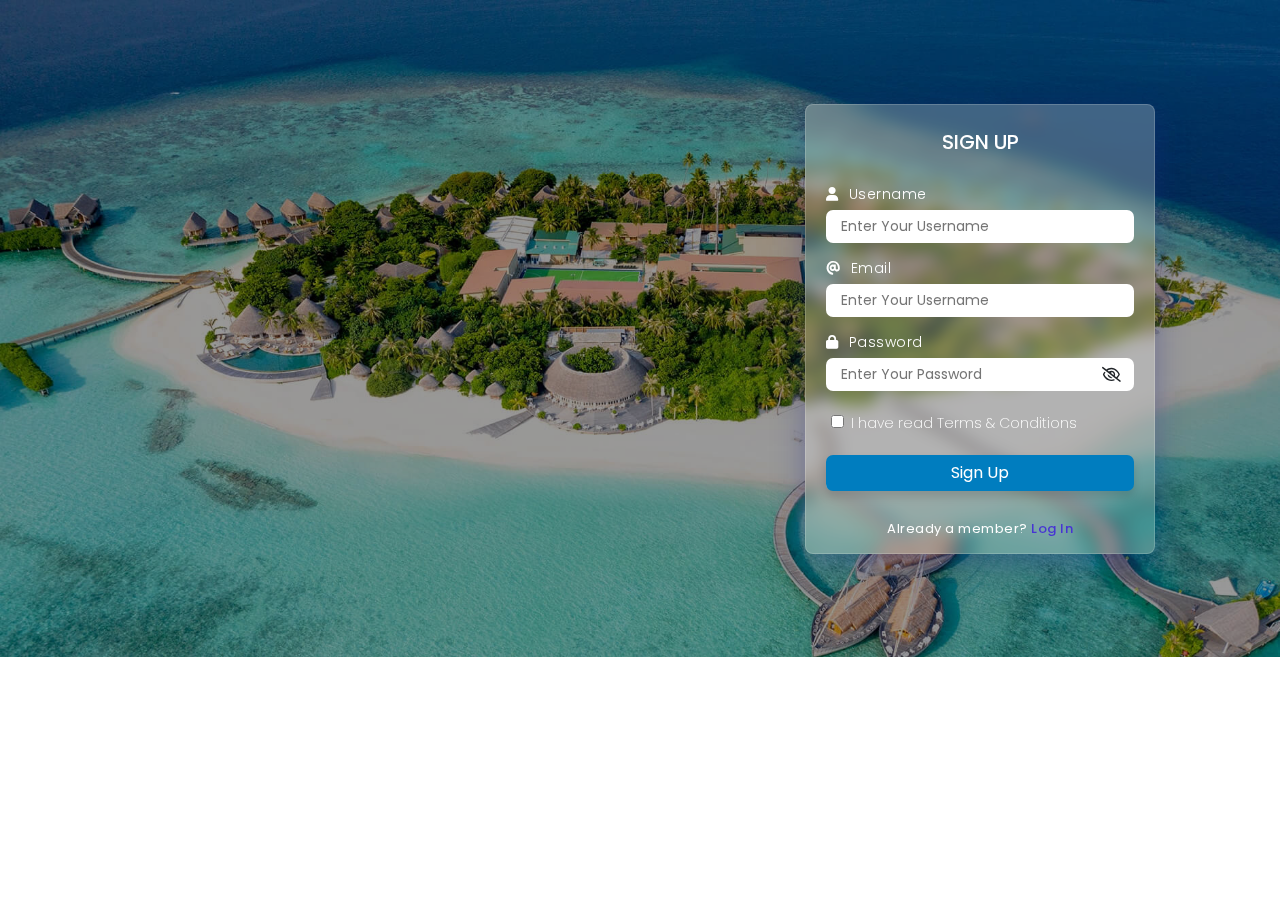
<file: signup.html>
<!DOCTYPE html>
<html lang="en">

<head>
    <meta charset="UTF-8">
    <meta http-equiv="X-UA-Compatible" content="IE=edge">
    <meta name="viewport" content="width=device-width, initial-scale=1.0">
    <title>Travelex - A Travel Booking Agency</title>

    <!-- Favicon -->
    <link rel="shortcut icon" href="Images/favicon.png" type="image/x-icon">

    <!-- icons -->
    <link rel="stylesheet" href="/Css/all.min.css">

    <!-- Bootstrap -->
    <link href="https://cdn.jsdelivr.net/npm/bootstrap@5.0.2/dist/css/bootstrap.min.css" rel="stylesheet"
        integrity="sha384-EVSTQN3/azprG1Anm3QDgpJLIm9Nao0Yz1ztcQTwFspd3yD65VohhpuuCOmLASjC" crossorigin="anonymous">
    
    <link rel="stylesheet" href="/Css/animate.min.css">

    <link rel="stylesheet" href="https://cdn.jsdelivr.net/npm/bootstrap-icons@1.3.0/font/bootstrap-icons.css" />
    <link rel="stylesheet" href="https://stackpath.bootstrapcdn.com/bootstrap/4.3.1/css/bootstrap.min.css"
        integrity="sha384-ggOyR0iXCbMQv3Xipma34MD+dH/1fQ784/j6cY/iJTQUOhcWr7x9JvoRxT2MZw1T" crossorigin="anonymous">

    <!-- Style -->
    <link rel="stylesheet" href="./Css/style.css">

</head>

<body class="">
    <!-- loader -->
    <!-- <div class="loader-main" id="loader">
        <img src="../Images/loader.gif" alt="">
    </div> -->
    <!-- animate__animated animate__zoomIn animate__delay-1s -->
    <!-- loader -->

    <div class="signUp_main">
        <form action="" id="form">
            <div class="overlay"></div>
            <div class="login-bg">
                <h3>SIGN UP</h3>
                <div class="email-sec">
                    <label for=""><i class="fa-solid fa-user label-icon"></i>Username</label>
                    <input type="text" name="" id="username" placeholder="Enter Your Username">
                </div>
                <div class="email-sec">
                    <label for=""><i class="fa-solid fa-at label-icon"></i>Email</label>
                    <input type="email" name="" id="username" placeholder="Enter Your Username">
                </div>
                <div class="email-sec">
                    <label for=""><i class="fa-solid fa-lock label-icon"></i>Password</label>
                    <input type="password" name="password" id="password" placeholder="Enter Your Password">
                    <i class="fa-regular fa-eye-slash" id="togglePassword"></i>
                </div>
                <div class="form-check">
                    <input class="form-check-input" type="checkbox" value="" id="hobbys">
                    <label class="form-check-label" for="flexCheckDefault">
                        I have read Terms & Conditions
                    </label>
                </div>
                <div class="login-btn-main">
                    <a href="./Pages/index.html"
                        class="login-btn d-flex align-items-center justify-content-center position-relative">Sign Up</a>
                </div>
                <div class="already-account">
                    Already a member?
                    <a href="login.html">Log In</a>
                </div>
            </div>
        </form>
    </div>

    <!-- Bootstrap -->
    <script src="https://cdn.jsdelivr.net/npm/bootstrap@5.0.2/dist/js/bootstrap.bundle.min.js"
        integrity="sha384-MrcW6ZMFYlzcLA8Nl+NtUVF0sA7MsXsP1UyJoMp4YLEuNSfAP+JcXn/tWtIaxVXM"
        crossorigin="anonymous"></script>

    <!-- jQuery -->
    <script src="./Js/jquery-3.6.0.min.js"></script>

    <!-- js -->
    <script src="./Js/custom.js"></script>

</body>

</html>
</file>
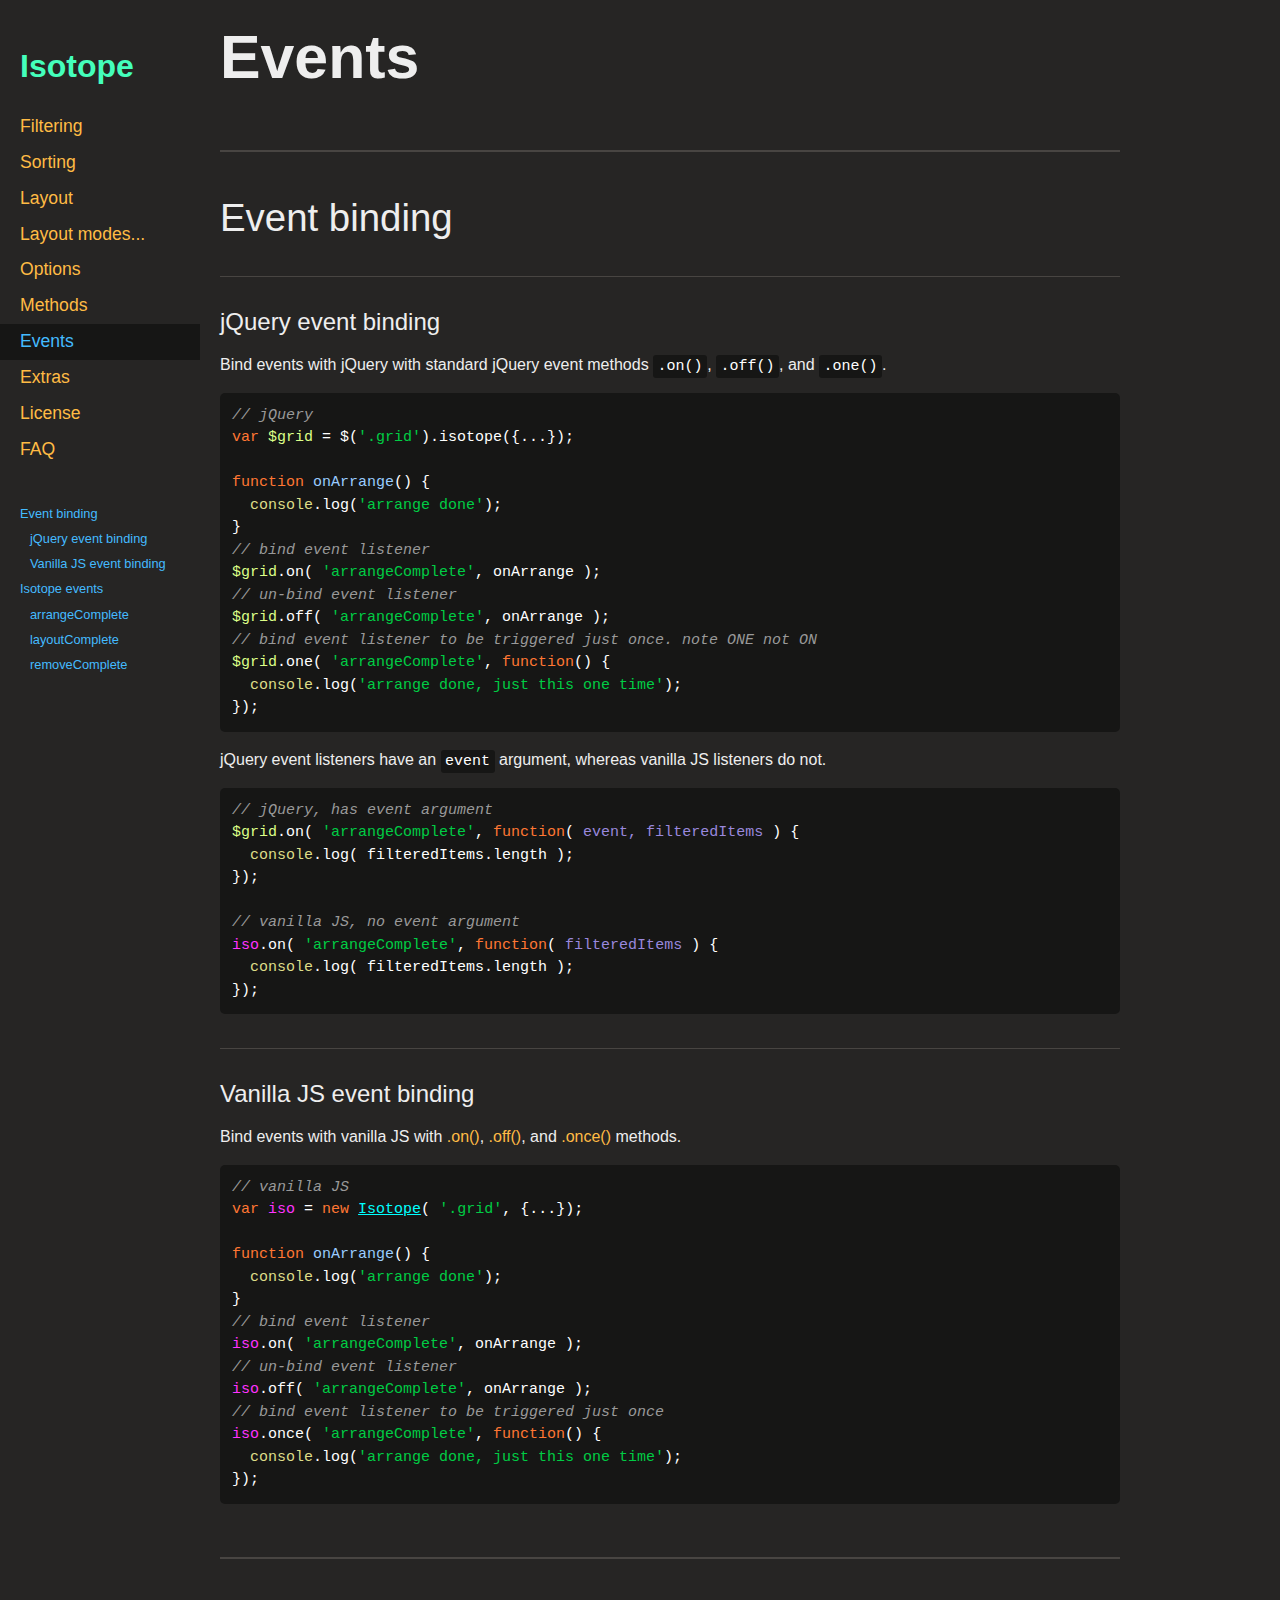
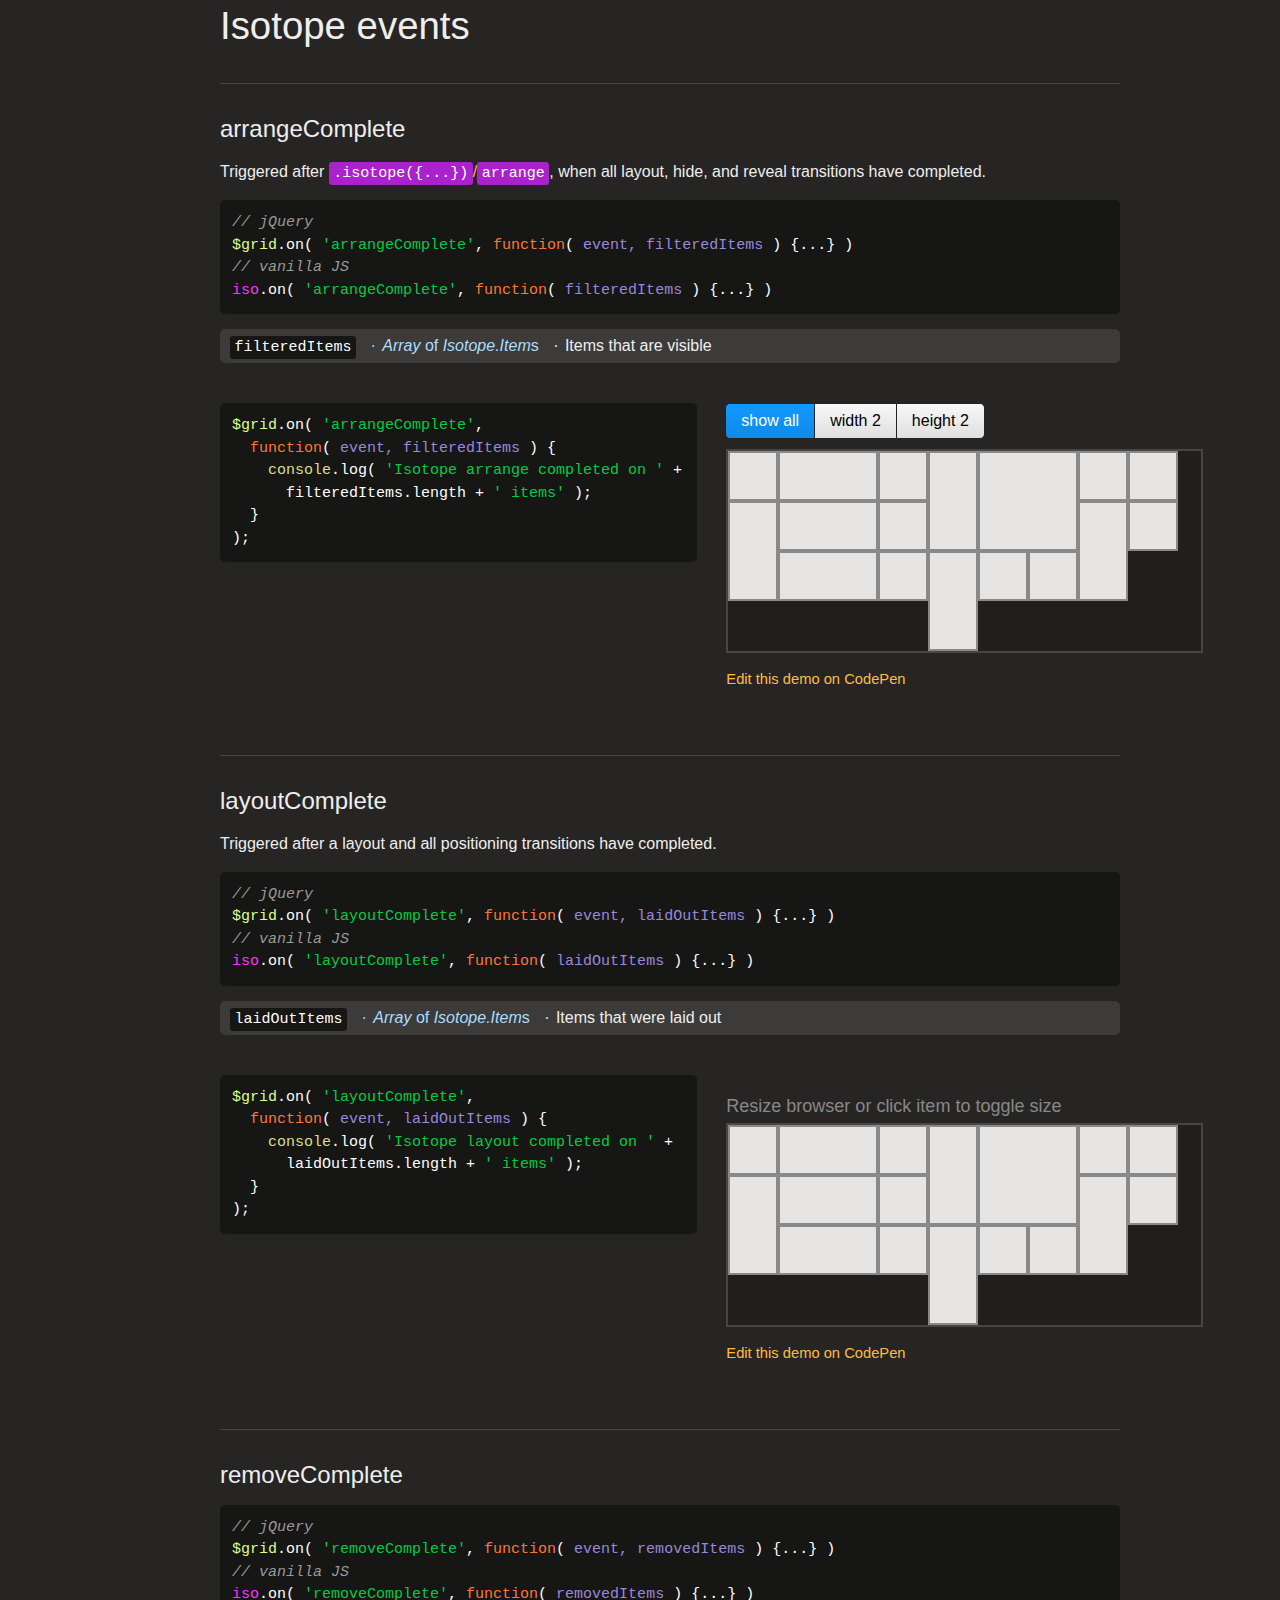
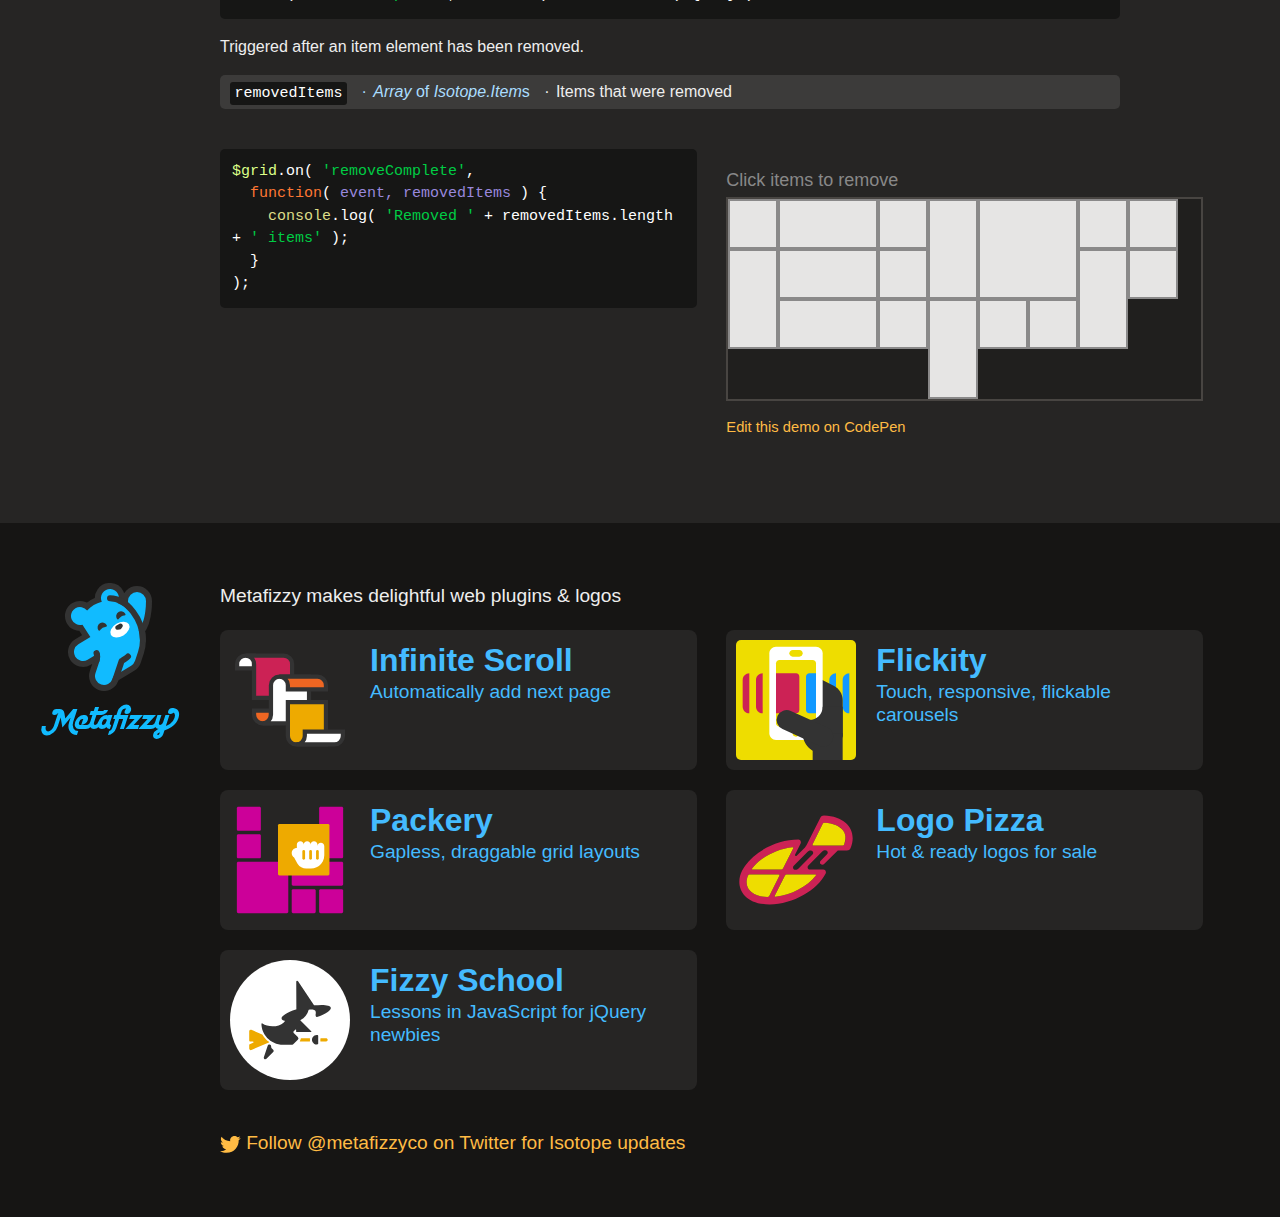
<file: isotope-docs/events.html>
<!doctype html>
<html class="export" lang="en">
<head>
  <meta charset="utf-8">
  <meta name="viewport" content="width=device-width">
  <meta name="description" content="Filter &amp; sort magical layouts">

  <title>Isotope &#xB7; Events</title>

    <!-- Isotope does not require any CSS files -->
    <link rel="stylesheet" href="css/isotope-docs.css?6" media="screen">

  <meta name="twitter:card" content="summary">
  <meta name="twitter:site" content="@metafizzyco">
  <meta name="twitter:url" content="https://isotope.metafizzy.co/events.html">
  <meta name="twitter:title" content="Isotope Events">
  <meta name="twitter:description" content="Filter &amp; sort magical layouts">

</head>
<body class="page--events">


  <div class="nav">
    <h1 class="nav__title"><a href=".">Isotope</a></h1>
  
    <ol class="site-nav">
      <li class="site-nav__item site-nav__item--filtering">
        <a class="site-nav__item__link" href="filtering.html">Filtering</a></li>
      <li class="site-nav__item site-nav__item--sorting">
        <a class="site-nav__item__link" href="sorting.html">Sorting</a></li>
      <li class="site-nav__item site-nav__item--layout ">
        <a class="site-nav__item__link" href="layout.html">Layout</a>
      </li>
      <li class="site-nav__item site-nav__item--layout-modes sub-nav-parent">
        <a class="site-nav__item__link" href="layout-modes.html">Layout modes</a>
        <ul class="sub-nav">
            <li class="sub-nav__item sub-nav__item--masonry">
              <a class="sub-nav__item__link" href="layout-modes/masonry.html">masonry</a></li>
            <li class="sub-nav__item sub-nav__item--fitrows">
              <a class="sub-nav__item__link" href="layout-modes/fitrows.html">fitRows</a></li>
            <li class="sub-nav__item sub-nav__item--vertical">
              <a class="sub-nav__item__link" href="layout-modes/vertical.html">vertical</a></li>
            <li class="sub-nav__item sub-nav__item--packery">
              <a class="sub-nav__item__link" href="layout-modes/packery.html">packery</a></li>
            <li class="sub-nav__item sub-nav__item--cellsbyrow">
              <a class="sub-nav__item__link" href="layout-modes/cellsbyrow.html">cellsByRow</a></li>
            <li class="sub-nav__item sub-nav__item--masonryhorizontal">
              <a class="sub-nav__item__link" href="layout-modes/masonryhorizontal.html">masonryHorizontal</a></li>
            <li class="sub-nav__item sub-nav__item--fitcolumns">
              <a class="sub-nav__item__link" href="layout-modes/fitcolumns.html">fitColumns</a></li>
            <li class="sub-nav__item sub-nav__item--cellsbycolumn">
              <a class="sub-nav__item__link" href="layout-modes/cellsbycolumn.html">cellsByColumn</a></li>
            <li class="sub-nav__item sub-nav__item--horiz">
              <a class="sub-nav__item__link" href="layout-modes/horiz.html">horiz</a></li>
        </ul>
      </li>
      <li class="site-nav__item site-nav__item--options">
        <a class="site-nav__item__link" href="options.html">Options</a></li>
      <li class="site-nav__item site-nav__item--methods">
        <a class="site-nav__item__link" href="methods.html">Methods</a></li>
      <li class="site-nav__item site-nav__item--events">
        <a class="site-nav__item__link" href="events.html">Events</a></li>
      <li class="site-nav__item site-nav__item--extras">
        <a class="site-nav__item__link" href="extras.html">Extras</a></li>
      <li class="site-nav__item site-nav__item--license">
        <a class="site-nav__item__link" href="license.html">License</a></li>
      <li class="site-nav__item site-nav__item--faq">
        <a class="site-nav__item__link" href="faq.html">FAQ</a></li>
    </ol>
  
    <ul class="page-nav" data-js="page-nav">
<li class="page-nav__item page-nav__item--h2"><a href="#event-binding">Event binding</a></li>
<li class="page-nav__item page-nav__item--h3"><a href="#jquery-event-binding">jQuery event binding</a></li>
<li class="page-nav__item page-nav__item--h3"><a href="#vanilla-js-event-binding">Vanilla JS event binding</a></li>
<li class="page-nav__item page-nav__item--h2"><a href="#isotope-events">Isotope events</a></li>
<li class="page-nav__item page-nav__item--h3"><a href="#arrangecomplete">arrangeComplete</a></li>
<li class="page-nav__item page-nav__item--h3"><a href="#layoutcomplete">layoutComplete</a></li>
<li class="page-nav__item page-nav__item--h3"><a href="#removecomplete">removeComplete</a></li>
</ul>
  </div>


  <div id="content" class="main">
    <div class="container">
        <h1>Events</h1>



<h2 id="event-binding">Event binding</h2>


<h3 id="jquery-event-binding">jQuery event binding</h3>


<p>Bind events with jQuery with standard jQuery event methods <code>.on()</code>, <code>.off()</code>, and <code>.one()</code>.</p>

<pre><code class="js"><span class="comment">// jQuery</span>
<span class="keyword">var</span> <span class="jquery_var">$grid</span> = $(<span class="string">&apos;.grid&apos;</span>).isotope({...});

<span class="function"><span class="keyword">function</span> <span class="title">onArrange</span>(<span class="params"></span>) </span>{
  <span class="built_in">console</span>.log(<span class="string">&apos;arrange done&apos;</span>);
}
<span class="comment">// bind event listener</span>
<span class="jquery_var">$grid</span>.on( <span class="string">&apos;arrangeComplete&apos;</span>, onArrange );
<span class="comment">// un-bind event listener</span>
<span class="jquery_var">$grid</span>.off( <span class="string">&apos;arrangeComplete&apos;</span>, onArrange );
<span class="comment">// bind event listener to be triggered just once. note ONE not ON</span>
<span class="jquery_var">$grid</span>.one( <span class="string">&apos;arrangeComplete&apos;</span>, <span class="function"><span class="keyword">function</span>(<span class="params"></span>) </span>{
  <span class="built_in">console</span>.log(<span class="string">&apos;arrange done, just this one time&apos;</span>);
});
</code></pre>

<p>jQuery event listeners have an <code>event</code> argument, whereas vanilla JS listeners do not.</p>

<pre><code class="js"><span class="comment">// jQuery, has event argument</span>
<span class="jquery_var">$grid</span>.on( <span class="string">&apos;arrangeComplete&apos;</span>, <span class="function"><span class="keyword">function</span>(<span class="params"> event, filteredItems </span>) </span>{
  <span class="built_in">console</span>.log( filteredItems.length );
});

<span class="comment">// vanilla JS, no event argument</span>
<span class="isotope_var">iso</span>.on( <span class="string">&apos;arrangeComplete&apos;</span>, <span class="function"><span class="keyword">function</span>(<span class="params"> filteredItems </span>) </span>{
  <span class="built_in">console</span>.log( filteredItems.length );
});
</code></pre>


<h3 id="vanilla-js-event-binding">Vanilla JS event binding</h3>

<p>Bind events with vanilla JS with <a href="methods.html#on">.on()</a>, <a href="methods.html#off">.off()</a>, and <a href="methods.html#once">.once()</a> methods.</p>

<pre><code class="js"><span class="comment">// vanilla JS</span>
<span class="keyword">var</span> <span class="isotope_var">iso</span> = <span class="keyword">new</span> <span class="isotope_keyword">Isotope</span>( <span class="string">&apos;.grid&apos;</span>, {...});

<span class="function"><span class="keyword">function</span> <span class="title">onArrange</span>(<span class="params"></span>) </span>{
  <span class="built_in">console</span>.log(<span class="string">&apos;arrange done&apos;</span>);
}
<span class="comment">// bind event listener</span>
<span class="isotope_var">iso</span>.on( <span class="string">&apos;arrangeComplete&apos;</span>, onArrange );
<span class="comment">// un-bind event listener</span>
<span class="isotope_var">iso</span>.off( <span class="string">&apos;arrangeComplete&apos;</span>, onArrange );
<span class="comment">// bind event listener to be triggered just once</span>
<span class="isotope_var">iso</span>.once( <span class="string">&apos;arrangeComplete&apos;</span>, <span class="function"><span class="keyword">function</span>(<span class="params"></span>) </span>{
  <span class="built_in">console</span>.log(<span class="string">&apos;arrange done, just this one time&apos;</span>);
});
</code></pre>


<h2 id="isotope-events">Isotope events</h2>


<h3 id="arrangecomplete">arrangeComplete</h3>

<p>Triggered after <a href="methods.html#arrange-isotope"><code>.isotope({...})</code>/<code>arrange</code></a>, when all layout, hide, and reveal transitions have completed.</p>

<pre><code class="js"><span class="comment">// jQuery</span>
<span class="jquery_var">$grid</span>.on( <span class="string">&apos;arrangeComplete&apos;</span>, <span class="function"><span class="keyword">function</span>(<span class="params"> event, filteredItems </span>) </span>{...} )
<span class="comment">// vanilla JS</span>
<span class="isotope_var">iso</span>.on( <span class="string">&apos;arrangeComplete&apos;</span>, <span class="function"><span class="keyword">function</span>(<span class="params"> filteredItems </span>) </span>{...} )
</code></pre>

<p class="variable">
  <code class="variable__code">filteredItems</code>
  <span class="variable__type"><i>Array</i> of <i>Isotope.Item</i>s</span>
  <span class="variable__description">Items that are visible</span>
</p>

<div class="duo example">
  <div class="duo__cell example__code">
<pre><code class="js"><span class="jquery_var">$grid</span>.on( <span class="string">&apos;arrangeComplete&apos;</span>,
  <span class="function"><span class="keyword">function</span>(<span class="params"> event, filteredItems </span>) </span>{
    <span class="built_in">console</span>.log( <span class="string">&apos;Isotope arrange completed on &apos;</span> +
      filteredItems.length + <span class="string">&apos; items&apos;</span> );
  }
);
</code></pre>
  </div>
  <div class="duo__cell example__demo" data-js="arrange-complete">
    <div class="button-group js-radio-button-group">
      <button class="button is-checked" data-filter="*">show all</button>
      <button class="button" data-filter=".grid-item--width2">width 2</button>
      <button class="button" data-filter=".grid-item--height2">height 2</button>
    </div>
    <div class="grid">
      <div class="grid-item"></div>
      <div class="grid-item grid-item--width2"></div>
      <div class="grid-item"></div>
      <div class="grid-item grid-item--height2"></div>
      <div class="grid-item grid-item--width2 grid-item--height2"></div>
      <div class="grid-item"></div>
      <div class="grid-item"></div>
      <div class="grid-item grid-item--height2"></div>
      <div class="grid-item grid-item--width2"></div>
      <div class="grid-item"></div>
      <div class="grid-item grid-item--height2"></div>
      <div class="grid-item"></div>
      <div class="grid-item grid-item--width2"></div>
      <div class="grid-item"></div>
      <div class="grid-item grid-item--height2"></div>
      <div class="grid-item"></div>
      <div class="grid-item"></div>
    </div>
    <p class="edit-demo">
        <a href="https://codepen.io/desandro/pen/pvXxRN">Edit this demo on CodePen</a>
    </p>
  </div>
</div>


<h3 id="layoutcomplete">layoutComplete</h3>

<p>Triggered after a layout and all positioning transitions have completed.</p>


<pre><code class="js"><span class="comment">// jQuery</span>
<span class="jquery_var">$grid</span>.on( <span class="string">&apos;layoutComplete&apos;</span>, <span class="function"><span class="keyword">function</span>(<span class="params"> event, laidOutItems </span>) </span>{...} )
<span class="comment">// vanilla JS</span>
<span class="isotope_var">iso</span>.on( <span class="string">&apos;layoutComplete&apos;</span>, <span class="function"><span class="keyword">function</span>(<span class="params"> laidOutItems </span>) </span>{...} )
</code></pre>

<p class="variable">
  <code class="variable__code">laidOutItems</code>
  <span class="variable__type"><i>Array</i> of <i>Isotope.Item</i>s</span>
  <span class="variable__description">Items that were laid out</span>
</p>

<div class="duo example">
  <div class="duo__cell example__code">
<pre><code class="js"><span class="jquery_var">$grid</span>.on( <span class="string">&apos;layoutComplete&apos;</span>,
  <span class="function"><span class="keyword">function</span>(<span class="params"> event, laidOutItems </span>) </span>{
    <span class="built_in">console</span>.log( <span class="string">&apos;Isotope layout completed on &apos;</span> +
      laidOutItems.length + <span class="string">&apos; items&apos;</span> );
  }
);
</code></pre>
  </div>
  <div class="duo__cell example__demo" data-js="layout-complete">
    <p class="instruction">Resize browser or click item to toggle size</p>
    <div class="grid  grid--clickable">
      <div class="grid-item"></div>
      <div class="grid-item grid-item--width2"></div>
      <div class="grid-item"></div>
      <div class="grid-item grid-item--height2"></div>
      <div class="grid-item grid-item--width2 grid-item--height2"></div>
      <div class="grid-item"></div>
      <div class="grid-item"></div>
      <div class="grid-item grid-item--height2"></div>
      <div class="grid-item grid-item--width2"></div>
      <div class="grid-item"></div>
      <div class="grid-item grid-item--height2"></div>
      <div class="grid-item"></div>
      <div class="grid-item grid-item--width2"></div>
      <div class="grid-item"></div>
      <div class="grid-item grid-item--height2"></div>
      <div class="grid-item"></div>
      <div class="grid-item"></div>
    </div>
    <p class="edit-demo">
        <a href="https://codepen.io/desandro/pen/scajv">Edit this demo on CodePen</a>
    </p>
  </div>
</div>


<h3 id="removecomplete">removeComplete</h3>

<pre><code class="js"><span class="comment">// jQuery</span>
<span class="jquery_var">$grid</span>.on( <span class="string">&apos;removeComplete&apos;</span>, <span class="function"><span class="keyword">function</span>(<span class="params"> event, removedItems </span>) </span>{...} )
<span class="comment">// vanilla JS</span>
<span class="isotope_var">iso</span>.on( <span class="string">&apos;removeComplete&apos;</span>, <span class="function"><span class="keyword">function</span>(<span class="params"> removedItems </span>) </span>{...} )
</code></pre>

<p>Triggered after an item element has been removed.</p>

<p class="variable">
  <code class="variable__code">removedItems</code>
  <span class="variable__type"><i>Array</i> of <i>Isotope.Item</i>s</span>
  <span class="variable__description">Items that were removed</span>
</p>

<div class="duo example">
  <div class="duo__cell example__code">
<pre><code class="js"><span class="jquery_var">$grid</span>.on( <span class="string">&apos;removeComplete&apos;</span>,
  <span class="function"><span class="keyword">function</span>(<span class="params"> event, removedItems </span>) </span>{
    <span class="built_in">console</span>.log( <span class="string">&apos;Removed &apos;</span> + removedItems.length + <span class="string">&apos; items&apos;</span> );
  }
);
</code></pre>
  </div>
  <div class="duo__cell example__demo" data-js="remove-complete">
    <p class="instruction">Click items to remove</p>
    <div class="grid grid--clickable">
      <div class="grid-item"></div>
      <div class="grid-item grid-item--width2"></div>
      <div class="grid-item"></div>
      <div class="grid-item grid-item--height2"></div>
      <div class="grid-item grid-item--width2 grid-item--height2"></div>
      <div class="grid-item"></div>
      <div class="grid-item"></div>
      <div class="grid-item grid-item--height2"></div>
      <div class="grid-item grid-item--width2"></div>
      <div class="grid-item"></div>
      <div class="grid-item grid-item--height2"></div>
      <div class="grid-item"></div>
      <div class="grid-item grid-item--width2"></div>
      <div class="grid-item"></div>
      <div class="grid-item grid-item--height2"></div>
      <div class="grid-item"></div>
      <div class="grid-item"></div>
    </div>
    <p class="edit-demo">
        <a href="https://codepen.io/desandro/pen/wErky">Edit this demo on CodePen</a>
    </p>
  </div>
</div>


<div class="notification" data-js="notification"></div>

    </div>
  </div>

  <footer class="site-footer">
  
    <div class="container">
  
      <p class="site-footer__copy">Metafizzy makes delightful web plugins &amp; logos</p>
  
      <div class="showcase">
      
        <ul class="showcase-item-list">
      
            <li class="showcase-item">
              <a class="showcase-item__link" href="https://infinite-scroll.com">
                <div class="showcase-item__image">
                    <svg class="infinite-scroll-illo" xmlns="http://www.w3.org/2000/svg" viewbox="0 0 520 520" width="200" height="200">
                      <path class="infinite-scroll-illo__page infinite-scroll-illo__page--back" d="M90,110H10V90c0-22,18-40,40-40h40V110z"/>
                      <path class="infinite-scroll-illo__page infinite-scroll-illo__page--front1" d="M270,90L270,90c0-22-18-40-40-40h0H50h0c22,0,40,18,40,40v0v0v160h180V90z"/>
                      <path class="infinite-scroll-illo__page infinite-scroll-illo__page--front2" d="M170,330v-20H90v20v0c0,22,18,40,40,40h0h40V330z"/>
                      <path class="infinite-scroll-illo__page infinite-scroll-illo__page--back" d="M350,150H210c-22,0-40,18-40,40v140v0c0,22-18,40-40,40h0h220V150z"/>
                      <path class="infinite-scroll-illo__page infinite-scroll-illo__page--front3" d="M430,470V270H250v160c0,22,18,40,40,40H430z"/>
                      <path class="infinite-scroll-illo__page infinite-scroll-illo__page--front2" d="M250,190v20h180v-20c0-22-18-40-40-40H210h0C232,150,250,168,250,190L250,190z"/>
                      <path class="infinite-scroll-illo__page infinite-scroll-illo__page--back" d="M330,410v20v0c0,22-18,40-40,40h0h180c22,0,40-18,40-40v-20H330z"/>
                    </svg>
                </div>
                <div class="showcase-item__text">
                  <h3 class="showcase-item__title">Infinite Scroll</h3>
                  <p class="showcase-item__description">Automatically add next page</p>
                </div>
              </a>
            </li>
      
            <li class="showcase-item">
              <a class="showcase-item__link" href="https://flickity.metafizzy.co">
                <div class="showcase-item__image">
                    <svg class="flickity-illo" xmlns="http://www.w3.org/2000/svg" viewbox="0 0 360 360" width="100" height="100">
                      <path class="flickity-illo__color1" fill="#19F" d="M300 220L300 220c-11 0-20-9-20-20v-80c0-11 9-20 20-20h0V220z"/>
                      <path class="flickity-illo__color1" fill="#19F" d="M340 220L340 220c-11 0-20-9-20-20v-80c0-11 9-20 20-20h0V220z"/>
                      <path class="flickity-illo__color2" fill="#333" d="M320 290V180c0-18-10-35-27-43L240 110v180H320z"/>
                      <path class="flickity-illo__color3" fill="white" d="M240 300H120c-11 0-20-9-20-20V40c0-11 9-20 20-20h120c11 0 20 9 20 20v240C260 291 251 300 240 300z"/>
                      <path class="flickity-illo__color4" fill="#ED0" d="M230 260H130c-6 0-10-5-10-10V70c0-6 5-10 10-10h100c6 0 10 5 10 10v180 C240 256 236 260 230 260z"/>
                      <path class="flickity-illo__color2" fill="#333" d="M260 200h60v81c0 32-26 59-59 59h0c-34 0-61-27-61-61V240h20 C242 240 260 222 260 200L260 200z"/>
                      <path class="flickity-illo__color5" fill="#C25" d="M180 220h-60V100h60c6 0 10 5 10 10v100C190 216 186 220 180 220z"/>
                      <path class="flickity-illo__color1" fill="#19F" d="M240 220h-20c-6 0-10-5-10-10V110c0-6 5-10 10-10h20V220z"/>
                      <rect class="flickity-illo__color2" fill="#333" x="230" y="280" width="90" height="80"/>
                      <circle class="flickity-illo__color4" fill="#ED0" cx="180" cy="280" r="10"/>
                      <line class="flickity-illo__thumb" stroke="#333" stroke-width="60" stroke-linecap="round" x1="262" y1="290" x2="152" y2="240"/>
                      <path class="flickity-illo__color4" fill="#ED0" d="M190 50h-20c-6 0-10-5-10-10v0c0-6 5-10 10-10h20c6 0 10 5 10 10v0C200 46 196 50 190 50z"/>
                      <path class="flickity-illo__color5" fill="#C25" d="M80 220L80 220c-11 0-20-9-20-20v-80c0-11 9-20 20-20h0V220z"/>
                      <path class="flickity-illo__color5" fill="#C25" d="M40 220L40 220c-11 0-20-9-20-20v-80c0-11 9-20 20-20h0V220z"/>
                    </svg>
                </div>
                <div class="showcase-item__text">
                  <h3 class="showcase-item__title">Flickity</h3>
                  <p class="showcase-item__description">Touch, responsive, flickable carousels</p>
                </div>
              </a>
            </li>
      
            <li class="showcase-item">
              <a class="showcase-item__link" href="https://packery.metafizzy.co">
                <div class="showcase-item__image">
                    <svg class="packery-illo" xmlns="http://www.w3.org/2000/svg" viewbox="0 0 700 700" width="100" height="100">
                      <path class="packery-illo__item" fill="#C09" d="M172 180H48c-4 0-8-4-8-8V48c0-4 4-8 8-8h124c4 0 8 4 8 8v124C180 176 176 180 172 180z"/>
                      <path class="packery-illo__item" fill="#C09" d="M172 340H48c-4 0-8-4-8-8V208c0-4 4-8 8-8h124c4 0 8 4 8 8v124C180 336 176 340 172 340z"/>
                      <path class="packery-illo__item" fill="#C09" d="M492 660H368c-4 0-8-4-8-8V528c0-4 4-8 8-8h124c4 0 8 4 8 8v124C500 656 496 660 492 660z"/>
                      <path class="packery-illo__item" fill="#C09" d="M652 660H528c-4 0-8-4-8-8V528c0-4 4-8 8-8h124c4 0 8 4 8 8v124C660 656 656 660 652 660z"/>
                      <path class="packery-illo__item" fill="#C09" d="M652 500H368c-4 0-8-4-8-8V368c0-4 4-8 8-8h284c4 0 8 4 8 8v124C660 496 656 500 652 500z"/>
                      <path class="packery-illo__item" fill="#C09" d="M332 660H48c-4 0-8-4-8-8V368c0-4 4-8 8-8h284c4 0 8 4 8 8v284C340 656 336 660 332 660z"/>
                      <path class="packery-illo__item" fill="#C09" d="M652 340H528c-4 0-8-4-8-8V48c0-4 4-8 8-8h124c4 0 8 4 8 8v284C660 336 656 340 652 340z"/>
                      <path class="packery-illo__draggie" fill="#EA0" d="M572 440H288c-4 0-8-4-8-8V148c0-4 4-8 8-8h284c4 0 8 4 8 8v284C580 436 576 440 572 440z"/>
                      <g>
                        <path class="packery-illo__hand" fill="white" d="M530 250c-11 0-20 9-20 20v-10c0-11-9-20-20-20s-20 9-20 20c0-11-9-20-20-20s-20 9-20 20c0-11-9-20-20-20
                          s-20 9-20 20v20c-17 0-30 13-30 30c0 11 6 20 14 25l19 35c10 18 30 30 51 30h28
                          c43 0 78-35 78-78V270C550 259 541 250 530 250z"/>
                        <line class="packery-illo__hand-line" stroke="#EA0" fill="none" stroke-width="16" stroke-linecap="round" x1="430" y1="300" x2="430" y2="340"/>
                        <line class="packery-illo__hand-line" stroke="#EA0" fill="none" stroke-width="16" stroke-linecap="round" x1="470" y1="300" x2="470" y2="340"/>
                        <line class="packery-illo__hand-line" stroke="#EA0" fill="none" stroke-width="16" stroke-linecap="round" x1="510" y1="300" x2="510" y2="340"/>
                      </g>
                    </svg>
                </div>
                <div class="showcase-item__text">
                  <h3 class="showcase-item__title">Packery</h3>
                  <p class="showcase-item__description">Gapless, draggable grid layouts</p>
                </div>
              </a>
            </li>
      
            <li class="showcase-item">
              <a class="showcase-item__link" href="http://logo.pizza">
                <div class="showcase-item__image">
                    <svg class="logo-pizza-illo" xmlns="http://www.w3.org/2000/svg" viewbox="0 0 700 700" width="100" height="100">
                      <path class="logo-pizza-illo__outline" fill="#C25" d="M513 91c-9-0-17 5-21 12l-80 160c-3 5-6 10-11 15l-47 47
                        c-5 5-12-1-9-7l32-64c5-11-2-23-14-23h-0c-121 0-268 70-327 180
                        C-9 497 35 609 196 609c138 0 279-85 327-180v0c5-11-2-23-14-23h-77c-13 0-19-15-10-24
                        l81-81c5-5 11-8 18-8l0 0c13 0 19 15 10 24L494 354c-6 6-6 14 0 20c3 3 6 4 10 4
                        c4 0 7-1 10-4l80-80h53c9 0 17-5 21-13C707 190 656 97 513 91z M334 281l-59 117
                        c-2 5-7 8-13 8H97c-4 0-6-4-3-7c49-64 143-114 236-124C333 275 335 278 334 281z
                         M70 441c2-4 6-7 10-7h168c4 0 7 4 5 8l-59 118c-2 4-6 6-11 6
                        C106 565 38 521 70 441z M466 441c-49 64-143 114-236 124c-3 0-6-3-4-6l59-117
                        c2-5 7-8 13-8h166C466 434 468 438 466 441z M446 318l-81 81c-5 5-11 8-18 8l0 0
                        c-13 0-19-15-10-24l81-81c5-5 11-8 18-8l0 0C449 294 455 309 446 318z M447 258L506 139
                        c2-4 6-7 11-6c101 7 140 60 114 126c-2 4-6 7-10 7H452C448 266 445 262 447 258z"/>
                      <path class="logo-pizza-illo__slice" fill="#ED0" d="M334 281l-59 117c-2 5-7 8-13 8H97c-4 0-6-4-3-7
                        c49-64 143-114 236-124C333 275 335 278 334 281z"/>
                      <path class="logo-pizza-illo__slice" fill="#ED0" d="M70 441c2-4 6-7 10-7h168c4 0 7 4 5 8l-59 118c-2 4-6 6-11 6
                        C106 565 38 521 70 441z"/>
                      <path class="logo-pizza-illo__slice" fill="#ED0" d="M466 441c-49 64-143 114-236 124c-3 0-6-3-4-6l59-117
                        c2-5 7-8 13-8h166C466 434 468 438 466 441z"/>
                      <path class="logo-pizza-illo__slice" fill="#ED0" d="M447 258L506 139c2-4 6-7 11-6c101 7 140 60 114 126c-2 4-6 7-10 7H452
                        C448 266 445 262 447 258z"/>
                    </svg>
                </div>
                <div class="showcase-item__text">
                  <h3 class="showcase-item__title">Logo Pizza</h3>
                  <p class="showcase-item__description">Hot &amp; ready logos for sale</p>
                </div>
              </a>
            </li>
      
            <li class="showcase-item">
              <a class="showcase-item__link" href="http://fizzy.school">
                <div class="showcase-item__image">
                    <svg class="witchie-logo" xmlns="http://www.w3.org/2000/svg" viewbox="0 0 1000 1000" width="200" height="200">
                      <circle class="witchie-logo__moon" fill="white" cx="500" cy="500" r="500"/>
                      <path class="witchie-logo__broom" fill="#EA0" d="M582 675a35 35 0 0 0 8-20 3 3 0 0 1 3-2h71a3 3 0 0 1 3 3 59 59 0 0 0 0 20 3 3 0 0 1-3 3h-79A3 3 0 0 1 582 675Zm219 4a13 13 0 0 0 13-14c-1-7-7-12-14-12h-44a3 3 0 0 0-3 3v21a3 3 0 0 0 3 3ZM299 660a203 203 0 0 1-27-36 8 8 0 0 0-4-3L178 582a13 13 0 0 0-18 12v77a8 8 0 0 0 8 8h22a5 5 0 0 1 2 10L164 703a8 8 0 0 0-4 7v28a13 13 0 0 0 18 12l146-63a3 3 0 0 0 1-5A197 197 0 0 1 299 660Z"/>
                      <path class="witchie-logo__dress" fill="#333" d="M326 705h4a13 13 0 0 1 13 13v8a13 13 0 0 0 4 9l13 13a13 13 0 0 1 0 19l-56 56c-10 10-26-0-22-13L314 714A13 13 0 0 1 326 705Zm397-79c-27 0-47 26-37 54 3 7 11 16 17 19a42 42 0 0 0 19 5 38 38 0 0 0 7-1 8 8 0 0 0 6-8v-62a8 8 0 0 0-6-8 38 38 0 0 0-7-1M840 397c-3-15-33-23-77-23a521 521 0 0 0-59 4 5 5 0 0 1-5-2L567 177a8 8 0 0 0-7-4 8 8 0 0 0-8 8l1 227a5 5 0 0 1-4 5c-74 24-123 55-119 76 2 8 11 14 26 18a3 3 0 0 1 1 4l-11 11c-20 20-56 30-92 30-31 0-63-8-84-23a5 5 0 0 0-3-1 5 5 0 0 0-5 5c0 78 68 173 183 173h75a10 10 0 0 0 7-3l38-38a16 16 0 0 0 0-23l-34-34a10 10 0 0 1 0-14l15-15a3 3 0 0 1 5 2v15a5 5 0 0 0 5 5H674a4 4 0 0 0 3-7l-90-90a3 3 0 0 1 1-4c34-19 59-49 67-84a3 3 0 0 1 2-2c6-1 12-1 17-1 22 0 37 5 39 14 1 6 3 11 2 17-5 17 1 31 8 31a6 6 0 0 0 2-0C797 448 845 419 840 397Z"/>
                    </svg>
                </div>
                <div class="showcase-item__text">
                  <h3 class="showcase-item__title">Fizzy School</h3>
                  <p class="showcase-item__description">Lessons in JavaScript for jQuery newbies</p>
                </div>
              </a>
            </li>
      
        </ul> 
      
      </div>
  
      <p class="site-footer__copy">
        <a href="https://twitter.com/metafizzyco">
          <svg class="twitter-logo" xmlns="http://www.w3.org/2000/svg" viewbox="0 0 512 512" width="30" height="30">
            <path d="M512 97c-19 8-39 14-60 16 22-13 38-34 46-58-20 12-43 21-67 25-19-19-46-32-77-32-58 0-117 52-102 129-87-4-165-46-216-110-24 40-19 107 32 140-17 0-33-5-48-13v1c0 51 36 93 84 103-15 4-34 5-47 2 13 42 52 72 98 73-47 36-96 49-155 44 46 30 102 47 161 47 197 0 306-168 299-312 20-15 38-34 52-55z"/>
          </svg>
          Follow @metafizzyco on Twitter for Isotope updates
        </a>
      </p>
  
      <div class="mfzy-brand">
        <a class="mfzy-brand__link" href="https://metafizzy.co">
          <svg class="mfzy-logo" xmlns="http://www.w3.org/2000/svg" xmlns:xlink="http://www.w3.org/1999/xlink" viewbox="0 0 144 144" width="36" height="36">
            <title>Metafizzy logo</title>
            <defs>
              <path id="mfzy-logo__body" d="M 120 24 a 12 12 0 0 0-24 0 a 72 72 0 0 1 -1 11
                a 40 40 0 0 0 -13 -8.5 A 12 12 0 1 0 61.1 25.1 c -8 2 -14 6 -19.6 11.6 
                A 12 12 0 1 0 35.3 55.5 L 45.8 72.1 l -16 9.6 A 12 12 0 0 0 42.2 102.3
                L 58 92.8 a 20 20 0 0 1 -0.2 11.9 l -5.2 15.5 a 12 12 0 0 0 22.8 7.6
                l 1.1 -3.3 l 23.7 -14.2 a 12 12 0 0 0 5.2 -6.5 l 4 -12 A 50 50 0 0 0 111.9 76
                a 52 52 0 0 0 -1.6 -12.8 C 115 57 120 44 120 24Z"/>
              <path id="mfzy-logo__eye" d="M 0 6.5 a 6.5 6.5 0 0 1 13 0 c 0 3.5 -3 0.5 -6.5 0.5 s -6.5 3 -6.5 -0.5 Z"/>
              <clippath id="mfzy-logo__body-clip">
                <use xlink:href="#mfzy-logo__body"/>
              </clippath>
            </defs>
            <use class="mfzy-logo__body-outline" xlink:href="#mfzy-logo__body" fill="#333" stroke="#333" stroke-width="16"/>
            <use class="mfzy-logo__body-fill" xlink:href="#mfzy-logo__body"/>
            <g class="mfzy-logo__stripes" clip-path="url(#mfzy-logo__body-clip)">
              <rect fill="#E62" x="16" width="120" height="138"/>
              <path fill="#C25" d="M96 24L16 72V0h80v24z"/>
              <path fill="#EA0" d="M116 70L16 130v-26l95-57 5 23z"/>
              <path fill="#19F" d="M136 138H16v-8l120-72v80z"/>
            </g>
            <path class="mfzy-logo__cut-ins" stroke="#333" fill="none" stroke-linecap="round" stroke-linejoin="round" stroke-width="8" d="M 72 20.4 c 23 0 44 29 44 56
              M 54 103.4 a 16 16 0 0 0 0 -10
              M 96 98 c -2 2 -8 6 -8.5,6 l -8.4 25.1"/>
            <g transform="translate(53 57) rotate(-31)">
              <ellipse class="mfzy-logo__snout" cx="25" cy="21" rx="14" ry="9" fill="#FFF"/>
              <use class="mfzy-logo__feature" xlink:href="#mfzy-logo__eye" fill="#333"/>
              <use class="mfzy-logo__feature" xlink:href="#mfzy-logo__eye" fill="#333" transform="translate(29 0)"/>
              <path class="mfzy-logo__feature" d="M 28.6 14 a 3 3 0 0 1 1.3 5.6 l -2.6 1.2 a 3 3 0 0 1 -2.6 0
                l -2.6 -1.2 a 3 3 0 0 1 1.3 -5.6 Z" fill="#333"/>
            </g>
          </svg>
          <svg class="mfzy-wordmark" xmlns="http://www.w3.org/2000/svg" viewbox="0 0 280 80" fill="none" stroke="#333" width="140" height="40">
            <g transform="skewX(-18)">
              <path stroke-width="8" d="M38 20h6c4 0 7 2 9 6l9 18l12-24h2v22
              a20 22 0 0 0 20 22M48 22v28a12 15 0 0 1-24 0M98 44a6 6 0 0 0 0-12h-2
              a8 10 0 0 0 0 20h14a8 10 0 0 0 8-10M118 12v30a8 10 0 0 0 16 0M150 36
              q-4-4-8-4a8 10 0 1 0 8 10m0-14v14a8 10 0 0 0 8 10M184 20a9 9 0 0 0-18 0
              v34a8 10 0 0 1-8 10M158 32h24v24M190 32h18l-12 20h18M216 32h18l-12 20h18
              a8 10 0 0 0 8-10m0-14v14a8 10 0 0 0 16 0m0-14v38a6 6 0 0 1-12 0
              c0-12 32-8 32-32c0-10-6-16-15-16M108 24h24a6 6 0 0 0 6-6M102 38h-4"/>
              <g stroke-width="6">
                <circle cx="38" cy="22" r="3"/>
                <circle cx="182" cy="20" r="3"/>
                <circle cx="269" cy="20" r="3"/>
              </g>
            </g>
          </svg>
        </a>
      </div>
  
    </div>
  
  </footer>

<!-- Looking for isotope.js? Use isotope.pkgd.min.js -->
<!-- Isotope does NOT require jQuery. But it does make things easier -->
<script src="https://code.jquery.com/jquery-3.1.1.min.js"></script>
<script>window.jQuery || document.write('<script src="js/jquery.min.js"><\/script>')</script>

  <script src="js/isotope-docs.min.js?6"></script>


</body>
</html>
</file>
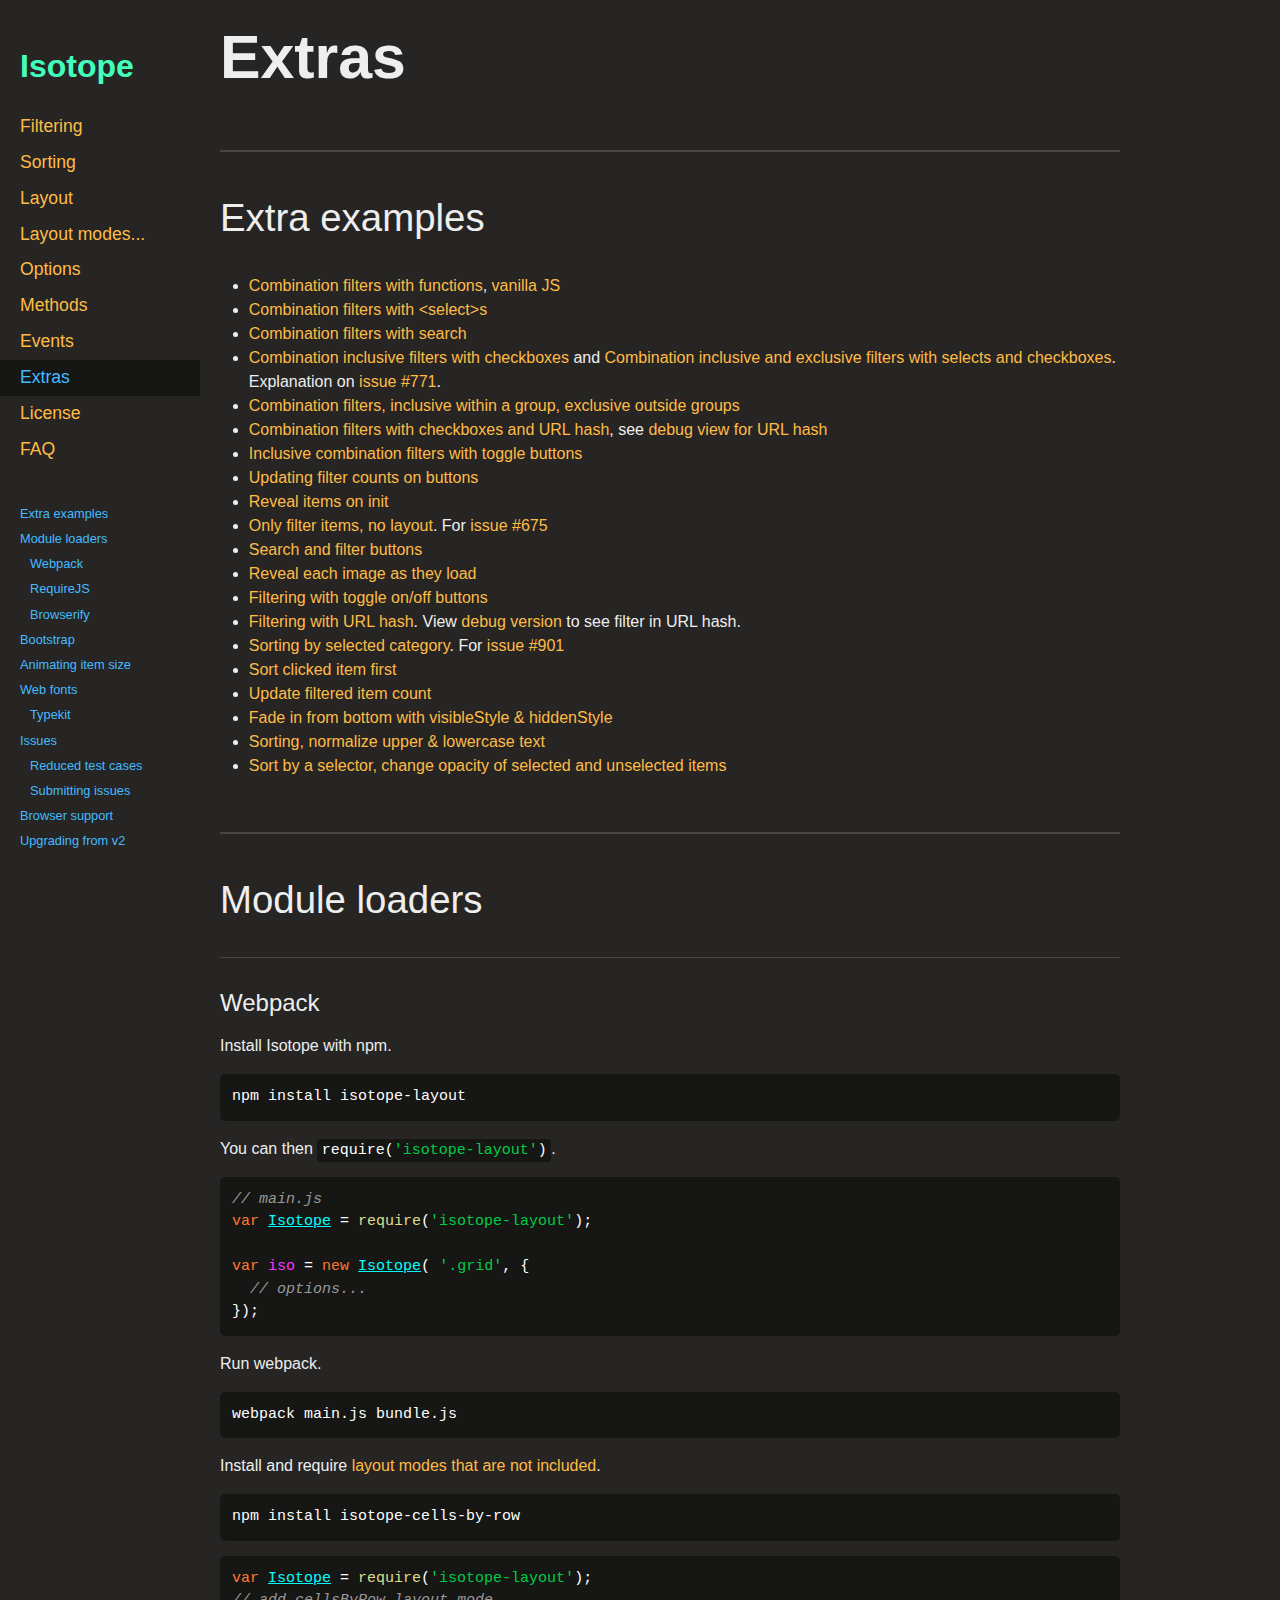
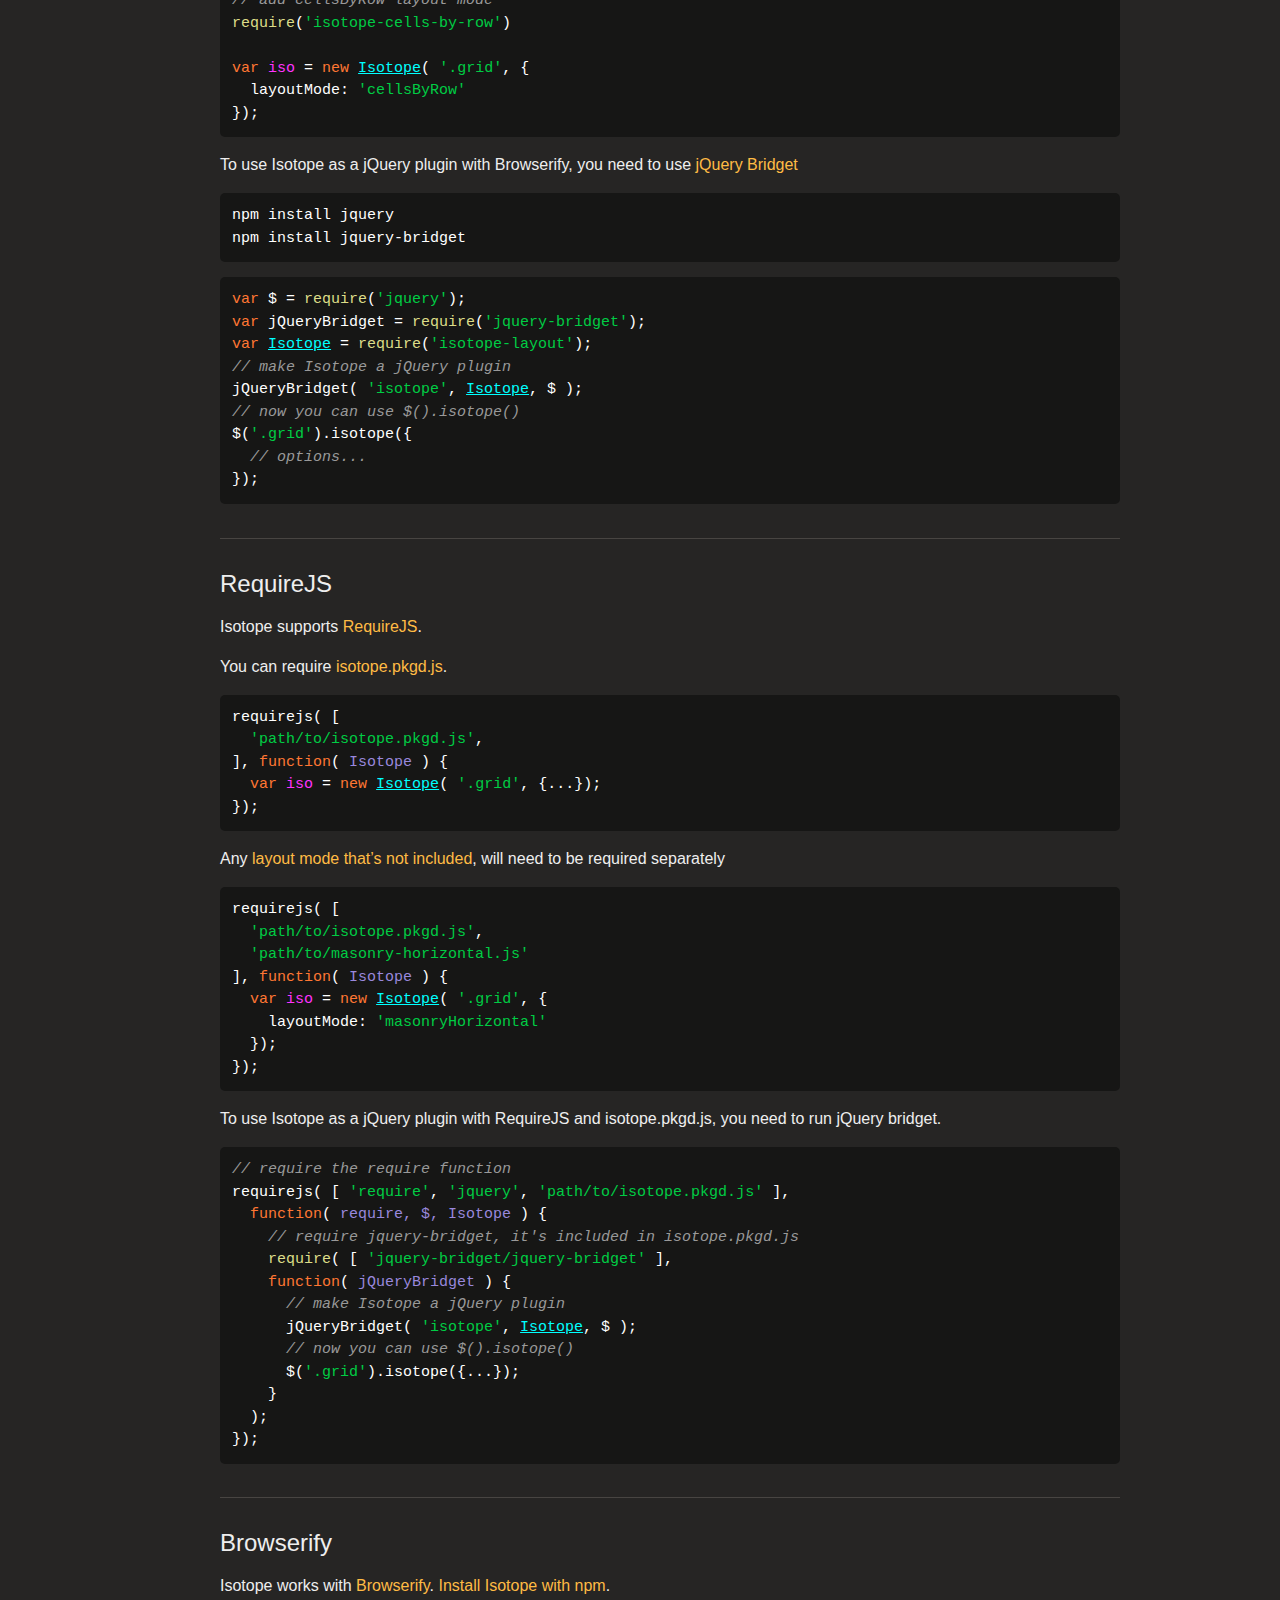
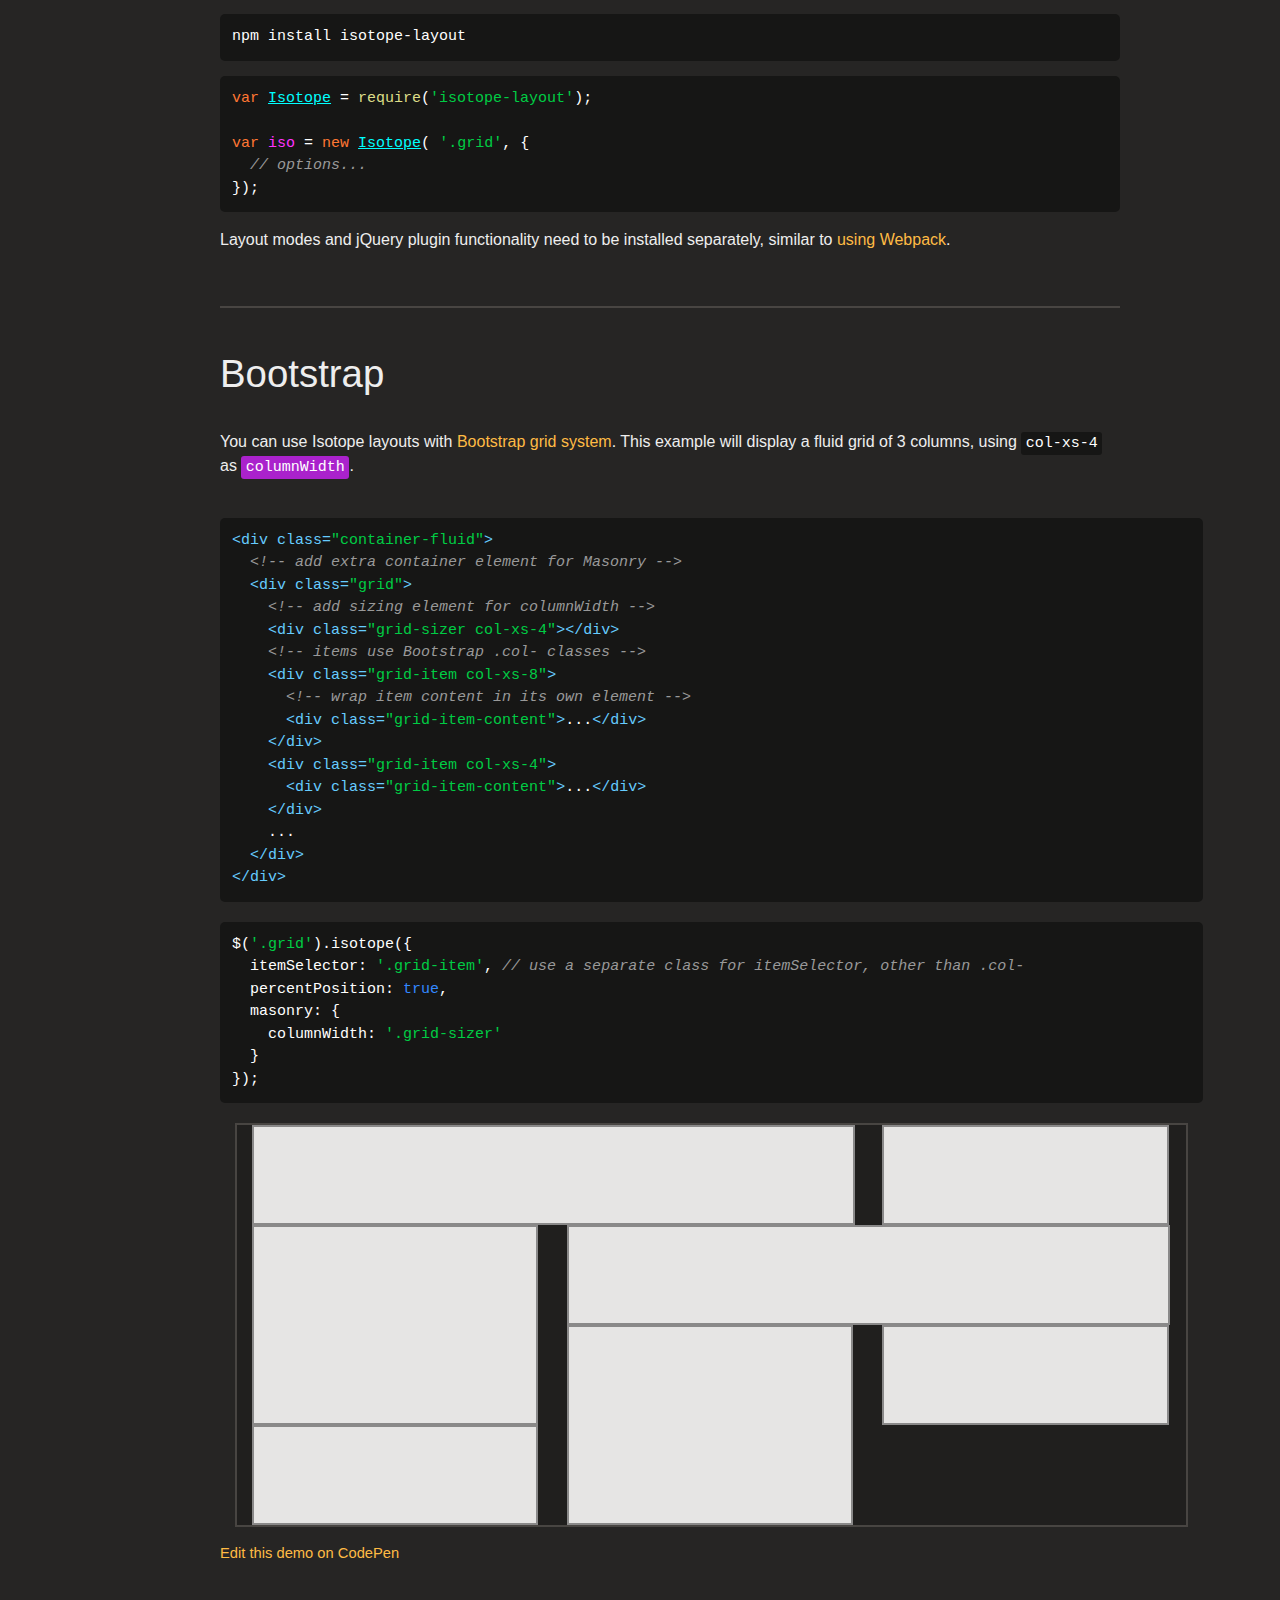
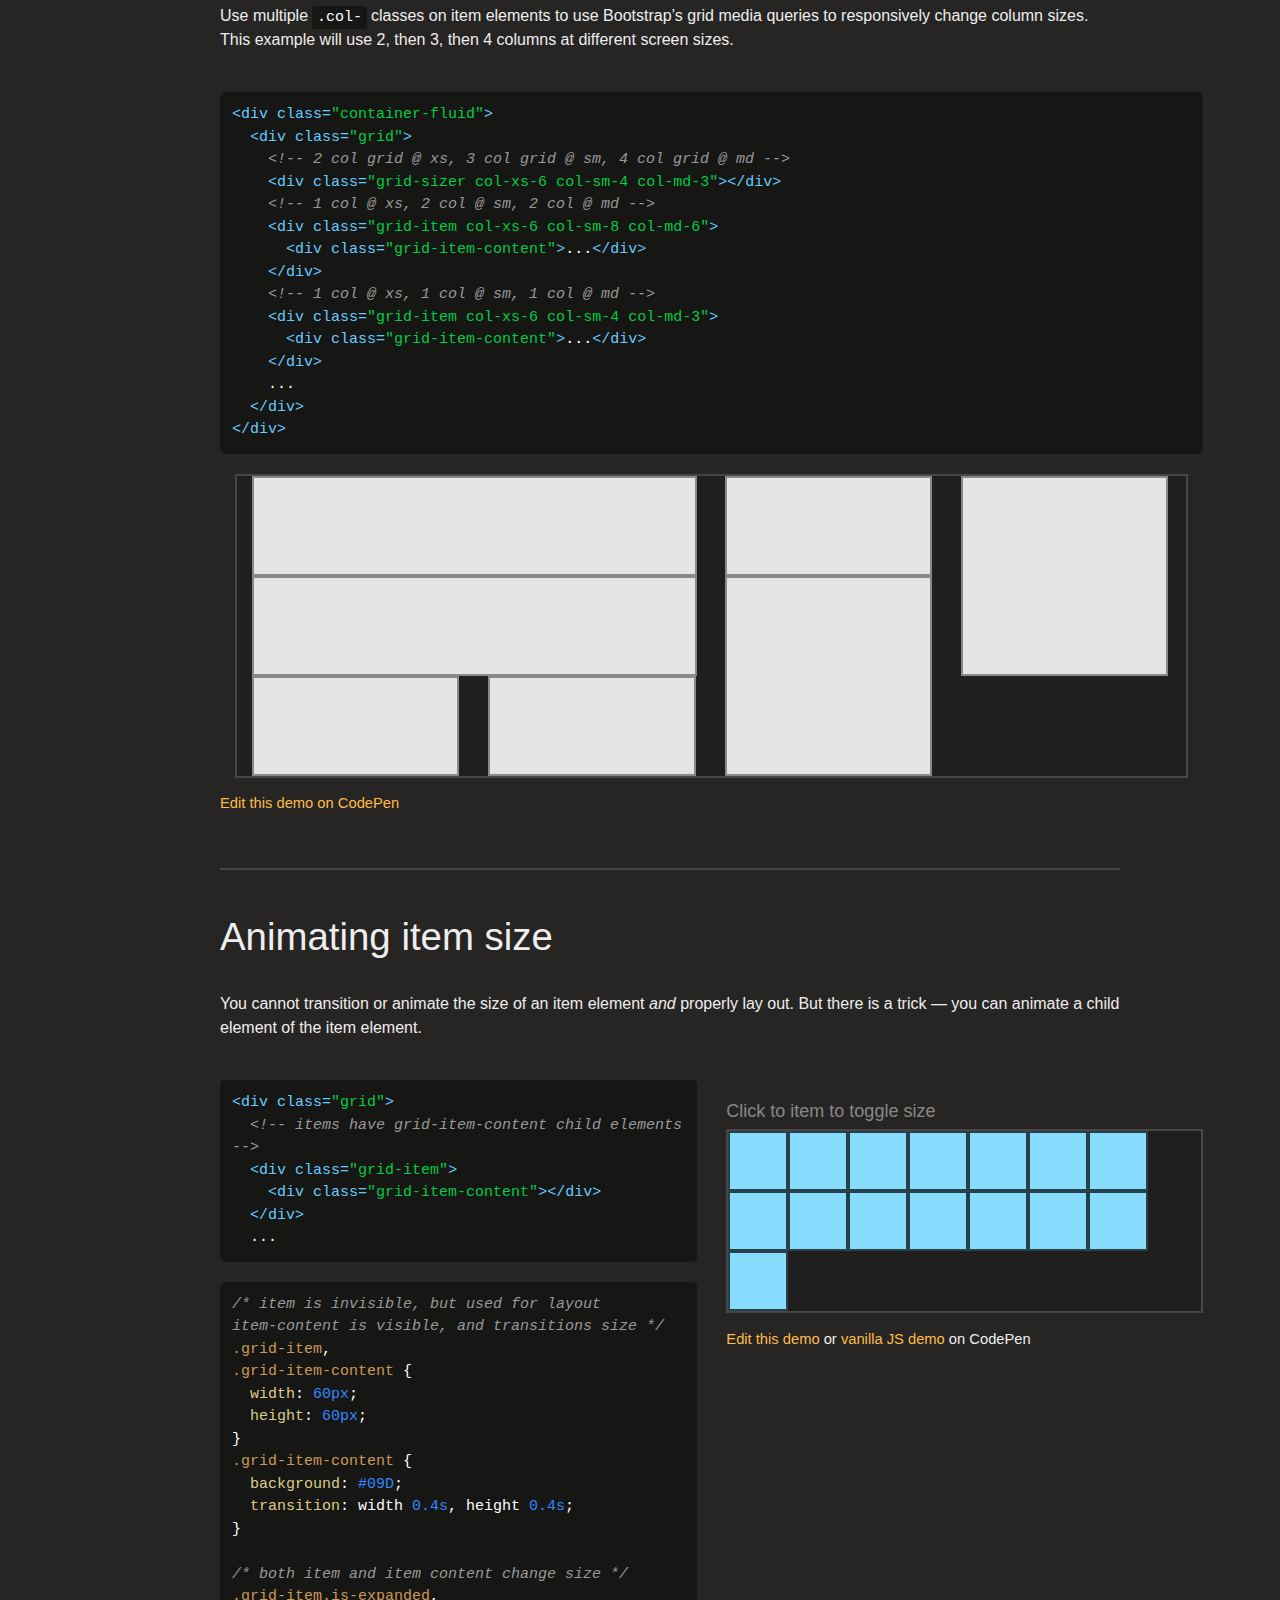
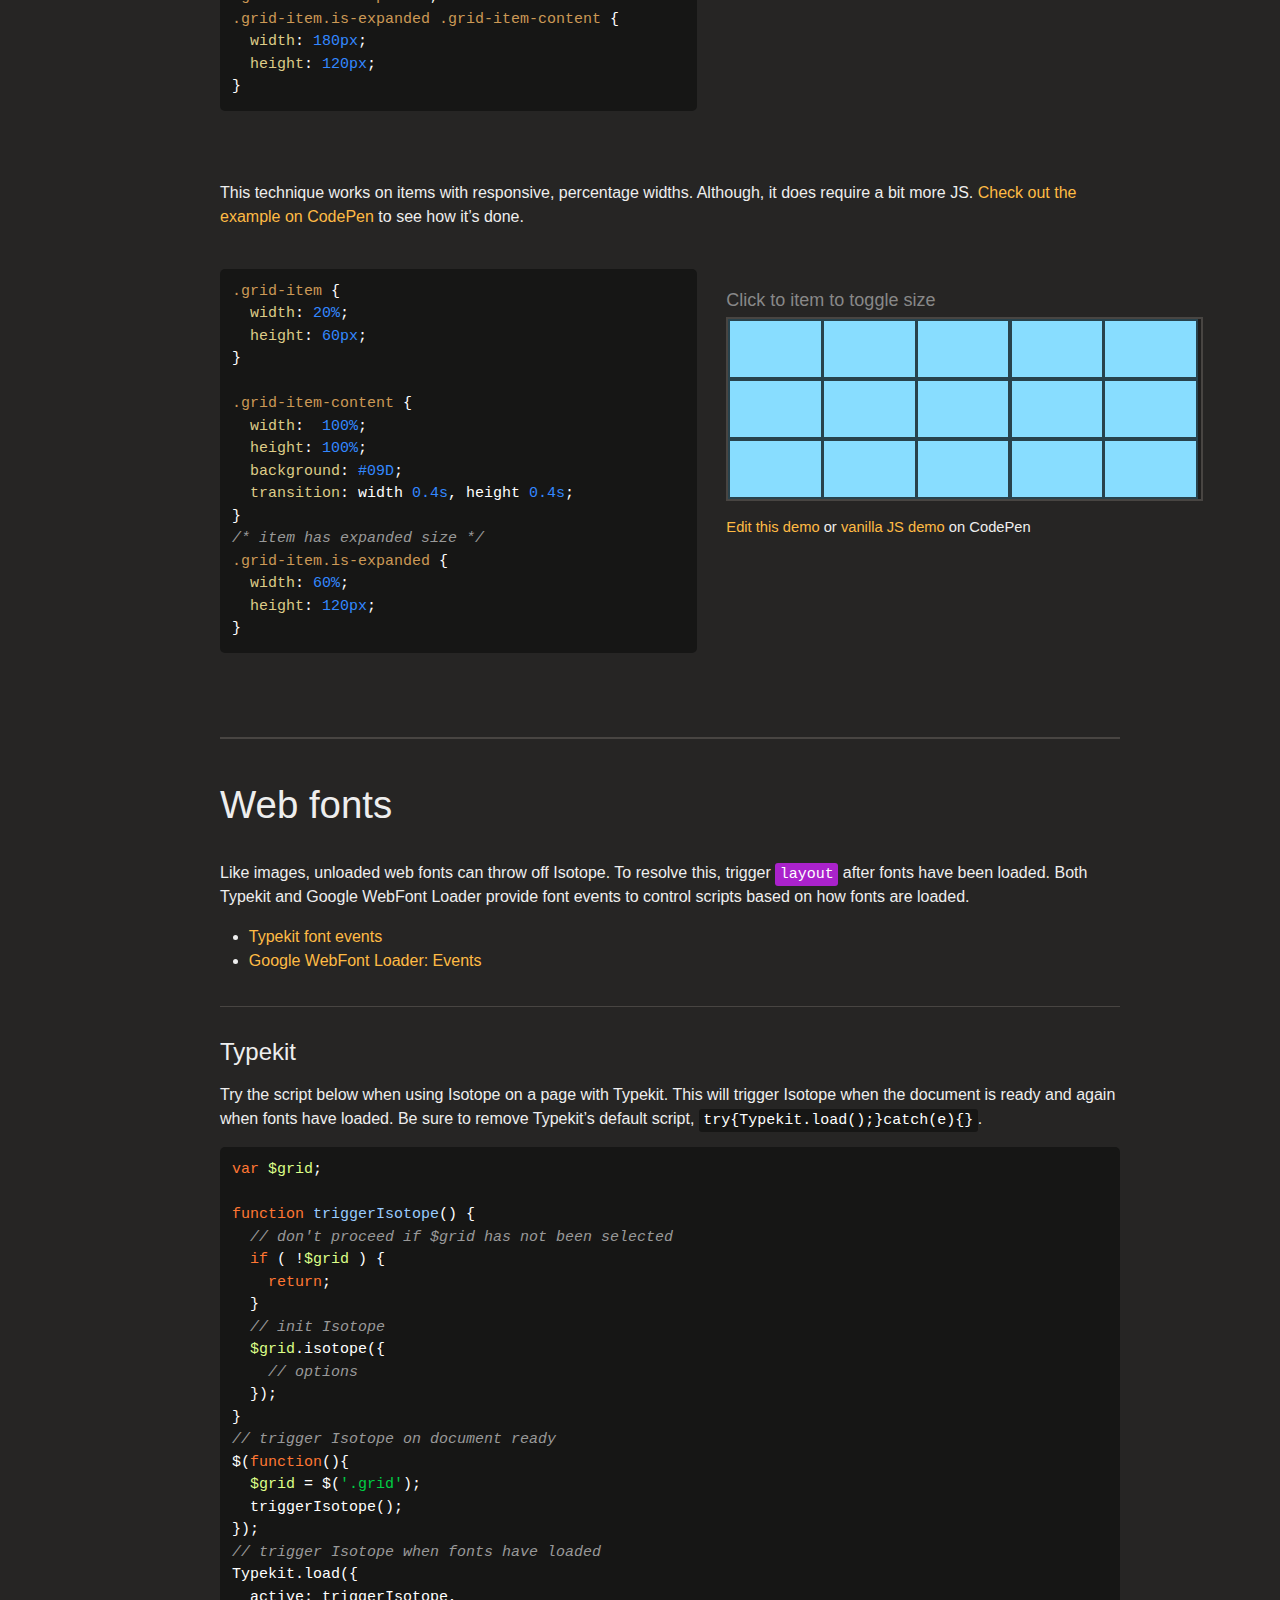
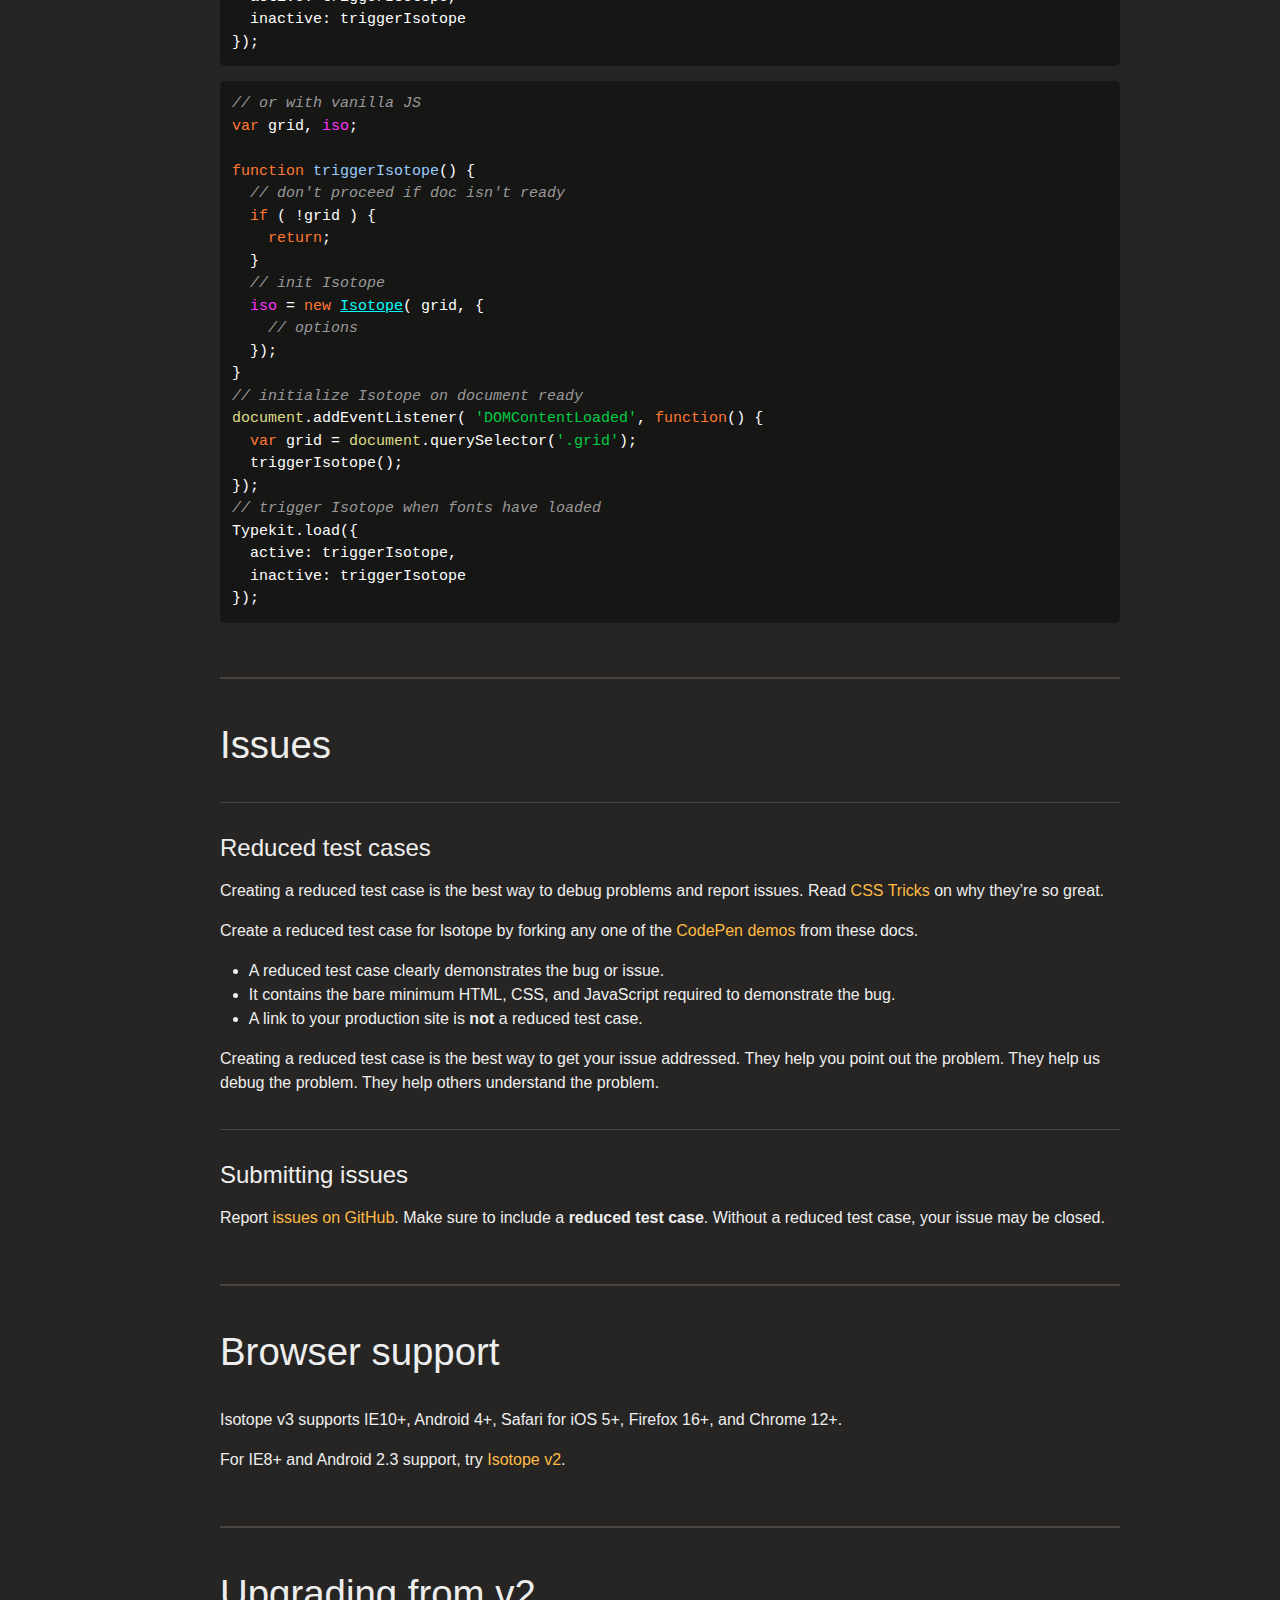
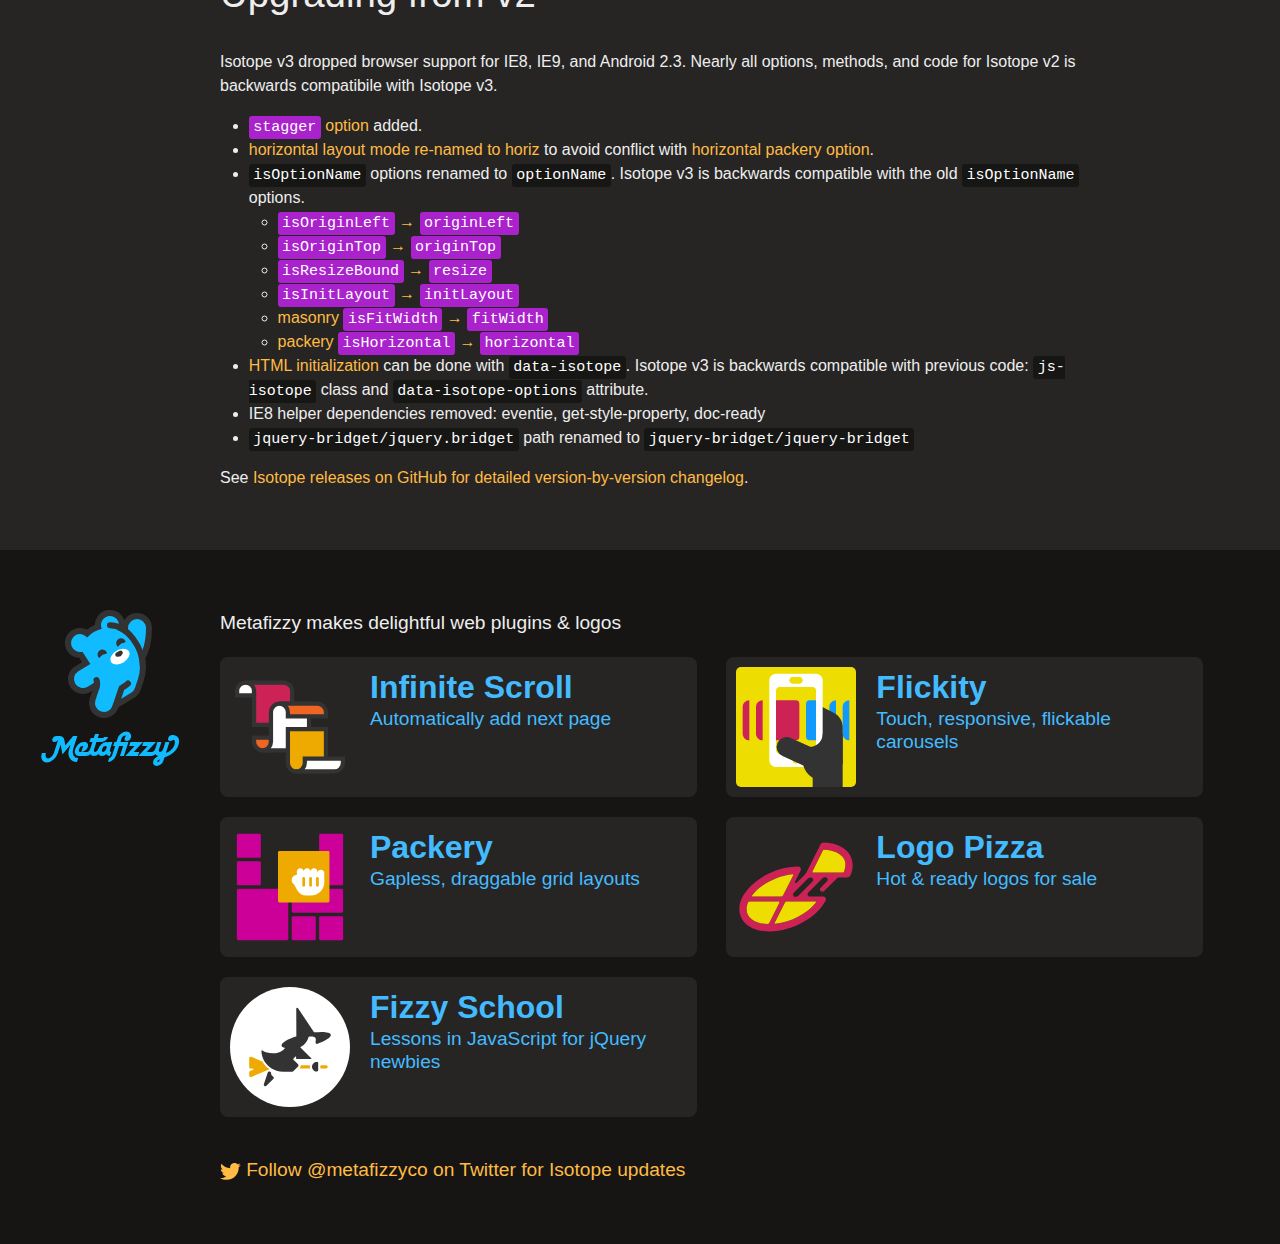
<file: isotope-docs/extras.html>
<!doctype html>
<html class="export" lang="en">
<head>
  <meta charset="utf-8">
  <meta name="viewport" content="width=device-width">
  <meta name="description" content="Filter &amp; sort magical layouts">

  <title>Isotope &#xB7; Extras</title>

    <!-- Isotope does not require any CSS files -->
    <link rel="stylesheet" href="css/isotope-docs.css?6" media="screen">

  <meta name="twitter:card" content="summary">
  <meta name="twitter:site" content="@metafizzyco">
  <meta name="twitter:url" content="https://isotope.metafizzy.co/extras.html">
  <meta name="twitter:title" content="Isotope Extras">
  <meta name="twitter:description" content="Filter &amp; sort magical layouts">

</head>
<body class="page--extras">


  <div class="nav">
    <h1 class="nav__title"><a href=".">Isotope</a></h1>
  
    <ol class="site-nav">
      <li class="site-nav__item site-nav__item--filtering">
        <a class="site-nav__item__link" href="filtering.html">Filtering</a></li>
      <li class="site-nav__item site-nav__item--sorting">
        <a class="site-nav__item__link" href="sorting.html">Sorting</a></li>
      <li class="site-nav__item site-nav__item--layout ">
        <a class="site-nav__item__link" href="layout.html">Layout</a>
      </li>
      <li class="site-nav__item site-nav__item--layout-modes sub-nav-parent">
        <a class="site-nav__item__link" href="layout-modes.html">Layout modes</a>
        <ul class="sub-nav">
            <li class="sub-nav__item sub-nav__item--masonry">
              <a class="sub-nav__item__link" href="layout-modes/masonry.html">masonry</a></li>
            <li class="sub-nav__item sub-nav__item--fitrows">
              <a class="sub-nav__item__link" href="layout-modes/fitrows.html">fitRows</a></li>
            <li class="sub-nav__item sub-nav__item--vertical">
              <a class="sub-nav__item__link" href="layout-modes/vertical.html">vertical</a></li>
            <li class="sub-nav__item sub-nav__item--packery">
              <a class="sub-nav__item__link" href="layout-modes/packery.html">packery</a></li>
            <li class="sub-nav__item sub-nav__item--cellsbyrow">
              <a class="sub-nav__item__link" href="layout-modes/cellsbyrow.html">cellsByRow</a></li>
            <li class="sub-nav__item sub-nav__item--masonryhorizontal">
              <a class="sub-nav__item__link" href="layout-modes/masonryhorizontal.html">masonryHorizontal</a></li>
            <li class="sub-nav__item sub-nav__item--fitcolumns">
              <a class="sub-nav__item__link" href="layout-modes/fitcolumns.html">fitColumns</a></li>
            <li class="sub-nav__item sub-nav__item--cellsbycolumn">
              <a class="sub-nav__item__link" href="layout-modes/cellsbycolumn.html">cellsByColumn</a></li>
            <li class="sub-nav__item sub-nav__item--horiz">
              <a class="sub-nav__item__link" href="layout-modes/horiz.html">horiz</a></li>
        </ul>
      </li>
      <li class="site-nav__item site-nav__item--options">
        <a class="site-nav__item__link" href="options.html">Options</a></li>
      <li class="site-nav__item site-nav__item--methods">
        <a class="site-nav__item__link" href="methods.html">Methods</a></li>
      <li class="site-nav__item site-nav__item--events">
        <a class="site-nav__item__link" href="events.html">Events</a></li>
      <li class="site-nav__item site-nav__item--extras">
        <a class="site-nav__item__link" href="extras.html">Extras</a></li>
      <li class="site-nav__item site-nav__item--license">
        <a class="site-nav__item__link" href="license.html">License</a></li>
      <li class="site-nav__item site-nav__item--faq">
        <a class="site-nav__item__link" href="faq.html">FAQ</a></li>
    </ol>
  
    <ul class="page-nav" data-js="page-nav">
<li class="page-nav__item page-nav__item--h2"><a href="#extra-examples">Extra examples</a></li>
<li class="page-nav__item page-nav__item--h2"><a href="#module-loaders">Module loaders</a></li>
<li class="page-nav__item page-nav__item--h3"><a href="#webpack">Webpack</a></li>
<li class="page-nav__item page-nav__item--h3"><a href="#requirejs">RequireJS</a></li>
<li class="page-nav__item page-nav__item--h3"><a href="#browserify">Browserify</a></li>
<li class="page-nav__item page-nav__item--h2"><a href="#bootstrap">Bootstrap</a></li>
<li class="page-nav__item page-nav__item--h2"><a href="#animating-item-size">Animating item size</a></li>
<li class="page-nav__item page-nav__item--h2"><a href="#web-fonts">Web fonts</a></li>
<li class="page-nav__item page-nav__item--h3"><a href="#typekit">Typekit</a></li>
<li class="page-nav__item page-nav__item--h2"><a href="#issues">Issues</a></li>
<li class="page-nav__item page-nav__item--h3"><a href="#reduced-test-cases">Reduced test cases</a></li>
<li class="page-nav__item page-nav__item--h3"><a href="#submitting-issues">Submitting issues</a></li>
<li class="page-nav__item page-nav__item--h2"><a href="#browser-support">Browser support</a></li>
<li class="page-nav__item page-nav__item--h2"><a href="#upgrading-from-v2">Upgrading from v2</a></li>
</ul>
  </div>


  <div id="content" class="main">
    <div class="container">
        <h1>Extras</h1>



<h2 id="extra-examples">Extra examples</h2>

<ul>
  <li><a href="https://codepen.io/desandro/pen/owAyG/">Combination filters with functions</a>, <a href="https://codepen.io/desandro/pen/pOjMdx">vanilla JS</a></li>
  <li><a href="https://codepen.io/desandro/pen/GBJERB">Combination filters with &lt;select&gt;s</a></li>
  <li><a href="https://codepen.io/desandro/pen/WyOZjx">Combination filters with search</a></li>
  <li><a href="https://codepen.io/desandro/pen/JGKyrY">Combination inclusive filters with checkboxes</a> and <a href="https://codepen.io/desandro/pen/GFbAs">Combination inclusive and exclusive filters with selects and checkboxes</a>. Explanation on <a href="https://github.com/metafizzy/isotope/issues/771#issuecomment-50991110">issue #771</a>.</li>
  <li><a href="https://codepen.io/desandro/pen/MebyMR">Combination filters, inclusive within a group, exclusive outside groups</a></li>
  <li><a href="https://codepen.io/desandro/pen/NgqxjW">Combination filters with checkboxes and URL hash</a>, see <a href="https://s.codepen.io/desandro/debug/NgqxjW#filter=.green%2C.orange">debug view for URL hash</a></li>
  <li><a href="https://codepen.io/desandro/pen/zrMXQv">Inclusive combination filters with toggle buttons</a></li>
  <li><a href="https://codepen.io/desandro/pen/pyxwem/">Updating filter counts on buttons</a></li>
  <li><a href="https://codepen.io/desandro/pen/Kpvyd">Reveal items on init</a></li>
  <li><a href="https://codepen.io/desandro/pen/AEslp">Only filter items, no layout</a>. For <a href="https://github.com/metafizzy/isotope/issues/675#issuecomment-40675160">issue #675</a></li>
  <li><a href="https://codepen.io/desandro/pen/mCdbD">Search and filter buttons</a></li>
  <li><a href="https://codepen.io/desandro/pen/bsHix">Reveal each image as they load</a></li>
  <li><a href="https://codepen.io/desandro/pen/vEJbNr">Filtering with toggle on/off buttons</a></li>
  <li><a href="https://codepen.io/desandro/pen/vErxXj">Filtering with URL hash</a>. View <a href="https://s.codepen.io/desandro/debug/vErxXj#filter=%3Anot(.transition)">debug version</a> to see filter in URL hash.</li>
  <li><a href="https://codepen.io/desandro/pen/zGZywM">Sorting by selected category</a>. For <a href="https://github.com/metafizzy/isotope/issues/901">issue #901</a></li>
  <li><a href="https://codepen.io/desandro/pen/dXYBRE">Sort clicked item first</a></li>
  <li><a href="https://codepen.io/desandro/pen/pbkbBO">Update filtered item count</a></li>
  <li><a href="https://codepen.io/desandro/pen/qjXKBp">Fade in from bottom with visibleStyle &amp; hiddenStyle</a></li>
  <li><a href="https://codepen.io/desandro/pen/OQwEgK">Sorting, normalize upper &amp; lowercase text</a></li>
  <li><a href="https://codepen.io/desandro/pen/WJoOrM/">Sort by a selector, change opacity of selected and unselected items</a></li>
</ul>


<h2 id="module-loaders">Module loaders</h2>


<h3 id="webpack">Webpack</h3>

<p>Install Isotope with npm.</p>

<pre><code class="bash">npm install isotope-layout
</code></pre>

<p>You can then <code>require(<span class="string">&apos;isotope-layout&apos;</span>)</code>.</p>

<pre><code class="js"><span class="comment">// main.js</span>
<span class="keyword">var</span> <span class="isotope_keyword">Isotope</span> = <span class="built_in">require</span>(<span class="string">&apos;isotope-layout&apos;</span>);

<span class="keyword">var</span> <span class="isotope_var">iso</span> = <span class="keyword">new</span> <span class="isotope_keyword">Isotope</span>( <span class="string">&apos;.grid&apos;</span>, {
  <span class="comment">// options...</span>
});
</code></pre>

<p>Run webpack.</p>


<pre><code class="bash">webpack main.js bundle.js
</code></pre>

<p>Install and require <a href="layout-modes.html#included-modes">layout modes that are not included</a>.</p>

<pre><code class="bash">npm install isotope-cells-by-row
</code></pre>

<pre><code class="js"><span class="keyword">var</span> <span class="isotope_keyword">Isotope</span> = <span class="built_in">require</span>(<span class="string">&apos;isotope-layout&apos;</span>);
<span class="comment">// add cellsByRow layout mode</span>
<span class="built_in">require</span>(<span class="string">&apos;isotope-cells-by-row&apos;</span>)

<span class="keyword">var</span> <span class="isotope_var">iso</span> = <span class="keyword">new</span> <span class="isotope_keyword">Isotope</span>( <span class="string">&apos;.grid&apos;</span>, {
  <span class="attr">layoutMode</span>: <span class="string">&apos;cellsByRow&apos;</span>
});
</code></pre>

<p id="browserify-jquery">To use Isotope as a jQuery plugin with Browserify, you need to use <a href="https://www.npmjs.com/package/jquery-bridget">jQuery Bridget</a></p>

<pre><code class="bash">npm install jquery
npm install jquery-bridget
</code></pre>

<pre><code class="js"><span class="keyword">var</span> $ = <span class="built_in">require</span>(<span class="string">&apos;jquery&apos;</span>);
<span class="keyword">var</span> jQueryBridget = <span class="built_in">require</span>(<span class="string">&apos;jquery-bridget&apos;</span>);
<span class="keyword">var</span> <span class="isotope_keyword">Isotope</span> = <span class="built_in">require</span>(<span class="string">&apos;isotope-layout&apos;</span>);
<span class="comment">// make Isotope a jQuery plugin</span>
jQueryBridget( <span class="string">&apos;isotope&apos;</span>, <span class="isotope_keyword">Isotope</span>, $ );
<span class="comment">// now you can use $().isotope()</span>
$(<span class="string">&apos;.grid&apos;</span>).isotope({
  <span class="comment">// options...</span>
});
</code></pre>



<h3 id="requirejs">RequireJS</h3>

<p>Isotope supports <a href="http://requirejs.org">RequireJS</a>.</p>

<p>You can require <a href="isotope.pkgd.js">isotope.pkgd.js</a>.</p>

<pre><code class="js">requirejs( [
  <span class="string">&apos;path/to/isotope.pkgd.js&apos;</span>,
], <span class="function"><span class="keyword">function</span>(<span class="params"> Isotope </span>) </span>{
  <span class="keyword">var</span> <span class="isotope_var">iso</span> = <span class="keyword">new</span> <span class="isotope_keyword">Isotope</span>( <span class="string">&apos;.grid&apos;</span>, {...});
});
</code></pre>

<p id="requirejs-layout-modes">Any <a href="layout-modes.html#included-modes">layout mode that&#x2019;s not included</a>, will need to be required separately</p>

<pre><code class="js">requirejs( [
  <span class="string">&apos;path/to/isotope.pkgd.js&apos;</span>,
  <span class="string">&apos;path/to/masonry-horizontal.js&apos;</span>
], <span class="function"><span class="keyword">function</span>(<span class="params"> Isotope </span>) </span>{
  <span class="keyword">var</span> <span class="isotope_var">iso</span> = <span class="keyword">new</span> <span class="isotope_keyword">Isotope</span>( <span class="string">&apos;.grid&apos;</span>, {
    <span class="attr">layoutMode</span>: <span class="string">&apos;masonryHorizontal&apos;</span>
  });
});
</code></pre>

<p id="requirejs-pkgd-jquery">To use Isotope as a jQuery plugin with RequireJS and isotope.pkgd.js, you need to run jQuery bridget.</p>


<pre><code class="js"><span class="comment">// require the require function</span>
requirejs( [ <span class="string">&apos;require&apos;</span>, <span class="string">&apos;jquery&apos;</span>, <span class="string">&apos;path/to/isotope.pkgd.js&apos;</span> ],
  <span class="function"><span class="keyword">function</span>(<span class="params"> require, $, Isotope </span>) </span>{
    <span class="comment">// require jquery-bridget, it&apos;s included in isotope.pkgd.js</span>
    <span class="built_in">require</span>( [ <span class="string">&apos;jquery-bridget/jquery-bridget&apos;</span> ],
    <span class="function"><span class="keyword">function</span>(<span class="params"> jQueryBridget </span>) </span>{
      <span class="comment">// make Isotope a jQuery plugin</span>
      jQueryBridget( <span class="string">&apos;isotope&apos;</span>, <span class="isotope_keyword">Isotope</span>, $ );
      <span class="comment">// now you can use $().isotope()</span>
      $(<span class="string">&apos;.grid&apos;</span>).isotope({...});
    }
  );
});
</code></pre>



<h3 id="browserify">Browserify</h3>

<p>Isotope works with <a href="http://browserify.org">Browserify</a>. <a href="https://www.npmjs.com/package/isotope-layout">Install Isotope with npm</a>.</p>

<pre><code>npm install isotope-layout
</code></pre>

<pre><code class="js"><span class="keyword">var</span> <span class="isotope_keyword">Isotope</span> = <span class="built_in">require</span>(<span class="string">&apos;isotope-layout&apos;</span>);

<span class="keyword">var</span> <span class="isotope_var">iso</span> = <span class="keyword">new</span> <span class="isotope_keyword">Isotope</span>( <span class="string">&apos;.grid&apos;</span>, {
  <span class="comment">// options...</span>
});
</code></pre>

<p>Layout modes and jQuery plugin functionality need to be installed separately, similar to <a href="#webpack">using Webpack</a>.</p>


<h2 id="bootstrap">Bootstrap</h2>

<p>You can use Isotope layouts with <a href="http://getbootstrap.com/css/#grid">Bootstrap grid system</a>. This example will display a fluid grid of 3 columns, using <code>col-xs-4</code> as <a href="layout-modes/masonry.html#columnwidth"><code>columnWidth</code></a>.</p>

<div class="example">
  <div class="example__code">
<pre><code class="html"><span class="tag">&lt;<span class="name">div</span> <span class="attr">class</span>=<span class="string">&quot;container-fluid&quot;</span>&gt;</span>
  <span class="comment">&lt;!-- add extra container element for Masonry --&gt;</span>
  <span class="tag">&lt;<span class="name">div</span> <span class="attr">class</span>=<span class="string">&quot;grid&quot;</span>&gt;</span>
    <span class="comment">&lt;!-- add sizing element for columnWidth --&gt;</span>
    <span class="tag">&lt;<span class="name">div</span> <span class="attr">class</span>=<span class="string">&quot;grid-sizer col-xs-4&quot;</span>&gt;</span><span class="tag">&lt;/<span class="name">div</span>&gt;</span>
    <span class="comment">&lt;!-- items use Bootstrap .col- classes --&gt;</span>
    <span class="tag">&lt;<span class="name">div</span> <span class="attr">class</span>=<span class="string">&quot;grid-item col-xs-8&quot;</span>&gt;</span>
      <span class="comment">&lt;!-- wrap item content in its own element --&gt;</span>
      <span class="tag">&lt;<span class="name">div</span> <span class="attr">class</span>=<span class="string">&quot;grid-item-content&quot;</span>&gt;</span>...<span class="tag">&lt;/<span class="name">div</span>&gt;</span>
    <span class="tag">&lt;/<span class="name">div</span>&gt;</span>
    <span class="tag">&lt;<span class="name">div</span> <span class="attr">class</span>=<span class="string">&quot;grid-item col-xs-4&quot;</span>&gt;</span>
      <span class="tag">&lt;<span class="name">div</span> <span class="attr">class</span>=<span class="string">&quot;grid-item-content&quot;</span>&gt;</span>...<span class="tag">&lt;/<span class="name">div</span>&gt;</span>
    <span class="tag">&lt;/<span class="name">div</span>&gt;</span>
    ...
  <span class="tag">&lt;/<span class="name">div</span>&gt;</span>
<span class="tag">&lt;/<span class="name">div</span>&gt;</span>
</code></pre>

<pre><code class="js">$(<span class="string">&apos;.grid&apos;</span>).isotope({
  <span class="attr">itemSelector</span>: <span class="string">&apos;.grid-item&apos;</span>, <span class="comment">// use a separate class for itemSelector, other than .col-</span>
  percentPosition: <span class="literal">true</span>,
  <span class="attr">masonry</span>: {
    <span class="attr">columnWidth</span>: <span class="string">&apos;.grid-sizer&apos;</span>
  }
});
</code></pre>
  </div>
  <div class="example__demo">
  
    <div class="bootstrap-3__container-fluid">
      <div class="grid js-masonry" data-masonry-options="{ &quot;itemSelector&quot;: &quot;.bootstrap-3__grid-item&quot;, &quot;columnWidth&quot;: &quot;.grid-sizer&quot;, &quot;percentPosition&quot;: true }">
        <div class="grid-sizer bootstrap-3__col-xs-4"></div>
        <div class="bootstrap-3__grid-item bootstrap-3__col-xs-8">
          <div class="bootstrap-3__grid-item-content"></div>
        </div>
        <div class="bootstrap-3__grid-item bootstrap-3__col-xs-4">
          <div class="bootstrap-3__grid-item-content"></div>
        </div>
        <div class="bootstrap-3__grid-item bootstrap-3__col-xs-4">
          <div class="bootstrap-3__grid-item-content bootstrap-3__grid-item-content--height2"></div>
        </div>
        <div class="bootstrap-3__grid-item bootstrap-3__col-xs-8">
          <div class="bootstrap-3__grid-item-content"></div>
        </div>
        <div class="bootstrap-3__grid-item bootstrap-3__col-xs-4">
          <div class="bootstrap-3__grid-item-content bootstrap-3__grid-item-content--height2"></div>
        </div>
        <div class="bootstrap-3__grid-item bootstrap-3__col-xs-4">
          <div class="bootstrap-3__grid-item-content"></div>
        </div>
        <div class="bootstrap-3__grid-item bootstrap-3__col-xs-4">
          <div class="bootstrap-3__grid-item-content"></div>
        </div>
      </div>
  
    </div>
  
    <p class="edit-demo">
        <a href="https://codepen.io/desandro/pen/yeezdp">Edit this demo on CodePen</a>
    </p>
  </div>
</div>

<p>Use multiple <code>.col-</code> classes on item elements to use Bootstrap&#x2019;s grid media queries to responsively change column sizes. This example will use 2, then 3, then 4 columns at different screen sizes.</p>

<div class="example">
  <div class="example__code">
<pre><code class="html"><span class="tag">&lt;<span class="name">div</span> <span class="attr">class</span>=<span class="string">&quot;container-fluid&quot;</span>&gt;</span>
  <span class="tag">&lt;<span class="name">div</span> <span class="attr">class</span>=<span class="string">&quot;grid&quot;</span>&gt;</span>
    <span class="comment">&lt;!-- 2 col grid @ xs, 3 col grid @ sm, 4 col grid @ md --&gt;</span>
    <span class="tag">&lt;<span class="name">div</span> <span class="attr">class</span>=<span class="string">&quot;grid-sizer col-xs-6 col-sm-4 col-md-3&quot;</span>&gt;</span><span class="tag">&lt;/<span class="name">div</span>&gt;</span>
    <span class="comment">&lt;!-- 1 col @ xs, 2 col @ sm, 2 col @ md --&gt;</span>
    <span class="tag">&lt;<span class="name">div</span> <span class="attr">class</span>=<span class="string">&quot;grid-item col-xs-6 col-sm-8 col-md-6&quot;</span>&gt;</span>
      <span class="tag">&lt;<span class="name">div</span> <span class="attr">class</span>=<span class="string">&quot;grid-item-content&quot;</span>&gt;</span>...<span class="tag">&lt;/<span class="name">div</span>&gt;</span>
    <span class="tag">&lt;/<span class="name">div</span>&gt;</span>
    <span class="comment">&lt;!-- 1 col @ xs, 1 col @ sm, 1 col @ md --&gt;</span>
    <span class="tag">&lt;<span class="name">div</span> <span class="attr">class</span>=<span class="string">&quot;grid-item col-xs-6 col-sm-4 col-md-3&quot;</span>&gt;</span>
      <span class="tag">&lt;<span class="name">div</span> <span class="attr">class</span>=<span class="string">&quot;grid-item-content&quot;</span>&gt;</span>...<span class="tag">&lt;/<span class="name">div</span>&gt;</span>
    <span class="tag">&lt;/<span class="name">div</span>&gt;</span>
    ...
  <span class="tag">&lt;/<span class="name">div</span>&gt;</span>
<span class="tag">&lt;/<span class="name">div</span>&gt;</span>
</code></pre>
  </div>
  <div class="example__demo">
  
    <div class="bootstrap-3__container-fluid">
      <div class="grid js-masonry" data-masonry-options="{ &quot;itemSelector&quot;: &quot;.bootstrap-3__grid-item&quot;, &quot;columnWidth&quot;: &quot;.grid-sizer&quot;, &quot;percentPosition&quot;: true }">
        <div class="grid-sizer bootstrap-3__col-xs-6 bootstrap-3__col-sm-4 bootstrap-3__col-md-3"></div>
        <div class="bootstrap-3__grid-item bootstrap-3__col-xs-6 bootstrap-3__col-sm-8 bootstrap-3__col-md-6">
          <div class="bootstrap-3__grid-item-content"></div>
        </div>
        <div class="bootstrap-3__grid-item bootstrap-3__col-xs-6 bootstrap-3__col-sm-4 bootstrap-3__col-md-3">
          <div class="bootstrap-3__grid-item-content"></div>
        </div>
        <div class="bootstrap-3__grid-item bootstrap-3__col-xs-6 bootstrap-3__col-sm-4 bootstrap-3__col-md-3">
          <div class="bootstrap-3__grid-item-content bootstrap-3__grid-item-content--height2"></div>
        </div>
        <div class="bootstrap-3__grid-item bootstrap-3__col-xs-6 bootstrap-3__col-sm-8 bootstrap-3__col-md-6">
          <div class="bootstrap-3__grid-item-content"></div>
        </div>
        <div class="bootstrap-3__grid-item bootstrap-3__col-xs-6 bootstrap-3__col-sm-4 bootstrap-3__col-md-3">
          <div class="bootstrap-3__grid-item-content bootstrap-3__grid-item-content--height2"></div>
        </div>
        <div class="bootstrap-3__grid-item bootstrap-3__col-xs-6 bootstrap-3__col-sm-4 bootstrap-3__col-md-3">
          <div class="bootstrap-3__grid-item-content"></div>
        </div>
        <div class="bootstrap-3__grid-item bootstrap-3__col-xs-6 bootstrap-3__col-sm-4 bootstrap-3__col-md-3">
          <div class="bootstrap-3__grid-item-content"></div>
        </div>
      </div>
  
    </div>
  
    <p class="edit-demo">
        <a href="https://codepen.io/desandro/pen/addLrQ">Edit this demo on CodePen</a>
    </p>
  </div>
</div>


<h2 id="animating-item-size">Animating item size</h2>

<p>You cannot transition or animate the size of an item element <em>and</em> properly lay out. But there is a trick &#x2014; you can animate a child element of the item element.</p>

<div class="duo example">
  <div class="duo__cell example__code">
<pre><code class="html"><span class="tag">&lt;<span class="name">div</span> <span class="attr">class</span>=<span class="string">&quot;grid&quot;</span>&gt;</span>
  <span class="comment">&lt;!-- items have grid-item-content child elements --&gt;</span>
  <span class="tag">&lt;<span class="name">div</span> <span class="attr">class</span>=<span class="string">&quot;grid-item&quot;</span>&gt;</span>
    <span class="tag">&lt;<span class="name">div</span> <span class="attr">class</span>=<span class="string">&quot;grid-item-content&quot;</span>&gt;</span><span class="tag">&lt;/<span class="name">div</span>&gt;</span>
  <span class="tag">&lt;/<span class="name">div</span>&gt;</span>
  ...
</code></pre>

<pre><code class="css"><span class="comment">/* item is invisible, but used for layout
item-content is visible, and transitions size */</span>
<span class="selector-class">.grid-item</span>,
<span class="selector-class">.grid-item-content</span> {
  <span class="attribute">width</span>: <span class="number">60px</span>;
  <span class="attribute">height</span>: <span class="number">60px</span>;
}
<span class="selector-class">.grid-item-content</span> {
  <span class="attribute">background</span>: <span class="number">#09D</span>;
  <span class="attribute">transition</span>: width <span class="number">0.4s</span>, height <span class="number">0.4s</span>;
}

<span class="comment">/* both item and item content change size */</span>
<span class="selector-class">.grid-item</span><span class="selector-class">.is-expanded</span>,
<span class="selector-class">.grid-item</span><span class="selector-class">.is-expanded</span> <span class="selector-class">.grid-item-content</span> {
  <span class="attribute">width</span>: <span class="number">180px</span>;
  <span class="attribute">height</span>: <span class="number">120px</span>;
}
</code></pre>
  </div>
  <div class="duo__cell example__demo" data-js="animate-item-size">
    <p class="instruction">Click to item to toggle size</p>
    <div class="grid">
      <div class="animate-item-size-item">
        <div class="animate-item-size-item__content"></div>
      </div>
      <div class="animate-item-size-item">
        <div class="animate-item-size-item__content"></div>
      </div>
      <div class="animate-item-size-item">
        <div class="animate-item-size-item__content"></div>
      </div>
      <div class="animate-item-size-item">
        <div class="animate-item-size-item__content"></div>
      </div>
      <div class="animate-item-size-item">
        <div class="animate-item-size-item__content"></div>
      </div>
      <div class="animate-item-size-item">
        <div class="animate-item-size-item__content"></div>
      </div>
      <div class="animate-item-size-item">
        <div class="animate-item-size-item__content"></div>
      </div>
      <div class="animate-item-size-item">
        <div class="animate-item-size-item__content"></div>
      </div>
      <div class="animate-item-size-item">
        <div class="animate-item-size-item__content"></div>
      </div>
      <div class="animate-item-size-item">
        <div class="animate-item-size-item__content"></div>
      </div>
      <div class="animate-item-size-item">
        <div class="animate-item-size-item__content"></div>
      </div>
      <div class="animate-item-size-item">
        <div class="animate-item-size-item__content"></div>
      </div>
      <div class="animate-item-size-item">
        <div class="animate-item-size-item__content"></div>
      </div>
      <div class="animate-item-size-item">
        <div class="animate-item-size-item__content"></div>
      </div>
      <div class="animate-item-size-item">
        <div class="animate-item-size-item__content"></div>
      </div>
    </div>
    <p class="edit-demo">
        <a href="https://codepen.io/desandro/pen/jnhAi">Edit this demo</a>
        or <a href="https://codepen.io/desandro/pen/fztmB">vanilla JS demo</a> on CodePen
    </p>
  </div>
</div>

<p>This technique works on items with responsive, percentage widths. Although, it does require a bit more JS. <a href="https://codepen.io/desandro/pen/jGJKL">Check out the example on CodePen</a> to see how it&#x2019;s done.</p>

<div class="duo example">
  <div class="duo__cell example__code">
<pre><code class="css"><span class="selector-class">.grid-item</span> {
  <span class="attribute">width</span>: <span class="number">20%</span>;
  <span class="attribute">height</span>: <span class="number">60px</span>;
}

<span class="selector-class">.grid-item-content</span> {
  <span class="attribute">width</span>:  <span class="number">100%</span>;
  <span class="attribute">height</span>: <span class="number">100%</span>;
  <span class="attribute">background</span>: <span class="number">#09D</span>;
  <span class="attribute">transition</span>: width <span class="number">0.4s</span>, height <span class="number">0.4s</span>;
}
<span class="comment">/* item has expanded size */</span>
<span class="selector-class">.grid-item</span><span class="selector-class">.is-expanded</span> {
  <span class="attribute">width</span>: <span class="number">60%</span>;
  <span class="attribute">height</span>: <span class="number">120px</span>;
}
</code></pre>
  </div>
  <div class="duo__cell example__demo" data-js="animate-item-size-responsive">
    <p class="instruction">Click to item to toggle size</p>
    <div class="grid grid--animate-item-size-responsive">
      <div class="grid-sizer"></div>
      <div class="animate-item-size-item">
        <div class="animate-item-size-item__content"></div>
      </div>
      <div class="animate-item-size-item">
        <div class="animate-item-size-item__content"></div>
      </div>
      <div class="animate-item-size-item">
        <div class="animate-item-size-item__content"></div>
      </div>
      <div class="animate-item-size-item">
        <div class="animate-item-size-item__content"></div>
      </div>
      <div class="animate-item-size-item">
        <div class="animate-item-size-item__content"></div>
      </div>
      <div class="animate-item-size-item">
        <div class="animate-item-size-item__content"></div>
      </div>
      <div class="animate-item-size-item">
        <div class="animate-item-size-item__content"></div>
      </div>
      <div class="animate-item-size-item">
        <div class="animate-item-size-item__content"></div>
      </div>
      <div class="animate-item-size-item">
        <div class="animate-item-size-item__content"></div>
      </div>
      <div class="animate-item-size-item">
        <div class="animate-item-size-item__content"></div>
      </div>
      <div class="animate-item-size-item">
        <div class="animate-item-size-item__content"></div>
      </div>
      <div class="animate-item-size-item">
        <div class="animate-item-size-item__content"></div>
      </div>
      <div class="animate-item-size-item">
        <div class="animate-item-size-item__content"></div>
      </div>
      <div class="animate-item-size-item">
        <div class="animate-item-size-item__content"></div>
      </div>
      <div class="animate-item-size-item">
        <div class="animate-item-size-item__content"></div>
      </div>
    </div>
    <p class="edit-demo">
        <a href="https://codepen.io/desandro/pen/utGrv">Edit this demo</a>
        or <a href="https://codepen.io/desandro/pen/jeLKl">vanilla JS demo</a> on CodePen
    </p>
  </div>

</div>


<h2 id="web-fonts">Web fonts</h2>

<p>Like images, unloaded web fonts can throw off Isotope. To resolve this, trigger <a href="methods.html#layout"><code>layout</code></a> after fonts have been loaded. Both Typekit and Google WebFont Loader provide font events to control scripts based on how fonts are loaded.</p>

<ul>
  <li><a href="http://blog.typekit.com/2010/10/18/more-control-with-typekits-font-events/">Typekit font events</a></li>
  <li><a href="https://developers.google.com/webfonts/docs/webfont_loader#Events">Google WebFont Loader: Events</a></li>
</ul>


<h3 id="typekit">Typekit</h3>

<p>Try the script below when using Isotope on a page with Typekit. This will trigger Isotope when the document is ready and again when fonts have loaded. Be sure to remove Typekit&#x2019;s default script, <code>try{Typekit.load();}catch(e){}</code>.</p>

<pre><code class="js"><span class="keyword">var</span> <span class="jquery_var">$grid</span>;

<span class="function"><span class="keyword">function</span> <span class="title">triggerIsotope</span>(<span class="params"></span>) </span>{
  <span class="comment">// don&apos;t proceed if $grid has not been selected</span>
  <span class="keyword">if</span> ( !<span class="jquery_var">$grid</span> ) {
    <span class="keyword">return</span>;
  }
  <span class="comment">// init Isotope</span>
  <span class="jquery_var">$grid</span>.isotope({
    <span class="comment">// options</span>
  });
}
<span class="comment">// trigger Isotope on document ready</span>
$(<span class="function"><span class="keyword">function</span>(<span class="params"></span>)</span>{
  <span class="jquery_var">$grid</span> = $(<span class="string">&apos;.grid&apos;</span>);
  triggerIsotope();
});
<span class="comment">// trigger Isotope when fonts have loaded</span>
Typekit.load({
  <span class="attr">active</span>: triggerIsotope,
  <span class="attr">inactive</span>: triggerIsotope
});
</code></pre>

<pre><code class="js"><span class="comment">// or with vanilla JS</span>
<span class="keyword">var</span> grid, <span class="isotope_var">iso</span>;

<span class="function"><span class="keyword">function</span> <span class="title">triggerIsotope</span>(<span class="params"></span>) </span>{
  <span class="comment">// don&apos;t proceed if doc isn&apos;t ready</span>
  <span class="keyword">if</span> ( !grid ) {
    <span class="keyword">return</span>;
  }
  <span class="comment">// init Isotope</span>
  <span class="isotope_var">iso</span> = <span class="keyword">new</span> <span class="isotope_keyword">Isotope</span>( grid, {
    <span class="comment">// options</span>
  });
}
<span class="comment">// initialize Isotope on document ready</span>
<span class="built_in">document</span>.addEventListener( <span class="string">&apos;DOMContentLoaded&apos;</span>, <span class="function"><span class="keyword">function</span>(<span class="params"></span>) </span>{
  <span class="keyword">var</span> grid = <span class="built_in">document</span>.querySelector(<span class="string">&apos;.grid&apos;</span>);
  triggerIsotope();
});
<span class="comment">// trigger Isotope when fonts have loaded</span>
Typekit.load({
  <span class="attr">active</span>: triggerIsotope,
  <span class="attr">inactive</span>: triggerIsotope
});
</code></pre>


<h2 id="issues">Issues</h2>

<h3 id="reduced-test-cases">Reduced test cases</h3>

<p>Creating a reduced test case is the best way to debug problems and report issues. Read <a href="https://css-tricks.com/reduced-test-cases/">CSS Tricks</a> on why they&#x2019;re so great.</p>

<p>Create a reduced test case for Isotope by forking any one of the <a href="https://codepen.io/desandro/tag/isotope-docs">CodePen demos</a> from these docs.</p>

<ul>
  <li>A reduced test case clearly demonstrates the bug or issue.</li>
  <li>It contains the bare minimum HTML, CSS, and JavaScript required to demonstrate the bug.</li>
  <li>A link to your production site is <b>not</b> a reduced test case.</li>
</ul>

<p>Creating a reduced test case is the best way to get your issue addressed. They help you point out the problem. They help us debug the problem. They help others understand the problem.</p>


<h3 id="submitting-issues">Submitting issues</h3>

<p>Report <a href="https://github.com/metafizzy/isotope/issues/">issues on GitHub</a>. Make sure to include a <strong>reduced test case</strong>. Without a reduced test case, your issue may be closed.</p>


<h2 id="browser-support">Browser support</h2>

<p>Isotope v3 supports IE10+, Android 4+, Safari for iOS 5+, Firefox 16+, and Chrome 12+.</p>

<p>For IE8+ and Android 2.3 support, try <a href="https://isotope.metafizzy.co/v2">Isotope v2</a>.</p>


<h2 id="upgrading-from-v2">Upgrading from v2</h2>

<p>Isotope v3 dropped browser support for IE8, IE9, and Android 2.3. Nearly all options, methods, and code for Isotope v2 is backwards compatibile with Isotope v3.</p>

<ul>
  <li><a href="options.html#stagger"><code>stagger</code> option</a> added.</li>
  <li><a href="layout-modes/horiz.html">horizontal layout mode re-named to horiz</a> to avoid conflict with <a href="layout-modes/packery.html#horizontal">horizontal packery option</a>.</li>
  <li><code>isOptionName</code> options renamed to <code>optionName</code>. Isotope v3 is backwards compatible with the old <code>isOptionName</code> options.
    <ul>
      <li><a href="options.html#originleft"><code>isOriginLeft</code> &#x2192; <code>originLeft</code></a></li>
      <li><a href="options.html#origintop"><code>isOriginTop</code> &#x2192; <code>originTop</code></a></li>
      <li><a href="options.html#resize"><code>isResizeBound</code> &#x2192; <code>resize</code></a></li>
      <li><a href="options.html#initlayout"><code>isInitLayout</code> &#x2192; <code>initLayout</code></a></li>
      <li><a href="layout-modes/masonry.html#fitwidth">masonry <code>isFitWidth</code> &#x2192; <code>fitWidth</code></a></li>
      <li><a href="layout-modes/packery.html#horizontal">packery <code>isHorizontal</code> &#x2192; <code>horizontal</code></a></li>
    </ul>
  </li>
  <li><a href=".#initialize-in-html">HTML initialization</a> can be done with <code>data-isotope</code>.  Isotope v3 is backwards compatible with previous code: <code>js-isotope</code> class and <code>data-isotope-options</code> attribute.</li>
  <li>IE8 helper dependencies removed: eventie, get-style-property, doc-ready</li>
  <li><code>jquery-bridget/jquery.bridget</code> path renamed to <code>jquery-bridget/jquery-bridget</code></li>
</ul>

<p>See <a href="https://github.com/metafizzy/isotope/releases">Isotope releases on GitHub for detailed version-by-version changelog</a>.</p>


    </div>
  </div>

  <footer class="site-footer">
  
    <div class="container">
  
      <p class="site-footer__copy">Metafizzy makes delightful web plugins &amp; logos</p>
  
      <div class="showcase">
      
        <ul class="showcase-item-list">
      
            <li class="showcase-item">
              <a class="showcase-item__link" href="https://infinite-scroll.com">
                <div class="showcase-item__image">
                    <svg class="infinite-scroll-illo" xmlns="http://www.w3.org/2000/svg" viewbox="0 0 520 520" width="200" height="200">
                      <path class="infinite-scroll-illo__page infinite-scroll-illo__page--back" d="M90,110H10V90c0-22,18-40,40-40h40V110z"/>
                      <path class="infinite-scroll-illo__page infinite-scroll-illo__page--front1" d="M270,90L270,90c0-22-18-40-40-40h0H50h0c22,0,40,18,40,40v0v0v160h180V90z"/>
                      <path class="infinite-scroll-illo__page infinite-scroll-illo__page--front2" d="M170,330v-20H90v20v0c0,22,18,40,40,40h0h40V330z"/>
                      <path class="infinite-scroll-illo__page infinite-scroll-illo__page--back" d="M350,150H210c-22,0-40,18-40,40v140v0c0,22-18,40-40,40h0h220V150z"/>
                      <path class="infinite-scroll-illo__page infinite-scroll-illo__page--front3" d="M430,470V270H250v160c0,22,18,40,40,40H430z"/>
                      <path class="infinite-scroll-illo__page infinite-scroll-illo__page--front2" d="M250,190v20h180v-20c0-22-18-40-40-40H210h0C232,150,250,168,250,190L250,190z"/>
                      <path class="infinite-scroll-illo__page infinite-scroll-illo__page--back" d="M330,410v20v0c0,22-18,40-40,40h0h180c22,0,40-18,40-40v-20H330z"/>
                    </svg>
                </div>
                <div class="showcase-item__text">
                  <h3 class="showcase-item__title">Infinite Scroll</h3>
                  <p class="showcase-item__description">Automatically add next page</p>
                </div>
              </a>
            </li>
      
            <li class="showcase-item">
              <a class="showcase-item__link" href="https://flickity.metafizzy.co">
                <div class="showcase-item__image">
                    <svg class="flickity-illo" xmlns="http://www.w3.org/2000/svg" viewbox="0 0 360 360" width="100" height="100">
                      <path class="flickity-illo__color1" fill="#19F" d="M300 220L300 220c-11 0-20-9-20-20v-80c0-11 9-20 20-20h0V220z"/>
                      <path class="flickity-illo__color1" fill="#19F" d="M340 220L340 220c-11 0-20-9-20-20v-80c0-11 9-20 20-20h0V220z"/>
                      <path class="flickity-illo__color2" fill="#333" d="M320 290V180c0-18-10-35-27-43L240 110v180H320z"/>
                      <path class="flickity-illo__color3" fill="white" d="M240 300H120c-11 0-20-9-20-20V40c0-11 9-20 20-20h120c11 0 20 9 20 20v240C260 291 251 300 240 300z"/>
                      <path class="flickity-illo__color4" fill="#ED0" d="M230 260H130c-6 0-10-5-10-10V70c0-6 5-10 10-10h100c6 0 10 5 10 10v180 C240 256 236 260 230 260z"/>
                      <path class="flickity-illo__color2" fill="#333" d="M260 200h60v81c0 32-26 59-59 59h0c-34 0-61-27-61-61V240h20 C242 240 260 222 260 200L260 200z"/>
                      <path class="flickity-illo__color5" fill="#C25" d="M180 220h-60V100h60c6 0 10 5 10 10v100C190 216 186 220 180 220z"/>
                      <path class="flickity-illo__color1" fill="#19F" d="M240 220h-20c-6 0-10-5-10-10V110c0-6 5-10 10-10h20V220z"/>
                      <rect class="flickity-illo__color2" fill="#333" x="230" y="280" width="90" height="80"/>
                      <circle class="flickity-illo__color4" fill="#ED0" cx="180" cy="280" r="10"/>
                      <line class="flickity-illo__thumb" stroke="#333" stroke-width="60" stroke-linecap="round" x1="262" y1="290" x2="152" y2="240"/>
                      <path class="flickity-illo__color4" fill="#ED0" d="M190 50h-20c-6 0-10-5-10-10v0c0-6 5-10 10-10h20c6 0 10 5 10 10v0C200 46 196 50 190 50z"/>
                      <path class="flickity-illo__color5" fill="#C25" d="M80 220L80 220c-11 0-20-9-20-20v-80c0-11 9-20 20-20h0V220z"/>
                      <path class="flickity-illo__color5" fill="#C25" d="M40 220L40 220c-11 0-20-9-20-20v-80c0-11 9-20 20-20h0V220z"/>
                    </svg>
                </div>
                <div class="showcase-item__text">
                  <h3 class="showcase-item__title">Flickity</h3>
                  <p class="showcase-item__description">Touch, responsive, flickable carousels</p>
                </div>
              </a>
            </li>
      
            <li class="showcase-item">
              <a class="showcase-item__link" href="https://packery.metafizzy.co">
                <div class="showcase-item__image">
                    <svg class="packery-illo" xmlns="http://www.w3.org/2000/svg" viewbox="0 0 700 700" width="100" height="100">
                      <path class="packery-illo__item" fill="#C09" d="M172 180H48c-4 0-8-4-8-8V48c0-4 4-8 8-8h124c4 0 8 4 8 8v124C180 176 176 180 172 180z"/>
                      <path class="packery-illo__item" fill="#C09" d="M172 340H48c-4 0-8-4-8-8V208c0-4 4-8 8-8h124c4 0 8 4 8 8v124C180 336 176 340 172 340z"/>
                      <path class="packery-illo__item" fill="#C09" d="M492 660H368c-4 0-8-4-8-8V528c0-4 4-8 8-8h124c4 0 8 4 8 8v124C500 656 496 660 492 660z"/>
                      <path class="packery-illo__item" fill="#C09" d="M652 660H528c-4 0-8-4-8-8V528c0-4 4-8 8-8h124c4 0 8 4 8 8v124C660 656 656 660 652 660z"/>
                      <path class="packery-illo__item" fill="#C09" d="M652 500H368c-4 0-8-4-8-8V368c0-4 4-8 8-8h284c4 0 8 4 8 8v124C660 496 656 500 652 500z"/>
                      <path class="packery-illo__item" fill="#C09" d="M332 660H48c-4 0-8-4-8-8V368c0-4 4-8 8-8h284c4 0 8 4 8 8v284C340 656 336 660 332 660z"/>
                      <path class="packery-illo__item" fill="#C09" d="M652 340H528c-4 0-8-4-8-8V48c0-4 4-8 8-8h124c4 0 8 4 8 8v284C660 336 656 340 652 340z"/>
                      <path class="packery-illo__draggie" fill="#EA0" d="M572 440H288c-4 0-8-4-8-8V148c0-4 4-8 8-8h284c4 0 8 4 8 8v284C580 436 576 440 572 440z"/>
                      <g>
                        <path class="packery-illo__hand" fill="white" d="M530 250c-11 0-20 9-20 20v-10c0-11-9-20-20-20s-20 9-20 20c0-11-9-20-20-20s-20 9-20 20c0-11-9-20-20-20
                          s-20 9-20 20v20c-17 0-30 13-30 30c0 11 6 20 14 25l19 35c10 18 30 30 51 30h28
                          c43 0 78-35 78-78V270C550 259 541 250 530 250z"/>
                        <line class="packery-illo__hand-line" stroke="#EA0" fill="none" stroke-width="16" stroke-linecap="round" x1="430" y1="300" x2="430" y2="340"/>
                        <line class="packery-illo__hand-line" stroke="#EA0" fill="none" stroke-width="16" stroke-linecap="round" x1="470" y1="300" x2="470" y2="340"/>
                        <line class="packery-illo__hand-line" stroke="#EA0" fill="none" stroke-width="16" stroke-linecap="round" x1="510" y1="300" x2="510" y2="340"/>
                      </g>
                    </svg>
                </div>
                <div class="showcase-item__text">
                  <h3 class="showcase-item__title">Packery</h3>
                  <p class="showcase-item__description">Gapless, draggable grid layouts</p>
                </div>
              </a>
            </li>
      
            <li class="showcase-item">
              <a class="showcase-item__link" href="http://logo.pizza">
                <div class="showcase-item__image">
                    <svg class="logo-pizza-illo" xmlns="http://www.w3.org/2000/svg" viewbox="0 0 700 700" width="100" height="100">
                      <path class="logo-pizza-illo__outline" fill="#C25" d="M513 91c-9-0-17 5-21 12l-80 160c-3 5-6 10-11 15l-47 47
                        c-5 5-12-1-9-7l32-64c5-11-2-23-14-23h-0c-121 0-268 70-327 180
                        C-9 497 35 609 196 609c138 0 279-85 327-180v0c5-11-2-23-14-23h-77c-13 0-19-15-10-24
                        l81-81c5-5 11-8 18-8l0 0c13 0 19 15 10 24L494 354c-6 6-6 14 0 20c3 3 6 4 10 4
                        c4 0 7-1 10-4l80-80h53c9 0 17-5 21-13C707 190 656 97 513 91z M334 281l-59 117
                        c-2 5-7 8-13 8H97c-4 0-6-4-3-7c49-64 143-114 236-124C333 275 335 278 334 281z
                         M70 441c2-4 6-7 10-7h168c4 0 7 4 5 8l-59 118c-2 4-6 6-11 6
                        C106 565 38 521 70 441z M466 441c-49 64-143 114-236 124c-3 0-6-3-4-6l59-117
                        c2-5 7-8 13-8h166C466 434 468 438 466 441z M446 318l-81 81c-5 5-11 8-18 8l0 0
                        c-13 0-19-15-10-24l81-81c5-5 11-8 18-8l0 0C449 294 455 309 446 318z M447 258L506 139
                        c2-4 6-7 11-6c101 7 140 60 114 126c-2 4-6 7-10 7H452C448 266 445 262 447 258z"/>
                      <path class="logo-pizza-illo__slice" fill="#ED0" d="M334 281l-59 117c-2 5-7 8-13 8H97c-4 0-6-4-3-7
                        c49-64 143-114 236-124C333 275 335 278 334 281z"/>
                      <path class="logo-pizza-illo__slice" fill="#ED0" d="M70 441c2-4 6-7 10-7h168c4 0 7 4 5 8l-59 118c-2 4-6 6-11 6
                        C106 565 38 521 70 441z"/>
                      <path class="logo-pizza-illo__slice" fill="#ED0" d="M466 441c-49 64-143 114-236 124c-3 0-6-3-4-6l59-117
                        c2-5 7-8 13-8h166C466 434 468 438 466 441z"/>
                      <path class="logo-pizza-illo__slice" fill="#ED0" d="M447 258L506 139c2-4 6-7 11-6c101 7 140 60 114 126c-2 4-6 7-10 7H452
                        C448 266 445 262 447 258z"/>
                    </svg>
                </div>
                <div class="showcase-item__text">
                  <h3 class="showcase-item__title">Logo Pizza</h3>
                  <p class="showcase-item__description">Hot &amp; ready logos for sale</p>
                </div>
              </a>
            </li>
      
            <li class="showcase-item">
              <a class="showcase-item__link" href="http://fizzy.school">
                <div class="showcase-item__image">
                    <svg class="witchie-logo" xmlns="http://www.w3.org/2000/svg" viewbox="0 0 1000 1000" width="200" height="200">
                      <circle class="witchie-logo__moon" fill="white" cx="500" cy="500" r="500"/>
                      <path class="witchie-logo__broom" fill="#EA0" d="M582 675a35 35 0 0 0 8-20 3 3 0 0 1 3-2h71a3 3 0 0 1 3 3 59 59 0 0 0 0 20 3 3 0 0 1-3 3h-79A3 3 0 0 1 582 675Zm219 4a13 13 0 0 0 13-14c-1-7-7-12-14-12h-44a3 3 0 0 0-3 3v21a3 3 0 0 0 3 3ZM299 660a203 203 0 0 1-27-36 8 8 0 0 0-4-3L178 582a13 13 0 0 0-18 12v77a8 8 0 0 0 8 8h22a5 5 0 0 1 2 10L164 703a8 8 0 0 0-4 7v28a13 13 0 0 0 18 12l146-63a3 3 0 0 0 1-5A197 197 0 0 1 299 660Z"/>
                      <path class="witchie-logo__dress" fill="#333" d="M326 705h4a13 13 0 0 1 13 13v8a13 13 0 0 0 4 9l13 13a13 13 0 0 1 0 19l-56 56c-10 10-26-0-22-13L314 714A13 13 0 0 1 326 705Zm397-79c-27 0-47 26-37 54 3 7 11 16 17 19a42 42 0 0 0 19 5 38 38 0 0 0 7-1 8 8 0 0 0 6-8v-62a8 8 0 0 0-6-8 38 38 0 0 0-7-1M840 397c-3-15-33-23-77-23a521 521 0 0 0-59 4 5 5 0 0 1-5-2L567 177a8 8 0 0 0-7-4 8 8 0 0 0-8 8l1 227a5 5 0 0 1-4 5c-74 24-123 55-119 76 2 8 11 14 26 18a3 3 0 0 1 1 4l-11 11c-20 20-56 30-92 30-31 0-63-8-84-23a5 5 0 0 0-3-1 5 5 0 0 0-5 5c0 78 68 173 183 173h75a10 10 0 0 0 7-3l38-38a16 16 0 0 0 0-23l-34-34a10 10 0 0 1 0-14l15-15a3 3 0 0 1 5 2v15a5 5 0 0 0 5 5H674a4 4 0 0 0 3-7l-90-90a3 3 0 0 1 1-4c34-19 59-49 67-84a3 3 0 0 1 2-2c6-1 12-1 17-1 22 0 37 5 39 14 1 6 3 11 2 17-5 17 1 31 8 31a6 6 0 0 0 2-0C797 448 845 419 840 397Z"/>
                    </svg>
                </div>
                <div class="showcase-item__text">
                  <h3 class="showcase-item__title">Fizzy School</h3>
                  <p class="showcase-item__description">Lessons in JavaScript for jQuery newbies</p>
                </div>
              </a>
            </li>
      
        </ul> 
      
      </div>
  
      <p class="site-footer__copy">
        <a href="https://twitter.com/metafizzyco">
          <svg class="twitter-logo" xmlns="http://www.w3.org/2000/svg" viewbox="0 0 512 512" width="30" height="30">
            <path d="M512 97c-19 8-39 14-60 16 22-13 38-34 46-58-20 12-43 21-67 25-19-19-46-32-77-32-58 0-117 52-102 129-87-4-165-46-216-110-24 40-19 107 32 140-17 0-33-5-48-13v1c0 51 36 93 84 103-15 4-34 5-47 2 13 42 52 72 98 73-47 36-96 49-155 44 46 30 102 47 161 47 197 0 306-168 299-312 20-15 38-34 52-55z"/>
          </svg>
          Follow @metafizzyco on Twitter for Isotope updates
        </a>
      </p>
  
      <div class="mfzy-brand">
        <a class="mfzy-brand__link" href="https://metafizzy.co">
          <svg class="mfzy-logo" xmlns="http://www.w3.org/2000/svg" xmlns:xlink="http://www.w3.org/1999/xlink" viewbox="0 0 144 144" width="36" height="36">
            <title>Metafizzy logo</title>
            <defs>
              <path id="mfzy-logo__body" d="M 120 24 a 12 12 0 0 0-24 0 a 72 72 0 0 1 -1 11
                a 40 40 0 0 0 -13 -8.5 A 12 12 0 1 0 61.1 25.1 c -8 2 -14 6 -19.6 11.6 
                A 12 12 0 1 0 35.3 55.5 L 45.8 72.1 l -16 9.6 A 12 12 0 0 0 42.2 102.3
                L 58 92.8 a 20 20 0 0 1 -0.2 11.9 l -5.2 15.5 a 12 12 0 0 0 22.8 7.6
                l 1.1 -3.3 l 23.7 -14.2 a 12 12 0 0 0 5.2 -6.5 l 4 -12 A 50 50 0 0 0 111.9 76
                a 52 52 0 0 0 -1.6 -12.8 C 115 57 120 44 120 24Z"/>
              <path id="mfzy-logo__eye" d="M 0 6.5 a 6.5 6.5 0 0 1 13 0 c 0 3.5 -3 0.5 -6.5 0.5 s -6.5 3 -6.5 -0.5 Z"/>
              <clippath id="mfzy-logo__body-clip">
                <use xlink:href="#mfzy-logo__body"/>
              </clippath>
            </defs>
            <use class="mfzy-logo__body-outline" xlink:href="#mfzy-logo__body" fill="#333" stroke="#333" stroke-width="16"/>
            <use class="mfzy-logo__body-fill" xlink:href="#mfzy-logo__body"/>
            <g class="mfzy-logo__stripes" clip-path="url(#mfzy-logo__body-clip)">
              <rect fill="#E62" x="16" width="120" height="138"/>
              <path fill="#C25" d="M96 24L16 72V0h80v24z"/>
              <path fill="#EA0" d="M116 70L16 130v-26l95-57 5 23z"/>
              <path fill="#19F" d="M136 138H16v-8l120-72v80z"/>
            </g>
            <path class="mfzy-logo__cut-ins" stroke="#333" fill="none" stroke-linecap="round" stroke-linejoin="round" stroke-width="8" d="M 72 20.4 c 23 0 44 29 44 56
              M 54 103.4 a 16 16 0 0 0 0 -10
              M 96 98 c -2 2 -8 6 -8.5,6 l -8.4 25.1"/>
            <g transform="translate(53 57) rotate(-31)">
              <ellipse class="mfzy-logo__snout" cx="25" cy="21" rx="14" ry="9" fill="#FFF"/>
              <use class="mfzy-logo__feature" xlink:href="#mfzy-logo__eye" fill="#333"/>
              <use class="mfzy-logo__feature" xlink:href="#mfzy-logo__eye" fill="#333" transform="translate(29 0)"/>
              <path class="mfzy-logo__feature" d="M 28.6 14 a 3 3 0 0 1 1.3 5.6 l -2.6 1.2 a 3 3 0 0 1 -2.6 0
                l -2.6 -1.2 a 3 3 0 0 1 1.3 -5.6 Z" fill="#333"/>
            </g>
          </svg>
          <svg class="mfzy-wordmark" xmlns="http://www.w3.org/2000/svg" viewbox="0 0 280 80" fill="none" stroke="#333" width="140" height="40">
            <g transform="skewX(-18)">
              <path stroke-width="8" d="M38 20h6c4 0 7 2 9 6l9 18l12-24h2v22
              a20 22 0 0 0 20 22M48 22v28a12 15 0 0 1-24 0M98 44a6 6 0 0 0 0-12h-2
              a8 10 0 0 0 0 20h14a8 10 0 0 0 8-10M118 12v30a8 10 0 0 0 16 0M150 36
              q-4-4-8-4a8 10 0 1 0 8 10m0-14v14a8 10 0 0 0 8 10M184 20a9 9 0 0 0-18 0
              v34a8 10 0 0 1-8 10M158 32h24v24M190 32h18l-12 20h18M216 32h18l-12 20h18
              a8 10 0 0 0 8-10m0-14v14a8 10 0 0 0 16 0m0-14v38a6 6 0 0 1-12 0
              c0-12 32-8 32-32c0-10-6-16-15-16M108 24h24a6 6 0 0 0 6-6M102 38h-4"/>
              <g stroke-width="6">
                <circle cx="38" cy="22" r="3"/>
                <circle cx="182" cy="20" r="3"/>
                <circle cx="269" cy="20" r="3"/>
              </g>
            </g>
          </svg>
        </a>
      </div>
  
    </div>
  
  </footer>

<!-- Looking for isotope.js? Use isotope.pkgd.min.js -->
<!-- Isotope does NOT require jQuery. But it does make things easier -->
<script src="https://code.jquery.com/jquery-3.1.1.min.js"></script>
<script>window.jQuery || document.write('<script src="js/jquery.min.js"><\/script>')</script>

  <script src="js/isotope-docs.min.js?6"></script>


</body>
</html>
</file>
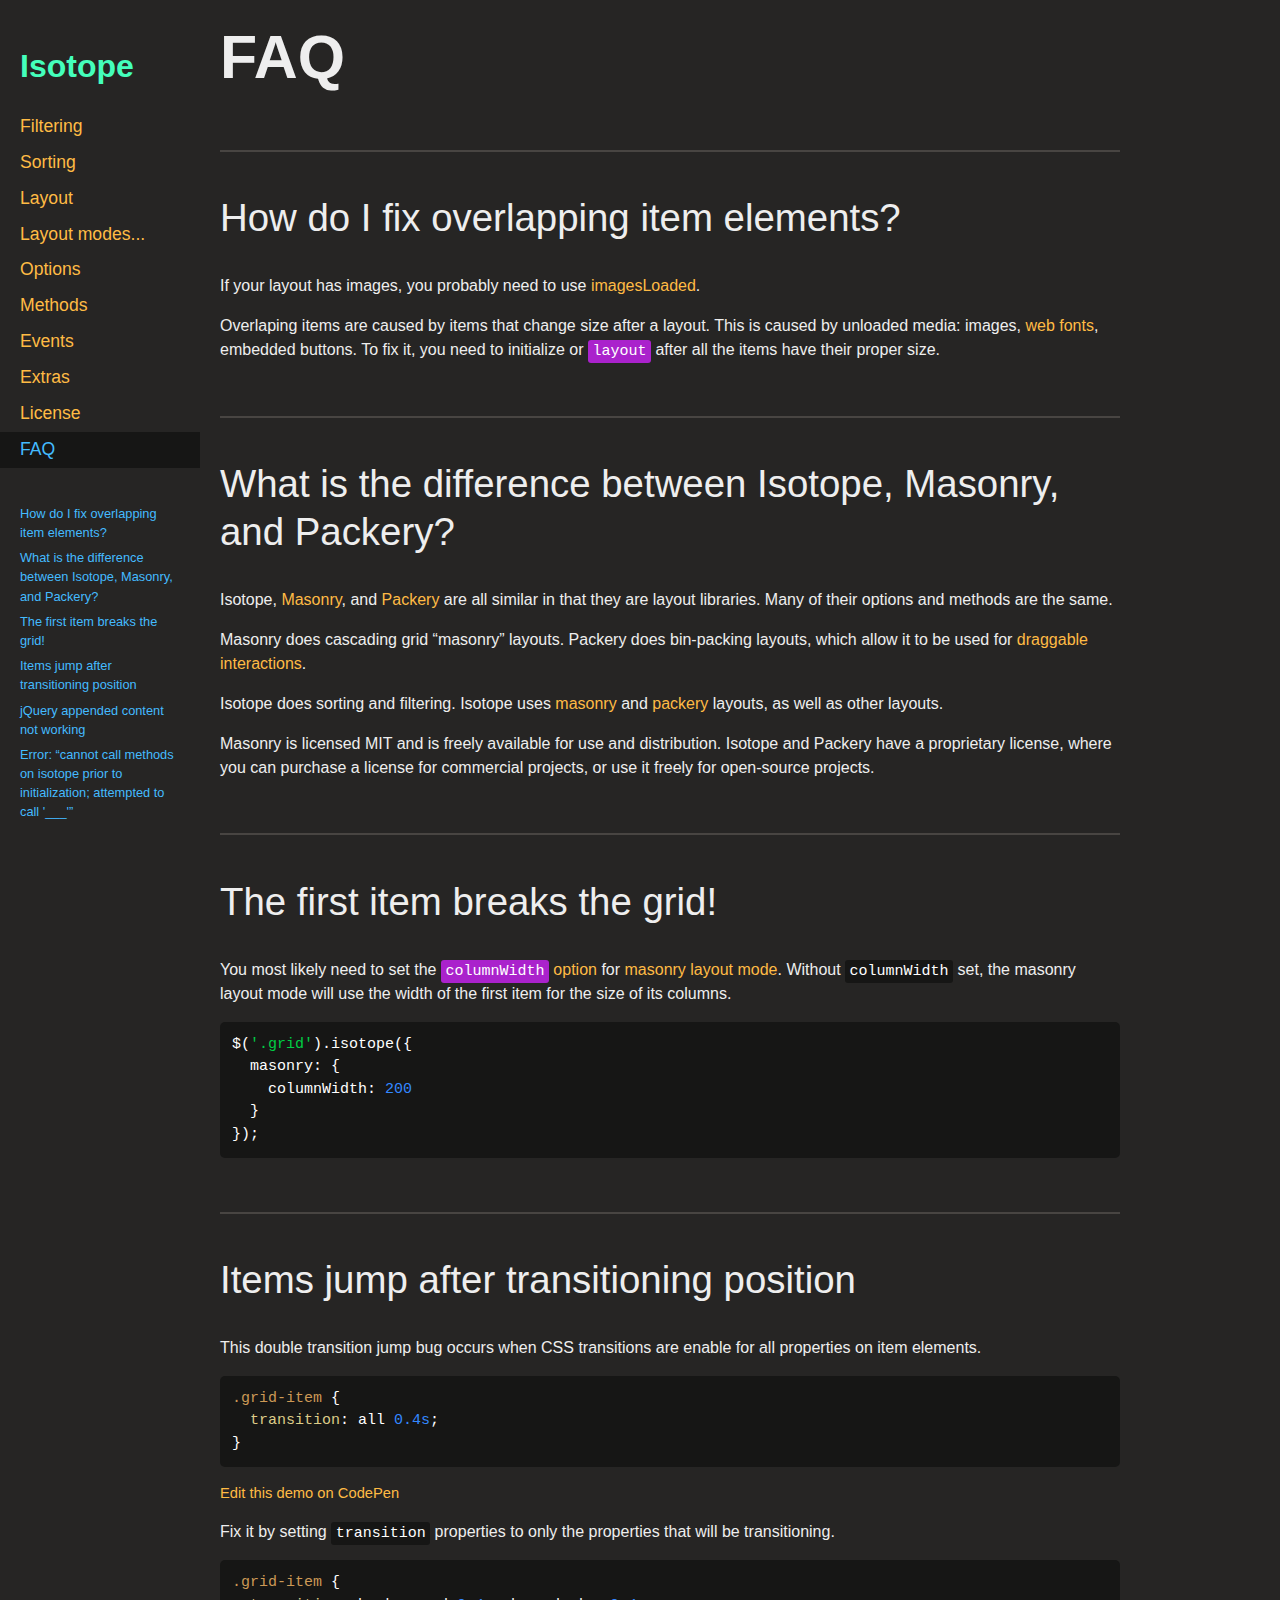
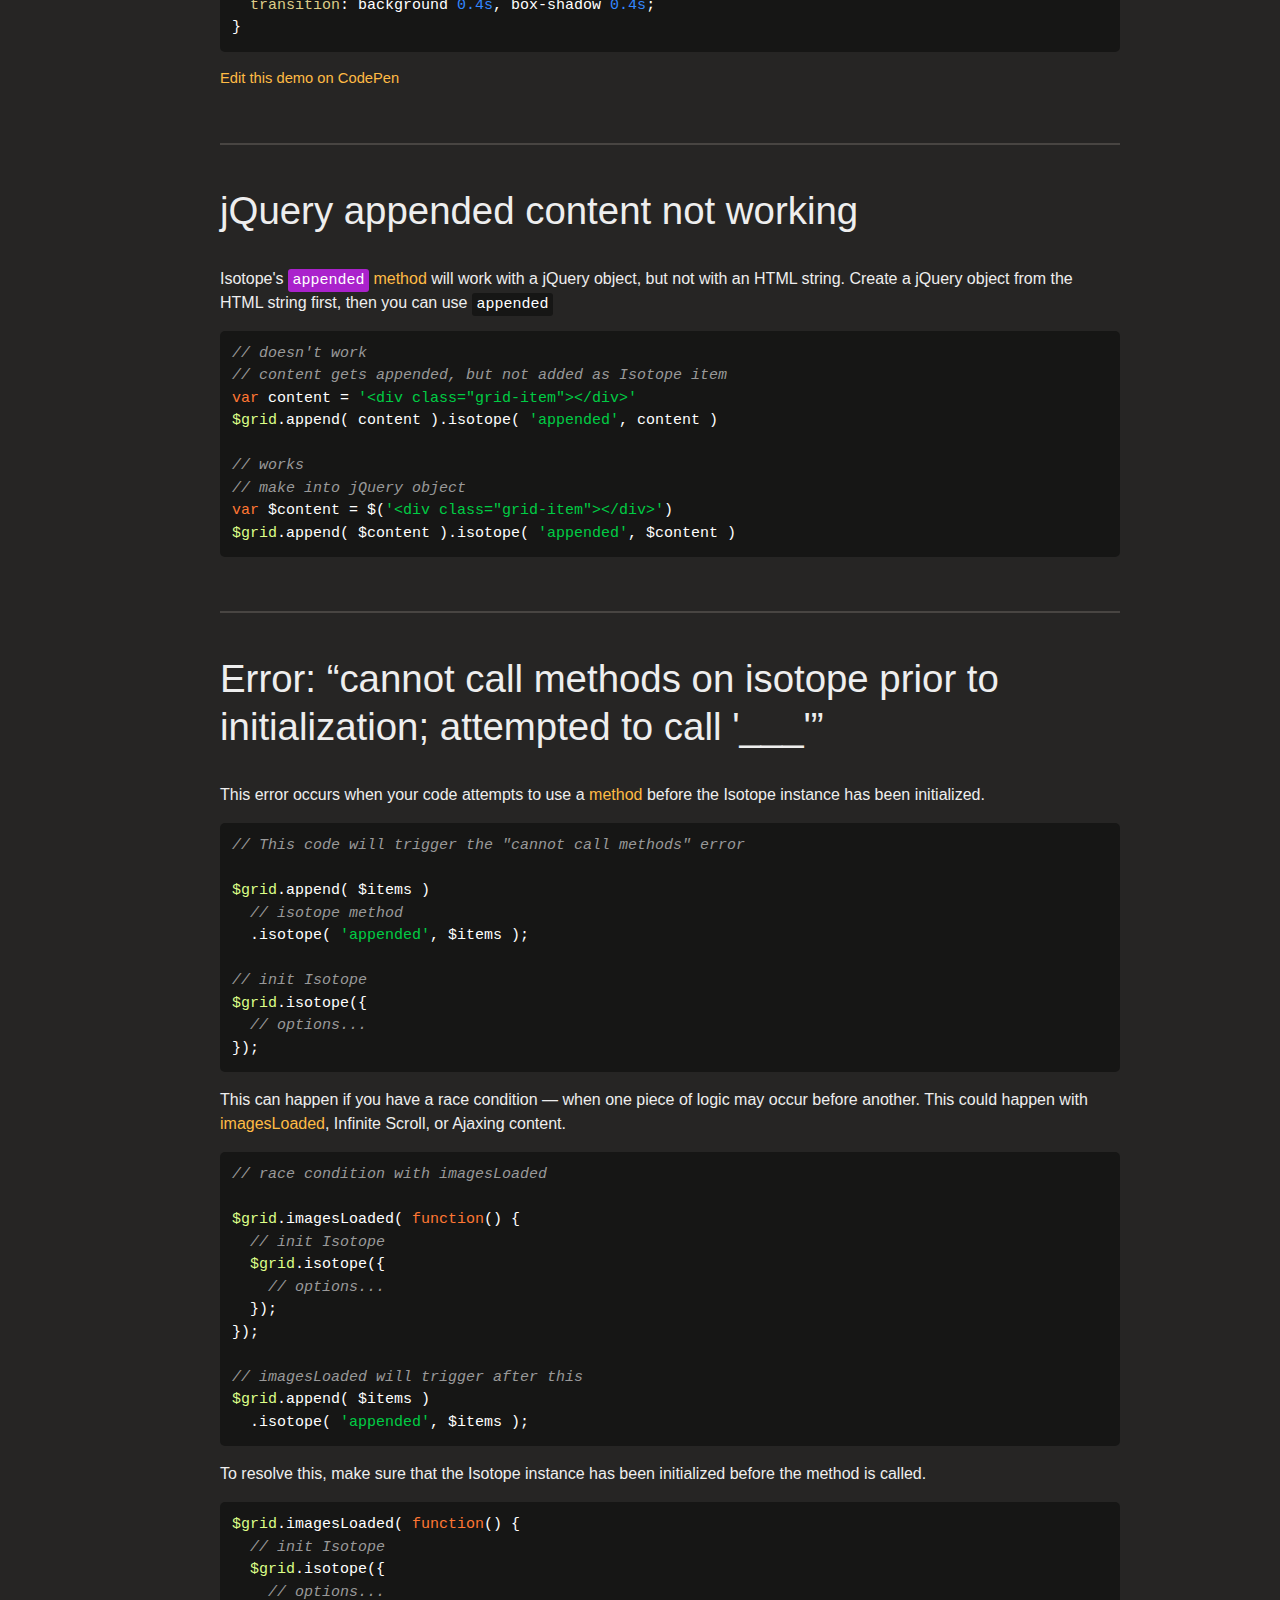
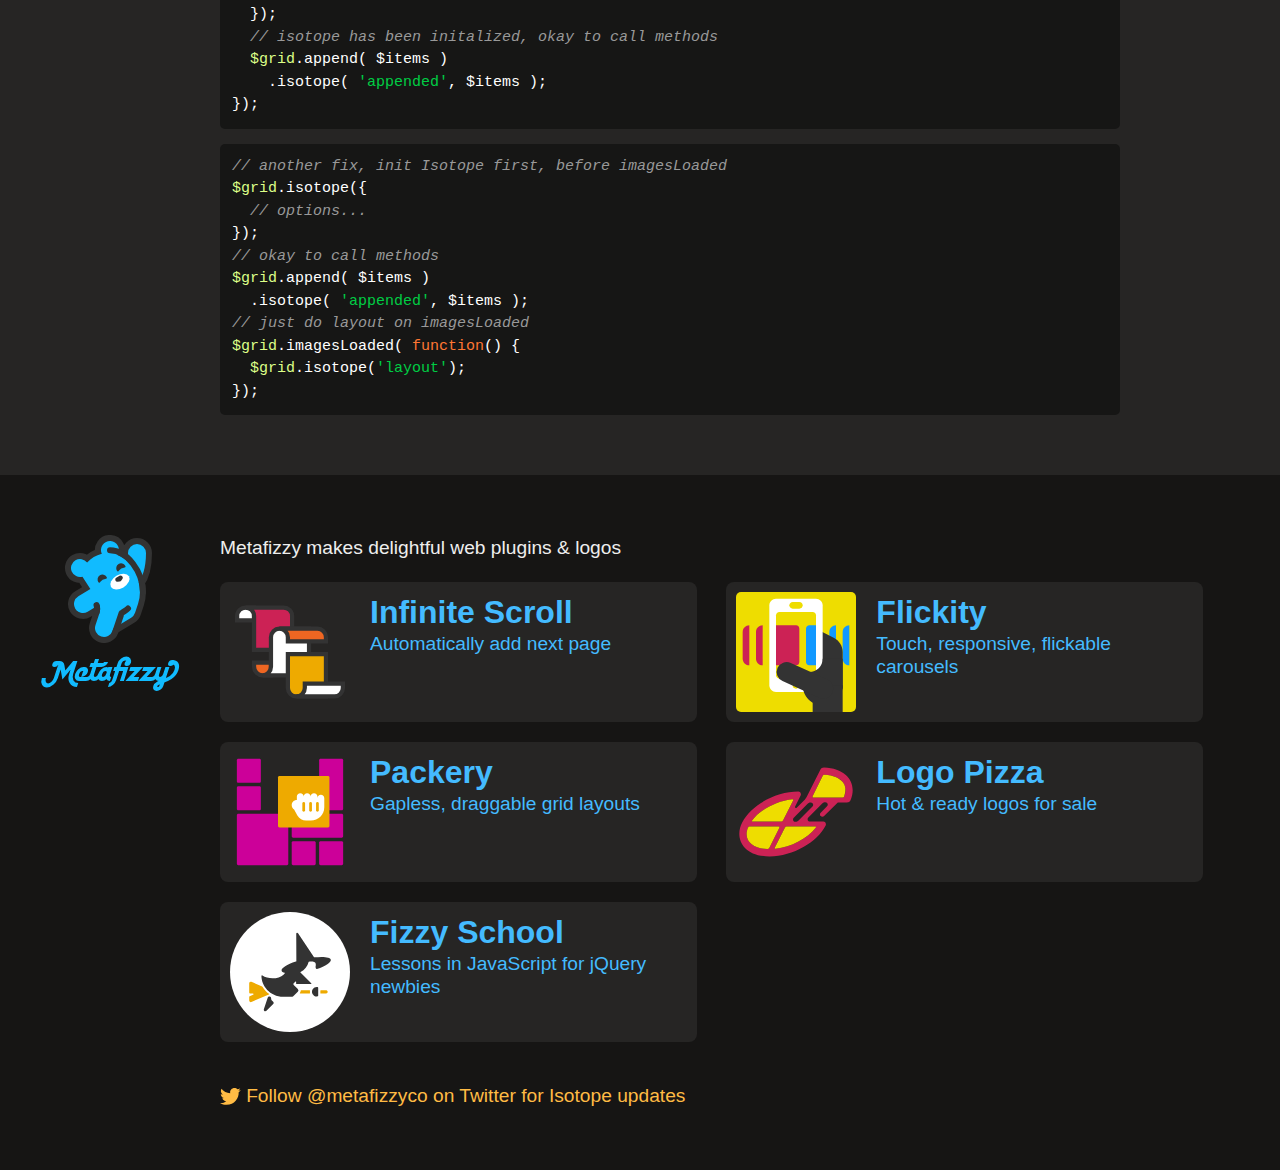
<file: isotope-docs/faq.html>
<!doctype html>
<html class="export" lang="en">
<head>
  <meta charset="utf-8">
  <meta name="viewport" content="width=device-width">
  <meta name="description" content="Filter &amp; sort magical layouts">

  <title>Isotope &#xB7; FAQ</title>

    <!-- Isotope does not require any CSS files -->
    <link rel="stylesheet" href="css/isotope-docs.css?6" media="screen">

  <meta name="twitter:card" content="summary">
  <meta name="twitter:site" content="@metafizzyco">
  <meta name="twitter:url" content="https://isotope.metafizzy.co/faq.html">
  <meta name="twitter:title" content="Isotope FAQ">
  <meta name="twitter:description" content="Filter &amp; sort magical layouts">

</head>
<body class="page--faq">


  <div class="nav">
    <h1 class="nav__title"><a href=".">Isotope</a></h1>
  
    <ol class="site-nav">
      <li class="site-nav__item site-nav__item--filtering">
        <a class="site-nav__item__link" href="filtering.html">Filtering</a></li>
      <li class="site-nav__item site-nav__item--sorting">
        <a class="site-nav__item__link" href="sorting.html">Sorting</a></li>
      <li class="site-nav__item site-nav__item--layout ">
        <a class="site-nav__item__link" href="layout.html">Layout</a>
      </li>
      <li class="site-nav__item site-nav__item--layout-modes sub-nav-parent">
        <a class="site-nav__item__link" href="layout-modes.html">Layout modes</a>
        <ul class="sub-nav">
            <li class="sub-nav__item sub-nav__item--masonry">
              <a class="sub-nav__item__link" href="layout-modes/masonry.html">masonry</a></li>
            <li class="sub-nav__item sub-nav__item--fitrows">
              <a class="sub-nav__item__link" href="layout-modes/fitrows.html">fitRows</a></li>
            <li class="sub-nav__item sub-nav__item--vertical">
              <a class="sub-nav__item__link" href="layout-modes/vertical.html">vertical</a></li>
            <li class="sub-nav__item sub-nav__item--packery">
              <a class="sub-nav__item__link" href="layout-modes/packery.html">packery</a></li>
            <li class="sub-nav__item sub-nav__item--cellsbyrow">
              <a class="sub-nav__item__link" href="layout-modes/cellsbyrow.html">cellsByRow</a></li>
            <li class="sub-nav__item sub-nav__item--masonryhorizontal">
              <a class="sub-nav__item__link" href="layout-modes/masonryhorizontal.html">masonryHorizontal</a></li>
            <li class="sub-nav__item sub-nav__item--fitcolumns">
              <a class="sub-nav__item__link" href="layout-modes/fitcolumns.html">fitColumns</a></li>
            <li class="sub-nav__item sub-nav__item--cellsbycolumn">
              <a class="sub-nav__item__link" href="layout-modes/cellsbycolumn.html">cellsByColumn</a></li>
            <li class="sub-nav__item sub-nav__item--horiz">
              <a class="sub-nav__item__link" href="layout-modes/horiz.html">horiz</a></li>
        </ul>
      </li>
      <li class="site-nav__item site-nav__item--options">
        <a class="site-nav__item__link" href="options.html">Options</a></li>
      <li class="site-nav__item site-nav__item--methods">
        <a class="site-nav__item__link" href="methods.html">Methods</a></li>
      <li class="site-nav__item site-nav__item--events">
        <a class="site-nav__item__link" href="events.html">Events</a></li>
      <li class="site-nav__item site-nav__item--extras">
        <a class="site-nav__item__link" href="extras.html">Extras</a></li>
      <li class="site-nav__item site-nav__item--license">
        <a class="site-nav__item__link" href="license.html">License</a></li>
      <li class="site-nav__item site-nav__item--faq">
        <a class="site-nav__item__link" href="faq.html">FAQ</a></li>
    </ol>
  
    <ul class="page-nav" data-js="page-nav">
<li class="page-nav__item page-nav__item--h2"><a href="#how-do-i-fix-overlapping-item-elements">How do I fix overlapping item elements?</a></li>
<li class="page-nav__item page-nav__item--h2"><a href="#what-is-the-difference-between-isotope-masonry-and-packery">What is the difference between Isotope, Masonry, and Packery?</a></li>
<li class="page-nav__item page-nav__item--h2"><a href="#the-first-item-breaks-the-grid">The first item breaks the grid!</a></li>
<li class="page-nav__item page-nav__item--h2"><a href="#items-jump-after-transitioning-position">Items jump after transitioning position</a></li>
<li class="page-nav__item page-nav__item--h2"><a href="#jquery-appended-content-not-working">jQuery appended content not working</a></li>
<li class="page-nav__item page-nav__item--h2"><a href="#error-cannot-call-methods-on-isotope-prior-to-initialization-attempted-to-call-___">Error: &#x201C;cannot call methods on isotope prior to initialization; attempted to call &apos;___&apos;&#x201D;</a></li>
</ul>
  </div>


  <div id="content" class="main">
    <div class="container">
        <h1>FAQ</h1>



  <h2 id="how-do-i-fix-overlapping-item-elements">How do I fix overlapping item elements?</h2>

  <p>If your layout has images, you probably need to use <a href="layout.html#imagesloaded">imagesLoaded</a>.</p>

  <p>Overlaping items are caused by items that change size after a layout. This is caused by unloaded media: images, <a href="extras.html#web-fonts">web fonts</a>, embedded buttons. To fix it, you need to initialize or <a href="methods.html#layout"><code>layout</code></a> after all the items have their proper size.</p>


  <h2 id="what-is-the-difference-between-isotope-masonry-and-packery">What is the difference between Isotope, Masonry, and Packery?</h2>

  <p>Isotope, <a href="https://masonry.desandro.com">Masonry</a>, and <a href="https://packery.metafizzy.co">Packery</a> are all similar in that they are layout libraries. Many of their options and methods are the same.</p>

  <p>Masonry does cascading grid &#x201C;masonry&#x201D; layouts. Packery does bin-packing layouts, which allow it to be used for <a href="https://packery.metafizzy.co/draggable.html">draggable interactions</a>.</p>

  <p>Isotope does sorting and filtering. Isotope uses <a href="layout-modes/masonry.html">masonry</a> and <a href="layout-modes/packery.html">packery</a> layouts, as well as other layouts. </p>

  <p>Masonry is licensed MIT and is freely available for use and distribution. Isotope and Packery have a proprietary license, where you can purchase a license for commercial projects, or use it freely for open-source projects.</p>


<h2 id="the-first-item-breaks-the-grid">The first item breaks the grid!</h2>

<p>You most likely need to set the <a href="layout-modes/masonry.html#columnwidth"><code>columnWidth</code> option</a> for <a href="layout-modes/masonry.html">masonry layout mode</a>. Without <code>columnWidth</code> set, the masonry layout mode will use the width of the first item for the size of its columns.</p>

<pre><code class="js">$(<span class="string">&apos;.grid&apos;</span>).isotope({
  <span class="attr">masonry</span>: {
    <span class="attr">columnWidth</span>: <span class="number">200</span>
  }
});
</code></pre>


<h2 id="items-jump-after-transitioning-position">Items jump after transitioning position</h2>

<p>This double transition jump bug occurs when CSS transitions are enable for all properties on item elements.</p>

<pre><code class="css"><span class="selector-class">.grid-item</span> {
  <span class="attribute">transition</span>: all <span class="number">0.4s</span>;
}
</code></pre>

<p class="edit-demo">
    <a href="https://codepen.io/desandro/pen/NxoRxp">Edit this demo on CodePen</a>
</p>

<p>Fix it by setting <code>transition</code> properties to only the properties that will be transitioning.</p>

<pre><code class="css"><span class="selector-class">.grid-item</span> {
  <span class="attribute">transition</span>: background <span class="number">0.4s</span>, box-shadow <span class="number">0.4s</span>;
}
</code></pre>

<p class="edit-demo">
    <a href="https://codepen.io/desandro/pen/qbgaRG">Edit this demo on CodePen</a>
</p>


<h2 id="jquery-appended-content-not-working">jQuery appended content not working</h2>

<p>Isotope&apos;s <a href="methods.html#appended"><code>appended</code> method</a> will work with a jQuery object, but not with an HTML string. Create a jQuery object from the HTML string first, then you can use <code>appended</code></p>

<pre><code class="js"><span class="comment">// doesn&apos;t work</span>
<span class="comment">// content gets appended, but not added as Isotope item</span>
<span class="keyword">var</span> content = <span class="string">&apos;&lt;div class=&quot;grid-item&quot;&gt;&lt;/div&gt;&apos;</span>
<span class="jquery_var">$grid</span>.append( content ).isotope( <span class="string">&apos;appended&apos;</span>, content )

<span class="comment">// works</span>
<span class="comment">// make into jQuery object</span>
<span class="keyword">var</span> $content = $(<span class="string">&apos;&lt;div class=&quot;grid-item&quot;&gt;&lt;/div&gt;&apos;</span>)
<span class="jquery_var">$grid</span>.append( $content ).isotope( <span class="string">&apos;appended&apos;</span>, $content )
</code></pre>


<h2 id="error-cannot-call-methods-on-isotope-prior-to-initialization-attempted-to-call-___">Error: &#x201C;cannot call methods on isotope prior to initialization; attempted to call &apos;___&apos;&#x201D;</h2>

<p>This error occurs when your code attempts to use a <a href="methods.html">method</a> before the Isotope instance has been initialized.</p>

<pre><code class="js"><span class="comment">// This code will trigger the &quot;cannot call methods&quot; error</span>

<span class="jquery_var">$grid</span>.append( $items )
  <span class="comment">// isotope method</span>
  .isotope( <span class="string">&apos;appended&apos;</span>, $items );

<span class="comment">// init Isotope</span>
<span class="jquery_var">$grid</span>.isotope({
  <span class="comment">// options...</span>
});
</code></pre>

<p>This can happen if you have a race condition &#x2014; when one piece of logic may occur before another. This could happen with <a href="layout.html#imagesloaded">imagesLoaded</a>, Infinite Scroll, or Ajaxing content.</p>

<pre><code class="js"><span class="comment">// race condition with imagesLoaded</span>

<span class="jquery_var">$grid</span>.imagesLoaded( <span class="function"><span class="keyword">function</span>(<span class="params"></span>) </span>{
  <span class="comment">// init Isotope</span>
  <span class="jquery_var">$grid</span>.isotope({
    <span class="comment">// options...</span>
  });
});

<span class="comment">// imagesLoaded will trigger after this</span>
<span class="jquery_var">$grid</span>.append( $items )
  .isotope( <span class="string">&apos;appended&apos;</span>, $items );
</code></pre>

<p>To resolve this, make sure that the Isotope instance has been initialized before the method is called.</p>

<pre><code class="js"><span class="jquery_var">$grid</span>.imagesLoaded( <span class="function"><span class="keyword">function</span>(<span class="params"></span>) </span>{
  <span class="comment">// init Isotope</span>
  <span class="jquery_var">$grid</span>.isotope({
    <span class="comment">// options...</span>
  });
  <span class="comment">// isotope has been initalized, okay to call methods</span>
  <span class="jquery_var">$grid</span>.append( $items )
    .isotope( <span class="string">&apos;appended&apos;</span>, $items );
});
</code></pre>

<pre><code class="js"><span class="comment">// another fix, init Isotope first, before imagesLoaded</span>
<span class="jquery_var">$grid</span>.isotope({
  <span class="comment">// options...</span>
});
<span class="comment">// okay to call methods</span>
<span class="jquery_var">$grid</span>.append( $items )
  .isotope( <span class="string">&apos;appended&apos;</span>, $items );
<span class="comment">// just do layout on imagesLoaded</span>
<span class="jquery_var">$grid</span>.imagesLoaded( <span class="function"><span class="keyword">function</span>(<span class="params"></span>) </span>{
  <span class="jquery_var">$grid</span>.isotope(<span class="string">&apos;layout&apos;</span>);
});
</code></pre>

    </div>
  </div>

  <footer class="site-footer">
  
    <div class="container">
  
      <p class="site-footer__copy">Metafizzy makes delightful web plugins &amp; logos</p>
  
      <div class="showcase">
      
        <ul class="showcase-item-list">
      
            <li class="showcase-item">
              <a class="showcase-item__link" href="https://infinite-scroll.com">
                <div class="showcase-item__image">
                    <svg class="infinite-scroll-illo" xmlns="http://www.w3.org/2000/svg" viewbox="0 0 520 520" width="200" height="200">
                      <path class="infinite-scroll-illo__page infinite-scroll-illo__page--back" d="M90,110H10V90c0-22,18-40,40-40h40V110z"/>
                      <path class="infinite-scroll-illo__page infinite-scroll-illo__page--front1" d="M270,90L270,90c0-22-18-40-40-40h0H50h0c22,0,40,18,40,40v0v0v160h180V90z"/>
                      <path class="infinite-scroll-illo__page infinite-scroll-illo__page--front2" d="M170,330v-20H90v20v0c0,22,18,40,40,40h0h40V330z"/>
                      <path class="infinite-scroll-illo__page infinite-scroll-illo__page--back" d="M350,150H210c-22,0-40,18-40,40v140v0c0,22-18,40-40,40h0h220V150z"/>
                      <path class="infinite-scroll-illo__page infinite-scroll-illo__page--front3" d="M430,470V270H250v160c0,22,18,40,40,40H430z"/>
                      <path class="infinite-scroll-illo__page infinite-scroll-illo__page--front2" d="M250,190v20h180v-20c0-22-18-40-40-40H210h0C232,150,250,168,250,190L250,190z"/>
                      <path class="infinite-scroll-illo__page infinite-scroll-illo__page--back" d="M330,410v20v0c0,22-18,40-40,40h0h180c22,0,40-18,40-40v-20H330z"/>
                    </svg>
                </div>
                <div class="showcase-item__text">
                  <h3 class="showcase-item__title">Infinite Scroll</h3>
                  <p class="showcase-item__description">Automatically add next page</p>
                </div>
              </a>
            </li>
      
            <li class="showcase-item">
              <a class="showcase-item__link" href="https://flickity.metafizzy.co">
                <div class="showcase-item__image">
                    <svg class="flickity-illo" xmlns="http://www.w3.org/2000/svg" viewbox="0 0 360 360" width="100" height="100">
                      <path class="flickity-illo__color1" fill="#19F" d="M300 220L300 220c-11 0-20-9-20-20v-80c0-11 9-20 20-20h0V220z"/>
                      <path class="flickity-illo__color1" fill="#19F" d="M340 220L340 220c-11 0-20-9-20-20v-80c0-11 9-20 20-20h0V220z"/>
                      <path class="flickity-illo__color2" fill="#333" d="M320 290V180c0-18-10-35-27-43L240 110v180H320z"/>
                      <path class="flickity-illo__color3" fill="white" d="M240 300H120c-11 0-20-9-20-20V40c0-11 9-20 20-20h120c11 0 20 9 20 20v240C260 291 251 300 240 300z"/>
                      <path class="flickity-illo__color4" fill="#ED0" d="M230 260H130c-6 0-10-5-10-10V70c0-6 5-10 10-10h100c6 0 10 5 10 10v180 C240 256 236 260 230 260z"/>
                      <path class="flickity-illo__color2" fill="#333" d="M260 200h60v81c0 32-26 59-59 59h0c-34 0-61-27-61-61V240h20 C242 240 260 222 260 200L260 200z"/>
                      <path class="flickity-illo__color5" fill="#C25" d="M180 220h-60V100h60c6 0 10 5 10 10v100C190 216 186 220 180 220z"/>
                      <path class="flickity-illo__color1" fill="#19F" d="M240 220h-20c-6 0-10-5-10-10V110c0-6 5-10 10-10h20V220z"/>
                      <rect class="flickity-illo__color2" fill="#333" x="230" y="280" width="90" height="80"/>
                      <circle class="flickity-illo__color4" fill="#ED0" cx="180" cy="280" r="10"/>
                      <line class="flickity-illo__thumb" stroke="#333" stroke-width="60" stroke-linecap="round" x1="262" y1="290" x2="152" y2="240"/>
                      <path class="flickity-illo__color4" fill="#ED0" d="M190 50h-20c-6 0-10-5-10-10v0c0-6 5-10 10-10h20c6 0 10 5 10 10v0C200 46 196 50 190 50z"/>
                      <path class="flickity-illo__color5" fill="#C25" d="M80 220L80 220c-11 0-20-9-20-20v-80c0-11 9-20 20-20h0V220z"/>
                      <path class="flickity-illo__color5" fill="#C25" d="M40 220L40 220c-11 0-20-9-20-20v-80c0-11 9-20 20-20h0V220z"/>
                    </svg>
                </div>
                <div class="showcase-item__text">
                  <h3 class="showcase-item__title">Flickity</h3>
                  <p class="showcase-item__description">Touch, responsive, flickable carousels</p>
                </div>
              </a>
            </li>
      
            <li class="showcase-item">
              <a class="showcase-item__link" href="https://packery.metafizzy.co">
                <div class="showcase-item__image">
                    <svg class="packery-illo" xmlns="http://www.w3.org/2000/svg" viewbox="0 0 700 700" width="100" height="100">
                      <path class="packery-illo__item" fill="#C09" d="M172 180H48c-4 0-8-4-8-8V48c0-4 4-8 8-8h124c4 0 8 4 8 8v124C180 176 176 180 172 180z"/>
                      <path class="packery-illo__item" fill="#C09" d="M172 340H48c-4 0-8-4-8-8V208c0-4 4-8 8-8h124c4 0 8 4 8 8v124C180 336 176 340 172 340z"/>
                      <path class="packery-illo__item" fill="#C09" d="M492 660H368c-4 0-8-4-8-8V528c0-4 4-8 8-8h124c4 0 8 4 8 8v124C500 656 496 660 492 660z"/>
                      <path class="packery-illo__item" fill="#C09" d="M652 660H528c-4 0-8-4-8-8V528c0-4 4-8 8-8h124c4 0 8 4 8 8v124C660 656 656 660 652 660z"/>
                      <path class="packery-illo__item" fill="#C09" d="M652 500H368c-4 0-8-4-8-8V368c0-4 4-8 8-8h284c4 0 8 4 8 8v124C660 496 656 500 652 500z"/>
                      <path class="packery-illo__item" fill="#C09" d="M332 660H48c-4 0-8-4-8-8V368c0-4 4-8 8-8h284c4 0 8 4 8 8v284C340 656 336 660 332 660z"/>
                      <path class="packery-illo__item" fill="#C09" d="M652 340H528c-4 0-8-4-8-8V48c0-4 4-8 8-8h124c4 0 8 4 8 8v284C660 336 656 340 652 340z"/>
                      <path class="packery-illo__draggie" fill="#EA0" d="M572 440H288c-4 0-8-4-8-8V148c0-4 4-8 8-8h284c4 0 8 4 8 8v284C580 436 576 440 572 440z"/>
                      <g>
                        <path class="packery-illo__hand" fill="white" d="M530 250c-11 0-20 9-20 20v-10c0-11-9-20-20-20s-20 9-20 20c0-11-9-20-20-20s-20 9-20 20c0-11-9-20-20-20
                          s-20 9-20 20v20c-17 0-30 13-30 30c0 11 6 20 14 25l19 35c10 18 30 30 51 30h28
                          c43 0 78-35 78-78V270C550 259 541 250 530 250z"/>
                        <line class="packery-illo__hand-line" stroke="#EA0" fill="none" stroke-width="16" stroke-linecap="round" x1="430" y1="300" x2="430" y2="340"/>
                        <line class="packery-illo__hand-line" stroke="#EA0" fill="none" stroke-width="16" stroke-linecap="round" x1="470" y1="300" x2="470" y2="340"/>
                        <line class="packery-illo__hand-line" stroke="#EA0" fill="none" stroke-width="16" stroke-linecap="round" x1="510" y1="300" x2="510" y2="340"/>
                      </g>
                    </svg>
                </div>
                <div class="showcase-item__text">
                  <h3 class="showcase-item__title">Packery</h3>
                  <p class="showcase-item__description">Gapless, draggable grid layouts</p>
                </div>
              </a>
            </li>
      
            <li class="showcase-item">
              <a class="showcase-item__link" href="http://logo.pizza">
                <div class="showcase-item__image">
                    <svg class="logo-pizza-illo" xmlns="http://www.w3.org/2000/svg" viewbox="0 0 700 700" width="100" height="100">
                      <path class="logo-pizza-illo__outline" fill="#C25" d="M513 91c-9-0-17 5-21 12l-80 160c-3 5-6 10-11 15l-47 47
                        c-5 5-12-1-9-7l32-64c5-11-2-23-14-23h-0c-121 0-268 70-327 180
                        C-9 497 35 609 196 609c138 0 279-85 327-180v0c5-11-2-23-14-23h-77c-13 0-19-15-10-24
                        l81-81c5-5 11-8 18-8l0 0c13 0 19 15 10 24L494 354c-6 6-6 14 0 20c3 3 6 4 10 4
                        c4 0 7-1 10-4l80-80h53c9 0 17-5 21-13C707 190 656 97 513 91z M334 281l-59 117
                        c-2 5-7 8-13 8H97c-4 0-6-4-3-7c49-64 143-114 236-124C333 275 335 278 334 281z
                         M70 441c2-4 6-7 10-7h168c4 0 7 4 5 8l-59 118c-2 4-6 6-11 6
                        C106 565 38 521 70 441z M466 441c-49 64-143 114-236 124c-3 0-6-3-4-6l59-117
                        c2-5 7-8 13-8h166C466 434 468 438 466 441z M446 318l-81 81c-5 5-11 8-18 8l0 0
                        c-13 0-19-15-10-24l81-81c5-5 11-8 18-8l0 0C449 294 455 309 446 318z M447 258L506 139
                        c2-4 6-7 11-6c101 7 140 60 114 126c-2 4-6 7-10 7H452C448 266 445 262 447 258z"/>
                      <path class="logo-pizza-illo__slice" fill="#ED0" d="M334 281l-59 117c-2 5-7 8-13 8H97c-4 0-6-4-3-7
                        c49-64 143-114 236-124C333 275 335 278 334 281z"/>
                      <path class="logo-pizza-illo__slice" fill="#ED0" d="M70 441c2-4 6-7 10-7h168c4 0 7 4 5 8l-59 118c-2 4-6 6-11 6
                        C106 565 38 521 70 441z"/>
                      <path class="logo-pizza-illo__slice" fill="#ED0" d="M466 441c-49 64-143 114-236 124c-3 0-6-3-4-6l59-117
                        c2-5 7-8 13-8h166C466 434 468 438 466 441z"/>
                      <path class="logo-pizza-illo__slice" fill="#ED0" d="M447 258L506 139c2-4 6-7 11-6c101 7 140 60 114 126c-2 4-6 7-10 7H452
                        C448 266 445 262 447 258z"/>
                    </svg>
                </div>
                <div class="showcase-item__text">
                  <h3 class="showcase-item__title">Logo Pizza</h3>
                  <p class="showcase-item__description">Hot &amp; ready logos for sale</p>
                </div>
              </a>
            </li>
      
            <li class="showcase-item">
              <a class="showcase-item__link" href="http://fizzy.school">
                <div class="showcase-item__image">
                    <svg class="witchie-logo" xmlns="http://www.w3.org/2000/svg" viewbox="0 0 1000 1000" width="200" height="200">
                      <circle class="witchie-logo__moon" fill="white" cx="500" cy="500" r="500"/>
                      <path class="witchie-logo__broom" fill="#EA0" d="M582 675a35 35 0 0 0 8-20 3 3 0 0 1 3-2h71a3 3 0 0 1 3 3 59 59 0 0 0 0 20 3 3 0 0 1-3 3h-79A3 3 0 0 1 582 675Zm219 4a13 13 0 0 0 13-14c-1-7-7-12-14-12h-44a3 3 0 0 0-3 3v21a3 3 0 0 0 3 3ZM299 660a203 203 0 0 1-27-36 8 8 0 0 0-4-3L178 582a13 13 0 0 0-18 12v77a8 8 0 0 0 8 8h22a5 5 0 0 1 2 10L164 703a8 8 0 0 0-4 7v28a13 13 0 0 0 18 12l146-63a3 3 0 0 0 1-5A197 197 0 0 1 299 660Z"/>
                      <path class="witchie-logo__dress" fill="#333" d="M326 705h4a13 13 0 0 1 13 13v8a13 13 0 0 0 4 9l13 13a13 13 0 0 1 0 19l-56 56c-10 10-26-0-22-13L314 714A13 13 0 0 1 326 705Zm397-79c-27 0-47 26-37 54 3 7 11 16 17 19a42 42 0 0 0 19 5 38 38 0 0 0 7-1 8 8 0 0 0 6-8v-62a8 8 0 0 0-6-8 38 38 0 0 0-7-1M840 397c-3-15-33-23-77-23a521 521 0 0 0-59 4 5 5 0 0 1-5-2L567 177a8 8 0 0 0-7-4 8 8 0 0 0-8 8l1 227a5 5 0 0 1-4 5c-74 24-123 55-119 76 2 8 11 14 26 18a3 3 0 0 1 1 4l-11 11c-20 20-56 30-92 30-31 0-63-8-84-23a5 5 0 0 0-3-1 5 5 0 0 0-5 5c0 78 68 173 183 173h75a10 10 0 0 0 7-3l38-38a16 16 0 0 0 0-23l-34-34a10 10 0 0 1 0-14l15-15a3 3 0 0 1 5 2v15a5 5 0 0 0 5 5H674a4 4 0 0 0 3-7l-90-90a3 3 0 0 1 1-4c34-19 59-49 67-84a3 3 0 0 1 2-2c6-1 12-1 17-1 22 0 37 5 39 14 1 6 3 11 2 17-5 17 1 31 8 31a6 6 0 0 0 2-0C797 448 845 419 840 397Z"/>
                    </svg>
                </div>
                <div class="showcase-item__text">
                  <h3 class="showcase-item__title">Fizzy School</h3>
                  <p class="showcase-item__description">Lessons in JavaScript for jQuery newbies</p>
                </div>
              </a>
            </li>
      
        </ul> 
      
      </div>
  
      <p class="site-footer__copy">
        <a href="https://twitter.com/metafizzyco">
          <svg class="twitter-logo" xmlns="http://www.w3.org/2000/svg" viewbox="0 0 512 512" width="30" height="30">
            <path d="M512 97c-19 8-39 14-60 16 22-13 38-34 46-58-20 12-43 21-67 25-19-19-46-32-77-32-58 0-117 52-102 129-87-4-165-46-216-110-24 40-19 107 32 140-17 0-33-5-48-13v1c0 51 36 93 84 103-15 4-34 5-47 2 13 42 52 72 98 73-47 36-96 49-155 44 46 30 102 47 161 47 197 0 306-168 299-312 20-15 38-34 52-55z"/>
          </svg>
          Follow @metafizzyco on Twitter for Isotope updates
        </a>
      </p>
  
      <div class="mfzy-brand">
        <a class="mfzy-brand__link" href="https://metafizzy.co">
          <svg class="mfzy-logo" xmlns="http://www.w3.org/2000/svg" xmlns:xlink="http://www.w3.org/1999/xlink" viewbox="0 0 144 144" width="36" height="36">
            <title>Metafizzy logo</title>
            <defs>
              <path id="mfzy-logo__body" d="M 120 24 a 12 12 0 0 0-24 0 a 72 72 0 0 1 -1 11
                a 40 40 0 0 0 -13 -8.5 A 12 12 0 1 0 61.1 25.1 c -8 2 -14 6 -19.6 11.6 
                A 12 12 0 1 0 35.3 55.5 L 45.8 72.1 l -16 9.6 A 12 12 0 0 0 42.2 102.3
                L 58 92.8 a 20 20 0 0 1 -0.2 11.9 l -5.2 15.5 a 12 12 0 0 0 22.8 7.6
                l 1.1 -3.3 l 23.7 -14.2 a 12 12 0 0 0 5.2 -6.5 l 4 -12 A 50 50 0 0 0 111.9 76
                a 52 52 0 0 0 -1.6 -12.8 C 115 57 120 44 120 24Z"/>
              <path id="mfzy-logo__eye" d="M 0 6.5 a 6.5 6.5 0 0 1 13 0 c 0 3.5 -3 0.5 -6.5 0.5 s -6.5 3 -6.5 -0.5 Z"/>
              <clippath id="mfzy-logo__body-clip">
                <use xlink:href="#mfzy-logo__body"/>
              </clippath>
            </defs>
            <use class="mfzy-logo__body-outline" xlink:href="#mfzy-logo__body" fill="#333" stroke="#333" stroke-width="16"/>
            <use class="mfzy-logo__body-fill" xlink:href="#mfzy-logo__body"/>
            <g class="mfzy-logo__stripes" clip-path="url(#mfzy-logo__body-clip)">
              <rect fill="#E62" x="16" width="120" height="138"/>
              <path fill="#C25" d="M96 24L16 72V0h80v24z"/>
              <path fill="#EA0" d="M116 70L16 130v-26l95-57 5 23z"/>
              <path fill="#19F" d="M136 138H16v-8l120-72v80z"/>
            </g>
            <path class="mfzy-logo__cut-ins" stroke="#333" fill="none" stroke-linecap="round" stroke-linejoin="round" stroke-width="8" d="M 72 20.4 c 23 0 44 29 44 56
              M 54 103.4 a 16 16 0 0 0 0 -10
              M 96 98 c -2 2 -8 6 -8.5,6 l -8.4 25.1"/>
            <g transform="translate(53 57) rotate(-31)">
              <ellipse class="mfzy-logo__snout" cx="25" cy="21" rx="14" ry="9" fill="#FFF"/>
              <use class="mfzy-logo__feature" xlink:href="#mfzy-logo__eye" fill="#333"/>
              <use class="mfzy-logo__feature" xlink:href="#mfzy-logo__eye" fill="#333" transform="translate(29 0)"/>
              <path class="mfzy-logo__feature" d="M 28.6 14 a 3 3 0 0 1 1.3 5.6 l -2.6 1.2 a 3 3 0 0 1 -2.6 0
                l -2.6 -1.2 a 3 3 0 0 1 1.3 -5.6 Z" fill="#333"/>
            </g>
          </svg>
          <svg class="mfzy-wordmark" xmlns="http://www.w3.org/2000/svg" viewbox="0 0 280 80" fill="none" stroke="#333" width="140" height="40">
            <g transform="skewX(-18)">
              <path stroke-width="8" d="M38 20h6c4 0 7 2 9 6l9 18l12-24h2v22
              a20 22 0 0 0 20 22M48 22v28a12 15 0 0 1-24 0M98 44a6 6 0 0 0 0-12h-2
              a8 10 0 0 0 0 20h14a8 10 0 0 0 8-10M118 12v30a8 10 0 0 0 16 0M150 36
              q-4-4-8-4a8 10 0 1 0 8 10m0-14v14a8 10 0 0 0 8 10M184 20a9 9 0 0 0-18 0
              v34a8 10 0 0 1-8 10M158 32h24v24M190 32h18l-12 20h18M216 32h18l-12 20h18
              a8 10 0 0 0 8-10m0-14v14a8 10 0 0 0 16 0m0-14v38a6 6 0 0 1-12 0
              c0-12 32-8 32-32c0-10-6-16-15-16M108 24h24a6 6 0 0 0 6-6M102 38h-4"/>
              <g stroke-width="6">
                <circle cx="38" cy="22" r="3"/>
                <circle cx="182" cy="20" r="3"/>
                <circle cx="269" cy="20" r="3"/>
              </g>
            </g>
          </svg>
        </a>
      </div>
  
    </div>
  
  </footer>

<!-- Looking for isotope.js? Use isotope.pkgd.min.js -->
<!-- Isotope does NOT require jQuery. But it does make things easier -->
<script src="https://code.jquery.com/jquery-3.1.1.min.js"></script>
<script>window.jQuery || document.write('<script src="js/jquery.min.js"><\/script>')</script>

  <script src="js/isotope-docs.min.js?6"></script>


</body>
</html>
</file>
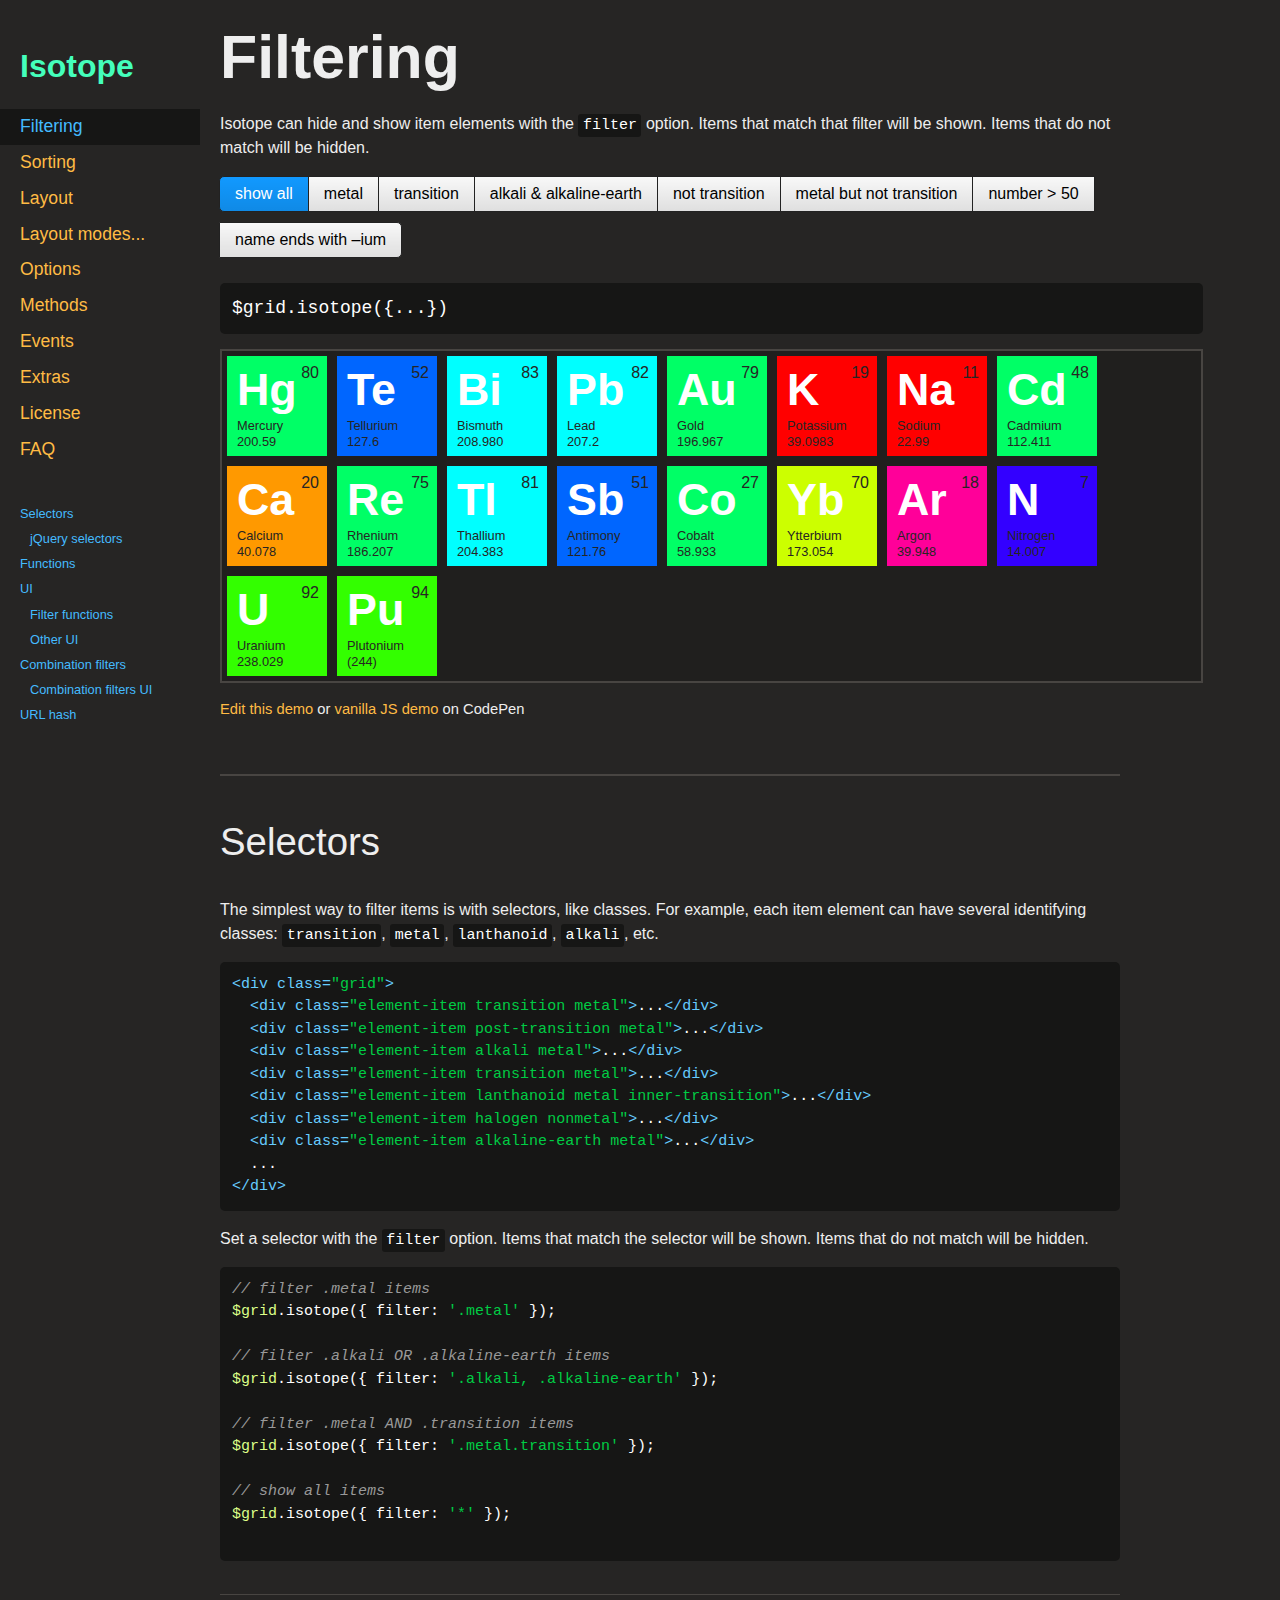
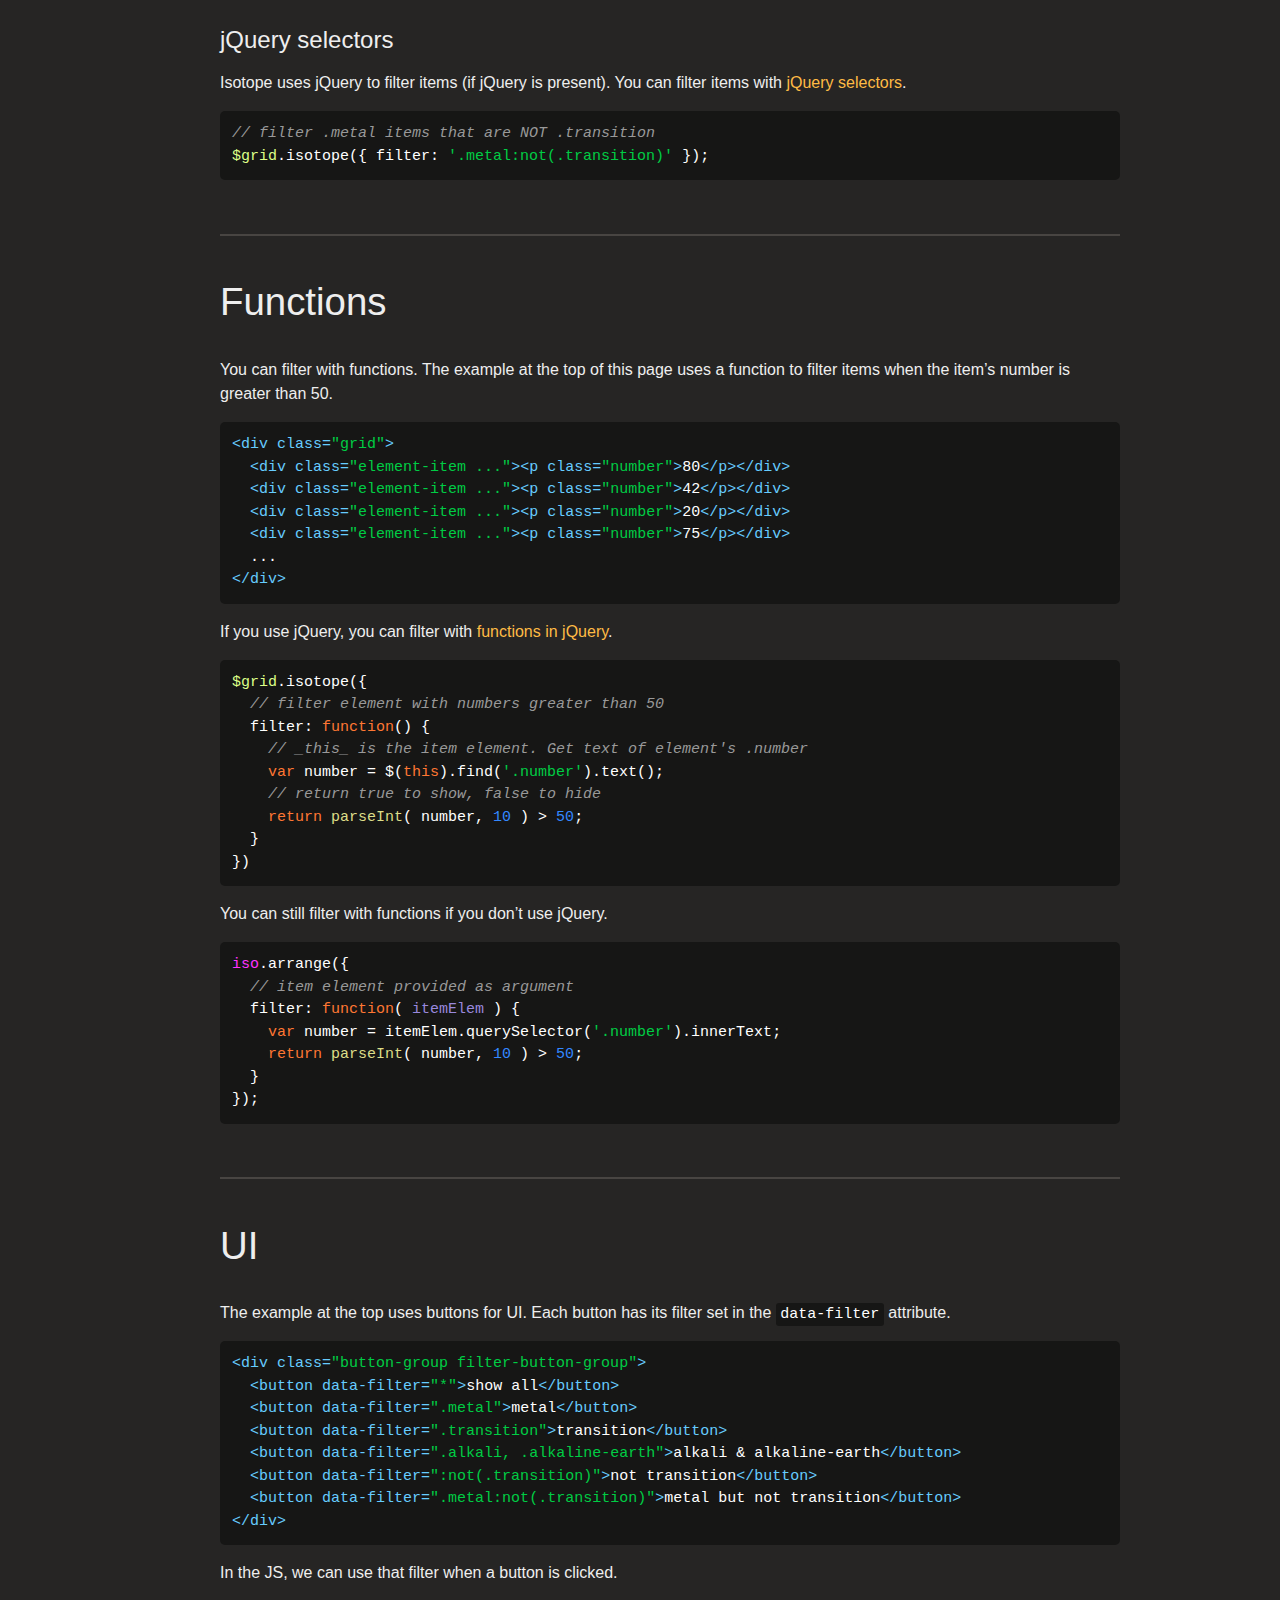
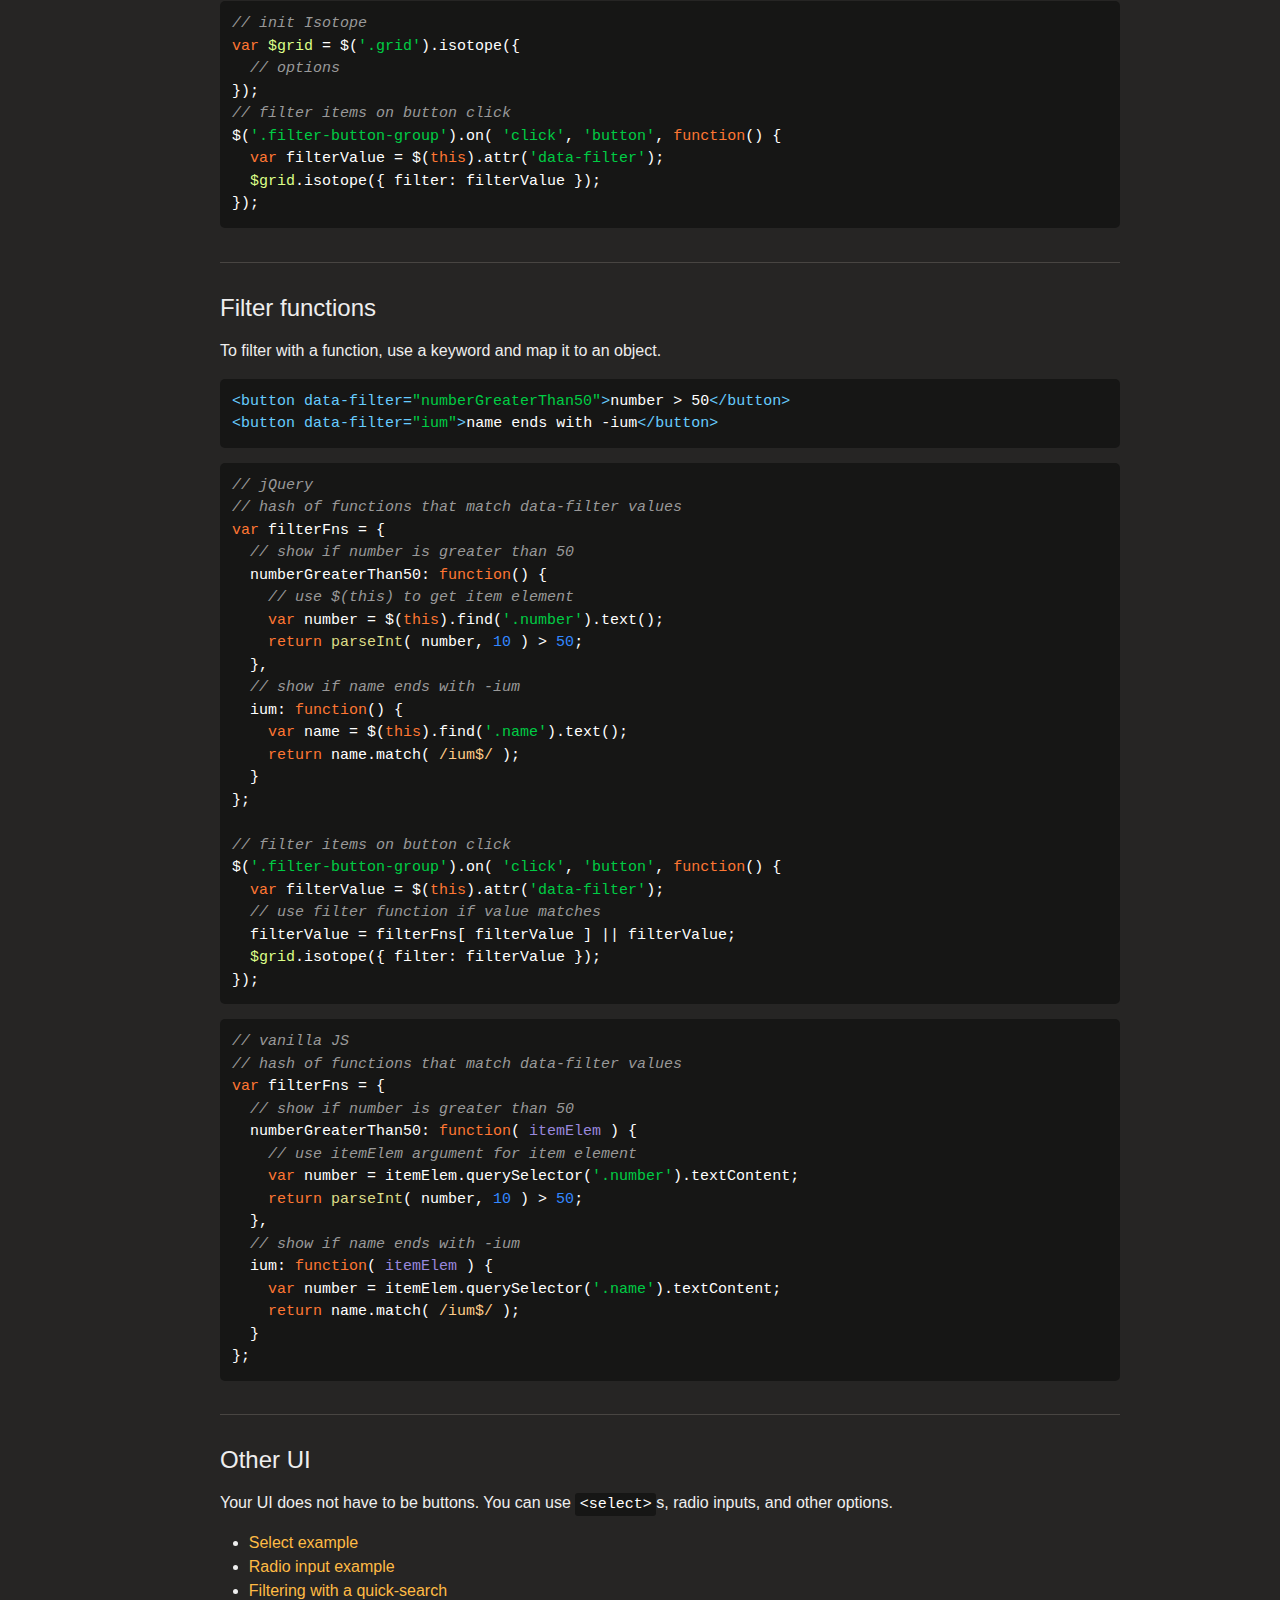
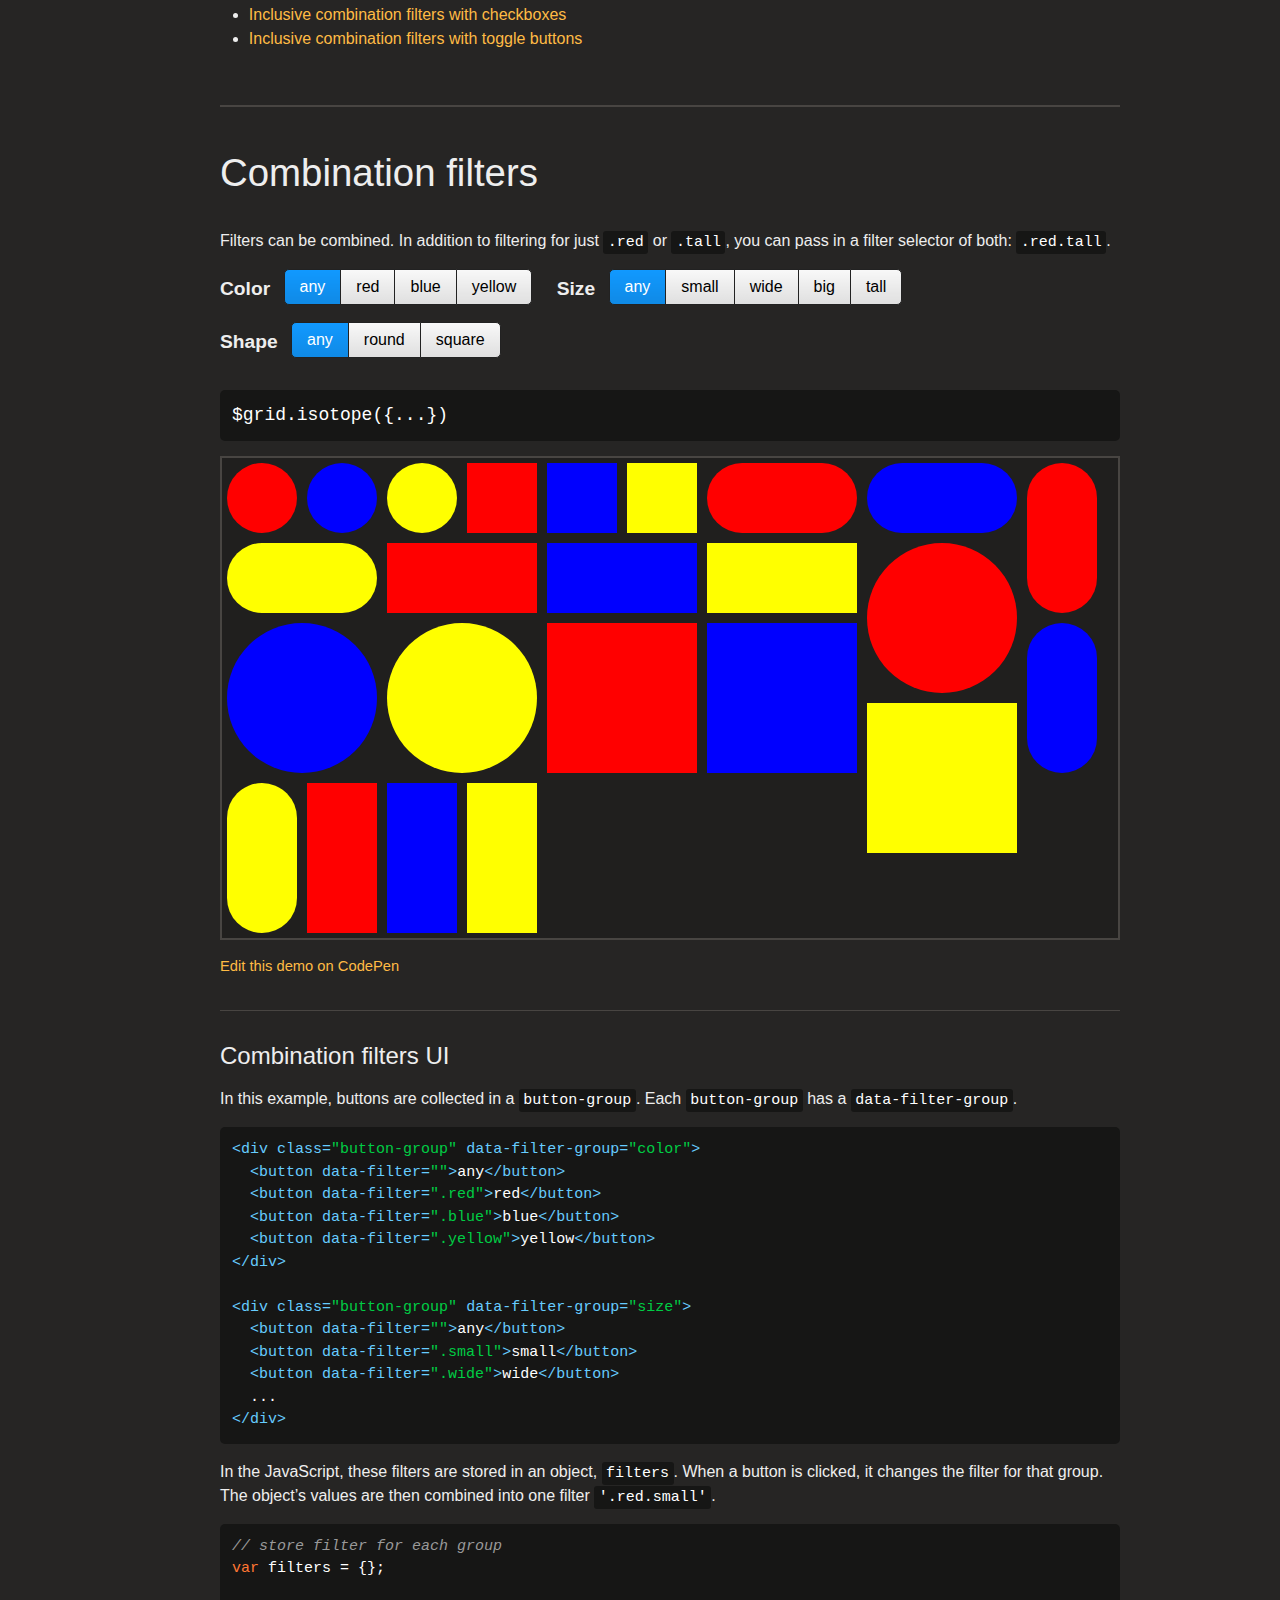
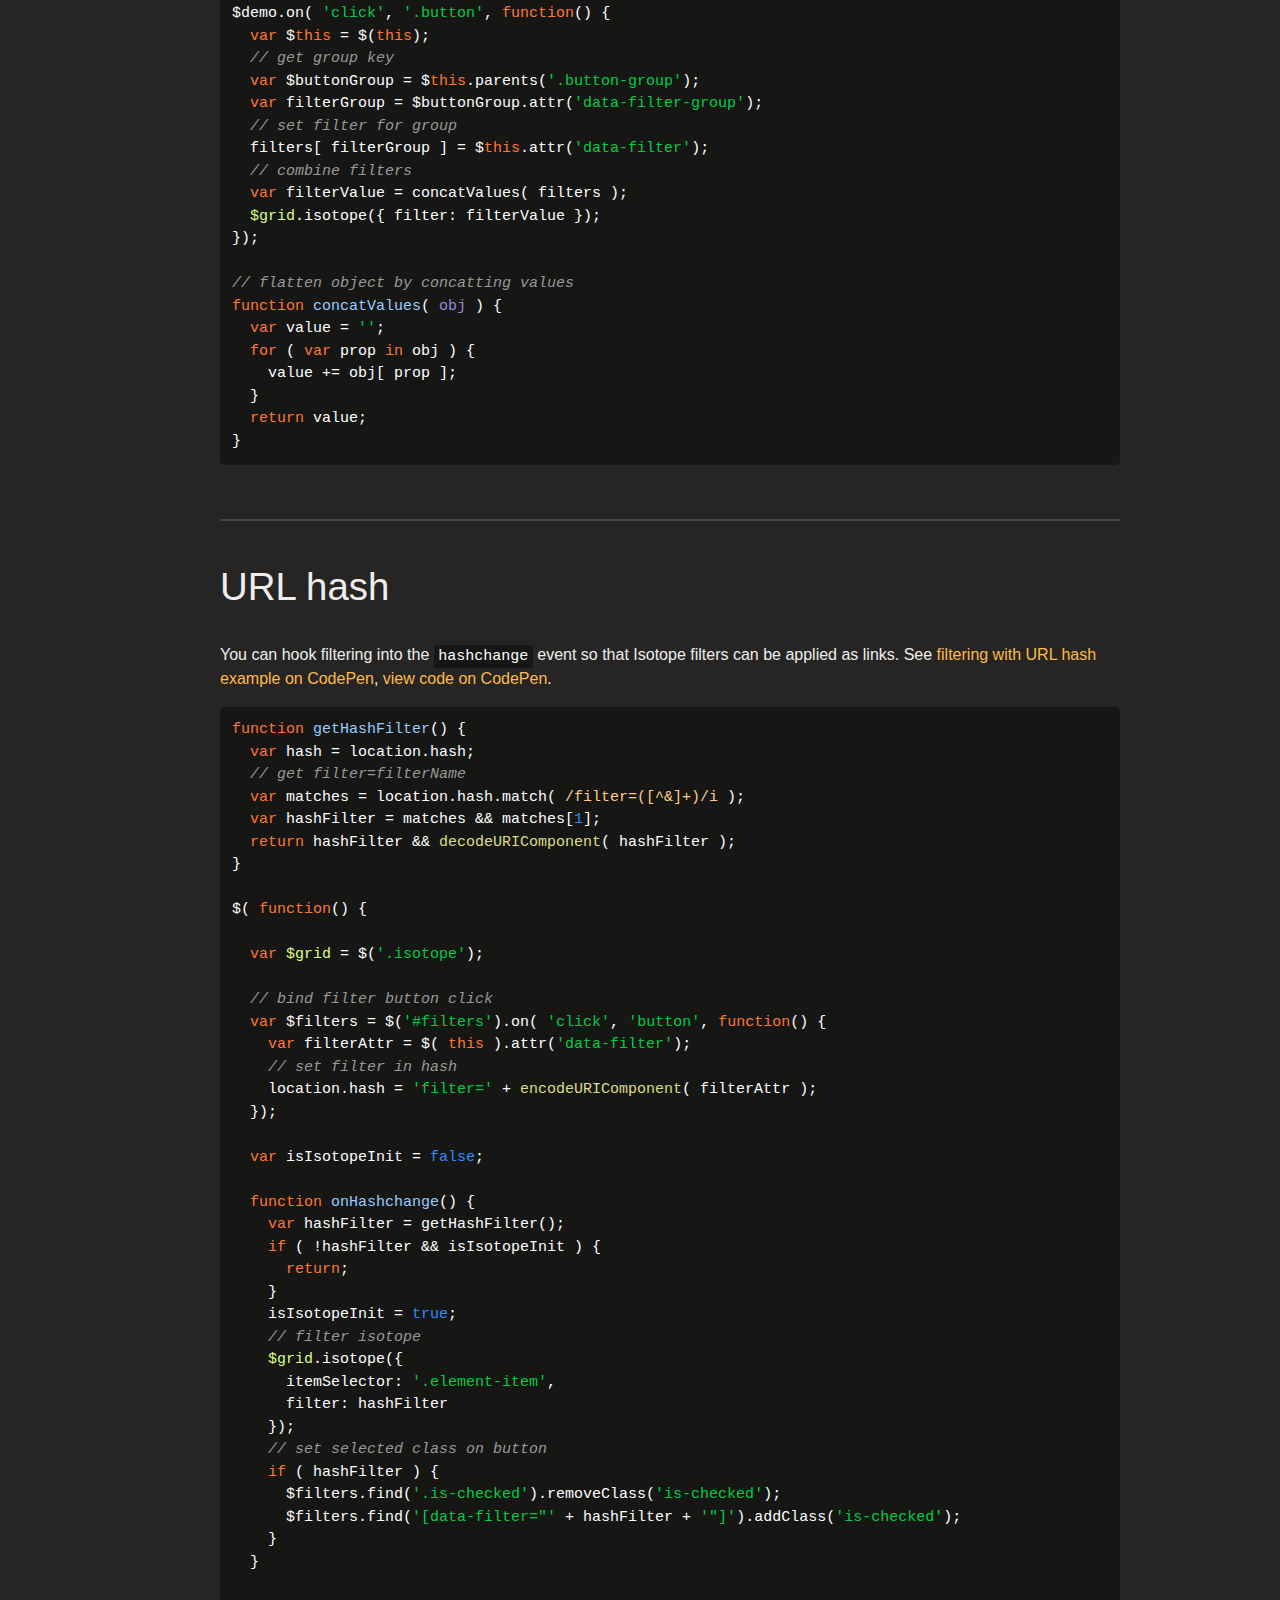
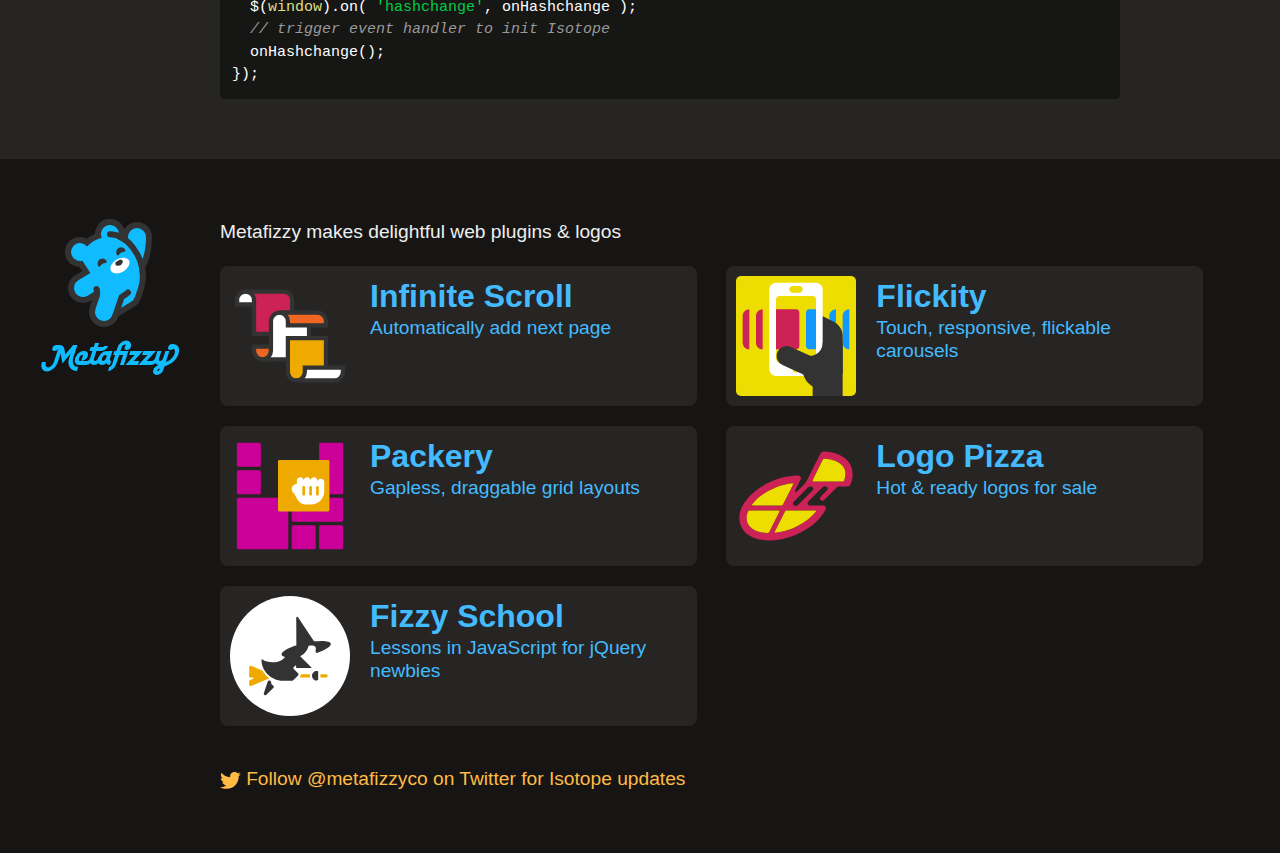
<file: isotope-docs/filtering.html>
<!doctype html>
<html class="export" lang="en">
<head>
  <meta charset="utf-8">
  <meta name="viewport" content="width=device-width">
  <meta name="description" content="Filter &amp; sort magical layouts">

  <title>Isotope &#xB7; Filtering</title>

    <!-- Isotope does not require any CSS files -->
    <link rel="stylesheet" href="css/isotope-docs.css?6" media="screen">

  <meta name="twitter:card" content="summary">
  <meta name="twitter:site" content="@metafizzyco">
  <meta name="twitter:url" content="https://isotope.metafizzy.co/filtering.html">
  <meta name="twitter:title" content="Isotope Filtering">
  <meta name="twitter:description" content="Filter &amp; sort magical layouts">

</head>
<body class="page--filtering">


  <div class="nav">
    <h1 class="nav__title"><a href=".">Isotope</a></h1>
  
    <ol class="site-nav">
      <li class="site-nav__item site-nav__item--filtering">
        <a class="site-nav__item__link" href="filtering.html">Filtering</a></li>
      <li class="site-nav__item site-nav__item--sorting">
        <a class="site-nav__item__link" href="sorting.html">Sorting</a></li>
      <li class="site-nav__item site-nav__item--layout ">
        <a class="site-nav__item__link" href="layout.html">Layout</a>
      </li>
      <li class="site-nav__item site-nav__item--layout-modes sub-nav-parent">
        <a class="site-nav__item__link" href="layout-modes.html">Layout modes</a>
        <ul class="sub-nav">
            <li class="sub-nav__item sub-nav__item--masonry">
              <a class="sub-nav__item__link" href="layout-modes/masonry.html">masonry</a></li>
            <li class="sub-nav__item sub-nav__item--fitrows">
              <a class="sub-nav__item__link" href="layout-modes/fitrows.html">fitRows</a></li>
            <li class="sub-nav__item sub-nav__item--vertical">
              <a class="sub-nav__item__link" href="layout-modes/vertical.html">vertical</a></li>
            <li class="sub-nav__item sub-nav__item--packery">
              <a class="sub-nav__item__link" href="layout-modes/packery.html">packery</a></li>
            <li class="sub-nav__item sub-nav__item--cellsbyrow">
              <a class="sub-nav__item__link" href="layout-modes/cellsbyrow.html">cellsByRow</a></li>
            <li class="sub-nav__item sub-nav__item--masonryhorizontal">
              <a class="sub-nav__item__link" href="layout-modes/masonryhorizontal.html">masonryHorizontal</a></li>
            <li class="sub-nav__item sub-nav__item--fitcolumns">
              <a class="sub-nav__item__link" href="layout-modes/fitcolumns.html">fitColumns</a></li>
            <li class="sub-nav__item sub-nav__item--cellsbycolumn">
              <a class="sub-nav__item__link" href="layout-modes/cellsbycolumn.html">cellsByColumn</a></li>
            <li class="sub-nav__item sub-nav__item--horiz">
              <a class="sub-nav__item__link" href="layout-modes/horiz.html">horiz</a></li>
        </ul>
      </li>
      <li class="site-nav__item site-nav__item--options">
        <a class="site-nav__item__link" href="options.html">Options</a></li>
      <li class="site-nav__item site-nav__item--methods">
        <a class="site-nav__item__link" href="methods.html">Methods</a></li>
      <li class="site-nav__item site-nav__item--events">
        <a class="site-nav__item__link" href="events.html">Events</a></li>
      <li class="site-nav__item site-nav__item--extras">
        <a class="site-nav__item__link" href="extras.html">Extras</a></li>
      <li class="site-nav__item site-nav__item--license">
        <a class="site-nav__item__link" href="license.html">License</a></li>
      <li class="site-nav__item site-nav__item--faq">
        <a class="site-nav__item__link" href="faq.html">FAQ</a></li>
    </ol>
  
    <ul class="page-nav" data-js="page-nav">
<li class="page-nav__item page-nav__item--h2"><a href="#selectors">Selectors</a></li>
<li class="page-nav__item page-nav__item--h3"><a href="#jquery-selectors">jQuery selectors</a></li>
<li class="page-nav__item page-nav__item--h2"><a href="#functions">Functions</a></li>
<li class="page-nav__item page-nav__item--h2"><a href="#ui">UI</a></li>
<li class="page-nav__item page-nav__item--h3"><a href="#filter-functions">Filter functions</a></li>
<li class="page-nav__item page-nav__item--h3"><a href="#other-ui">Other UI</a></li>
<li class="page-nav__item page-nav__item--h2"><a href="#combination-filters">Combination filters</a></li>
<li class="page-nav__item page-nav__item--h3"><a href="#combination-filters-ui">Combination filters UI</a></li>
<li class="page-nav__item page-nav__item--h2"><a href="#url-hash">URL hash</a></li>
</ul>
  </div>


  <div id="content" class="main">
    <div class="container">
        <h1>Filtering</h1>


<p>Isotope can hide and show item elements with the <code>filter</code> option. Items that match that filter will be shown. Items that do not match will be hidden.</p>

<div class="big-demo go-wide" data-js="filtering-demo">
  <div class="filter-button-group button-group js-radio-button-group">
    <button class="button is-checked" data-filter="*">show all</button>
    <button class="button" data-filter=".metal">metal</button>
    <button class="button" data-filter=".transition">transition</button>
    <button class="button" data-filter=".alkali, .alkaline-earth">alkali &amp; alkaline-earth</button>
    <button class="button" data-filter=":not(.transition)">not transition</button>
    <button class="button" data-filter=".metal:not(.transition)">metal but not transition</button>
    <button class="button" data-filter="numberGreaterThan50">number &gt; 50</button>
    <button class="button" data-filter="ium">name ends with &#x2013;ium</button>
  </div>

  <pre class="code-display"><code>$grid.isotope({...})</code></pre>

  <div class="grid">
      <div class="element-item transition metal " data-category="transition">
        <h5 class="name">Mercury</h5>
        <p class="symbol">Hg</p>
        <p class="number">80</p>
        <p class="weight">200.59</p>
      </div>
      <div class="element-item metalloid " data-category="metalloid">
        <h5 class="name">Tellurium</h5>
        <p class="symbol">Te</p>
        <p class="number">52</p>
        <p class="weight">127.6</p>
      </div>
      <div class="element-item post-transition metal " data-category="post-transition">
        <h5 class="name">Bismuth</h5>
        <p class="symbol">Bi</p>
        <p class="number">83</p>
        <p class="weight">208.980</p>
      </div>
      <div class="element-item post-transition metal " data-category="post-transition">
        <h5 class="name">Lead</h5>
        <p class="symbol">Pb</p>
        <p class="number">82</p>
        <p class="weight">207.2</p>
      </div>
      <div class="element-item transition metal " data-category="transition">
        <h5 class="name">Gold</h5>
        <p class="symbol">Au</p>
        <p class="number">79</p>
        <p class="weight">196.967</p>
      </div>
      <div class="element-item alkali metal " data-category="alkali">
        <h5 class="name">Potassium</h5>
        <p class="symbol">K</p>
        <p class="number">19</p>
        <p class="weight">39.0983</p>
      </div>
      <div class="element-item alkali metal " data-category="alkali">
        <h5 class="name">Sodium</h5>
        <p class="symbol">Na</p>
        <p class="number">11</p>
        <p class="weight">22.99</p>
      </div>
      <div class="element-item transition metal " data-category="transition">
        <h5 class="name">Cadmium</h5>
        <p class="symbol">Cd</p>
        <p class="number">48</p>
        <p class="weight">112.411</p>
      </div>
      <div class="element-item alkaline-earth metal " data-category="alkaline-earth">
        <h5 class="name">Calcium</h5>
        <p class="symbol">Ca</p>
        <p class="number">20</p>
        <p class="weight">40.078</p>
      </div>
      <div class="element-item transition metal " data-category="transition">
        <h5 class="name">Rhenium</h5>
        <p class="symbol">Re</p>
        <p class="number">75</p>
        <p class="weight">186.207</p>
      </div>
      <div class="element-item post-transition metal " data-category="post-transition">
        <h5 class="name">Thallium</h5>
        <p class="symbol">Tl</p>
        <p class="number">81</p>
        <p class="weight">204.383</p>
      </div>
      <div class="element-item metalloid " data-category="metalloid">
        <h5 class="name">Antimony</h5>
        <p class="symbol">Sb</p>
        <p class="number">51</p>
        <p class="weight">121.76</p>
      </div>
      <div class="element-item transition metal " data-category="transition">
        <h5 class="name">Cobalt</h5>
        <p class="symbol">Co</p>
        <p class="number">27</p>
        <p class="weight">58.933</p>
      </div>
      <div class="element-item lanthanoid metal inner-transition " data-category="lanthanoid">
        <h5 class="name">Ytterbium</h5>
        <p class="symbol">Yb</p>
        <p class="number">70</p>
        <p class="weight">173.054</p>
      </div>
      <div class="element-item noble-gas nonmetal " data-category="noble-gas">
        <h5 class="name">Argon</h5>
        <p class="symbol">Ar</p>
        <p class="number">18</p>
        <p class="weight">39.948</p>
      </div>
      <div class="element-item diatomic nonmetal " data-category="diatomic">
        <h5 class="name">Nitrogen</h5>
        <p class="symbol">N</p>
        <p class="number">7</p>
        <p class="weight">14.007</p>
      </div>
      <div class="element-item actinoid metal inner-transition " data-category="actinoid">
        <h5 class="name">Uranium</h5>
        <p class="symbol">U</p>
        <p class="number">92</p>
        <p class="weight">238.029</p>
      </div>
      <div class="element-item actinoid metal inner-transition " data-category="actinoid">
        <h5 class="name">Plutonium</h5>
        <p class="symbol">Pu</p>
        <p class="number">94</p>
        <p class="weight">(244)</p>
      </div>
  </div>

  <p class="edit-demo">
      <a href="https://codepen.io/desandro/pen/Ehgij">Edit this demo</a>
      or <a href="https://codepen.io/desandro/pen/BgcCD">vanilla JS demo</a> on CodePen
  </p>
</div>


<h2 id="selectors">Selectors</h2>

<p>The simplest way to filter items is with selectors, like classes. For example, each item element can have several identifying classes: <code>transition</code>, <code>metal</code>, <code>lanthanoid</code>, <code>alkali</code>, etc.</p>

<pre><code class="html"><span class="tag">&lt;<span class="name">div</span> <span class="attr">class</span>=<span class="string">&quot;grid&quot;</span>&gt;</span>
  <span class="tag">&lt;<span class="name">div</span> <span class="attr">class</span>=<span class="string">&quot;element-item transition metal&quot;</span>&gt;</span>...<span class="tag">&lt;/<span class="name">div</span>&gt;</span>
  <span class="tag">&lt;<span class="name">div</span> <span class="attr">class</span>=<span class="string">&quot;element-item post-transition metal&quot;</span>&gt;</span>...<span class="tag">&lt;/<span class="name">div</span>&gt;</span>
  <span class="tag">&lt;<span class="name">div</span> <span class="attr">class</span>=<span class="string">&quot;element-item alkali metal&quot;</span>&gt;</span>...<span class="tag">&lt;/<span class="name">div</span>&gt;</span>
  <span class="tag">&lt;<span class="name">div</span> <span class="attr">class</span>=<span class="string">&quot;element-item transition metal&quot;</span>&gt;</span>...<span class="tag">&lt;/<span class="name">div</span>&gt;</span>
  <span class="tag">&lt;<span class="name">div</span> <span class="attr">class</span>=<span class="string">&quot;element-item lanthanoid metal inner-transition&quot;</span>&gt;</span>...<span class="tag">&lt;/<span class="name">div</span>&gt;</span>
  <span class="tag">&lt;<span class="name">div</span> <span class="attr">class</span>=<span class="string">&quot;element-item halogen nonmetal&quot;</span>&gt;</span>...<span class="tag">&lt;/<span class="name">div</span>&gt;</span>
  <span class="tag">&lt;<span class="name">div</span> <span class="attr">class</span>=<span class="string">&quot;element-item alkaline-earth metal&quot;</span>&gt;</span>...<span class="tag">&lt;/<span class="name">div</span>&gt;</span>
  ...
<span class="tag">&lt;/<span class="name">div</span>&gt;</span>
</code></pre>

<p>Set a selector with the <code>filter</code> option. Items that match the selector will be shown. Items that do not match will be hidden. </p>

<pre><code class="js"><span class="comment">// filter .metal items</span>
<span class="jquery_var">$grid</span>.isotope({ <span class="attr">filter</span>: <span class="string">&apos;.metal&apos;</span> });

<span class="comment">// filter .alkali OR .alkaline-earth items</span>
<span class="jquery_var">$grid</span>.isotope({ <span class="attr">filter</span>: <span class="string">&apos;.alkali, .alkaline-earth&apos;</span> });

<span class="comment">// filter .metal AND .transition items</span>
<span class="jquery_var">$grid</span>.isotope({ <span class="attr">filter</span>: <span class="string">&apos;.metal.transition&apos;</span> });

<span class="comment">// show all items</span>
<span class="jquery_var">$grid</span>.isotope({ <span class="attr">filter</span>: <span class="string">&apos;*&apos;</span> });

</code></pre>


<h3 id="jquery-selectors">jQuery selectors</h3>

<p>Isotope uses jQuery to filter items (if jQuery is present). You can filter items with <a href="https://api.jquery.com/category/selectors/">jQuery selectors</a>.</p>

<pre><code class="js"><span class="comment">// filter .metal items that are NOT .transition</span>
<span class="jquery_var">$grid</span>.isotope({ <span class="attr">filter</span>: <span class="string">&apos;.metal:not(.transition)&apos;</span> });
</code></pre>


<h2 id="functions">Functions</h2>

<p>You can filter with functions. The example at the top of this page uses a function to filter items when the item&#x2019;s number is greater than 50.</p>

<pre><code class="html"><span class="tag">&lt;<span class="name">div</span> <span class="attr">class</span>=<span class="string">&quot;grid&quot;</span>&gt;</span>
  <span class="tag">&lt;<span class="name">div</span> <span class="attr">class</span>=<span class="string">&quot;element-item ...&quot;</span>&gt;</span><span class="tag">&lt;<span class="name">p</span> <span class="attr">class</span>=<span class="string">&quot;number&quot;</span>&gt;</span>80<span class="tag">&lt;/<span class="name">p</span>&gt;</span><span class="tag">&lt;/<span class="name">div</span>&gt;</span>
  <span class="tag">&lt;<span class="name">div</span> <span class="attr">class</span>=<span class="string">&quot;element-item ...&quot;</span>&gt;</span><span class="tag">&lt;<span class="name">p</span> <span class="attr">class</span>=<span class="string">&quot;number&quot;</span>&gt;</span>42<span class="tag">&lt;/<span class="name">p</span>&gt;</span><span class="tag">&lt;/<span class="name">div</span>&gt;</span>
  <span class="tag">&lt;<span class="name">div</span> <span class="attr">class</span>=<span class="string">&quot;element-item ...&quot;</span>&gt;</span><span class="tag">&lt;<span class="name">p</span> <span class="attr">class</span>=<span class="string">&quot;number&quot;</span>&gt;</span>20<span class="tag">&lt;/<span class="name">p</span>&gt;</span><span class="tag">&lt;/<span class="name">div</span>&gt;</span>
  <span class="tag">&lt;<span class="name">div</span> <span class="attr">class</span>=<span class="string">&quot;element-item ...&quot;</span>&gt;</span><span class="tag">&lt;<span class="name">p</span> <span class="attr">class</span>=<span class="string">&quot;number&quot;</span>&gt;</span>75<span class="tag">&lt;/<span class="name">p</span>&gt;</span><span class="tag">&lt;/<span class="name">div</span>&gt;</span>
  ...
<span class="tag">&lt;/<span class="name">div</span>&gt;</span>
</code></pre>

<p>If you use jQuery, you can filter with <a href="https://api.jquery.com/is/#is-functionindex">functions in jQuery</a>.</p>

<pre><code class="js"><span class="jquery_var">$grid</span>.isotope({
  <span class="comment">// filter element with numbers greater than 50</span>
  filter: <span class="function"><span class="keyword">function</span>(<span class="params"></span>) </span>{
    <span class="comment">// _this_ is the item element. Get text of element&apos;s .number</span>
    <span class="keyword">var</span> number = $(<span class="keyword">this</span>).find(<span class="string">&apos;.number&apos;</span>).text();
    <span class="comment">// return true to show, false to hide</span>
    <span class="keyword">return</span> <span class="built_in">parseInt</span>( number, <span class="number">10</span> ) &gt; <span class="number">50</span>;
  }
})
</code></pre>

<p>You can still filter with functions if you don&#x2019;t use jQuery.</p>

<pre><code class="js"><span class="isotope_var">iso</span>.arrange({
  <span class="comment">// item element provided as argument</span>
  filter: <span class="function"><span class="keyword">function</span>(<span class="params"> itemElem </span>) </span>{
    <span class="keyword">var</span> number = itemElem.querySelector(<span class="string">&apos;.number&apos;</span>).innerText;
    <span class="keyword">return</span> <span class="built_in">parseInt</span>( number, <span class="number">10</span> ) &gt; <span class="number">50</span>;
  }
});
</code></pre>


<h2 id="ui">UI</h2>

<p>The example at the top uses buttons for UI. Each button has its filter set in the <code>data-filter</code> attribute.</p>

<pre><code class="html"><span class="tag">&lt;<span class="name">div</span> <span class="attr">class</span>=<span class="string">&quot;button-group filter-button-group&quot;</span>&gt;</span>
  <span class="tag">&lt;<span class="name">button</span> <span class="attr">data-filter</span>=<span class="string">&quot;*&quot;</span>&gt;</span>show all<span class="tag">&lt;/<span class="name">button</span>&gt;</span>
  <span class="tag">&lt;<span class="name">button</span> <span class="attr">data-filter</span>=<span class="string">&quot;.metal&quot;</span>&gt;</span>metal<span class="tag">&lt;/<span class="name">button</span>&gt;</span>
  <span class="tag">&lt;<span class="name">button</span> <span class="attr">data-filter</span>=<span class="string">&quot;.transition&quot;</span>&gt;</span>transition<span class="tag">&lt;/<span class="name">button</span>&gt;</span>
  <span class="tag">&lt;<span class="name">button</span> <span class="attr">data-filter</span>=<span class="string">&quot;.alkali, .alkaline-earth&quot;</span>&gt;</span>alkali &amp; alkaline-earth<span class="tag">&lt;/<span class="name">button</span>&gt;</span>
  <span class="tag">&lt;<span class="name">button</span> <span class="attr">data-filter</span>=<span class="string">&quot;:not(.transition)&quot;</span>&gt;</span>not transition<span class="tag">&lt;/<span class="name">button</span>&gt;</span>
  <span class="tag">&lt;<span class="name">button</span> <span class="attr">data-filter</span>=<span class="string">&quot;.metal:not(.transition)&quot;</span>&gt;</span>metal but not transition<span class="tag">&lt;/<span class="name">button</span>&gt;</span>
<span class="tag">&lt;/<span class="name">div</span>&gt;</span>
</code></pre>

<p>In the JS, we can use that filter when a button is clicked.</p>

<pre><code class="js"><span class="comment">// init Isotope</span>
<span class="keyword">var</span> <span class="jquery_var">$grid</span> = $(<span class="string">&apos;.grid&apos;</span>).isotope({
  <span class="comment">// options</span>
});
<span class="comment">// filter items on button click</span>
$(<span class="string">&apos;.filter-button-group&apos;</span>).on( <span class="string">&apos;click&apos;</span>, <span class="string">&apos;button&apos;</span>, <span class="function"><span class="keyword">function</span>(<span class="params"></span>) </span>{
  <span class="keyword">var</span> filterValue = $(<span class="keyword">this</span>).attr(<span class="string">&apos;data-filter&apos;</span>);
  <span class="jquery_var">$grid</span>.isotope({ <span class="attr">filter</span>: filterValue });
});
</code></pre>

<h3 id="filter-functions">Filter functions</h3>

<p>To filter with a function, use a keyword and map it to an object.</p>

<pre><code class="html"><span class="tag">&lt;<span class="name">button</span> <span class="attr">data-filter</span>=<span class="string">&quot;numberGreaterThan50&quot;</span>&gt;</span>number &gt; 50<span class="tag">&lt;/<span class="name">button</span>&gt;</span>
<span class="tag">&lt;<span class="name">button</span> <span class="attr">data-filter</span>=<span class="string">&quot;ium&quot;</span>&gt;</span>name ends with -ium<span class="tag">&lt;/<span class="name">button</span>&gt;</span>
</code></pre>

<pre><code class="js"><span class="comment">// jQuery</span>
<span class="comment">// hash of functions that match data-filter values</span>
<span class="keyword">var</span> filterFns = {
  <span class="comment">// show if number is greater than 50</span>
  numberGreaterThan50: <span class="function"><span class="keyword">function</span>(<span class="params"></span>) </span>{
    <span class="comment">// use $(this) to get item element</span>
    <span class="keyword">var</span> number = $(<span class="keyword">this</span>).find(<span class="string">&apos;.number&apos;</span>).text();
    <span class="keyword">return</span> <span class="built_in">parseInt</span>( number, <span class="number">10</span> ) &gt; <span class="number">50</span>;
  },
  <span class="comment">// show if name ends with -ium</span>
  ium: <span class="function"><span class="keyword">function</span>(<span class="params"></span>) </span>{
    <span class="keyword">var</span> name = $(<span class="keyword">this</span>).find(<span class="string">&apos;.name&apos;</span>).text();
    <span class="keyword">return</span> name.match( <span class="regexp">/ium$/</span> );
  }
};

<span class="comment">// filter items on button click</span>
$(<span class="string">&apos;.filter-button-group&apos;</span>).on( <span class="string">&apos;click&apos;</span>, <span class="string">&apos;button&apos;</span>, <span class="function"><span class="keyword">function</span>(<span class="params"></span>) </span>{
  <span class="keyword">var</span> filterValue = $(<span class="keyword">this</span>).attr(<span class="string">&apos;data-filter&apos;</span>);
  <span class="comment">// use filter function if value matches</span>
  filterValue = filterFns[ filterValue ] || filterValue;
  <span class="jquery_var">$grid</span>.isotope({ <span class="attr">filter</span>: filterValue });
});
</code></pre>

<pre><code class="js"><span class="comment">// vanilla JS</span>
<span class="comment">// hash of functions that match data-filter values</span>
<span class="keyword">var</span> filterFns = {
  <span class="comment">// show if number is greater than 50</span>
  numberGreaterThan50: <span class="function"><span class="keyword">function</span>(<span class="params"> itemElem </span>) </span>{
    <span class="comment">// use itemElem argument for item element</span>
    <span class="keyword">var</span> number = itemElem.querySelector(<span class="string">&apos;.number&apos;</span>).textContent;
    <span class="keyword">return</span> <span class="built_in">parseInt</span>( number, <span class="number">10</span> ) &gt; <span class="number">50</span>;
  },
  <span class="comment">// show if name ends with -ium</span>
  ium: <span class="function"><span class="keyword">function</span>(<span class="params"> itemElem </span>) </span>{
    <span class="keyword">var</span> number = itemElem.querySelector(<span class="string">&apos;.name&apos;</span>).textContent;
    <span class="keyword">return</span> name.match( <span class="regexp">/ium$/</span> );
  }
};
</code></pre>

<h3 id="other-ui">Other UI</h3>

<p>Your UI does not have to be buttons. You can use <code>&lt;select&gt;</code>s, radio inputs,  and other options.</p>

<ul>
  <li><a href="https://codepen.io/desandro/pen/jubmr">Select example</a></li>
  <li><a href="https://codepen.io/desandro/pen/qlwyL">Radio input example</a></li>
  <li><a href="https://codepen.io/desandro/pen/wfaGu">Filtering with a quick-search</a></li>
  <li><a href="https://codepen.io/desandro/pen/JGKyrY">Inclusive combination filters with checkboxes</a></li>
  <li><a href="https://codepen.io/desandro/pen/zrMXQv">Inclusive combination filters with toggle buttons</a></li>
</ul>


<h2 id="combination-filters">Combination filters</h2>

<p>Filters can be combined. In addition to filtering for just <code>.red</code> or <code>.tall</code>, you can pass in a filter selector of both: <code>.red.tall</code>.</p>

<div class="big-demo" data-js="combination-filters">

  <div class="ui-group">
    <p class="ui-group__title">Color</p>
    <div class="button-group js-radio-button-group" data-filter-group="color">
      <button class="button is-checked" data-filter="">any</button>
        <button class="button" data-filter=".red">red</button>
        <button class="button" data-filter=".blue">blue</button>
        <button class="button" data-filter=".yellow">yellow</button>
    </div>
  </div>

  <div class="ui-group">
    <p class="ui-group__title">Size</p>
    <div class="button-group js-radio-button-group" data-filter-group="size">
      <button class="button is-checked" data-filter="">any</button>
        <button class="button" data-filter=".small">small</button>
        <button class="button" data-filter=".wide">wide</button>
        <button class="button" data-filter=".big">big</button>
        <button class="button" data-filter=".tall">tall</button>
    </div>
  </div>

  <div class="ui-group">
    <p class="ui-group__title">Shape</p>
    <div class="button-group js-radio-button-group" data-filter-group="shape">
      <button class="button is-checked" data-filter="">any</button>
        <button class="button" data-filter=".round">round</button>
        <button class="button" data-filter=".square">square</button>
    </div>
  </div>

  <pre class="code-display"><code>$grid.isotope({...})</code></pre>

  <div class="grid">
            <div class="color-shape small round red"></div>
            <div class="color-shape small round blue"></div>
            <div class="color-shape small round yellow"></div>
            <div class="color-shape small square red"></div>
            <div class="color-shape small square blue"></div>
            <div class="color-shape small square yellow"></div>
            <div class="color-shape wide round red"></div>
            <div class="color-shape wide round blue"></div>
            <div class="color-shape wide round yellow"></div>
            <div class="color-shape wide square red"></div>
            <div class="color-shape wide square blue"></div>
            <div class="color-shape wide square yellow"></div>
            <div class="color-shape big round red"></div>
            <div class="color-shape big round blue"></div>
            <div class="color-shape big round yellow"></div>
            <div class="color-shape big square red"></div>
            <div class="color-shape big square blue"></div>
            <div class="color-shape big square yellow"></div>
            <div class="color-shape tall round red"></div>
            <div class="color-shape tall round blue"></div>
            <div class="color-shape tall round yellow"></div>
            <div class="color-shape tall square red"></div>
            <div class="color-shape tall square blue"></div>
            <div class="color-shape tall square yellow"></div>
  </div>

  <p class="edit-demo">
      <a href="https://codepen.io/desandro/pen/JEojz">Edit this demo on CodePen</a>
  </p>
</div>

<h3 id="combination-filters-ui">Combination filters UI</h3>

<p>In this example, buttons are collected in a <code>button-group</code>. Each <code>button-group</code> has a <code>data-filter-group</code>.</p>

<pre><code class="html"><span class="tag">&lt;<span class="name">div</span> <span class="attr">class</span>=<span class="string">&quot;button-group&quot;</span> <span class="attr">data-filter-group</span>=<span class="string">&quot;color&quot;</span>&gt;</span>
  <span class="tag">&lt;<span class="name">button</span> <span class="attr">data-filter</span>=<span class="string">&quot;&quot;</span>&gt;</span>any<span class="tag">&lt;/<span class="name">button</span>&gt;</span>
  <span class="tag">&lt;<span class="name">button</span> <span class="attr">data-filter</span>=<span class="string">&quot;.red&quot;</span>&gt;</span>red<span class="tag">&lt;/<span class="name">button</span>&gt;</span>
  <span class="tag">&lt;<span class="name">button</span> <span class="attr">data-filter</span>=<span class="string">&quot;.blue&quot;</span>&gt;</span>blue<span class="tag">&lt;/<span class="name">button</span>&gt;</span>
  <span class="tag">&lt;<span class="name">button</span> <span class="attr">data-filter</span>=<span class="string">&quot;.yellow&quot;</span>&gt;</span>yellow<span class="tag">&lt;/<span class="name">button</span>&gt;</span>
<span class="tag">&lt;/<span class="name">div</span>&gt;</span>

<span class="tag">&lt;<span class="name">div</span> <span class="attr">class</span>=<span class="string">&quot;button-group&quot;</span> <span class="attr">data-filter-group</span>=<span class="string">&quot;size&quot;</span>&gt;</span>
  <span class="tag">&lt;<span class="name">button</span> <span class="attr">data-filter</span>=<span class="string">&quot;&quot;</span>&gt;</span>any<span class="tag">&lt;/<span class="name">button</span>&gt;</span>
  <span class="tag">&lt;<span class="name">button</span> <span class="attr">data-filter</span>=<span class="string">&quot;.small&quot;</span>&gt;</span>small<span class="tag">&lt;/<span class="name">button</span>&gt;</span>
  <span class="tag">&lt;<span class="name">button</span> <span class="attr">data-filter</span>=<span class="string">&quot;.wide&quot;</span>&gt;</span>wide<span class="tag">&lt;/<span class="name">button</span>&gt;</span>
  ...
<span class="tag">&lt;/<span class="name">div</span>&gt;</span>
</code></pre>

<p>In the JavaScript, these filters are stored in an object, <code>filters</code>. When a button is clicked, it changes the filter for that group. The object&#x2019;s values are then combined into one filter <code>&apos;.red.small&apos;</code>.</p>

<pre><code class="js"><span class="comment">// store filter for each group</span>
<span class="keyword">var</span> filters = {};

$demo.on( <span class="string">&apos;click&apos;</span>, <span class="string">&apos;.button&apos;</span>, <span class="function"><span class="keyword">function</span>(<span class="params"></span>) </span>{
  <span class="keyword">var</span> $<span class="keyword">this</span> = $(<span class="keyword">this</span>);
  <span class="comment">// get group key</span>
  <span class="keyword">var</span> $buttonGroup = $<span class="keyword">this</span>.parents(<span class="string">&apos;.button-group&apos;</span>);
  <span class="keyword">var</span> filterGroup = $buttonGroup.attr(<span class="string">&apos;data-filter-group&apos;</span>);
  <span class="comment">// set filter for group</span>
  filters[ filterGroup ] = $<span class="keyword">this</span>.attr(<span class="string">&apos;data-filter&apos;</span>);
  <span class="comment">// combine filters</span>
  <span class="keyword">var</span> filterValue = concatValues( filters );
  <span class="jquery_var">$grid</span>.isotope({ <span class="attr">filter</span>: filterValue });
});

<span class="comment">// flatten object by concatting values</span>
<span class="function"><span class="keyword">function</span> <span class="title">concatValues</span>(<span class="params"> obj </span>) </span>{
  <span class="keyword">var</span> value = <span class="string">&apos;&apos;</span>;
  <span class="keyword">for</span> ( <span class="keyword">var</span> prop <span class="keyword">in</span> obj ) {
    value += obj[ prop ];
  }
  <span class="keyword">return</span> value;
}
</code></pre>

<h2 id="url-hash">URL hash</h2>

<p>You can hook filtering into the <code>hashchange</code> event so that Isotope filters can be applied as links. See <a href="https://s.codepen.io/desandro/debug/vErxXj#filter=%3Anot(.transition)">filtering with URL hash example on CodePen</a>, <a href="https://codepen.io/desandro/pen/vErxXj">view code on CodePen</a>.</p>

<pre><code class="js"><span class="function"><span class="keyword">function</span> <span class="title">getHashFilter</span>(<span class="params"></span>) </span>{
  <span class="keyword">var</span> hash = location.hash;
  <span class="comment">// get filter=filterName</span>
  <span class="keyword">var</span> matches = location.hash.match( <span class="regexp">/filter=([^&amp;]+)/i</span> );
  <span class="keyword">var</span> hashFilter = matches &amp;&amp; matches[<span class="number">1</span>];
  <span class="keyword">return</span> hashFilter &amp;&amp; <span class="built_in">decodeURIComponent</span>( hashFilter );
}

$( <span class="function"><span class="keyword">function</span>(<span class="params"></span>) </span>{

  <span class="keyword">var</span> <span class="jquery_var">$grid</span> = $(<span class="string">&apos;.isotope&apos;</span>);

  <span class="comment">// bind filter button click</span>
  <span class="keyword">var</span> $filters = $(<span class="string">&apos;#filters&apos;</span>).on( <span class="string">&apos;click&apos;</span>, <span class="string">&apos;button&apos;</span>, <span class="function"><span class="keyword">function</span>(<span class="params"></span>) </span>{
    <span class="keyword">var</span> filterAttr = $( <span class="keyword">this</span> ).attr(<span class="string">&apos;data-filter&apos;</span>);
    <span class="comment">// set filter in hash</span>
    location.hash = <span class="string">&apos;filter=&apos;</span> + <span class="built_in">encodeURIComponent</span>( filterAttr );
  });

  <span class="keyword">var</span> isIsotopeInit = <span class="literal">false</span>;

  <span class="function"><span class="keyword">function</span> <span class="title">onHashchange</span>(<span class="params"></span>) </span>{
    <span class="keyword">var</span> hashFilter = getHashFilter();
    <span class="keyword">if</span> ( !hashFilter &amp;&amp; isIsotopeInit ) {
      <span class="keyword">return</span>;
    }
    isIsotopeInit = <span class="literal">true</span>;
    <span class="comment">// filter isotope</span>
    <span class="jquery_var">$grid</span>.isotope({
      <span class="attr">itemSelector</span>: <span class="string">&apos;.element-item&apos;</span>,
      <span class="attr">filter</span>: hashFilter
    });
    <span class="comment">// set selected class on button</span>
    <span class="keyword">if</span> ( hashFilter ) {
      $filters.find(<span class="string">&apos;.is-checked&apos;</span>).removeClass(<span class="string">&apos;is-checked&apos;</span>);
      $filters.find(<span class="string">&apos;[data-filter=&quot;&apos;</span> + hashFilter + <span class="string">&apos;&quot;]&apos;</span>).addClass(<span class="string">&apos;is-checked&apos;</span>);
    }
  }

  $(<span class="built_in">window</span>).on( <span class="string">&apos;hashchange&apos;</span>, onHashchange );
  <span class="comment">// trigger event handler to init Isotope</span>
  onHashchange();
});
</code></pre>
    </div>
  </div>

  <footer class="site-footer">
  
    <div class="container">
  
      <p class="site-footer__copy">Metafizzy makes delightful web plugins &amp; logos</p>
  
      <div class="showcase">
      
        <ul class="showcase-item-list">
      
            <li class="showcase-item">
              <a class="showcase-item__link" href="https://infinite-scroll.com">
                <div class="showcase-item__image">
                    <svg class="infinite-scroll-illo" xmlns="http://www.w3.org/2000/svg" viewbox="0 0 520 520" width="200" height="200">
                      <path class="infinite-scroll-illo__page infinite-scroll-illo__page--back" d="M90,110H10V90c0-22,18-40,40-40h40V110z"/>
                      <path class="infinite-scroll-illo__page infinite-scroll-illo__page--front1" d="M270,90L270,90c0-22-18-40-40-40h0H50h0c22,0,40,18,40,40v0v0v160h180V90z"/>
                      <path class="infinite-scroll-illo__page infinite-scroll-illo__page--front2" d="M170,330v-20H90v20v0c0,22,18,40,40,40h0h40V330z"/>
                      <path class="infinite-scroll-illo__page infinite-scroll-illo__page--back" d="M350,150H210c-22,0-40,18-40,40v140v0c0,22-18,40-40,40h0h220V150z"/>
                      <path class="infinite-scroll-illo__page infinite-scroll-illo__page--front3" d="M430,470V270H250v160c0,22,18,40,40,40H430z"/>
                      <path class="infinite-scroll-illo__page infinite-scroll-illo__page--front2" d="M250,190v20h180v-20c0-22-18-40-40-40H210h0C232,150,250,168,250,190L250,190z"/>
                      <path class="infinite-scroll-illo__page infinite-scroll-illo__page--back" d="M330,410v20v0c0,22-18,40-40,40h0h180c22,0,40-18,40-40v-20H330z"/>
                    </svg>
                </div>
                <div class="showcase-item__text">
                  <h3 class="showcase-item__title">Infinite Scroll</h3>
                  <p class="showcase-item__description">Automatically add next page</p>
                </div>
              </a>
            </li>
      
            <li class="showcase-item">
              <a class="showcase-item__link" href="https://flickity.metafizzy.co">
                <div class="showcase-item__image">
                    <svg class="flickity-illo" xmlns="http://www.w3.org/2000/svg" viewbox="0 0 360 360" width="100" height="100">
                      <path class="flickity-illo__color1" fill="#19F" d="M300 220L300 220c-11 0-20-9-20-20v-80c0-11 9-20 20-20h0V220z"/>
                      <path class="flickity-illo__color1" fill="#19F" d="M340 220L340 220c-11 0-20-9-20-20v-80c0-11 9-20 20-20h0V220z"/>
                      <path class="flickity-illo__color2" fill="#333" d="M320 290V180c0-18-10-35-27-43L240 110v180H320z"/>
                      <path class="flickity-illo__color3" fill="white" d="M240 300H120c-11 0-20-9-20-20V40c0-11 9-20 20-20h120c11 0 20 9 20 20v240C260 291 251 300 240 300z"/>
                      <path class="flickity-illo__color4" fill="#ED0" d="M230 260H130c-6 0-10-5-10-10V70c0-6 5-10 10-10h100c6 0 10 5 10 10v180 C240 256 236 260 230 260z"/>
                      <path class="flickity-illo__color2" fill="#333" d="M260 200h60v81c0 32-26 59-59 59h0c-34 0-61-27-61-61V240h20 C242 240 260 222 260 200L260 200z"/>
                      <path class="flickity-illo__color5" fill="#C25" d="M180 220h-60V100h60c6 0 10 5 10 10v100C190 216 186 220 180 220z"/>
                      <path class="flickity-illo__color1" fill="#19F" d="M240 220h-20c-6 0-10-5-10-10V110c0-6 5-10 10-10h20V220z"/>
                      <rect class="flickity-illo__color2" fill="#333" x="230" y="280" width="90" height="80"/>
                      <circle class="flickity-illo__color4" fill="#ED0" cx="180" cy="280" r="10"/>
                      <line class="flickity-illo__thumb" stroke="#333" stroke-width="60" stroke-linecap="round" x1="262" y1="290" x2="152" y2="240"/>
                      <path class="flickity-illo__color4" fill="#ED0" d="M190 50h-20c-6 0-10-5-10-10v0c0-6 5-10 10-10h20c6 0 10 5 10 10v0C200 46 196 50 190 50z"/>
                      <path class="flickity-illo__color5" fill="#C25" d="M80 220L80 220c-11 0-20-9-20-20v-80c0-11 9-20 20-20h0V220z"/>
                      <path class="flickity-illo__color5" fill="#C25" d="M40 220L40 220c-11 0-20-9-20-20v-80c0-11 9-20 20-20h0V220z"/>
                    </svg>
                </div>
                <div class="showcase-item__text">
                  <h3 class="showcase-item__title">Flickity</h3>
                  <p class="showcase-item__description">Touch, responsive, flickable carousels</p>
                </div>
              </a>
            </li>
      
            <li class="showcase-item">
              <a class="showcase-item__link" href="https://packery.metafizzy.co">
                <div class="showcase-item__image">
                    <svg class="packery-illo" xmlns="http://www.w3.org/2000/svg" viewbox="0 0 700 700" width="100" height="100">
                      <path class="packery-illo__item" fill="#C09" d="M172 180H48c-4 0-8-4-8-8V48c0-4 4-8 8-8h124c4 0 8 4 8 8v124C180 176 176 180 172 180z"/>
                      <path class="packery-illo__item" fill="#C09" d="M172 340H48c-4 0-8-4-8-8V208c0-4 4-8 8-8h124c4 0 8 4 8 8v124C180 336 176 340 172 340z"/>
                      <path class="packery-illo__item" fill="#C09" d="M492 660H368c-4 0-8-4-8-8V528c0-4 4-8 8-8h124c4 0 8 4 8 8v124C500 656 496 660 492 660z"/>
                      <path class="packery-illo__item" fill="#C09" d="M652 660H528c-4 0-8-4-8-8V528c0-4 4-8 8-8h124c4 0 8 4 8 8v124C660 656 656 660 652 660z"/>
                      <path class="packery-illo__item" fill="#C09" d="M652 500H368c-4 0-8-4-8-8V368c0-4 4-8 8-8h284c4 0 8 4 8 8v124C660 496 656 500 652 500z"/>
                      <path class="packery-illo__item" fill="#C09" d="M332 660H48c-4 0-8-4-8-8V368c0-4 4-8 8-8h284c4 0 8 4 8 8v284C340 656 336 660 332 660z"/>
                      <path class="packery-illo__item" fill="#C09" d="M652 340H528c-4 0-8-4-8-8V48c0-4 4-8 8-8h124c4 0 8 4 8 8v284C660 336 656 340 652 340z"/>
                      <path class="packery-illo__draggie" fill="#EA0" d="M572 440H288c-4 0-8-4-8-8V148c0-4 4-8 8-8h284c4 0 8 4 8 8v284C580 436 576 440 572 440z"/>
                      <g>
                        <path class="packery-illo__hand" fill="white" d="M530 250c-11 0-20 9-20 20v-10c0-11-9-20-20-20s-20 9-20 20c0-11-9-20-20-20s-20 9-20 20c0-11-9-20-20-20
                          s-20 9-20 20v20c-17 0-30 13-30 30c0 11 6 20 14 25l19 35c10 18 30 30 51 30h28
                          c43 0 78-35 78-78V270C550 259 541 250 530 250z"/>
                        <line class="packery-illo__hand-line" stroke="#EA0" fill="none" stroke-width="16" stroke-linecap="round" x1="430" y1="300" x2="430" y2="340"/>
                        <line class="packery-illo__hand-line" stroke="#EA0" fill="none" stroke-width="16" stroke-linecap="round" x1="470" y1="300" x2="470" y2="340"/>
                        <line class="packery-illo__hand-line" stroke="#EA0" fill="none" stroke-width="16" stroke-linecap="round" x1="510" y1="300" x2="510" y2="340"/>
                      </g>
                    </svg>
                </div>
                <div class="showcase-item__text">
                  <h3 class="showcase-item__title">Packery</h3>
                  <p class="showcase-item__description">Gapless, draggable grid layouts</p>
                </div>
              </a>
            </li>
      
            <li class="showcase-item">
              <a class="showcase-item__link" href="http://logo.pizza">
                <div class="showcase-item__image">
                    <svg class="logo-pizza-illo" xmlns="http://www.w3.org/2000/svg" viewbox="0 0 700 700" width="100" height="100">
                      <path class="logo-pizza-illo__outline" fill="#C25" d="M513 91c-9-0-17 5-21 12l-80 160c-3 5-6 10-11 15l-47 47
                        c-5 5-12-1-9-7l32-64c5-11-2-23-14-23h-0c-121 0-268 70-327 180
                        C-9 497 35 609 196 609c138 0 279-85 327-180v0c5-11-2-23-14-23h-77c-13 0-19-15-10-24
                        l81-81c5-5 11-8 18-8l0 0c13 0 19 15 10 24L494 354c-6 6-6 14 0 20c3 3 6 4 10 4
                        c4 0 7-1 10-4l80-80h53c9 0 17-5 21-13C707 190 656 97 513 91z M334 281l-59 117
                        c-2 5-7 8-13 8H97c-4 0-6-4-3-7c49-64 143-114 236-124C333 275 335 278 334 281z
                         M70 441c2-4 6-7 10-7h168c4 0 7 4 5 8l-59 118c-2 4-6 6-11 6
                        C106 565 38 521 70 441z M466 441c-49 64-143 114-236 124c-3 0-6-3-4-6l59-117
                        c2-5 7-8 13-8h166C466 434 468 438 466 441z M446 318l-81 81c-5 5-11 8-18 8l0 0
                        c-13 0-19-15-10-24l81-81c5-5 11-8 18-8l0 0C449 294 455 309 446 318z M447 258L506 139
                        c2-4 6-7 11-6c101 7 140 60 114 126c-2 4-6 7-10 7H452C448 266 445 262 447 258z"/>
                      <path class="logo-pizza-illo__slice" fill="#ED0" d="M334 281l-59 117c-2 5-7 8-13 8H97c-4 0-6-4-3-7
                        c49-64 143-114 236-124C333 275 335 278 334 281z"/>
                      <path class="logo-pizza-illo__slice" fill="#ED0" d="M70 441c2-4 6-7 10-7h168c4 0 7 4 5 8l-59 118c-2 4-6 6-11 6
                        C106 565 38 521 70 441z"/>
                      <path class="logo-pizza-illo__slice" fill="#ED0" d="M466 441c-49 64-143 114-236 124c-3 0-6-3-4-6l59-117
                        c2-5 7-8 13-8h166C466 434 468 438 466 441z"/>
                      <path class="logo-pizza-illo__slice" fill="#ED0" d="M447 258L506 139c2-4 6-7 11-6c101 7 140 60 114 126c-2 4-6 7-10 7H452
                        C448 266 445 262 447 258z"/>
                    </svg>
                </div>
                <div class="showcase-item__text">
                  <h3 class="showcase-item__title">Logo Pizza</h3>
                  <p class="showcase-item__description">Hot &amp; ready logos for sale</p>
                </div>
              </a>
            </li>
      
            <li class="showcase-item">
              <a class="showcase-item__link" href="http://fizzy.school">
                <div class="showcase-item__image">
                    <svg class="witchie-logo" xmlns="http://www.w3.org/2000/svg" viewbox="0 0 1000 1000" width="200" height="200">
                      <circle class="witchie-logo__moon" fill="white" cx="500" cy="500" r="500"/>
                      <path class="witchie-logo__broom" fill="#EA0" d="M582 675a35 35 0 0 0 8-20 3 3 0 0 1 3-2h71a3 3 0 0 1 3 3 59 59 0 0 0 0 20 3 3 0 0 1-3 3h-79A3 3 0 0 1 582 675Zm219 4a13 13 0 0 0 13-14c-1-7-7-12-14-12h-44a3 3 0 0 0-3 3v21a3 3 0 0 0 3 3ZM299 660a203 203 0 0 1-27-36 8 8 0 0 0-4-3L178 582a13 13 0 0 0-18 12v77a8 8 0 0 0 8 8h22a5 5 0 0 1 2 10L164 703a8 8 0 0 0-4 7v28a13 13 0 0 0 18 12l146-63a3 3 0 0 0 1-5A197 197 0 0 1 299 660Z"/>
                      <path class="witchie-logo__dress" fill="#333" d="M326 705h4a13 13 0 0 1 13 13v8a13 13 0 0 0 4 9l13 13a13 13 0 0 1 0 19l-56 56c-10 10-26-0-22-13L314 714A13 13 0 0 1 326 705Zm397-79c-27 0-47 26-37 54 3 7 11 16 17 19a42 42 0 0 0 19 5 38 38 0 0 0 7-1 8 8 0 0 0 6-8v-62a8 8 0 0 0-6-8 38 38 0 0 0-7-1M840 397c-3-15-33-23-77-23a521 521 0 0 0-59 4 5 5 0 0 1-5-2L567 177a8 8 0 0 0-7-4 8 8 0 0 0-8 8l1 227a5 5 0 0 1-4 5c-74 24-123 55-119 76 2 8 11 14 26 18a3 3 0 0 1 1 4l-11 11c-20 20-56 30-92 30-31 0-63-8-84-23a5 5 0 0 0-3-1 5 5 0 0 0-5 5c0 78 68 173 183 173h75a10 10 0 0 0 7-3l38-38a16 16 0 0 0 0-23l-34-34a10 10 0 0 1 0-14l15-15a3 3 0 0 1 5 2v15a5 5 0 0 0 5 5H674a4 4 0 0 0 3-7l-90-90a3 3 0 0 1 1-4c34-19 59-49 67-84a3 3 0 0 1 2-2c6-1 12-1 17-1 22 0 37 5 39 14 1 6 3 11 2 17-5 17 1 31 8 31a6 6 0 0 0 2-0C797 448 845 419 840 397Z"/>
                    </svg>
                </div>
                <div class="showcase-item__text">
                  <h3 class="showcase-item__title">Fizzy School</h3>
                  <p class="showcase-item__description">Lessons in JavaScript for jQuery newbies</p>
                </div>
              </a>
            </li>
      
        </ul> 
      
      </div>
  
      <p class="site-footer__copy">
        <a href="https://twitter.com/metafizzyco">
          <svg class="twitter-logo" xmlns="http://www.w3.org/2000/svg" viewbox="0 0 512 512" width="30" height="30">
            <path d="M512 97c-19 8-39 14-60 16 22-13 38-34 46-58-20 12-43 21-67 25-19-19-46-32-77-32-58 0-117 52-102 129-87-4-165-46-216-110-24 40-19 107 32 140-17 0-33-5-48-13v1c0 51 36 93 84 103-15 4-34 5-47 2 13 42 52 72 98 73-47 36-96 49-155 44 46 30 102 47 161 47 197 0 306-168 299-312 20-15 38-34 52-55z"/>
          </svg>
          Follow @metafizzyco on Twitter for Isotope updates
        </a>
      </p>
  
      <div class="mfzy-brand">
        <a class="mfzy-brand__link" href="https://metafizzy.co">
          <svg class="mfzy-logo" xmlns="http://www.w3.org/2000/svg" xmlns:xlink="http://www.w3.org/1999/xlink" viewbox="0 0 144 144" width="36" height="36">
            <title>Metafizzy logo</title>
            <defs>
              <path id="mfzy-logo__body" d="M 120 24 a 12 12 0 0 0-24 0 a 72 72 0 0 1 -1 11
                a 40 40 0 0 0 -13 -8.5 A 12 12 0 1 0 61.1 25.1 c -8 2 -14 6 -19.6 11.6 
                A 12 12 0 1 0 35.3 55.5 L 45.8 72.1 l -16 9.6 A 12 12 0 0 0 42.2 102.3
                L 58 92.8 a 20 20 0 0 1 -0.2 11.9 l -5.2 15.5 a 12 12 0 0 0 22.8 7.6
                l 1.1 -3.3 l 23.7 -14.2 a 12 12 0 0 0 5.2 -6.5 l 4 -12 A 50 50 0 0 0 111.9 76
                a 52 52 0 0 0 -1.6 -12.8 C 115 57 120 44 120 24Z"/>
              <path id="mfzy-logo__eye" d="M 0 6.5 a 6.5 6.5 0 0 1 13 0 c 0 3.5 -3 0.5 -6.5 0.5 s -6.5 3 -6.5 -0.5 Z"/>
              <clippath id="mfzy-logo__body-clip">
                <use xlink:href="#mfzy-logo__body"/>
              </clippath>
            </defs>
            <use class="mfzy-logo__body-outline" xlink:href="#mfzy-logo__body" fill="#333" stroke="#333" stroke-width="16"/>
            <use class="mfzy-logo__body-fill" xlink:href="#mfzy-logo__body"/>
            <g class="mfzy-logo__stripes" clip-path="url(#mfzy-logo__body-clip)">
              <rect fill="#E62" x="16" width="120" height="138"/>
              <path fill="#C25" d="M96 24L16 72V0h80v24z"/>
              <path fill="#EA0" d="M116 70L16 130v-26l95-57 5 23z"/>
              <path fill="#19F" d="M136 138H16v-8l120-72v80z"/>
            </g>
            <path class="mfzy-logo__cut-ins" stroke="#333" fill="none" stroke-linecap="round" stroke-linejoin="round" stroke-width="8" d="M 72 20.4 c 23 0 44 29 44 56
              M 54 103.4 a 16 16 0 0 0 0 -10
              M 96 98 c -2 2 -8 6 -8.5,6 l -8.4 25.1"/>
            <g transform="translate(53 57) rotate(-31)">
              <ellipse class="mfzy-logo__snout" cx="25" cy="21" rx="14" ry="9" fill="#FFF"/>
              <use class="mfzy-logo__feature" xlink:href="#mfzy-logo__eye" fill="#333"/>
              <use class="mfzy-logo__feature" xlink:href="#mfzy-logo__eye" fill="#333" transform="translate(29 0)"/>
              <path class="mfzy-logo__feature" d="M 28.6 14 a 3 3 0 0 1 1.3 5.6 l -2.6 1.2 a 3 3 0 0 1 -2.6 0
                l -2.6 -1.2 a 3 3 0 0 1 1.3 -5.6 Z" fill="#333"/>
            </g>
          </svg>
          <svg class="mfzy-wordmark" xmlns="http://www.w3.org/2000/svg" viewbox="0 0 280 80" fill="none" stroke="#333" width="140" height="40">
            <g transform="skewX(-18)">
              <path stroke-width="8" d="M38 20h6c4 0 7 2 9 6l9 18l12-24h2v22
              a20 22 0 0 0 20 22M48 22v28a12 15 0 0 1-24 0M98 44a6 6 0 0 0 0-12h-2
              a8 10 0 0 0 0 20h14a8 10 0 0 0 8-10M118 12v30a8 10 0 0 0 16 0M150 36
              q-4-4-8-4a8 10 0 1 0 8 10m0-14v14a8 10 0 0 0 8 10M184 20a9 9 0 0 0-18 0
              v34a8 10 0 0 1-8 10M158 32h24v24M190 32h18l-12 20h18M216 32h18l-12 20h18
              a8 10 0 0 0 8-10m0-14v14a8 10 0 0 0 16 0m0-14v38a6 6 0 0 1-12 0
              c0-12 32-8 32-32c0-10-6-16-15-16M108 24h24a6 6 0 0 0 6-6M102 38h-4"/>
              <g stroke-width="6">
                <circle cx="38" cy="22" r="3"/>
                <circle cx="182" cy="20" r="3"/>
                <circle cx="269" cy="20" r="3"/>
              </g>
            </g>
          </svg>
        </a>
      </div>
  
    </div>
  
  </footer>

<!-- Looking for isotope.js? Use isotope.pkgd.min.js -->
<!-- Isotope does NOT require jQuery. But it does make things easier -->
<script src="https://code.jquery.com/jquery-3.1.1.min.js"></script>
<script>window.jQuery || document.write('<script src="js/jquery.min.js"><\/script>')</script>

  <script src="js/isotope-docs.min.js?6"></script>


</body>
</html>
</file>
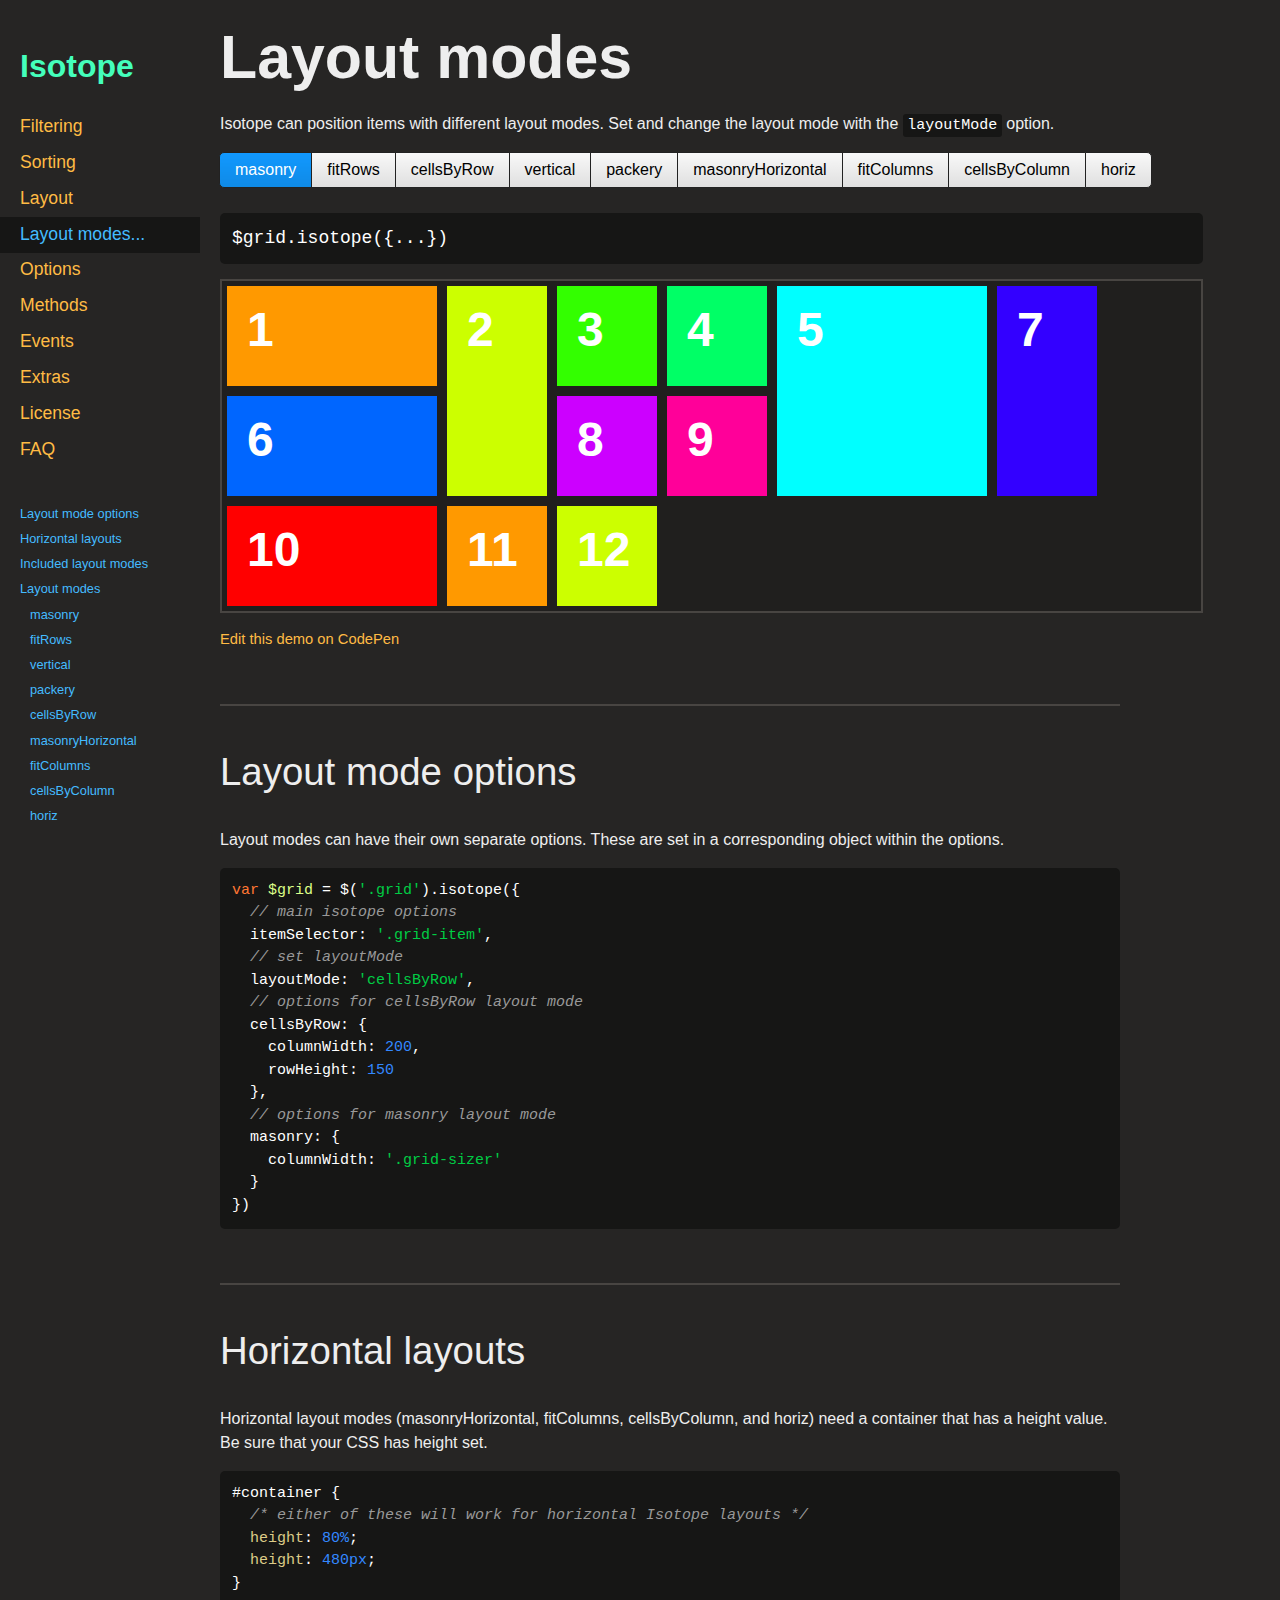
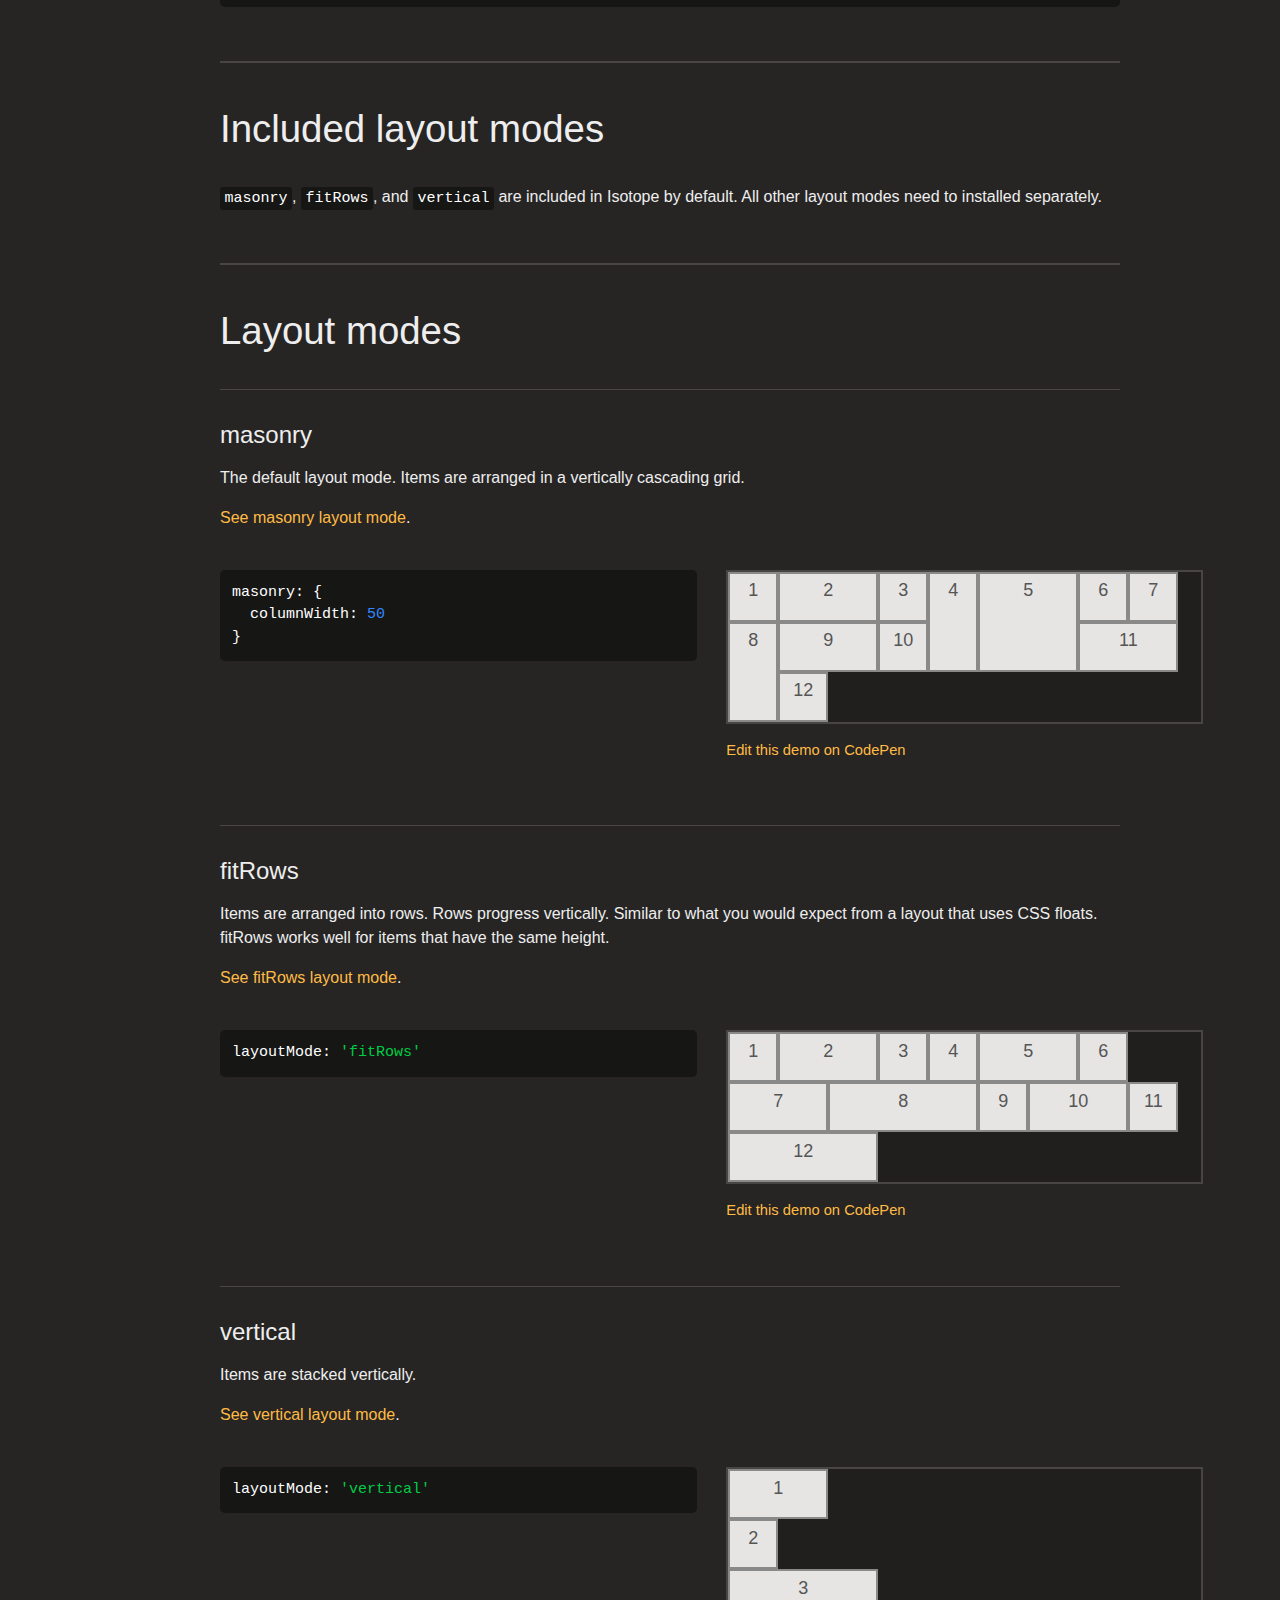
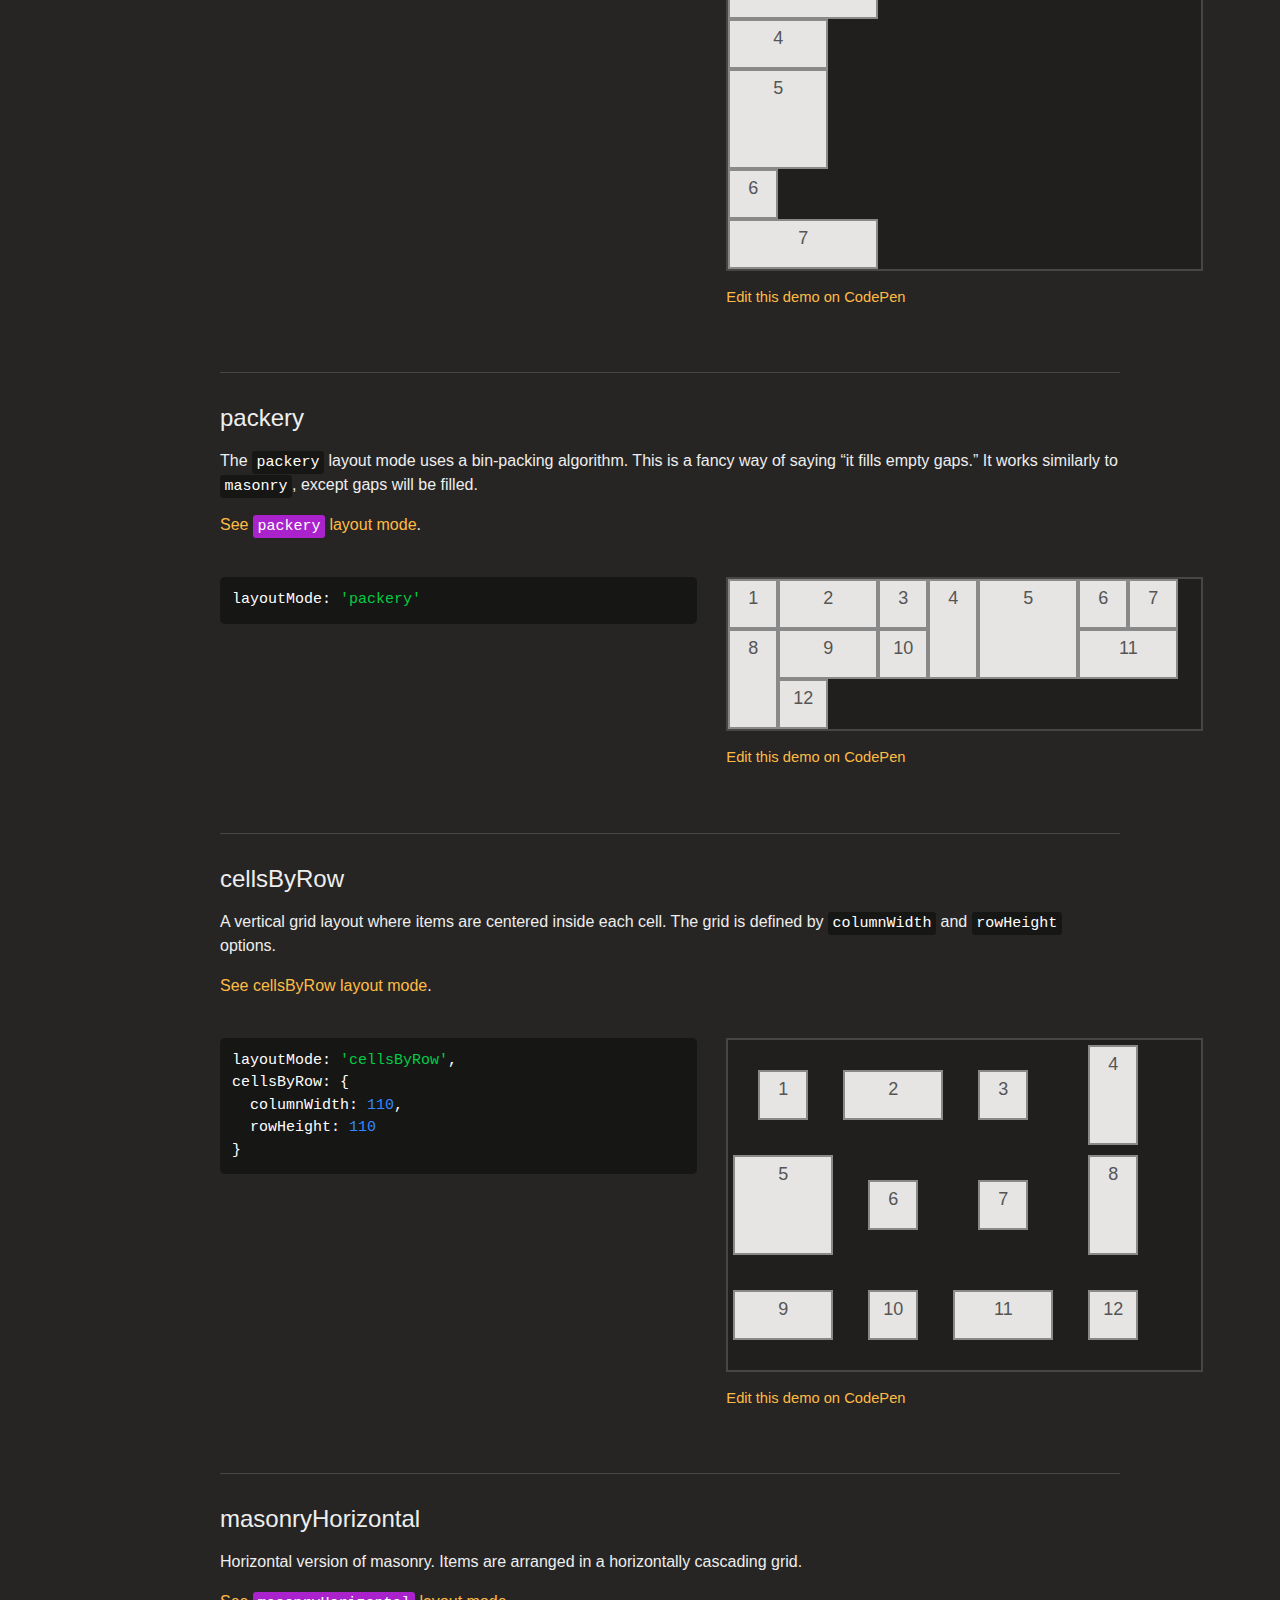
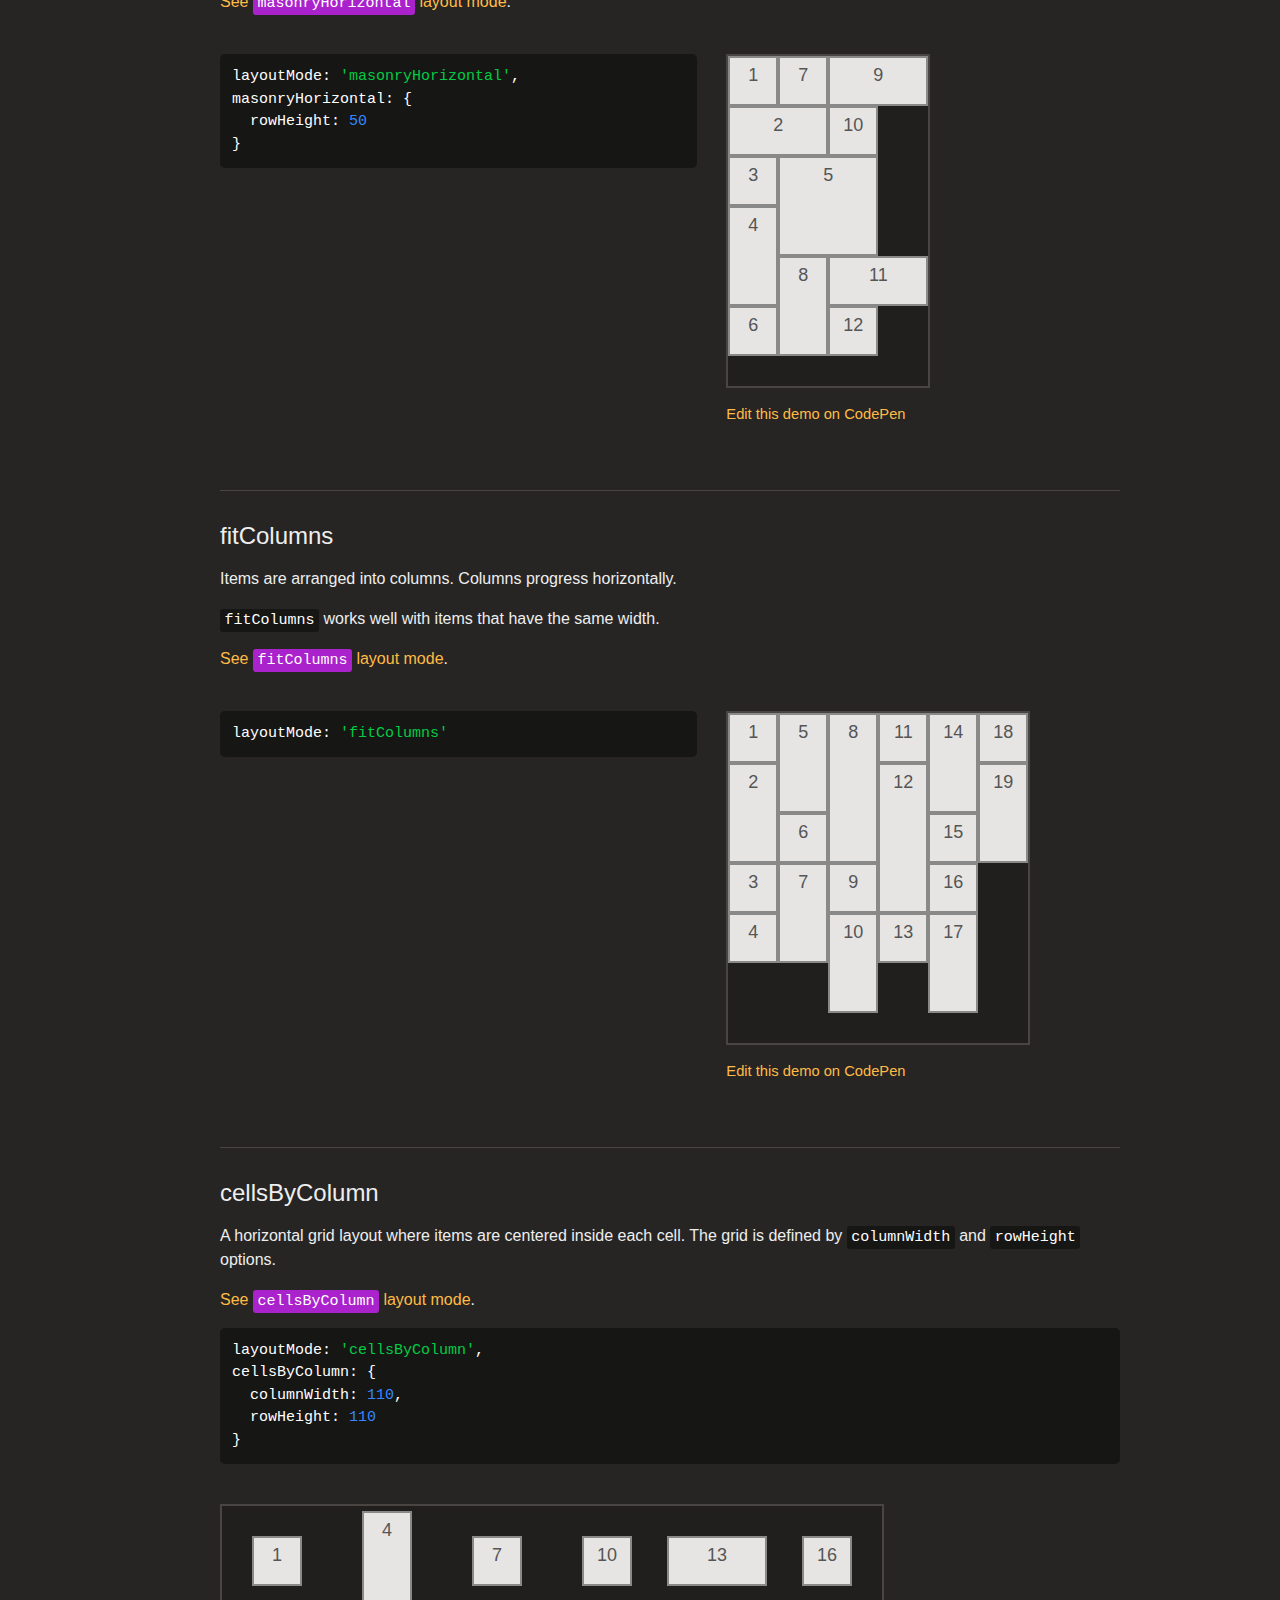
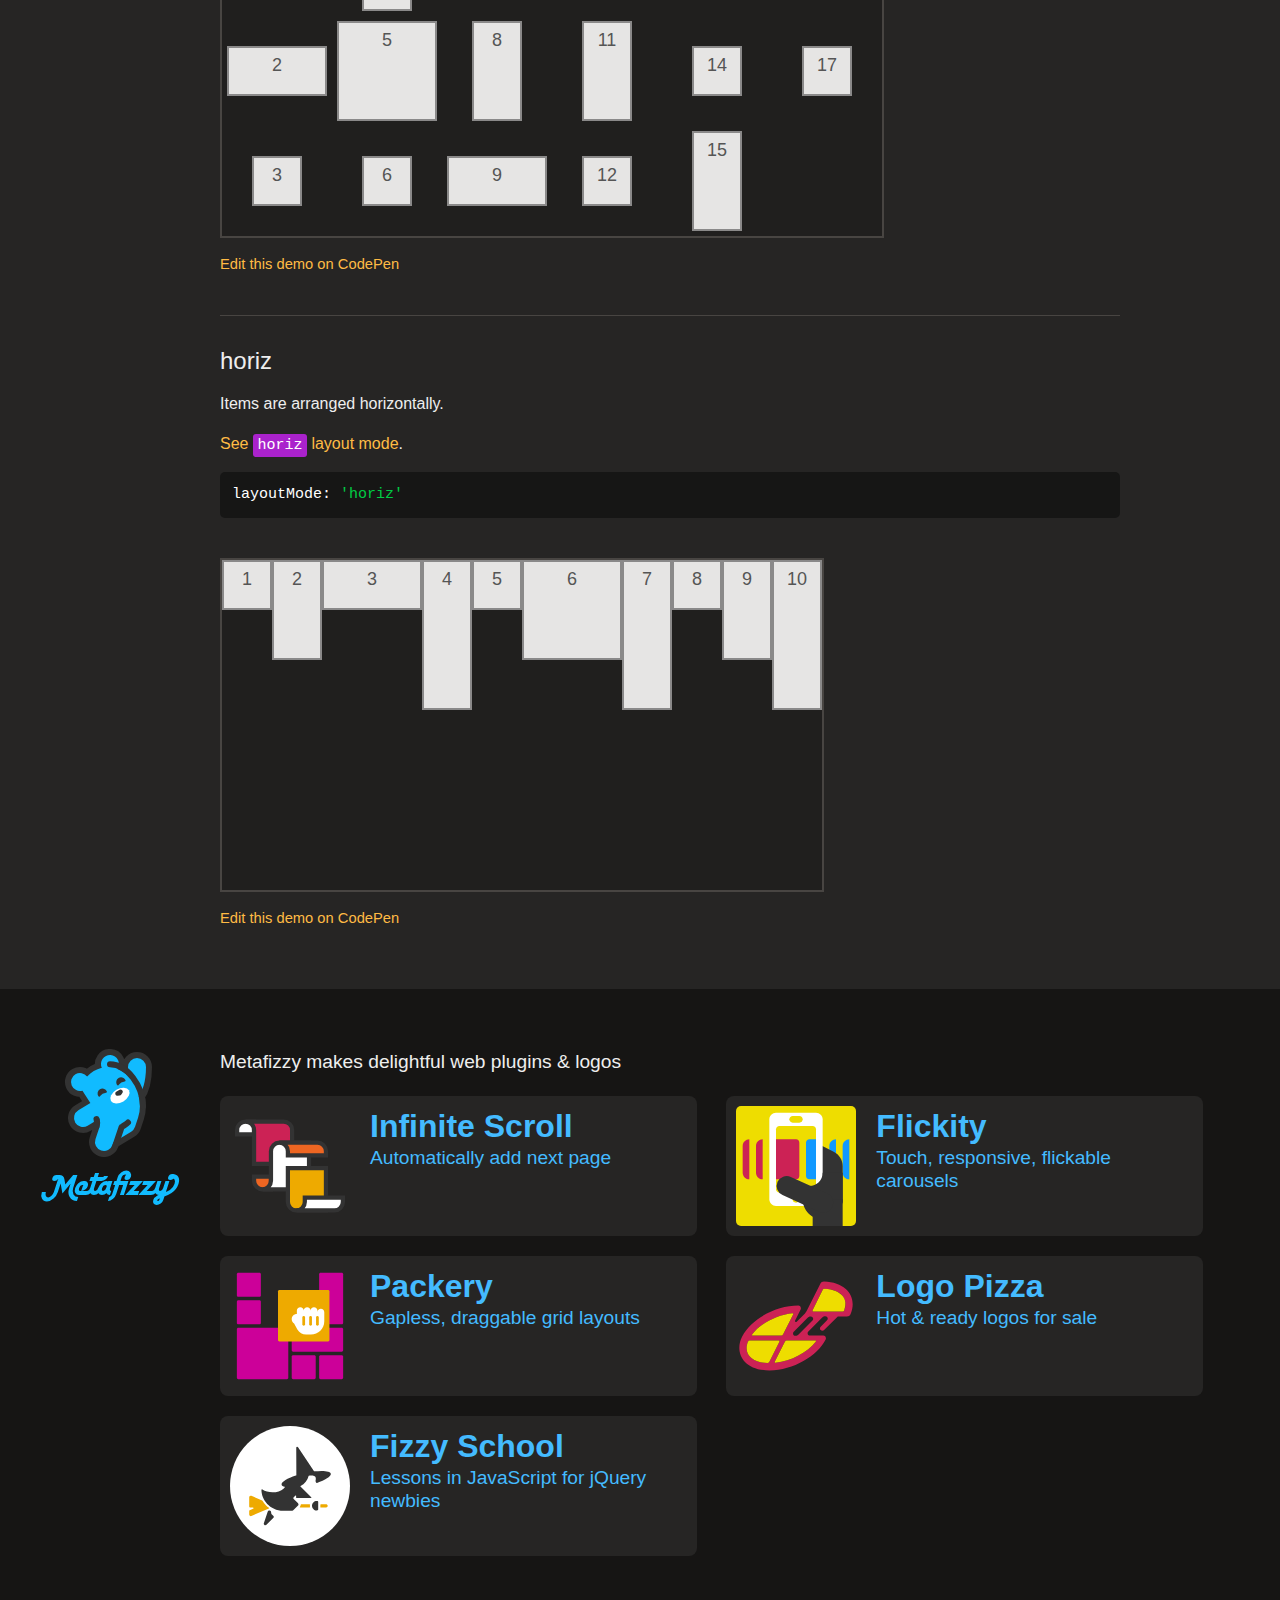
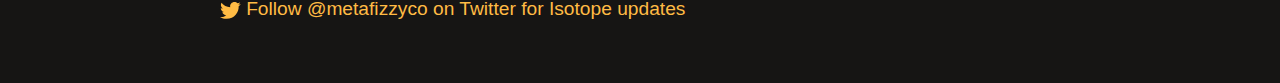
<file: isotope-docs/layout-modes.html>
<!doctype html>
<html class="export" lang="en">
<head>
  <meta charset="utf-8">
  <meta name="viewport" content="width=device-width">
  <meta name="description" content="Filter &amp; sort magical layouts">

  <title>Isotope &#xB7; Layout modes</title>

    <!-- Isotope does not require any CSS files -->
    <link rel="stylesheet" href="css/isotope-docs.css?6" media="screen">

  <meta name="twitter:card" content="summary">
  <meta name="twitter:site" content="@metafizzyco">
  <meta name="twitter:url" content="https://isotope.metafizzy.co/layout-modes.html">
  <meta name="twitter:title" content="Isotope Layout modes">
  <meta name="twitter:description" content="Filter &amp; sort magical layouts">

</head>
<body class="page--layout-modes">


  <div class="nav">
    <h1 class="nav__title"><a href=".">Isotope</a></h1>
  
    <ol class="site-nav">
      <li class="site-nav__item site-nav__item--filtering">
        <a class="site-nav__item__link" href="filtering.html">Filtering</a></li>
      <li class="site-nav__item site-nav__item--sorting">
        <a class="site-nav__item__link" href="sorting.html">Sorting</a></li>
      <li class="site-nav__item site-nav__item--layout ">
        <a class="site-nav__item__link" href="layout.html">Layout</a>
      </li>
      <li class="site-nav__item site-nav__item--layout-modes sub-nav-parent">
        <a class="site-nav__item__link" href="layout-modes.html">Layout modes</a>
        <ul class="sub-nav">
            <li class="sub-nav__item sub-nav__item--masonry">
              <a class="sub-nav__item__link" href="layout-modes/masonry.html">masonry</a></li>
            <li class="sub-nav__item sub-nav__item--fitrows">
              <a class="sub-nav__item__link" href="layout-modes/fitrows.html">fitRows</a></li>
            <li class="sub-nav__item sub-nav__item--vertical">
              <a class="sub-nav__item__link" href="layout-modes/vertical.html">vertical</a></li>
            <li class="sub-nav__item sub-nav__item--packery">
              <a class="sub-nav__item__link" href="layout-modes/packery.html">packery</a></li>
            <li class="sub-nav__item sub-nav__item--cellsbyrow">
              <a class="sub-nav__item__link" href="layout-modes/cellsbyrow.html">cellsByRow</a></li>
            <li class="sub-nav__item sub-nav__item--masonryhorizontal">
              <a class="sub-nav__item__link" href="layout-modes/masonryhorizontal.html">masonryHorizontal</a></li>
            <li class="sub-nav__item sub-nav__item--fitcolumns">
              <a class="sub-nav__item__link" href="layout-modes/fitcolumns.html">fitColumns</a></li>
            <li class="sub-nav__item sub-nav__item--cellsbycolumn">
              <a class="sub-nav__item__link" href="layout-modes/cellsbycolumn.html">cellsByColumn</a></li>
            <li class="sub-nav__item sub-nav__item--horiz">
              <a class="sub-nav__item__link" href="layout-modes/horiz.html">horiz</a></li>
        </ul>
      </li>
      <li class="site-nav__item site-nav__item--options">
        <a class="site-nav__item__link" href="options.html">Options</a></li>
      <li class="site-nav__item site-nav__item--methods">
        <a class="site-nav__item__link" href="methods.html">Methods</a></li>
      <li class="site-nav__item site-nav__item--events">
        <a class="site-nav__item__link" href="events.html">Events</a></li>
      <li class="site-nav__item site-nav__item--extras">
        <a class="site-nav__item__link" href="extras.html">Extras</a></li>
      <li class="site-nav__item site-nav__item--license">
        <a class="site-nav__item__link" href="license.html">License</a></li>
      <li class="site-nav__item site-nav__item--faq">
        <a class="site-nav__item__link" href="faq.html">FAQ</a></li>
    </ol>
  
    <ul class="page-nav" data-js="page-nav">
<li class="page-nav__item page-nav__item--h2"><a href="#layout-mode-options">Layout mode options</a></li>
<li class="page-nav__item page-nav__item--h2"><a href="#horizontal-layouts">Horizontal layouts</a></li>
<li class="page-nav__item page-nav__item--h2"><a href="#included-layout-modes">Included layout modes</a></li>
<li class="page-nav__item page-nav__item--h2"><a href="#layout-modes">Layout modes</a></li>
<li class="page-nav__item page-nav__item--h3"><a href="#masonry">masonry</a></li>
<li class="page-nav__item page-nav__item--h3"><a href="#fitrows">fitRows</a></li>
<li class="page-nav__item page-nav__item--h3"><a href="#vertical">vertical</a></li>
<li class="page-nav__item page-nav__item--h3"><a href="#packery">packery</a></li>
<li class="page-nav__item page-nav__item--h3"><a href="#cellsbyrow">cellsByRow</a></li>
<li class="page-nav__item page-nav__item--h3"><a href="#masonryhorizontal">masonryHorizontal</a></li>
<li class="page-nav__item page-nav__item--h3"><a href="#fitcolumns">fitColumns</a></li>
<li class="page-nav__item page-nav__item--h3"><a href="#cellsbycolumn">cellsByColumn</a></li>
<li class="page-nav__item page-nav__item--h3"><a href="#horiz">horiz</a></li>
</ul>
  </div>


  <div id="content" class="main">
    <div class="container">
        <h1>Layout modes</h1>


<p>Isotope can position items with different layout modes. Set and change the layout mode with the <code>layoutMode</code> option.</p>

<div class="big-demo go-wide" data-js="layout-modes-demo">

  <div class="button-group js-radio-button-group">
    <button class="button is-checked" data-layout-mode="masonry" checked="checked">masonry</button>
    <button class="button" data-layout-mode="fitRows">fitRows</button>
    <button class="button" data-layout-mode="cellsByRow">cellsByRow</button>
    <button class="button" data-layout-mode="vertical">vertical</button>
    <button class="button" data-layout-mode="packery">packery</button>
    <button class="button" data-layout-mode="masonryHorizontal" data-is-horizontal="true">masonryHorizontal</button>
    <button class="button" data-layout-mode="fitColumns" data-is-horizontal="true">fitColumns</button>
    <button class="button" data-layout-mode="cellsByColumn" data-is-horizontal="true">cellsByColumn</button>
    <button class="button" data-layout-mode="horiz" data-is-horizontal="true">horiz</button>
  </div>

  <pre class="code-display"><code>$grid.isotope({...})</code></pre>

  <div class="grid">
    <div class="grid-splash-item grid-splash-item--width2">1</div>
    <div class="grid-splash-item grid-splash-item--height2">2</div>
    <div class="grid-splash-item">3</div>
    <div class="grid-splash-item">4</div>
    <div class="grid-splash-item grid-splash-item--width2 grid-splash-item--height2">5</div>
    <div class="grid-splash-item grid-splash-item--width2">6</div>
    <div class="grid-splash-item grid-splash-item--height2">7</div>
    <div class="grid-splash-item">8</div>
    <div class="grid-splash-item">9</div>
    <div class="grid-splash-item grid-splash-item--width2">10</div>
    <div class="grid-splash-item">11</div>
    <div class="grid-splash-item">12</div>
  </div>

  <p class="edit-demo">
      <a href="https://codepen.io/desandro/pen/ClgeH">Edit this demo on CodePen</a>
  </p>
</div>

<h2 id="layout-mode-options">Layout mode options</h2>

<p>Layout modes can have their own separate options. These are set in a corresponding object within the options.</p>

<pre><code class="js"><span class="keyword">var</span> <span class="jquery_var">$grid</span> = $(<span class="string">&apos;.grid&apos;</span>).isotope({
  <span class="comment">// main isotope options</span>
  itemSelector: <span class="string">&apos;.grid-item&apos;</span>,
  <span class="comment">// set layoutMode</span>
  layoutMode: <span class="string">&apos;cellsByRow&apos;</span>,
  <span class="comment">// options for cellsByRow layout mode</span>
  cellsByRow: {
    <span class="attr">columnWidth</span>: <span class="number">200</span>,
    <span class="attr">rowHeight</span>: <span class="number">150</span>
  },
  <span class="comment">// options for masonry layout mode</span>
  masonry: {
    <span class="attr">columnWidth</span>: <span class="string">&apos;.grid-sizer&apos;</span>
  }
})
</code></pre>


<h2 id="horizontal-layouts">Horizontal layouts</h2>

<p>Horizontal layout modes (masonryHorizontal, fitColumns, cellsByColumn, and horiz) need a container that has a height value. Be sure that your CSS has height set.</p>

<pre><code class="css"><span class="selector-id">#container</span> {
  <span class="comment">/* either of these will work for horizontal Isotope layouts */</span>
  <span class="attribute">height</span>: <span class="number">80%</span>;
  <span class="attribute">height</span>: <span class="number">480px</span>;
}
</code></pre>


<h2 id="included-layout-modes">Included layout modes</h2>

<p><code>masonry</code>, <code>fitRows</code>, and <code>vertical</code> are included in Isotope by default. All other layout modes need to installed separately.</p>


<h2 id="layout-modes">Layout modes</h2>


<h3 id="masonry">masonry</h3>

<p>The default layout mode. Items are arranged in a vertically cascading grid.</p>

<p><a href="layout-modes/masonry.html">See masonry layout mode</a>.</p>

<div class="duo example">
  <div class="duo__cell example__code">
<pre><code class="js">masonry: {
  <span class="attr">columnWidth</span>: <span class="number">50</span>
}
</code></pre>
  </div>
  <div class="duo__cell example__demo">
    <div class="grid grid--counting" data-isotope="{ &quot;masonry&quot;: { &quot;columnWidth&quot;: 50 } }">
      <div class="grid-item"></div>
      <div class="grid-item grid-item--width2"></div>
      <div class="grid-item"></div>
      <div class="grid-item grid-item--height2"></div>
      <div class="grid-item grid-item--width2 grid-item--height2"></div>
      <div class="grid-item"></div>
      <div class="grid-item"></div>
      <div class="grid-item grid-item--height2"></div>
      <div class="grid-item grid-item--width2"></div>
      <div class="grid-item"></div>
      <div class="grid-item grid-item--width2"></div>
      <div class="grid-item"></div>
    </div>
    <p class="edit-demo">
        <a href="https://codepen.io/desandro/pen/mEinp">Edit this demo on CodePen</a>
    </p>
  </div>
</div>


<h3 id="fitrows">fitRows</h3>

<p>Items are arranged into rows. Rows progress vertically. Similar to what you would expect from a layout that uses CSS floats. fitRows works well for items that have the same height.</p>

<p><a href="layout-modes/fitrows.html">See fitRows layout mode</a>.</p>

<div class="duo example">
  <div class="duo__cell example__code">
<pre><code class="js">layoutMode: <span class="string">&apos;fitRows&apos;</span>
</code></pre>
  </div>
  <div class="duo__cell example__demo">
    <div class="grid grid--counting" data-isotope="{ &quot;layoutMode&quot;: &quot;fitRows&quot; }">
      <div class="grid-item"></div>
      <div class="grid-item grid-item--width2"></div>
      <div class="grid-item"></div>
      <div class="grid-item"></div>
      <div class="grid-item grid-item--width2"></div>
      <div class="grid-item"></div>
      <div class="grid-item grid-item--width2"></div>
      <div class="grid-item grid-item--width3"></div>
      <div class="grid-item"></div>
      <div class="grid-item grid-item--width2"></div>
      <div class="grid-item"></div>
      <div class="grid-item grid-item--width3"></div>
    </div>
    <p class="edit-demo">
        <a href="https://codepen.io/desandro/pen/nCskp">Edit this demo on CodePen</a>
    </p>
  </div>
</div>


<h3 id="vertical">vertical</h3>

<p>Items are stacked vertically.</p>

<p><a href="layout-modes/vertical.html">See vertical layout mode</a>.</p>

<div class="duo example">
  <div class="duo__cell example__code">
<pre><code class="js">layoutMode: <span class="string">&apos;vertical&apos;</span>
</code></pre>
  </div>
  <div class="duo__cell example__demo">
    <div class="grid grid--counting" data-isotope="{ &quot;layoutMode&quot;: &quot;vertical&quot; }">
      <div class="grid-item grid-item--width2"></div>
      <div class="grid-item"></div>
      <div class="grid-item grid-item--width3"></div>
      <div class="grid-item grid-item--width2"></div>
      <div class="grid-item grid-item--width2 grid-item--height2"></div>
      <div class="grid-item"></div>
      <div class="grid-item grid-item--width3"></div>
    </div>
    <p class="edit-demo">
        <a href="https://codepen.io/desandro/pen/oXxepd">Edit this demo on CodePen</a>
    </p>
  </div>
</div>


<h3 id="packery">packery</h3>

<p>The <code>packery</code> layout mode uses a bin-packing algorithm. This is a fancy way of saying &#x201C;it fills empty gaps.&#x201D; It works similarly to <code>masonry</code>, except gaps will be filled.</p>

<p><a href="layout-modes/packery.html">See <code>packery</code> layout mode</a>.</p>

<div class="duo example">
  <div class="duo__cell example__code">
<pre><code class="js">layoutMode: <span class="string">&apos;packery&apos;</span>
</code></pre>
  </div>
  <div class="duo__cell example__demo">
    <div class="grid grid--counting" data-isotope="{ &quot;layoutMode&quot;: &quot;packery&quot; }">
      <div class="grid-item"></div>
      <div class="grid-item grid-item--width2"></div>
      <div class="grid-item"></div>
      <div class="grid-item grid-item--height2"></div>
      <div class="grid-item grid-item--width2 grid-item--height2"></div>
      <div class="grid-item"></div>
      <div class="grid-item"></div>
      <div class="grid-item grid-item--height2"></div>
      <div class="grid-item grid-item--width2"></div>
      <div class="grid-item"></div>
      <div class="grid-item grid-item--width2"></div>
      <div class="grid-item"></div>
    </div>
    <p class="edit-demo">
        <a href="https://codepen.io/desandro/pen/vdwmb">Edit this demo on CodePen</a>
    </p>
  </div>
</div>


<h3 id="cellsbyrow">cellsByRow</h3>

<p>A vertical grid layout where items are centered inside each cell. The grid is defined by <code>columnWidth</code> and <code>rowHeight</code> options.</p>

<p><a href="layout-modes/cellsbyrow.html">See cellsByRow layout mode</a>.</p>

<div class="duo example">
  <div class="duo__cell example__code">
<pre><code class="js">layoutMode: <span class="string">&apos;cellsByRow&apos;</span>,
<span class="attr">cellsByRow</span>: {
  <span class="attr">columnWidth</span>: <span class="number">110</span>,
  <span class="attr">rowHeight</span>: <span class="number">110</span>
}
</code></pre>
  </div>
  <div class="duo__cell example__demo">
    <div class="grid grid--counting" data-isotope="{ &quot;layoutMode&quot;: &quot;cellsByRow&quot;, &quot;cellsByRow&quot;: { &quot;columnWidth&quot;: 110, &quot;rowHeight&quot;: 110 } }">
      <div class="grid-item"></div>
      <div class="grid-item grid-item--width2"></div>
      <div class="grid-item"></div>
      <div class="grid-item grid-item--height2"></div>
      <div class="grid-item grid-item--width2 grid-item--height2"></div>
      <div class="grid-item"></div>
      <div class="grid-item"></div>
      <div class="grid-item grid-item--height2"></div>
      <div class="grid-item grid-item--width2"></div>
      <div class="grid-item"></div>
      <div class="grid-item grid-item--width2"></div>
      <div class="grid-item"></div>
    </div>

    <p class="edit-demo">
        <a href="https://codepen.io/desandro/pen/zFart">Edit this demo on CodePen</a>
    </p>
  </div>
</div>


<h3 id="masonryhorizontal">masonryHorizontal</h3>

<p>Horizontal version of masonry. Items are arranged in a horizontally cascading grid.</p>

<p><a href="layout-modes/masonryhorizontal.html">See <code>masonryHorizontal</code> layout mode</a>.</p>

<div class="duo example">
  <div class="duo__cell example__code">
<pre><code class="js">layoutMode: <span class="string">&apos;masonryHorizontal&apos;</span>,
<span class="attr">masonryHorizontal</span>: {
  <span class="attr">rowHeight</span>: <span class="number">50</span>
}
</code></pre>
  </div>
  <div class="duo__cell example__demo">
    <div class="grid grid--counting grid--horizontal horizontal counting" data-isotope="{ &quot;layoutMode&quot;: &quot;masonryHorizontal&quot;, &quot;masonryHorizontal&quot;: { &quot;rowHeight&quot;: 50 } }">
      <div class="grid-item"></div>
      <div class="grid-item grid-item--width2"></div>
      <div class="grid-item"></div>
      <div class="grid-item grid-item--height2"></div>
      <div class="grid-item grid-item--width2 grid-item--height2"></div>
      <div class="grid-item"></div>
      <div class="grid-item"></div>
      <div class="grid-item grid-item--height2"></div>
      <div class="grid-item grid-item--width2"></div>
      <div class="grid-item"></div>
      <div class="grid-item grid-item--width2"></div>
      <div class="grid-item"></div>
    </div>
    <p class="edit-demo">
        <a href="https://codepen.io/desandro/pen/oCiAD">Edit this demo on CodePen</a>
    </p>
  </div>
</div>


<h3 id="fitcolumns">fitColumns</h3>

<p>Items are arranged into columns. Columns progress horizontally.</p>

<p><code>fitColumns</code> works well with items that have the same width.</p>

<p><a href="layout-modes/fitcolumns.html">See <code>fitColumns</code> layout mode</a>.</p>

<div class="duo example">
  <div class="duo__cell example__code">
<pre><code class="js">layoutMode: <span class="string">&apos;fitColumns&apos;</span>
</code></pre>
  </div>
  <div class="duo__cell example__demo">
    <div class="grid grid--counting grid--horizontal" data-isotope="{ &quot;layoutMode&quot;: &quot;fitColumns&quot; }">
      <div class="grid-item"></div>
      <div class="grid-item grid-item--height2"></div>
      <div class="grid-item"></div>
      <div class="grid-item"></div>
      <div class="grid-item grid-item--height2"></div>
      <div class="grid-item"></div>
      <div class="grid-item grid-item--height2"></div>
      <div class="grid-item grid-item--height3"></div>
      <div class="grid-item"></div>
      <div class="grid-item grid-item--height2"></div>
      <div class="grid-item"></div>
      <div class="grid-item grid-item--height3"></div>
      <div class="grid-item"></div>
      <div class="grid-item grid-item--height2"></div>
      <div class="grid-item"></div>
      <div class="grid-item"></div>
      <div class="grid-item grid-item--height2"></div>
      <div class="grid-item"></div>
      <div class="grid-item grid-item--height2"></div>
    </div>
    <p class="edit-demo">
        <a href="https://codepen.io/desandro/pen/zEAwi">Edit this demo on CodePen</a>
    </p>
  </div>
</div>


<h3 id="cellsbycolumn">cellsByColumn</h3>

<p>A horizontal grid layout where items are centered inside each cell. The grid is defined by <code>columnWidth</code> and <code>rowHeight</code> options.</p>

<p><a href="layout-modes/cellsbycolumn.html">See <code>cellsByColumn</code> layout mode</a>.</p>

<pre><code class="js">layoutMode: <span class="string">&apos;cellsByColumn&apos;</span>,
<span class="attr">cellsByColumn</span>: {
  <span class="attr">columnWidth</span>: <span class="number">110</span>,
  <span class="attr">rowHeight</span>: <span class="number">110</span>
}
</code></pre>

<div class="example">
  <div class="grid grid--counting grid--horizontal" data-isotope="{ &quot;layoutMode&quot;: &quot;cellsByColumn&quot;, &quot;cellsByColumn&quot;: { &quot;columnWidth&quot;: 110, &quot;rowHeight&quot;: 110 } }">
    <div class="grid-item"></div>
    <div class="grid-item grid-item--width2"></div>
    <div class="grid-item"></div>
    <div class="grid-item grid-item--height2"></div>
    <div class="grid-item grid-item--width2 grid-item--height2"></div>
    <div class="grid-item"></div>
    <div class="grid-item"></div>
    <div class="grid-item grid-item--height2"></div>
    <div class="grid-item grid-item--width2"></div>
    <div class="grid-item"></div>
    <div class="grid-item grid-item--height2"></div>
    <div class="grid-item"></div>
    <div class="grid-item grid-item--width2"></div>
    <div class="grid-item"></div>
    <div class="grid-item grid-item--height2"></div>
    <div class="grid-item"></div>
    <div class="grid-item"></div>
  </div>
  <p class="edit-demo">
      <a href="https://codepen.io/desandro/pen/qAlEy">Edit this demo on CodePen</a>
  </p>
</div>


<h3 id="horiz">horiz</h3>

<p>Items are arranged horizontally.</p>

<p><a href="layout-modes/horiz.html">See <code>horiz</code> layout mode</a>.</p>

<pre><code class="js">layoutMode: <span class="string">&apos;horiz&apos;</span>
</code></pre>

<div class="example">
  <div class="grid grid--counting grid--horizontal" data-isotope="{ &quot;layoutMode&quot;: &quot;horiz&quot; }">
    <div class="grid-item"></div>
    <div class="grid-item grid-item--height2"></div>
    <div class="grid-item grid-item--width2"></div>
    <div class="grid-item grid-item--height3"></div>
    <div class="grid-item"></div>
    <div class="grid-item grid-item--width2 grid-item--height2"></div>
    <div class="grid-item grid-item--height3"></div>
    <div class="grid-item"></div>
    <div class="grid-item grid-item--height2"></div>
    <div class="grid-item grid-item--height3"></div>
  </div>
  <p class="edit-demo">
      <a href="https://codepen.io/desandro/pen/uGetl">Edit this demo on CodePen</a>
  </p>
</div>


    </div>
  </div>

  <footer class="site-footer">
  
    <div class="container">
  
      <p class="site-footer__copy">Metafizzy makes delightful web plugins &amp; logos</p>
  
      <div class="showcase">
      
        <ul class="showcase-item-list">
      
            <li class="showcase-item">
              <a class="showcase-item__link" href="https://infinite-scroll.com">
                <div class="showcase-item__image">
                    <svg class="infinite-scroll-illo" xmlns="http://www.w3.org/2000/svg" viewbox="0 0 520 520" width="200" height="200">
                      <path class="infinite-scroll-illo__page infinite-scroll-illo__page--back" d="M90,110H10V90c0-22,18-40,40-40h40V110z"/>
                      <path class="infinite-scroll-illo__page infinite-scroll-illo__page--front1" d="M270,90L270,90c0-22-18-40-40-40h0H50h0c22,0,40,18,40,40v0v0v160h180V90z"/>
                      <path class="infinite-scroll-illo__page infinite-scroll-illo__page--front2" d="M170,330v-20H90v20v0c0,22,18,40,40,40h0h40V330z"/>
                      <path class="infinite-scroll-illo__page infinite-scroll-illo__page--back" d="M350,150H210c-22,0-40,18-40,40v140v0c0,22-18,40-40,40h0h220V150z"/>
                      <path class="infinite-scroll-illo__page infinite-scroll-illo__page--front3" d="M430,470V270H250v160c0,22,18,40,40,40H430z"/>
                      <path class="infinite-scroll-illo__page infinite-scroll-illo__page--front2" d="M250,190v20h180v-20c0-22-18-40-40-40H210h0C232,150,250,168,250,190L250,190z"/>
                      <path class="infinite-scroll-illo__page infinite-scroll-illo__page--back" d="M330,410v20v0c0,22-18,40-40,40h0h180c22,0,40-18,40-40v-20H330z"/>
                    </svg>
                </div>
                <div class="showcase-item__text">
                  <h3 class="showcase-item__title">Infinite Scroll</h3>
                  <p class="showcase-item__description">Automatically add next page</p>
                </div>
              </a>
            </li>
      
            <li class="showcase-item">
              <a class="showcase-item__link" href="https://flickity.metafizzy.co">
                <div class="showcase-item__image">
                    <svg class="flickity-illo" xmlns="http://www.w3.org/2000/svg" viewbox="0 0 360 360" width="100" height="100">
                      <path class="flickity-illo__color1" fill="#19F" d="M300 220L300 220c-11 0-20-9-20-20v-80c0-11 9-20 20-20h0V220z"/>
                      <path class="flickity-illo__color1" fill="#19F" d="M340 220L340 220c-11 0-20-9-20-20v-80c0-11 9-20 20-20h0V220z"/>
                      <path class="flickity-illo__color2" fill="#333" d="M320 290V180c0-18-10-35-27-43L240 110v180H320z"/>
                      <path class="flickity-illo__color3" fill="white" d="M240 300H120c-11 0-20-9-20-20V40c0-11 9-20 20-20h120c11 0 20 9 20 20v240C260 291 251 300 240 300z"/>
                      <path class="flickity-illo__color4" fill="#ED0" d="M230 260H130c-6 0-10-5-10-10V70c0-6 5-10 10-10h100c6 0 10 5 10 10v180 C240 256 236 260 230 260z"/>
                      <path class="flickity-illo__color2" fill="#333" d="M260 200h60v81c0 32-26 59-59 59h0c-34 0-61-27-61-61V240h20 C242 240 260 222 260 200L260 200z"/>
                      <path class="flickity-illo__color5" fill="#C25" d="M180 220h-60V100h60c6 0 10 5 10 10v100C190 216 186 220 180 220z"/>
                      <path class="flickity-illo__color1" fill="#19F" d="M240 220h-20c-6 0-10-5-10-10V110c0-6 5-10 10-10h20V220z"/>
                      <rect class="flickity-illo__color2" fill="#333" x="230" y="280" width="90" height="80"/>
                      <circle class="flickity-illo__color4" fill="#ED0" cx="180" cy="280" r="10"/>
                      <line class="flickity-illo__thumb" stroke="#333" stroke-width="60" stroke-linecap="round" x1="262" y1="290" x2="152" y2="240"/>
                      <path class="flickity-illo__color4" fill="#ED0" d="M190 50h-20c-6 0-10-5-10-10v0c0-6 5-10 10-10h20c6 0 10 5 10 10v0C200 46 196 50 190 50z"/>
                      <path class="flickity-illo__color5" fill="#C25" d="M80 220L80 220c-11 0-20-9-20-20v-80c0-11 9-20 20-20h0V220z"/>
                      <path class="flickity-illo__color5" fill="#C25" d="M40 220L40 220c-11 0-20-9-20-20v-80c0-11 9-20 20-20h0V220z"/>
                    </svg>
                </div>
                <div class="showcase-item__text">
                  <h3 class="showcase-item__title">Flickity</h3>
                  <p class="showcase-item__description">Touch, responsive, flickable carousels</p>
                </div>
              </a>
            </li>
      
            <li class="showcase-item">
              <a class="showcase-item__link" href="https://packery.metafizzy.co">
                <div class="showcase-item__image">
                    <svg class="packery-illo" xmlns="http://www.w3.org/2000/svg" viewbox="0 0 700 700" width="100" height="100">
                      <path class="packery-illo__item" fill="#C09" d="M172 180H48c-4 0-8-4-8-8V48c0-4 4-8 8-8h124c4 0 8 4 8 8v124C180 176 176 180 172 180z"/>
                      <path class="packery-illo__item" fill="#C09" d="M172 340H48c-4 0-8-4-8-8V208c0-4 4-8 8-8h124c4 0 8 4 8 8v124C180 336 176 340 172 340z"/>
                      <path class="packery-illo__item" fill="#C09" d="M492 660H368c-4 0-8-4-8-8V528c0-4 4-8 8-8h124c4 0 8 4 8 8v124C500 656 496 660 492 660z"/>
                      <path class="packery-illo__item" fill="#C09" d="M652 660H528c-4 0-8-4-8-8V528c0-4 4-8 8-8h124c4 0 8 4 8 8v124C660 656 656 660 652 660z"/>
                      <path class="packery-illo__item" fill="#C09" d="M652 500H368c-4 0-8-4-8-8V368c0-4 4-8 8-8h284c4 0 8 4 8 8v124C660 496 656 500 652 500z"/>
                      <path class="packery-illo__item" fill="#C09" d="M332 660H48c-4 0-8-4-8-8V368c0-4 4-8 8-8h284c4 0 8 4 8 8v284C340 656 336 660 332 660z"/>
                      <path class="packery-illo__item" fill="#C09" d="M652 340H528c-4 0-8-4-8-8V48c0-4 4-8 8-8h124c4 0 8 4 8 8v284C660 336 656 340 652 340z"/>
                      <path class="packery-illo__draggie" fill="#EA0" d="M572 440H288c-4 0-8-4-8-8V148c0-4 4-8 8-8h284c4 0 8 4 8 8v284C580 436 576 440 572 440z"/>
                      <g>
                        <path class="packery-illo__hand" fill="white" d="M530 250c-11 0-20 9-20 20v-10c0-11-9-20-20-20s-20 9-20 20c0-11-9-20-20-20s-20 9-20 20c0-11-9-20-20-20
                          s-20 9-20 20v20c-17 0-30 13-30 30c0 11 6 20 14 25l19 35c10 18 30 30 51 30h28
                          c43 0 78-35 78-78V270C550 259 541 250 530 250z"/>
                        <line class="packery-illo__hand-line" stroke="#EA0" fill="none" stroke-width="16" stroke-linecap="round" x1="430" y1="300" x2="430" y2="340"/>
                        <line class="packery-illo__hand-line" stroke="#EA0" fill="none" stroke-width="16" stroke-linecap="round" x1="470" y1="300" x2="470" y2="340"/>
                        <line class="packery-illo__hand-line" stroke="#EA0" fill="none" stroke-width="16" stroke-linecap="round" x1="510" y1="300" x2="510" y2="340"/>
                      </g>
                    </svg>
                </div>
                <div class="showcase-item__text">
                  <h3 class="showcase-item__title">Packery</h3>
                  <p class="showcase-item__description">Gapless, draggable grid layouts</p>
                </div>
              </a>
            </li>
      
            <li class="showcase-item">
              <a class="showcase-item__link" href="http://logo.pizza">
                <div class="showcase-item__image">
                    <svg class="logo-pizza-illo" xmlns="http://www.w3.org/2000/svg" viewbox="0 0 700 700" width="100" height="100">
                      <path class="logo-pizza-illo__outline" fill="#C25" d="M513 91c-9-0-17 5-21 12l-80 160c-3 5-6 10-11 15l-47 47
                        c-5 5-12-1-9-7l32-64c5-11-2-23-14-23h-0c-121 0-268 70-327 180
                        C-9 497 35 609 196 609c138 0 279-85 327-180v0c5-11-2-23-14-23h-77c-13 0-19-15-10-24
                        l81-81c5-5 11-8 18-8l0 0c13 0 19 15 10 24L494 354c-6 6-6 14 0 20c3 3 6 4 10 4
                        c4 0 7-1 10-4l80-80h53c9 0 17-5 21-13C707 190 656 97 513 91z M334 281l-59 117
                        c-2 5-7 8-13 8H97c-4 0-6-4-3-7c49-64 143-114 236-124C333 275 335 278 334 281z
                         M70 441c2-4 6-7 10-7h168c4 0 7 4 5 8l-59 118c-2 4-6 6-11 6
                        C106 565 38 521 70 441z M466 441c-49 64-143 114-236 124c-3 0-6-3-4-6l59-117
                        c2-5 7-8 13-8h166C466 434 468 438 466 441z M446 318l-81 81c-5 5-11 8-18 8l0 0
                        c-13 0-19-15-10-24l81-81c5-5 11-8 18-8l0 0C449 294 455 309 446 318z M447 258L506 139
                        c2-4 6-7 11-6c101 7 140 60 114 126c-2 4-6 7-10 7H452C448 266 445 262 447 258z"/>
                      <path class="logo-pizza-illo__slice" fill="#ED0" d="M334 281l-59 117c-2 5-7 8-13 8H97c-4 0-6-4-3-7
                        c49-64 143-114 236-124C333 275 335 278 334 281z"/>
                      <path class="logo-pizza-illo__slice" fill="#ED0" d="M70 441c2-4 6-7 10-7h168c4 0 7 4 5 8l-59 118c-2 4-6 6-11 6
                        C106 565 38 521 70 441z"/>
                      <path class="logo-pizza-illo__slice" fill="#ED0" d="M466 441c-49 64-143 114-236 124c-3 0-6-3-4-6l59-117
                        c2-5 7-8 13-8h166C466 434 468 438 466 441z"/>
                      <path class="logo-pizza-illo__slice" fill="#ED0" d="M447 258L506 139c2-4 6-7 11-6c101 7 140 60 114 126c-2 4-6 7-10 7H452
                        C448 266 445 262 447 258z"/>
                    </svg>
                </div>
                <div class="showcase-item__text">
                  <h3 class="showcase-item__title">Logo Pizza</h3>
                  <p class="showcase-item__description">Hot &amp; ready logos for sale</p>
                </div>
              </a>
            </li>
      
            <li class="showcase-item">
              <a class="showcase-item__link" href="http://fizzy.school">
                <div class="showcase-item__image">
                    <svg class="witchie-logo" xmlns="http://www.w3.org/2000/svg" viewbox="0 0 1000 1000" width="200" height="200">
                      <circle class="witchie-logo__moon" fill="white" cx="500" cy="500" r="500"/>
                      <path class="witchie-logo__broom" fill="#EA0" d="M582 675a35 35 0 0 0 8-20 3 3 0 0 1 3-2h71a3 3 0 0 1 3 3 59 59 0 0 0 0 20 3 3 0 0 1-3 3h-79A3 3 0 0 1 582 675Zm219 4a13 13 0 0 0 13-14c-1-7-7-12-14-12h-44a3 3 0 0 0-3 3v21a3 3 0 0 0 3 3ZM299 660a203 203 0 0 1-27-36 8 8 0 0 0-4-3L178 582a13 13 0 0 0-18 12v77a8 8 0 0 0 8 8h22a5 5 0 0 1 2 10L164 703a8 8 0 0 0-4 7v28a13 13 0 0 0 18 12l146-63a3 3 0 0 0 1-5A197 197 0 0 1 299 660Z"/>
                      <path class="witchie-logo__dress" fill="#333" d="M326 705h4a13 13 0 0 1 13 13v8a13 13 0 0 0 4 9l13 13a13 13 0 0 1 0 19l-56 56c-10 10-26-0-22-13L314 714A13 13 0 0 1 326 705Zm397-79c-27 0-47 26-37 54 3 7 11 16 17 19a42 42 0 0 0 19 5 38 38 0 0 0 7-1 8 8 0 0 0 6-8v-62a8 8 0 0 0-6-8 38 38 0 0 0-7-1M840 397c-3-15-33-23-77-23a521 521 0 0 0-59 4 5 5 0 0 1-5-2L567 177a8 8 0 0 0-7-4 8 8 0 0 0-8 8l1 227a5 5 0 0 1-4 5c-74 24-123 55-119 76 2 8 11 14 26 18a3 3 0 0 1 1 4l-11 11c-20 20-56 30-92 30-31 0-63-8-84-23a5 5 0 0 0-3-1 5 5 0 0 0-5 5c0 78 68 173 183 173h75a10 10 0 0 0 7-3l38-38a16 16 0 0 0 0-23l-34-34a10 10 0 0 1 0-14l15-15a3 3 0 0 1 5 2v15a5 5 0 0 0 5 5H674a4 4 0 0 0 3-7l-90-90a3 3 0 0 1 1-4c34-19 59-49 67-84a3 3 0 0 1 2-2c6-1 12-1 17-1 22 0 37 5 39 14 1 6 3 11 2 17-5 17 1 31 8 31a6 6 0 0 0 2-0C797 448 845 419 840 397Z"/>
                    </svg>
                </div>
                <div class="showcase-item__text">
                  <h3 class="showcase-item__title">Fizzy School</h3>
                  <p class="showcase-item__description">Lessons in JavaScript for jQuery newbies</p>
                </div>
              </a>
            </li>
      
        </ul> 
      
      </div>
  
      <p class="site-footer__copy">
        <a href="https://twitter.com/metafizzyco">
          <svg class="twitter-logo" xmlns="http://www.w3.org/2000/svg" viewbox="0 0 512 512" width="30" height="30">
            <path d="M512 97c-19 8-39 14-60 16 22-13 38-34 46-58-20 12-43 21-67 25-19-19-46-32-77-32-58 0-117 52-102 129-87-4-165-46-216-110-24 40-19 107 32 140-17 0-33-5-48-13v1c0 51 36 93 84 103-15 4-34 5-47 2 13 42 52 72 98 73-47 36-96 49-155 44 46 30 102 47 161 47 197 0 306-168 299-312 20-15 38-34 52-55z"/>
          </svg>
          Follow @metafizzyco on Twitter for Isotope updates
        </a>
      </p>
  
      <div class="mfzy-brand">
        <a class="mfzy-brand__link" href="https://metafizzy.co">
          <svg class="mfzy-logo" xmlns="http://www.w3.org/2000/svg" xmlns:xlink="http://www.w3.org/1999/xlink" viewbox="0 0 144 144" width="36" height="36">
            <title>Metafizzy logo</title>
            <defs>
              <path id="mfzy-logo__body" d="M 120 24 a 12 12 0 0 0-24 0 a 72 72 0 0 1 -1 11
                a 40 40 0 0 0 -13 -8.5 A 12 12 0 1 0 61.1 25.1 c -8 2 -14 6 -19.6 11.6 
                A 12 12 0 1 0 35.3 55.5 L 45.8 72.1 l -16 9.6 A 12 12 0 0 0 42.2 102.3
                L 58 92.8 a 20 20 0 0 1 -0.2 11.9 l -5.2 15.5 a 12 12 0 0 0 22.8 7.6
                l 1.1 -3.3 l 23.7 -14.2 a 12 12 0 0 0 5.2 -6.5 l 4 -12 A 50 50 0 0 0 111.9 76
                a 52 52 0 0 0 -1.6 -12.8 C 115 57 120 44 120 24Z"/>
              <path id="mfzy-logo__eye" d="M 0 6.5 a 6.5 6.5 0 0 1 13 0 c 0 3.5 -3 0.5 -6.5 0.5 s -6.5 3 -6.5 -0.5 Z"/>
              <clippath id="mfzy-logo__body-clip">
                <use xlink:href="#mfzy-logo__body"/>
              </clippath>
            </defs>
            <use class="mfzy-logo__body-outline" xlink:href="#mfzy-logo__body" fill="#333" stroke="#333" stroke-width="16"/>
            <use class="mfzy-logo__body-fill" xlink:href="#mfzy-logo__body"/>
            <g class="mfzy-logo__stripes" clip-path="url(#mfzy-logo__body-clip)">
              <rect fill="#E62" x="16" width="120" height="138"/>
              <path fill="#C25" d="M96 24L16 72V0h80v24z"/>
              <path fill="#EA0" d="M116 70L16 130v-26l95-57 5 23z"/>
              <path fill="#19F" d="M136 138H16v-8l120-72v80z"/>
            </g>
            <path class="mfzy-logo__cut-ins" stroke="#333" fill="none" stroke-linecap="round" stroke-linejoin="round" stroke-width="8" d="M 72 20.4 c 23 0 44 29 44 56
              M 54 103.4 a 16 16 0 0 0 0 -10
              M 96 98 c -2 2 -8 6 -8.5,6 l -8.4 25.1"/>
            <g transform="translate(53 57) rotate(-31)">
              <ellipse class="mfzy-logo__snout" cx="25" cy="21" rx="14" ry="9" fill="#FFF"/>
              <use class="mfzy-logo__feature" xlink:href="#mfzy-logo__eye" fill="#333"/>
              <use class="mfzy-logo__feature" xlink:href="#mfzy-logo__eye" fill="#333" transform="translate(29 0)"/>
              <path class="mfzy-logo__feature" d="M 28.6 14 a 3 3 0 0 1 1.3 5.6 l -2.6 1.2 a 3 3 0 0 1 -2.6 0
                l -2.6 -1.2 a 3 3 0 0 1 1.3 -5.6 Z" fill="#333"/>
            </g>
          </svg>
          <svg class="mfzy-wordmark" xmlns="http://www.w3.org/2000/svg" viewbox="0 0 280 80" fill="none" stroke="#333" width="140" height="40">
            <g transform="skewX(-18)">
              <path stroke-width="8" d="M38 20h6c4 0 7 2 9 6l9 18l12-24h2v22
              a20 22 0 0 0 20 22M48 22v28a12 15 0 0 1-24 0M98 44a6 6 0 0 0 0-12h-2
              a8 10 0 0 0 0 20h14a8 10 0 0 0 8-10M118 12v30a8 10 0 0 0 16 0M150 36
              q-4-4-8-4a8 10 0 1 0 8 10m0-14v14a8 10 0 0 0 8 10M184 20a9 9 0 0 0-18 0
              v34a8 10 0 0 1-8 10M158 32h24v24M190 32h18l-12 20h18M216 32h18l-12 20h18
              a8 10 0 0 0 8-10m0-14v14a8 10 0 0 0 16 0m0-14v38a6 6 0 0 1-12 0
              c0-12 32-8 32-32c0-10-6-16-15-16M108 24h24a6 6 0 0 0 6-6M102 38h-4"/>
              <g stroke-width="6">
                <circle cx="38" cy="22" r="3"/>
                <circle cx="182" cy="20" r="3"/>
                <circle cx="269" cy="20" r="3"/>
              </g>
            </g>
          </svg>
        </a>
      </div>
  
    </div>
  
  </footer>

<!-- Looking for isotope.js? Use isotope.pkgd.min.js -->
<!-- Isotope does NOT require jQuery. But it does make things easier -->
<script src="https://code.jquery.com/jquery-3.1.1.min.js"></script>
<script>window.jQuery || document.write('<script src="js/jquery.min.js"><\/script>')</script>

  <script src="js/isotope-docs.min.js?6"></script>


</body>
</html>
</file>
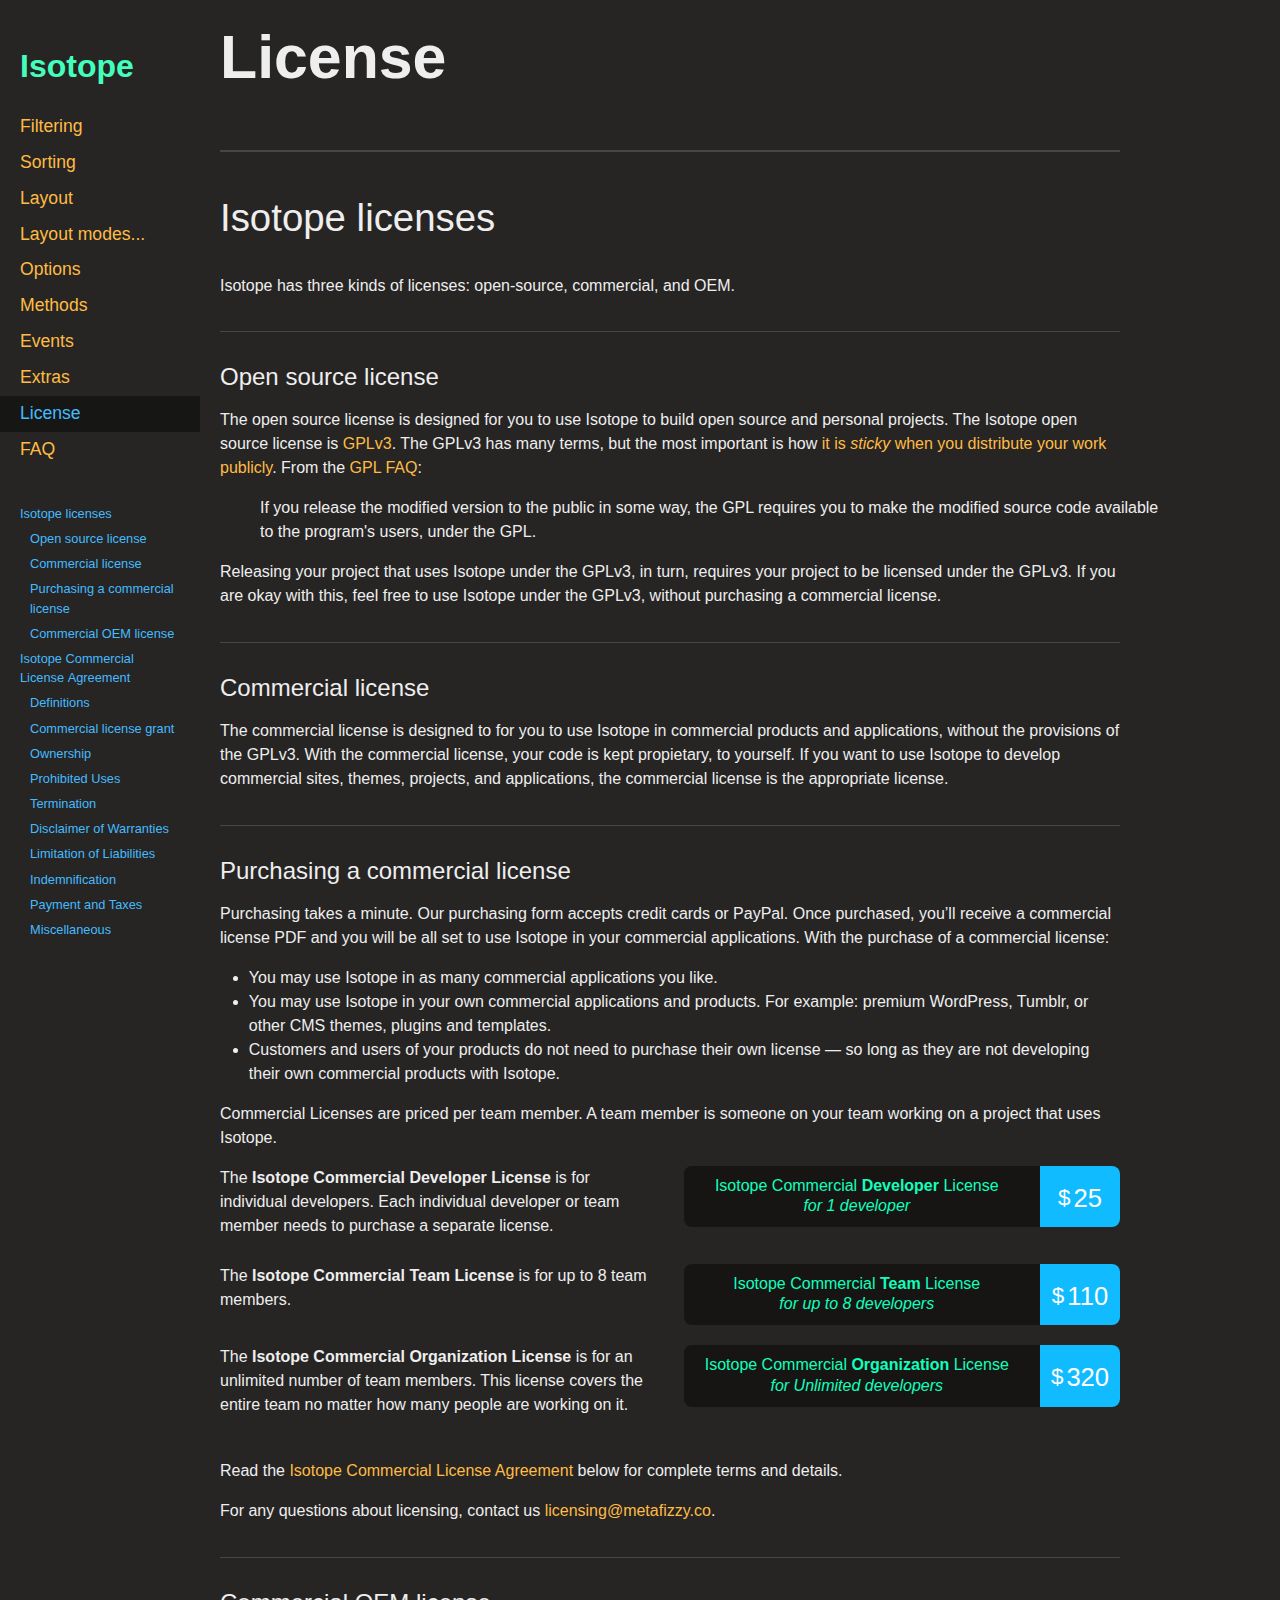
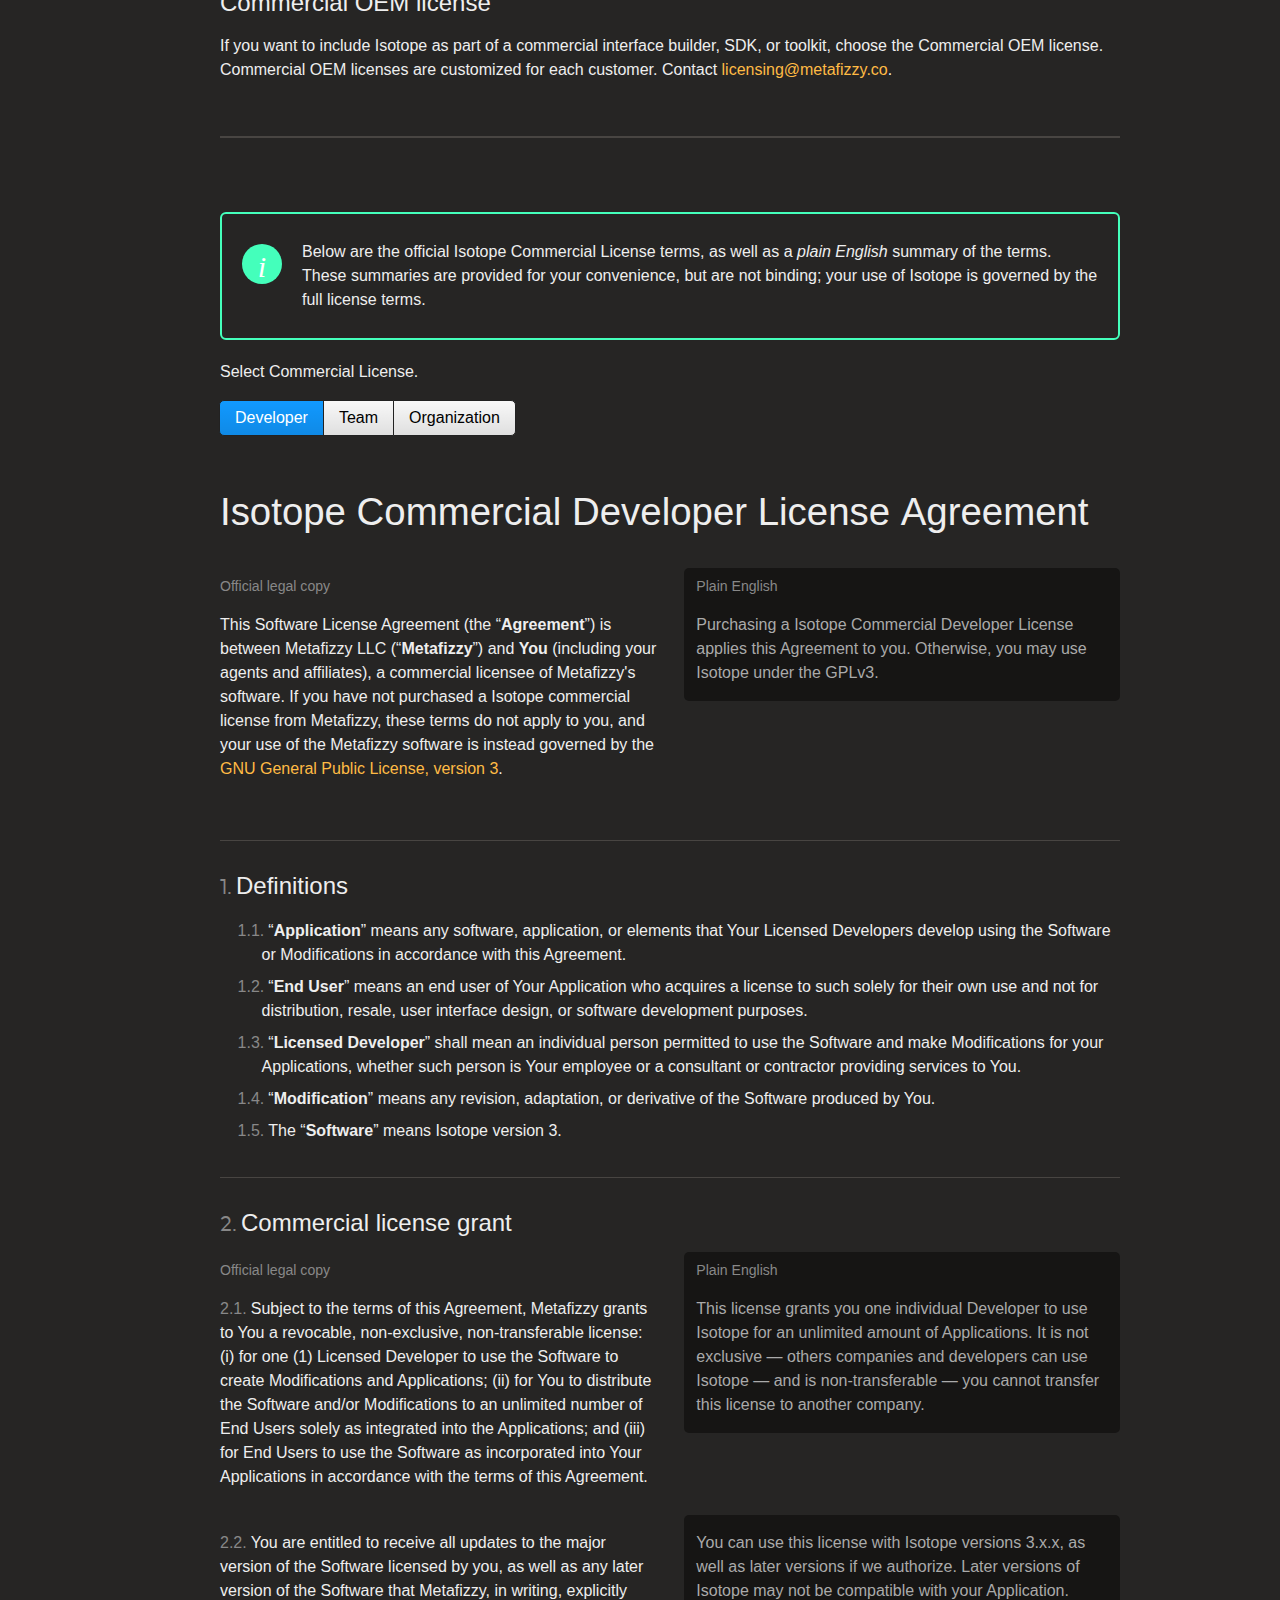
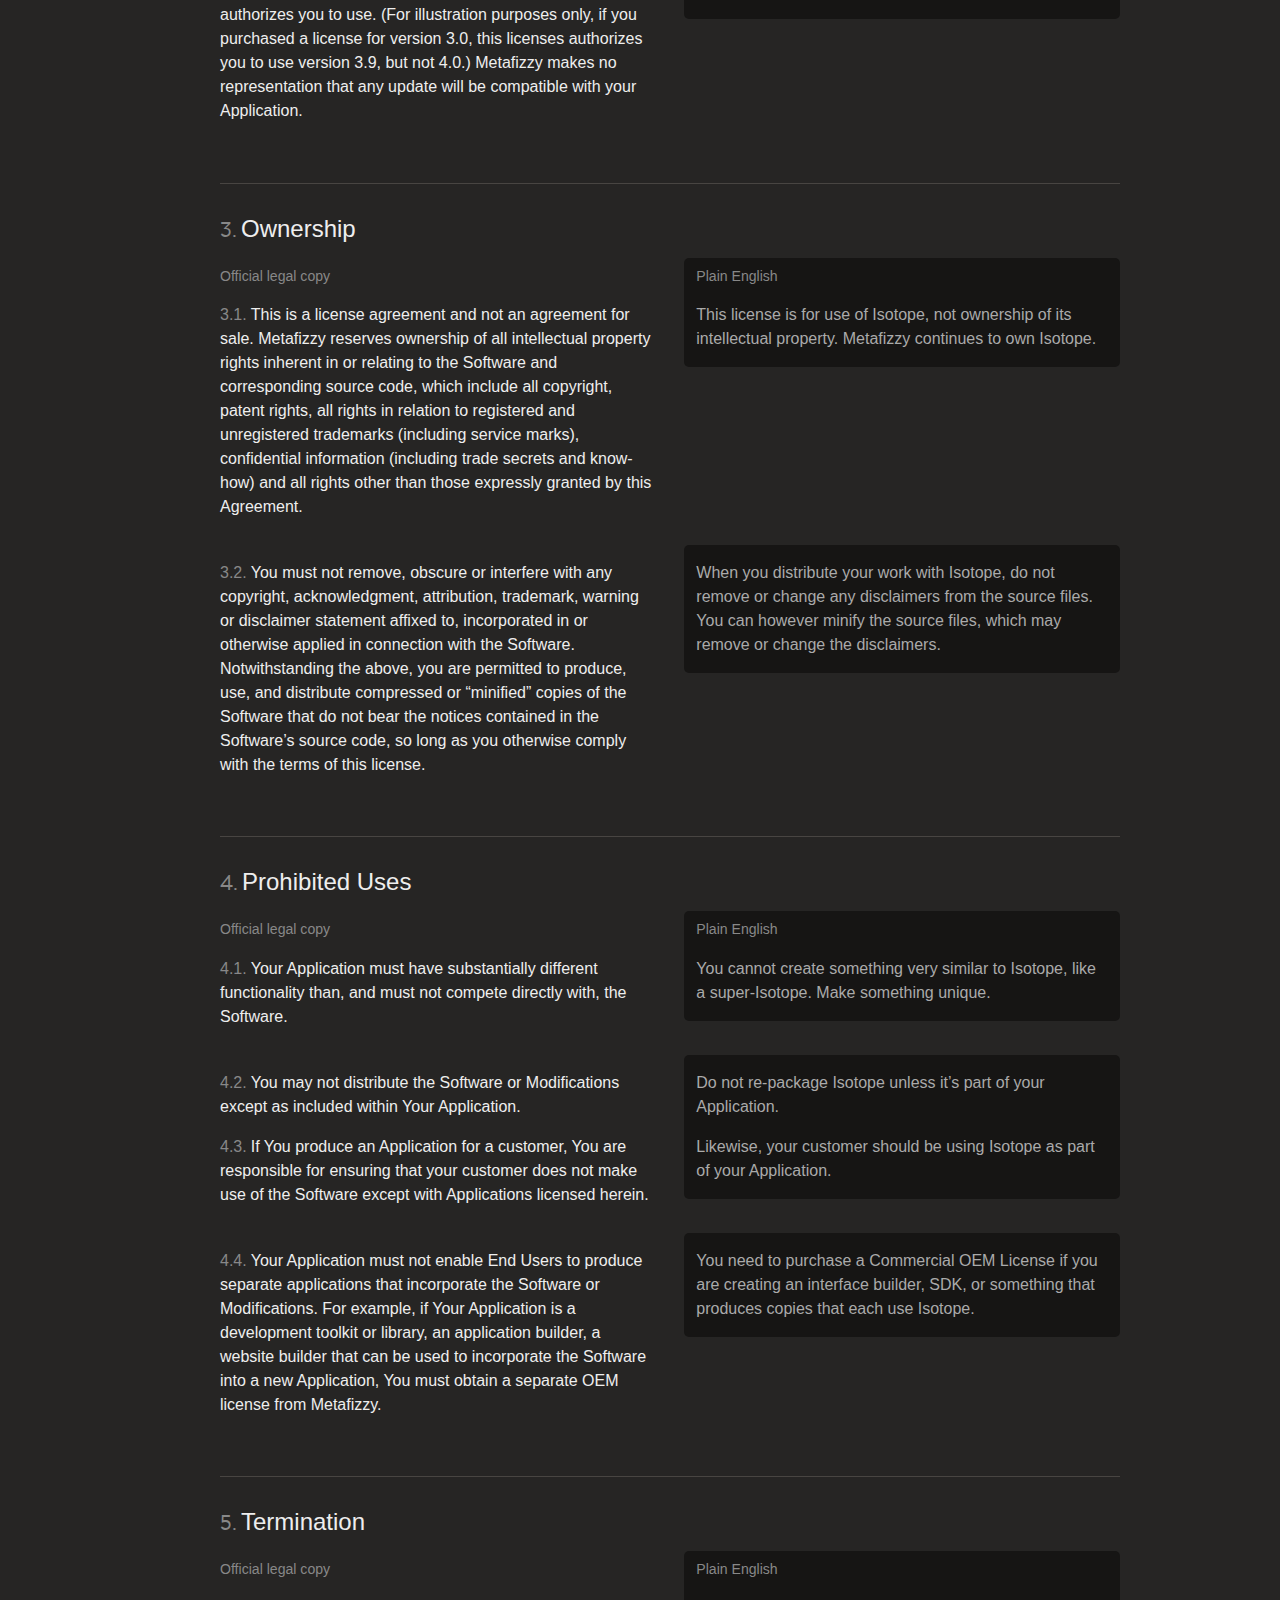
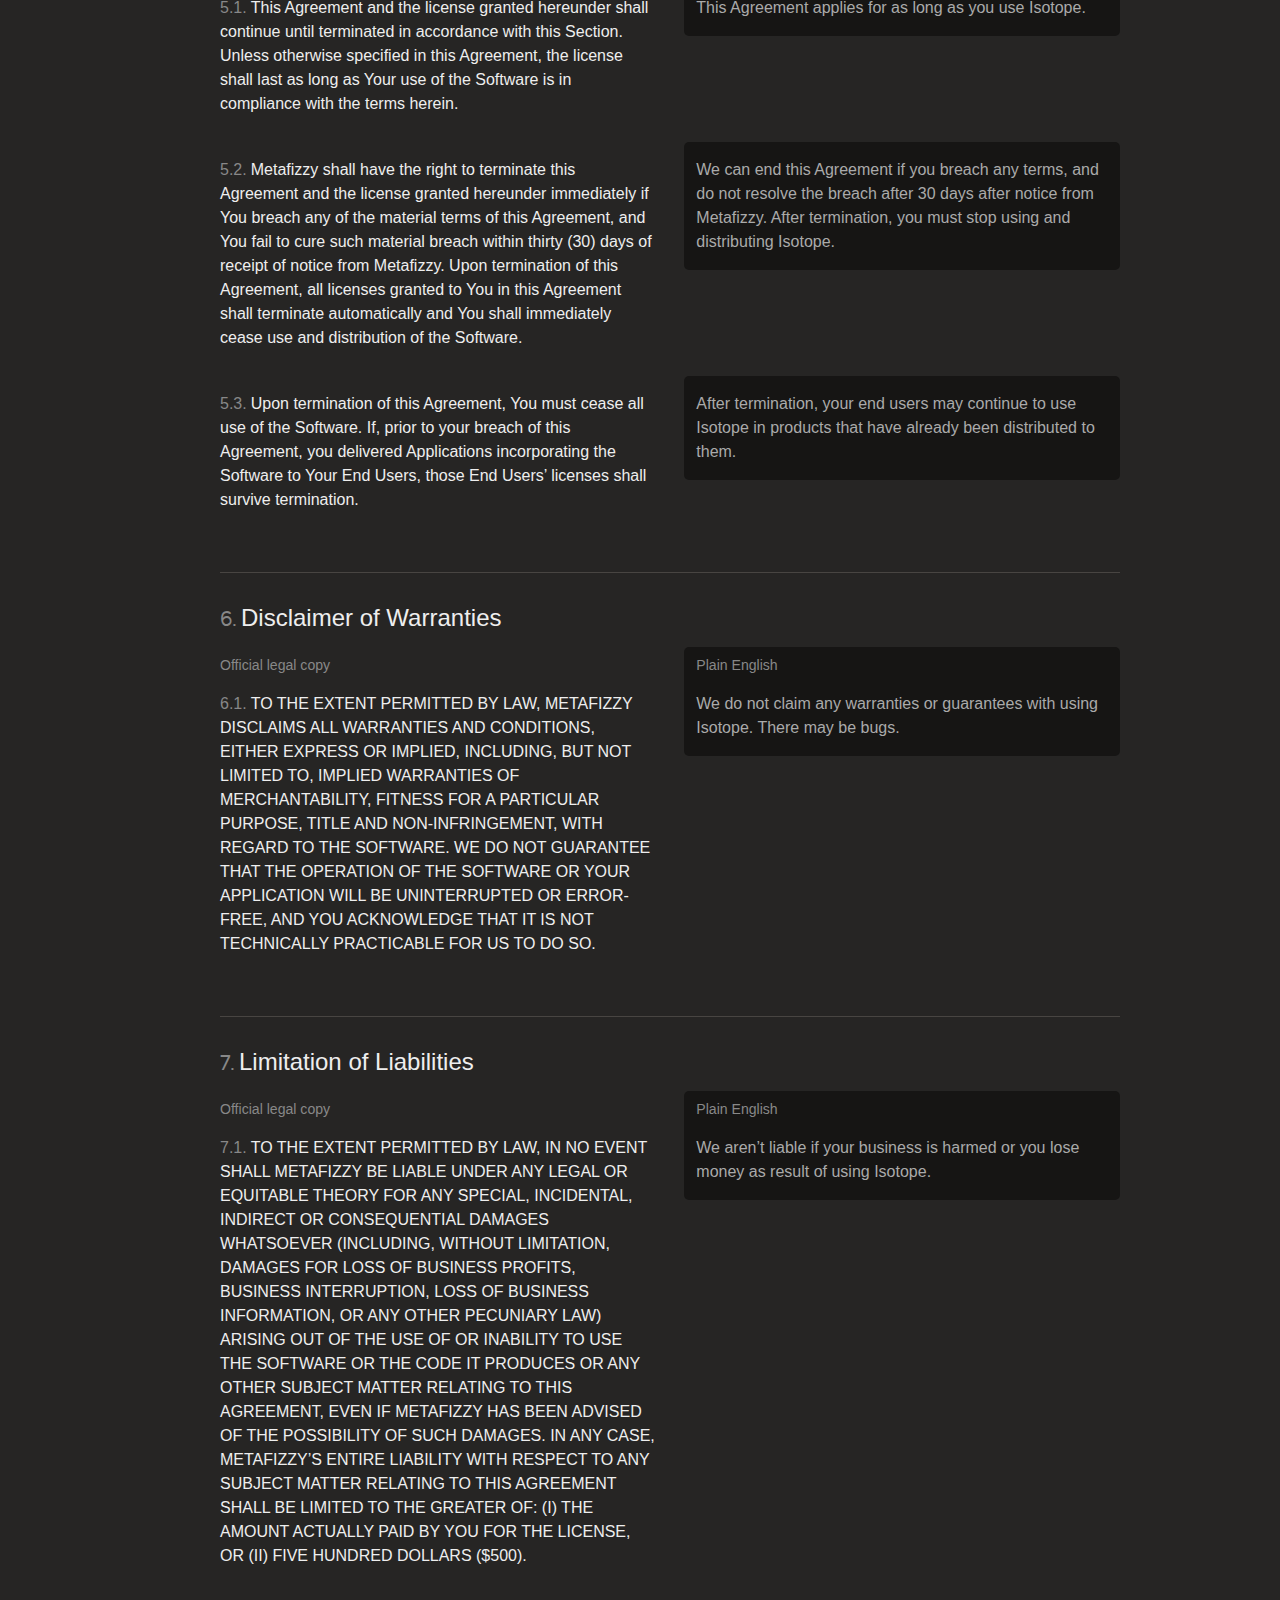
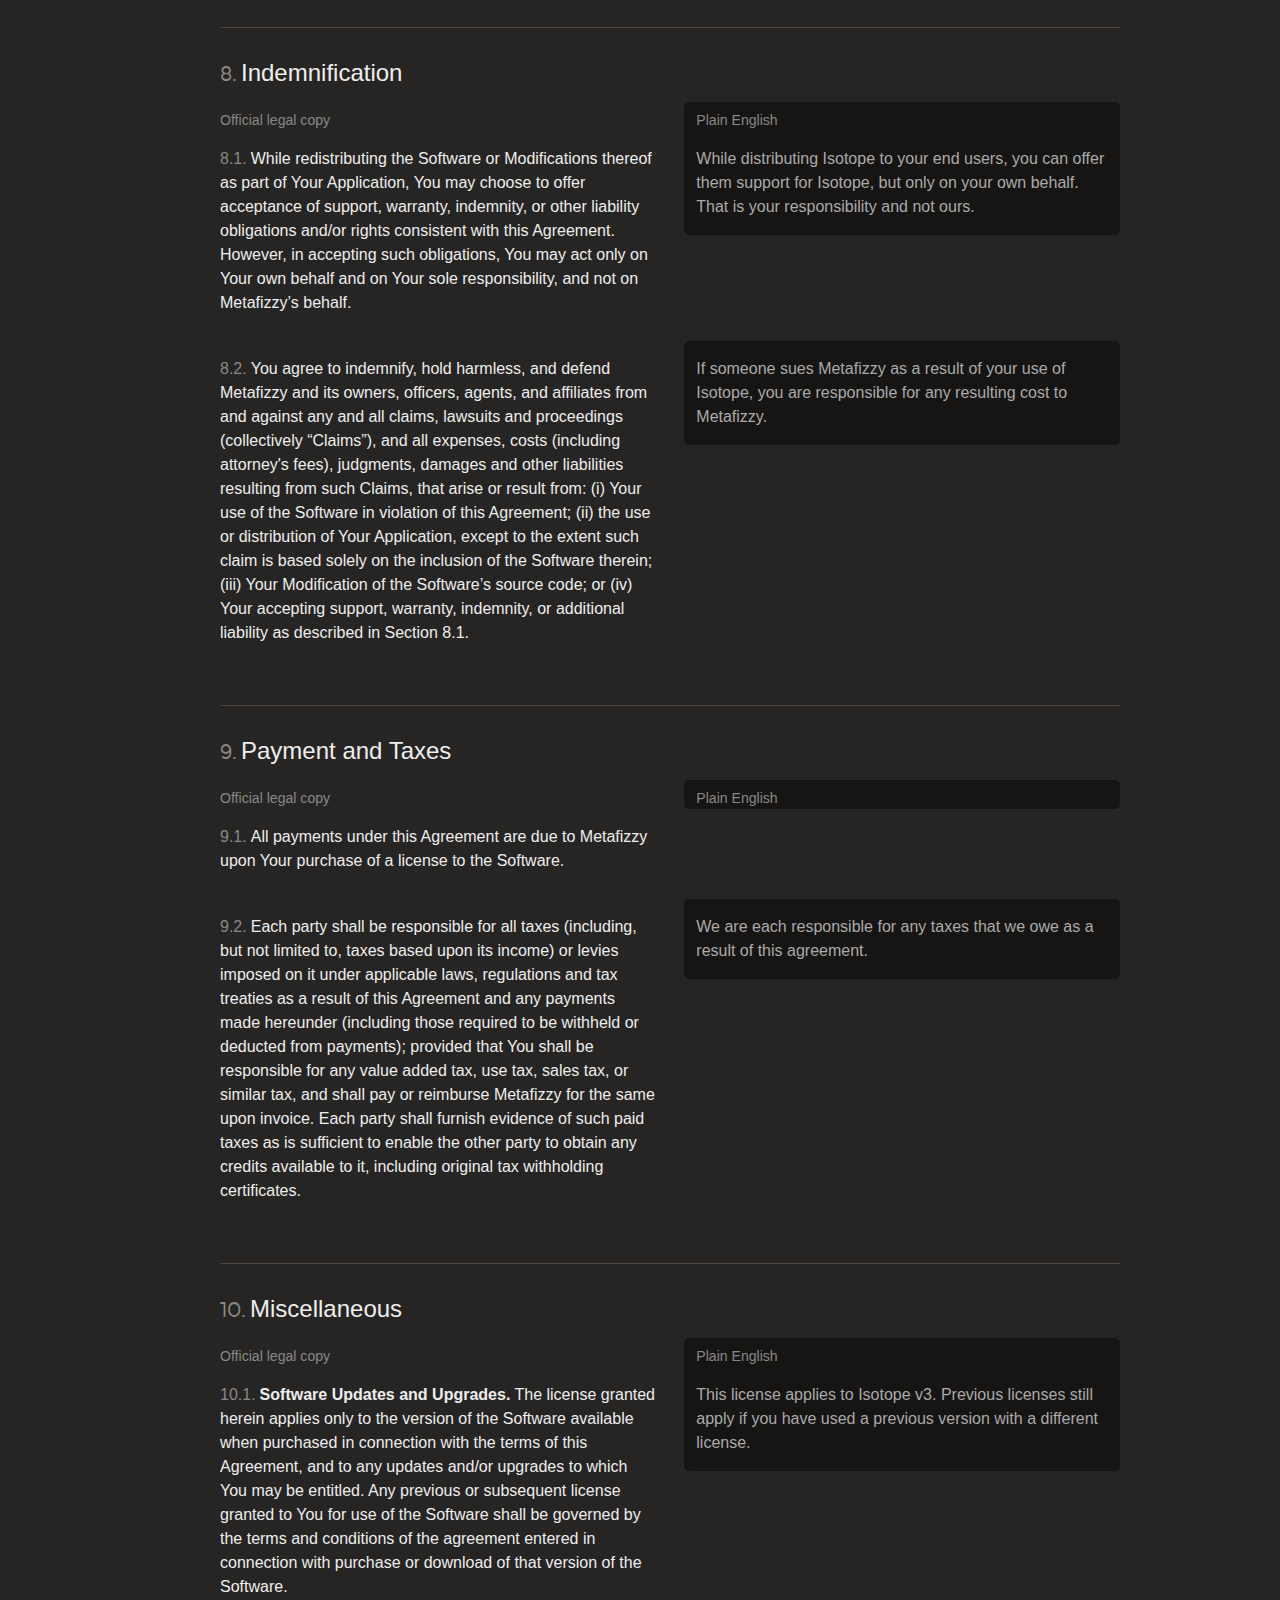
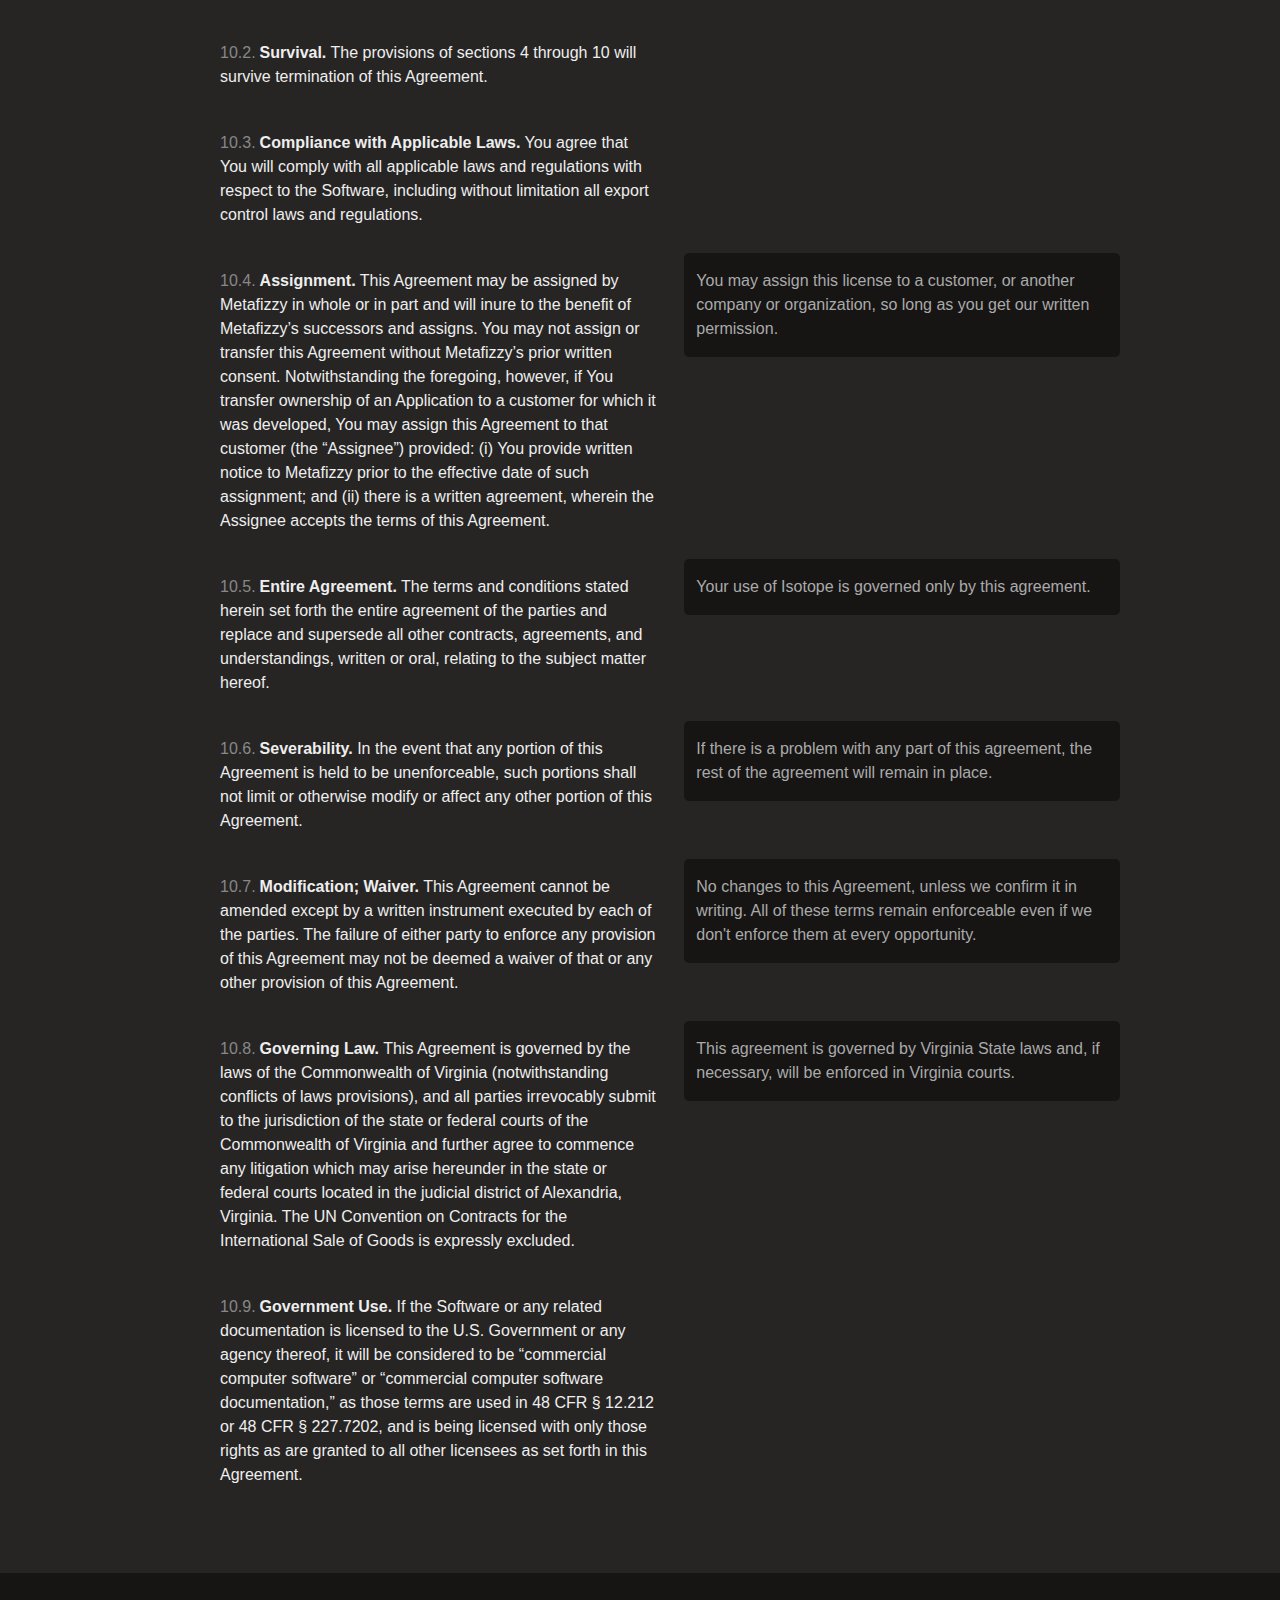
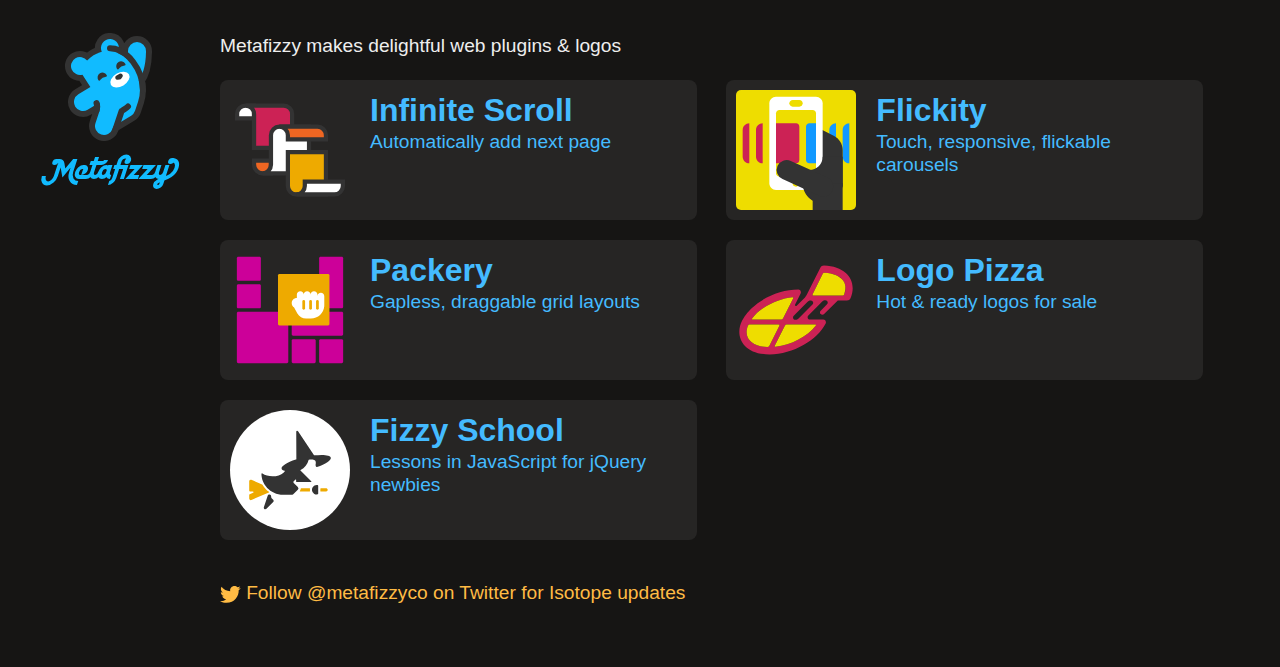
<file: isotope-docs/license.html>
<!doctype html>
<html class="export" lang="en">
<head>
  <meta charset="utf-8">
  <meta name="viewport" content="width=device-width">
  <meta name="description" content="Filter &amp; sort magical layouts">

  <title>Isotope &#xB7; License</title>

    <!-- Isotope does not require any CSS files -->
    <link rel="stylesheet" href="css/isotope-docs.css?6" media="screen">

  <meta name="twitter:card" content="summary">
  <meta name="twitter:site" content="@metafizzyco">
  <meta name="twitter:url" content="https://isotope.metafizzy.co/license.html">
  <meta name="twitter:title" content="Isotope License">
  <meta name="twitter:description" content="Filter &amp; sort magical layouts">

</head>
<body class="page--license">


  <div class="nav">
    <h1 class="nav__title"><a href=".">Isotope</a></h1>
  
    <ol class="site-nav">
      <li class="site-nav__item site-nav__item--filtering">
        <a class="site-nav__item__link" href="filtering.html">Filtering</a></li>
      <li class="site-nav__item site-nav__item--sorting">
        <a class="site-nav__item__link" href="sorting.html">Sorting</a></li>
      <li class="site-nav__item site-nav__item--layout ">
        <a class="site-nav__item__link" href="layout.html">Layout</a>
      </li>
      <li class="site-nav__item site-nav__item--layout-modes sub-nav-parent">
        <a class="site-nav__item__link" href="layout-modes.html">Layout modes</a>
        <ul class="sub-nav">
            <li class="sub-nav__item sub-nav__item--masonry">
              <a class="sub-nav__item__link" href="layout-modes/masonry.html">masonry</a></li>
            <li class="sub-nav__item sub-nav__item--fitrows">
              <a class="sub-nav__item__link" href="layout-modes/fitrows.html">fitRows</a></li>
            <li class="sub-nav__item sub-nav__item--vertical">
              <a class="sub-nav__item__link" href="layout-modes/vertical.html">vertical</a></li>
            <li class="sub-nav__item sub-nav__item--packery">
              <a class="sub-nav__item__link" href="layout-modes/packery.html">packery</a></li>
            <li class="sub-nav__item sub-nav__item--cellsbyrow">
              <a class="sub-nav__item__link" href="layout-modes/cellsbyrow.html">cellsByRow</a></li>
            <li class="sub-nav__item sub-nav__item--masonryhorizontal">
              <a class="sub-nav__item__link" href="layout-modes/masonryhorizontal.html">masonryHorizontal</a></li>
            <li class="sub-nav__item sub-nav__item--fitcolumns">
              <a class="sub-nav__item__link" href="layout-modes/fitcolumns.html">fitColumns</a></li>
            <li class="sub-nav__item sub-nav__item--cellsbycolumn">
              <a class="sub-nav__item__link" href="layout-modes/cellsbycolumn.html">cellsByColumn</a></li>
            <li class="sub-nav__item sub-nav__item--horiz">
              <a class="sub-nav__item__link" href="layout-modes/horiz.html">horiz</a></li>
        </ul>
      </li>
      <li class="site-nav__item site-nav__item--options">
        <a class="site-nav__item__link" href="options.html">Options</a></li>
      <li class="site-nav__item site-nav__item--methods">
        <a class="site-nav__item__link" href="methods.html">Methods</a></li>
      <li class="site-nav__item site-nav__item--events">
        <a class="site-nav__item__link" href="events.html">Events</a></li>
      <li class="site-nav__item site-nav__item--extras">
        <a class="site-nav__item__link" href="extras.html">Extras</a></li>
      <li class="site-nav__item site-nav__item--license">
        <a class="site-nav__item__link" href="license.html">License</a></li>
      <li class="site-nav__item site-nav__item--faq">
        <a class="site-nav__item__link" href="faq.html">FAQ</a></li>
    </ol>
  
    <ul class="page-nav" data-js="page-nav">
<li class="page-nav__item page-nav__item--h2"><a href="#isotope-licenses">Isotope licenses</a></li>
<li class="page-nav__item page-nav__item--h3"><a href="#open-source-license">Open source license</a></li>
<li class="page-nav__item page-nav__item--h3"><a href="#commercial-license">Commercial license</a></li>
<li class="page-nav__item page-nav__item--h3"><a href="#purchasing-a-commercial-license">Purchasing a commercial license</a></li>
<li class="page-nav__item page-nav__item--h3"><a href="#commercial-oem-license">Commercial OEM license</a></li>
<li class="page-nav__item page-nav__item--h2"><a href="#isotope-commercial-license-agreement">Isotope Commercial License&#xA0;Agreement</a></li>
<li class="page-nav__item page-nav__item--h3"><a href="#definitions">Definitions</a></li>
<li class="page-nav__item page-nav__item--h3"><a href="#commercial-license-grant">Commercial license grant</a></li>
<li class="page-nav__item page-nav__item--h3"><a href="#ownership">Ownership</a></li>
<li class="page-nav__item page-nav__item--h3"><a href="#prohibited-uses">Prohibited Uses</a></li>
<li class="page-nav__item page-nav__item--h3"><a href="#termination">Termination</a></li>
<li class="page-nav__item page-nav__item--h3"><a href="#disclaimer-of-warranties">Disclaimer of Warranties</a></li>
<li class="page-nav__item page-nav__item--h3"><a href="#limitation-of-liabilities">Limitation of Liabilities</a></li>
<li class="page-nav__item page-nav__item--h3"><a href="#indemnification">Indemnification</a></li>
<li class="page-nav__item page-nav__item--h3"><a href="#payment-and-taxes">Payment and Taxes</a></li>
<li class="page-nav__item page-nav__item--h3"><a href="#miscellaneous">Miscellaneous</a></li>
</ul>
  </div>


  <div id="content" class="main">
    <div class="container">
        <h1>License</h1>


<h2 id="isotope-licenses">Isotope licenses</h2>

<p>Isotope has three kinds of licenses: open-source, commercial, and OEM.</p>


<h3 id="open-source-license">Open source license</h3>

<p>The open source license is designed for you to use Isotope to build open source and personal projects. The Isotope open source license is <a href="https://www.gnu.org/licenses/gpl-3.0.html">GPLv3</a>. The GPLv3 has many terms, but the most important is how <a href="https://www.gnu.org/licenses/gpl-3.0.html#section5">it is <em>sticky</em> when you distribute your work publicly</a>. From the <a href="https://www.gnu.org/licenses/gpl-faq.html#GPLRequireSourcePostedPublic">GPL FAQ</a>:</p>

<blockquote>
  <p>If you release the modified version to the public in some way, the GPL requires you to make the modified source code available to the program&apos;s users, under the GPL.</p>
</blockquote>

<p>Releasing your project that uses Isotope under the GPLv3, in turn, requires your project to be licensed under the GPLv3. If you are okay with this, feel free to use Isotope under the GPLv3, without purchasing a commercial license.</p>


<h3 id="commercial-license">Commercial license</h3>

<p>The commercial license is designed to for you to use Isotope in commercial products and applications, without the provisions of the GPLv3. With the commercial license, your code is kept propietary, to yourself. If you want to use Isotope to develop commercial sites, themes, projects, and applications, the commercial license is the appropriate license.</p>


<h3 id="purchasing-a-commercial-license">Purchasing a commercial license</h3>

<p>Purchasing takes a minute. Our purchasing form accepts credit cards or PayPal. Once purchased, you&#x2019;ll receive a commercial license PDF and you will be all set to use Isotope in your commercial applications. With the purchase of a commercial license:</p>

<ul>
  <li>You may use Isotope in as many commercial applications you like.</li>
  <li>You may use Isotope in your own commercial applications and products. For example: premium WordPress, Tumblr, or other CMS themes, plugins and templates.</li>
  <li>Customers and users of your products do not need to purchase their own license &#x2014; so long as they are not developing their own commercial products with Isotope.</li>
</ul>

<p>Commercial Licenses are priced per team member. A team member is someone on your team working on a project that uses Isotope.</p>

<div class="duo">
  <div class="duo__cell duo__cell--license-option">
    <p>The <strong>Isotope Commercial Developer License</strong> is for individual developers. Each individual developer or team member needs to purchase a separate license.</p>
  </div>
  <div class="duo__cell">
      <a class="buy-button" href="https://gum.co/isotope-dev">
        <span class="buy-button__project">Isotope Commercial</span>
        <span class="buy-button__title">Developer</span>
        <span class="buy-button__license">License</span>
        <span class="buy-button__for">for 1 developer</span>
        <span class="buy-button__price">
          <span class="buy-button__price__dollar">$</span><span class="buy-button__price__value">25</span>
        </span>
      </a>
  </div>
</div>

<div class="duo">
  <div class="duo__cell duo__cell--license-option">
    <p>The <strong>Isotope Commercial Team License</strong> is for up to 8 team members.</p>
  </div>
  <div class="duo__cell">
      <a class="buy-button" href="https://gum.co/isotope-team">
        <span class="buy-button__project">Isotope Commercial</span>
        <span class="buy-button__title">Team</span>
        <span class="buy-button__license">License</span>
        <span class="buy-button__for">for up to 8 developers</span>
        <span class="buy-button__price">
          <span class="buy-button__price__dollar">$</span><span class="buy-button__price__value">110</span>
        </span>
      </a>
  </div>
</div>

<div class="duo">
  <div class="duo__cell duo__cell--license-option">
    <p>The <strong>Isotope Commercial Organization License</strong> is for an unlimited number of team members. This license covers the entire team no matter how many people are working on it.</p>
  </div>
  <div class="duo__cell">
      <a class="buy-button" href="https://gum.co/isotope-org">
        <span class="buy-button__project">Isotope Commercial</span>
        <span class="buy-button__title">Organization</span>
        <span class="buy-button__license">License</span>
        <span class="buy-button__for">for Unlimited developers</span>
        <span class="buy-button__price">
          <span class="buy-button__price__dollar">$</span><span class="buy-button__price__value">320</span>
        </span>
      </a>
  </div>
</div>

<p>Read the <a href="#isotope-commercial-license-agreement">Isotope Commercial License Agreement</a> below for complete terms and details.</p>

<p>For any questions about licensing, contact us <a href="mailto:licensing@metafizzy.co">licensing@metafizzy.co</a>.</p>


<h3 id="commercial-oem-license">Commercial OEM license</h3>

<p>If you want to include Isotope as part of a commercial interface builder, SDK, or toolkit, choose the Commercial OEM license. Commercial OEM licenses are customized for each customer. Contact <a href="mailto:licensing@metafizzy.co">licensing@metafizzy.co</a>.</p>


<div class="commercial-license-agreement" data-js="commercial-license-agreement">

  <h2 id="isotope-commercial-license-agreement">Isotope Commercial License&#xA0;Agreement</h2>

  <div class="call-out call-out--chill">
    <p>Below are the official Isotope Commercial License terms, as well as a <em>plain English</em> summary of the terms. These summaries are provided for your convenience, but are not binding; your use of Isotope is governed by the full license terms.</p>
  </div>

  <p>Select Commercial License.</p>

  <div class="button-group button-row">
    <button class="button button--developer is-selected" data-license-option="developer">Developer</button>
    <button class="button button--team" data-license-option="team">Team</button>
    <button class="button button--organization" data-license-option="organization">Organization</button>
  </div>

  <div class="duo duo--legal duo--legal--first">
    <div class="duo__cell duo--legal__official">
      <p id="agreement-p1">This Software License Agreement (the &#x201C;<strong>Agreement</strong>&#x201D;) is between Metafizzy LLC (&#x201C;<strong>Metafizzy</strong>&#x201D;) and <strong>You</strong> (including your agents and affiliates), a commercial licensee of Metafizzy&apos;s software. If you have not purchased a Isotope commercial license from Metafizzy, these terms do not apply to you, and your use of the Metafizzy software is instead governed by the <a href="https://www.gnu.org/licenses/gpl-3.0.html">GNU General Public License, version 3</a>.</p>
    </div>
    <div class="duo__cell duo--legal__plain">
      <p>Purchasing a Isotope Commercial <span data-license-property="title"></span> License applies this Agreement to you. Otherwise, you may use Isotope under the GPLv3.</p>
    </div>
  </div>

  <h3 id="definitions">Definitions</h3>

  <ol class="cla__definitions-list">
    <li>&#x201C;<strong>Application</strong>&#x201D; means any software, application, or elements that Your Licensed Developers develop using the Software or Modifications in accordance with this Agreement.</li>
    <li>&#x201C;<strong>End User</strong>&#x201D; means an end user of Your Application who acquires a license to such solely for their own use and not for distribution, resale, user interface design, or software development purposes.</li>
    <li>&#x201C;<strong>Licensed Developer</strong>&#x201D; shall mean an individual person permitted to use the Software and make Modifications for your Applications, whether such person is Your employee or a consultant or contractor providing services to You. </li>
    <li>&#x201C;<strong>Modification</strong>&#x201D; means any revision, adaptation, or derivative of the Software produced by You.</li>
    <li>The &#x201C;<strong>Software</strong>&#x201D; means Isotope version 3.</li>
  </ol>

  <h3 id="commercial-license-grant">Commercial license grant</h3>

  <div class="duo duo--legal duo--legal--first">
    <div class="duo__cell duo--legal__official">
      <p id="grant-p1" class="cla__part">Subject to the terms of this Agreement, Metafizzy grants to You a revocable, non-exclusive, non-transferable license: (i) for <span data-license-property="for-official">one (1) Licensed Developer</span> to use the Software to create Modifications and Applications; (ii) for You to distribute the Software and/or Modifications to an unlimited number of End Users solely as integrated into the Applications; and (iii) for End Users to use the Software as incorporated into Your Applications in accordance with the terms of this Agreement.</p>
    </div>
    <div class="duo__cell duo--legal__plain">
      <p>This license grants you <span data-license-property="for-plain">one individual Developer</span> to use Isotope for an unlimited amount of Applications. It is not exclusive &#x2014; others companies and developers can use Isotope &#x2014; and is non-transferable &#x2014; you cannot transfer this license to another company.</p>
    </div>
  </div>

  <div class="duo duo--legal">
    <div class="duo__cell duo--legal__official">
      <p id="grant-p2" class="cla__part">You are entitled to receive all updates to the major version of the Software licensed by you, as well as any later version of the Software that Metafizzy, in writing, explicitly authorizes you to use. (For illustration purposes only, if you purchased a license for version 3.0, this licenses authorizes you to use version 3.9, but not 4.0.) Metafizzy makes no representation that any update will be compatible with your Application.</p>
    </div>
    <div class="duo__cell duo--legal__plain">
      <p>You can use this license with Isotope versions 3.x.x, as well as later versions if we authorize. Later versions of Isotope may not be compatible with your Application.</p>
    </div>
  </div>

  <h3 id="ownership">Ownership</h3>

  <div class="duo duo--legal duo--legal--first">
    <div class="duo__cell duo--legal__official">
      <p id="ownership-p1" class="cla__part">This is a license agreement and not an agreement for sale. Metafizzy reserves ownership of all intellectual property rights inherent in or relating to the Software and corresponding source code, which include all copyright, patent rights, all rights in relation to registered and unregistered trademarks (including service marks), confidential information (including trade secrets and know-how) and all rights other than those expressly granted by this Agreement.</p>
    </div>
    <div class="duo__cell duo--legal__plain">
      <p>This license is for use of Isotope, not ownership of its intellectual property. Metafizzy continues to own Isotope.</p>
    </div>
  </div>

  <div class="duo duo--legal">
    <div class="duo__cell duo--legal__official">
      <p id="ownership-p2" class="cla__part">You must not remove, obscure or interfere with any copyright, acknowledgment, attribution, trademark, warning or disclaimer statement affixed to, incorporated in or otherwise applied in connection with the Software. Notwithstanding the above, you are permitted to produce, use, and distribute compressed or &#x201C;minified&#x201D; copies of the Software that do not bear the notices contained in the Software&#x2019;s source code, so long as you otherwise comply with the terms of this license.</p>
    </div>
    <div class="duo__cell duo--legal__plain">
      <p>When you distribute your work with Isotope, do not remove or change any disclaimers from the source files. You can however minify the source files, which may remove or change the disclaimers.</p>
    </div>
  </div>

  <h3 id="prohibited-uses">Prohibited Uses</h3>

  <div class="duo duo--legal duo--legal--first">
    <div class="duo__cell duo--legal__official">
      <p id="prohibited-p1" class="cla__part">Your Application must have substantially different functionality than, and must not compete directly with, the Software.</p>
    </div>
    <div class="duo__cell duo--legal__plain">
      <p>You cannot create something very similar to Isotope, like a super-Isotope. Make something unique.</p>
    </div>
  </div>

  <div class="duo duo--legal">
    <div class="duo__cell duo--legal__official">
      <p id="prohibited-p2" class="cla__part">You may not distribute the Software or Modifications except as included within Your Application.</p> 
      <p id="prohibited-p3" class="cla__part">If You produce an Application for a customer, You are responsible for ensuring that your customer does not make use of the Software except with Applications licensed herein.</p>
    </div>
    <div class="duo__cell duo--legal__plain">
      <p>Do not re-package Isotope unless it&#x2019;s part of your Application.</p>
      <p>Likewise, your customer should be using Isotope as part of your Application.</p>
    </div>
  </div>

  <div class="duo duo--legal">
    <div class="duo__cell duo--legal__official">
      <p id="prohibited-p4" class="cla__part">Your Application must not enable End Users to produce separate applications that incorporate the Software or Modifications. For example, if Your Application is a development toolkit or library, an application builder, a website builder that can be used to incorporate the Software into a new Application, You must obtain a separate OEM license from Metafizzy.</p>
    </div>
    <div class="duo__cell duo--legal__plain">
      <p>You need to purchase a Commercial OEM License if you are creating an interface builder, SDK, or something that produces copies that each use Isotope.</p>
    </div>
  </div>

  <h3 id="termination">Termination</h3>

  <div class="duo duo--legal  duo--legal--first">
    <div class="duo__cell duo--legal__official">
      <p id="termination-p1" class="cla__part">This Agreement and the license granted hereunder shall continue until terminated in accordance with this Section. Unless otherwise specified in this Agreement, the license shall last as long as Your use of the Software is in compliance with the terms herein. </p>
    </div>
    <div class="duo__cell duo--legal__plain">
      <p>This Agreement applies for as long as you use Isotope.</p>
    </div>
  </div>

  <div class="duo duo--legal">
    <div class="duo__cell duo--legal__official">
      <p id="termination-p2" class="cla__part">Metafizzy shall have the right to terminate this Agreement and the license granted hereunder immediately if You breach any of the material terms of this Agreement, and You fail to cure such material breach within thirty (30) days of receipt of notice from Metafizzy. Upon termination of this Agreement, all licenses granted to You in this Agreement shall terminate automatically and You shall immediately cease use and distribution of the Software.</p>
    </div>
    <div class="duo__cell duo--legal__plain">
      <p>We can end this Agreement if you breach any terms, and do not resolve the breach after 30 days after notice from Metafizzy. After termination, you must stop using and distributing Isotope.</p>
    </div>
  </div>

  <div class="duo duo--legal">
    <div class="duo__cell duo--legal__official">
      <p id="termination-p3" class="cla__part">Upon termination of this Agreement, You must cease all use of the Software. If, prior to your breach of this Agreement, you delivered Applications incorporating the Software to Your End Users, those End Users&#x2019; licenses shall survive termination.</p>
    </div>
    <div class="duo__cell duo--legal__plain">
      <p>After termination, your end users may continue to use Isotope in products that have already been distributed to them.</p>
    </div>
  </div>

  <h3 id="disclaimer-of-warranties">Disclaimer of Warranties</h3>

  <div class="duo duo--legal duo--legal--first">
    <div class="duo__cell duo--legal__official">
      <p class="cla__part">TO THE EXTENT PERMITTED BY LAW, METAFIZZY DISCLAIMS ALL WARRANTIES AND CONDITIONS, EITHER EXPRESS OR IMPLIED, INCLUDING, BUT NOT LIMITED TO, IMPLIED WARRANTIES OF MERCHANTABILITY, FITNESS FOR A PARTICULAR PURPOSE, TITLE AND NON-INFRINGEMENT, WITH REGARD TO THE SOFTWARE. WE DO NOT GUARANTEE THAT THE OPERATION OF THE SOFTWARE OR YOUR APPLICATION WILL BE UNINTERRUPTED OR ERROR-FREE, AND YOU ACKNOWLEDGE THAT IT IS NOT TECHNICALLY PRACTICABLE FOR US TO DO SO.</p>
    </div>
    <div class="duo__cell duo--legal__plain">
      <p>We do not claim any warranties or guarantees with using Isotope. There may be bugs.</p>
    </div>
  </div>

  <h3 id="limitation-of-liabilities">Limitation of Liabilities</h3>

  <div class="duo duo--legal duo--legal--first">
    <div class="duo__cell duo--legal__official">
      <p class="cla__part">TO THE EXTENT PERMITTED BY LAW, IN NO EVENT SHALL METAFIZZY BE LIABLE UNDER ANY LEGAL OR EQUITABLE THEORY FOR ANY SPECIAL, INCIDENTAL, INDIRECT OR CONSEQUENTIAL DAMAGES WHATSOEVER (INCLUDING, WITHOUT LIMITATION, DAMAGES FOR LOSS OF BUSINESS PROFITS, BUSINESS INTERRUPTION, LOSS OF BUSINESS INFORMATION, OR ANY OTHER PECUNIARY LAW) ARISING OUT OF THE USE OF OR INABILITY TO USE THE SOFTWARE OR THE CODE IT PRODUCES OR ANY OTHER SUBJECT MATTER RELATING TO THIS AGREEMENT, EVEN IF METAFIZZY HAS BEEN ADVISED OF THE POSSIBILITY OF SUCH DAMAGES. IN ANY CASE, METAFIZZY&#x2019;S ENTIRE LIABILITY WITH RESPECT TO ANY SUBJECT MATTER RELATING TO THIS AGREEMENT SHALL BE LIMITED TO THE GREATER OF: (I) THE AMOUNT ACTUALLY PAID BY YOU FOR THE LICENSE, OR (II) FIVE HUNDRED DOLLARS ($500).</p>
    </div>
    <div class="duo__cell duo--legal__plain">
      <p>We aren&#x2019;t liable if your business is harmed or you lose money as
  result of using Isotope.</p>
    </div>
  </div>

  <h3 id="indemnification">Indemnification</h3>

  <div class="duo duo--legal duo--legal--first">
    <div class="duo__cell duo--legal__official">
      <p class="cla__part">While redistributing the Software or Modifications thereof as part of Your Application, You may choose to offer acceptance of support, warranty, indemnity, or other liability obligations and/or rights consistent with this Agreement. However, in accepting such obligations, You may act only on Your own behalf and on Your sole responsibility, and not on Metafizzy&#x2019;s behalf. </p>
    </div>
    <div class="duo__cell duo--legal__plain">
      <p>While distributing Isotope to your end users, you can offer them support for Isotope, but only on your own behalf. That is your responsibility and not ours.</p>
    </div>
  </div>

  <div class="duo duo--legal">
    <div class="duo__cell duo--legal__official">
      <p class="cla__part">You agree to indemnify, hold harmless, and defend Metafizzy and its owners, officers, agents, and affiliates from and against any and all claims, lawsuits and proceedings (collectively &#x201C;Claims&#x201D;), and all expenses, costs (including attorney&apos;s fees), judgments, damages and other liabilities resulting from such Claims, that arise or result from: (i) Your use of the Software in violation of this Agreement; (ii) the use or distribution of Your Application, except to the extent such claim is based solely on the inclusion of the Software therein; (iii) Your Modification of the Software&#x2019;s source code; or (iv) Your accepting support, warranty, indemnity, or additional liability as described in Section 8.1.</p>
    </div>
    <div class="duo__cell duo--legal__plain">
      <p>If someone sues Metafizzy as a result of your use of Isotope, you are responsible for any resulting cost to Metafizzy.</p>
    </div>
  </div>

  <h3 id="payment-and-taxes">Payment and Taxes</h3>

  <div class="duo duo--legal duo--legal--first">
    <div class="duo__cell duo--legal__official">
      <p class="cla__part">All payments under this Agreement are due to Metafizzy upon Your purchase of a license to the Software.</p>
    </div>
    <div class="duo__cell duo--legal__plain">
    </div>
  </div>

  <div class="duo duo--legal">
    <div class="duo__cell duo--legal__official">
      <p class="cla__part">Each party shall be responsible for all taxes (including, but not limited to, taxes based upon its income) or levies imposed on it under applicable laws, regulations and tax treaties as a result of this Agreement and any payments made hereunder (including those required to be withheld or deducted from payments); provided that You shall be responsible for any value added tax, use tax, sales tax, or similar tax,  and shall pay or reimburse Metafizzy for the same upon invoice. Each party shall furnish evidence of such paid taxes as is sufficient to enable the other party to obtain any credits available to it, including original tax withholding certificates.</p>
    </div>
    <div class="duo__cell duo--legal__plain">
      <p>We are each responsible for any taxes that we owe as a result of this agreement.</p>
    </div>
  </div>

  <h3 id="miscellaneous">Miscellaneous</h3>

  <div class="duo duo--legal duo--legal--first">
    <div class="duo__cell duo--legal__official">
      <p class="cla__part"><strong>Software Updates and Upgrades.</strong> The license granted herein applies only to the version of the Software available when purchased in connection with the terms of this Agreement, and to any updates and/or upgrades to which You may be entitled. Any previous or subsequent license granted to You for use of the Software shall be governed by the terms and conditions of the agreement entered in connection with purchase or download of that version of the Software.</p>
    </div>
    <div class="duo__cell duo--legal__plain">
      <p>This license applies to Isotope v3. Previous licenses still apply if you have used a previous version with a different license.</p>
    </div>
  </div>

  <div class="duo duo--legal">
    <div class="duo__cell duo--legal__official">
      <p class="cla__part"><strong>Survival.</strong> The provisions of sections 4 through 10 will survive termination of this Agreement.</p>
    </div>
    <div class="duo__cell duo--legal__plain">
    </div>
  </div>

  <div class="duo duo--legal">
    <div class="duo__cell duo--legal__official">
      <p class="cla__part"><strong>Compliance with Applicable Laws.</strong> You agree that You will comply with all applicable laws and regulations with respect to the Software, including without limitation all export control laws and regulations.</p>
    </div>
    <div class="duo__cell duo--legal__plain">
    </div>
  </div>

  <div class="duo duo--legal">
    <div class="duo__cell duo--legal__official">
      <p class="cla__part"><strong>Assignment.</strong> This Agreement may be assigned by Metafizzy in whole or in part and will inure to the benefit of Metafizzy&#x2019;s successors and assigns. You may not assign or transfer this Agreement without Metafizzy&#x2019;s prior written consent. Notwithstanding the foregoing, however, if You transfer ownership of an Application to a customer for which it was developed, You may assign this Agreement to that customer (the &#x201C;Assignee&#x201D;) provided: (i) You provide written notice to Metafizzy prior to the effective date of such assignment; and (ii) there is a written agreement, wherein the Assignee accepts the terms of this Agreement.</p>
    </div>
    <div class="duo__cell duo--legal__plain">
      <p>You may assign this license to a customer, or another company or organization, so long as you get our written permission.</p>
    </div>
  </div>

  <div class="duo duo--legal">
    <div class="duo__cell duo--legal__official">
      <p class="cla__part"><strong>Entire Agreement.</strong> The terms and conditions stated herein set forth the entire agreement of the parties and replace and supersede all other contracts, agreements, and understandings, written or oral, relating to the subject matter hereof.</p>
    </div>
    <div class="duo__cell duo--legal__plain">
      <p>Your use of Isotope is governed only by this agreement.</p>
    </div>
  </div>

  <div class="duo duo--legal">
    <div class="duo__cell duo--legal__official">
      <p class="cla__part"><strong>Severability.</strong> In the event that any portion of this Agreement is held to be unenforceable, such portions shall not limit or otherwise modify or affect any other portion of this Agreement.</p>
    </div>
    <div class="duo__cell duo--legal__plain">
      <p>If there is a problem with any part of this agreement, the rest of the agreement will remain in place.</p>
    </div>
  </div>

  <div class="duo duo--legal">
    <div class="duo__cell duo--legal__official">
      <p class="cla__part"><strong>Modification; Waiver.</strong> This Agreement cannot be amended except by a written instrument executed by each of the parties. The failure of either party to enforce any provision of this Agreement may not be deemed a waiver of that or any other provision of this Agreement.</p>
    </div>
    <div class="duo__cell duo--legal__plain">
      <p>No changes to this Agreement, unless we confirm it in writing. All of these terms remain enforceable even if we don&apos;t enforce them at every opportunity.</p>
    </div>
  </div>

  <div class="duo duo--legal">
    <div class="duo__cell duo--legal__official">
      <p class="cla__part"><strong>Governing Law.</strong> This Agreement is governed by the laws of the Commonwealth of Virginia (notwithstanding conflicts of laws provisions), and all parties irrevocably submit to the jurisdiction of the state or federal courts of the Commonwealth of Virginia and further agree to commence any litigation which may arise hereunder in the state or federal courts located in the judicial district of Alexandria, Virginia. The UN Convention on Contracts for the International Sale of Goods is expressly excluded.</p>
    </div>
    <div class="duo__cell duo--legal__plain">
      <p>This agreement is governed by Virginia State laws and, if necessary, will be enforced in Virginia courts.</p>
    </div>
  </div>

  <div class="duo duo--legal">
    <div class="duo__cell duo--legal__official">
      <p class="cla__part"><strong>Government Use.</strong> If the Software or any related documentation is licensed to the U.S. Government or any agency thereof, it will be considered to be &#x201C;commercial computer software&#x201D; or &#x201C;commercial computer software documentation,&#x201D; as those terms are used in 48 CFR &#xA7; 12.212 or 48 CFR &#xA7; 227.7202, and is being licensed with only those rights as are granted to all other licensees as set forth in this Agreement.</p>
    </div>
    <div class="duo__cell duo--legal__plain">
    </div>
  </div>

</div> 

    </div>
  </div>

  <footer class="site-footer">
  
    <div class="container">
  
      <p class="site-footer__copy">Metafizzy makes delightful web plugins &amp; logos</p>
  
      <div class="showcase">
      
        <ul class="showcase-item-list">
      
            <li class="showcase-item">
              <a class="showcase-item__link" href="https://infinite-scroll.com">
                <div class="showcase-item__image">
                    <svg class="infinite-scroll-illo" xmlns="http://www.w3.org/2000/svg" viewbox="0 0 520 520" width="200" height="200">
                      <path class="infinite-scroll-illo__page infinite-scroll-illo__page--back" d="M90,110H10V90c0-22,18-40,40-40h40V110z"/>
                      <path class="infinite-scroll-illo__page infinite-scroll-illo__page--front1" d="M270,90L270,90c0-22-18-40-40-40h0H50h0c22,0,40,18,40,40v0v0v160h180V90z"/>
                      <path class="infinite-scroll-illo__page infinite-scroll-illo__page--front2" d="M170,330v-20H90v20v0c0,22,18,40,40,40h0h40V330z"/>
                      <path class="infinite-scroll-illo__page infinite-scroll-illo__page--back" d="M350,150H210c-22,0-40,18-40,40v140v0c0,22-18,40-40,40h0h220V150z"/>
                      <path class="infinite-scroll-illo__page infinite-scroll-illo__page--front3" d="M430,470V270H250v160c0,22,18,40,40,40H430z"/>
                      <path class="infinite-scroll-illo__page infinite-scroll-illo__page--front2" d="M250,190v20h180v-20c0-22-18-40-40-40H210h0C232,150,250,168,250,190L250,190z"/>
                      <path class="infinite-scroll-illo__page infinite-scroll-illo__page--back" d="M330,410v20v0c0,22-18,40-40,40h0h180c22,0,40-18,40-40v-20H330z"/>
                    </svg>
                </div>
                <div class="showcase-item__text">
                  <h3 class="showcase-item__title">Infinite Scroll</h3>
                  <p class="showcase-item__description">Automatically add next page</p>
                </div>
              </a>
            </li>
      
            <li class="showcase-item">
              <a class="showcase-item__link" href="https://flickity.metafizzy.co">
                <div class="showcase-item__image">
                    <svg class="flickity-illo" xmlns="http://www.w3.org/2000/svg" viewbox="0 0 360 360" width="100" height="100">
                      <path class="flickity-illo__color1" fill="#19F" d="M300 220L300 220c-11 0-20-9-20-20v-80c0-11 9-20 20-20h0V220z"/>
                      <path class="flickity-illo__color1" fill="#19F" d="M340 220L340 220c-11 0-20-9-20-20v-80c0-11 9-20 20-20h0V220z"/>
                      <path class="flickity-illo__color2" fill="#333" d="M320 290V180c0-18-10-35-27-43L240 110v180H320z"/>
                      <path class="flickity-illo__color3" fill="white" d="M240 300H120c-11 0-20-9-20-20V40c0-11 9-20 20-20h120c11 0 20 9 20 20v240C260 291 251 300 240 300z"/>
                      <path class="flickity-illo__color4" fill="#ED0" d="M230 260H130c-6 0-10-5-10-10V70c0-6 5-10 10-10h100c6 0 10 5 10 10v180 C240 256 236 260 230 260z"/>
                      <path class="flickity-illo__color2" fill="#333" d="M260 200h60v81c0 32-26 59-59 59h0c-34 0-61-27-61-61V240h20 C242 240 260 222 260 200L260 200z"/>
                      <path class="flickity-illo__color5" fill="#C25" d="M180 220h-60V100h60c6 0 10 5 10 10v100C190 216 186 220 180 220z"/>
                      <path class="flickity-illo__color1" fill="#19F" d="M240 220h-20c-6 0-10-5-10-10V110c0-6 5-10 10-10h20V220z"/>
                      <rect class="flickity-illo__color2" fill="#333" x="230" y="280" width="90" height="80"/>
                      <circle class="flickity-illo__color4" fill="#ED0" cx="180" cy="280" r="10"/>
                      <line class="flickity-illo__thumb" stroke="#333" stroke-width="60" stroke-linecap="round" x1="262" y1="290" x2="152" y2="240"/>
                      <path class="flickity-illo__color4" fill="#ED0" d="M190 50h-20c-6 0-10-5-10-10v0c0-6 5-10 10-10h20c6 0 10 5 10 10v0C200 46 196 50 190 50z"/>
                      <path class="flickity-illo__color5" fill="#C25" d="M80 220L80 220c-11 0-20-9-20-20v-80c0-11 9-20 20-20h0V220z"/>
                      <path class="flickity-illo__color5" fill="#C25" d="M40 220L40 220c-11 0-20-9-20-20v-80c0-11 9-20 20-20h0V220z"/>
                    </svg>
                </div>
                <div class="showcase-item__text">
                  <h3 class="showcase-item__title">Flickity</h3>
                  <p class="showcase-item__description">Touch, responsive, flickable carousels</p>
                </div>
              </a>
            </li>
      
            <li class="showcase-item">
              <a class="showcase-item__link" href="https://packery.metafizzy.co">
                <div class="showcase-item__image">
                    <svg class="packery-illo" xmlns="http://www.w3.org/2000/svg" viewbox="0 0 700 700" width="100" height="100">
                      <path class="packery-illo__item" fill="#C09" d="M172 180H48c-4 0-8-4-8-8V48c0-4 4-8 8-8h124c4 0 8 4 8 8v124C180 176 176 180 172 180z"/>
                      <path class="packery-illo__item" fill="#C09" d="M172 340H48c-4 0-8-4-8-8V208c0-4 4-8 8-8h124c4 0 8 4 8 8v124C180 336 176 340 172 340z"/>
                      <path class="packery-illo__item" fill="#C09" d="M492 660H368c-4 0-8-4-8-8V528c0-4 4-8 8-8h124c4 0 8 4 8 8v124C500 656 496 660 492 660z"/>
                      <path class="packery-illo__item" fill="#C09" d="M652 660H528c-4 0-8-4-8-8V528c0-4 4-8 8-8h124c4 0 8 4 8 8v124C660 656 656 660 652 660z"/>
                      <path class="packery-illo__item" fill="#C09" d="M652 500H368c-4 0-8-4-8-8V368c0-4 4-8 8-8h284c4 0 8 4 8 8v124C660 496 656 500 652 500z"/>
                      <path class="packery-illo__item" fill="#C09" d="M332 660H48c-4 0-8-4-8-8V368c0-4 4-8 8-8h284c4 0 8 4 8 8v284C340 656 336 660 332 660z"/>
                      <path class="packery-illo__item" fill="#C09" d="M652 340H528c-4 0-8-4-8-8V48c0-4 4-8 8-8h124c4 0 8 4 8 8v284C660 336 656 340 652 340z"/>
                      <path class="packery-illo__draggie" fill="#EA0" d="M572 440H288c-4 0-8-4-8-8V148c0-4 4-8 8-8h284c4 0 8 4 8 8v284C580 436 576 440 572 440z"/>
                      <g>
                        <path class="packery-illo__hand" fill="white" d="M530 250c-11 0-20 9-20 20v-10c0-11-9-20-20-20s-20 9-20 20c0-11-9-20-20-20s-20 9-20 20c0-11-9-20-20-20
                          s-20 9-20 20v20c-17 0-30 13-30 30c0 11 6 20 14 25l19 35c10 18 30 30 51 30h28
                          c43 0 78-35 78-78V270C550 259 541 250 530 250z"/>
                        <line class="packery-illo__hand-line" stroke="#EA0" fill="none" stroke-width="16" stroke-linecap="round" x1="430" y1="300" x2="430" y2="340"/>
                        <line class="packery-illo__hand-line" stroke="#EA0" fill="none" stroke-width="16" stroke-linecap="round" x1="470" y1="300" x2="470" y2="340"/>
                        <line class="packery-illo__hand-line" stroke="#EA0" fill="none" stroke-width="16" stroke-linecap="round" x1="510" y1="300" x2="510" y2="340"/>
                      </g>
                    </svg>
                </div>
                <div class="showcase-item__text">
                  <h3 class="showcase-item__title">Packery</h3>
                  <p class="showcase-item__description">Gapless, draggable grid layouts</p>
                </div>
              </a>
            </li>
      
            <li class="showcase-item">
              <a class="showcase-item__link" href="http://logo.pizza">
                <div class="showcase-item__image">
                    <svg class="logo-pizza-illo" xmlns="http://www.w3.org/2000/svg" viewbox="0 0 700 700" width="100" height="100">
                      <path class="logo-pizza-illo__outline" fill="#C25" d="M513 91c-9-0-17 5-21 12l-80 160c-3 5-6 10-11 15l-47 47
                        c-5 5-12-1-9-7l32-64c5-11-2-23-14-23h-0c-121 0-268 70-327 180
                        C-9 497 35 609 196 609c138 0 279-85 327-180v0c5-11-2-23-14-23h-77c-13 0-19-15-10-24
                        l81-81c5-5 11-8 18-8l0 0c13 0 19 15 10 24L494 354c-6 6-6 14 0 20c3 3 6 4 10 4
                        c4 0 7-1 10-4l80-80h53c9 0 17-5 21-13C707 190 656 97 513 91z M334 281l-59 117
                        c-2 5-7 8-13 8H97c-4 0-6-4-3-7c49-64 143-114 236-124C333 275 335 278 334 281z
                         M70 441c2-4 6-7 10-7h168c4 0 7 4 5 8l-59 118c-2 4-6 6-11 6
                        C106 565 38 521 70 441z M466 441c-49 64-143 114-236 124c-3 0-6-3-4-6l59-117
                        c2-5 7-8 13-8h166C466 434 468 438 466 441z M446 318l-81 81c-5 5-11 8-18 8l0 0
                        c-13 0-19-15-10-24l81-81c5-5 11-8 18-8l0 0C449 294 455 309 446 318z M447 258L506 139
                        c2-4 6-7 11-6c101 7 140 60 114 126c-2 4-6 7-10 7H452C448 266 445 262 447 258z"/>
                      <path class="logo-pizza-illo__slice" fill="#ED0" d="M334 281l-59 117c-2 5-7 8-13 8H97c-4 0-6-4-3-7
                        c49-64 143-114 236-124C333 275 335 278 334 281z"/>
                      <path class="logo-pizza-illo__slice" fill="#ED0" d="M70 441c2-4 6-7 10-7h168c4 0 7 4 5 8l-59 118c-2 4-6 6-11 6
                        C106 565 38 521 70 441z"/>
                      <path class="logo-pizza-illo__slice" fill="#ED0" d="M466 441c-49 64-143 114-236 124c-3 0-6-3-4-6l59-117
                        c2-5 7-8 13-8h166C466 434 468 438 466 441z"/>
                      <path class="logo-pizza-illo__slice" fill="#ED0" d="M447 258L506 139c2-4 6-7 11-6c101 7 140 60 114 126c-2 4-6 7-10 7H452
                        C448 266 445 262 447 258z"/>
                    </svg>
                </div>
                <div class="showcase-item__text">
                  <h3 class="showcase-item__title">Logo Pizza</h3>
                  <p class="showcase-item__description">Hot &amp; ready logos for sale</p>
                </div>
              </a>
            </li>
      
            <li class="showcase-item">
              <a class="showcase-item__link" href="http://fizzy.school">
                <div class="showcase-item__image">
                    <svg class="witchie-logo" xmlns="http://www.w3.org/2000/svg" viewbox="0 0 1000 1000" width="200" height="200">
                      <circle class="witchie-logo__moon" fill="white" cx="500" cy="500" r="500"/>
                      <path class="witchie-logo__broom" fill="#EA0" d="M582 675a35 35 0 0 0 8-20 3 3 0 0 1 3-2h71a3 3 0 0 1 3 3 59 59 0 0 0 0 20 3 3 0 0 1-3 3h-79A3 3 0 0 1 582 675Zm219 4a13 13 0 0 0 13-14c-1-7-7-12-14-12h-44a3 3 0 0 0-3 3v21a3 3 0 0 0 3 3ZM299 660a203 203 0 0 1-27-36 8 8 0 0 0-4-3L178 582a13 13 0 0 0-18 12v77a8 8 0 0 0 8 8h22a5 5 0 0 1 2 10L164 703a8 8 0 0 0-4 7v28a13 13 0 0 0 18 12l146-63a3 3 0 0 0 1-5A197 197 0 0 1 299 660Z"/>
                      <path class="witchie-logo__dress" fill="#333" d="M326 705h4a13 13 0 0 1 13 13v8a13 13 0 0 0 4 9l13 13a13 13 0 0 1 0 19l-56 56c-10 10-26-0-22-13L314 714A13 13 0 0 1 326 705Zm397-79c-27 0-47 26-37 54 3 7 11 16 17 19a42 42 0 0 0 19 5 38 38 0 0 0 7-1 8 8 0 0 0 6-8v-62a8 8 0 0 0-6-8 38 38 0 0 0-7-1M840 397c-3-15-33-23-77-23a521 521 0 0 0-59 4 5 5 0 0 1-5-2L567 177a8 8 0 0 0-7-4 8 8 0 0 0-8 8l1 227a5 5 0 0 1-4 5c-74 24-123 55-119 76 2 8 11 14 26 18a3 3 0 0 1 1 4l-11 11c-20 20-56 30-92 30-31 0-63-8-84-23a5 5 0 0 0-3-1 5 5 0 0 0-5 5c0 78 68 173 183 173h75a10 10 0 0 0 7-3l38-38a16 16 0 0 0 0-23l-34-34a10 10 0 0 1 0-14l15-15a3 3 0 0 1 5 2v15a5 5 0 0 0 5 5H674a4 4 0 0 0 3-7l-90-90a3 3 0 0 1 1-4c34-19 59-49 67-84a3 3 0 0 1 2-2c6-1 12-1 17-1 22 0 37 5 39 14 1 6 3 11 2 17-5 17 1 31 8 31a6 6 0 0 0 2-0C797 448 845 419 840 397Z"/>
                    </svg>
                </div>
                <div class="showcase-item__text">
                  <h3 class="showcase-item__title">Fizzy School</h3>
                  <p class="showcase-item__description">Lessons in JavaScript for jQuery newbies</p>
                </div>
              </a>
            </li>
      
        </ul> 
      
      </div>
  
      <p class="site-footer__copy">
        <a href="https://twitter.com/metafizzyco">
          <svg class="twitter-logo" xmlns="http://www.w3.org/2000/svg" viewbox="0 0 512 512" width="30" height="30">
            <path d="M512 97c-19 8-39 14-60 16 22-13 38-34 46-58-20 12-43 21-67 25-19-19-46-32-77-32-58 0-117 52-102 129-87-4-165-46-216-110-24 40-19 107 32 140-17 0-33-5-48-13v1c0 51 36 93 84 103-15 4-34 5-47 2 13 42 52 72 98 73-47 36-96 49-155 44 46 30 102 47 161 47 197 0 306-168 299-312 20-15 38-34 52-55z"/>
          </svg>
          Follow @metafizzyco on Twitter for Isotope updates
        </a>
      </p>
  
      <div class="mfzy-brand">
        <a class="mfzy-brand__link" href="https://metafizzy.co">
          <svg class="mfzy-logo" xmlns="http://www.w3.org/2000/svg" xmlns:xlink="http://www.w3.org/1999/xlink" viewbox="0 0 144 144" width="36" height="36">
            <title>Metafizzy logo</title>
            <defs>
              <path id="mfzy-logo__body" d="M 120 24 a 12 12 0 0 0-24 0 a 72 72 0 0 1 -1 11
                a 40 40 0 0 0 -13 -8.5 A 12 12 0 1 0 61.1 25.1 c -8 2 -14 6 -19.6 11.6 
                A 12 12 0 1 0 35.3 55.5 L 45.8 72.1 l -16 9.6 A 12 12 0 0 0 42.2 102.3
                L 58 92.8 a 20 20 0 0 1 -0.2 11.9 l -5.2 15.5 a 12 12 0 0 0 22.8 7.6
                l 1.1 -3.3 l 23.7 -14.2 a 12 12 0 0 0 5.2 -6.5 l 4 -12 A 50 50 0 0 0 111.9 76
                a 52 52 0 0 0 -1.6 -12.8 C 115 57 120 44 120 24Z"/>
              <path id="mfzy-logo__eye" d="M 0 6.5 a 6.5 6.5 0 0 1 13 0 c 0 3.5 -3 0.5 -6.5 0.5 s -6.5 3 -6.5 -0.5 Z"/>
              <clippath id="mfzy-logo__body-clip">
                <use xlink:href="#mfzy-logo__body"/>
              </clippath>
            </defs>
            <use class="mfzy-logo__body-outline" xlink:href="#mfzy-logo__body" fill="#333" stroke="#333" stroke-width="16"/>
            <use class="mfzy-logo__body-fill" xlink:href="#mfzy-logo__body"/>
            <g class="mfzy-logo__stripes" clip-path="url(#mfzy-logo__body-clip)">
              <rect fill="#E62" x="16" width="120" height="138"/>
              <path fill="#C25" d="M96 24L16 72V0h80v24z"/>
              <path fill="#EA0" d="M116 70L16 130v-26l95-57 5 23z"/>
              <path fill="#19F" d="M136 138H16v-8l120-72v80z"/>
            </g>
            <path class="mfzy-logo__cut-ins" stroke="#333" fill="none" stroke-linecap="round" stroke-linejoin="round" stroke-width="8" d="M 72 20.4 c 23 0 44 29 44 56
              M 54 103.4 a 16 16 0 0 0 0 -10
              M 96 98 c -2 2 -8 6 -8.5,6 l -8.4 25.1"/>
            <g transform="translate(53 57) rotate(-31)">
              <ellipse class="mfzy-logo__snout" cx="25" cy="21" rx="14" ry="9" fill="#FFF"/>
              <use class="mfzy-logo__feature" xlink:href="#mfzy-logo__eye" fill="#333"/>
              <use class="mfzy-logo__feature" xlink:href="#mfzy-logo__eye" fill="#333" transform="translate(29 0)"/>
              <path class="mfzy-logo__feature" d="M 28.6 14 a 3 3 0 0 1 1.3 5.6 l -2.6 1.2 a 3 3 0 0 1 -2.6 0
                l -2.6 -1.2 a 3 3 0 0 1 1.3 -5.6 Z" fill="#333"/>
            </g>
          </svg>
          <svg class="mfzy-wordmark" xmlns="http://www.w3.org/2000/svg" viewbox="0 0 280 80" fill="none" stroke="#333" width="140" height="40">
            <g transform="skewX(-18)">
              <path stroke-width="8" d="M38 20h6c4 0 7 2 9 6l9 18l12-24h2v22
              a20 22 0 0 0 20 22M48 22v28a12 15 0 0 1-24 0M98 44a6 6 0 0 0 0-12h-2
              a8 10 0 0 0 0 20h14a8 10 0 0 0 8-10M118 12v30a8 10 0 0 0 16 0M150 36
              q-4-4-8-4a8 10 0 1 0 8 10m0-14v14a8 10 0 0 0 8 10M184 20a9 9 0 0 0-18 0
              v34a8 10 0 0 1-8 10M158 32h24v24M190 32h18l-12 20h18M216 32h18l-12 20h18
              a8 10 0 0 0 8-10m0-14v14a8 10 0 0 0 16 0m0-14v38a6 6 0 0 1-12 0
              c0-12 32-8 32-32c0-10-6-16-15-16M108 24h24a6 6 0 0 0 6-6M102 38h-4"/>
              <g stroke-width="6">
                <circle cx="38" cy="22" r="3"/>
                <circle cx="182" cy="20" r="3"/>
                <circle cx="269" cy="20" r="3"/>
              </g>
            </g>
          </svg>
        </a>
      </div>
  
    </div>
  
  </footer>

<!-- Looking for isotope.js? Use isotope.pkgd.min.js -->
<!-- Isotope does NOT require jQuery. But it does make things easier -->
<script src="https://code.jquery.com/jquery-3.1.1.min.js"></script>
<script>window.jQuery || document.write('<script src="js/jquery.min.js"><\/script>')</script>

  <script src="js/isotope-docs.min.js?6"></script>


</body>
</html>
</file>
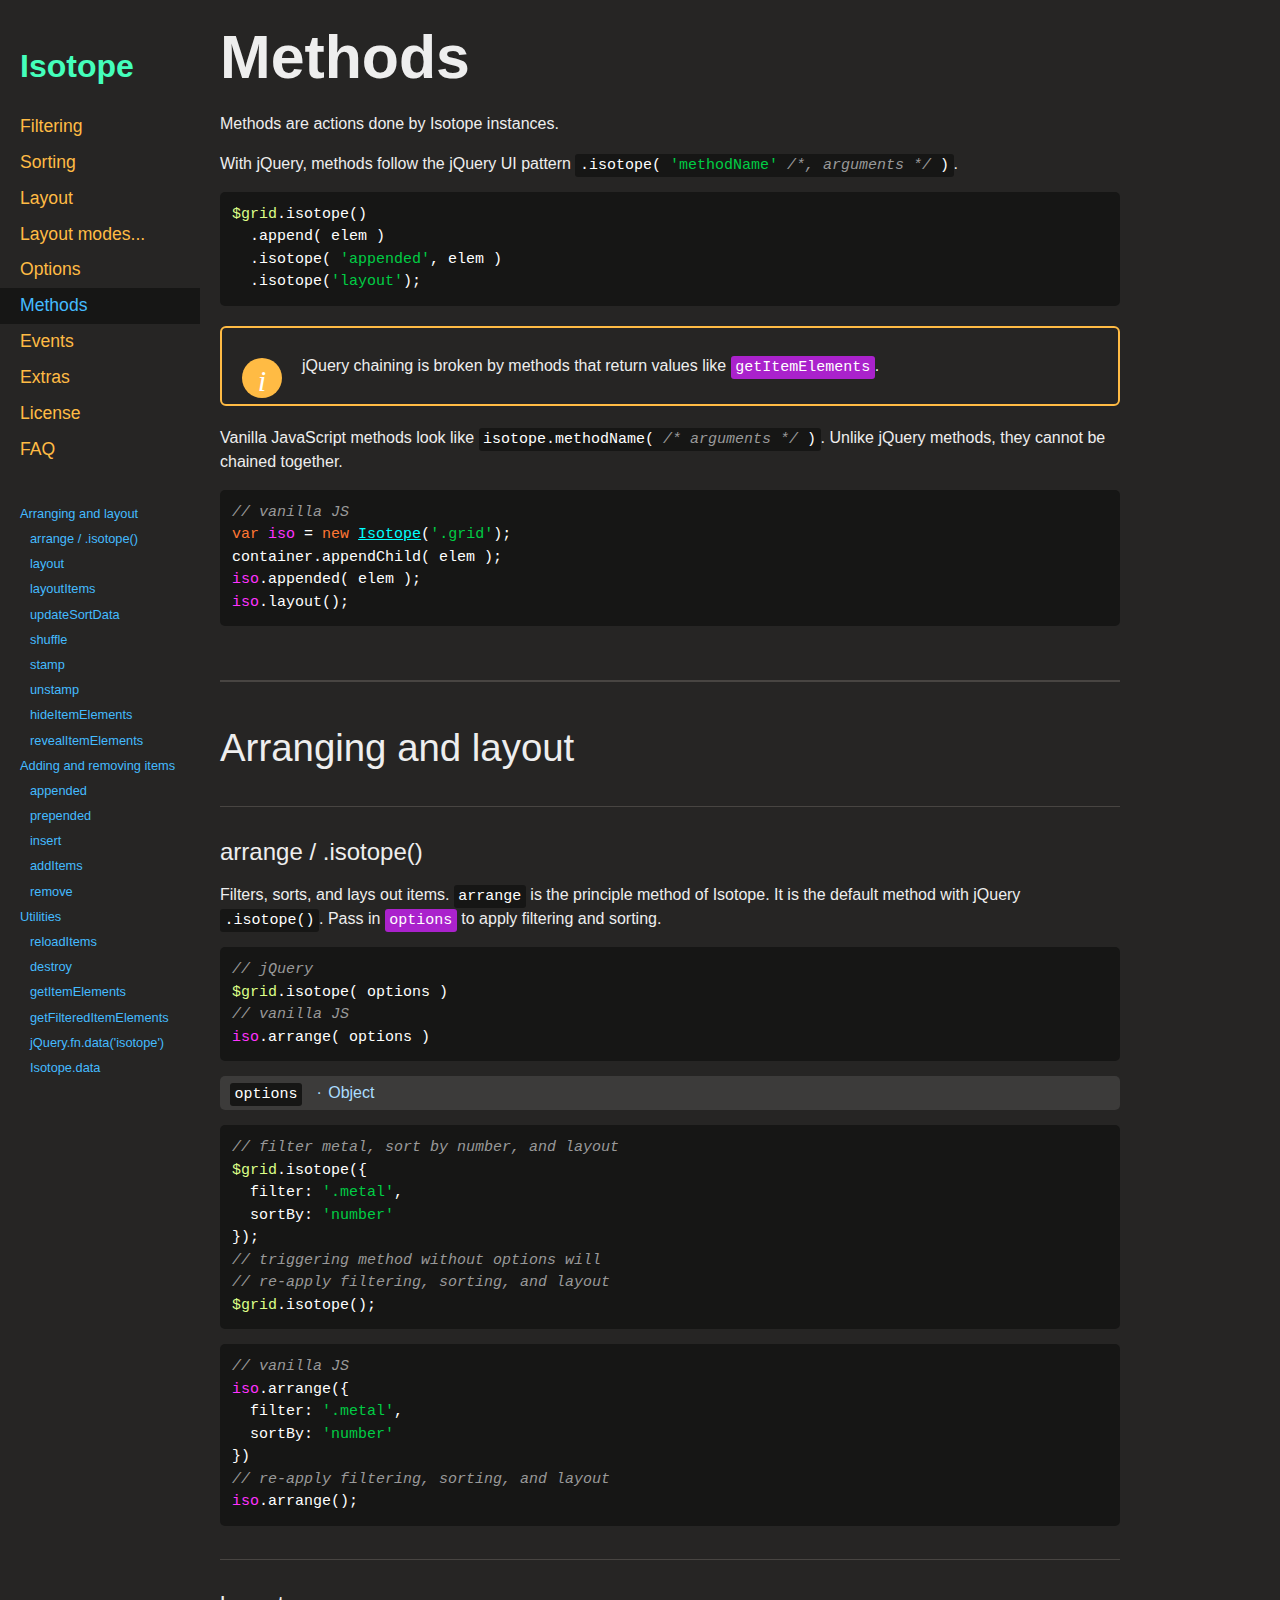
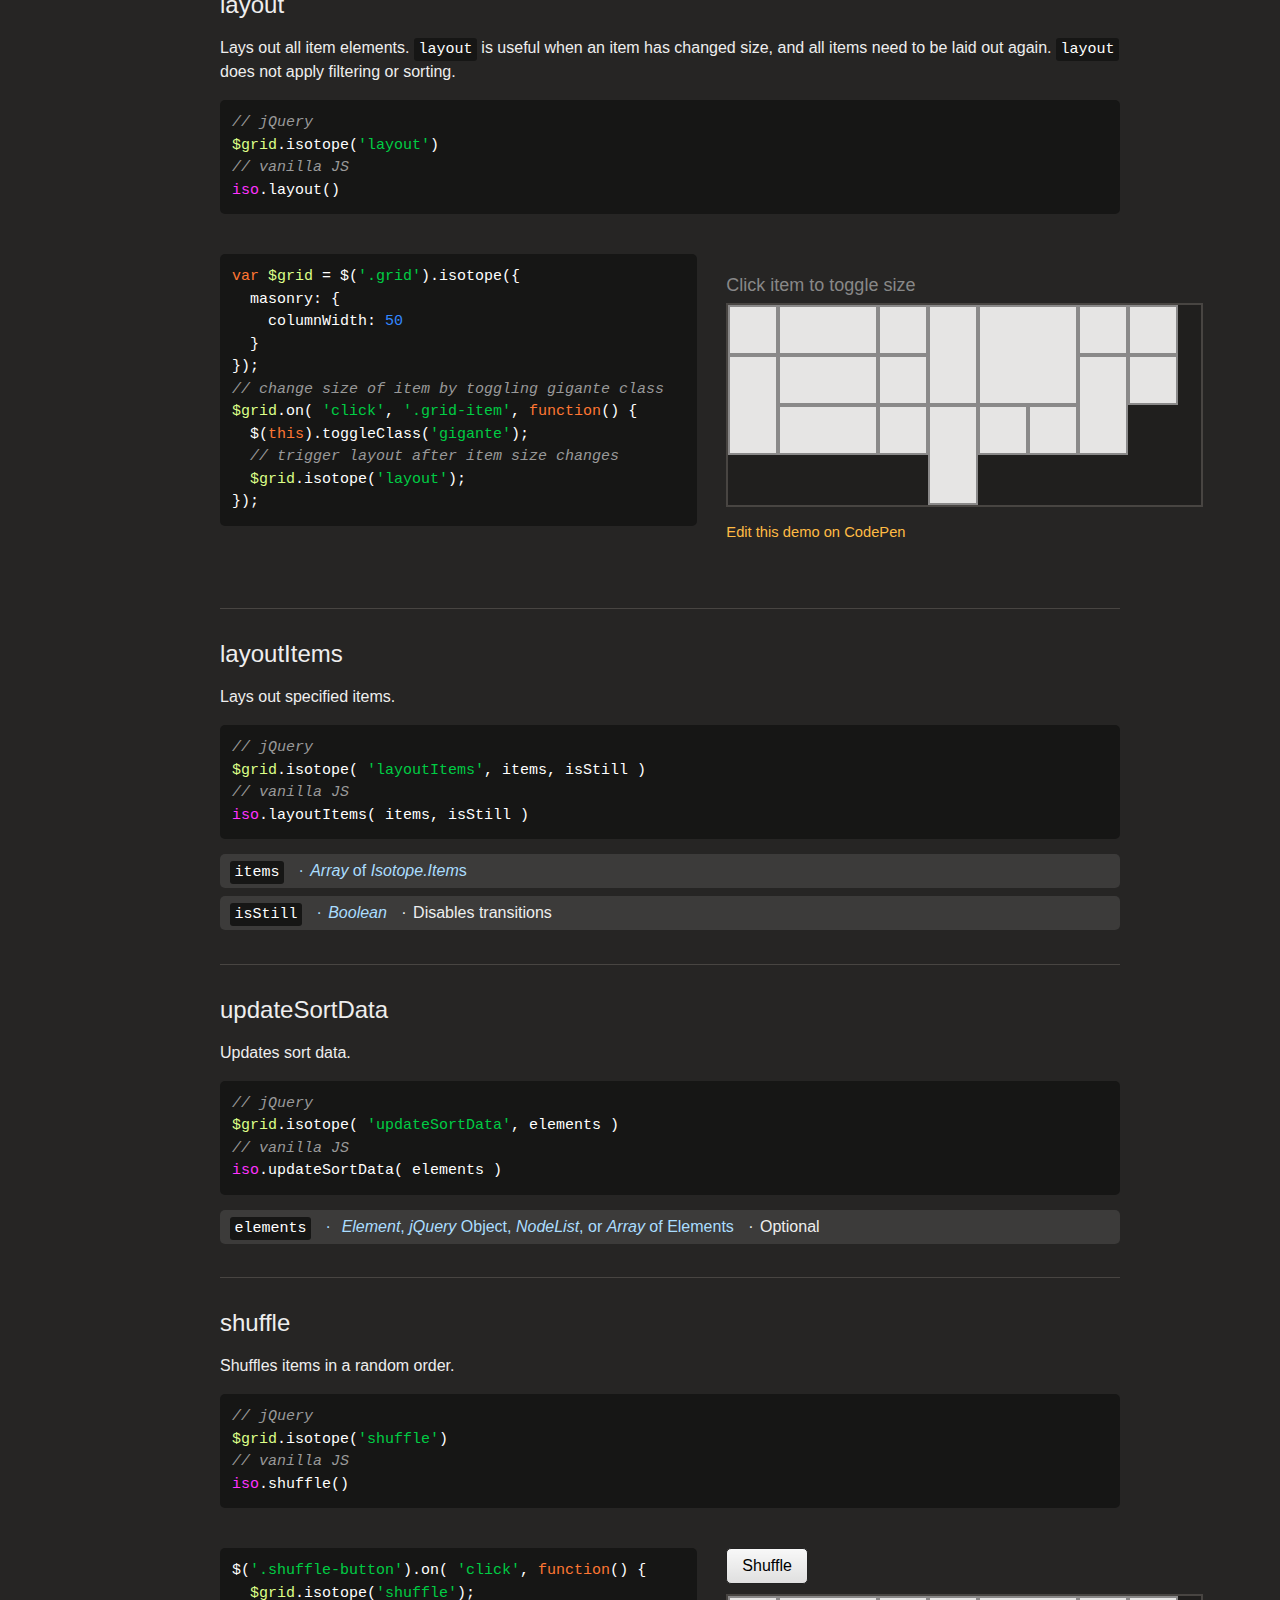
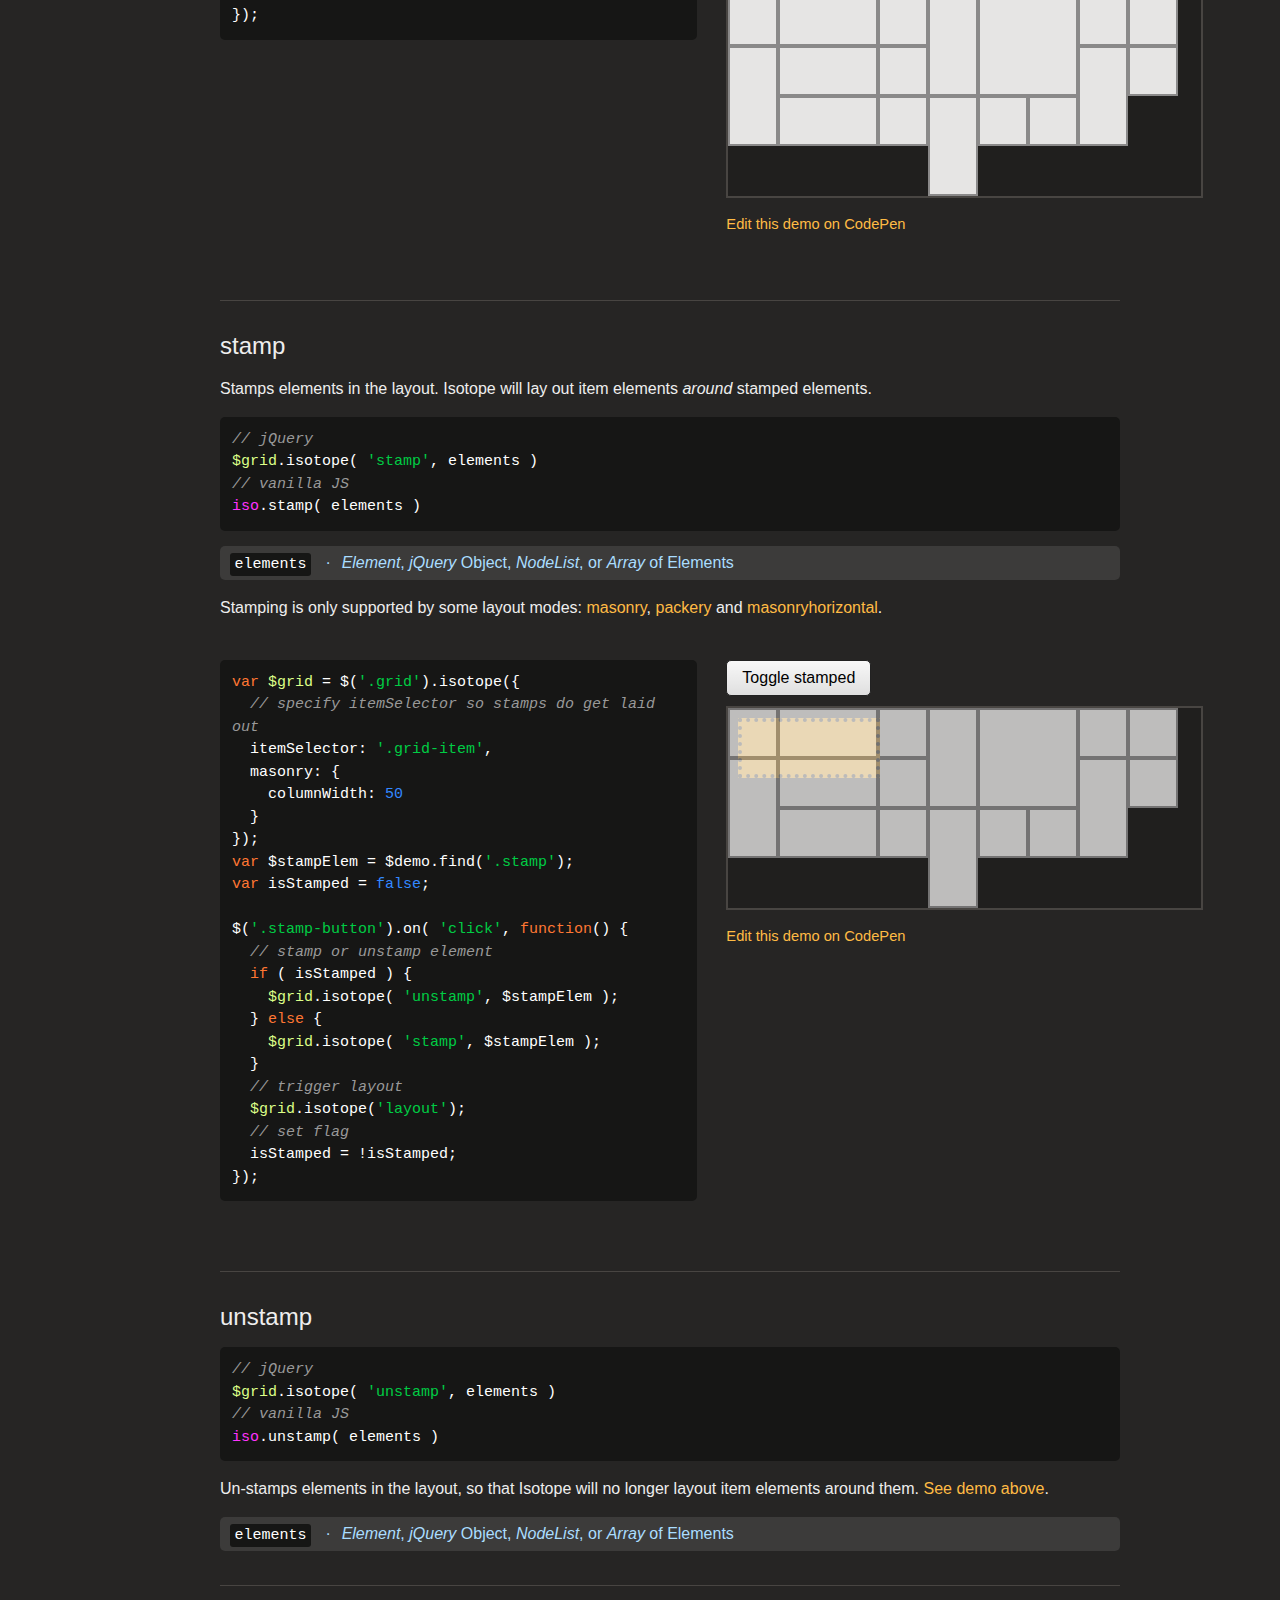
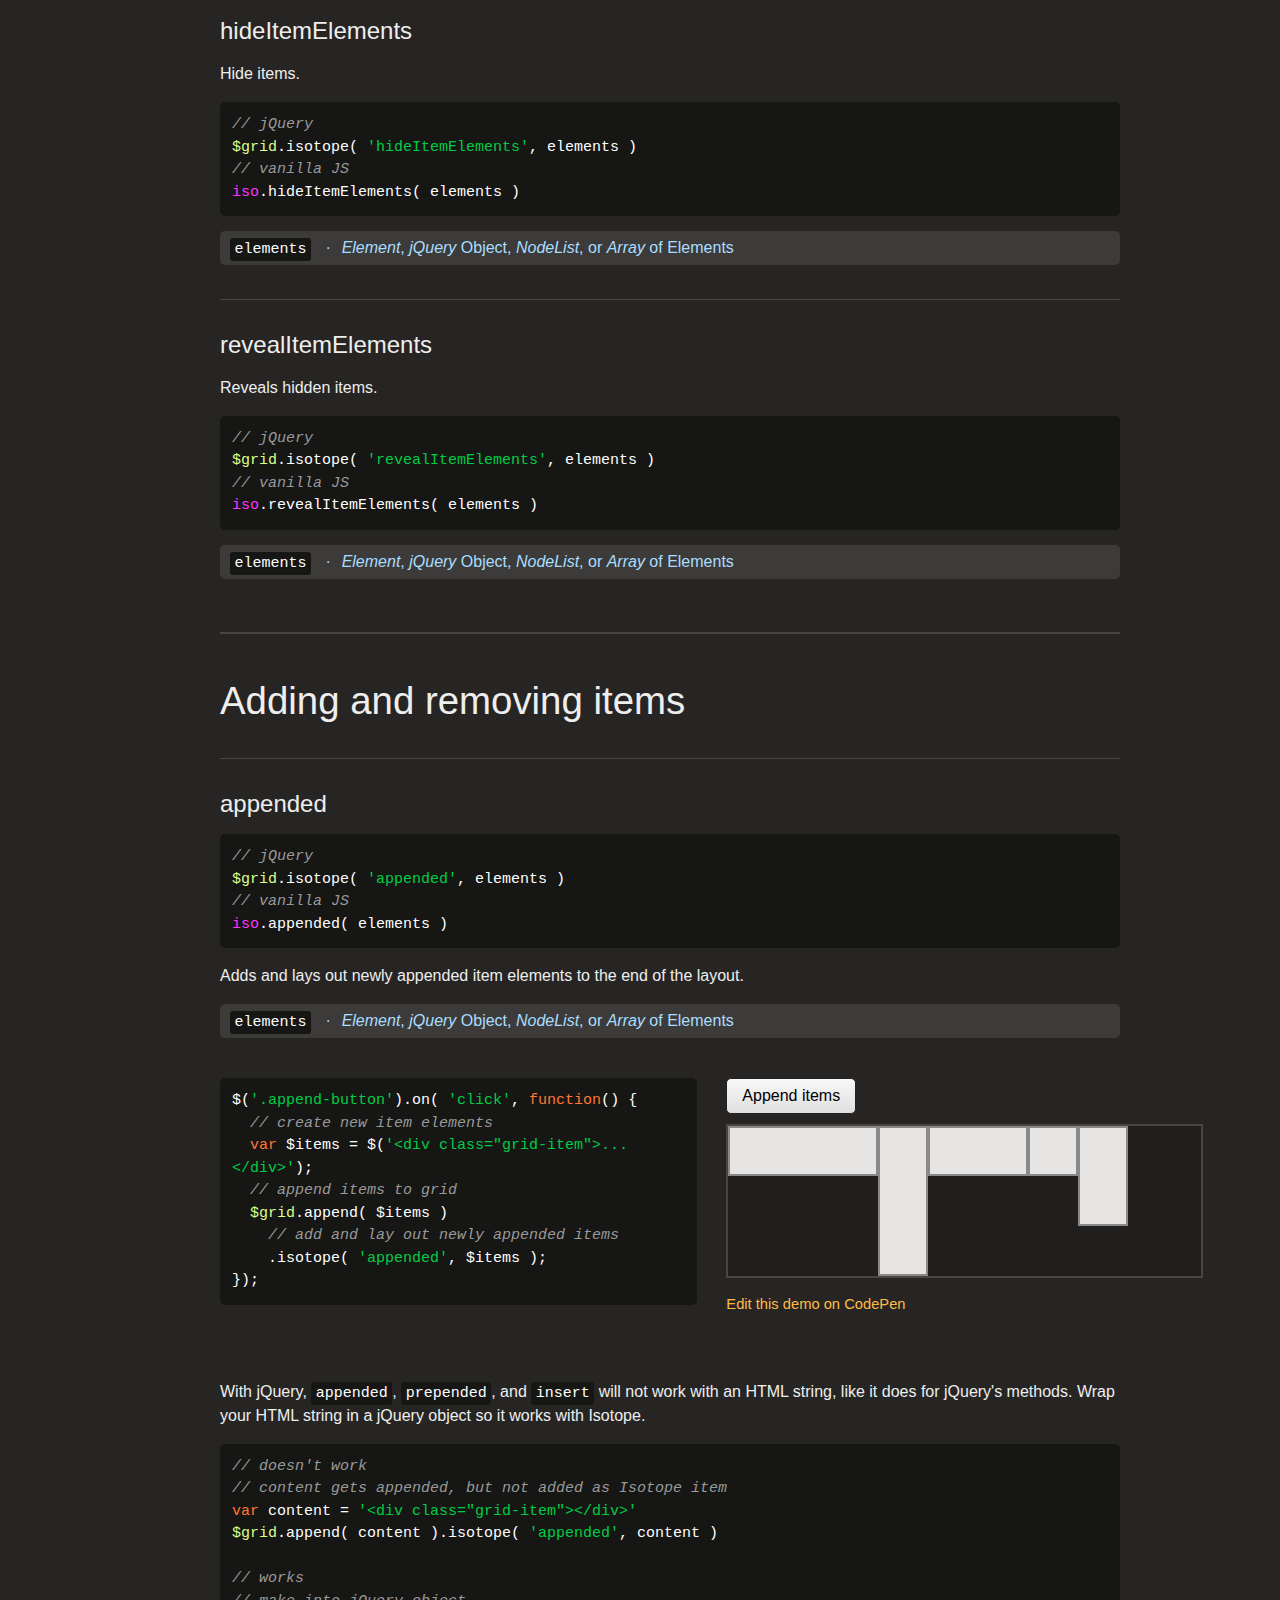
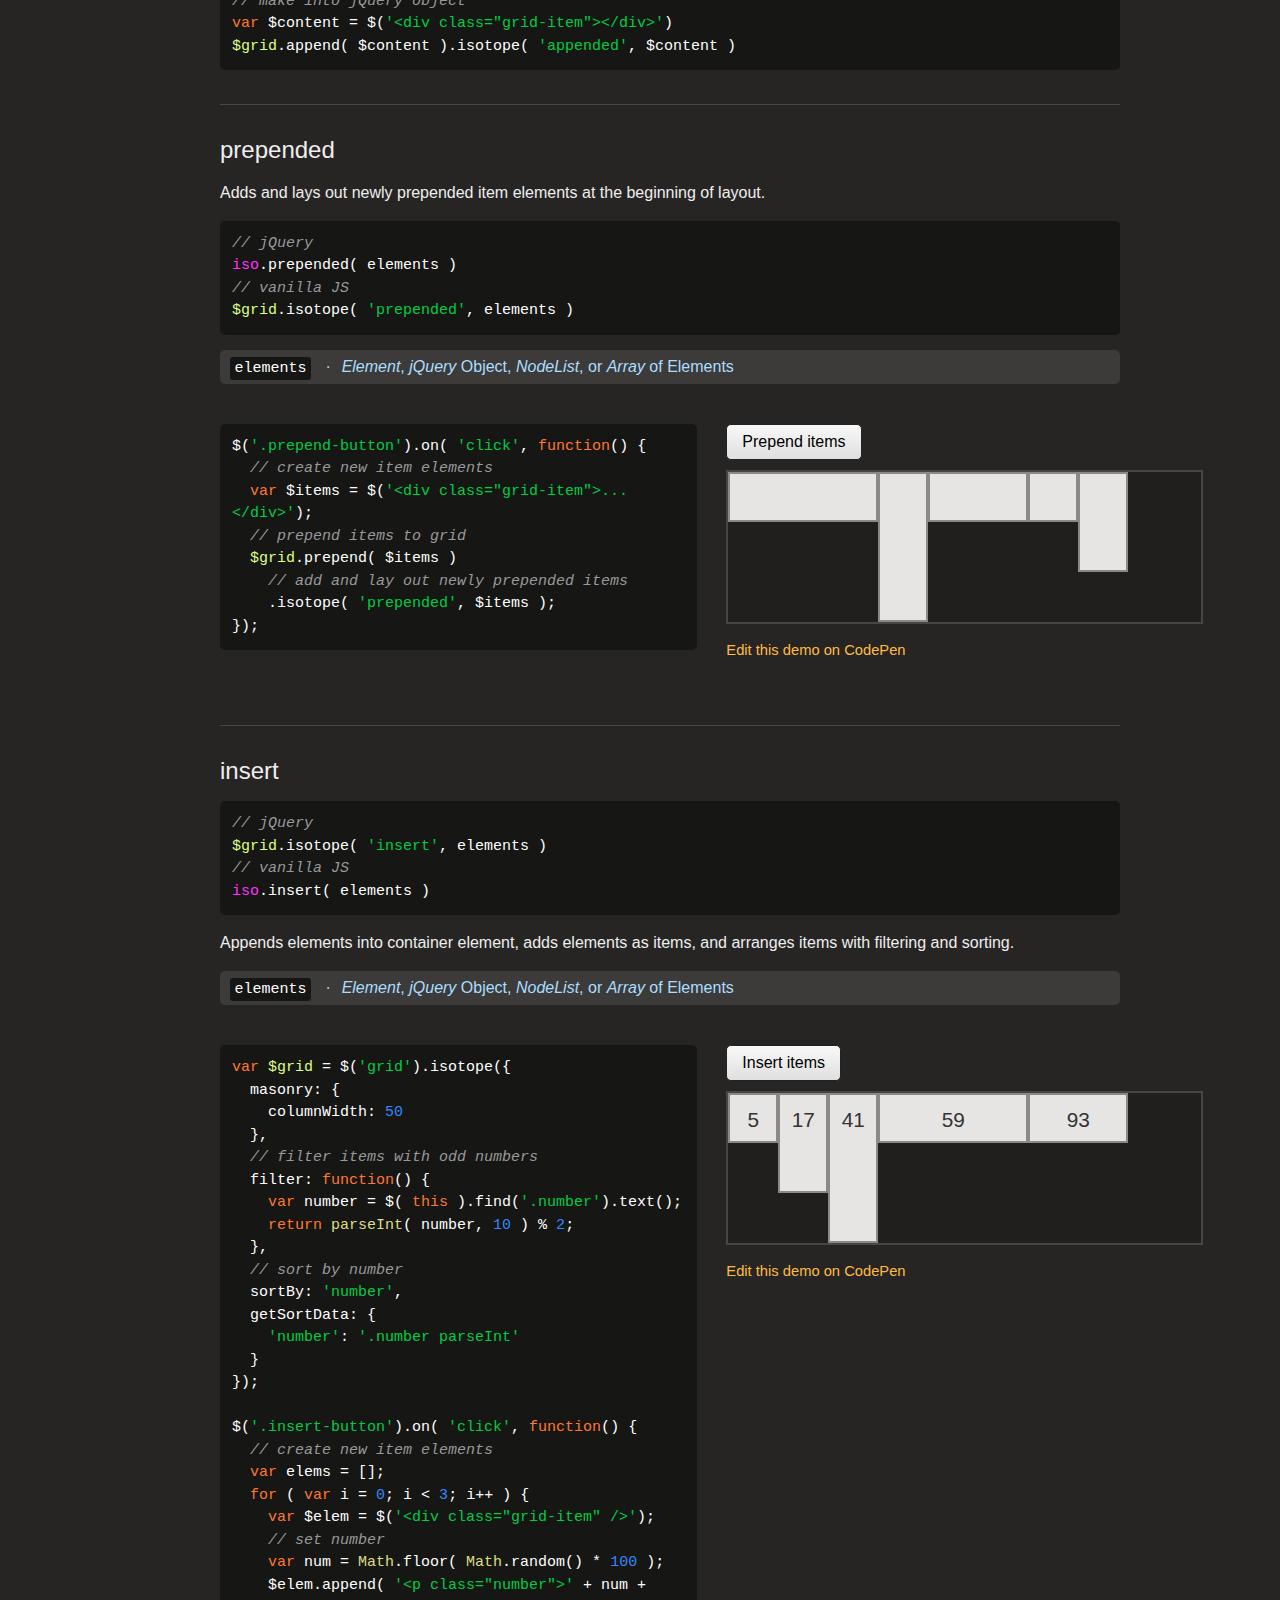
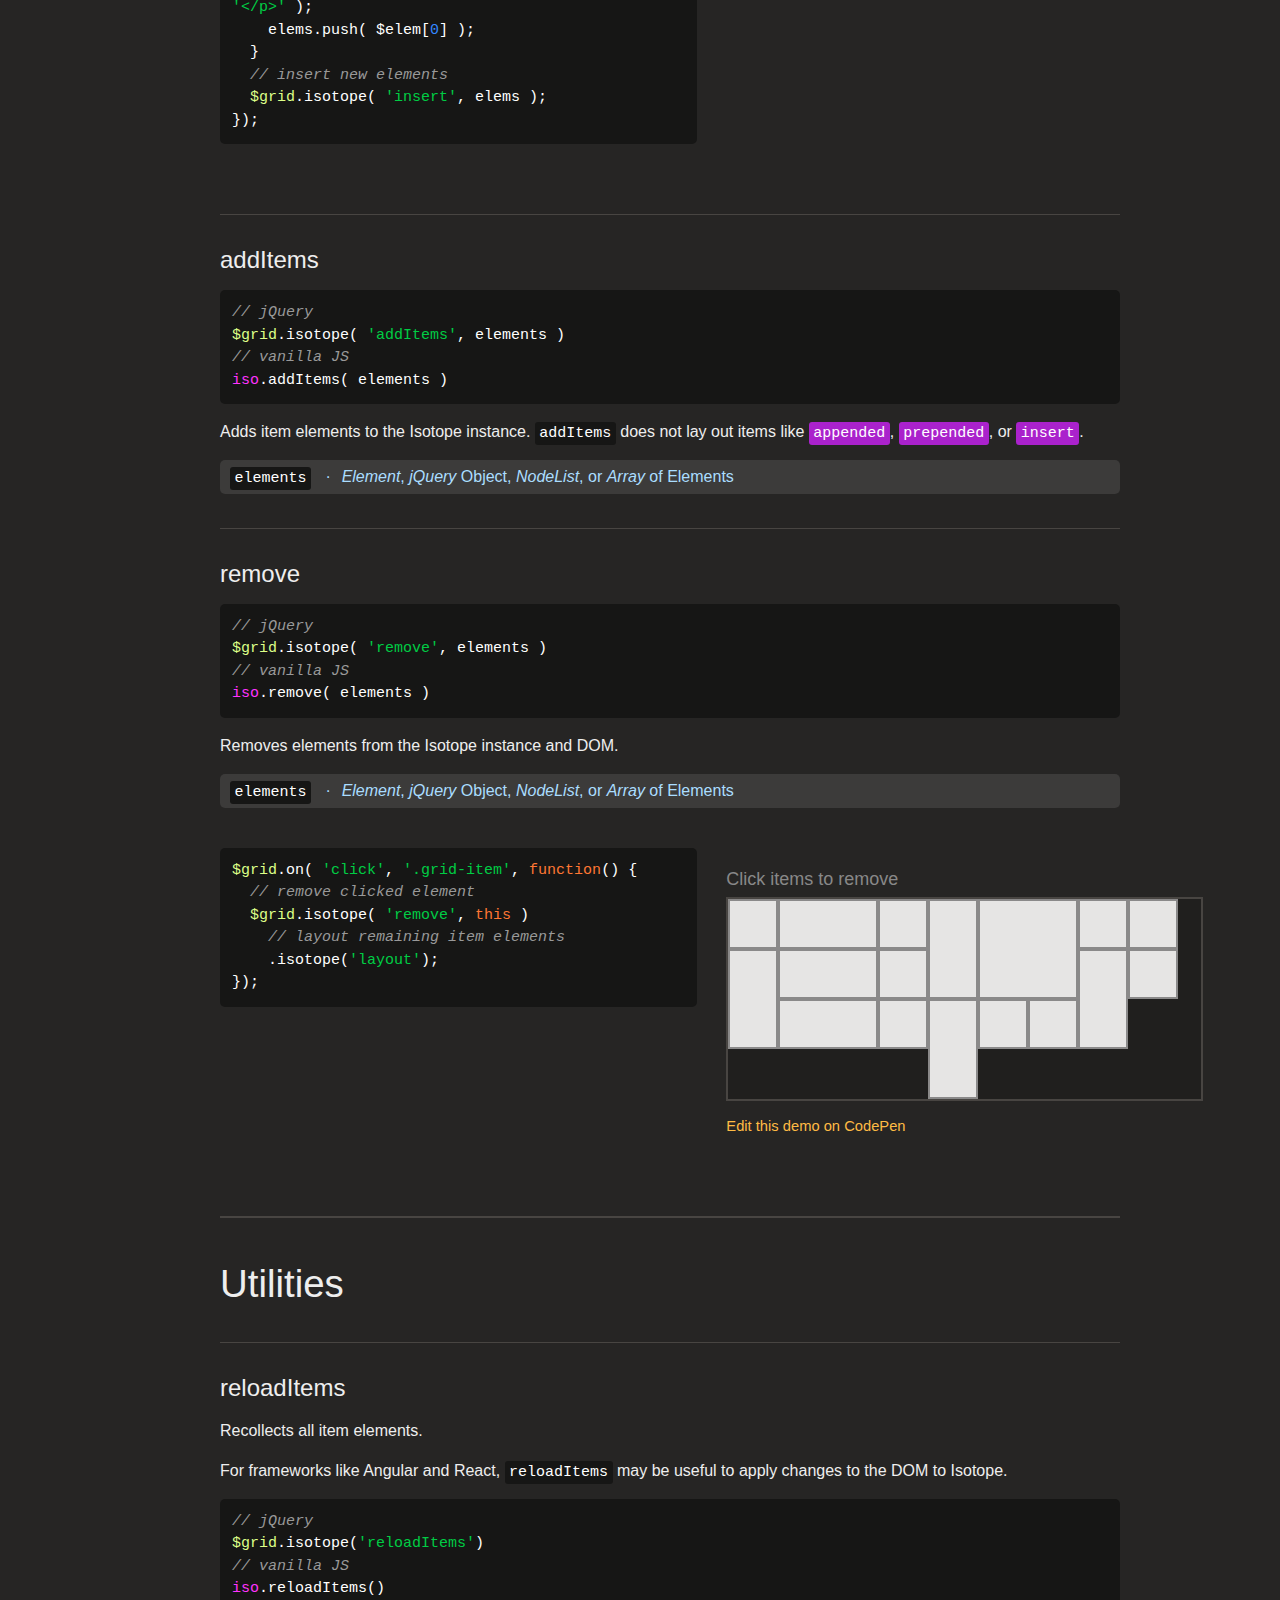
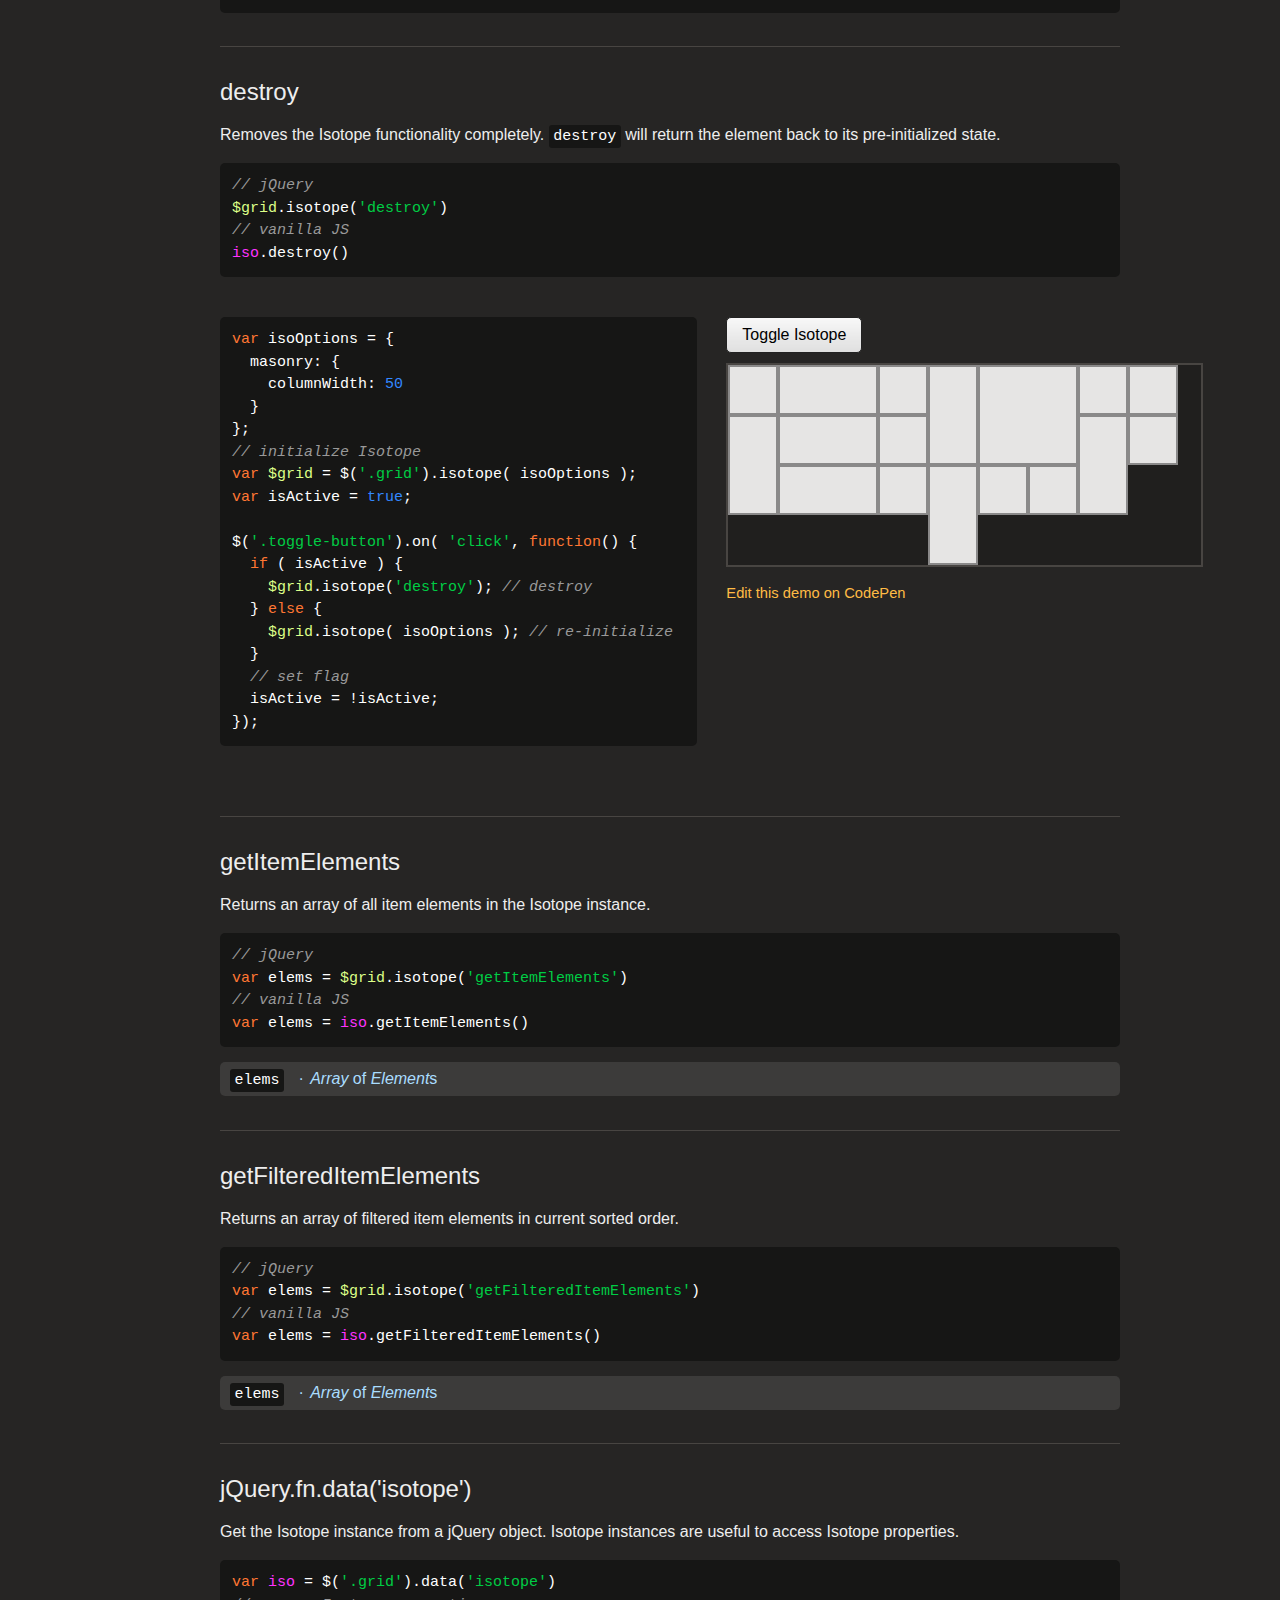
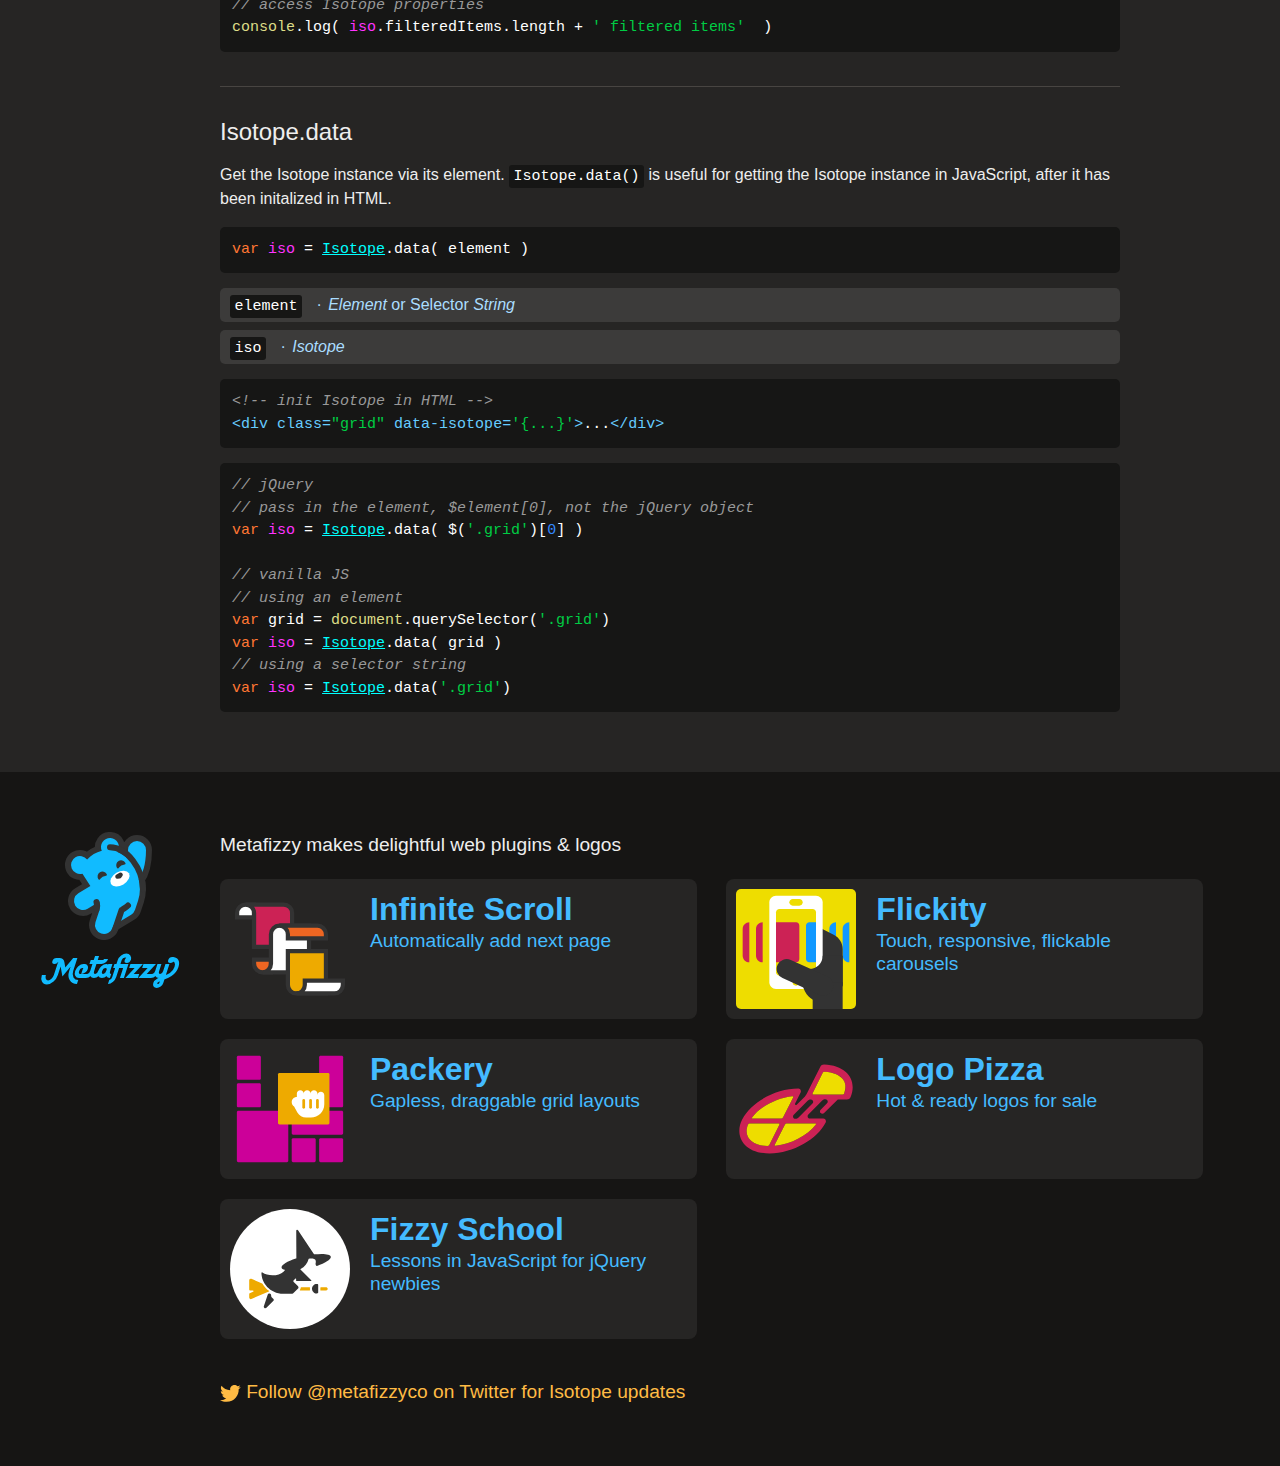
<file: isotope-docs/methods.html>
<!doctype html>
<html class="export" lang="en">
<head>
  <meta charset="utf-8">
  <meta name="viewport" content="width=device-width">
  <meta name="description" content="Filter &amp; sort magical layouts">

  <title>Isotope &#xB7; Methods</title>

    <!-- Isotope does not require any CSS files -->
    <link rel="stylesheet" href="css/isotope-docs.css?6" media="screen">

  <meta name="twitter:card" content="summary">
  <meta name="twitter:site" content="@metafizzyco">
  <meta name="twitter:url" content="https://isotope.metafizzy.co/methods.html">
  <meta name="twitter:title" content="Isotope Methods">
  <meta name="twitter:description" content="Filter &amp; sort magical layouts">

</head>
<body class="page--methods">


  <div class="nav">
    <h1 class="nav__title"><a href=".">Isotope</a></h1>
  
    <ol class="site-nav">
      <li class="site-nav__item site-nav__item--filtering">
        <a class="site-nav__item__link" href="filtering.html">Filtering</a></li>
      <li class="site-nav__item site-nav__item--sorting">
        <a class="site-nav__item__link" href="sorting.html">Sorting</a></li>
      <li class="site-nav__item site-nav__item--layout ">
        <a class="site-nav__item__link" href="layout.html">Layout</a>
      </li>
      <li class="site-nav__item site-nav__item--layout-modes sub-nav-parent">
        <a class="site-nav__item__link" href="layout-modes.html">Layout modes</a>
        <ul class="sub-nav">
            <li class="sub-nav__item sub-nav__item--masonry">
              <a class="sub-nav__item__link" href="layout-modes/masonry.html">masonry</a></li>
            <li class="sub-nav__item sub-nav__item--fitrows">
              <a class="sub-nav__item__link" href="layout-modes/fitrows.html">fitRows</a></li>
            <li class="sub-nav__item sub-nav__item--vertical">
              <a class="sub-nav__item__link" href="layout-modes/vertical.html">vertical</a></li>
            <li class="sub-nav__item sub-nav__item--packery">
              <a class="sub-nav__item__link" href="layout-modes/packery.html">packery</a></li>
            <li class="sub-nav__item sub-nav__item--cellsbyrow">
              <a class="sub-nav__item__link" href="layout-modes/cellsbyrow.html">cellsByRow</a></li>
            <li class="sub-nav__item sub-nav__item--masonryhorizontal">
              <a class="sub-nav__item__link" href="layout-modes/masonryhorizontal.html">masonryHorizontal</a></li>
            <li class="sub-nav__item sub-nav__item--fitcolumns">
              <a class="sub-nav__item__link" href="layout-modes/fitcolumns.html">fitColumns</a></li>
            <li class="sub-nav__item sub-nav__item--cellsbycolumn">
              <a class="sub-nav__item__link" href="layout-modes/cellsbycolumn.html">cellsByColumn</a></li>
            <li class="sub-nav__item sub-nav__item--horiz">
              <a class="sub-nav__item__link" href="layout-modes/horiz.html">horiz</a></li>
        </ul>
      </li>
      <li class="site-nav__item site-nav__item--options">
        <a class="site-nav__item__link" href="options.html">Options</a></li>
      <li class="site-nav__item site-nav__item--methods">
        <a class="site-nav__item__link" href="methods.html">Methods</a></li>
      <li class="site-nav__item site-nav__item--events">
        <a class="site-nav__item__link" href="events.html">Events</a></li>
      <li class="site-nav__item site-nav__item--extras">
        <a class="site-nav__item__link" href="extras.html">Extras</a></li>
      <li class="site-nav__item site-nav__item--license">
        <a class="site-nav__item__link" href="license.html">License</a></li>
      <li class="site-nav__item site-nav__item--faq">
        <a class="site-nav__item__link" href="faq.html">FAQ</a></li>
    </ol>
  
    <ul class="page-nav" data-js="page-nav">
<li class="page-nav__item page-nav__item--h2"><a href="#arranging-and-layout">Arranging and layout</a></li>
<li class="page-nav__item page-nav__item--h3"><a href="#arrange-isotope">arrange / .isotope()</a></li>
<li class="page-nav__item page-nav__item--h3"><a href="#layout">layout</a></li>
<li class="page-nav__item page-nav__item--h3"><a href="#layoutitems">layoutItems</a></li>
<li class="page-nav__item page-nav__item--h3"><a href="#updatesortdata">updateSortData</a></li>
<li class="page-nav__item page-nav__item--h3"><a href="#shuffle">shuffle</a></li>
<li class="page-nav__item page-nav__item--h3"><a href="#stamp">stamp</a></li>
<li class="page-nav__item page-nav__item--h3"><a href="#unstamp">unstamp</a></li>
<li class="page-nav__item page-nav__item--h3"><a href="#hideitemelements">hideItemElements</a></li>
<li class="page-nav__item page-nav__item--h3"><a href="#revealitemelements">revealItemElements</a></li>
<li class="page-nav__item page-nav__item--h2"><a href="#adding-and-removing-items">Adding and removing items</a></li>
<li class="page-nav__item page-nav__item--h3"><a href="#appended">appended</a></li>
<li class="page-nav__item page-nav__item--h3"><a href="#prepended">prepended</a></li>
<li class="page-nav__item page-nav__item--h3"><a href="#insert">insert</a></li>
<li class="page-nav__item page-nav__item--h3"><a href="#additems">addItems</a></li>
<li class="page-nav__item page-nav__item--h3"><a href="#remove">remove</a></li>
<li class="page-nav__item page-nav__item--h2"><a href="#utilities">Utilities</a></li>
<li class="page-nav__item page-nav__item--h3"><a href="#reloaditems">reloadItems</a></li>
<li class="page-nav__item page-nav__item--h3"><a href="#destroy">destroy</a></li>
<li class="page-nav__item page-nav__item--h3"><a href="#getitemelements">getItemElements</a></li>
<li class="page-nav__item page-nav__item--h3"><a href="#getfiltereditemelements">getFilteredItemElements</a></li>
<li class="page-nav__item page-nav__item--h3"><a href="#jquery-fn-data-isotope">jQuery.fn.data(&apos;isotope&apos;)</a></li>
<li class="page-nav__item page-nav__item--h3"><a href="#isotope-data">Isotope.data</a></li>
</ul>
  </div>


  <div id="content" class="main">
    <div class="container">
        <h1>Methods</h1>


<p>Methods are actions done by Isotope instances.</p>

<p>With jQuery, methods follow the jQuery UI pattern <code>.isotope( <span class="string">&apos;methodName&apos;</span> <span class="comment">/*, arguments */</span> )</code>.</p>

<pre><code class="js"><span class="jquery_var">$grid</span>.isotope()
  .append( elem )
  .isotope( <span class="string">&apos;appended&apos;</span>, elem )
  .isotope(<span class="string">&apos;layout&apos;</span>);
</code></pre>

<div class="call-out">
  <p>jQuery chaining is broken by methods that return values like
    <a href="#getitemelements"><code>getItemElements</code></a>.</p>
</div>

<p>Vanilla JavaScript methods look like <code>isotope.methodName( <span class="comment">/* arguments */</span> )</code>. Unlike jQuery methods, they cannot be chained together.</p>

<pre><code class="js"><span class="comment">// vanilla JS</span>
<span class="keyword">var</span> <span class="isotope_var">iso</span> = <span class="keyword">new</span> <span class="isotope_keyword">Isotope</span>(<span class="string">&apos;.grid&apos;</span>);
container.appendChild( elem );
<span class="isotope_var">iso</span>.appended( elem );
<span class="isotope_var">iso</span>.layout();
</code></pre>


<h2 id="arranging-and-layout">Arranging and layout</h2>


<h3 id="arrange-isotope">arrange / .isotope()</h3>

<p>Filters, sorts, and lays out items. <code>arrange</code> is the principle method of Isotope. It is the default method with jQuery <code>.isotope()</code>. Pass in <a href="options.html"><code>options</code></a> to apply filtering and sorting.</p>

<pre><code class="js"><span class="comment">// jQuery</span>
<span class="jquery_var">$grid</span>.isotope( options )
<span class="comment">// vanilla JS</span>
<span class="isotope_var">iso</span>.arrange( options )
</code></pre>

<p class="variable">
  <code class="variable__code">options</code>
  <span class="variable__type">Object</span>
</p>

<pre><code class="js"><span class="comment">// filter metal, sort by number, and layout</span>
<span class="jquery_var">$grid</span>.isotope({
  <span class="attr">filter</span>: <span class="string">&apos;.metal&apos;</span>,
  <span class="attr">sortBy</span>: <span class="string">&apos;number&apos;</span>
});
<span class="comment">// triggering method without options will</span>
<span class="comment">// re-apply filtering, sorting, and layout</span>
<span class="jquery_var">$grid</span>.isotope();
</code></pre>

<pre><code class="js"><span class="comment">// vanilla JS</span>
<span class="isotope_var">iso</span>.arrange({
  <span class="attr">filter</span>: <span class="string">&apos;.metal&apos;</span>,
  <span class="attr">sortBy</span>: <span class="string">&apos;number&apos;</span>
})
<span class="comment">// re-apply filtering, sorting, and layout</span>
<span class="isotope_var">iso</span>.arrange();
</code></pre>


<h3 id="layout">layout</h3>

<p>Lays out all item elements. <code>layout</code> is useful when an item has changed size, and all items need to be laid out again. <code>layout</code> does not apply filtering or sorting.</p>

<pre><code class="js"><span class="comment">// jQuery</span>
<span class="jquery_var">$grid</span>.isotope(<span class="string">&apos;layout&apos;</span>)
<span class="comment">// vanilla JS</span>
<span class="isotope_var">iso</span>.layout()
</code></pre>

<div class="duo example">
  <div class="duo__cell example__code">
<pre><code class="js"><span class="keyword">var</span> <span class="jquery_var">$grid</span> = $(<span class="string">&apos;.grid&apos;</span>).isotope({
  <span class="attr">masonry</span>: {
    <span class="attr">columnWidth</span>: <span class="number">50</span>
  }
});
<span class="comment">// change size of item by toggling gigante class</span>
<span class="jquery_var">$grid</span>.on( <span class="string">&apos;click&apos;</span>, <span class="string">&apos;.grid-item&apos;</span>, <span class="function"><span class="keyword">function</span>(<span class="params"></span>) </span>{
  $(<span class="keyword">this</span>).toggleClass(<span class="string">&apos;gigante&apos;</span>);
  <span class="comment">// trigger layout after item size changes</span>
  <span class="jquery_var">$grid</span>.isotope(<span class="string">&apos;layout&apos;</span>);
});
</code></pre>
  </div>
  <div class="duo__cell example__demo" data-js="layout-demo">
    <p class="instruction">Click item to toggle size</p>
  
    <div class="grid grid--clickable">
      <div class="grid-item"></div>
      <div class="grid-item grid-item--width2"></div>
      <div class="grid-item"></div>
      <div class="grid-item grid-item--height2"></div>
      <div class="grid-item grid-item--width2 grid-item--height2"></div>
      <div class="grid-item"></div>
      <div class="grid-item"></div>
      <div class="grid-item grid-item--height2"></div>
      <div class="grid-item grid-item--width2"></div>
      <div class="grid-item"></div>
      <div class="grid-item grid-item--height2"></div>
      <div class="grid-item"></div>
      <div class="grid-item grid-item--width2"></div>
      <div class="grid-item"></div>
      <div class="grid-item grid-item--height2"></div>
      <div class="grid-item"></div>
      <div class="grid-item"></div>
    </div>
  
    <p class="edit-demo">
        <a href="https://codepen.io/desandro/pen/qzhIb">Edit this demo on CodePen</a>
    </p>
  </div>
</div>


<h3 id="layoutitems">layoutItems</h3>

<p>Lays out specified items.</p>

<pre><code class="js"><span class="comment">// jQuery</span>
<span class="jquery_var">$grid</span>.isotope( <span class="string">&apos;layoutItems&apos;</span>, items, isStill )
<span class="comment">// vanilla JS</span>
<span class="isotope_var">iso</span>.layoutItems( items, isStill )
</code></pre>

<p class="variable">
  <code class="variable__code">items</code>
  <span class="variable__type"><i>Array</i> of <i>Isotope.Item</i>s</span>
</p>

<p class="variable">
  <code class="variable__code">isStill</code>
  <span class="variable__type"><i>Boolean</i></span>
  <span class="variable__description">Disables transitions</span>
</p>


<h3 id="updatesortdata">updateSortData</h3>

<p>Updates sort data.</p>

<pre><code class="js"><span class="comment">// jQuery</span>
<span class="jquery_var">$grid</span>.isotope( <span class="string">&apos;updateSortData&apos;</span>, elements )
<span class="comment">// vanilla JS</span>
<span class="isotope_var">iso</span>.updateSortData( elements )
</code></pre>

<p class="variable">
  <code class="variable__code">elements</code>
  <span class="variable__type">
    <i>Element</i>,
    <i>jQuery</i> Object,
    <i>NodeList</i>, or
    <i>Array</i> of Elements
  </span>
  <span class="variable__description">Optional</span>
</p>


<h3 id="shuffle">shuffle</h3>

<p>Shuffles items in a random order.</p>

<pre><code class="js"><span class="comment">// jQuery</span>
<span class="jquery_var">$grid</span>.isotope(<span class="string">&apos;shuffle&apos;</span>)
<span class="comment">// vanilla JS</span>
<span class="isotope_var">iso</span>.shuffle()
</code></pre>

<div class="duo example">
  <div class="duo__cell example__code">
<pre><code class="js">$(<span class="string">&apos;.shuffle-button&apos;</span>).on( <span class="string">&apos;click&apos;</span>, <span class="function"><span class="keyword">function</span>(<span class="params"></span>) </span>{
  <span class="jquery_var">$grid</span>.isotope(<span class="string">&apos;shuffle&apos;</span>);
});
</code></pre>
  </div>
  <div class="duo__cell example__demo" data-js="shuffle">
    <button class="button shuffle-button">Shuffle</button>
    <div class="grid">
      <div class="grid-item"></div>
      <div class="grid-item grid-item--width2"></div>
      <div class="grid-item"></div>
      <div class="grid-item grid-item--height2"></div>
      <div class="grid-item grid-item--width2 grid-item--height2"></div>
      <div class="grid-item"></div>
      <div class="grid-item"></div>
      <div class="grid-item grid-item--height2"></div>
      <div class="grid-item grid-item--width2"></div>
      <div class="grid-item"></div>
      <div class="grid-item grid-item--height2"></div>
      <div class="grid-item"></div>
      <div class="grid-item grid-item--width2"></div>
      <div class="grid-item"></div>
      <div class="grid-item grid-item--height2"></div>
      <div class="grid-item"></div>
      <div class="grid-item"></div>
    </div>
    <p class="edit-demo">
        <a href="https://codepen.io/desandro/pen/EluFg">Edit this demo on CodePen</a>
    </p>
  </div>
</div>


<h3 id="stamp">stamp</h3>

<p>Stamps elements in the layout. Isotope will lay out item elements <em>around</em> stamped elements.</p>

<pre><code class="js"><span class="comment">// jQuery</span>
<span class="jquery_var">$grid</span>.isotope( <span class="string">&apos;stamp&apos;</span>, elements )
<span class="comment">// vanilla JS</span>
<span class="isotope_var">iso</span>.stamp( elements )
</code></pre>

<p class="variable">
  <code class="variable__code">elements</code>
  <span class="variable__type">
    <i>Element</i>,
    <i>jQuery</i> Object,
    <i>NodeList</i>, or
    <i>Array</i> of Elements
  </span>
</p>

<p>Stamping is only supported by some layout modes: <a href="layout-modes/masonry.html">masonry</a>, <a href="layout-modes/packery.html">packery</a> and <a href="layout-modes/masonryhorizontal.html">masonryhorizontal</a>.</p>

<div class="duo example">
  <div class="duo__cell example__code">
<pre><code class="js"><span class="keyword">var</span> <span class="jquery_var">$grid</span> = $(<span class="string">&apos;.grid&apos;</span>).isotope({
  <span class="comment">// specify itemSelector so stamps do get laid out</span>
  itemSelector: <span class="string">&apos;.grid-item&apos;</span>,
  <span class="attr">masonry</span>: {
    <span class="attr">columnWidth</span>: <span class="number">50</span>
  }
});
<span class="keyword">var</span> $stampElem = $demo.find(<span class="string">&apos;.stamp&apos;</span>);
<span class="keyword">var</span> isStamped = <span class="literal">false</span>;

$(<span class="string">&apos;.stamp-button&apos;</span>).on( <span class="string">&apos;click&apos;</span>, <span class="function"><span class="keyword">function</span>(<span class="params"></span>) </span>{
  <span class="comment">// stamp or unstamp element</span>
  <span class="keyword">if</span> ( isStamped ) {
    <span class="jquery_var">$grid</span>.isotope( <span class="string">&apos;unstamp&apos;</span>, $stampElem );
  } <span class="keyword">else</span> {
    <span class="jquery_var">$grid</span>.isotope( <span class="string">&apos;stamp&apos;</span>, $stampElem );
  }
  <span class="comment">// trigger layout</span>
  <span class="jquery_var">$grid</span>.isotope(<span class="string">&apos;layout&apos;</span>);
  <span class="comment">// set flag</span>
  isStamped = !isStamped;
});
</code></pre>
  </div>
  <div class="duo__cell example__demo" data-js="stamp-methods">
    <button class="button stamp-button">Toggle stamped</button>
    <div class="grid grid--has-stamp grid--stamp-methods">
      <div class="stamp stamp--stamp-methods"></div>
      <div class="grid-item"></div>
      <div class="grid-item grid-item--width2"></div>
      <div class="grid-item"></div>
      <div class="grid-item grid-item--height2"></div>
      <div class="grid-item grid-item--width2 grid-item--height2"></div>
      <div class="grid-item"></div>
      <div class="grid-item"></div>
      <div class="grid-item grid-item--height2"></div>
      <div class="grid-item grid-item--width2"></div>
      <div class="grid-item"></div>
      <div class="grid-item grid-item--height2"></div>
      <div class="grid-item"></div>
      <div class="grid-item grid-item--width2"></div>
      <div class="grid-item"></div>
      <div class="grid-item grid-item--height2"></div>
      <div class="grid-item"></div>
      <div class="grid-item"></div>
    </div>
    <p class="edit-demo">
        <a href="https://codepen.io/desandro/pen/wguvo">Edit this demo on CodePen</a>
    </p>
  </div>
</div>


<h3 id="unstamp">unstamp</h3>

<pre><code class="js"><span class="comment">// jQuery</span>
<span class="jquery_var">$grid</span>.isotope( <span class="string">&apos;unstamp&apos;</span>, elements )
<span class="comment">// vanilla JS</span>
<span class="isotope_var">iso</span>.unstamp( elements )
</code></pre>

<p>Un-stamps elements in the layout, so that Isotope will no longer layout item elements around them. <a href="#stamp">See demo above</a>.</p>

<p class="variable">
  <code class="variable__code">elements</code>
  <span class="variable__type">
    <i>Element</i>,
    <i>jQuery</i> Object,
    <i>NodeList</i>, or
    <i>Array</i> of Elements
  </span>
</p>


<h3 id="hideitemelements">hideItemElements</h3>

<p>Hide items.</p>

<pre><code class="js"><span class="comment">// jQuery</span>
<span class="jquery_var">$grid</span>.isotope( <span class="string">&apos;hideItemElements&apos;</span>, elements )
<span class="comment">// vanilla JS</span>
<span class="isotope_var">iso</span>.hideItemElements( elements )
</code></pre>

<p class="variable">
  <code class="variable__code">elements</code>
  <span class="variable__type">
    <i>Element</i>,
    <i>jQuery</i> Object,
    <i>NodeList</i>, or
    <i>Array</i> of Elements
  </span>
</p>


<h3 id="revealitemelements">revealItemElements</h3>

<p>Reveals hidden items.</p>

<pre><code class="js"><span class="comment">// jQuery</span>
<span class="jquery_var">$grid</span>.isotope( <span class="string">&apos;revealItemElements&apos;</span>, elements )
<span class="comment">// vanilla JS</span>
<span class="isotope_var">iso</span>.revealItemElements( elements )
</code></pre>

<p class="variable">
  <code class="variable__code">elements</code>
  <span class="variable__type">
    <i>Element</i>,
    <i>jQuery</i> Object,
    <i>NodeList</i>, or
    <i>Array</i> of Elements
  </span>
</p>


<h2 id="adding-and-removing-items">Adding and removing items</h2>


<h3 id="appended">appended</h3>

<pre><code class="js"><span class="comment">// jQuery</span>
<span class="jquery_var">$grid</span>.isotope( <span class="string">&apos;appended&apos;</span>, elements )
<span class="comment">// vanilla JS</span>
<span class="isotope_var">iso</span>.appended( elements )
</code></pre>

<p>Adds and lays out newly appended item elements to the end of the layout.</p>

<p class="variable">
  <code class="variable__code">elements</code>
  <span class="variable__type">
    <i>Element</i>,
    <i>jQuery</i> Object,
    <i>NodeList</i>, or
    <i>Array</i> of Elements
  </span>
</p>

<div class="duo example">
  <div class="duo__cell example__code">
<pre><code class="js">$(<span class="string">&apos;.append-button&apos;</span>).on( <span class="string">&apos;click&apos;</span>, <span class="function"><span class="keyword">function</span>(<span class="params"></span>) </span>{
  <span class="comment">// create new item elements</span>
  <span class="keyword">var</span> $items = $(<span class="string">&apos;&lt;div class=&quot;grid-item&quot;&gt;...&lt;/div&gt;&apos;</span>);
  <span class="comment">// append items to grid</span>
  <span class="jquery_var">$grid</span>.append( $items )
    <span class="comment">// add and lay out newly appended items</span>
    .isotope( <span class="string">&apos;appended&apos;</span>, $items );
});
</code></pre>
  </div>
  <div class="duo__cell example__demo" data-js="appended">
    <button class="button append-button">Append items</button>
    <div class="grid">
      <div class="grid-item grid-item--width3"></div>
      <div class="grid-item grid-item--height3"></div>
      <div class="grid-item grid-item--width2"></div>
      <div class="grid-item"></div>
      <div class="grid-item grid-item--height2"></div>
    </div>
    <p class="edit-demo">
        <a href="https://codepen.io/desandro/pen/ECKiw">Edit this demo on CodePen</a>
    </p>
  </div>
</div>

<p>With jQuery, <code>appended</code>, <code>prepended</code>, and <code>insert</code> will not work with an HTML string, like it does for jQuery&apos;s methods. Wrap your HTML string in a jQuery object so it works with Isotope.</p>

<pre><code class="js"><span class="comment">// doesn&apos;t work</span>
<span class="comment">// content gets appended, but not added as Isotope item</span>
<span class="keyword">var</span> content = <span class="string">&apos;&lt;div class=&quot;grid-item&quot;&gt;&lt;/div&gt;&apos;</span>
<span class="jquery_var">$grid</span>.append( content ).isotope( <span class="string">&apos;appended&apos;</span>, content )

<span class="comment">// works</span>
<span class="comment">// make into jQuery object</span>
<span class="keyword">var</span> $content = $(<span class="string">&apos;&lt;div class=&quot;grid-item&quot;&gt;&lt;/div&gt;&apos;</span>)
<span class="jquery_var">$grid</span>.append( $content ).isotope( <span class="string">&apos;appended&apos;</span>, $content )
</code></pre>


<h3 id="prepended">prepended</h3>

<p>Adds and lays out newly prepended item elements at the beginning of layout.</p>

<pre><code class="js"><span class="comment">// jQuery</span>
<span class="isotope_var">iso</span>.prepended( elements )
<span class="comment">// vanilla JS</span>
<span class="jquery_var">$grid</span>.isotope( <span class="string">&apos;prepended&apos;</span>, elements )
</code></pre>

<p class="variable">
  <code class="variable__code">elements</code>
  <span class="variable__type">
    <i>Element</i>,
    <i>jQuery</i> Object,
    <i>NodeList</i>, or
    <i>Array</i> of Elements
  </span>
</p>

<div class="duo example">
  <div class="duo__cell example__code">
<pre><code class="js">$(<span class="string">&apos;.prepend-button&apos;</span>).on( <span class="string">&apos;click&apos;</span>, <span class="function"><span class="keyword">function</span>(<span class="params"></span>) </span>{
  <span class="comment">// create new item elements</span>
  <span class="keyword">var</span> $items = $(<span class="string">&apos;&lt;div class=&quot;grid-item&quot;&gt;...&lt;/div&gt;&apos;</span>);
  <span class="comment">// prepend items to grid</span>
  <span class="jquery_var">$grid</span>.prepend( $items )
    <span class="comment">// add and lay out newly prepended items</span>
    .isotope( <span class="string">&apos;prepended&apos;</span>, $items );
});
</code></pre>
  </div>
  <div class="duo__cell example__demo" data-js="prepended">
    <button class="button prepend-button">Prepend items</button>
    <div class="grid">
      <div class="grid-item grid-item--width3"></div>
      <div class="grid-item grid-item--height3"></div>
      <div class="grid-item grid-item--width2"></div>
      <div class="grid-item"></div>
      <div class="grid-item grid-item--height2"></div>
    </div>
    <p class="edit-demo">
        <a href="https://codepen.io/desandro/pen/fuwdk">Edit this demo on CodePen</a>
    </p>
  </div>
</div>


<h3 id="insert">insert</h3>

<pre><code class="js"><span class="comment">// jQuery</span>
<span class="jquery_var">$grid</span>.isotope( <span class="string">&apos;insert&apos;</span>, elements )
<span class="comment">// vanilla JS</span>
<span class="isotope_var">iso</span>.insert( elements )
</code></pre>

<p>Appends elements into container element, adds elements as items, and arranges items with filtering and sorting.</p>

<p class="variable">
  <code class="variable__code">elements</code>
  <span class="variable__type">
    <i>Element</i>,
    <i>jQuery</i> Object,
    <i>NodeList</i>, or
    <i>Array</i> of Elements
  </span>
</p>

<div class="duo example">
  <div class="duo__cell example__code">
<pre><code class="js"><span class="keyword">var</span> <span class="jquery_var">$grid</span> = $(<span class="string">&apos;grid&apos;</span>).isotope({
  <span class="attr">masonry</span>: {
    <span class="attr">columnWidth</span>: <span class="number">50</span>
  },
  <span class="comment">// filter items with odd numbers</span>
  filter: <span class="function"><span class="keyword">function</span>(<span class="params"></span>) </span>{
    <span class="keyword">var</span> number = $( <span class="keyword">this</span> ).find(<span class="string">&apos;.number&apos;</span>).text();
    <span class="keyword">return</span> <span class="built_in">parseInt</span>( number, <span class="number">10</span> ) % <span class="number">2</span>;
  },
  <span class="comment">// sort by number</span>
  sortBy: <span class="string">&apos;number&apos;</span>,
  <span class="attr">getSortData</span>: {
    <span class="string">&apos;number&apos;</span>: <span class="string">&apos;.number parseInt&apos;</span>
  }
});

$(<span class="string">&apos;.insert-button&apos;</span>).on( <span class="string">&apos;click&apos;</span>, <span class="function"><span class="keyword">function</span>(<span class="params"></span>) </span>{
  <span class="comment">// create new item elements</span>
  <span class="keyword">var</span> elems = [];
  <span class="keyword">for</span> ( <span class="keyword">var</span> i = <span class="number">0</span>; i &lt; <span class="number">3</span>; i++ ) {
    <span class="keyword">var</span> $elem = $(<span class="string">&apos;&lt;div class=&quot;grid-item&quot; /&gt;&apos;</span>);
    <span class="comment">// set number</span>
    <span class="keyword">var</span> num = <span class="built_in">Math</span>.floor( <span class="built_in">Math</span>.random() * <span class="number">100</span> );
    $elem.append( <span class="string">&apos;&lt;p class=&quot;number&quot;&gt;&apos;</span> + num + <span class="string">&apos;&lt;/p&gt;&apos;</span> );
    elems.push( $elem[<span class="number">0</span>] );
  }
  <span class="comment">// insert new elements</span>
  <span class="jquery_var">$grid</span>.isotope( <span class="string">&apos;insert&apos;</span>, elems );
});
</code></pre>
  </div>
  <div class="duo__cell example__demo" data-js="insert">
    <button class="button insert-button">Insert items</button>
    <div class="grid">
      <div class="grid-item grid-item--width3"><p class="number">59</p></div>
      <div class="grid-item grid-item--height3"><p class="number">41</p></div>
      <div class="grid-item grid-item--width2"><p class="number">93</p></div>
      <div class="grid-item"><p class="number">5</p></div>
      <div class="grid-item grid-item--height2"><p class="number">17</p></div>
    </div>
    <p class="edit-demo">
        <a href="https://codepen.io/desandro/pen/byqcz">Edit this demo on CodePen</a>
    </p>
  </div>
</div>


<h3 id="additems">addItems</h3>

<pre><code class="js"><span class="comment">// jQuery</span>
<span class="jquery_var">$grid</span>.isotope( <span class="string">&apos;addItems&apos;</span>, elements )
<span class="comment">// vanilla JS</span>
<span class="isotope_var">iso</span>.addItems( elements )
</code></pre>

<p>Adds item elements to the Isotope instance. <code>addItems</code> does not lay out items like <a href="#appended"><code>appended</code></a>, <a href="#prepended"><code>prepended</code></a>, or <a href="#insert"><code>insert</code></a>.</p>

<p class="variable">
  <code class="variable__code">elements</code>
  <span class="variable__type">
    <i>Element</i>,
    <i>jQuery</i> Object,
    <i>NodeList</i>, or
    <i>Array</i> of Elements
  </span>
</p>


<h3 id="remove">remove</h3>

<pre><code class="js"><span class="comment">// jQuery</span>
<span class="jquery_var">$grid</span>.isotope( <span class="string">&apos;remove&apos;</span>, elements )
<span class="comment">// vanilla JS</span>
<span class="isotope_var">iso</span>.remove( elements )
</code></pre>

<p>Removes elements from the Isotope instance and DOM.</p>

<p class="variable">
  <code class="variable__code">elements</code>
  <span class="variable__type">
    <i>Element</i>,
    <i>jQuery</i> Object,
    <i>NodeList</i>, or
    <i>Array</i> of Elements
  </span>
</p>

<div class="duo example">
  <div class="duo__cell example__code">
<pre><code class="js"><span class="jquery_var">$grid</span>.on( <span class="string">&apos;click&apos;</span>, <span class="string">&apos;.grid-item&apos;</span>, <span class="function"><span class="keyword">function</span>(<span class="params"></span>) </span>{
  <span class="comment">// remove clicked element</span>
  <span class="jquery_var">$grid</span>.isotope( <span class="string">&apos;remove&apos;</span>, <span class="keyword">this</span> )
    <span class="comment">// layout remaining item elements</span>
    .isotope(<span class="string">&apos;layout&apos;</span>);
});
</code></pre>
  </div>
  <div class="duo__cell example__demo" data-js="remove">
    <p class="instruction">Click items to remove</p>
    <div class="grid grid--clickable">
      <div class="grid-item"></div>
      <div class="grid-item grid-item--width2"></div>
      <div class="grid-item"></div>
      <div class="grid-item grid-item--height2"></div>
      <div class="grid-item grid-item--width2 grid-item--height2"></div>
      <div class="grid-item"></div>
      <div class="grid-item"></div>
      <div class="grid-item grid-item--height2"></div>
      <div class="grid-item grid-item--width2"></div>
      <div class="grid-item"></div>
      <div class="grid-item grid-item--height2"></div>
      <div class="grid-item"></div>
      <div class="grid-item grid-item--width2"></div>
      <div class="grid-item"></div>
      <div class="grid-item grid-item--height2"></div>
      <div class="grid-item"></div>
      <div class="grid-item"></div>
    </div>
    <p class="edit-demo">
        <a href="https://codepen.io/desandro/pen/fHkwt">Edit this demo on CodePen</a>
    </p>
  </div>
</div>


<h2 id="utilities">Utilities</h2>


<h3 id="reloaditems">reloadItems</h3>

<p>Recollects all item elements.</p>

<p>For frameworks like Angular and React, <code>reloadItems</code> may be useful to apply changes to the DOM to Isotope.</p>

<pre><code class="js"><span class="comment">// jQuery</span>
<span class="jquery_var">$grid</span>.isotope(<span class="string">&apos;reloadItems&apos;</span>)
<span class="comment">// vanilla JS</span>
<span class="isotope_var">iso</span>.reloadItems()
</code></pre>


<h3 id="destroy">destroy</h3>

<p>Removes the Isotope functionality completely. <code>destroy</code> will return the element back to its pre-initialized state.</p>

<pre><code class="js"><span class="comment">// jQuery</span>
<span class="jquery_var">$grid</span>.isotope(<span class="string">&apos;destroy&apos;</span>)
<span class="comment">// vanilla JS</span>
<span class="isotope_var">iso</span>.destroy()
</code></pre>

<div class="duo example">
  <div class="duo__cell example__code">
<pre><code class="js"><span class="keyword">var</span> isoOptions = {
  <span class="attr">masonry</span>: {
    <span class="attr">columnWidth</span>: <span class="number">50</span>
  }
};
<span class="comment">// initialize Isotope</span>
<span class="keyword">var</span> <span class="jquery_var">$grid</span> = $(<span class="string">&apos;.grid&apos;</span>).isotope( isoOptions );
<span class="keyword">var</span> isActive = <span class="literal">true</span>;

$(<span class="string">&apos;.toggle-button&apos;</span>).on( <span class="string">&apos;click&apos;</span>, <span class="function"><span class="keyword">function</span>(<span class="params"></span>) </span>{
  <span class="keyword">if</span> ( isActive ) {
    <span class="jquery_var">$grid</span>.isotope(<span class="string">&apos;destroy&apos;</span>); <span class="comment">// destroy</span>
  } <span class="keyword">else</span> {
    <span class="jquery_var">$grid</span>.isotope( isoOptions ); <span class="comment">// re-initialize</span>
  }
  <span class="comment">// set flag</span>
  isActive = !isActive;
});
</code></pre>
  </div>
  <div class="duo__cell example__demo" data-js="destroy">
    <button class="button toggle-button">Toggle Isotope</button>
    <div class="grid">
      <div class="grid-item"></div>
      <div class="grid-item grid-item--width2"></div>
      <div class="grid-item"></div>
      <div class="grid-item grid-item--height2"></div>
      <div class="grid-item grid-item--width2 grid-item--height2"></div>
      <div class="grid-item"></div>
      <div class="grid-item"></div>
      <div class="grid-item grid-item--height2"></div>
      <div class="grid-item grid-item--width2"></div>
      <div class="grid-item"></div>
      <div class="grid-item grid-item--height2"></div>
      <div class="grid-item"></div>
      <div class="grid-item grid-item--width2"></div>
      <div class="grid-item"></div>
      <div class="grid-item grid-item--height2"></div>
      <div class="grid-item"></div>
      <div class="grid-item"></div>
    </div>
    <p class="edit-demo">
        <a href="https://codepen.io/desandro/pen/pcjgk">Edit this demo on CodePen</a>
    </p>
  </div>
</div>


<h3 id="getitemelements">getItemElements</h3>

<p>Returns an array of all item elements in the Isotope instance.</p>

<pre><code class="js"><span class="comment">// jQuery</span>
<span class="keyword">var</span> elems = <span class="jquery_var">$grid</span>.isotope(<span class="string">&apos;getItemElements&apos;</span>)
<span class="comment">// vanilla JS</span>
<span class="keyword">var</span> elems = <span class="isotope_var">iso</span>.getItemElements()
</code></pre>

<p class="variable">
  <code class="variable__code">elems</code>
  <span class="variable__type"><i>Array</i> of <i>Element</i>s</span>
</p>


<h3 id="getfiltereditemelements">getFilteredItemElements</h3>

<p>Returns an array of filtered item elements in current sorted order.</p>

<pre><code class="js"><span class="comment">// jQuery</span>
<span class="keyword">var</span> elems = <span class="jquery_var">$grid</span>.isotope(<span class="string">&apos;getFilteredItemElements&apos;</span>)
<span class="comment">// vanilla JS</span>
<span class="keyword">var</span> elems = <span class="isotope_var">iso</span>.getFilteredItemElements()
</code></pre>

<p class="variable">
  <code class="variable__code">elems</code>
  <span class="variable__type"><i>Array</i> of <i>Element</i>s</span>
</p>


<h3 id="jquery-fn-data-isotope">jQuery.fn.data(&apos;isotope&apos;)</h3>

<p>Get the Isotope instance from a jQuery object. Isotope instances are useful to access Isotope properties.</p>

<pre><code class="js"><span class="keyword">var</span> <span class="isotope_var">iso</span> = $(<span class="string">&apos;.grid&apos;</span>).data(<span class="string">&apos;isotope&apos;</span>)
<span class="comment">// access Isotope properties</span>
<span class="built_in">console</span>.log( <span class="isotope_var">iso</span>.filteredItems.length + <span class="string">&apos; filtered items&apos;</span>  )
</code></pre>


<h3 id="isotope-data">Isotope.data</h3>

<p>Get the Isotope instance via its element. <code>Isotope.data()</code> is useful for getting the Isotope instance in JavaScript, after it has been initalized in HTML.</p>

<pre><code class="js"><span class="keyword">var</span> <span class="isotope_var">iso</span> = <span class="isotope_keyword">Isotope</span>.data( element )
</code></pre>

<p class="variable">
  <code class="variable__code">element</code>
  <span class="variable__type"><i>Element</i> or Selector <i>String</i></span>
</p>

<p class="variable">
  <code class="variable__code">iso</code>
  <span class="variable__type"><i>Isotope</i></span>
</p>

<pre><code class="html"><span class="comment">&lt;!-- init Isotope in HTML --&gt;</span>
<span class="tag">&lt;<span class="name">div</span> <span class="attr">class</span>=<span class="string">&quot;grid&quot;</span> <span class="attr">data-isotope</span>=<span class="string">&apos;{...}&apos;</span>&gt;</span>...<span class="tag">&lt;/<span class="name">div</span>&gt;</span>
</code></pre>

<pre><code class="js"><span class="comment">// jQuery</span>
<span class="comment">// pass in the element, $element[0], not the jQuery object</span>
<span class="keyword">var</span> <span class="isotope_var">iso</span> = <span class="isotope_keyword">Isotope</span>.data( $(<span class="string">&apos;.grid&apos;</span>)[<span class="number">0</span>] )

<span class="comment">// vanilla JS</span>
<span class="comment">// using an element</span>
<span class="keyword">var</span> grid = <span class="built_in">document</span>.querySelector(<span class="string">&apos;.grid&apos;</span>)
<span class="keyword">var</span> <span class="isotope_var">iso</span> = <span class="isotope_keyword">Isotope</span>.data( grid )
<span class="comment">// using a selector string</span>
<span class="keyword">var</span> <span class="isotope_var">iso</span> = <span class="isotope_keyword">Isotope</span>.data(<span class="string">&apos;.grid&apos;</span>)
</code></pre>


    </div>
  </div>

  <footer class="site-footer">
  
    <div class="container">
  
      <p class="site-footer__copy">Metafizzy makes delightful web plugins &amp; logos</p>
  
      <div class="showcase">
      
        <ul class="showcase-item-list">
      
            <li class="showcase-item">
              <a class="showcase-item__link" href="https://infinite-scroll.com">
                <div class="showcase-item__image">
                    <svg class="infinite-scroll-illo" xmlns="http://www.w3.org/2000/svg" viewbox="0 0 520 520" width="200" height="200">
                      <path class="infinite-scroll-illo__page infinite-scroll-illo__page--back" d="M90,110H10V90c0-22,18-40,40-40h40V110z"/>
                      <path class="infinite-scroll-illo__page infinite-scroll-illo__page--front1" d="M270,90L270,90c0-22-18-40-40-40h0H50h0c22,0,40,18,40,40v0v0v160h180V90z"/>
                      <path class="infinite-scroll-illo__page infinite-scroll-illo__page--front2" d="M170,330v-20H90v20v0c0,22,18,40,40,40h0h40V330z"/>
                      <path class="infinite-scroll-illo__page infinite-scroll-illo__page--back" d="M350,150H210c-22,0-40,18-40,40v140v0c0,22-18,40-40,40h0h220V150z"/>
                      <path class="infinite-scroll-illo__page infinite-scroll-illo__page--front3" d="M430,470V270H250v160c0,22,18,40,40,40H430z"/>
                      <path class="infinite-scroll-illo__page infinite-scroll-illo__page--front2" d="M250,190v20h180v-20c0-22-18-40-40-40H210h0C232,150,250,168,250,190L250,190z"/>
                      <path class="infinite-scroll-illo__page infinite-scroll-illo__page--back" d="M330,410v20v0c0,22-18,40-40,40h0h180c22,0,40-18,40-40v-20H330z"/>
                    </svg>
                </div>
                <div class="showcase-item__text">
                  <h3 class="showcase-item__title">Infinite Scroll</h3>
                  <p class="showcase-item__description">Automatically add next page</p>
                </div>
              </a>
            </li>
      
            <li class="showcase-item">
              <a class="showcase-item__link" href="https://flickity.metafizzy.co">
                <div class="showcase-item__image">
                    <svg class="flickity-illo" xmlns="http://www.w3.org/2000/svg" viewbox="0 0 360 360" width="100" height="100">
                      <path class="flickity-illo__color1" fill="#19F" d="M300 220L300 220c-11 0-20-9-20-20v-80c0-11 9-20 20-20h0V220z"/>
                      <path class="flickity-illo__color1" fill="#19F" d="M340 220L340 220c-11 0-20-9-20-20v-80c0-11 9-20 20-20h0V220z"/>
                      <path class="flickity-illo__color2" fill="#333" d="M320 290V180c0-18-10-35-27-43L240 110v180H320z"/>
                      <path class="flickity-illo__color3" fill="white" d="M240 300H120c-11 0-20-9-20-20V40c0-11 9-20 20-20h120c11 0 20 9 20 20v240C260 291 251 300 240 300z"/>
                      <path class="flickity-illo__color4" fill="#ED0" d="M230 260H130c-6 0-10-5-10-10V70c0-6 5-10 10-10h100c6 0 10 5 10 10v180 C240 256 236 260 230 260z"/>
                      <path class="flickity-illo__color2" fill="#333" d="M260 200h60v81c0 32-26 59-59 59h0c-34 0-61-27-61-61V240h20 C242 240 260 222 260 200L260 200z"/>
                      <path class="flickity-illo__color5" fill="#C25" d="M180 220h-60V100h60c6 0 10 5 10 10v100C190 216 186 220 180 220z"/>
                      <path class="flickity-illo__color1" fill="#19F" d="M240 220h-20c-6 0-10-5-10-10V110c0-6 5-10 10-10h20V220z"/>
                      <rect class="flickity-illo__color2" fill="#333" x="230" y="280" width="90" height="80"/>
                      <circle class="flickity-illo__color4" fill="#ED0" cx="180" cy="280" r="10"/>
                      <line class="flickity-illo__thumb" stroke="#333" stroke-width="60" stroke-linecap="round" x1="262" y1="290" x2="152" y2="240"/>
                      <path class="flickity-illo__color4" fill="#ED0" d="M190 50h-20c-6 0-10-5-10-10v0c0-6 5-10 10-10h20c6 0 10 5 10 10v0C200 46 196 50 190 50z"/>
                      <path class="flickity-illo__color5" fill="#C25" d="M80 220L80 220c-11 0-20-9-20-20v-80c0-11 9-20 20-20h0V220z"/>
                      <path class="flickity-illo__color5" fill="#C25" d="M40 220L40 220c-11 0-20-9-20-20v-80c0-11 9-20 20-20h0V220z"/>
                    </svg>
                </div>
                <div class="showcase-item__text">
                  <h3 class="showcase-item__title">Flickity</h3>
                  <p class="showcase-item__description">Touch, responsive, flickable carousels</p>
                </div>
              </a>
            </li>
      
            <li class="showcase-item">
              <a class="showcase-item__link" href="https://packery.metafizzy.co">
                <div class="showcase-item__image">
                    <svg class="packery-illo" xmlns="http://www.w3.org/2000/svg" viewbox="0 0 700 700" width="100" height="100">
                      <path class="packery-illo__item" fill="#C09" d="M172 180H48c-4 0-8-4-8-8V48c0-4 4-8 8-8h124c4 0 8 4 8 8v124C180 176 176 180 172 180z"/>
                      <path class="packery-illo__item" fill="#C09" d="M172 340H48c-4 0-8-4-8-8V208c0-4 4-8 8-8h124c4 0 8 4 8 8v124C180 336 176 340 172 340z"/>
                      <path class="packery-illo__item" fill="#C09" d="M492 660H368c-4 0-8-4-8-8V528c0-4 4-8 8-8h124c4 0 8 4 8 8v124C500 656 496 660 492 660z"/>
                      <path class="packery-illo__item" fill="#C09" d="M652 660H528c-4 0-8-4-8-8V528c0-4 4-8 8-8h124c4 0 8 4 8 8v124C660 656 656 660 652 660z"/>
                      <path class="packery-illo__item" fill="#C09" d="M652 500H368c-4 0-8-4-8-8V368c0-4 4-8 8-8h284c4 0 8 4 8 8v124C660 496 656 500 652 500z"/>
                      <path class="packery-illo__item" fill="#C09" d="M332 660H48c-4 0-8-4-8-8V368c0-4 4-8 8-8h284c4 0 8 4 8 8v284C340 656 336 660 332 660z"/>
                      <path class="packery-illo__item" fill="#C09" d="M652 340H528c-4 0-8-4-8-8V48c0-4 4-8 8-8h124c4 0 8 4 8 8v284C660 336 656 340 652 340z"/>
                      <path class="packery-illo__draggie" fill="#EA0" d="M572 440H288c-4 0-8-4-8-8V148c0-4 4-8 8-8h284c4 0 8 4 8 8v284C580 436 576 440 572 440z"/>
                      <g>
                        <path class="packery-illo__hand" fill="white" d="M530 250c-11 0-20 9-20 20v-10c0-11-9-20-20-20s-20 9-20 20c0-11-9-20-20-20s-20 9-20 20c0-11-9-20-20-20
                          s-20 9-20 20v20c-17 0-30 13-30 30c0 11 6 20 14 25l19 35c10 18 30 30 51 30h28
                          c43 0 78-35 78-78V270C550 259 541 250 530 250z"/>
                        <line class="packery-illo__hand-line" stroke="#EA0" fill="none" stroke-width="16" stroke-linecap="round" x1="430" y1="300" x2="430" y2="340"/>
                        <line class="packery-illo__hand-line" stroke="#EA0" fill="none" stroke-width="16" stroke-linecap="round" x1="470" y1="300" x2="470" y2="340"/>
                        <line class="packery-illo__hand-line" stroke="#EA0" fill="none" stroke-width="16" stroke-linecap="round" x1="510" y1="300" x2="510" y2="340"/>
                      </g>
                    </svg>
                </div>
                <div class="showcase-item__text">
                  <h3 class="showcase-item__title">Packery</h3>
                  <p class="showcase-item__description">Gapless, draggable grid layouts</p>
                </div>
              </a>
            </li>
      
            <li class="showcase-item">
              <a class="showcase-item__link" href="http://logo.pizza">
                <div class="showcase-item__image">
                    <svg class="logo-pizza-illo" xmlns="http://www.w3.org/2000/svg" viewbox="0 0 700 700" width="100" height="100">
                      <path class="logo-pizza-illo__outline" fill="#C25" d="M513 91c-9-0-17 5-21 12l-80 160c-3 5-6 10-11 15l-47 47
                        c-5 5-12-1-9-7l32-64c5-11-2-23-14-23h-0c-121 0-268 70-327 180
                        C-9 497 35 609 196 609c138 0 279-85 327-180v0c5-11-2-23-14-23h-77c-13 0-19-15-10-24
                        l81-81c5-5 11-8 18-8l0 0c13 0 19 15 10 24L494 354c-6 6-6 14 0 20c3 3 6 4 10 4
                        c4 0 7-1 10-4l80-80h53c9 0 17-5 21-13C707 190 656 97 513 91z M334 281l-59 117
                        c-2 5-7 8-13 8H97c-4 0-6-4-3-7c49-64 143-114 236-124C333 275 335 278 334 281z
                         M70 441c2-4 6-7 10-7h168c4 0 7 4 5 8l-59 118c-2 4-6 6-11 6
                        C106 565 38 521 70 441z M466 441c-49 64-143 114-236 124c-3 0-6-3-4-6l59-117
                        c2-5 7-8 13-8h166C466 434 468 438 466 441z M446 318l-81 81c-5 5-11 8-18 8l0 0
                        c-13 0-19-15-10-24l81-81c5-5 11-8 18-8l0 0C449 294 455 309 446 318z M447 258L506 139
                        c2-4 6-7 11-6c101 7 140 60 114 126c-2 4-6 7-10 7H452C448 266 445 262 447 258z"/>
                      <path class="logo-pizza-illo__slice" fill="#ED0" d="M334 281l-59 117c-2 5-7 8-13 8H97c-4 0-6-4-3-7
                        c49-64 143-114 236-124C333 275 335 278 334 281z"/>
                      <path class="logo-pizza-illo__slice" fill="#ED0" d="M70 441c2-4 6-7 10-7h168c4 0 7 4 5 8l-59 118c-2 4-6 6-11 6
                        C106 565 38 521 70 441z"/>
                      <path class="logo-pizza-illo__slice" fill="#ED0" d="M466 441c-49 64-143 114-236 124c-3 0-6-3-4-6l59-117
                        c2-5 7-8 13-8h166C466 434 468 438 466 441z"/>
                      <path class="logo-pizza-illo__slice" fill="#ED0" d="M447 258L506 139c2-4 6-7 11-6c101 7 140 60 114 126c-2 4-6 7-10 7H452
                        C448 266 445 262 447 258z"/>
                    </svg>
                </div>
                <div class="showcase-item__text">
                  <h3 class="showcase-item__title">Logo Pizza</h3>
                  <p class="showcase-item__description">Hot &amp; ready logos for sale</p>
                </div>
              </a>
            </li>
      
            <li class="showcase-item">
              <a class="showcase-item__link" href="http://fizzy.school">
                <div class="showcase-item__image">
                    <svg class="witchie-logo" xmlns="http://www.w3.org/2000/svg" viewbox="0 0 1000 1000" width="200" height="200">
                      <circle class="witchie-logo__moon" fill="white" cx="500" cy="500" r="500"/>
                      <path class="witchie-logo__broom" fill="#EA0" d="M582 675a35 35 0 0 0 8-20 3 3 0 0 1 3-2h71a3 3 0 0 1 3 3 59 59 0 0 0 0 20 3 3 0 0 1-3 3h-79A3 3 0 0 1 582 675Zm219 4a13 13 0 0 0 13-14c-1-7-7-12-14-12h-44a3 3 0 0 0-3 3v21a3 3 0 0 0 3 3ZM299 660a203 203 0 0 1-27-36 8 8 0 0 0-4-3L178 582a13 13 0 0 0-18 12v77a8 8 0 0 0 8 8h22a5 5 0 0 1 2 10L164 703a8 8 0 0 0-4 7v28a13 13 0 0 0 18 12l146-63a3 3 0 0 0 1-5A197 197 0 0 1 299 660Z"/>
                      <path class="witchie-logo__dress" fill="#333" d="M326 705h4a13 13 0 0 1 13 13v8a13 13 0 0 0 4 9l13 13a13 13 0 0 1 0 19l-56 56c-10 10-26-0-22-13L314 714A13 13 0 0 1 326 705Zm397-79c-27 0-47 26-37 54 3 7 11 16 17 19a42 42 0 0 0 19 5 38 38 0 0 0 7-1 8 8 0 0 0 6-8v-62a8 8 0 0 0-6-8 38 38 0 0 0-7-1M840 397c-3-15-33-23-77-23a521 521 0 0 0-59 4 5 5 0 0 1-5-2L567 177a8 8 0 0 0-7-4 8 8 0 0 0-8 8l1 227a5 5 0 0 1-4 5c-74 24-123 55-119 76 2 8 11 14 26 18a3 3 0 0 1 1 4l-11 11c-20 20-56 30-92 30-31 0-63-8-84-23a5 5 0 0 0-3-1 5 5 0 0 0-5 5c0 78 68 173 183 173h75a10 10 0 0 0 7-3l38-38a16 16 0 0 0 0-23l-34-34a10 10 0 0 1 0-14l15-15a3 3 0 0 1 5 2v15a5 5 0 0 0 5 5H674a4 4 0 0 0 3-7l-90-90a3 3 0 0 1 1-4c34-19 59-49 67-84a3 3 0 0 1 2-2c6-1 12-1 17-1 22 0 37 5 39 14 1 6 3 11 2 17-5 17 1 31 8 31a6 6 0 0 0 2-0C797 448 845 419 840 397Z"/>
                    </svg>
                </div>
                <div class="showcase-item__text">
                  <h3 class="showcase-item__title">Fizzy School</h3>
                  <p class="showcase-item__description">Lessons in JavaScript for jQuery newbies</p>
                </div>
              </a>
            </li>
      
        </ul> 
      
      </div>
  
      <p class="site-footer__copy">
        <a href="https://twitter.com/metafizzyco">
          <svg class="twitter-logo" xmlns="http://www.w3.org/2000/svg" viewbox="0 0 512 512" width="30" height="30">
            <path d="M512 97c-19 8-39 14-60 16 22-13 38-34 46-58-20 12-43 21-67 25-19-19-46-32-77-32-58 0-117 52-102 129-87-4-165-46-216-110-24 40-19 107 32 140-17 0-33-5-48-13v1c0 51 36 93 84 103-15 4-34 5-47 2 13 42 52 72 98 73-47 36-96 49-155 44 46 30 102 47 161 47 197 0 306-168 299-312 20-15 38-34 52-55z"/>
          </svg>
          Follow @metafizzyco on Twitter for Isotope updates
        </a>
      </p>
  
      <div class="mfzy-brand">
        <a class="mfzy-brand__link" href="https://metafizzy.co">
          <svg class="mfzy-logo" xmlns="http://www.w3.org/2000/svg" xmlns:xlink="http://www.w3.org/1999/xlink" viewbox="0 0 144 144" width="36" height="36">
            <title>Metafizzy logo</title>
            <defs>
              <path id="mfzy-logo__body" d="M 120 24 a 12 12 0 0 0-24 0 a 72 72 0 0 1 -1 11
                a 40 40 0 0 0 -13 -8.5 A 12 12 0 1 0 61.1 25.1 c -8 2 -14 6 -19.6 11.6 
                A 12 12 0 1 0 35.3 55.5 L 45.8 72.1 l -16 9.6 A 12 12 0 0 0 42.2 102.3
                L 58 92.8 a 20 20 0 0 1 -0.2 11.9 l -5.2 15.5 a 12 12 0 0 0 22.8 7.6
                l 1.1 -3.3 l 23.7 -14.2 a 12 12 0 0 0 5.2 -6.5 l 4 -12 A 50 50 0 0 0 111.9 76
                a 52 52 0 0 0 -1.6 -12.8 C 115 57 120 44 120 24Z"/>
              <path id="mfzy-logo__eye" d="M 0 6.5 a 6.5 6.5 0 0 1 13 0 c 0 3.5 -3 0.5 -6.5 0.5 s -6.5 3 -6.5 -0.5 Z"/>
              <clippath id="mfzy-logo__body-clip">
                <use xlink:href="#mfzy-logo__body"/>
              </clippath>
            </defs>
            <use class="mfzy-logo__body-outline" xlink:href="#mfzy-logo__body" fill="#333" stroke="#333" stroke-width="16"/>
            <use class="mfzy-logo__body-fill" xlink:href="#mfzy-logo__body"/>
            <g class="mfzy-logo__stripes" clip-path="url(#mfzy-logo__body-clip)">
              <rect fill="#E62" x="16" width="120" height="138"/>
              <path fill="#C25" d="M96 24L16 72V0h80v24z"/>
              <path fill="#EA0" d="M116 70L16 130v-26l95-57 5 23z"/>
              <path fill="#19F" d="M136 138H16v-8l120-72v80z"/>
            </g>
            <path class="mfzy-logo__cut-ins" stroke="#333" fill="none" stroke-linecap="round" stroke-linejoin="round" stroke-width="8" d="M 72 20.4 c 23 0 44 29 44 56
              M 54 103.4 a 16 16 0 0 0 0 -10
              M 96 98 c -2 2 -8 6 -8.5,6 l -8.4 25.1"/>
            <g transform="translate(53 57) rotate(-31)">
              <ellipse class="mfzy-logo__snout" cx="25" cy="21" rx="14" ry="9" fill="#FFF"/>
              <use class="mfzy-logo__feature" xlink:href="#mfzy-logo__eye" fill="#333"/>
              <use class="mfzy-logo__feature" xlink:href="#mfzy-logo__eye" fill="#333" transform="translate(29 0)"/>
              <path class="mfzy-logo__feature" d="M 28.6 14 a 3 3 0 0 1 1.3 5.6 l -2.6 1.2 a 3 3 0 0 1 -2.6 0
                l -2.6 -1.2 a 3 3 0 0 1 1.3 -5.6 Z" fill="#333"/>
            </g>
          </svg>
          <svg class="mfzy-wordmark" xmlns="http://www.w3.org/2000/svg" viewbox="0 0 280 80" fill="none" stroke="#333" width="140" height="40">
            <g transform="skewX(-18)">
              <path stroke-width="8" d="M38 20h6c4 0 7 2 9 6l9 18l12-24h2v22
              a20 22 0 0 0 20 22M48 22v28a12 15 0 0 1-24 0M98 44a6 6 0 0 0 0-12h-2
              a8 10 0 0 0 0 20h14a8 10 0 0 0 8-10M118 12v30a8 10 0 0 0 16 0M150 36
              q-4-4-8-4a8 10 0 1 0 8 10m0-14v14a8 10 0 0 0 8 10M184 20a9 9 0 0 0-18 0
              v34a8 10 0 0 1-8 10M158 32h24v24M190 32h18l-12 20h18M216 32h18l-12 20h18
              a8 10 0 0 0 8-10m0-14v14a8 10 0 0 0 16 0m0-14v38a6 6 0 0 1-12 0
              c0-12 32-8 32-32c0-10-6-16-15-16M108 24h24a6 6 0 0 0 6-6M102 38h-4"/>
              <g stroke-width="6">
                <circle cx="38" cy="22" r="3"/>
                <circle cx="182" cy="20" r="3"/>
                <circle cx="269" cy="20" r="3"/>
              </g>
            </g>
          </svg>
        </a>
      </div>
  
    </div>
  
  </footer>

<!-- Looking for isotope.js? Use isotope.pkgd.min.js -->
<!-- Isotope does NOT require jQuery. But it does make things easier -->
<script src="https://code.jquery.com/jquery-3.1.1.min.js"></script>
<script>window.jQuery || document.write('<script src="js/jquery.min.js"><\/script>')</script>

  <script src="js/isotope-docs.min.js?6"></script>


</body>
</html>
</file>
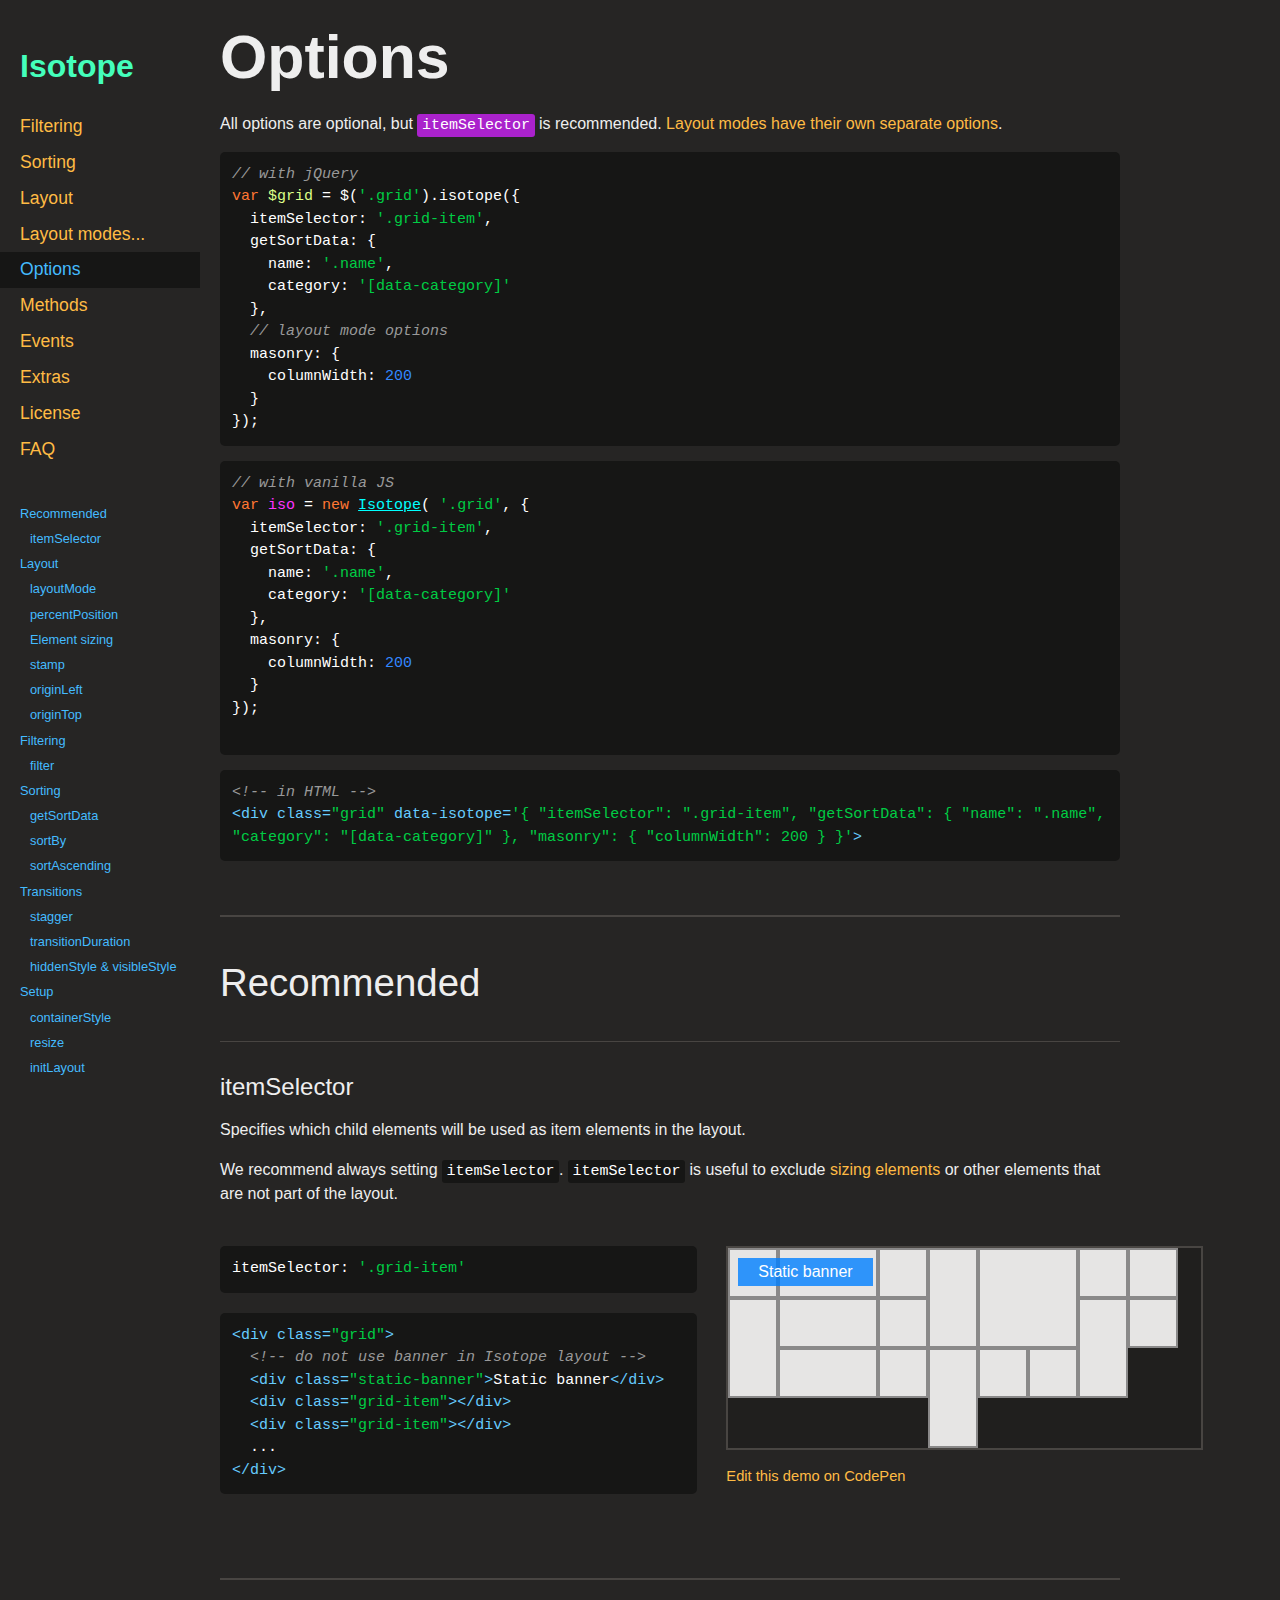
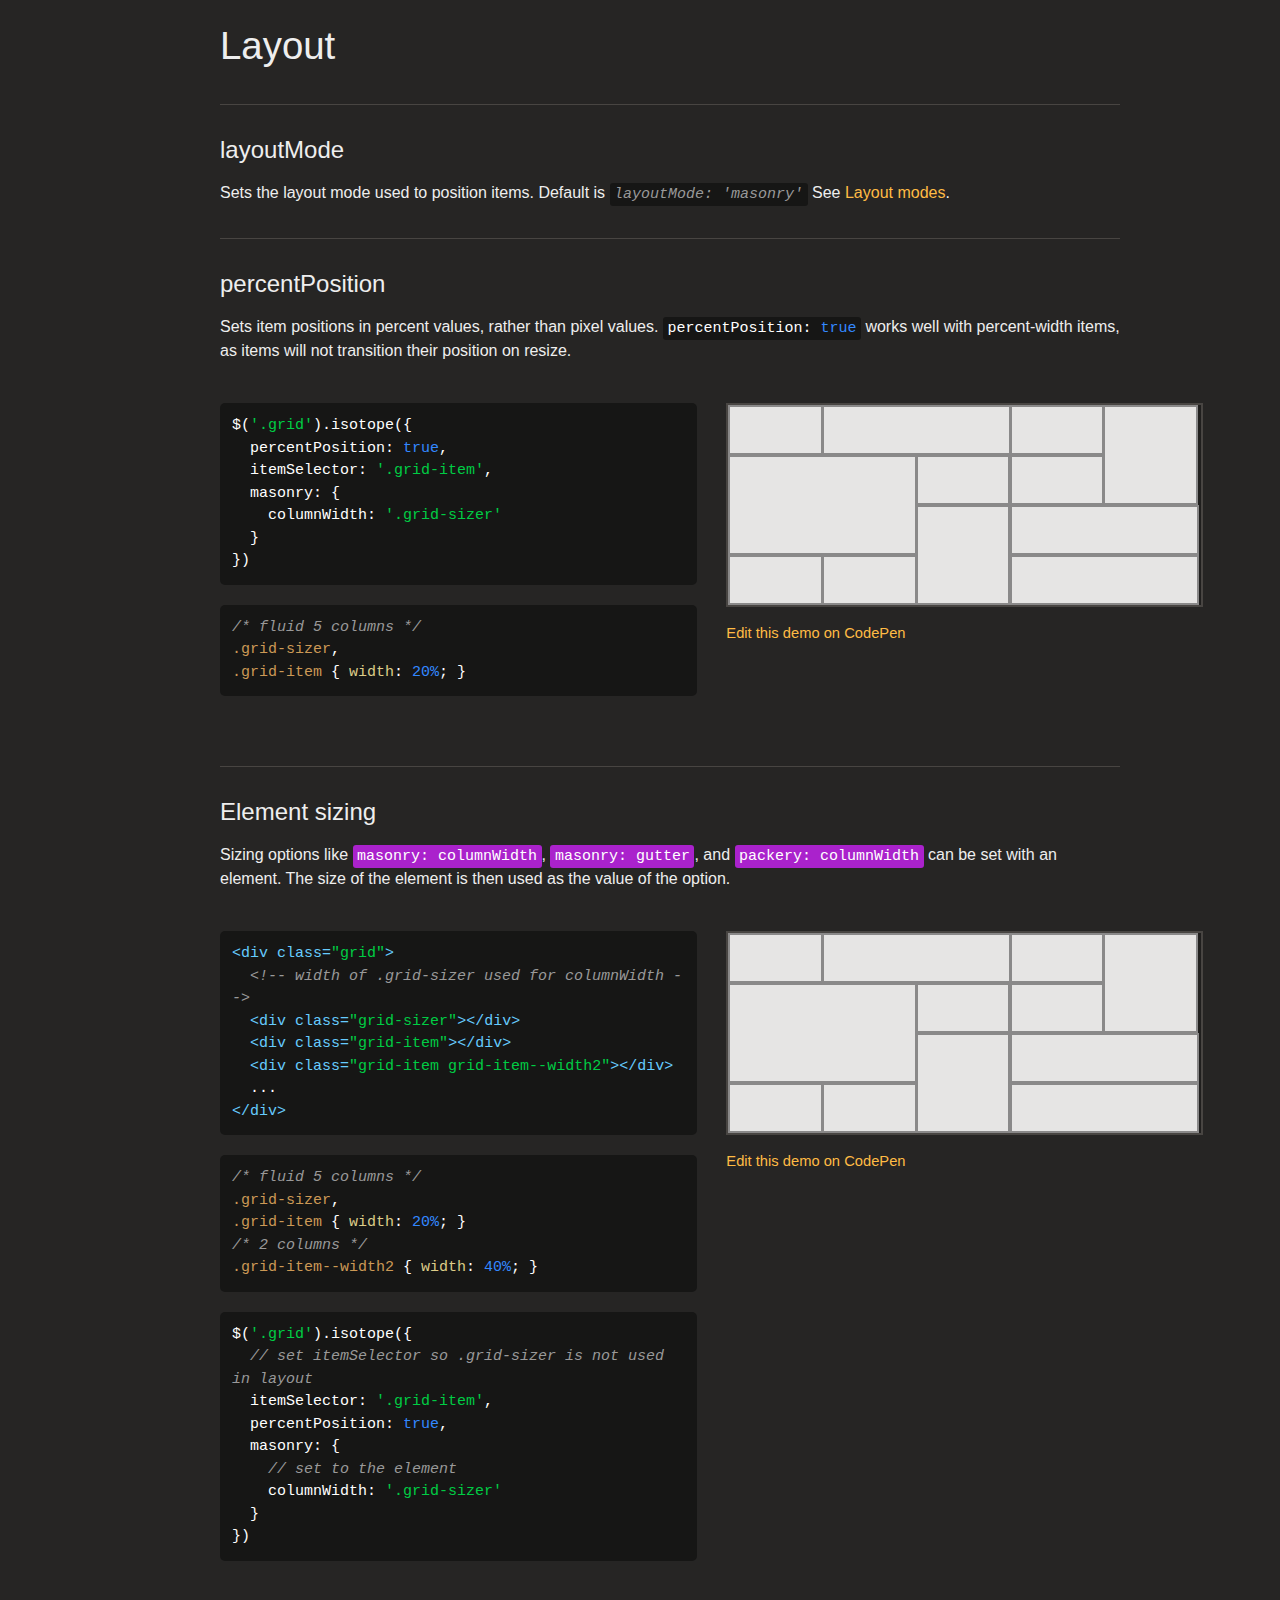
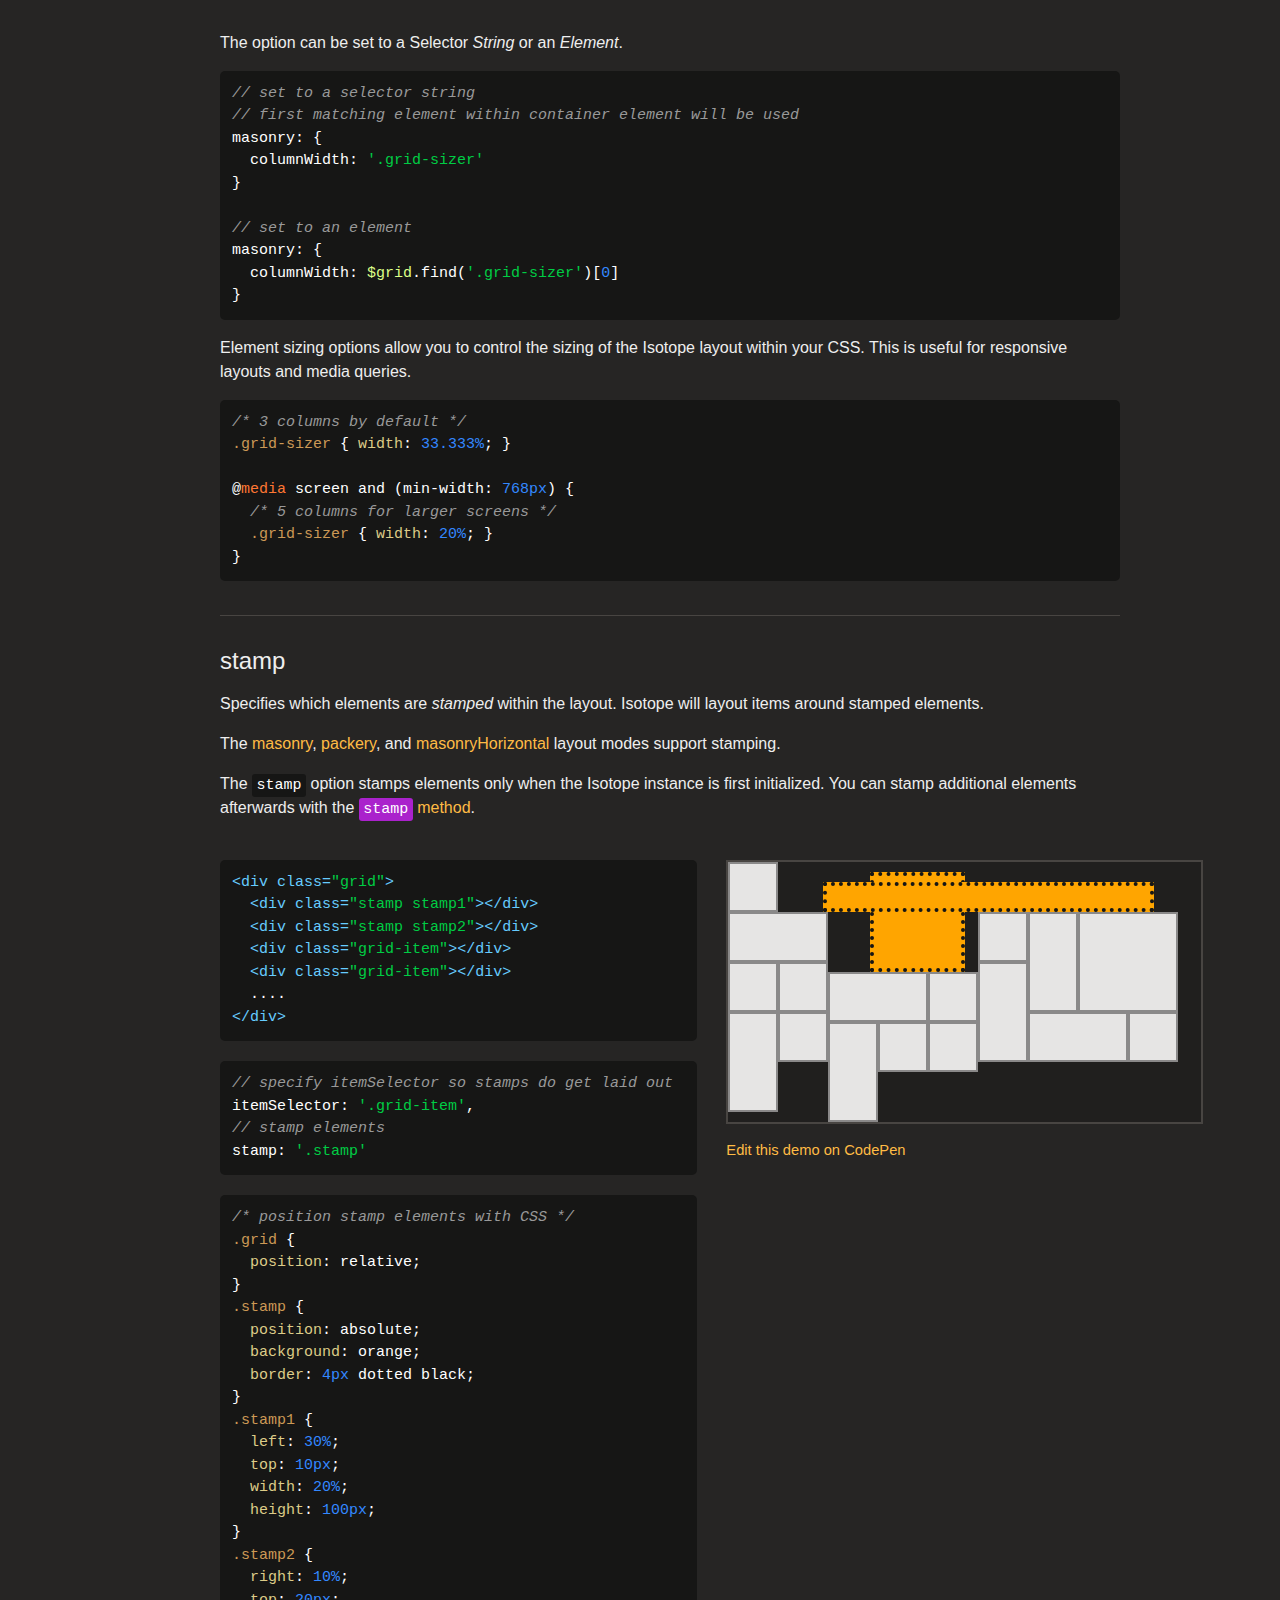
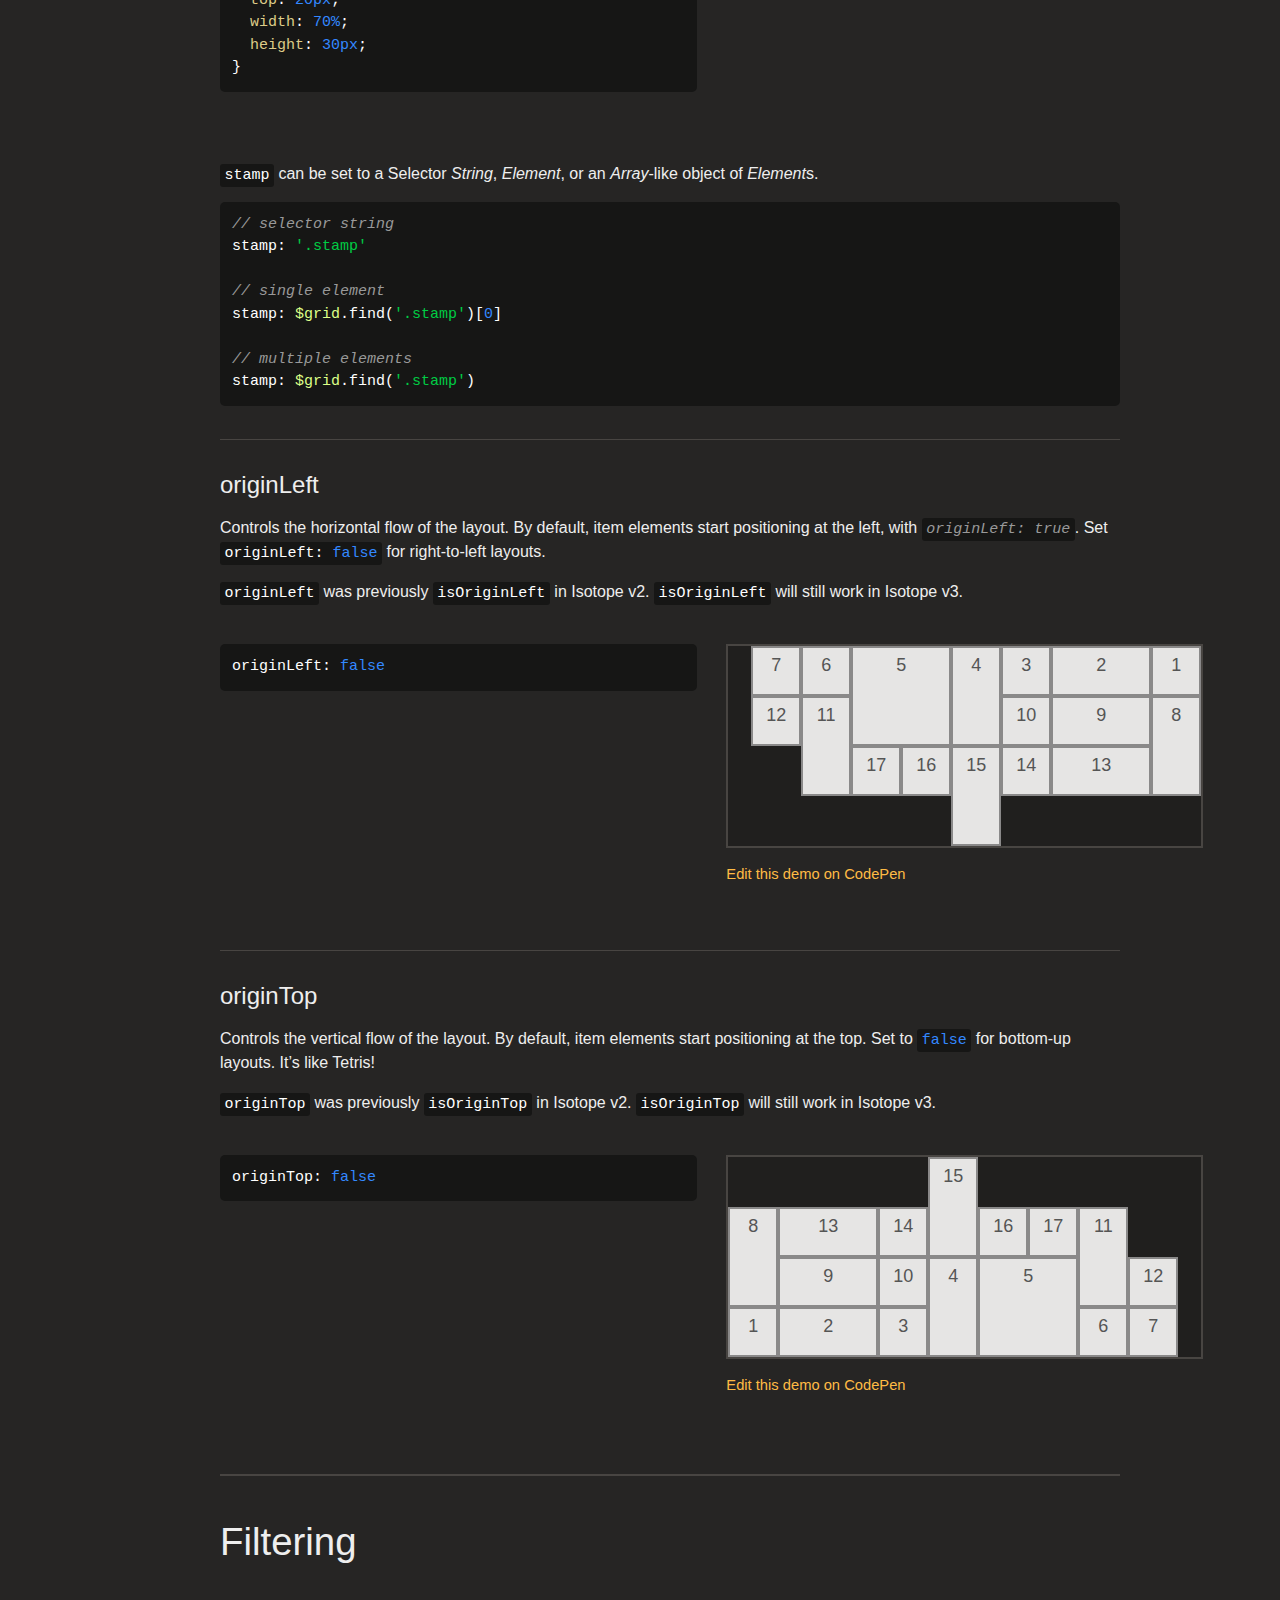
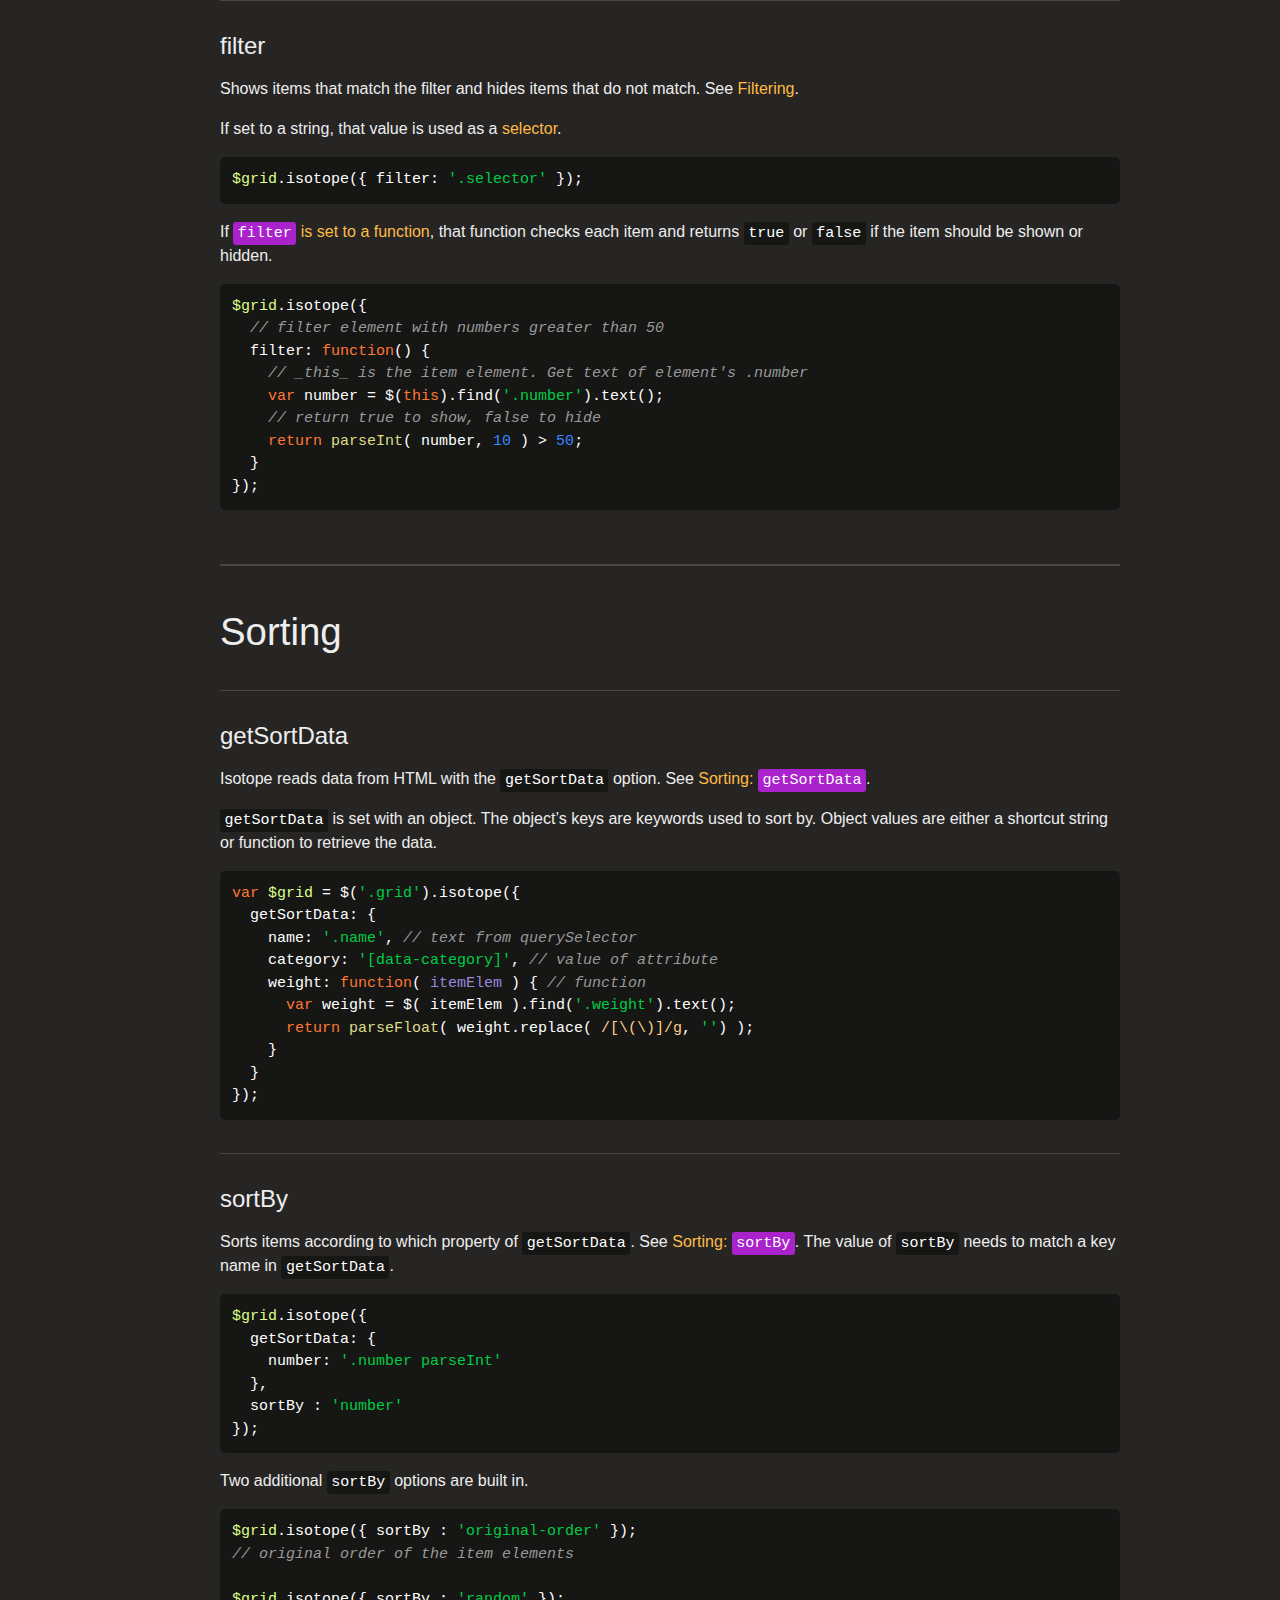
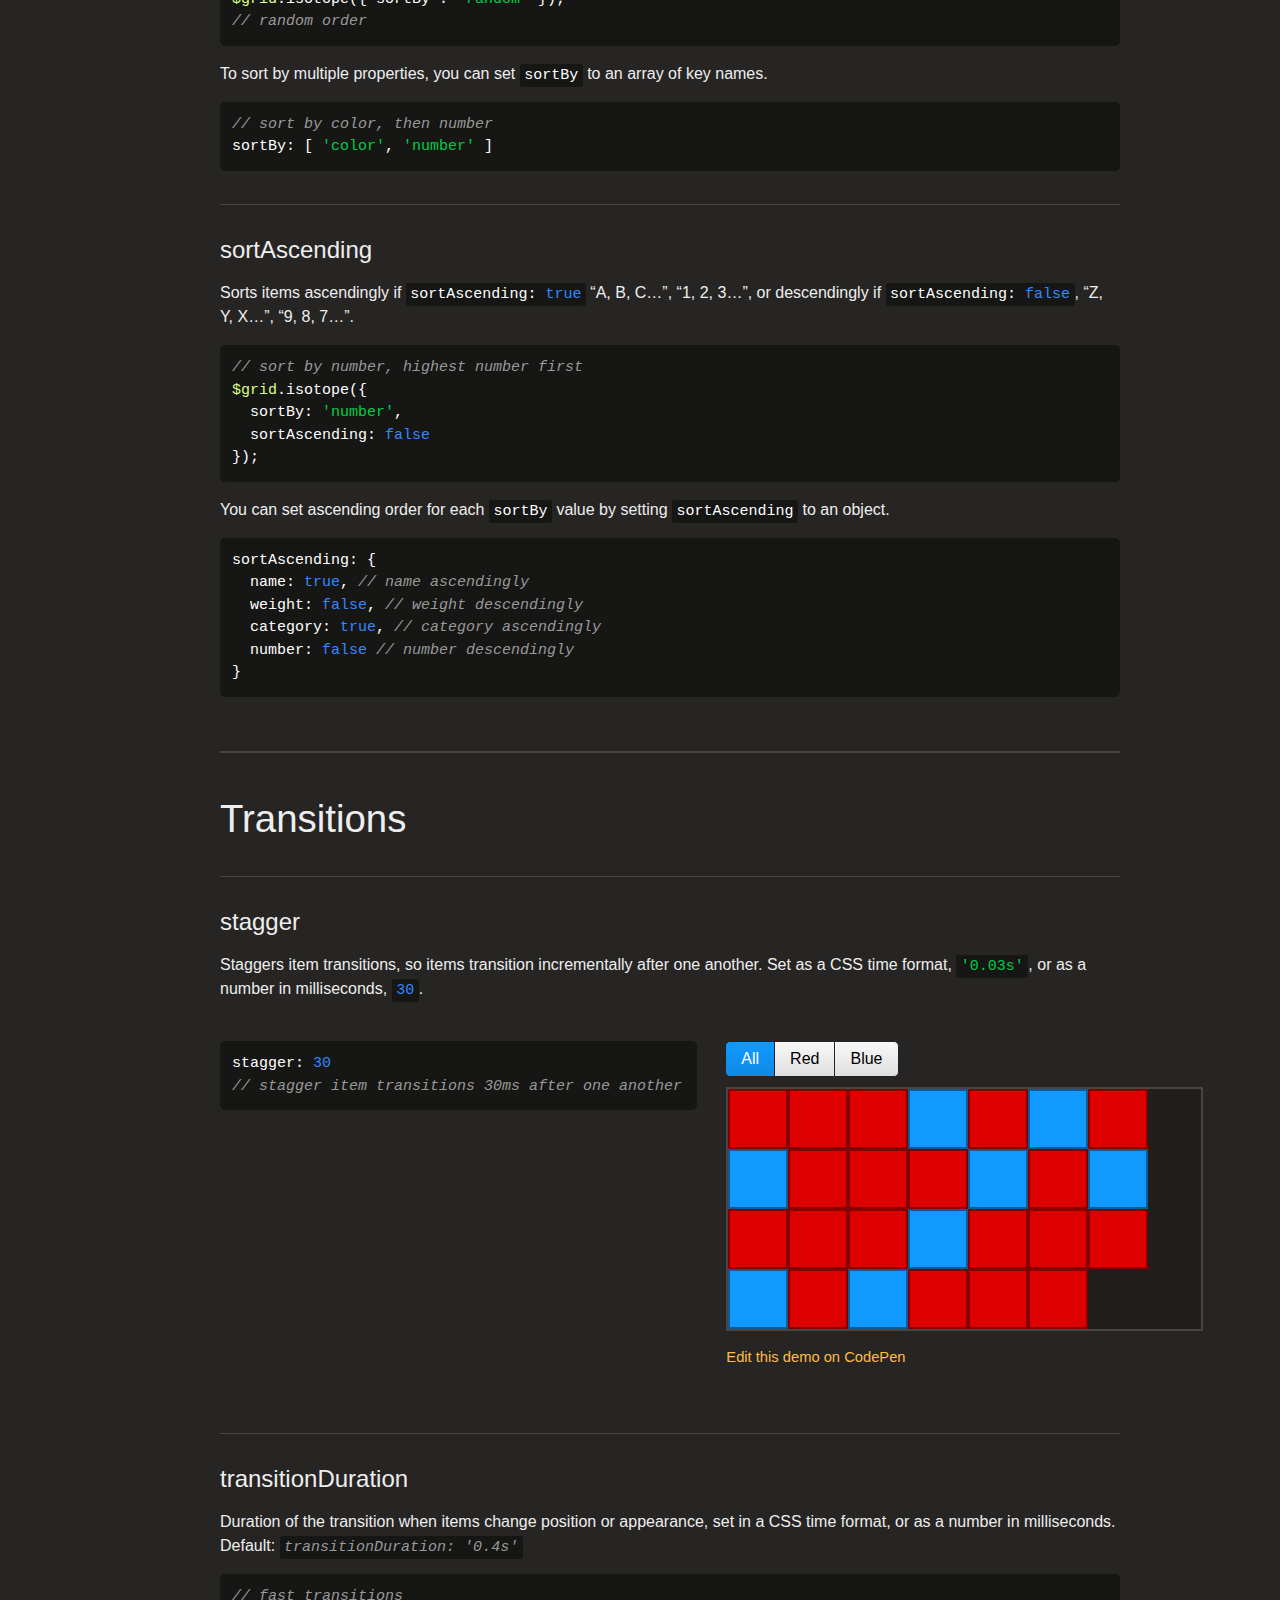
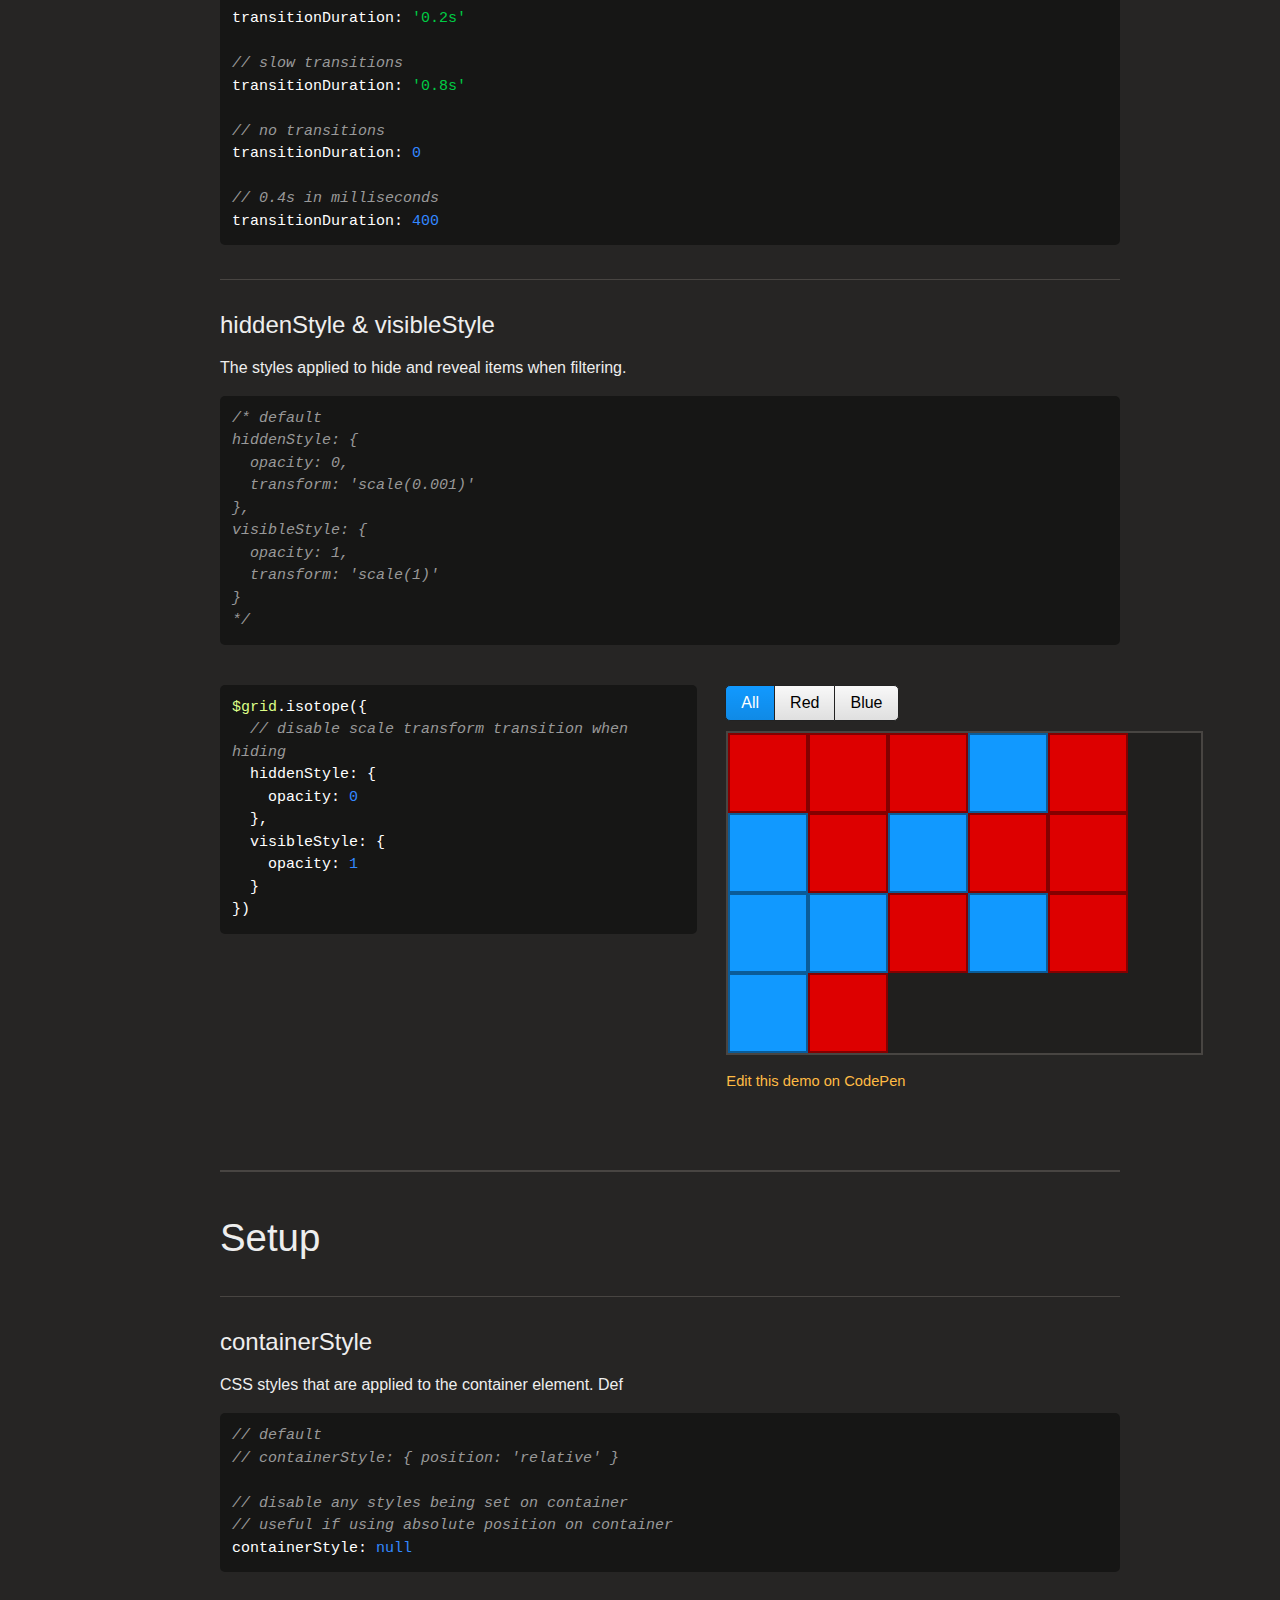
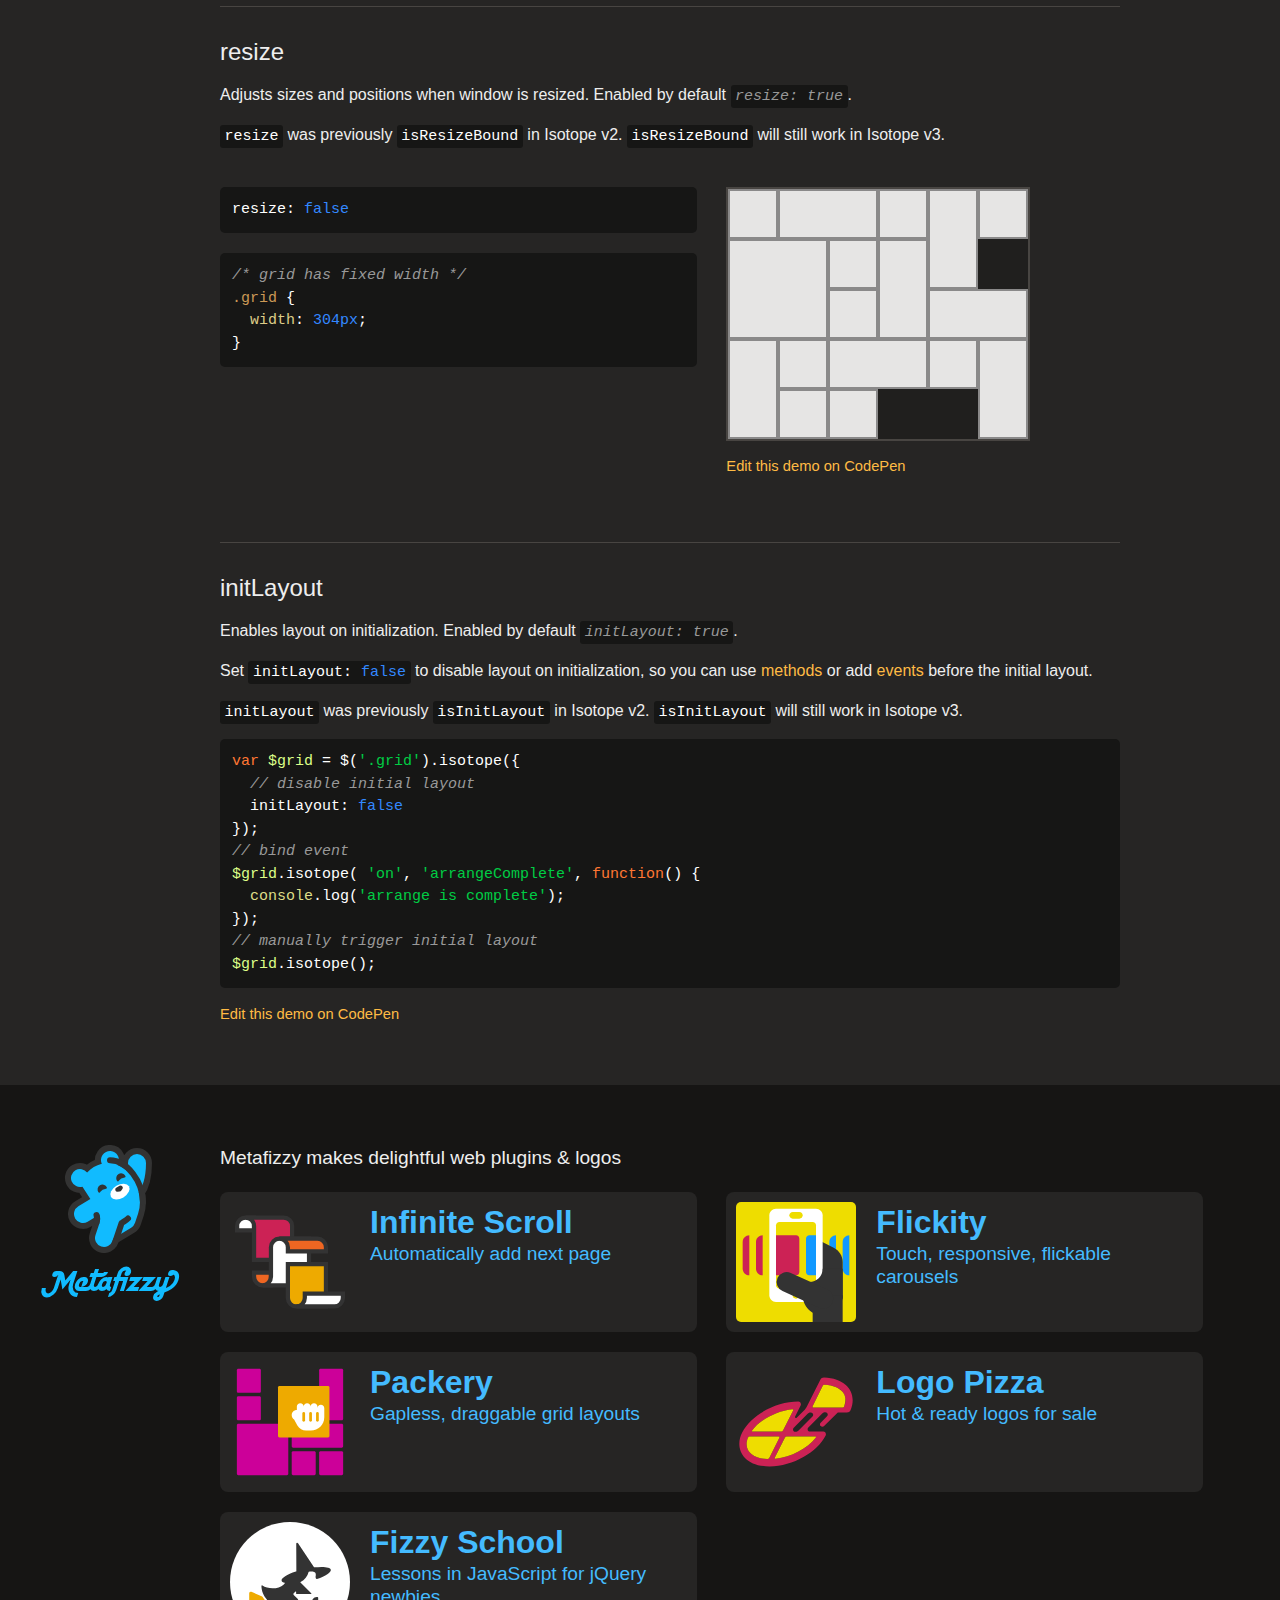
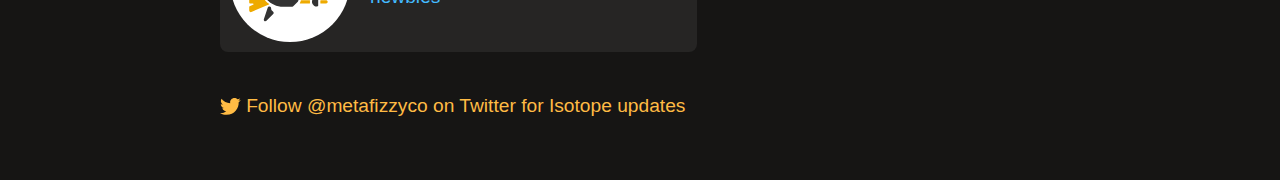
<file: isotope-docs/options.html>
<!doctype html>
<html class="export" lang="en">
<head>
  <meta charset="utf-8">
  <meta name="viewport" content="width=device-width">
  <meta name="description" content="Filter &amp; sort magical layouts">

  <title>Isotope &#xB7; Options</title>

    <!-- Isotope does not require any CSS files -->
    <link rel="stylesheet" href="css/isotope-docs.css?6" media="screen">

  <meta name="twitter:card" content="summary">
  <meta name="twitter:site" content="@metafizzyco">
  <meta name="twitter:url" content="https://isotope.metafizzy.co/options.html">
  <meta name="twitter:title" content="Isotope Options">
  <meta name="twitter:description" content="Filter &amp; sort magical layouts">

</head>
<body class="page--options">


  <div class="nav">
    <h1 class="nav__title"><a href=".">Isotope</a></h1>
  
    <ol class="site-nav">
      <li class="site-nav__item site-nav__item--filtering">
        <a class="site-nav__item__link" href="filtering.html">Filtering</a></li>
      <li class="site-nav__item site-nav__item--sorting">
        <a class="site-nav__item__link" href="sorting.html">Sorting</a></li>
      <li class="site-nav__item site-nav__item--layout ">
        <a class="site-nav__item__link" href="layout.html">Layout</a>
      </li>
      <li class="site-nav__item site-nav__item--layout-modes sub-nav-parent">
        <a class="site-nav__item__link" href="layout-modes.html">Layout modes</a>
        <ul class="sub-nav">
            <li class="sub-nav__item sub-nav__item--masonry">
              <a class="sub-nav__item__link" href="layout-modes/masonry.html">masonry</a></li>
            <li class="sub-nav__item sub-nav__item--fitrows">
              <a class="sub-nav__item__link" href="layout-modes/fitrows.html">fitRows</a></li>
            <li class="sub-nav__item sub-nav__item--vertical">
              <a class="sub-nav__item__link" href="layout-modes/vertical.html">vertical</a></li>
            <li class="sub-nav__item sub-nav__item--packery">
              <a class="sub-nav__item__link" href="layout-modes/packery.html">packery</a></li>
            <li class="sub-nav__item sub-nav__item--cellsbyrow">
              <a class="sub-nav__item__link" href="layout-modes/cellsbyrow.html">cellsByRow</a></li>
            <li class="sub-nav__item sub-nav__item--masonryhorizontal">
              <a class="sub-nav__item__link" href="layout-modes/masonryhorizontal.html">masonryHorizontal</a></li>
            <li class="sub-nav__item sub-nav__item--fitcolumns">
              <a class="sub-nav__item__link" href="layout-modes/fitcolumns.html">fitColumns</a></li>
            <li class="sub-nav__item sub-nav__item--cellsbycolumn">
              <a class="sub-nav__item__link" href="layout-modes/cellsbycolumn.html">cellsByColumn</a></li>
            <li class="sub-nav__item sub-nav__item--horiz">
              <a class="sub-nav__item__link" href="layout-modes/horiz.html">horiz</a></li>
        </ul>
      </li>
      <li class="site-nav__item site-nav__item--options">
        <a class="site-nav__item__link" href="options.html">Options</a></li>
      <li class="site-nav__item site-nav__item--methods">
        <a class="site-nav__item__link" href="methods.html">Methods</a></li>
      <li class="site-nav__item site-nav__item--events">
        <a class="site-nav__item__link" href="events.html">Events</a></li>
      <li class="site-nav__item site-nav__item--extras">
        <a class="site-nav__item__link" href="extras.html">Extras</a></li>
      <li class="site-nav__item site-nav__item--license">
        <a class="site-nav__item__link" href="license.html">License</a></li>
      <li class="site-nav__item site-nav__item--faq">
        <a class="site-nav__item__link" href="faq.html">FAQ</a></li>
    </ol>
  
    <ul class="page-nav" data-js="page-nav">
<li class="page-nav__item page-nav__item--h2"><a href="#recommended">Recommended</a></li>
<li class="page-nav__item page-nav__item--h3"><a href="#itemselector">itemSelector</a></li>
<li class="page-nav__item page-nav__item--h2"><a href="#layout">Layout</a></li>
<li class="page-nav__item page-nav__item--h3"><a href="#layoutmode">layoutMode</a></li>
<li class="page-nav__item page-nav__item--h3"><a href="#percentposition">percentPosition</a></li>
<li class="page-nav__item page-nav__item--h3"><a href="#element-sizing">Element sizing</a></li>
<li class="page-nav__item page-nav__item--h3"><a href="#stamp">stamp</a></li>
<li class="page-nav__item page-nav__item--h3"><a href="#originleft">originLeft</a></li>
<li class="page-nav__item page-nav__item--h3"><a href="#origintop">originTop</a></li>
<li class="page-nav__item page-nav__item--h2"><a href="#filtering">Filtering</a></li>
<li class="page-nav__item page-nav__item--h3"><a href="#filter">filter</a></li>
<li class="page-nav__item page-nav__item--h2"><a href="#sorting">Sorting</a></li>
<li class="page-nav__item page-nav__item--h3"><a href="#getsortdata">getSortData</a></li>
<li class="page-nav__item page-nav__item--h3"><a href="#sortby">sortBy</a></li>
<li class="page-nav__item page-nav__item--h3"><a href="#sortascending">sortAscending</a></li>
<li class="page-nav__item page-nav__item--h2"><a href="#transitions">Transitions</a></li>
<li class="page-nav__item page-nav__item--h3"><a href="#stagger">stagger</a></li>
<li class="page-nav__item page-nav__item--h3"><a href="#transitionduration">transitionDuration</a></li>
<li class="page-nav__item page-nav__item--h3"><a href="#hiddenstyle-visiblestyle">hiddenStyle &amp; visibleStyle</a></li>
<li class="page-nav__item page-nav__item--h2"><a href="#setup">Setup</a></li>
<li class="page-nav__item page-nav__item--h3"><a href="#containerstyle">containerStyle</a></li>
<li class="page-nav__item page-nav__item--h3"><a href="#resize">resize</a></li>
<li class="page-nav__item page-nav__item--h3"><a href="#initlayout">initLayout</a></li>
</ul>
  </div>


  <div id="content" class="main">
    <div class="container">
        <h1>Options</h1>


<p>All options are optional, but <a href="#itemselector"><code>itemSelector</code></a> is recommended. <a href="layout-modes.html#layout-mode-options">Layout modes have their own separate options</a>.</p>

<pre><code class="js"><span class="comment">// with jQuery</span>
<span class="keyword">var</span> <span class="jquery_var">$grid</span> = $(<span class="string">&apos;.grid&apos;</span>).isotope({
  <span class="attr">itemSelector</span>: <span class="string">&apos;.grid-item&apos;</span>,
  <span class="attr">getSortData</span>: {
    <span class="attr">name</span>: <span class="string">&apos;.name&apos;</span>,
    <span class="attr">category</span>: <span class="string">&apos;[data-category]&apos;</span>
  },
  <span class="comment">// layout mode options</span>
  masonry: {
    <span class="attr">columnWidth</span>: <span class="number">200</span>
  }
});
</code></pre>
<pre><code class="js"><span class="comment">// with vanilla JS</span>
<span class="keyword">var</span> <span class="isotope_var">iso</span> = <span class="keyword">new</span> <span class="isotope_keyword">Isotope</span>( <span class="string">&apos;.grid&apos;</span>, {
  <span class="attr">itemSelector</span>: <span class="string">&apos;.grid-item&apos;</span>,
  <span class="attr">getSortData</span>: {
    <span class="attr">name</span>: <span class="string">&apos;.name&apos;</span>,
    <span class="attr">category</span>: <span class="string">&apos;[data-category]&apos;</span>
  },
  <span class="attr">masonry</span>: {
    <span class="attr">columnWidth</span>: <span class="number">200</span>
  }
});

</code></pre>
<pre><code class="html"><span class="comment">&lt;!-- in HTML --&gt;</span>
<span class="tag">&lt;<span class="name">div</span> <span class="attr">class</span>=<span class="string">&quot;grid&quot;</span> <span class="attr">data-isotope</span>=<span class="string">&apos;{ &quot;itemSelector&quot;: &quot;.grid-item&quot;, &quot;getSortData&quot;: { &quot;name&quot;: &quot;.name&quot;, &quot;category&quot;: &quot;[data-category]&quot; }, &quot;masonry&quot;: { &quot;columnWidth&quot;: 200 } }&apos;</span>&gt;</span>
</code></pre>

<h2 id="recommended">Recommended</h2>

<h3 id="itemselector">itemSelector</h3>

<p>Specifies which child elements will be used as item elements in the layout.</p>

<p>We recommend always setting <code>itemSelector</code>. <code>itemSelector</code> is useful to exclude <a href="#element-sizing">sizing elements</a> or other elements that are not part of the layout.</p>

<div class="duo example">
  <div class="duo__cell example__code">
<pre><code class="js">itemSelector: <span class="string">&apos;.grid-item&apos;</span>
</code></pre>

<pre><code class="html"><span class="tag">&lt;<span class="name">div</span> <span class="attr">class</span>=<span class="string">&quot;grid&quot;</span>&gt;</span>
  <span class="comment">&lt;!-- do not use banner in Isotope layout --&gt;</span>
  <span class="tag">&lt;<span class="name">div</span> <span class="attr">class</span>=<span class="string">&quot;static-banner&quot;</span>&gt;</span>Static banner<span class="tag">&lt;/<span class="name">div</span>&gt;</span>
  <span class="tag">&lt;<span class="name">div</span> <span class="attr">class</span>=<span class="string">&quot;grid-item&quot;</span>&gt;</span><span class="tag">&lt;/<span class="name">div</span>&gt;</span>
  <span class="tag">&lt;<span class="name">div</span> <span class="attr">class</span>=<span class="string">&quot;grid-item&quot;</span>&gt;</span><span class="tag">&lt;/<span class="name">div</span>&gt;</span>
  ...
<span class="tag">&lt;/<span class="name">div</span>&gt;</span>
</code></pre>
  </div>
  <div class="duo__cell example__demo">
    <div class="grid grid--has-banner" data-isotope="{ &quot;itemSelector&quot;: &quot;.grid-item&quot;, &quot;masonry&quot;: { &quot;columnWidth&quot;: 50 }}">
      <div class="static-banner">Static banner</div>
      <div class="grid-item"></div>
      <div class="grid-item grid-item--width2"></div>
      <div class="grid-item"></div>
      <div class="grid-item grid-item--height2"></div>
      <div class="grid-item grid-item--width2 grid-item--height2"></div>
      <div class="grid-item"></div>
      <div class="grid-item"></div>
      <div class="grid-item grid-item--height2"></div>
      <div class="grid-item grid-item--width2"></div>
      <div class="grid-item"></div>
      <div class="grid-item grid-item--height2"></div>
      <div class="grid-item"></div>
      <div class="grid-item grid-item--width2"></div>
      <div class="grid-item"></div>
      <div class="grid-item grid-item--height2"></div>
      <div class="grid-item"></div>
      <div class="grid-item"></div>
    </div>
    <p class="edit-demo">
        <a href="https://codepen.io/desandro/pen/yNOdxr">Edit this demo on CodePen</a>
    </p>
  </div>
</div>


<h2 id="layout">Layout</h2>

<h3 id="layoutmode">layoutMode</h3>

<p>Sets the layout mode used to position items. Default is
  <code><span class="comment">layoutMode: &apos;masonry&apos;</span></code>
  See <a href="layout-modes.html">Layout modes</a>.</p>


<h3 id="percentposition">percentPosition</h3>

<p>Sets item positions in percent values, rather than pixel values. <code>percentPosition: <span class="literal">true</span></code> works well with percent-width items, as items will not transition their position on resize.</p>

<div class="duo example">
  <div class="duo__cell example__code">
<pre><code class="js">$(<span class="string">&apos;.grid&apos;</span>).isotope({
  <span class="attr">percentPosition</span>: <span class="literal">true</span>,
  <span class="attr">itemSelector</span>: <span class="string">&apos;.grid-item&apos;</span>,
  <span class="attr">masonry</span>: {
    <span class="attr">columnWidth</span>: <span class="string">&apos;.grid-sizer&apos;</span>
  }
})
</code></pre>

<pre><code class="css"><span class="comment">/* fluid 5 columns */</span>
<span class="selector-class">.grid-sizer</span>,
<span class="selector-class">.grid-item</span> { <span class="attribute">width</span>: <span class="number">20%</span>; }
</code></pre>
  </div>
  <div class="duo__cell example__demo">
    <div class="grid grid--fluid-5-col" data-isotope="{ &quot;masonry&quot;: { &quot;columnWidth&quot;: &quot;.grid-sizer&quot; }, &quot;itemSelector&quot;: &quot;.grid-item&quot;, &quot;percentPosition&quot;: true }">
      <div class="grid-sizer"></div>
      <div class="grid-item"></div>
      <div class="grid-item grid-item--width2"></div>
      <div class="grid-item"></div>
      <div class="grid-item grid-item--height2"></div>
      <div class="grid-item grid-item--width2 grid-item--height2"></div>
      <div class="grid-item"></div>
      <div class="grid-item"></div>
      <div class="grid-item grid-item--height2"></div>
      <div class="grid-item grid-item--width2"></div>
      <div class="grid-item"></div>
      <div class="grid-item grid-item--width2"></div>
      <div class="grid-item"></div>
    </div>
    <p class="edit-demo">
        <a href="https://codepen.io/desandro/pen/mIkhq">Edit this demo on CodePen</a>
    </p>
  </div>
</div>


<h3 id="element-sizing">Element sizing</h3>

<p>Sizing options like <a href="layout-modes/masonry.html#columnwidth"><code>masonry: columnWidth</code></a>, <a href="layout-modes/masonry.html#gutter"><code>masonry: gutter</code></a>, and <a href="layout-modes/packery.html#columnwidth"><code>packery: columnWidth</code></a> can be set with an element. The size of the element is then used as the value of the option.</p>

<div class="duo example">
  <div class="duo__cell example__code">
<pre><code class="html"><span class="tag">&lt;<span class="name">div</span> <span class="attr">class</span>=<span class="string">&quot;grid&quot;</span>&gt;</span>
  <span class="comment">&lt;!-- width of .grid-sizer used for columnWidth --&gt;</span>
  <span class="tag">&lt;<span class="name">div</span> <span class="attr">class</span>=<span class="string">&quot;grid-sizer&quot;</span>&gt;</span><span class="tag">&lt;/<span class="name">div</span>&gt;</span>
  <span class="tag">&lt;<span class="name">div</span> <span class="attr">class</span>=<span class="string">&quot;grid-item&quot;</span>&gt;</span><span class="tag">&lt;/<span class="name">div</span>&gt;</span>
  <span class="tag">&lt;<span class="name">div</span> <span class="attr">class</span>=<span class="string">&quot;grid-item grid-item--width2&quot;</span>&gt;</span><span class="tag">&lt;/<span class="name">div</span>&gt;</span>
  ...
<span class="tag">&lt;/<span class="name">div</span>&gt;</span>
</code></pre>

<pre><code class="css"><span class="comment">/* fluid 5 columns */</span>
<span class="selector-class">.grid-sizer</span>,
<span class="selector-class">.grid-item</span> { <span class="attribute">width</span>: <span class="number">20%</span>; }
<span class="comment">/* 2 columns */</span>
<span class="selector-class">.grid-item--width2</span> { <span class="attribute">width</span>: <span class="number">40%</span>; }
</code></pre>

<pre><code class="js">$(<span class="string">&apos;.grid&apos;</span>).isotope({
  <span class="comment">// set itemSelector so .grid-sizer is not used in layout</span>
  itemSelector: <span class="string">&apos;.grid-item&apos;</span>,
  <span class="attr">percentPosition</span>: <span class="literal">true</span>,
  <span class="attr">masonry</span>: {
    <span class="comment">// set to the element</span>
    columnWidth: <span class="string">&apos;.grid-sizer&apos;</span>
  }
})
</code></pre>
  </div>
  <div class="duo__cell examle__demo">
    <div class="grid grid--fluid-5-col" data-isotope="{ &quot;masonry&quot;: { &quot;columnWidth&quot;: &quot;.grid-sizer&quot; }, &quot;itemSelector&quot;: &quot;.grid-item&quot;, &quot;percentPosition&quot;: true }">
      <div class="grid-sizer"></div>
      <div class="grid-item"></div>
      <div class="grid-item grid-item--width2"></div>
      <div class="grid-item"></div>
      <div class="grid-item grid-item--height2"></div>
      <div class="grid-item grid-item--width2 grid-item--height2"></div>
      <div class="grid-item"></div>
      <div class="grid-item"></div>
      <div class="grid-item grid-item--height2"></div>
      <div class="grid-item grid-item--width2"></div>
      <div class="grid-item"></div>
      <div class="grid-item grid-item--width2"></div>
      <div class="grid-item"></div>
    </div>

    <p class="edit-demo">
        <a href="https://codepen.io/desandro/pen/mIkhq">Edit this demo on CodePen</a>
    </p>
  </div>
</div>

<p>The option can be set to a Selector <i>String</i> or an <i>Element</i>.</p>

<pre><code class="js"><span class="comment">// set to a selector string</span>
<span class="comment">// first matching element within container element will be used</span>
masonry: {
  <span class="attr">columnWidth</span>: <span class="string">&apos;.grid-sizer&apos;</span>
}

<span class="comment">// set to an element</span>
masonry: {
  <span class="attr">columnWidth</span>: <span class="jquery_var">$grid</span>.find(<span class="string">&apos;.grid-sizer&apos;</span>)[<span class="number">0</span>]
}
</code></pre>

<p>Element sizing options allow you to control the sizing of the Isotope layout within your CSS. This is useful for responsive layouts and media queries.</p>

<pre><code class="css"><span class="comment">/* 3 columns by default */</span>
<span class="selector-class">.grid-sizer</span> { <span class="attribute">width</span>: <span class="number">33.333%</span>; }

@<span class="keyword">media</span> screen and (min-width: <span class="number">768px</span>) {
  <span class="comment">/* 5 columns for larger screens */</span>
  <span class="selector-class">.grid-sizer</span> { <span class="attribute">width</span>: <span class="number">20%</span>; }
}
</code></pre>


<h3 id="stamp">stamp</h3>

<p>Specifies which elements are <em>stamped</em> within the layout. Isotope will layout items around stamped elements.</p>

<p>The <a href="layout-modes/masonry.html">masonry</a>, <a href="layout-modes/packery.html">packery</a>, and <a href="layout-modes/masonryhorizontal.html">masonryHorizontal</a> layout modes support stamping.</p>

<p>The <code>stamp</code> option stamps elements only when the Isotope instance is first initialized. You can stamp additional elements afterwards with the <a href="methods.html#stamp"><code>stamp</code> method</a>.</p>

<div class="duo example">
  <div class="duo__cell example__code">
<pre><code class="html"><span class="tag">&lt;<span class="name">div</span> <span class="attr">class</span>=<span class="string">&quot;grid&quot;</span>&gt;</span>
  <span class="tag">&lt;<span class="name">div</span> <span class="attr">class</span>=<span class="string">&quot;stamp stamp1&quot;</span>&gt;</span><span class="tag">&lt;/<span class="name">div</span>&gt;</span>
  <span class="tag">&lt;<span class="name">div</span> <span class="attr">class</span>=<span class="string">&quot;stamp stamp2&quot;</span>&gt;</span><span class="tag">&lt;/<span class="name">div</span>&gt;</span>
  <span class="tag">&lt;<span class="name">div</span> <span class="attr">class</span>=<span class="string">&quot;grid-item&quot;</span>&gt;</span><span class="tag">&lt;/<span class="name">div</span>&gt;</span>
  <span class="tag">&lt;<span class="name">div</span> <span class="attr">class</span>=<span class="string">&quot;grid-item&quot;</span>&gt;</span><span class="tag">&lt;/<span class="name">div</span>&gt;</span>
  ....
<span class="tag">&lt;/<span class="name">div</span>&gt;</span>
</code></pre>

<pre><code class="js"><span class="comment">// specify itemSelector so stamps do get laid out</span>
itemSelector: <span class="string">&apos;.grid-item&apos;</span>,
<span class="comment">// stamp elements</span>
stamp: <span class="string">&apos;.stamp&apos;</span>
</code></pre>

<pre><code class="css"><span class="comment">/* position stamp elements with CSS */</span>
<span class="selector-class">.grid</span> {
  <span class="attribute">position</span>: relative;
}
<span class="selector-class">.stamp</span> {
  <span class="attribute">position</span>: absolute;
  <span class="attribute">background</span>: orange;
  <span class="attribute">border</span>: <span class="number">4px</span> dotted black;
}
<span class="selector-class">.stamp1</span> {
  <span class="attribute">left</span>: <span class="number">30%</span>;
  <span class="attribute">top</span>: <span class="number">10px</span>;
  <span class="attribute">width</span>: <span class="number">20%</span>;
  <span class="attribute">height</span>: <span class="number">100px</span>;
}
<span class="selector-class">.stamp2</span> {
  <span class="attribute">right</span>: <span class="number">10%</span>;
  <span class="attribute">top</span>: <span class="number">20px</span>;
  <span class="attribute">width</span>: <span class="number">70%</span>;
  <span class="attribute">height</span>: <span class="number">30px</span>;
}
</code></pre>
  </div>
  <div class="duo__cell example__demo">
    <div class="grid grid--has-stamp" data-isotope="{ &quot;itemSelector&quot;: &quot;.grid-item&quot;, &quot;stamp&quot;: &quot;.stamp&quot;, &quot;masonry&quot;: { &quot;columnWidth&quot;: 50 } }">
      <div class="stamp stamp--stamp-option-stamp1"></div>
      <div class="stamp stamp--stamp-option-stamp2"></div>
      <div class="grid-item"></div>
      <div class="grid-item grid-item--width2"></div>
      <div class="grid-item"></div>
      <div class="grid-item grid-item--height2"></div>
      <div class="grid-item grid-item--width2 grid-item--height2"></div>
      <div class="grid-item"></div>
      <div class="grid-item"></div>
      <div class="grid-item grid-item--height2"></div>
      <div class="grid-item grid-item--width2"></div>
      <div class="grid-item"></div>
      <div class="grid-item grid-item--height2"></div>
      <div class="grid-item"></div>
      <div class="grid-item grid-item--width2"></div>
      <div class="grid-item"></div>
      <div class="grid-item grid-item--height2"></div>
      <div class="grid-item"></div>
      <div class="grid-item"></div>
    </div>

    <p class="edit-demo">
        <a href="https://codepen.io/desandro/pen/jfhnx">Edit this demo on CodePen</a>
    </p>
  </div>
</div>

<p><code>stamp</code> can be set to a Selector <i>String</i>, <i>Element</i>, or an <i>Array</i>-like object of <i>Element</i>s.</p>

<pre><code class="js"><span class="comment">// selector string</span>
stamp: <span class="string">&apos;.stamp&apos;</span>

<span class="comment">// single element</span>
stamp: <span class="jquery_var">$grid</span>.find(<span class="string">&apos;.stamp&apos;</span>)[<span class="number">0</span>]

<span class="comment">// multiple elements</span>
stamp: <span class="jquery_var">$grid</span>.find(<span class="string">&apos;.stamp&apos;</span>)
</code></pre>


<h3 id="originleft">originLeft</h3>

<p>Controls the horizontal flow of the layout. By default, item elements start positioning at the left, with <code><span class="comment">originLeft: true</span></code>. Set <code>originLeft: <span class="literal">false</span></code> for right-to-left layouts.</p>

<p><code>originLeft</code> was previously <code>isOriginLeft</code> in Isotope v2. <code>isOriginLeft</code> will still work in Isotope v3.</p>

<div class="duo example">
  <div class="duo__cell example__code">
<pre><code class="js">originLeft: <span class="literal">false</span>
</code></pre>
  </div>
  <div class="duo__cell example__code">
    <div class="grid grid--counting" data-isotope="{ &quot;originLeft&quot;: false, &quot;masonry&quot;: { &quot;columnWidth&quot;: 50 } }">
      <div class="grid-item"></div>
      <div class="grid-item grid-item--width2"></div>
      <div class="grid-item"></div>
      <div class="grid-item grid-item--height2"></div>
      <div class="grid-item grid-item--width2 grid-item--height2"></div>
      <div class="grid-item"></div>
      <div class="grid-item"></div>
      <div class="grid-item grid-item--height2"></div>
      <div class="grid-item grid-item--width2"></div>
      <div class="grid-item"></div>
      <div class="grid-item grid-item--height2"></div>
      <div class="grid-item"></div>
      <div class="grid-item grid-item--width2"></div>
      <div class="grid-item"></div>
      <div class="grid-item grid-item--height2"></div>
      <div class="grid-item"></div>
      <div class="grid-item"></div>
    </div>

    <p class="edit-demo">
        <a href="https://codepen.io/desandro/pen/gadFJ">Edit this demo on CodePen</a>
    </p>
  </div>
</div>


<h3 id="origintop">originTop</h3>

<p>Controls the vertical flow of the layout. By default, item elements start positioning at the top. Set to <code><span class="literal">false</span></code> for bottom-up layouts. It&#x2019;s like Tetris!</p>

<p><code>originTop</code> was previously <code>isOriginTop</code> in Isotope v2. <code>isOriginTop</code> will still work in Isotope v3.</p>

<div class="duo example">
  <div class="duo__cell example__code">
<pre><code class="js">originTop: <span class="literal">false</span>
</code></pre>
  </div>
  <div class="duo__cell example__demo">
    <div class="grid grid--counting" data-isotope="{ &quot;originTop&quot;: false }">
      <div class="grid-item"></div>
      <div class="grid-item grid-item--width2"></div>
      <div class="grid-item"></div>
      <div class="grid-item grid-item--height2"></div>
      <div class="grid-item grid-item--width2 grid-item--height2"></div>
      <div class="grid-item"></div>
      <div class="grid-item"></div>
      <div class="grid-item grid-item--height2"></div>
      <div class="grid-item grid-item--width2"></div>
      <div class="grid-item"></div>
      <div class="grid-item grid-item--height2"></div>
      <div class="grid-item"></div>
      <div class="grid-item grid-item--width2"></div>
      <div class="grid-item"></div>
      <div class="grid-item grid-item--height2"></div>
      <div class="grid-item"></div>
      <div class="grid-item"></div>
    </div>
    <p class="edit-demo">
        <a href="https://codepen.io/desandro/pen/kxFJH">Edit this demo on CodePen</a>
    </p>
  </div>
</div>


<h2 id="filtering">Filtering</h2>

<h3 id="filter">filter</h3>

<p>Shows items that match the filter and hides items that do not match. See <a href="filtering.html">Filtering</a>.</p>

<p>If set to a string, that value is used as a <a href="filtering.html#selectors">selector</a>.</p>

<pre><code class="js"><span class="jquery_var">$grid</span>.isotope({ <span class="attr">filter</span>: <span class="string">&apos;.selector&apos;</span> });
</code></pre>

<p>If <a href="filtering.html#functions"><code>filter</code> is set to a function</a>, that function checks each item and returns <code>true</code> or <code>false</code> if the item should be shown or hidden.</p>

<pre><code class="js"><span class="jquery_var">$grid</span>.isotope({
  <span class="comment">// filter element with numbers greater than 50</span>
  filter: <span class="function"><span class="keyword">function</span>(<span class="params"></span>) </span>{
    <span class="comment">// _this_ is the item element. Get text of element&apos;s .number</span>
    <span class="keyword">var</span> number = $(<span class="keyword">this</span>).find(<span class="string">&apos;.number&apos;</span>).text();
    <span class="comment">// return true to show, false to hide</span>
    <span class="keyword">return</span> <span class="built_in">parseInt</span>( number, <span class="number">10</span> ) &gt; <span class="number">50</span>;
  }
});
</code></pre>


<h2 id="sorting">Sorting</h2>


<h3 id="getsortdata">getSortData</h3>

<p>Isotope reads data from HTML with the <code>getSortData</code> option. See <a href="sorting.html#getsortdata">Sorting: <code>getSortData</code></a>.</p>

<p><code>getSortData</code> is set with an object. The object&#x2019;s keys are keywords used to sort by. Object values are either a shortcut string or function to retrieve the data.</p>

<pre><code class="js"><span class="keyword">var</span> <span class="jquery_var">$grid</span> = $(<span class="string">&apos;.grid&apos;</span>).isotope({
  <span class="attr">getSortData</span>: {
    <span class="attr">name</span>: <span class="string">&apos;.name&apos;</span>, <span class="comment">// text from querySelector</span>
    category: <span class="string">&apos;[data-category]&apos;</span>, <span class="comment">// value of attribute</span>
    weight: <span class="function"><span class="keyword">function</span>(<span class="params"> itemElem </span>) </span>{ <span class="comment">// function</span>
      <span class="keyword">var</span> weight = $( itemElem ).find(<span class="string">&apos;.weight&apos;</span>).text();
      <span class="keyword">return</span> <span class="built_in">parseFloat</span>( weight.replace( <span class="regexp">/[\(\)]/g</span>, <span class="string">&apos;&apos;</span>) );
    }
  }
});
</code></pre>


<h3 id="sortby">sortBy</h3>

<p>Sorts items according to which property of <code>getSortData</code>. See <a href="sorting.html#sortby">Sorting: <code>sortBy</code></a>. The value of <code>sortBy</code> needs to match a key name in <code>getSortData</code>.</p>

<pre><code class="js"><span class="jquery_var">$grid</span>.isotope({
  <span class="attr">getSortData</span>: {
    <span class="attr">number</span>: <span class="string">&apos;.number parseInt&apos;</span>
  },
  <span class="attr">sortBy</span> : <span class="string">&apos;number&apos;</span>
});
</code></pre>


<p>Two additional <code>sortBy</code> options are built in.</p>

<pre><code class="js"><span class="jquery_var">$grid</span>.isotope({ <span class="attr">sortBy</span> : <span class="string">&apos;original-order&apos;</span> });
<span class="comment">// original order of the item elements</span>

<span class="jquery_var">$grid</span>.isotope({ <span class="attr">sortBy</span> : <span class="string">&apos;random&apos;</span> });
<span class="comment">// random order</span>
</code></pre>

<p>To sort by multiple properties, you can set <code>sortBy</code> to an array of key names.</p>

<pre><code class="js"><span class="comment">// sort by color, then number</span>
sortBy: [ <span class="string">&apos;color&apos;</span>, <span class="string">&apos;number&apos;</span> ]
</code></pre>


<h3 id="sortascending">sortAscending</h3>

<p>Sorts items ascendingly if <code>sortAscending: <span class="literal">true</span></code> &#x201C;A, B, C&#x2026;&#x201D;, &#x201C;1, 2, 3&#x2026;&#x201D;, or descendingly if <code>sortAscending: <span class="literal">false</span></code>, &#x201C;Z, Y, X&#x2026;&#x201D;, &#x201C;9, 8, 7&#x2026;&#x201D;.</p>

<pre><code class="js"><span class="comment">// sort by number, highest number first</span>
<span class="jquery_var">$grid</span>.isotope({
  <span class="attr">sortBy</span>: <span class="string">&apos;number&apos;</span>,
  <span class="attr">sortAscending</span>: <span class="literal">false</span>
});
</code></pre>


<p>You can set ascending order for each <code>sortBy</code> value by setting <code>sortAscending</code> to an object.</p>

<pre><code class="js">sortAscending: {
  <span class="attr">name</span>: <span class="literal">true</span>, <span class="comment">// name ascendingly</span>
  weight: <span class="literal">false</span>, <span class="comment">// weight descendingly</span>
  category: <span class="literal">true</span>, <span class="comment">// category ascendingly</span>
  number: <span class="literal">false</span> <span class="comment">// number descendingly</span>
}
</code></pre>



<h2 id="transitions">Transitions</h2>


<h3 id="stagger">stagger</h3>

<p>Staggers item transitions, so items transition incrementally after one another. Set as a CSS time format, <code><span class="string">&apos;0.03s&apos;</span></code>, or as a number in milliseconds, <code><span class="number">30</span></code>.</p>

<div class="duo example">
  <div class="duo__cell example__code">
<pre><code class="js">stagger: <span class="number">30</span>
<span class="comment">// stagger item transitions 30ms after one another</span>
</code></pre>
  </div>
  <div class="duo__cell example__demo" data-js="stagger">
  
    <div class="button-group js-radio-button-group">
      <button class="button is-checked" data-filter="*">All</button>
      <button class="button" data-filter=".grid-item--filter-block-red">Red</button>
      <button class="button" data-filter=".grid-item--filter-block-blue">Blue</button>
    </div>
  
    <div class="grid">
      <div class="grid-item grid-item--filter-block-red"></div>
      <div class="grid-item grid-item--filter-block-red"></div>
      <div class="grid-item grid-item--filter-block-red"></div>
      <div class="grid-item grid-item--filter-block-blue"></div>
      <div class="grid-item grid-item--filter-block-red"></div>
      <div class="grid-item grid-item--filter-block-blue"></div>
      <div class="grid-item grid-item--filter-block-red"></div>
      <div class="grid-item grid-item--filter-block-blue"></div>
      <div class="grid-item grid-item--filter-block-red"></div>
      <div class="grid-item grid-item--filter-block-red"></div>
      <div class="grid-item grid-item--filter-block-red"></div>
      <div class="grid-item grid-item--filter-block-blue"></div>
      <div class="grid-item grid-item--filter-block-red"></div>
      <div class="grid-item grid-item--filter-block-blue"></div>
      <div class="grid-item grid-item--filter-block-red"></div>
      <div class="grid-item grid-item--filter-block-red"></div>
      <div class="grid-item grid-item--filter-block-red"></div>
      <div class="grid-item grid-item--filter-block-blue"></div>
      <div class="grid-item grid-item--filter-block-red"></div>
      <div class="grid-item grid-item--filter-block-red"></div>
      <div class="grid-item grid-item--filter-block-red"></div>
      <div class="grid-item grid-item--filter-block-blue"></div>
      <div class="grid-item grid-item--filter-block-red"></div>
      <div class="grid-item grid-item--filter-block-blue"></div>
      <div class="grid-item grid-item--filter-block-red"></div>
      <div class="grid-item grid-item--filter-block-red"></div>
      <div class="grid-item grid-item--filter-block-red"></div>
    </div>
    <p class="edit-demo">
        <a href="https://codepen.io/desandro/pen/WwavbO">Edit this demo on CodePen</a>
    </p>
  </div>
</div>


<h3 id="transitionduration">transitionDuration</h3>

<p>Duration of the transition when items change position or appearance, set in a CSS time format, or as a number in milliseconds. Default: <code><span class="comment">transitionDuration: &apos;0.4s&apos;</span></code></p>

<pre><code class="js"><span class="comment">// fast transitions</span>
transitionDuration: <span class="string">&apos;0.2s&apos;</span>

<span class="comment">// slow transitions</span>
transitionDuration: <span class="string">&apos;0.8s&apos;</span>

<span class="comment">// no transitions</span>
transitionDuration: <span class="number">0</span>

<span class="comment">// 0.4s in milliseconds</span>
transitionDuration: <span class="number">400</span>
</code></pre>



<h3 id="hiddenstyle-visiblestyle">hiddenStyle &amp; visibleStyle</h3>

<p>The styles applied to hide and reveal items when filtering.</p>

<pre><code class="js"><span class="comment">/* default
hiddenStyle: {
  opacity: 0,
  transform: &apos;scale(0.001)&apos;
},
visibleStyle: {
  opacity: 1,
  transform: &apos;scale(1)&apos;
}
*/</span>
</code></pre>

<div class="duo example">
  <div class="duo__cell example__code">
<pre><code class="js"><span class="jquery_var">$grid</span>.isotope({
  <span class="comment">// disable scale transform transition when hiding</span>
  hiddenStyle: {
    <span class="attr">opacity</span>: <span class="number">0</span>
  },
  <span class="attr">visibleStyle</span>: {
    <span class="attr">opacity</span>: <span class="number">1</span>
  }
})
</code></pre>
  </div>

  <div class="duo__cell example__demo" data-js="visible-hidden-style">
  
    <div class="button-group js-radio-button-group">
      <button class="button is-checked" data-filter="*">All</button>
      <button class="button" data-filter=".grid-item--filter-block-red">Red</button>
      <button class="button" data-filter=".grid-item--filter-block-blue">Blue</button>
    </div>
  
    <div class="grid grid--filter-blocks-large">
      <div class="grid-item grid-item--filter-block-red"></div>
      <div class="grid-item grid-item--filter-block-red"></div>
      <div class="grid-item grid-item--filter-block-red"></div>
      <div class="grid-item grid-item--filter-block-blue"></div>
      <div class="grid-item grid-item--filter-block-red"></div>
      <div class="grid-item grid-item--filter-block-blue"></div>
      <div class="grid-item grid-item--filter-block-red"></div>
      <div class="grid-item grid-item--filter-block-blue"></div>
      <div class="grid-item grid-item--filter-block-red"></div>
      <div class="grid-item grid-item--filter-block-red"></div>
      <div class="grid-item grid-item--filter-block-blue"></div>
      <div class="grid-item grid-item--filter-block-blue"></div>
      <div class="grid-item grid-item--filter-block-red"></div>
      <div class="grid-item grid-item--filter-block-blue"></div>
      <div class="grid-item grid-item--filter-block-red"></div>
      <div class="grid-item grid-item--filter-block-blue"></div>
      <div class="grid-item grid-item--filter-block-red"></div>
    </div>
    <p class="edit-demo">
        <a href="https://codepen.io/desandro/pen/lxzDA">Edit this demo on CodePen</a>
    </p>
  </div>
</div>


<h2 id="setup">Setup</h2>


<h3 id="containerstyle">containerStyle</h3>

<p>CSS styles that are applied to the container element. Def</p>

<pre><code class="js"><span class="comment">// default</span>
<span class="comment">// containerStyle: { position: &apos;relative&apos; }</span>

<span class="comment">// disable any styles being set on container</span>
<span class="comment">// useful if using absolute position on container</span>
containerStyle: <span class="literal">null</span>
</code></pre>



<h3 id="resize">resize</h3>

<p>Adjusts sizes and positions when window is resized. Enabled by default <code><span class="comment">resize: true</span></code>.</p>

<p><code>resize</code> was previously <code>isResizeBound</code> in Isotope v2. <code>isResizeBound</code> will still work in Isotope v3.</p>

<div class="duo example">
  <div class="duo__cell example__code">
<pre><code class="js">resize: <span class="literal">false</span>
</code></pre>

<pre><code class="css"><span class="comment">/* grid has fixed width */</span>
<span class="selector-class">.grid</span> {
  <span class="attribute">width</span>: <span class="number">304px</span>;
}
</code></pre>
  </div>
  <div class="duo__cell example__demo">
    <div class="grid grid--fixed-width" data-isotope="{ &quot;resize&quot;: false, &quot;masonry&quot;: { &quot;columnWidth&quot;: 50 }}">
      <div class="grid-item"></div>
      <div class="grid-item grid-item--width2"></div>
      <div class="grid-item"></div>
      <div class="grid-item grid-item--height2"></div>
      <div class="grid-item grid-item--width2 grid-item--height2"></div>
      <div class="grid-item"></div>
      <div class="grid-item"></div>
      <div class="grid-item grid-item--height2"></div>
      <div class="grid-item grid-item--width2"></div>
      <div class="grid-item"></div>
      <div class="grid-item grid-item--height2"></div>
      <div class="grid-item"></div>
      <div class="grid-item grid-item--width2"></div>
      <div class="grid-item"></div>
      <div class="grid-item grid-item--height2"></div>
      <div class="grid-item"></div>
      <div class="grid-item"></div>
    </div>
    <p class="edit-demo">
        <a href="https://codepen.io/desandro/pen/LVNKab">Edit this demo on CodePen</a>
    </p>
  </div>
</div>


<h3 id="initlayout">initLayout</h3>

<p>Enables layout on initialization.
  Enabled by default <code><span class="comment">initLayout: true</span></code>.</p>

<p>Set <code>initLayout: <span class="literal">false</span></code> to disable layout on initialization, so you can use <a href="methods.html">methods</a> or add <a href="events.html">events</a> before the initial layout.</p>

<p><code>initLayout</code> was previously <code>isInitLayout</code> in Isotope v2. <code>isInitLayout</code> will still work in Isotope v3.</p>

<pre><code class="js"><span class="keyword">var</span> <span class="jquery_var">$grid</span> = $(<span class="string">&apos;.grid&apos;</span>).isotope({
  <span class="comment">// disable initial layout</span>
  initLayout: <span class="literal">false</span>
});
<span class="comment">// bind event</span>
<span class="jquery_var">$grid</span>.isotope( <span class="string">&apos;on&apos;</span>, <span class="string">&apos;arrangeComplete&apos;</span>, <span class="function"><span class="keyword">function</span>(<span class="params"></span>) </span>{
  <span class="built_in">console</span>.log(<span class="string">&apos;arrange is complete&apos;</span>);
});
<span class="comment">// manually trigger initial layout</span>
<span class="jquery_var">$grid</span>.isotope();
</code></pre>

<p class="edit-demo">
    <a href="https://codepen.io/desandro/pen/doXbZL">Edit this demo on CodePen</a>
</p>

    </div>
  </div>

  <footer class="site-footer">
  
    <div class="container">
  
      <p class="site-footer__copy">Metafizzy makes delightful web plugins &amp; logos</p>
  
      <div class="showcase">
      
        <ul class="showcase-item-list">
      
            <li class="showcase-item">
              <a class="showcase-item__link" href="https://infinite-scroll.com">
                <div class="showcase-item__image">
                    <svg class="infinite-scroll-illo" xmlns="http://www.w3.org/2000/svg" viewbox="0 0 520 520" width="200" height="200">
                      <path class="infinite-scroll-illo__page infinite-scroll-illo__page--back" d="M90,110H10V90c0-22,18-40,40-40h40V110z"/>
                      <path class="infinite-scroll-illo__page infinite-scroll-illo__page--front1" d="M270,90L270,90c0-22-18-40-40-40h0H50h0c22,0,40,18,40,40v0v0v160h180V90z"/>
                      <path class="infinite-scroll-illo__page infinite-scroll-illo__page--front2" d="M170,330v-20H90v20v0c0,22,18,40,40,40h0h40V330z"/>
                      <path class="infinite-scroll-illo__page infinite-scroll-illo__page--back" d="M350,150H210c-22,0-40,18-40,40v140v0c0,22-18,40-40,40h0h220V150z"/>
                      <path class="infinite-scroll-illo__page infinite-scroll-illo__page--front3" d="M430,470V270H250v160c0,22,18,40,40,40H430z"/>
                      <path class="infinite-scroll-illo__page infinite-scroll-illo__page--front2" d="M250,190v20h180v-20c0-22-18-40-40-40H210h0C232,150,250,168,250,190L250,190z"/>
                      <path class="infinite-scroll-illo__page infinite-scroll-illo__page--back" d="M330,410v20v0c0,22-18,40-40,40h0h180c22,0,40-18,40-40v-20H330z"/>
                    </svg>
                </div>
                <div class="showcase-item__text">
                  <h3 class="showcase-item__title">Infinite Scroll</h3>
                  <p class="showcase-item__description">Automatically add next page</p>
                </div>
              </a>
            </li>
      
            <li class="showcase-item">
              <a class="showcase-item__link" href="https://flickity.metafizzy.co">
                <div class="showcase-item__image">
                    <svg class="flickity-illo" xmlns="http://www.w3.org/2000/svg" viewbox="0 0 360 360" width="100" height="100">
                      <path class="flickity-illo__color1" fill="#19F" d="M300 220L300 220c-11 0-20-9-20-20v-80c0-11 9-20 20-20h0V220z"/>
                      <path class="flickity-illo__color1" fill="#19F" d="M340 220L340 220c-11 0-20-9-20-20v-80c0-11 9-20 20-20h0V220z"/>
                      <path class="flickity-illo__color2" fill="#333" d="M320 290V180c0-18-10-35-27-43L240 110v180H320z"/>
                      <path class="flickity-illo__color3" fill="white" d="M240 300H120c-11 0-20-9-20-20V40c0-11 9-20 20-20h120c11 0 20 9 20 20v240C260 291 251 300 240 300z"/>
                      <path class="flickity-illo__color4" fill="#ED0" d="M230 260H130c-6 0-10-5-10-10V70c0-6 5-10 10-10h100c6 0 10 5 10 10v180 C240 256 236 260 230 260z"/>
                      <path class="flickity-illo__color2" fill="#333" d="M260 200h60v81c0 32-26 59-59 59h0c-34 0-61-27-61-61V240h20 C242 240 260 222 260 200L260 200z"/>
                      <path class="flickity-illo__color5" fill="#C25" d="M180 220h-60V100h60c6 0 10 5 10 10v100C190 216 186 220 180 220z"/>
                      <path class="flickity-illo__color1" fill="#19F" d="M240 220h-20c-6 0-10-5-10-10V110c0-6 5-10 10-10h20V220z"/>
                      <rect class="flickity-illo__color2" fill="#333" x="230" y="280" width="90" height="80"/>
                      <circle class="flickity-illo__color4" fill="#ED0" cx="180" cy="280" r="10"/>
                      <line class="flickity-illo__thumb" stroke="#333" stroke-width="60" stroke-linecap="round" x1="262" y1="290" x2="152" y2="240"/>
                      <path class="flickity-illo__color4" fill="#ED0" d="M190 50h-20c-6 0-10-5-10-10v0c0-6 5-10 10-10h20c6 0 10 5 10 10v0C200 46 196 50 190 50z"/>
                      <path class="flickity-illo__color5" fill="#C25" d="M80 220L80 220c-11 0-20-9-20-20v-80c0-11 9-20 20-20h0V220z"/>
                      <path class="flickity-illo__color5" fill="#C25" d="M40 220L40 220c-11 0-20-9-20-20v-80c0-11 9-20 20-20h0V220z"/>
                    </svg>
                </div>
                <div class="showcase-item__text">
                  <h3 class="showcase-item__title">Flickity</h3>
                  <p class="showcase-item__description">Touch, responsive, flickable carousels</p>
                </div>
              </a>
            </li>
      
            <li class="showcase-item">
              <a class="showcase-item__link" href="https://packery.metafizzy.co">
                <div class="showcase-item__image">
                    <svg class="packery-illo" xmlns="http://www.w3.org/2000/svg" viewbox="0 0 700 700" width="100" height="100">
                      <path class="packery-illo__item" fill="#C09" d="M172 180H48c-4 0-8-4-8-8V48c0-4 4-8 8-8h124c4 0 8 4 8 8v124C180 176 176 180 172 180z"/>
                      <path class="packery-illo__item" fill="#C09" d="M172 340H48c-4 0-8-4-8-8V208c0-4 4-8 8-8h124c4 0 8 4 8 8v124C180 336 176 340 172 340z"/>
                      <path class="packery-illo__item" fill="#C09" d="M492 660H368c-4 0-8-4-8-8V528c0-4 4-8 8-8h124c4 0 8 4 8 8v124C500 656 496 660 492 660z"/>
                      <path class="packery-illo__item" fill="#C09" d="M652 660H528c-4 0-8-4-8-8V528c0-4 4-8 8-8h124c4 0 8 4 8 8v124C660 656 656 660 652 660z"/>
                      <path class="packery-illo__item" fill="#C09" d="M652 500H368c-4 0-8-4-8-8V368c0-4 4-8 8-8h284c4 0 8 4 8 8v124C660 496 656 500 652 500z"/>
                      <path class="packery-illo__item" fill="#C09" d="M332 660H48c-4 0-8-4-8-8V368c0-4 4-8 8-8h284c4 0 8 4 8 8v284C340 656 336 660 332 660z"/>
                      <path class="packery-illo__item" fill="#C09" d="M652 340H528c-4 0-8-4-8-8V48c0-4 4-8 8-8h124c4 0 8 4 8 8v284C660 336 656 340 652 340z"/>
                      <path class="packery-illo__draggie" fill="#EA0" d="M572 440H288c-4 0-8-4-8-8V148c0-4 4-8 8-8h284c4 0 8 4 8 8v284C580 436 576 440 572 440z"/>
                      <g>
                        <path class="packery-illo__hand" fill="white" d="M530 250c-11 0-20 9-20 20v-10c0-11-9-20-20-20s-20 9-20 20c0-11-9-20-20-20s-20 9-20 20c0-11-9-20-20-20
                          s-20 9-20 20v20c-17 0-30 13-30 30c0 11 6 20 14 25l19 35c10 18 30 30 51 30h28
                          c43 0 78-35 78-78V270C550 259 541 250 530 250z"/>
                        <line class="packery-illo__hand-line" stroke="#EA0" fill="none" stroke-width="16" stroke-linecap="round" x1="430" y1="300" x2="430" y2="340"/>
                        <line class="packery-illo__hand-line" stroke="#EA0" fill="none" stroke-width="16" stroke-linecap="round" x1="470" y1="300" x2="470" y2="340"/>
                        <line class="packery-illo__hand-line" stroke="#EA0" fill="none" stroke-width="16" stroke-linecap="round" x1="510" y1="300" x2="510" y2="340"/>
                      </g>
                    </svg>
                </div>
                <div class="showcase-item__text">
                  <h3 class="showcase-item__title">Packery</h3>
                  <p class="showcase-item__description">Gapless, draggable grid layouts</p>
                </div>
              </a>
            </li>
      
            <li class="showcase-item">
              <a class="showcase-item__link" href="http://logo.pizza">
                <div class="showcase-item__image">
                    <svg class="logo-pizza-illo" xmlns="http://www.w3.org/2000/svg" viewbox="0 0 700 700" width="100" height="100">
                      <path class="logo-pizza-illo__outline" fill="#C25" d="M513 91c-9-0-17 5-21 12l-80 160c-3 5-6 10-11 15l-47 47
                        c-5 5-12-1-9-7l32-64c5-11-2-23-14-23h-0c-121 0-268 70-327 180
                        C-9 497 35 609 196 609c138 0 279-85 327-180v0c5-11-2-23-14-23h-77c-13 0-19-15-10-24
                        l81-81c5-5 11-8 18-8l0 0c13 0 19 15 10 24L494 354c-6 6-6 14 0 20c3 3 6 4 10 4
                        c4 0 7-1 10-4l80-80h53c9 0 17-5 21-13C707 190 656 97 513 91z M334 281l-59 117
                        c-2 5-7 8-13 8H97c-4 0-6-4-3-7c49-64 143-114 236-124C333 275 335 278 334 281z
                         M70 441c2-4 6-7 10-7h168c4 0 7 4 5 8l-59 118c-2 4-6 6-11 6
                        C106 565 38 521 70 441z M466 441c-49 64-143 114-236 124c-3 0-6-3-4-6l59-117
                        c2-5 7-8 13-8h166C466 434 468 438 466 441z M446 318l-81 81c-5 5-11 8-18 8l0 0
                        c-13 0-19-15-10-24l81-81c5-5 11-8 18-8l0 0C449 294 455 309 446 318z M447 258L506 139
                        c2-4 6-7 11-6c101 7 140 60 114 126c-2 4-6 7-10 7H452C448 266 445 262 447 258z"/>
                      <path class="logo-pizza-illo__slice" fill="#ED0" d="M334 281l-59 117c-2 5-7 8-13 8H97c-4 0-6-4-3-7
                        c49-64 143-114 236-124C333 275 335 278 334 281z"/>
                      <path class="logo-pizza-illo__slice" fill="#ED0" d="M70 441c2-4 6-7 10-7h168c4 0 7 4 5 8l-59 118c-2 4-6 6-11 6
                        C106 565 38 521 70 441z"/>
                      <path class="logo-pizza-illo__slice" fill="#ED0" d="M466 441c-49 64-143 114-236 124c-3 0-6-3-4-6l59-117
                        c2-5 7-8 13-8h166C466 434 468 438 466 441z"/>
                      <path class="logo-pizza-illo__slice" fill="#ED0" d="M447 258L506 139c2-4 6-7 11-6c101 7 140 60 114 126c-2 4-6 7-10 7H452
                        C448 266 445 262 447 258z"/>
                    </svg>
                </div>
                <div class="showcase-item__text">
                  <h3 class="showcase-item__title">Logo Pizza</h3>
                  <p class="showcase-item__description">Hot &amp; ready logos for sale</p>
                </div>
              </a>
            </li>
      
            <li class="showcase-item">
              <a class="showcase-item__link" href="http://fizzy.school">
                <div class="showcase-item__image">
                    <svg class="witchie-logo" xmlns="http://www.w3.org/2000/svg" viewbox="0 0 1000 1000" width="200" height="200">
                      <circle class="witchie-logo__moon" fill="white" cx="500" cy="500" r="500"/>
                      <path class="witchie-logo__broom" fill="#EA0" d="M582 675a35 35 0 0 0 8-20 3 3 0 0 1 3-2h71a3 3 0 0 1 3 3 59 59 0 0 0 0 20 3 3 0 0 1-3 3h-79A3 3 0 0 1 582 675Zm219 4a13 13 0 0 0 13-14c-1-7-7-12-14-12h-44a3 3 0 0 0-3 3v21a3 3 0 0 0 3 3ZM299 660a203 203 0 0 1-27-36 8 8 0 0 0-4-3L178 582a13 13 0 0 0-18 12v77a8 8 0 0 0 8 8h22a5 5 0 0 1 2 10L164 703a8 8 0 0 0-4 7v28a13 13 0 0 0 18 12l146-63a3 3 0 0 0 1-5A197 197 0 0 1 299 660Z"/>
                      <path class="witchie-logo__dress" fill="#333" d="M326 705h4a13 13 0 0 1 13 13v8a13 13 0 0 0 4 9l13 13a13 13 0 0 1 0 19l-56 56c-10 10-26-0-22-13L314 714A13 13 0 0 1 326 705Zm397-79c-27 0-47 26-37 54 3 7 11 16 17 19a42 42 0 0 0 19 5 38 38 0 0 0 7-1 8 8 0 0 0 6-8v-62a8 8 0 0 0-6-8 38 38 0 0 0-7-1M840 397c-3-15-33-23-77-23a521 521 0 0 0-59 4 5 5 0 0 1-5-2L567 177a8 8 0 0 0-7-4 8 8 0 0 0-8 8l1 227a5 5 0 0 1-4 5c-74 24-123 55-119 76 2 8 11 14 26 18a3 3 0 0 1 1 4l-11 11c-20 20-56 30-92 30-31 0-63-8-84-23a5 5 0 0 0-3-1 5 5 0 0 0-5 5c0 78 68 173 183 173h75a10 10 0 0 0 7-3l38-38a16 16 0 0 0 0-23l-34-34a10 10 0 0 1 0-14l15-15a3 3 0 0 1 5 2v15a5 5 0 0 0 5 5H674a4 4 0 0 0 3-7l-90-90a3 3 0 0 1 1-4c34-19 59-49 67-84a3 3 0 0 1 2-2c6-1 12-1 17-1 22 0 37 5 39 14 1 6 3 11 2 17-5 17 1 31 8 31a6 6 0 0 0 2-0C797 448 845 419 840 397Z"/>
                    </svg>
                </div>
                <div class="showcase-item__text">
                  <h3 class="showcase-item__title">Fizzy School</h3>
                  <p class="showcase-item__description">Lessons in JavaScript for jQuery newbies</p>
                </div>
              </a>
            </li>
      
        </ul> 
      
      </div>
  
      <p class="site-footer__copy">
        <a href="https://twitter.com/metafizzyco">
          <svg class="twitter-logo" xmlns="http://www.w3.org/2000/svg" viewbox="0 0 512 512" width="30" height="30">
            <path d="M512 97c-19 8-39 14-60 16 22-13 38-34 46-58-20 12-43 21-67 25-19-19-46-32-77-32-58 0-117 52-102 129-87-4-165-46-216-110-24 40-19 107 32 140-17 0-33-5-48-13v1c0 51 36 93 84 103-15 4-34 5-47 2 13 42 52 72 98 73-47 36-96 49-155 44 46 30 102 47 161 47 197 0 306-168 299-312 20-15 38-34 52-55z"/>
          </svg>
          Follow @metafizzyco on Twitter for Isotope updates
        </a>
      </p>
  
      <div class="mfzy-brand">
        <a class="mfzy-brand__link" href="https://metafizzy.co">
          <svg class="mfzy-logo" xmlns="http://www.w3.org/2000/svg" xmlns:xlink="http://www.w3.org/1999/xlink" viewbox="0 0 144 144" width="36" height="36">
            <title>Metafizzy logo</title>
            <defs>
              <path id="mfzy-logo__body" d="M 120 24 a 12 12 0 0 0-24 0 a 72 72 0 0 1 -1 11
                a 40 40 0 0 0 -13 -8.5 A 12 12 0 1 0 61.1 25.1 c -8 2 -14 6 -19.6 11.6 
                A 12 12 0 1 0 35.3 55.5 L 45.8 72.1 l -16 9.6 A 12 12 0 0 0 42.2 102.3
                L 58 92.8 a 20 20 0 0 1 -0.2 11.9 l -5.2 15.5 a 12 12 0 0 0 22.8 7.6
                l 1.1 -3.3 l 23.7 -14.2 a 12 12 0 0 0 5.2 -6.5 l 4 -12 A 50 50 0 0 0 111.9 76
                a 52 52 0 0 0 -1.6 -12.8 C 115 57 120 44 120 24Z"/>
              <path id="mfzy-logo__eye" d="M 0 6.5 a 6.5 6.5 0 0 1 13 0 c 0 3.5 -3 0.5 -6.5 0.5 s -6.5 3 -6.5 -0.5 Z"/>
              <clippath id="mfzy-logo__body-clip">
                <use xlink:href="#mfzy-logo__body"/>
              </clippath>
            </defs>
            <use class="mfzy-logo__body-outline" xlink:href="#mfzy-logo__body" fill="#333" stroke="#333" stroke-width="16"/>
            <use class="mfzy-logo__body-fill" xlink:href="#mfzy-logo__body"/>
            <g class="mfzy-logo__stripes" clip-path="url(#mfzy-logo__body-clip)">
              <rect fill="#E62" x="16" width="120" height="138"/>
              <path fill="#C25" d="M96 24L16 72V0h80v24z"/>
              <path fill="#EA0" d="M116 70L16 130v-26l95-57 5 23z"/>
              <path fill="#19F" d="M136 138H16v-8l120-72v80z"/>
            </g>
            <path class="mfzy-logo__cut-ins" stroke="#333" fill="none" stroke-linecap="round" stroke-linejoin="round" stroke-width="8" d="M 72 20.4 c 23 0 44 29 44 56
              M 54 103.4 a 16 16 0 0 0 0 -10
              M 96 98 c -2 2 -8 6 -8.5,6 l -8.4 25.1"/>
            <g transform="translate(53 57) rotate(-31)">
              <ellipse class="mfzy-logo__snout" cx="25" cy="21" rx="14" ry="9" fill="#FFF"/>
              <use class="mfzy-logo__feature" xlink:href="#mfzy-logo__eye" fill="#333"/>
              <use class="mfzy-logo__feature" xlink:href="#mfzy-logo__eye" fill="#333" transform="translate(29 0)"/>
              <path class="mfzy-logo__feature" d="M 28.6 14 a 3 3 0 0 1 1.3 5.6 l -2.6 1.2 a 3 3 0 0 1 -2.6 0
                l -2.6 -1.2 a 3 3 0 0 1 1.3 -5.6 Z" fill="#333"/>
            </g>
          </svg>
          <svg class="mfzy-wordmark" xmlns="http://www.w3.org/2000/svg" viewbox="0 0 280 80" fill="none" stroke="#333" width="140" height="40">
            <g transform="skewX(-18)">
              <path stroke-width="8" d="M38 20h6c4 0 7 2 9 6l9 18l12-24h2v22
              a20 22 0 0 0 20 22M48 22v28a12 15 0 0 1-24 0M98 44a6 6 0 0 0 0-12h-2
              a8 10 0 0 0 0 20h14a8 10 0 0 0 8-10M118 12v30a8 10 0 0 0 16 0M150 36
              q-4-4-8-4a8 10 0 1 0 8 10m0-14v14a8 10 0 0 0 8 10M184 20a9 9 0 0 0-18 0
              v34a8 10 0 0 1-8 10M158 32h24v24M190 32h18l-12 20h18M216 32h18l-12 20h18
              a8 10 0 0 0 8-10m0-14v14a8 10 0 0 0 16 0m0-14v38a6 6 0 0 1-12 0
              c0-12 32-8 32-32c0-10-6-16-15-16M108 24h24a6 6 0 0 0 6-6M102 38h-4"/>
              <g stroke-width="6">
                <circle cx="38" cy="22" r="3"/>
                <circle cx="182" cy="20" r="3"/>
                <circle cx="269" cy="20" r="3"/>
              </g>
            </g>
          </svg>
        </a>
      </div>
  
    </div>
  
  </footer>

<!-- Looking for isotope.js? Use isotope.pkgd.min.js -->
<!-- Isotope does NOT require jQuery. But it does make things easier -->
<script src="https://code.jquery.com/jquery-3.1.1.min.js"></script>
<script>window.jQuery || document.write('<script src="js/jquery.min.js"><\/script>')</script>

  <script src="js/isotope-docs.min.js?6"></script>


</body>
</html>
</file>
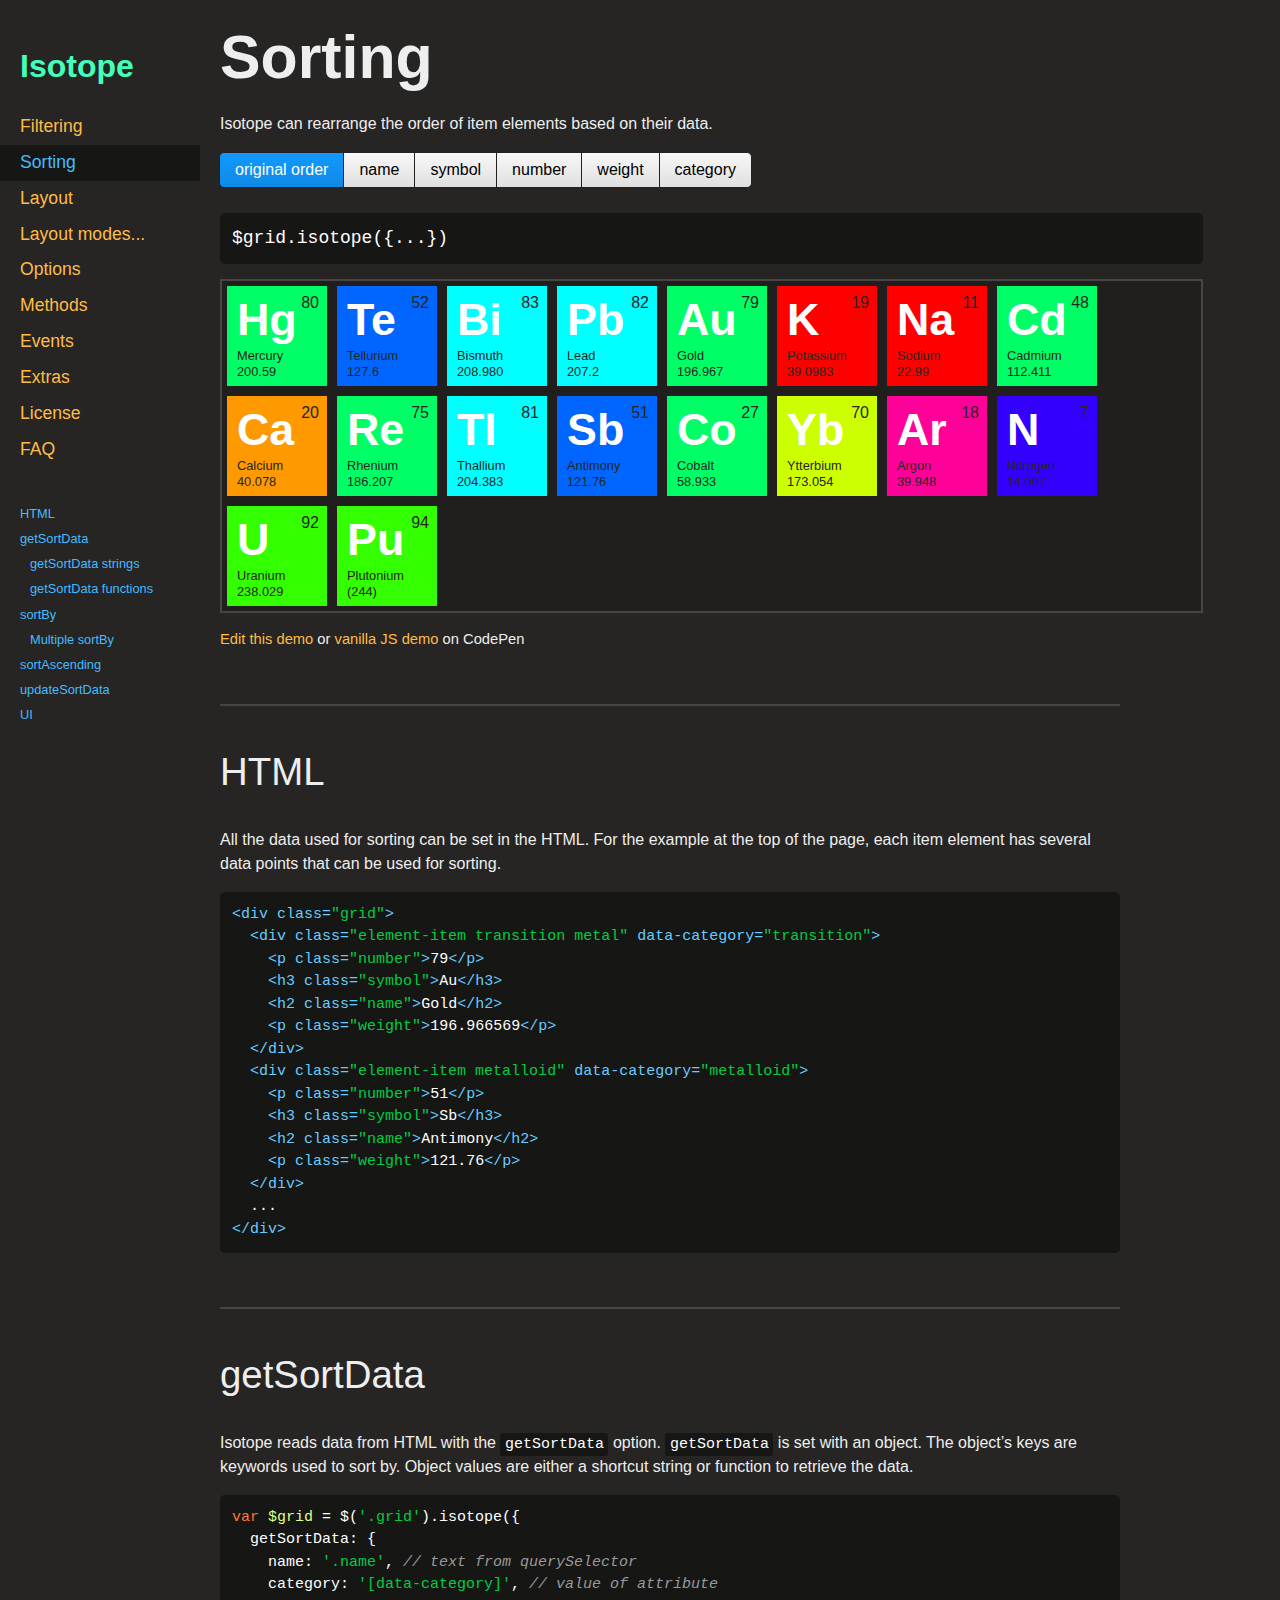
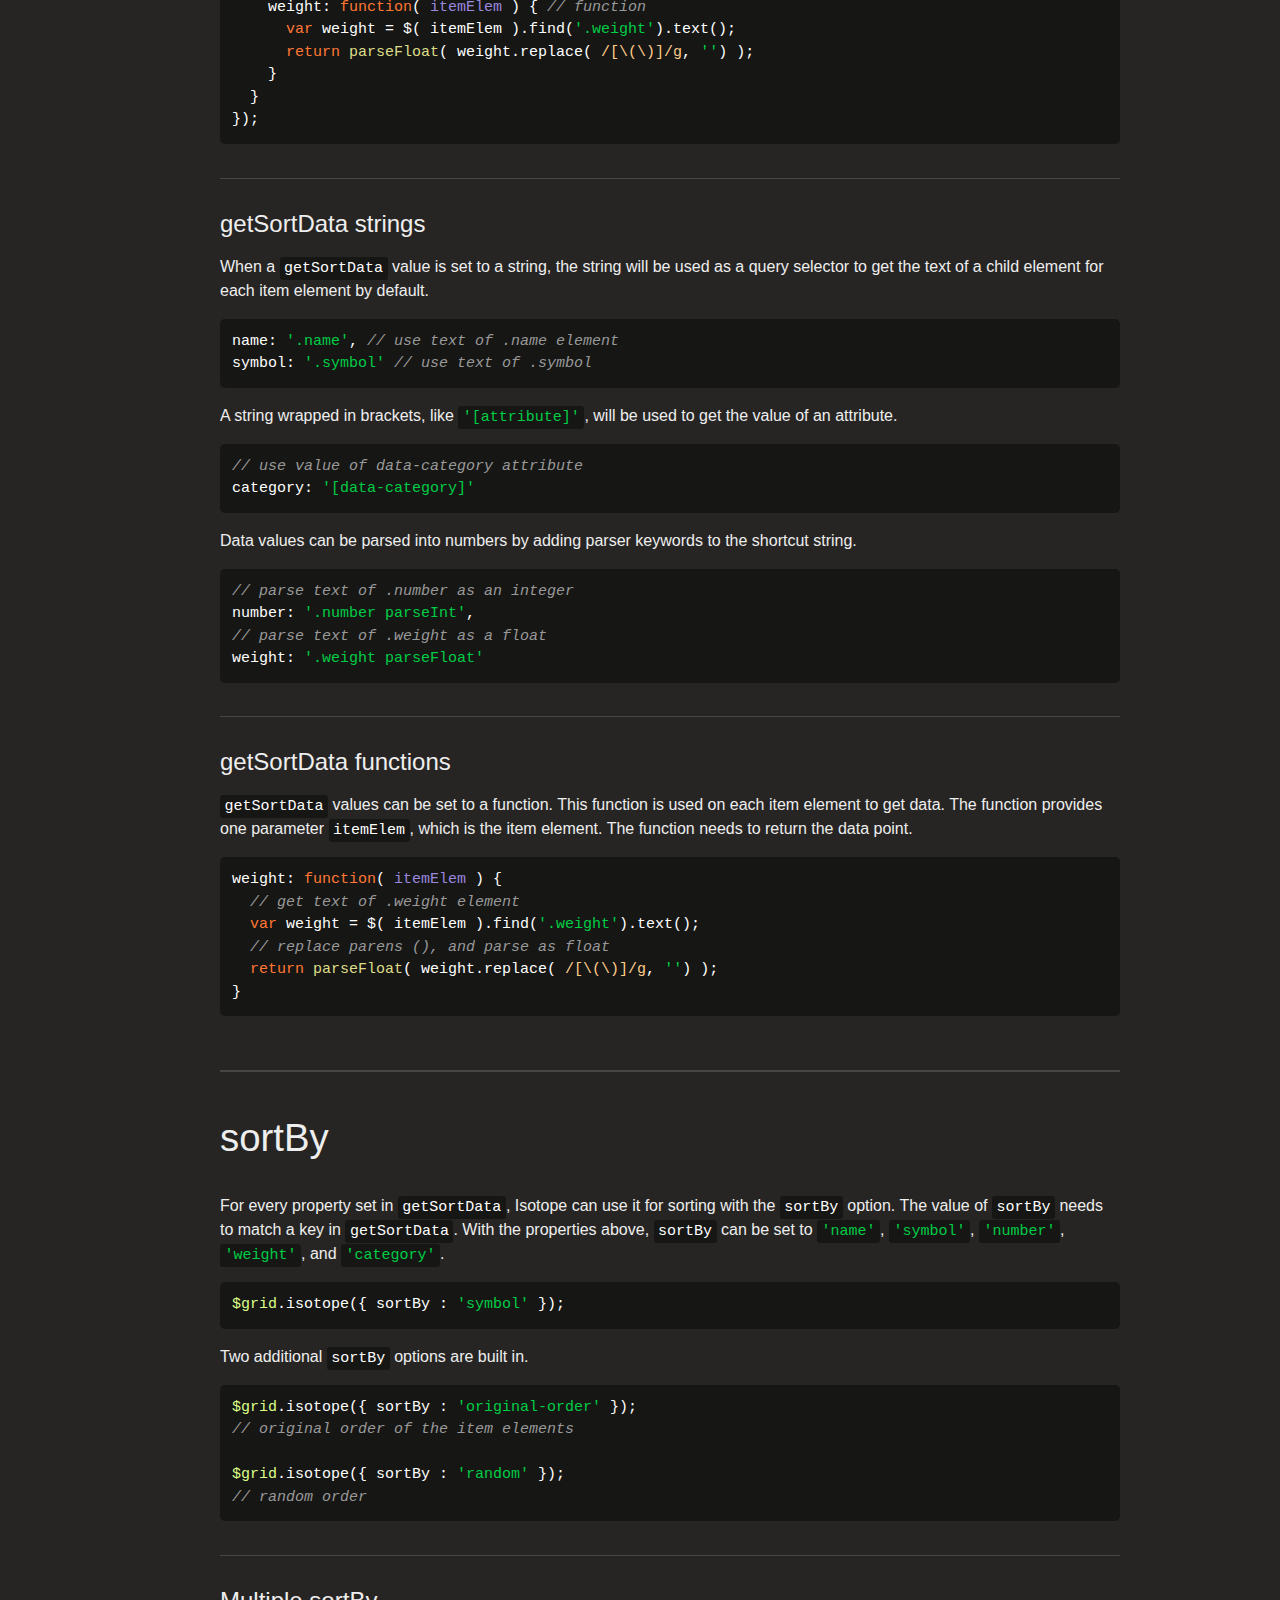
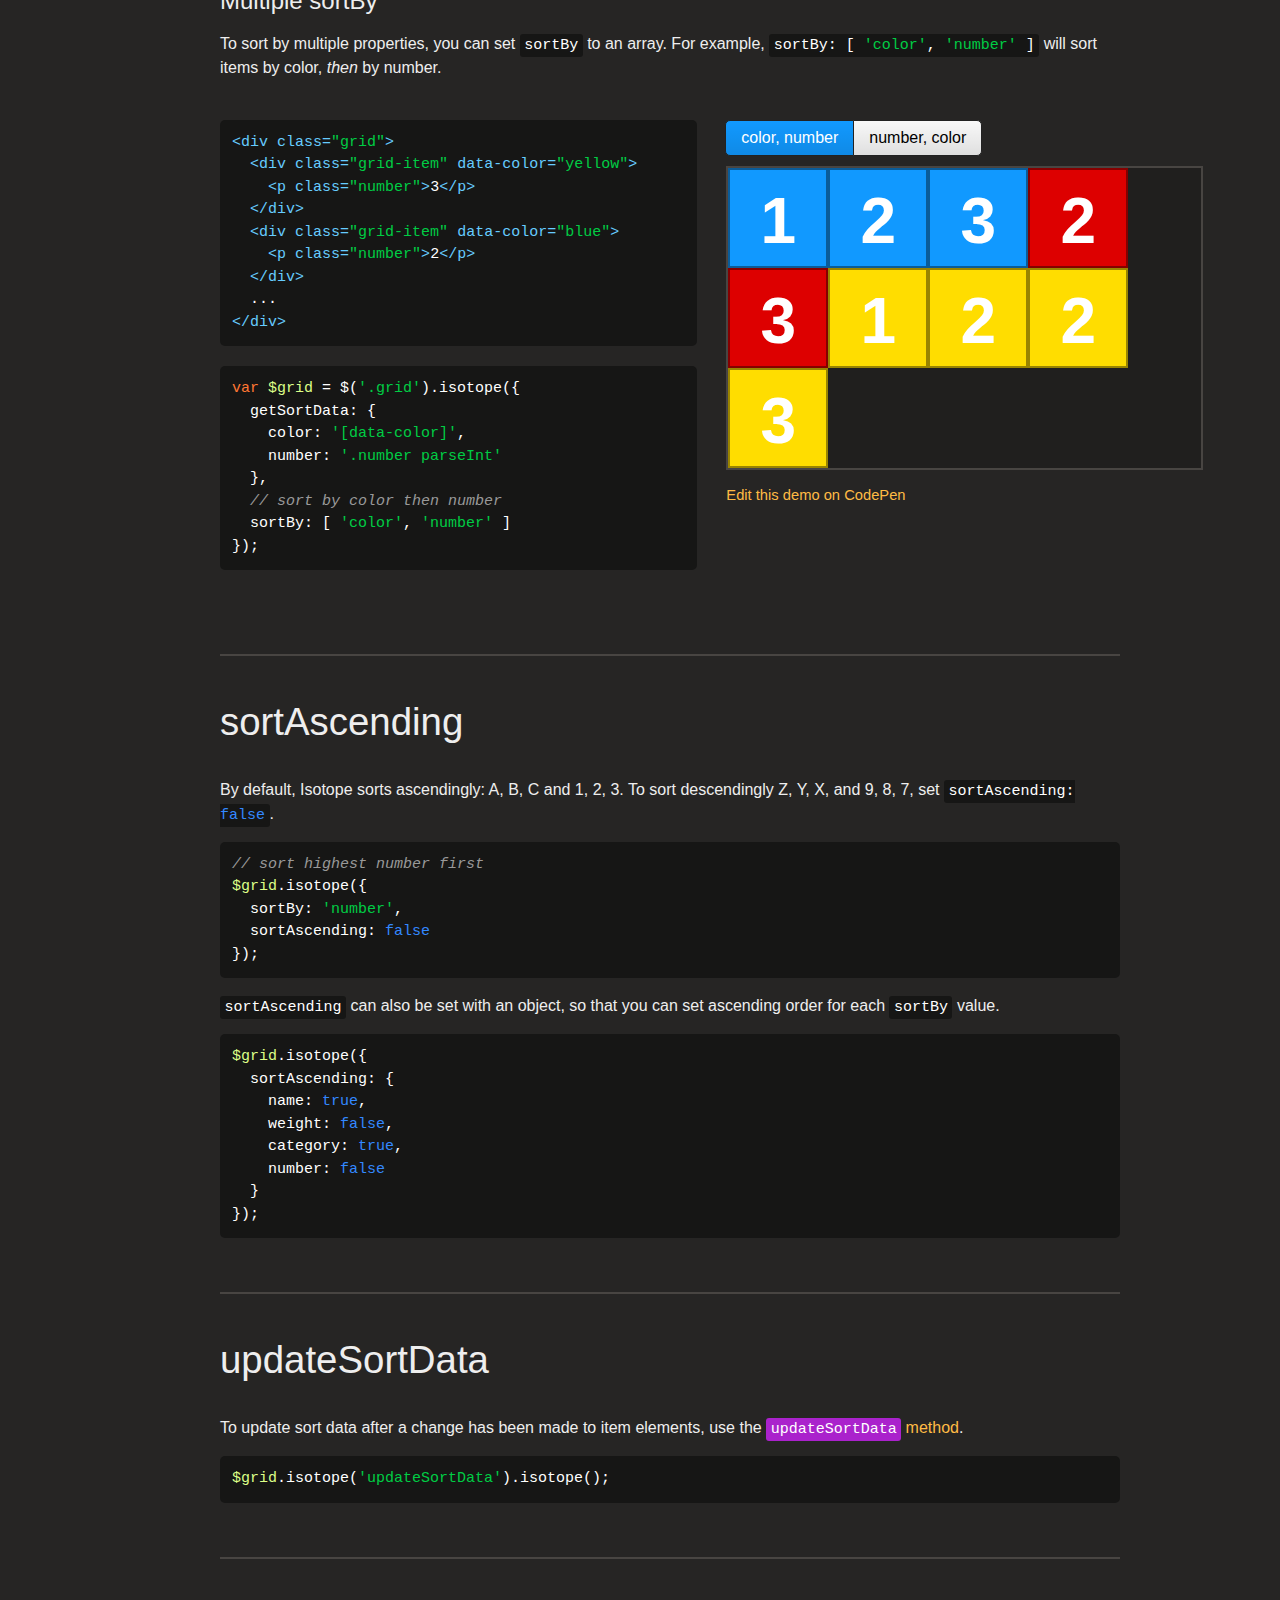
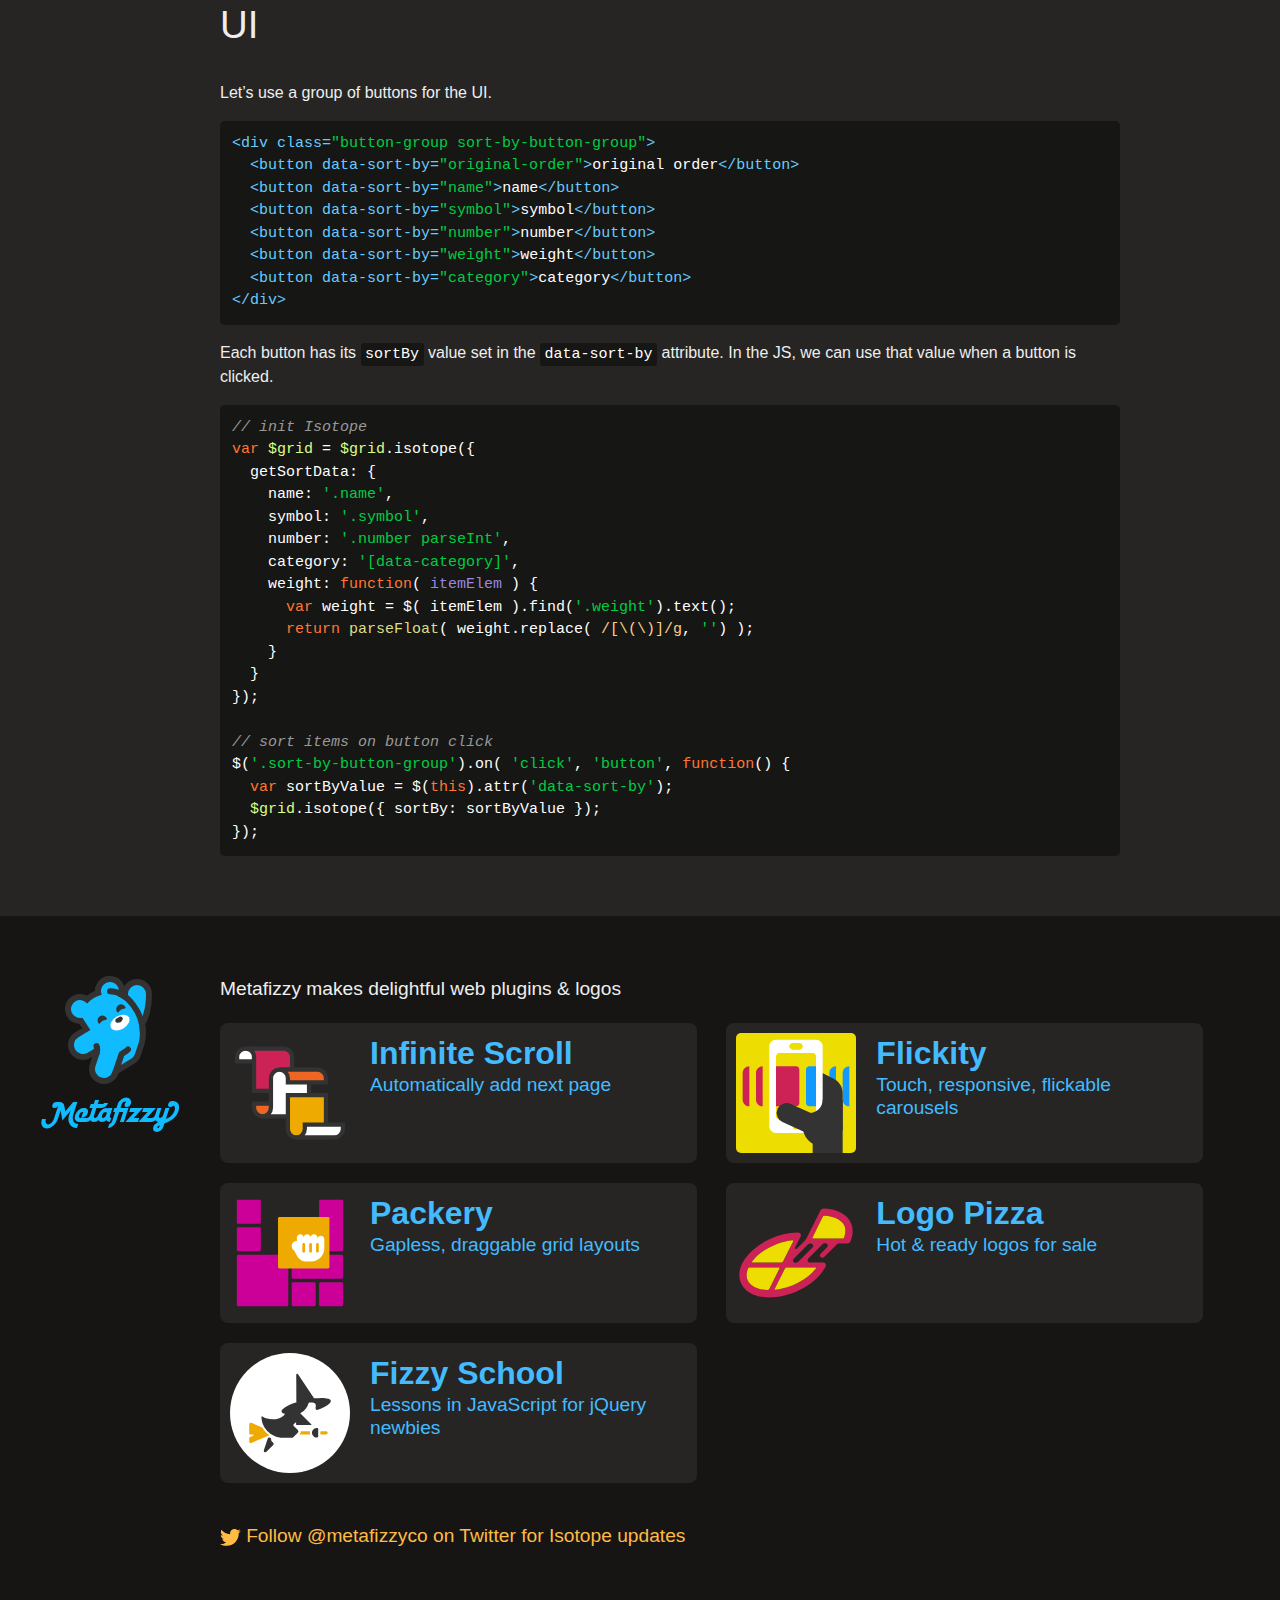
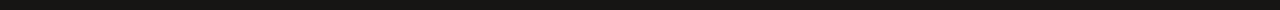
<file: isotope-docs/sorting.html>
<!doctype html>
<html class="export" lang="en">
<head>
  <meta charset="utf-8">
  <meta name="viewport" content="width=device-width">
  <meta name="description" content="Filter &amp; sort magical layouts">

  <title>Isotope &#xB7; Sorting</title>

    <!-- Isotope does not require any CSS files -->
    <link rel="stylesheet" href="css/isotope-docs.css?6" media="screen">

  <meta name="twitter:card" content="summary">
  <meta name="twitter:site" content="@metafizzyco">
  <meta name="twitter:url" content="https://isotope.metafizzy.co/sorting.html">
  <meta name="twitter:title" content="Isotope Sorting">
  <meta name="twitter:description" content="Filter &amp; sort magical layouts">

</head>
<body class="page--sorting">


  <div class="nav">
    <h1 class="nav__title"><a href=".">Isotope</a></h1>
  
    <ol class="site-nav">
      <li class="site-nav__item site-nav__item--filtering">
        <a class="site-nav__item__link" href="filtering.html">Filtering</a></li>
      <li class="site-nav__item site-nav__item--sorting">
        <a class="site-nav__item__link" href="sorting.html">Sorting</a></li>
      <li class="site-nav__item site-nav__item--layout ">
        <a class="site-nav__item__link" href="layout.html">Layout</a>
      </li>
      <li class="site-nav__item site-nav__item--layout-modes sub-nav-parent">
        <a class="site-nav__item__link" href="layout-modes.html">Layout modes</a>
        <ul class="sub-nav">
            <li class="sub-nav__item sub-nav__item--masonry">
              <a class="sub-nav__item__link" href="layout-modes/masonry.html">masonry</a></li>
            <li class="sub-nav__item sub-nav__item--fitrows">
              <a class="sub-nav__item__link" href="layout-modes/fitrows.html">fitRows</a></li>
            <li class="sub-nav__item sub-nav__item--vertical">
              <a class="sub-nav__item__link" href="layout-modes/vertical.html">vertical</a></li>
            <li class="sub-nav__item sub-nav__item--packery">
              <a class="sub-nav__item__link" href="layout-modes/packery.html">packery</a></li>
            <li class="sub-nav__item sub-nav__item--cellsbyrow">
              <a class="sub-nav__item__link" href="layout-modes/cellsbyrow.html">cellsByRow</a></li>
            <li class="sub-nav__item sub-nav__item--masonryhorizontal">
              <a class="sub-nav__item__link" href="layout-modes/masonryhorizontal.html">masonryHorizontal</a></li>
            <li class="sub-nav__item sub-nav__item--fitcolumns">
              <a class="sub-nav__item__link" href="layout-modes/fitcolumns.html">fitColumns</a></li>
            <li class="sub-nav__item sub-nav__item--cellsbycolumn">
              <a class="sub-nav__item__link" href="layout-modes/cellsbycolumn.html">cellsByColumn</a></li>
            <li class="sub-nav__item sub-nav__item--horiz">
              <a class="sub-nav__item__link" href="layout-modes/horiz.html">horiz</a></li>
        </ul>
      </li>
      <li class="site-nav__item site-nav__item--options">
        <a class="site-nav__item__link" href="options.html">Options</a></li>
      <li class="site-nav__item site-nav__item--methods">
        <a class="site-nav__item__link" href="methods.html">Methods</a></li>
      <li class="site-nav__item site-nav__item--events">
        <a class="site-nav__item__link" href="events.html">Events</a></li>
      <li class="site-nav__item site-nav__item--extras">
        <a class="site-nav__item__link" href="extras.html">Extras</a></li>
      <li class="site-nav__item site-nav__item--license">
        <a class="site-nav__item__link" href="license.html">License</a></li>
      <li class="site-nav__item site-nav__item--faq">
        <a class="site-nav__item__link" href="faq.html">FAQ</a></li>
    </ol>
  
    <ul class="page-nav" data-js="page-nav">
<li class="page-nav__item page-nav__item--h2"><a href="#html">HTML</a></li>
<li class="page-nav__item page-nav__item--h2"><a href="#getsortdata">getSortData</a></li>
<li class="page-nav__item page-nav__item--h3"><a href="#getsortdata-strings">getSortData strings</a></li>
<li class="page-nav__item page-nav__item--h3"><a href="#getsortdata-functions">getSortData functions</a></li>
<li class="page-nav__item page-nav__item--h2"><a href="#sortby">sortBy</a></li>
<li class="page-nav__item page-nav__item--h3"><a href="#multiple-sortby">Multiple sortBy</a></li>
<li class="page-nav__item page-nav__item--h2"><a href="#sortascending">sortAscending</a></li>
<li class="page-nav__item page-nav__item--h2"><a href="#updatesortdata">updateSortData</a></li>
<li class="page-nav__item page-nav__item--h2"><a href="#ui">UI</a></li>
</ul>
  </div>


  <div id="content" class="main">
    <div class="container">
        <h1>Sorting</h1>


<p>Isotope can rearrange the order of item elements based on their data.</p>

<div class="big-demo go-wide" data-js="sorting-demo">

  <div class="button-group sort-by-button-group js-radio-button-group">
    <button class="button is-checked" data-sort-by="original-order">original order</button>
    <button class="button" data-sort-by="name">name</button>
    <button class="button" data-sort-by="symbol">symbol</button>
    <button class="button" data-sort-by="number">number</button>
    <button class="button" data-sort-by="weight">weight</button>
    <button class="button" data-sort-by="category">category</button>
  </div>

  <pre class="code-display"><code>$grid.isotope({...})</code></pre>

  <div class="grid">
      <div class="element-item transition metal " data-category="transition">
        <h5 class="name">Mercury</h5>
        <p class="symbol">Hg</p>
        <p class="number">80</p>
        <p class="weight">200.59</p>
      </div>
      <div class="element-item metalloid " data-category="metalloid">
        <h5 class="name">Tellurium</h5>
        <p class="symbol">Te</p>
        <p class="number">52</p>
        <p class="weight">127.6</p>
      </div>
      <div class="element-item post-transition metal " data-category="post-transition">
        <h5 class="name">Bismuth</h5>
        <p class="symbol">Bi</p>
        <p class="number">83</p>
        <p class="weight">208.980</p>
      </div>
      <div class="element-item post-transition metal " data-category="post-transition">
        <h5 class="name">Lead</h5>
        <p class="symbol">Pb</p>
        <p class="number">82</p>
        <p class="weight">207.2</p>
      </div>
      <div class="element-item transition metal " data-category="transition">
        <h5 class="name">Gold</h5>
        <p class="symbol">Au</p>
        <p class="number">79</p>
        <p class="weight">196.967</p>
      </div>
      <div class="element-item alkali metal " data-category="alkali">
        <h5 class="name">Potassium</h5>
        <p class="symbol">K</p>
        <p class="number">19</p>
        <p class="weight">39.0983</p>
      </div>
      <div class="element-item alkali metal " data-category="alkali">
        <h5 class="name">Sodium</h5>
        <p class="symbol">Na</p>
        <p class="number">11</p>
        <p class="weight">22.99</p>
      </div>
      <div class="element-item transition metal " data-category="transition">
        <h5 class="name">Cadmium</h5>
        <p class="symbol">Cd</p>
        <p class="number">48</p>
        <p class="weight">112.411</p>
      </div>
      <div class="element-item alkaline-earth metal " data-category="alkaline-earth">
        <h5 class="name">Calcium</h5>
        <p class="symbol">Ca</p>
        <p class="number">20</p>
        <p class="weight">40.078</p>
      </div>
      <div class="element-item transition metal " data-category="transition">
        <h5 class="name">Rhenium</h5>
        <p class="symbol">Re</p>
        <p class="number">75</p>
        <p class="weight">186.207</p>
      </div>
      <div class="element-item post-transition metal " data-category="post-transition">
        <h5 class="name">Thallium</h5>
        <p class="symbol">Tl</p>
        <p class="number">81</p>
        <p class="weight">204.383</p>
      </div>
      <div class="element-item metalloid " data-category="metalloid">
        <h5 class="name">Antimony</h5>
        <p class="symbol">Sb</p>
        <p class="number">51</p>
        <p class="weight">121.76</p>
      </div>
      <div class="element-item transition metal " data-category="transition">
        <h5 class="name">Cobalt</h5>
        <p class="symbol">Co</p>
        <p class="number">27</p>
        <p class="weight">58.933</p>
      </div>
      <div class="element-item lanthanoid metal inner-transition " data-category="lanthanoid">
        <h5 class="name">Ytterbium</h5>
        <p class="symbol">Yb</p>
        <p class="number">70</p>
        <p class="weight">173.054</p>
      </div>
      <div class="element-item noble-gas nonmetal " data-category="noble-gas">
        <h5 class="name">Argon</h5>
        <p class="symbol">Ar</p>
        <p class="number">18</p>
        <p class="weight">39.948</p>
      </div>
      <div class="element-item diatomic nonmetal " data-category="diatomic">
        <h5 class="name">Nitrogen</h5>
        <p class="symbol">N</p>
        <p class="number">7</p>
        <p class="weight">14.007</p>
      </div>
      <div class="element-item actinoid metal inner-transition " data-category="actinoid">
        <h5 class="name">Uranium</h5>
        <p class="symbol">U</p>
        <p class="number">92</p>
        <p class="weight">238.029</p>
      </div>
      <div class="element-item actinoid metal inner-transition " data-category="actinoid">
        <h5 class="name">Plutonium</h5>
        <p class="symbol">Pu</p>
        <p class="number">94</p>
        <p class="weight">(244)</p>
      </div>
  </div>

  <p class="edit-demo">
      <a href="https://codepen.io/desandro/pen/lzCqe">Edit this demo</a>
      or <a href="https://codepen.io/desandro/pen/Wwabpr">vanilla JS demo</a> on CodePen
  </p>
</div>


<h2 id="html">HTML</h2>

<p>All the data used for sorting can be set in the HTML. For the example at the top of the page, each item element has several data points that can be used for sorting.</p>

<pre><code class="html"><span class="tag">&lt;<span class="name">div</span> <span class="attr">class</span>=<span class="string">&quot;grid&quot;</span>&gt;</span>
  <span class="tag">&lt;<span class="name">div</span> <span class="attr">class</span>=<span class="string">&quot;element-item transition metal&quot;</span> <span class="attr">data-category</span>=<span class="string">&quot;transition&quot;</span>&gt;</span>
    <span class="tag">&lt;<span class="name">p</span> <span class="attr">class</span>=<span class="string">&quot;number&quot;</span>&gt;</span>79<span class="tag">&lt;/<span class="name">p</span>&gt;</span>
    <span class="tag">&lt;<span class="name">h3</span> <span class="attr">class</span>=<span class="string">&quot;symbol&quot;</span>&gt;</span>Au<span class="tag">&lt;/<span class="name">h3</span>&gt;</span>
    <span class="tag">&lt;<span class="name">h2</span> <span class="attr">class</span>=<span class="string">&quot;name&quot;</span>&gt;</span>Gold<span class="tag">&lt;/<span class="name">h2</span>&gt;</span>
    <span class="tag">&lt;<span class="name">p</span> <span class="attr">class</span>=<span class="string">&quot;weight&quot;</span>&gt;</span>196.966569<span class="tag">&lt;/<span class="name">p</span>&gt;</span>
  <span class="tag">&lt;/<span class="name">div</span>&gt;</span>
  <span class="tag">&lt;<span class="name">div</span> <span class="attr">class</span>=<span class="string">&quot;element-item metalloid&quot;</span> <span class="attr">data-category</span>=<span class="string">&quot;metalloid&quot;</span>&gt;</span>
    <span class="tag">&lt;<span class="name">p</span> <span class="attr">class</span>=<span class="string">&quot;number&quot;</span>&gt;</span>51<span class="tag">&lt;/<span class="name">p</span>&gt;</span>
    <span class="tag">&lt;<span class="name">h3</span> <span class="attr">class</span>=<span class="string">&quot;symbol&quot;</span>&gt;</span>Sb<span class="tag">&lt;/<span class="name">h3</span>&gt;</span>
    <span class="tag">&lt;<span class="name">h2</span> <span class="attr">class</span>=<span class="string">&quot;name&quot;</span>&gt;</span>Antimony<span class="tag">&lt;/<span class="name">h2</span>&gt;</span>
    <span class="tag">&lt;<span class="name">p</span> <span class="attr">class</span>=<span class="string">&quot;weight&quot;</span>&gt;</span>121.76<span class="tag">&lt;/<span class="name">p</span>&gt;</span>
  <span class="tag">&lt;/<span class="name">div</span>&gt;</span>
  ...
<span class="tag">&lt;/<span class="name">div</span>&gt;</span>
</code></pre>


<h2 id="getsortdata">getSortData</h2>

<p>Isotope reads data from HTML with the <code>getSortData</code> option. <code>getSortData</code> is set with an object. The object&#x2019;s keys are keywords used to sort by. Object values are either a shortcut string or function to retrieve the data.</p>

<pre><code class="js"><span class="keyword">var</span> <span class="jquery_var">$grid</span> = $(<span class="string">&apos;.grid&apos;</span>).isotope({
  <span class="attr">getSortData</span>: {
    <span class="attr">name</span>: <span class="string">&apos;.name&apos;</span>, <span class="comment">// text from querySelector</span>
    category: <span class="string">&apos;[data-category]&apos;</span>, <span class="comment">// value of attribute</span>
    weight: <span class="function"><span class="keyword">function</span>(<span class="params"> itemElem </span>) </span>{ <span class="comment">// function</span>
      <span class="keyword">var</span> weight = $( itemElem ).find(<span class="string">&apos;.weight&apos;</span>).text();
      <span class="keyword">return</span> <span class="built_in">parseFloat</span>( weight.replace( <span class="regexp">/[\(\)]/g</span>, <span class="string">&apos;&apos;</span>) );
    }
  }
});
</code></pre>


<h3 id="getsortdata-strings">getSortData strings</h3>

<p>When a <code>getSortData</code> value is set to a string, the string will be used as a query selector to get the text of a child element for each item element by default.</p>

<pre><code class="js">name: <span class="string">&apos;.name&apos;</span>, <span class="comment">// use text of .name element</span>
symbol: <span class="string">&apos;.symbol&apos;</span> <span class="comment">// use text of .symbol</span>
</code></pre>

<p>A string wrapped in brackets, like <code><span class="string">&apos;[attribute]&apos;</span></code>, will be used to get the value of an attribute.</p>

<pre><code class="js"><span class="comment">// use value of data-category attribute</span>
category: <span class="string">&apos;[data-category]&apos;</span>
</code></pre>

<p>Data values can be parsed into numbers by adding parser keywords to the shortcut string.</p>

<pre><code class="js"><span class="comment">// parse text of .number as an integer</span>
number: <span class="string">&apos;.number parseInt&apos;</span>,
<span class="comment">// parse text of .weight as a float</span>
weight: <span class="string">&apos;.weight parseFloat&apos;</span>
</code></pre>


<h3 id="getsortdata-functions">getSortData functions</h3>

<p><code>getSortData</code> values can be set to a function. This function is used on each item element to get data. The function provides one parameter <code>itemElem</code>, which is the item element. The function needs to return the data point.</p>

<pre><code class="js">weight: <span class="function"><span class="keyword">function</span>(<span class="params"> itemElem </span>) </span>{
  <span class="comment">// get text of .weight element</span>
  <span class="keyword">var</span> weight = $( itemElem ).find(<span class="string">&apos;.weight&apos;</span>).text();
  <span class="comment">// replace parens (), and parse as float</span>
  <span class="keyword">return</span> <span class="built_in">parseFloat</span>( weight.replace( <span class="regexp">/[\(\)]/g</span>, <span class="string">&apos;&apos;</span>) );
}
</code></pre>


<h2 id="sortby">sortBy</h2>

<p>For every property set in <code>getSortData</code>, Isotope can use it for sorting with the <code>sortBy</code> option. The value of <code>sortBy</code> needs to match a key in <code>getSortData</code>. With the properties above, <code>sortBy</code> can be set to
  <code><span class="string">&apos;name&apos;</span></code>,
  <code><span class="string">&apos;symbol&apos;</span></code>,
  <code><span class="string">&apos;number&apos;</span></code>,
  <code><span class="string">&apos;weight&apos;</span></code>, and
  <code><span class="string">&apos;category&apos;</span></code>.
</p>

<pre><code class="js"><span class="jquery_var">$grid</span>.isotope({ <span class="attr">sortBy</span> : <span class="string">&apos;symbol&apos;</span> });
</code></pre>

<p>Two additional <code>sortBy</code> options are built in.</p>

<pre><code class="js"><span class="jquery_var">$grid</span>.isotope({ <span class="attr">sortBy</span> : <span class="string">&apos;original-order&apos;</span> });
<span class="comment">// original order of the item elements</span>

<span class="jquery_var">$grid</span>.isotope({ <span class="attr">sortBy</span> : <span class="string">&apos;random&apos;</span> });
<span class="comment">// random order</span>
</code></pre>


<h3 id="multiple-sortby">Multiple sortBy</h3>

<p>To sort by multiple properties, you can set <code>sortBy</code> to an array. For example, <code>sortBy: [ <span class="string">&apos;color&apos;</span>, <span class="string">&apos;number&apos;</span> ]</code> will sort items by color, <em>then</em> by number.</p>

<div class="duo example go-wide">
  <div class="duo__cell example__code">
<pre><code class="html"><span class="tag">&lt;<span class="name">div</span> <span class="attr">class</span>=<span class="string">&quot;grid&quot;</span>&gt;</span>
  <span class="tag">&lt;<span class="name">div</span> <span class="attr">class</span>=<span class="string">&quot;grid-item&quot;</span> <span class="attr">data-color</span>=<span class="string">&quot;yellow&quot;</span>&gt;</span>
    <span class="tag">&lt;<span class="name">p</span> <span class="attr">class</span>=<span class="string">&quot;number&quot;</span>&gt;</span>3<span class="tag">&lt;/<span class="name">p</span>&gt;</span>
  <span class="tag">&lt;/<span class="name">div</span>&gt;</span>
  <span class="tag">&lt;<span class="name">div</span> <span class="attr">class</span>=<span class="string">&quot;grid-item&quot;</span> <span class="attr">data-color</span>=<span class="string">&quot;blue&quot;</span>&gt;</span>
    <span class="tag">&lt;<span class="name">p</span> <span class="attr">class</span>=<span class="string">&quot;number&quot;</span>&gt;</span>2<span class="tag">&lt;/<span class="name">p</span>&gt;</span>
  <span class="tag">&lt;/<span class="name">div</span>&gt;</span>
  ...
<span class="tag">&lt;/<span class="name">div</span>&gt;</span>
</code></pre>

<pre><code class="js"><span class="keyword">var</span> <span class="jquery_var">$grid</span> = $(<span class="string">&apos;.grid&apos;</span>).isotope({
  <span class="attr">getSortData</span>: {
    <span class="attr">color</span>: <span class="string">&apos;[data-color]&apos;</span>,
    <span class="attr">number</span>: <span class="string">&apos;.number parseInt&apos;</span>
  },
  <span class="comment">// sort by color then number</span>
  sortBy: [ <span class="string">&apos;color&apos;</span>, <span class="string">&apos;number&apos;</span> ]
});
</code></pre>
  </div>

  <div class="duo__cell example__demo" data-js="multiple-sort-by">
  
    <div class="button-group js-radio-button-group">
      <button class="button is-checked" data-sort-by="color,number">color, number</button>
      <button class="button" data-sort-by="number,color">number, color</button>
    </div>
  
    <div class="grid">
      <div class="grid-multi-item" data-color="yellow">
        <p class="number">3</p>
      </div>
      <div class="grid-multi-item" data-color="blue">
        <p class="number">2</p>
      </div>
      <div class="grid-multi-item" data-color="blue">
        <p class="number">1</p>
      </div>
      <div class="grid-multi-item" data-color="yellow">
        <p class="number">1</p>
      </div>
      <div class="grid-multi-item" data-color="yellow">
        <p class="number">2</p>
      </div>
      <div class="grid-multi-item" data-color="blue">
        <p class="number">3</p>
      </div>
      <div class="grid-multi-item" data-color="yellow">
        <p class="number">2</p>
      </div>
      <div class="grid-multi-item" data-color="red">
        <p class="number">2</p>
      </div>
      <div class="grid-multi-item" data-color="red">
        <p class="number">3</p>
      </div>
    </div>
  
    <p class="edit-demo">
        <a href="https://codepen.io/desandro/pen/sxAJL">Edit this demo on CodePen</a>
    </p>
  </div>

</div>


<h2 id="sortascending">sortAscending</h2>

<p>By default, Isotope sorts ascendingly: A, B, C and 1, 2, 3. To sort descendingly Z, Y, X, and 9, 8, 7, set <code>sortAscending: <span class="literal">false</span></code>.</p>

<pre><code class="js"><span class="comment">// sort highest number first</span>
<span class="jquery_var">$grid</span>.isotope({
  <span class="attr">sortBy</span>: <span class="string">&apos;number&apos;</span>,
  <span class="attr">sortAscending</span>: <span class="literal">false</span>
});
</code></pre>

<p><code>sortAscending</code> can also be set with an object, so that you can set ascending order for each <code>sortBy</code> value.</p>

<pre><code class="js"><span class="jquery_var">$grid</span>.isotope({
  <span class="attr">sortAscending</span>: {
    <span class="attr">name</span>: <span class="literal">true</span>,
    <span class="attr">weight</span>: <span class="literal">false</span>,
    <span class="attr">category</span>: <span class="literal">true</span>,
    <span class="attr">number</span>: <span class="literal">false</span>
  }
});
</code></pre>


<h2 id="updatesortdata">updateSortData</h2>

<p>To update sort data after a change has been made to item elements, use the <a href="methods.html#updatesortdata"><code>updateSortData</code> method</a>.</p>

<pre><code class="js"><span class="jquery_var">$grid</span>.isotope(<span class="string">&apos;updateSortData&apos;</span>).isotope();
</code></pre>


<h2 id="ui">UI</h2>

<p>Let&#x2019;s use a group of buttons for the UI.</p>

<pre><code class="html"><span class="tag">&lt;<span class="name">div</span> <span class="attr">class</span>=<span class="string">&quot;button-group sort-by-button-group&quot;</span>&gt;</span>
  <span class="tag">&lt;<span class="name">button</span> <span class="attr">data-sort-by</span>=<span class="string">&quot;original-order&quot;</span>&gt;</span>original order<span class="tag">&lt;/<span class="name">button</span>&gt;</span>
  <span class="tag">&lt;<span class="name">button</span> <span class="attr">data-sort-by</span>=<span class="string">&quot;name&quot;</span>&gt;</span>name<span class="tag">&lt;/<span class="name">button</span>&gt;</span>
  <span class="tag">&lt;<span class="name">button</span> <span class="attr">data-sort-by</span>=<span class="string">&quot;symbol&quot;</span>&gt;</span>symbol<span class="tag">&lt;/<span class="name">button</span>&gt;</span>
  <span class="tag">&lt;<span class="name">button</span> <span class="attr">data-sort-by</span>=<span class="string">&quot;number&quot;</span>&gt;</span>number<span class="tag">&lt;/<span class="name">button</span>&gt;</span>
  <span class="tag">&lt;<span class="name">button</span> <span class="attr">data-sort-by</span>=<span class="string">&quot;weight&quot;</span>&gt;</span>weight<span class="tag">&lt;/<span class="name">button</span>&gt;</span>
  <span class="tag">&lt;<span class="name">button</span> <span class="attr">data-sort-by</span>=<span class="string">&quot;category&quot;</span>&gt;</span>category<span class="tag">&lt;/<span class="name">button</span>&gt;</span>
<span class="tag">&lt;/<span class="name">div</span>&gt;</span>
</code></pre>

<p>Each button has its <code>sortBy</code> value set in the <code>data-sort-by</code> attribute. In the JS, we can use that value when a button is clicked.</p>

<pre><code class="js"><span class="comment">// init Isotope</span>
<span class="keyword">var</span> <span class="jquery_var">$grid</span> = <span class="jquery_var">$grid</span>.isotope({
  <span class="attr">getSortData</span>: {
    <span class="attr">name</span>: <span class="string">&apos;.name&apos;</span>,
    <span class="attr">symbol</span>: <span class="string">&apos;.symbol&apos;</span>,
    <span class="attr">number</span>: <span class="string">&apos;.number parseInt&apos;</span>,
    <span class="attr">category</span>: <span class="string">&apos;[data-category]&apos;</span>,
    <span class="attr">weight</span>: <span class="function"><span class="keyword">function</span>(<span class="params"> itemElem </span>) </span>{
      <span class="keyword">var</span> weight = $( itemElem ).find(<span class="string">&apos;.weight&apos;</span>).text();
      <span class="keyword">return</span> <span class="built_in">parseFloat</span>( weight.replace( <span class="regexp">/[\(\)]/g</span>, <span class="string">&apos;&apos;</span>) );
    }
  }
});

<span class="comment">// sort items on button click</span>
$(<span class="string">&apos;.sort-by-button-group&apos;</span>).on( <span class="string">&apos;click&apos;</span>, <span class="string">&apos;button&apos;</span>, <span class="function"><span class="keyword">function</span>(<span class="params"></span>) </span>{
  <span class="keyword">var</span> sortByValue = $(<span class="keyword">this</span>).attr(<span class="string">&apos;data-sort-by&apos;</span>);
  <span class="jquery_var">$grid</span>.isotope({ <span class="attr">sortBy</span>: sortByValue });
});
</code></pre>

    </div>
  </div>

  <footer class="site-footer">
  
    <div class="container">
  
      <p class="site-footer__copy">Metafizzy makes delightful web plugins &amp; logos</p>
  
      <div class="showcase">
      
        <ul class="showcase-item-list">
      
            <li class="showcase-item">
              <a class="showcase-item__link" href="https://infinite-scroll.com">
                <div class="showcase-item__image">
                    <svg class="infinite-scroll-illo" xmlns="http://www.w3.org/2000/svg" viewbox="0 0 520 520" width="200" height="200">
                      <path class="infinite-scroll-illo__page infinite-scroll-illo__page--back" d="M90,110H10V90c0-22,18-40,40-40h40V110z"/>
                      <path class="infinite-scroll-illo__page infinite-scroll-illo__page--front1" d="M270,90L270,90c0-22-18-40-40-40h0H50h0c22,0,40,18,40,40v0v0v160h180V90z"/>
                      <path class="infinite-scroll-illo__page infinite-scroll-illo__page--front2" d="M170,330v-20H90v20v0c0,22,18,40,40,40h0h40V330z"/>
                      <path class="infinite-scroll-illo__page infinite-scroll-illo__page--back" d="M350,150H210c-22,0-40,18-40,40v140v0c0,22-18,40-40,40h0h220V150z"/>
                      <path class="infinite-scroll-illo__page infinite-scroll-illo__page--front3" d="M430,470V270H250v160c0,22,18,40,40,40H430z"/>
                      <path class="infinite-scroll-illo__page infinite-scroll-illo__page--front2" d="M250,190v20h180v-20c0-22-18-40-40-40H210h0C232,150,250,168,250,190L250,190z"/>
                      <path class="infinite-scroll-illo__page infinite-scroll-illo__page--back" d="M330,410v20v0c0,22-18,40-40,40h0h180c22,0,40-18,40-40v-20H330z"/>
                    </svg>
                </div>
                <div class="showcase-item__text">
                  <h3 class="showcase-item__title">Infinite Scroll</h3>
                  <p class="showcase-item__description">Automatically add next page</p>
                </div>
              </a>
            </li>
      
            <li class="showcase-item">
              <a class="showcase-item__link" href="https://flickity.metafizzy.co">
                <div class="showcase-item__image">
                    <svg class="flickity-illo" xmlns="http://www.w3.org/2000/svg" viewbox="0 0 360 360" width="100" height="100">
                      <path class="flickity-illo__color1" fill="#19F" d="M300 220L300 220c-11 0-20-9-20-20v-80c0-11 9-20 20-20h0V220z"/>
                      <path class="flickity-illo__color1" fill="#19F" d="M340 220L340 220c-11 0-20-9-20-20v-80c0-11 9-20 20-20h0V220z"/>
                      <path class="flickity-illo__color2" fill="#333" d="M320 290V180c0-18-10-35-27-43L240 110v180H320z"/>
                      <path class="flickity-illo__color3" fill="white" d="M240 300H120c-11 0-20-9-20-20V40c0-11 9-20 20-20h120c11 0 20 9 20 20v240C260 291 251 300 240 300z"/>
                      <path class="flickity-illo__color4" fill="#ED0" d="M230 260H130c-6 0-10-5-10-10V70c0-6 5-10 10-10h100c6 0 10 5 10 10v180 C240 256 236 260 230 260z"/>
                      <path class="flickity-illo__color2" fill="#333" d="M260 200h60v81c0 32-26 59-59 59h0c-34 0-61-27-61-61V240h20 C242 240 260 222 260 200L260 200z"/>
                      <path class="flickity-illo__color5" fill="#C25" d="M180 220h-60V100h60c6 0 10 5 10 10v100C190 216 186 220 180 220z"/>
                      <path class="flickity-illo__color1" fill="#19F" d="M240 220h-20c-6 0-10-5-10-10V110c0-6 5-10 10-10h20V220z"/>
                      <rect class="flickity-illo__color2" fill="#333" x="230" y="280" width="90" height="80"/>
                      <circle class="flickity-illo__color4" fill="#ED0" cx="180" cy="280" r="10"/>
                      <line class="flickity-illo__thumb" stroke="#333" stroke-width="60" stroke-linecap="round" x1="262" y1="290" x2="152" y2="240"/>
                      <path class="flickity-illo__color4" fill="#ED0" d="M190 50h-20c-6 0-10-5-10-10v0c0-6 5-10 10-10h20c6 0 10 5 10 10v0C200 46 196 50 190 50z"/>
                      <path class="flickity-illo__color5" fill="#C25" d="M80 220L80 220c-11 0-20-9-20-20v-80c0-11 9-20 20-20h0V220z"/>
                      <path class="flickity-illo__color5" fill="#C25" d="M40 220L40 220c-11 0-20-9-20-20v-80c0-11 9-20 20-20h0V220z"/>
                    </svg>
                </div>
                <div class="showcase-item__text">
                  <h3 class="showcase-item__title">Flickity</h3>
                  <p class="showcase-item__description">Touch, responsive, flickable carousels</p>
                </div>
              </a>
            </li>
      
            <li class="showcase-item">
              <a class="showcase-item__link" href="https://packery.metafizzy.co">
                <div class="showcase-item__image">
                    <svg class="packery-illo" xmlns="http://www.w3.org/2000/svg" viewbox="0 0 700 700" width="100" height="100">
                      <path class="packery-illo__item" fill="#C09" d="M172 180H48c-4 0-8-4-8-8V48c0-4 4-8 8-8h124c4 0 8 4 8 8v124C180 176 176 180 172 180z"/>
                      <path class="packery-illo__item" fill="#C09" d="M172 340H48c-4 0-8-4-8-8V208c0-4 4-8 8-8h124c4 0 8 4 8 8v124C180 336 176 340 172 340z"/>
                      <path class="packery-illo__item" fill="#C09" d="M492 660H368c-4 0-8-4-8-8V528c0-4 4-8 8-8h124c4 0 8 4 8 8v124C500 656 496 660 492 660z"/>
                      <path class="packery-illo__item" fill="#C09" d="M652 660H528c-4 0-8-4-8-8V528c0-4 4-8 8-8h124c4 0 8 4 8 8v124C660 656 656 660 652 660z"/>
                      <path class="packery-illo__item" fill="#C09" d="M652 500H368c-4 0-8-4-8-8V368c0-4 4-8 8-8h284c4 0 8 4 8 8v124C660 496 656 500 652 500z"/>
                      <path class="packery-illo__item" fill="#C09" d="M332 660H48c-4 0-8-4-8-8V368c0-4 4-8 8-8h284c4 0 8 4 8 8v284C340 656 336 660 332 660z"/>
                      <path class="packery-illo__item" fill="#C09" d="M652 340H528c-4 0-8-4-8-8V48c0-4 4-8 8-8h124c4 0 8 4 8 8v284C660 336 656 340 652 340z"/>
                      <path class="packery-illo__draggie" fill="#EA0" d="M572 440H288c-4 0-8-4-8-8V148c0-4 4-8 8-8h284c4 0 8 4 8 8v284C580 436 576 440 572 440z"/>
                      <g>
                        <path class="packery-illo__hand" fill="white" d="M530 250c-11 0-20 9-20 20v-10c0-11-9-20-20-20s-20 9-20 20c0-11-9-20-20-20s-20 9-20 20c0-11-9-20-20-20
                          s-20 9-20 20v20c-17 0-30 13-30 30c0 11 6 20 14 25l19 35c10 18 30 30 51 30h28
                          c43 0 78-35 78-78V270C550 259 541 250 530 250z"/>
                        <line class="packery-illo__hand-line" stroke="#EA0" fill="none" stroke-width="16" stroke-linecap="round" x1="430" y1="300" x2="430" y2="340"/>
                        <line class="packery-illo__hand-line" stroke="#EA0" fill="none" stroke-width="16" stroke-linecap="round" x1="470" y1="300" x2="470" y2="340"/>
                        <line class="packery-illo__hand-line" stroke="#EA0" fill="none" stroke-width="16" stroke-linecap="round" x1="510" y1="300" x2="510" y2="340"/>
                      </g>
                    </svg>
                </div>
                <div class="showcase-item__text">
                  <h3 class="showcase-item__title">Packery</h3>
                  <p class="showcase-item__description">Gapless, draggable grid layouts</p>
                </div>
              </a>
            </li>
      
            <li class="showcase-item">
              <a class="showcase-item__link" href="http://logo.pizza">
                <div class="showcase-item__image">
                    <svg class="logo-pizza-illo" xmlns="http://www.w3.org/2000/svg" viewbox="0 0 700 700" width="100" height="100">
                      <path class="logo-pizza-illo__outline" fill="#C25" d="M513 91c-9-0-17 5-21 12l-80 160c-3 5-6 10-11 15l-47 47
                        c-5 5-12-1-9-7l32-64c5-11-2-23-14-23h-0c-121 0-268 70-327 180
                        C-9 497 35 609 196 609c138 0 279-85 327-180v0c5-11-2-23-14-23h-77c-13 0-19-15-10-24
                        l81-81c5-5 11-8 18-8l0 0c13 0 19 15 10 24L494 354c-6 6-6 14 0 20c3 3 6 4 10 4
                        c4 0 7-1 10-4l80-80h53c9 0 17-5 21-13C707 190 656 97 513 91z M334 281l-59 117
                        c-2 5-7 8-13 8H97c-4 0-6-4-3-7c49-64 143-114 236-124C333 275 335 278 334 281z
                         M70 441c2-4 6-7 10-7h168c4 0 7 4 5 8l-59 118c-2 4-6 6-11 6
                        C106 565 38 521 70 441z M466 441c-49 64-143 114-236 124c-3 0-6-3-4-6l59-117
                        c2-5 7-8 13-8h166C466 434 468 438 466 441z M446 318l-81 81c-5 5-11 8-18 8l0 0
                        c-13 0-19-15-10-24l81-81c5-5 11-8 18-8l0 0C449 294 455 309 446 318z M447 258L506 139
                        c2-4 6-7 11-6c101 7 140 60 114 126c-2 4-6 7-10 7H452C448 266 445 262 447 258z"/>
                      <path class="logo-pizza-illo__slice" fill="#ED0" d="M334 281l-59 117c-2 5-7 8-13 8H97c-4 0-6-4-3-7
                        c49-64 143-114 236-124C333 275 335 278 334 281z"/>
                      <path class="logo-pizza-illo__slice" fill="#ED0" d="M70 441c2-4 6-7 10-7h168c4 0 7 4 5 8l-59 118c-2 4-6 6-11 6
                        C106 565 38 521 70 441z"/>
                      <path class="logo-pizza-illo__slice" fill="#ED0" d="M466 441c-49 64-143 114-236 124c-3 0-6-3-4-6l59-117
                        c2-5 7-8 13-8h166C466 434 468 438 466 441z"/>
                      <path class="logo-pizza-illo__slice" fill="#ED0" d="M447 258L506 139c2-4 6-7 11-6c101 7 140 60 114 126c-2 4-6 7-10 7H452
                        C448 266 445 262 447 258z"/>
                    </svg>
                </div>
                <div class="showcase-item__text">
                  <h3 class="showcase-item__title">Logo Pizza</h3>
                  <p class="showcase-item__description">Hot &amp; ready logos for sale</p>
                </div>
              </a>
            </li>
      
            <li class="showcase-item">
              <a class="showcase-item__link" href="http://fizzy.school">
                <div class="showcase-item__image">
                    <svg class="witchie-logo" xmlns="http://www.w3.org/2000/svg" viewbox="0 0 1000 1000" width="200" height="200">
                      <circle class="witchie-logo__moon" fill="white" cx="500" cy="500" r="500"/>
                      <path class="witchie-logo__broom" fill="#EA0" d="M582 675a35 35 0 0 0 8-20 3 3 0 0 1 3-2h71a3 3 0 0 1 3 3 59 59 0 0 0 0 20 3 3 0 0 1-3 3h-79A3 3 0 0 1 582 675Zm219 4a13 13 0 0 0 13-14c-1-7-7-12-14-12h-44a3 3 0 0 0-3 3v21a3 3 0 0 0 3 3ZM299 660a203 203 0 0 1-27-36 8 8 0 0 0-4-3L178 582a13 13 0 0 0-18 12v77a8 8 0 0 0 8 8h22a5 5 0 0 1 2 10L164 703a8 8 0 0 0-4 7v28a13 13 0 0 0 18 12l146-63a3 3 0 0 0 1-5A197 197 0 0 1 299 660Z"/>
                      <path class="witchie-logo__dress" fill="#333" d="M326 705h4a13 13 0 0 1 13 13v8a13 13 0 0 0 4 9l13 13a13 13 0 0 1 0 19l-56 56c-10 10-26-0-22-13L314 714A13 13 0 0 1 326 705Zm397-79c-27 0-47 26-37 54 3 7 11 16 17 19a42 42 0 0 0 19 5 38 38 0 0 0 7-1 8 8 0 0 0 6-8v-62a8 8 0 0 0-6-8 38 38 0 0 0-7-1M840 397c-3-15-33-23-77-23a521 521 0 0 0-59 4 5 5 0 0 1-5-2L567 177a8 8 0 0 0-7-4 8 8 0 0 0-8 8l1 227a5 5 0 0 1-4 5c-74 24-123 55-119 76 2 8 11 14 26 18a3 3 0 0 1 1 4l-11 11c-20 20-56 30-92 30-31 0-63-8-84-23a5 5 0 0 0-3-1 5 5 0 0 0-5 5c0 78 68 173 183 173h75a10 10 0 0 0 7-3l38-38a16 16 0 0 0 0-23l-34-34a10 10 0 0 1 0-14l15-15a3 3 0 0 1 5 2v15a5 5 0 0 0 5 5H674a4 4 0 0 0 3-7l-90-90a3 3 0 0 1 1-4c34-19 59-49 67-84a3 3 0 0 1 2-2c6-1 12-1 17-1 22 0 37 5 39 14 1 6 3 11 2 17-5 17 1 31 8 31a6 6 0 0 0 2-0C797 448 845 419 840 397Z"/>
                    </svg>
                </div>
                <div class="showcase-item__text">
                  <h3 class="showcase-item__title">Fizzy School</h3>
                  <p class="showcase-item__description">Lessons in JavaScript for jQuery newbies</p>
                </div>
              </a>
            </li>
      
        </ul> 
      
      </div>
  
      <p class="site-footer__copy">
        <a href="https://twitter.com/metafizzyco">
          <svg class="twitter-logo" xmlns="http://www.w3.org/2000/svg" viewbox="0 0 512 512" width="30" height="30">
            <path d="M512 97c-19 8-39 14-60 16 22-13 38-34 46-58-20 12-43 21-67 25-19-19-46-32-77-32-58 0-117 52-102 129-87-4-165-46-216-110-24 40-19 107 32 140-17 0-33-5-48-13v1c0 51 36 93 84 103-15 4-34 5-47 2 13 42 52 72 98 73-47 36-96 49-155 44 46 30 102 47 161 47 197 0 306-168 299-312 20-15 38-34 52-55z"/>
          </svg>
          Follow @metafizzyco on Twitter for Isotope updates
        </a>
      </p>
  
      <div class="mfzy-brand">
        <a class="mfzy-brand__link" href="https://metafizzy.co">
          <svg class="mfzy-logo" xmlns="http://www.w3.org/2000/svg" xmlns:xlink="http://www.w3.org/1999/xlink" viewbox="0 0 144 144" width="36" height="36">
            <title>Metafizzy logo</title>
            <defs>
              <path id="mfzy-logo__body" d="M 120 24 a 12 12 0 0 0-24 0 a 72 72 0 0 1 -1 11
                a 40 40 0 0 0 -13 -8.5 A 12 12 0 1 0 61.1 25.1 c -8 2 -14 6 -19.6 11.6 
                A 12 12 0 1 0 35.3 55.5 L 45.8 72.1 l -16 9.6 A 12 12 0 0 0 42.2 102.3
                L 58 92.8 a 20 20 0 0 1 -0.2 11.9 l -5.2 15.5 a 12 12 0 0 0 22.8 7.6
                l 1.1 -3.3 l 23.7 -14.2 a 12 12 0 0 0 5.2 -6.5 l 4 -12 A 50 50 0 0 0 111.9 76
                a 52 52 0 0 0 -1.6 -12.8 C 115 57 120 44 120 24Z"/>
              <path id="mfzy-logo__eye" d="M 0 6.5 a 6.5 6.5 0 0 1 13 0 c 0 3.5 -3 0.5 -6.5 0.5 s -6.5 3 -6.5 -0.5 Z"/>
              <clippath id="mfzy-logo__body-clip">
                <use xlink:href="#mfzy-logo__body"/>
              </clippath>
            </defs>
            <use class="mfzy-logo__body-outline" xlink:href="#mfzy-logo__body" fill="#333" stroke="#333" stroke-width="16"/>
            <use class="mfzy-logo__body-fill" xlink:href="#mfzy-logo__body"/>
            <g class="mfzy-logo__stripes" clip-path="url(#mfzy-logo__body-clip)">
              <rect fill="#E62" x="16" width="120" height="138"/>
              <path fill="#C25" d="M96 24L16 72V0h80v24z"/>
              <path fill="#EA0" d="M116 70L16 130v-26l95-57 5 23z"/>
              <path fill="#19F" d="M136 138H16v-8l120-72v80z"/>
            </g>
            <path class="mfzy-logo__cut-ins" stroke="#333" fill="none" stroke-linecap="round" stroke-linejoin="round" stroke-width="8" d="M 72 20.4 c 23 0 44 29 44 56
              M 54 103.4 a 16 16 0 0 0 0 -10
              M 96 98 c -2 2 -8 6 -8.5,6 l -8.4 25.1"/>
            <g transform="translate(53 57) rotate(-31)">
              <ellipse class="mfzy-logo__snout" cx="25" cy="21" rx="14" ry="9" fill="#FFF"/>
              <use class="mfzy-logo__feature" xlink:href="#mfzy-logo__eye" fill="#333"/>
              <use class="mfzy-logo__feature" xlink:href="#mfzy-logo__eye" fill="#333" transform="translate(29 0)"/>
              <path class="mfzy-logo__feature" d="M 28.6 14 a 3 3 0 0 1 1.3 5.6 l -2.6 1.2 a 3 3 0 0 1 -2.6 0
                l -2.6 -1.2 a 3 3 0 0 1 1.3 -5.6 Z" fill="#333"/>
            </g>
          </svg>
          <svg class="mfzy-wordmark" xmlns="http://www.w3.org/2000/svg" viewbox="0 0 280 80" fill="none" stroke="#333" width="140" height="40">
            <g transform="skewX(-18)">
              <path stroke-width="8" d="M38 20h6c4 0 7 2 9 6l9 18l12-24h2v22
              a20 22 0 0 0 20 22M48 22v28a12 15 0 0 1-24 0M98 44a6 6 0 0 0 0-12h-2
              a8 10 0 0 0 0 20h14a8 10 0 0 0 8-10M118 12v30a8 10 0 0 0 16 0M150 36
              q-4-4-8-4a8 10 0 1 0 8 10m0-14v14a8 10 0 0 0 8 10M184 20a9 9 0 0 0-18 0
              v34a8 10 0 0 1-8 10M158 32h24v24M190 32h18l-12 20h18M216 32h18l-12 20h18
              a8 10 0 0 0 8-10m0-14v14a8 10 0 0 0 16 0m0-14v38a6 6 0 0 1-12 0
              c0-12 32-8 32-32c0-10-6-16-15-16M108 24h24a6 6 0 0 0 6-6M102 38h-4"/>
              <g stroke-width="6">
                <circle cx="38" cy="22" r="3"/>
                <circle cx="182" cy="20" r="3"/>
                <circle cx="269" cy="20" r="3"/>
              </g>
            </g>
          </svg>
        </a>
      </div>
  
    </div>
  
  </footer>

<!-- Looking for isotope.js? Use isotope.pkgd.min.js -->
<!-- Isotope does NOT require jQuery. But it does make things easier -->
<script src="https://code.jquery.com/jquery-3.1.1.min.js"></script>
<script>window.jQuery || document.write('<script src="js/jquery.min.js"><\/script>')</script>

  <script src="js/isotope-docs.min.js?6"></script>


</body>
</html>
</file>
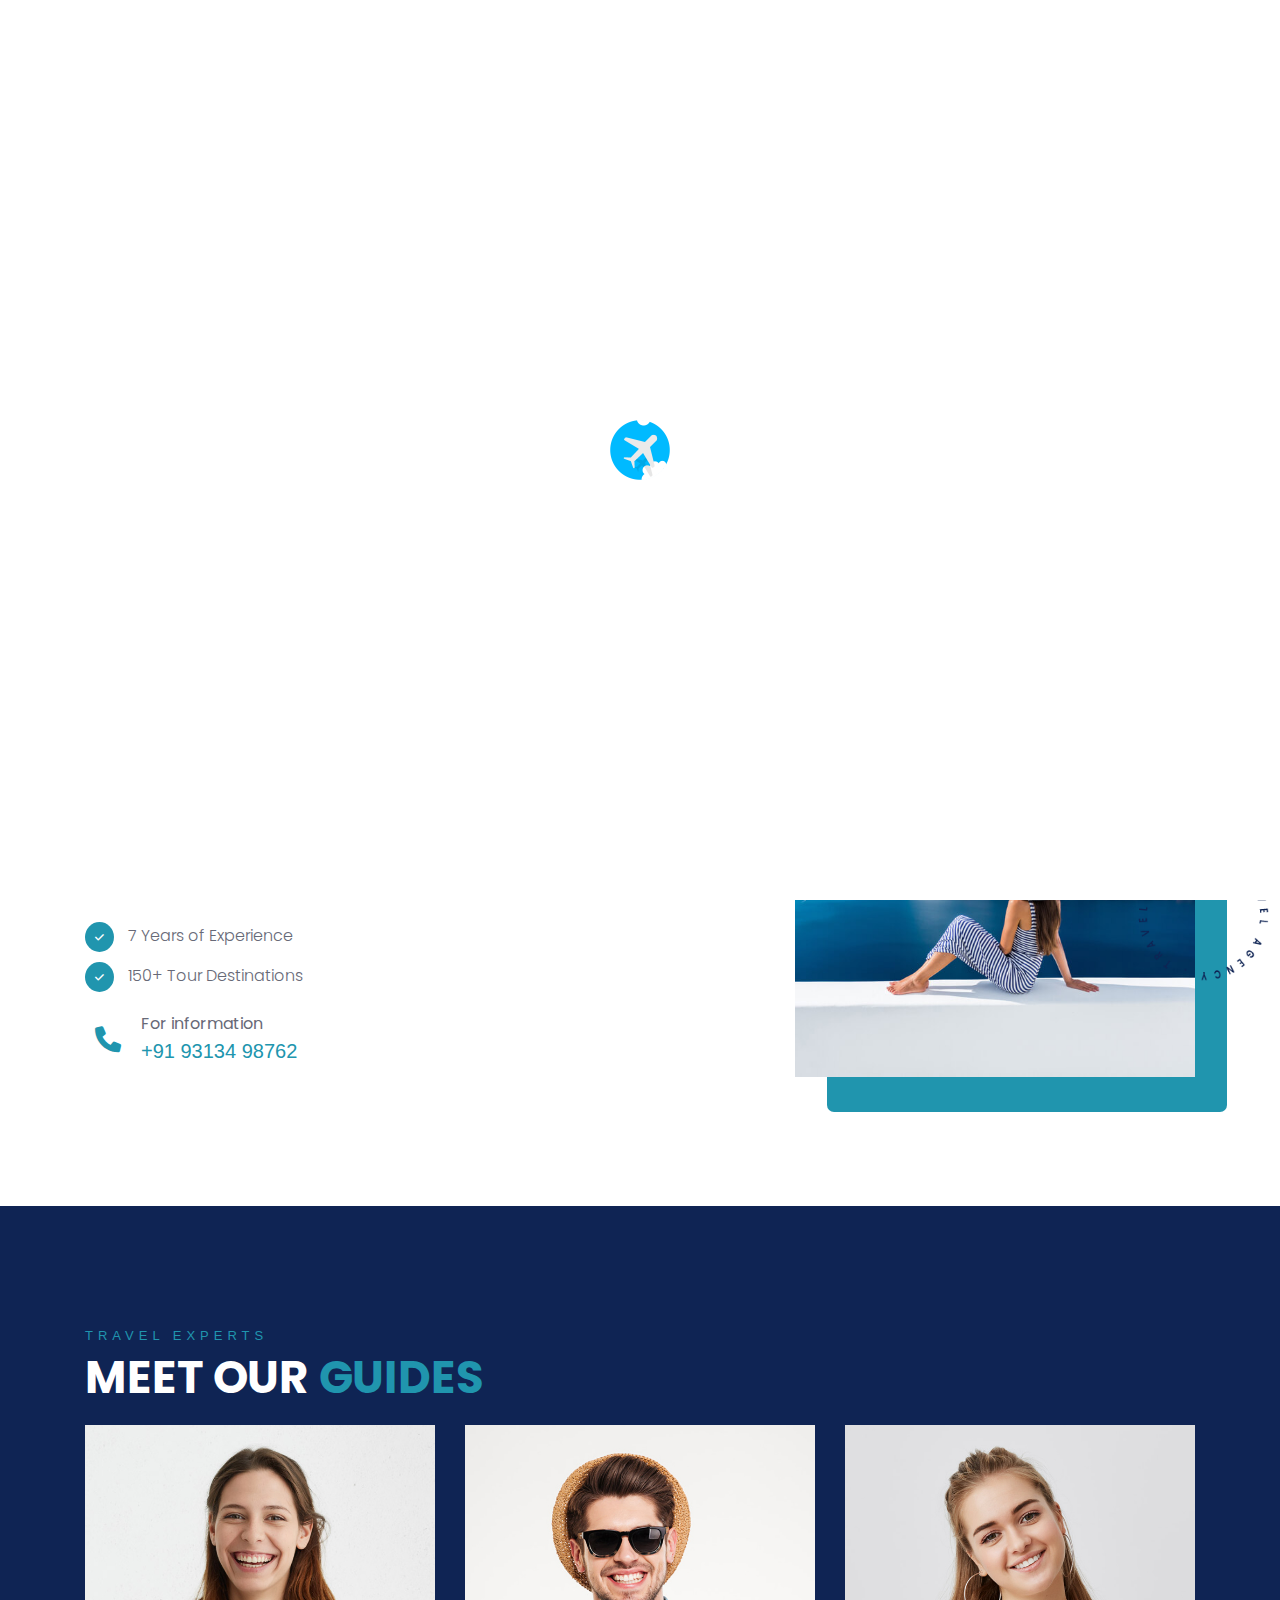
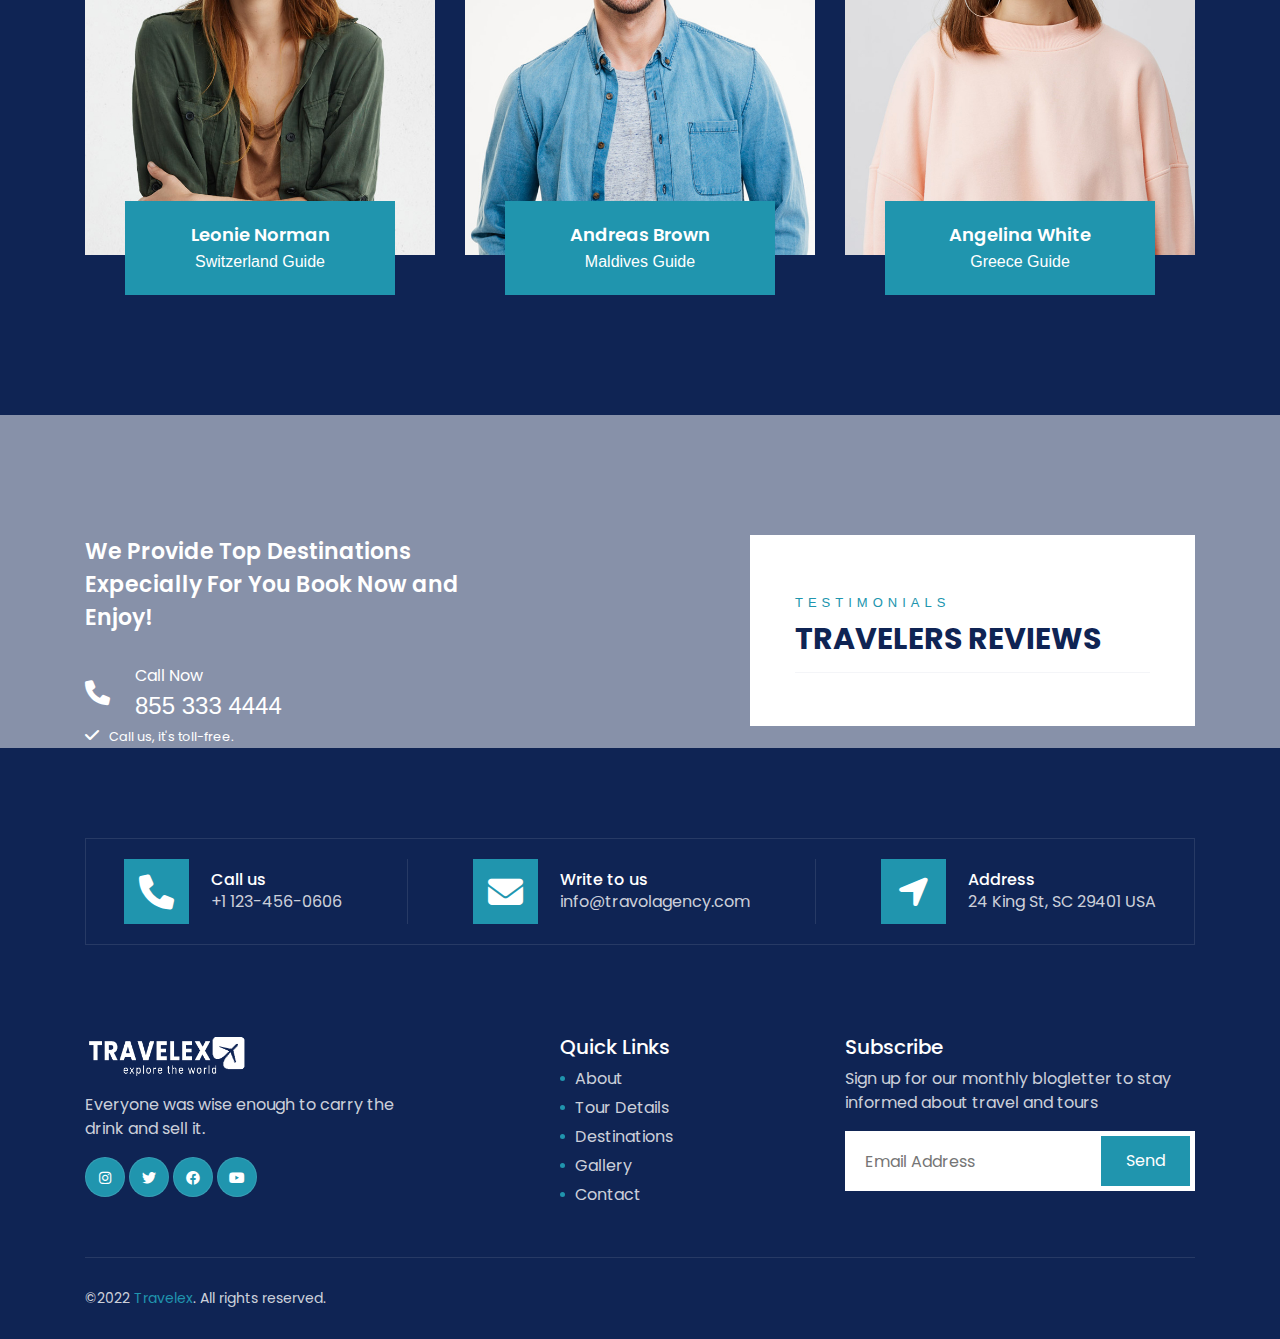
<file: Pages/about.html>
<!DOCTYPE html>
<html lang="en">

<head>
    <meta charset="UTF-8">
    <meta http-equiv="X-UA-Compatible" content="IE=edge">
    <meta name="viewport" content="width=device-width, initial-scale=1.0">
    <title>Travelex - A Travel Booking Agency</title>

    <!-- Favicon -->
    <link rel="shortcut icon" href="../Images/favicon.png" type="image/x-icon">

    <!-- icons -->
    <link rel="stylesheet" href="/Css/all.min.css">

    <!-- media -->
    <link rel="stylesheet" href="/Css/media.css">

    <!-- Bootstrap -->
    <link href="https://cdn.jsdelivr.net/npm/bootstrap@5.0.2/dist/css/bootstrap.min.css" rel="stylesheet"
        integrity="sha384-EVSTQN3/azprG1Anm3QDgpJLIm9Nao0Yz1ztcQTwFspd3yD65VohhpuuCOmLASjC" crossorigin="anonymous">

    <link rel="stylesheet" href="https://cdn.jsdelivr.net/npm/bootstrap-icons@1.3.0/font/bootstrap-icons.css" />
    <link rel="stylesheet" href="https://stackpath.bootstrapcdn.com/bootstrap/4.3.1/css/bootstrap.min.css"
        integrity="sha384-ggOyR0iXCbMQv3Xipma34MD+dH/1fQ784/j6cY/iJTQUOhcWr7x9JvoRxT2MZw1T" crossorigin="anonymous">

    <!-- fancybox -->
    <link rel="stylesheet" href="/Css/jquery.fancybox.min.css">

    <!-- animate -->
    <link rel="stylesheet" href="../Css/animate.min.css">

    <!-- owl carousel -->
    <link rel="stylesheet" href="/Css/owl.carousel.min.css">
    <link rel="stylesheet" href="/Css/owl.theme.default.min.css">

    <!-- Style -->
    <link rel="stylesheet" href="../Css/style.css">

    <!-- jQuery -->
    <script src="https://code.jquery.com/jquery-3.6.0.js"
        integrity="sha256-H+K7U5CnXl1h5ywQfKtSj8PCmoN9aaq30gDh27Xc0jk=" crossorigin="anonymous"></script>

    <!-- isotope -->
    <script src="/Js/isotope-docs.min.js"></script>

    <!-- fancybox -->
    <script src="/Js/jquery.fancybox.min.js"></script>

    <!-- owl carousel -->
    <script src="/Js/owl.carousel.min.js"></script>

    <script src="../Js/custom.js"></script>

    <!-- custom -->

</head>

<body class="">
    <!-- loader -->
    <div class="loader-main" id="loader">
        <img src="../Images/loader.gif" alt="">
    </div>
    <!-- loader -->
    <div class="main-sroll-top">
        <a href="#"><i class="fas fa-angle-double-up"></i></a>
    </div>

    <!-- start Header -->
    <Header>
        <div class="header-main">
            <div class="sticky">
                <div class="container-fluid bgtop animate__animated animate__fadeInDown animate__delay-1s">
                    <div class="d-flex align-items-center justify-content-between ">
                        <div class="logo_img">
                            <img src="../Images/Travelex.png" alt="">
                        </div>
                        <ul class="start-menu">
                            <li><a href="index.html">Home</a></li>
                            <li><a href="about.html">About</a></li>
                            <li><a href="#">Tours<i class="fa-solid fa-chevron-down"></i></a>
                                <ul class="sub-menu">
                                    <li><a href="tourDetails.html">Tour Details</a></li>
                                </ul>
                            </li>
                            <li><a href="destination.html">Destination</a></li>
                            <li><a href="gallery.html">Gallery</a></li>
                            <li><a href="contact.html">Contact</a></li>
                            <li><a href="../login.html" class="login-btn-index">REGISTER</a></li>
                        </ul>
                        <div class="toggle-menu">
                            <a href="#"><i class="fa-solid fa-bars"></i></a>
                        </div>
                    </div>
                </div>
            </div>
        </div>
    </Header>
    <!-- end Header -->

    <!-- start Banner -->
    <div class="banner-main2">
        <div class="container">
            <h5>The best travel agency</h5>
            <h1>WE HELPING YOU FIND<br /> <span>YOUR DREAM</span> VACATION</h1>
        </div>
    </div>
    <!-- end Banner -->

    <!-- start discover -->
    <div class="container">
        <div class="discover-main">
            <div class="row">
                <div class="col-md-6 content">
                    <h5 class="semi-title">The best travel agency</h5>
                    <div class="main-title">Discover the <span>world</span> with our guide</div>
                    <div class="para">
                        <p>To travel abroad is one of the most beneficial experiences for a person. People who travel
                            abroad have the opportunity to learn about foreign nations and take in the allure and
                            culture of a new land.</p>
                        <p>Many people who choose to travel abroad are leaving their home for the first time. When they
                            arrive in the new country</p>
                    </div>
                    <div class="experience">
                        <div class="exp1">
                            <i class="fa-solid fa-check"></i>
                            <span>7 Years of Experience</span>
                        </div>
                        <div class="exp1">
                            <i class="fa-solid fa-check"></i>
                            <span>150+ Tour Destinations</span>
                        </div>
                    </div>
                    <div class="information d-flex align-items-center">
                        <i class="fa-solid fa-phone"></i>
                        <div class="text">
                            <p>For information</p>
                            <a href="tel:+91-93134-98762">+91 93134 98762</a>
                        </div>
                    </div>
                </div>
                <div class="col-md-6 image-sec">
                    <div class="main-img">
                        <img src="../Images/discoverImg.jpeg" alt="" class="rounded-3">
                        <div class="round-circle">
                            <img src="../Images/round.png" alt="">
                        </div>
                    </div>
                </div>
            </div>
        </div>
    </div>
    <!-- end discover -->

    <!-- start main-guides -->
    <div class="main-guides">
        <div class="team">
            <div class="container">
                <div class="row">
                    <div class="col-md-12">
                        <div class="section-subtitle">Travel Experts</div>
                        <div class="section-title">Meet Our <span>Guides</span></div>
                    </div>
                </div>
                <div class="row">
                    <div class="col-md-4">
                        <div class="team-card mb-30">
                            <div class="team-img"><img src="/Images/guide1.jpg" alt="" class="w-100 rounded-3"></div>
                            <div class="team-content rounded-3">
                                <h3 class="team-title">Emily Norman<span>Switzerland Guide</span></h3>
                                <p class="team-text">
                                    There is no one who dares to sew the lake of the sulvina in the eduis euro vasatien arcuman ontese author and aleua areratra.</p>
                                <div class="social">
                                    <div class="full-width">
                                        <a href="#"><i class="ti-linkedin"></i></a>
                                        <a href="#"><i class="ti-facebook"></i></a>
                                        <a href="#"><i class="ti-twitter"></i></a>
                                        <a href="#"><i class="ti-instagram"></i></a>
                                    </div>
                                </div>
                            </div>
                            <div class="title-box rounded-3">
                                <h3 class="mb-0">Leonie Norman<span>Switzerland Guide</span></h3>
                            </div>
                        </div>
                    </div>
                    <div class="col-md-4">
                        <div class="team-card mb-30">
                            <div class="team-img"><img src="/Images/guide2.jpg" alt="" class="w-100 rounded-3"></div>
                            <div class="team-content rounded-3">
                                <h3 class="team-title">Andreas Brown<span>Maldives Guide</span></h3>
                                <p class="team-text">
                                    There is no one who dares to sew the lake of the sulvina in the eduis euro vasatien arcuman ontese author and aleua areratra.</p>
                                <div class="social">
                                    <div class="full-width">
                                        <a href="#"><i class="ti-linkedin"></i></a>
                                        <a href="#"><i class="ti-facebook"></i></a>
                                        <a href="#"><i class="ti-twitter"></i></a>
                                        <a href="#"><i class="ti-instagram"></i></a>
                                    </div>
                                </div>
                            </div>
                            <div class="title-box rounded-3">
                                <h3 class="mb-0">Andreas Brown<span>Maldives Guide</span></h3>
                            </div>
                        </div>
                    </div>
                    <div class="col-md-4">
                        <div class="team-card mb-30">
                            <div class="team-img rounded-3"><img src="/Images/guide3.jpg" alt=""
                                    class="w-100 rounded-3"></div>
                            <div class="team-content rounded-3">
                                <h3 class="team-title">Angelina White<span>Greece Guide</span></h3>
                                <p class="team-text">
                                    There is no one who dares to sew the lake of the sulvina in the eduis euro vasatien arcuman ontese author and aleua areratra.</p>
                                <div class="social">
                                    <div class="full-width">
                                        <a href="#"><i class="ti-linkedin"></i></a>
                                        <a href="#"><i class="ti-facebook"></i></a>
                                        <a href="#"><i class="ti-twitter"></i></a>
                                        <a href="#"><i class="ti-instagram"></i></a>
                                    </div>
                                </div>
                            </div>
                            <div class="title-box rounded-3">
                                <h3 class="mb-0">Angelina White<span>Greece Guide</span></h3>
                            </div>
                        </div>
                    </div>
                </div>
            </div>
        </div>
    </div>
    <!-- start main-guides -->


    <!-- start testimonials -->
    <section class="testimonials">
        <div class="bg_image">
            <div class="container">
                <div class="row">
                    <!-- Call Now  -->
                    <div class="col-md-5 mb-30 mt-30 we_provide">
                        <h5>We Provide Top Destinations Expecially For You Book Now and Enjoy!</h5>
                        <div class="phone-call mb-10">
                            <div class="icon color-1"><i class="fa-solid fa-phone"></i></div>
                            <div class="text">
                                <p class="color-1">Call Now</p><a class="color-1" href="tel:855-333-4444">855 333
                                    4444</a>
                            </div>
                        </div>
                        <p class="call_us"><i class="fa-solid fa-check"></i><small>Call us, it's toll-free.</small></p>
                    </div>
                    <!-- Booking From -->
                    <div class="col-md-5 offset-md-2">
                        <div class="testimonials-box rounded-3">
                            <div class="head-box">
                                <h6>Testimonials</h6>
                                <h4>Travelers Reviews</h4>
                            </div>
                            <div class="owl-carousel owl-theme" id="testimonials">
                                <div class="item">
                                    <p>Travel dapibus asue metus the nec feusiate era the miss hendreri the
                                        vemante the lemon insan toleon nectan feugiat erat hendrerit necuis
                                        vesaire tours inilla neca ine the sene miss habitan.</p>
                                    <div class="info">
                                        <div class="author-img"> <img src="/Images/auth1.png" alt=""> </div>
                                        <div class="cont">
                                            <div class="rating">
                                                <i class="fa-solid fa-star"></i>
                                                <i class="fa-solid fa-star"></i>
                                                <i class="fa-solid fa-star"></i>
                                                <i class="fa-solid fa-star"></i>
                                                <i class="fa-solid fa-star"></i>
                                            </div>
                                            <h6>Emily Brown</h6> <span>Guest review</span>
                                        </div>
                                    </div>
                                </div>
                                <div class="item">
                                    <p>Travel dapibus asue metus the nec feusiate era the miss hendreri the
                                        vemante the lemon insan toleon nectan feugiat erat hendrerit necuis
                                        vesaire tours inilla neca ine the sene miss habitan.</p>
                                    <div class="info">
                                        <div class="author-img"> <img src="/Images/auth2.png" alt=""> </div>
                                        <div class="cont">
                                            <div class="rating">
                                                <i class="fa-solid fa-star"></i>
                                                <i class="fa-solid fa-star"></i>
                                                <i class="fa-solid fa-star"></i>
                                                <i class="fa-solid fa-star"></i>
                                                <i class="fa-solid fa-star"></i>
                                            </div>
                                            <h6>Olivia Martin</h6> <span>Guest review</span>
                                        </div>
                                    </div>
                                </div>
                                <div class="item">
                                    <p>Travel dapibus asue metus the nec feusiate era the miss hendreri the
                                        vemante the lemon insan toleon nectan feugiat erat hendrerit necuis
                                        vesaire tours inilla neca ine the sene miss habitan.</p>
                                    <div class="info">
                                        <div class="author-img"> <img src="/Images/auth3.png" alt=""> </div>
                                        <div class="cont">
                                            <div class="rating">
                                                <i class="fa-solid fa-star"></i>
                                                <i class="fa-solid fa-star"></i>
                                                <i class="fa-solid fa-star"></i>
                                                <i class="fa-solid fa-star"></i>
                                                <i class="fa-solid fa-star"></i>
                                            </div>
                                            <h6>Nolan White</h6> <span>Guest review</span>
                                        </div>
                                    </div>
                                </div>
                            </div>
                        </div>
                    </div>
                </div>
            </div>
        </div>
        </div>
        </div>
        </div>
    </section>

    <!-- start footer -->
    <div class="footer-main">
        <footer class="footer clearfix">
            <div class="container">
                <!-- First footer -->
                <div class="first-footer">
                    <div class="row">
                        <div class="col-md-12">
                            <div class="links dark footer-contact-links">
                                <div class="footer-contact-links-wrapper">
                                    <div class="footer-contact-link-wrapper">
                                        <div class="image-wrapper footer-contact-link-icon">
                                            <div class="icon-footer rounded-2"> <i class="fa-solid fa-phone"></i> </div>
                                        </div>
                                        <div class="footer-contact-link-content">
                                            <h6>Call us</h6>
                                            <p>+1 123-456-0606</p>
                                        </div>
                                    </div>
                                    <div class="footer-contact-links-divider"></div>
                                    <div class="footer-contact-link-wrapper">
                                        <div class="image-wrapper footer-contact-link-icon">
                                            <div class="icon-footer rounded-2"><i class="fa-solid fa-envelope"></i>
                                            </div>
                                        </div>
                                        <div class="footer-contact-link-content">
                                            <h6>Write to us</h6>
                                            <p>info@travolagency.com</p>
                                        </div>
                                    </div>
                                    <div class="footer-contact-links-divider"></div>
                                    <div class="footer-contact-link-wrapper">
                                        <div class="image-wrapper footer-contact-link-icon">
                                            <div class="icon-footer rounded-2"> <i
                                                    class="fa-solid fa-location-arrow"></i></div>
                                        </div>
                                        <div class="footer-contact-link-content">
                                            <h6>Address</h6>
                                            <p>24 King St, SC 29401 USA</p>
                                        </div>
                                    </div>
                                </div>
                            </div>
                        </div>
                    </div>
                </div>
                <!-- Second footer -->
                <div class="second-footer">
                    <div class="row">
                        <!-- about & social icons -->
                        <div class="col-md-4 widget-area">
                            <div class="widget clearfix">
                                <div class="footer-logo"> <img class="img-fluid" src="/Images/Travelex.png" alt="">
                                </div>
                                <div class="widget-text">
                                    <p>Everyone was wise enough to carry the drink and sell it.</p>
                                    <div class="social-icons mt-3">
                                        <ul class="list-inline">
                                            <li><a href="#"><i class="fa-brands fa-instagram"></i></a></li>
                                            <li><a href="#"><i class="fa-brands fa-twitter"></i></li>
                                            <li><a href="#"><i class="fa-brands fa-facebook"></i></li>
                                            <li><a href="#"><i class="fa-brands fa-youtube"></i></a></li>
                                        </ul>
                                    </div>
                                </div>
                            </div>
                        </div>
                        <!-- quick links -->
                        <div class="col-md-3 offset-md-1 widget-area">
                            <div class="widget clearfix usful-links">
                                <h3 class="widget-title">Quick Links</h3>
                                <ul>
                                    <li><a href="about.html">About</a></li>
                                    <li><a href="tourDetails.html">Tour Details</a></li>
                                    <li><a href="destination.html">Destinations</a></li>
                                    <li><a href="gallery.html">Gallery</a></li>
                                    <li><a href="Contact.html">Contact</a></li>
                                </ul>
                            </div>
                        </div>
                        <!-- subscribe -->
                        <div class="col-md-4 widget-area">
                            <div class="widget clearfix">
                                <h3 class="widget-title">Subscribe</h3>
                                <p>Sign up for our monthly blogletter to stay informed about travel and tours</p>
                                <div class="widget-newsletter mt-3">
                                    <form action="#">
                                        <input type="email" class="rounded-2" placeholder="Email Address" required="">
                                        <button type="submit" class="rounded-2">Send</button>
                                    </form>
                                </div>
                            </div>
                        </div>
                    </div>
                </div>
                <!-- Bottom footer -->
                <div class="bottom-footer-text">
                    <div class="row copyright">
                        <div class="col-md-12">
                            <p class="mb-0">©2022 <a href="#">Travelex</a>. All rights reserved.</p>
                        </div>
                    </div>
                </div>
            </div>
        </footer>
    </div>
    <!-- end footer -->


    <!-- Bootstrap -->
    <script src="https://cdn.jsdelivr.net/npm/bootstrap@5.0.2/dist/js/bootstrap.bundle.min.js"
        integrity="sha384-MrcW6ZMFYlzcLA8Nl+NtUVF0sA7MsXsP1UyJoMp4YLEuNSfAP+JcXn/tWtIaxVXM"
        crossorigin="anonymous"></script>

    <!-- WOW JS -->
    <script src="../Js/wow.min.js"></script>

</body>

</html>
</file>
<file: Css/style.css>
@import url("https://fonts.googleapis.com/css2?family=Poppins:ital,wght@0,100;0,200;0,300;0,400;0,500;0,600;0,700;0,800;0,900;1,100;1,200;1,300;1,400;1,500;1,600;1,700;1,800;1,900&display=swap");
body {
  margin: 0;
  padding: 0;
  box-sizing: border-box;
  font-family: "Poppins", sans-serif;
  scroll-behavior: smooth;
  overflow-x: hidden;
}
body::-webkit-scrollbar-track {
  box-shadow: inset 0 0 6px rgba(0, 0, 0, 0.3);
  border-radius: 10px;
  background-color: #f5f5f5;
}
body::-webkit-scrollbar {
  width: 8px;
  background-color: #f5f5f5;
}
body::-webkit-scrollbar-thumb {
  border-radius: 10px;
  box-shadow: inset 0 0 6px rgba(0, 0, 0, 0.3);
  background-color: #ED8A0F;
}

ul {
  margin: 0;
  list-style: none;
  padding: 0;
}

a {
  text-decoration: none !important;
}

p {
  color: #676977;
  margin: 0;
}

input {
  outline: none;
  border: none;
}

.login_main {
  background-image: url(../Images/MaldivesBG.jpg);
  background-repeat: no-repeat;
  background-size: cover;
  width: 100%;
  height: 657px;
  position: relative;
}
.login_main .overlay {
  position: absolute;
  top: 0;
  left: 0;
  height: 100%;
  width: 100%;
  background: black;
  opacity: 0.4;
  z-index: 0;
}
.login_main .login-bg {
  position: absolute;
  top: 50%;
  left: 10%;
  transform: translate(-10%, -50%);
  height: 450px;
  width: 350px;
  background: rgba(255, 255, 255, 0.25);
  box-shadow: 0 8px 32px 0 rgba(31, 38, 135, 0.37);
  -webkit-backdrop-filter: blur(8px);
          backdrop-filter: blur(8px);
  border-radius: 8px;
  border: 1px solid rgba(255, 255, 255, 0.18);
  padding: 20px;
  z-index: 10;
}
.login_main .login-bg > h3 {
  font-size: 20px;
  text-align: center;
  color: white;
  margin-top: 30px;
}
.login_main .login-bg .email-sec {
  position: relative;
  margin-top: 20px;
}
.login_main .login-bg .email-sec:nth-child(2) {
  margin-top: 50px;
}
.login_main .login-bg .email-sec label {
  display: block;
  color: white;
  font-weight: 300;
  letter-spacing: 0.5px;
  font-size: 14px;
  margin-bottom: 5px;
}
.login_main .login-bg .email-sec input {
  padding: 6px 15px;
  width: 100%;
  border-radius: 7px;
  outline: none;
  border: none;
  font-size: 14px;
}
.login_main .login-bg .email-sec input::-moz-placeholder {
  font-size: 14px;
}
.login_main .login-bg .email-sec input:-ms-input-placeholder {
  font-size: 14px;
}
.login_main .login-bg .email-sec input::placeholder {
  font-size: 14px;
}
.login_main .login-bg .email-sec #togglePassword {
  position: absolute;
  top: 60%;
  right: 13px;
  font-size: 15px;
}
.login_main .login-bg .email-sec .label-icon {
  margin-right: 10px;
}
.login_main .login-bg .form-check {
  margin: 20px 0 0 5px;
}
.login_main .login-bg .form-check .form-check-label {
  font-size: 14px;
  font-weight: 200;
  color: white;
}
.login_main .login-bg .login-btn-main {
  position: relative;
}
.login_main .login-bg .login-btn-main .login-btn {
  width: 100%;
  padding: 6px 20px;
  margin-top: 20px;
  background-color: #007DBF;
  color: white;
  border-radius: 7px;
  overflow: hidden;
  transition: 0.4s;
  box-shadow: 0px 6px 10px 0px rgba(0, 0, 0, 0.15);
}
.login_main .login-bg .login-btn-main .login-btn::before {
  content: "";
  position: absolute;
  top: -20px;
  left: -20px;
  transform: rotate(342deg);
  background-color: white;
  height: 82px;
  width: 17px;
  opacity: 0.4;
  transition: all 0.5s;
}
.login_main .login-bg .login-btn-main .login-btn:hover {
  box-shadow: 0px 6px 18px 0px rgba(0, 0, 0, 0.25);
}
.login_main .login-bg .login-btn-main .login-btn:hover::before {
  transition: all 0.3s;
  transform: translateX(350px) rotate(342deg);
}
.login_main .login-bg .login-btn-main #submit {
  position: absolute;
  top: 0;
  width: 100%;
  height: 100%;
  opacity: 0;
}
.login_main .login-bg .sign-in-btn {
  color: #fff;
  font-weight: 600;
  margin-top: 20px;
  text-decoration: underline !important;
}
.login_main .login-bg .already-account {
  color: white;
  font-size: 13px;
  text-align: center;
  margin-top: 28px;
  letter-spacing: 0.5px;
}
.login_main .login-bg .already-account a {
  color: #4734D3;
  font-weight: 500;
}

.signUp_main {
  background-image: url(../Images/maldives1.jpeg);
  background-repeat: no-repeat;
  background-size: cover;
  width: 100%;
  height: 657px;
  position: relative;
}
.signUp_main .overlay {
  position: absolute;
  top: 0;
  left: 0;
  height: 100%;
  width: 100%;
  background: black;
  opacity: 0.4;
  z-index: 0;
}
.signUp_main .login-bg {
  position: absolute;
  top: 50%;
  right: 7%;
  transform: translate(-10%, -50%);
  height: 450px;
  width: 350px;
  background: rgba(255, 255, 255, 0.25);
  box-shadow: 0 8px 32px 0 rgba(31, 38, 135, 0.37);
  -webkit-backdrop-filter: blur(8px);
          backdrop-filter: blur(8px);
  border-radius: 8px;
  border: 1px solid rgba(255, 255, 255, 0.18);
  padding: 20px;
  z-index: 10;
}
.signUp_main .login-bg > h3 {
  font-size: 20px;
  text-align: center;
  color: white;
  margin-top: 5px;
}
.signUp_main .login-bg .email-sec {
  position: relative;
  margin-top: 15px;
}
.signUp_main .login-bg .email-sec:nth-child(2) {
  margin-top: 30px;
}
.signUp_main .login-bg .email-sec label {
  display: block;
  color: white;
  font-weight: 300;
  letter-spacing: 0.5px;
  font-size: 14px;
  margin-bottom: 5px;
}
.signUp_main .login-bg .email-sec input {
  padding: 6px 15px;
  width: 100%;
  border-radius: 7px;
  outline: none;
  border: none;
  font-size: 14px;
}
.signUp_main .login-bg .email-sec input::-moz-placeholder {
  font-size: 14px;
}
.signUp_main .login-bg .email-sec input:-ms-input-placeholder {
  font-size: 14px;
}
.signUp_main .login-bg .email-sec input::placeholder {
  font-size: 14px;
}
.signUp_main .login-bg .email-sec #togglePassword {
  position: absolute;
  top: 60%;
  right: 13px;
  font-size: 15px;
}
.signUp_main .login-bg .email-sec .label-icon {
  margin-right: 10px;
}
.signUp_main .login-bg .form-check {
  margin: 20px 0 0 5px;
}
.signUp_main .login-bg .form-check .form-check-label {
  font-size: 14px;
  font-weight: 200;
  color: white;
}
.signUp_main .login-bg .login-btn-main {
  position: relative;
}
.signUp_main .login-bg .login-btn-main .login-btn {
  width: 100%;
  padding: 6px 20px;
  margin-top: 20px;
  background-color: #007DBF;
  color: white;
  border-radius: 7px;
  overflow: hidden;
  transition: 0.4s;
  box-shadow: 0px 6px 10px 0px rgba(0, 0, 0, 0.15);
}
.signUp_main .login-bg .login-btn-main .login-btn::before {
  content: "";
  position: absolute;
  top: -20px;
  left: -20px;
  transform: rotate(342deg);
  background-color: white;
  height: 82px;
  width: 17px;
  opacity: 0.4;
  transition: all 0.5s;
}
.signUp_main .login-bg .login-btn-main .login-btn:hover {
  box-shadow: 0px 6px 18px 0px rgba(0, 0, 0, 0.25);
}
.signUp_main .login-bg .login-btn-main .login-btn:hover::before {
  transition: all 0.3s;
  transform: translateX(350px) rotate(342deg);
}
.signUp_main .login-bg .login-btn-main #submit {
  position: absolute;
  top: 0;
  width: 100%;
  height: 100%;
  opacity: 0;
}
.signUp_main .login-bg .sign-in-btn {
  color: #fff;
  font-weight: 600;
  margin-top: 20px;
  text-decoration: underline !important;
}
.signUp_main .login-bg .already-account {
  color: white;
  font-size: 13px;
  text-align: center;
  margin-top: 28px;
  letter-spacing: 0.5px;
}
.signUp_main .login-bg .already-account a {
  color: #4734D3;
  font-weight: 500;
}

.spacerY {
  padding-top: 100px;
  padding-bottom: 100px;
}

/* ----------------start Scroll top--------------- */
.main-sroll-top a {
  position: fixed;
  top: 85%;
  left: 95%;
  padding: 6px 15px;
  border-radius: 5px;
  color: #2095AE;
  border: 2px solid #2095AE !important;
  background-color: transparent;
  z-index: 30;
  transition: 0.4s;
}
.main-sroll-top a:hover {
  background-color: #2095AE;
  color: white;
}

/* ----------------end Scroll top--------------- */
/* ----------------start loader--------------- */
.notLoaded {
  height: 100vh;
  overflow: hidden;
  position: fixed;
  top: 50%;
  left: 50%;
  transform: translate(-50%, -50%);
  width: 100%;
  margin: 0px;
  padding: 0;
  background-color: white;
  z-index: 100000;
}

.loader-main {
  position: absolute;
  background: white;
  width: 100%;
  top: 0px;
  left: 0px;
  overflow: hidden;
  height: 100vh;
  display: flex;
  align-items: center;
  justify-content: center;
  text-align: center;
  z-index: 100000;
}
.loader-main img {
  width: 200px;
}

/* ----------------end loader--------------- */
/* ----------------start header--------------- */
.header-main {
  position: absolute;
  width: 100%;
}
.header-main .sticky.fixed {
  position: fixed;
  width: 1200px;
  transform: translateX(-50%);
  left: 50%;
  background: #2095AE;
  box-shadow: 0px 4px 13px 0px rgba(0, 0, 0, 0.25);
  -webkit-backdrop-filter: blur(8px);
          backdrop-filter: blur(8px);
  border-radius: 0 0 12px 12px;
  z-index: 1000;
}
.header-main .sticky.fixed .bgtop {
  border: 0;
}
.header-main .bgtop {
  max-width: 1200px;
  border-bottom: 1px solid rgba(255, 255, 255, 0.2);
  z-index: 1000;
  position: relative;
}
.header-main .bgtop .logo_img img {
  width: 140px;
}
.header-main .bgtop .start-menu {
  display: flex;
  gap: 20px;
}
.header-main .bgtop .start-menu li {
  padding: 20px 0;
  position: relative !important;
}
.header-main .bgtop .start-menu li a {
  color: white;
  font-size: 15px;
  font-weight: 400;
}
.header-main .bgtop .start-menu li a i {
  margin-left: 5px;
  font-size: 12px;
}
.header-main .bgtop .start-menu li:hover .sub-menu {
  transform: translateY(60px);
  transition: all 0.3s;
}
.header-main .bgtop .start-menu li:hover .sub-menu li {
  display: block;
  opacity: 1;
}
.header-main .bgtop .start-menu .sub-menu {
  position: absolute;
  top: 0px;
  left: 0;
  transform: translateY(70px);
  background: white;
  border-radius: 8px;
  box-shadow: 0px 2px 5px 0px rgba(140, 140, 140, 0.25);
}
.header-main .bgtop .start-menu .sub-menu li {
  transition: all 0.3s;
  opacity: 0;
  display: none;
  padding: 10px 15px;
  width: 140px;
  cursor: pointer;
}
.header-main .bgtop .start-menu .sub-menu li a {
  color: black;
  font-size: 15px;
  font-weight: 400;
}
.header-main .bgtop .start-menu .sub-menu li:hover a {
  color: #007DBF;
}
.header-main .bgtop .toggle-menu {
  display: none;
}
.header-main .bgtop .toggle-menu a {
  color: white;
}
.header-main .login-btn-index {
  background-color: white;
  padding: 5px 23px;
  border-radius: 5px;
  color: #2095AE !important;
  font-weight: 500 !important;
}

/* ----------------end header--------------- */
/* ----------------start Banner--------------- */
.banner-main {
  /*Dots*/
}
.banner-main #main_banner .owl-nav {
  margin-top: 0;
  position: absolute;
  top: 50%;
  transform: translateY(-50%);
  width: 100%;
  display: none;
}
.banner-main #main_banner .owl-prev, .banner-main #main_banner .owl-next {
  position: absolute;
  left: 50px;
  height: 50px;
  width: 50px;
  background: var(--themeBlue) !important;
  color: #fff !important;
  border-radius: 50% !important;
  margin: 0;
}
.banner-main #main_banner .owl-next {
  right: 50px;
  left: auto;
}
.banner-main #main_banner .owl-dots {
  position: absolute;
  bottom: 10px;
  width: 100%;
}
.banner-main #main_banner .owl-dots .owl-dot span {
  background: white !important;
  border-radius: 0 !important;
}
.banner-main #main_banner .owl-dots .owl-dot.active span {
  background: var(--themeBlue) !important;
}
.banner-main #main_banner .slide_text {
  position: absolute;
  top: 50%;
  left: 50%;
  transform: translate(-50%, -50%);
  line-height: 40px;
  overflow: hidden;
  width: 70%;
  text-align: center;
  padding: 20px;
}
.banner-main #main_banner .slide_text > * {
  margin-bottom: 15px;
}
.banner-main #main_banner .slide_text > h4 {
  font-size: 13px;
  font-weight: 400;
  color: #fff;
  margin-bottom: 15px;
  -webkit-animation-delay: 0.2s;
          animation-delay: 0.2s;
  text-transform: uppercase;
  letter-spacing: 6px;
}
.banner-main #main_banner .slide_text > h3 {
  position: relative;
  margin-bottom: 0;
  font-size: 75px;
  text-transform: uppercase;
  -webkit-animation-delay: 0.4s;
          animation-delay: 0.4s;
  color: #fff;
  font-weight: 700;
  letter-spacing: 2px;
}
.banner-main #main_banner .slide_text > h3 span {
  color: transparent;
  -webkit-text-stroke: 1px #fff;
}
.banner-main #main_banner .owl-stage-outer,
.banner-main #main_banner .owl-stage,
.banner-main #main_banner .owl-item,
.banner-main #main_banner .item {
  height: 660px;
}
.banner-main #main_banner .item .slider-image {
  position: relative;
}
.banner-main #main_banner .item .slider-image img {
  height: 100%;
  -o-object-fit: cover;
     object-fit: cover;
}
.banner-main #main_banner .item .slider-image:before {
  content: "";
  position: absolute;
  width: 100%;
  height: 100%;
  top: 0;
  left: 0;
  z-index: 0;
  background: #0f2454;
  opacity: 0.5;
}
.banner-main .btn-theme {
  margin-top: 50px;
  background-color: var(--themeorange);
  color: #fff;
  padding: 4px 46px;
  border-radius: 5px;
  font-weight: bold;
  letter-spacing: 1px;
  transition: 0.3s;
  width: 50%;
}
.banner-main .btn-theme:hover {
  background-color: transparent;
  border: 1px solid black;
  color: black;
}

/* ----------------end Banner--------------- */
/* ----------------Start Discover--------------- */
.discover-main {
  padding: 120px 0;
}
.discover-main .content .semi-title {
  color: #2095AE;
  font-size: 13px;
  font-family: "Barlow", sans-serif;
  font-weight: 400;
  text-transform: uppercase;
  margin-bottom: 5px;
  letter-spacing: 5px;
}
.discover-main .content .main-title {
  font-size: 45px;
  line-height: 1.2em;
  font-family: "Poppins", sans-serif;
  font-weight: 700;
  color: #0f2454;
  position: relative;
  text-transform: uppercase;
  margin-bottom: 20px;
}
.discover-main .content .main-title span {
  color: #2095AE;
}
.discover-main .content .para p {
  color: #676977;
  margin-bottom: 20px;
  font-weight: 300;
}
.discover-main .content .experience {
  margin-top: 30px;
}
.discover-main .content .experience .exp1 {
  margin-bottom: 10px;
}
.discover-main .content .experience .exp1 i {
  font-size: 10px;
  color: #fff;
  background-color: #2095AE;
  border-radius: 50%;
  padding: 10px;
  margin-right: 10px;
}
.discover-main .content .experience .exp1 span {
  color: #676977;
  font-weight: 300;
}
.discover-main .content .information {
  margin: 20px 10px;
}
.discover-main .content .information i {
  color: #2095AE;
  margin-right: 20px;
  font-size: 26px;
}
.discover-main .content .information .text {
  font-size: 16px;
  margin: 0;
}
.discover-main .content .information .text a {
  font-size: 20px;
  color: #2095AE;
  font-family: "Barlow", sans-serif;
}
.discover-main .image-sec {
  display: flex;
  justify-content: flex-end;
  z-index: 9;
}
.discover-main .image-sec .main-img {
  position: relative;
}
.discover-main .image-sec .main-img > img {
  width: 400px;
  position: relative;
  z-index: 9;
}
.discover-main .image-sec .main-img:before {
  content: "";
  position: absolute;
  top: 60px;
  right: -32px;
  bottom: 0;
  background-color: #2095AE;
  width: 400px;
  height: 472px;
  border-radius: 7px;
}
.discover-main .image-sec .main-img .round-circle {
  width: 155px;
  position: absolute;
  right: -85px;
  bottom: 94px;
  z-index: 19;
  -webkit-animation-name: rotate;
          animation-name: rotate;
  -webkit-animation-duration: 8s;
          animation-duration: 8s;
  -webkit-animation-iteration-count: infinite;
          animation-iteration-count: infinite;
  -webkit-animation-timing-function: linear;
          animation-timing-function: linear;
}
.discover-main .image-sec .main-img .round-circle img {
  width: 100%;
}

@-webkit-keyframes rotate {
  from {
    transform: rotate(360deg);
  }
  to {
    transform: rotate(0);
  }
}

@keyframes rotate {
  from {
    transform: rotate(360deg);
  }
  to {
    transform: rotate(0);
  }
}
/* ----------------End Discover--------------- */
/* ----------------Start popular tours--------------- */
.main-popular {
  padding: 120px 0;
  background: #f4f5f8;
  /* ======= Tour Page style ======= */
  /* page list */
  /* owl-nav next and prev */
  /* tour-list */
  /* tour details */
}
.main-popular .semi-title {
  color: #2095AE;
  font-size: 13px;
  font-weight: 400;
  text-transform: uppercase;
  margin-bottom: 5px;
  letter-spacing: 5px;
}
.main-popular .section-title {
  font-size: 45px;
  line-height: 1.2em;
  font-family: "Poppins", sans-serif;
  font-weight: 700;
  color: #0f2454;
  position: relative;
  text-transform: uppercase;
  margin-bottom: 20px;
}
.main-popular .section-title span {
  color: #2095AE;
}
.main-popular .tours3 {
  color: #676977;
}
.main-popular .tours3 .square-flip {
  perspective: 1000;
  transform: perspective(1000px);
  transform-style: preserve-3d;
  position: relative;
  background-size: cover;
  background-position: center center;
}
.main-popular .tours3 .square-flip {
  min-height: 450px;
  margin-bottom: 30px;
}
.main-popular .tours3 .square,
.main-popular .tours3 .square2 {
  width: 100%;
  height: 100%;
}
.main-popular .tours3 .square {
  background-size: cover;
  background-position: center center;
  transition: transform 0.9s cubic-bezier(0.68, -0.55, 0.265, 1.25);
  overflow: hidden;
  position: absolute;
  top: 0;
  -webkit-backface-visibility: hidden;
  backface-visibility: hidden;
}
.main-popular .tours3 .square .category {
  position: absolute;
  top: 15px;
  right: 15px;
  z-index: 3;
  -ms-writing-mode: tb-rl;
      writing-mode: vertical-rl;
  transform: rotate(180deg);
  text-orientation: mixed;
  color: #fff;
  font-size: 13px;
  font-weight: 400;
  letter-spacing: 1px;
  padding: 12px 6px;
  line-height: 1.5em;
  text-transform: uppercase;
  background: #0f2454;
}
.main-popular .tours3 .square .category a {
  color: #fff;
}
.main-popular .tours3 .square .category:hover {
  color: #fff;
}
.main-popular .tours3 .square h4 {
  color: #fff;
  font-size: 27px;
  text-align: left;
  margin-bottom: 10px;
  display: inline-flex;
}
.main-popular .tours3 .square h6, .main-popular .tours3 .square h6 a {
  position: relative;
  color: #fff;
  font-size: 16px;
  font-weight: 400;
  font-family: "Barlow", sans-serif;
  margin-bottom: 0px;
}
.main-popular .tours3 .square-flip .square {
  transform: rotateY(0deg);
  transform-style: preserve-3d;
  z-index: 1;
}
.main-popular .tours3 .square-flip:hover .square {
  transform: rotateY(-180deg);
  transform-style: preserve-3d;
}
.main-popular .tours3 .square2 {
  background: #f4f5f8;
  background-size: cover;
  background-position: center center;
  transition: transform 0.9s cubic-bezier(0.68, -0.55, 0.265, 1.25);
  overflow: hidden;
  position: absolute;
  top: 0;
  -webkit-backface-visibility: hidden;
  backface-visibility: hidden;
}
.main-popular .tours3 .square2.bg-white {
  background: #fff;
}
.main-popular .tours3 .square2:before {
  top: 25px;
  left: 15px;
  right: 15px;
  bottom: 25px;
}
.main-popular .tours3 .square2 h4 {
  font-size: 27px;
  color: #0f2454;
  margin-bottom: 5px;
}
.main-popular .tours3 .square2 h6 {
  position: relative;
  color: #2095AE;
  font-size: 16px;
  font-weight: 400;
  font-family: "Barlow", sans-serif;
  margin-bottom: 20px;
}
.main-popular .tours3 .square2 p {
  font-size: 16px;
  color: #676977;
}
.main-popular .tours3 .square2 .icon img {
  width: 60px;
  color: #676977;
  margin-bottom: 20px;
}
.main-popular .tours3 .btn-line a {
  border-bottom: 1px solid #2095AE;
  color: #676977;
  padding-bottom: 5px;
}
.main-popular .tours3 .btn-line a:hover {
  border-bottom: 1px solid #0f2454;
  color: #676977;
}
.main-popular .tours3 .square-flip .square2 {
  transform: rotateY(180deg);
  transform-style: preserve-3d;
  z-index: 1;
}
.main-popular .tours3 .square-flip:hover .square2 {
  transform: rotateY(0deg);
  transform-style: preserve-3d;
}
.main-popular .tours3 .square-container {
  padding: 40px;
  text-align: right;
  height: 450px;
  position: relative;
  transition: transform 0.9s cubic-bezier(0.68, -0.55, 0.265, 1.25);
  transform: translateX(0px) scale(1);
  transform-style: preserve-3d;
  z-index: 2;
}
.main-popular .tours3 .square-flip:hover .square-container {
  transform: translateX(-650px) scale(0.88);
}
.main-popular .tours3 .square-container2 {
  padding: 30px;
  text-align: left;
  position: relative;
  top: 50%;
  transition: transform 0.9s cubic-bezier(0.68, -0.55, 0.265, 1.25);
  transform: translateY(-50%) translateX(650px) translateZ(60px) scale(0.88);
  transform-style: preserve-3d;
  z-index: 2;
}
.main-popular .tours3 .square-flip:hover .square-container2 {
  transform: translateY(-50%) translateX(0px) translateZ(0px) scale(1);
}
.main-popular .tours3 .flip-overlay {
  display: block;
  background: #0f2454;
  width: 100%;
  height: 100%;
  position: absolute;
  top: 0;
  left: 0;
  opacity: 0.2;
}
@media screen and (max-width: 991px) {
  .main-popular .tours3 .square-flip {
    margin-bottom: 30px;
  }
  .main-popular .tours3 {
    padding-bottom: 70px;
  }
}
.main-popular .tour-page h6 {
  position: relative;
  font-family: "Poppins", sans-serif;
  font-size: 27px;
  color: #0f2454;
}
.main-popular .page-list {
  position: relative;
  display: block;
}
.main-popular .page-list li {
  position: relative;
  display: flex;
  align-items: center;
}
.main-popular .page-list li + li {
  margin-top: 10px;
}
.main-popular .page-list-icon {
  display: flex;
  align-items: center;
}
.main-popular .page-list-icon span {
  font-size: 18px;
  color: #2095AE;
}
.main-popular .page-list-text {
  margin-left: 15px;
}
.main-popular .page-list-text p {
  font-size: 16px;
  margin: 0;
}
.main-popular .tour-page .owl-nav {
  position: absolute;
  bottom: 3%;
  left: 12%;
}
.main-popular .tour-page .owl-prev {
  float: left;
}
.main-popular .tour-page .owl-next {
  float: right;
}
.main-popular .tour-page .owl-theme .owl-nav [class*=owl-] {
  width: 40px;
  height: 40px;
  line-height: 34px;
  background: transparent;
  border-radius: 100%;
  color: rgba(255, 255, 255, 0.75);
  font-size: 11px;
  margin-right: 3px;
  cursor: pointer;
  border: 1px solid rgba(255, 255, 255, 0.3);
  transition: all 0.2s ease-in-out;
  transform: scale(1);
}
.main-popular .tour-page .owl-theme .owl-nav [class*=owl-]:hover {
  transform: scale(0.9);
  background: transparent;
  border: 1px solid #2095AE;
  color: #2095AE;
}
@media screen and (max-width: 768px) {
  .main-popular .tour-page .owl-nav {
    display: none;
  }
}
.main-popular .tour-list .wrap {
  background: #0f2454;
  padding: 30px;
}
.main-popular .tour-list ul {
  margin: 0;
  padding: 0;
  list-style: none;
}
.main-popular .tour-list ul li {
  color: #676977;
  font-size: 16px;
  padding-bottom: 10px;
}
.main-popular .tour-list ul li i {
  margin-right: 2px;
  color: #2095AE;
  font-size: 16px;
}
.main-popular .tour-page .head-icon {
  display: grid;
  grid-template-columns: 46% auto;
  grid-auto-rows: 45px;
  align-items: center;
  padding: 20px 0;
}
.main-popular .tour-page .head-icon p {
  display: flex;
  align-items: center;
  color: #676977;
}
.main-popular .tour-page .head-icon p i {
  color: #2095AE;
  margin-right: 10px;
  font-size: 18px;
}
.main-popular .tour-page .head-icon p img {
  margin-right: 20px;
}
@media (max-width: 768px) {
  .main-popular .tour-page .head-icon {
    grid-template-columns: auto auto;
  }
}
@media (max-width: 576px) {
  .main-popular .tour-page .head-icon {
    grid-template-columns: 100%;
  }
}
.main-popular .tour-page .time-table,
.main-popular .tour-page .time-table-price {
  padding: 15px 0;
  display: grid;
  grid-template-columns: 50% 50%;
  align-items: center;
  border-bottom: 1px solid #f4f5f8;
}
.main-popular .tour-page .time-table p {
  margin-bottom: 0px;
}
.main-popular .tour-page .time-table-price {
  height: auto;
  align-items: unset;
  padding: 12px 0;
}
.main-popular .tour-page .time-table-price span,
.main-popular .tour-page .time-table span {
  color: #0f2454;
}
.main-popular .tour-page .time-table ul, .main-popular .tour-page .time-table-price ul {
  margin: 0;
}
.main-popular .tour-page .time-table li i, .main-popular .tour-page .time-table-price li i {
  font-size: 13px;
  margin-right: 10px;
}
.main-popular .tour-page .time-table-price-include li i.ti-check {
  color: #2095AE;
}
.main-popular .tour-page .time-table-price-exclude li i.ti-close {
  color: #ff0000;
}

/* ----------------End popular tours--------------- */
/* ----------------start dynamic video--------------- */
.dynamic-video-wrapper {
  max-width: 100%;
  padding: 0;
  margin: 0;
  max-height: 450px;
  height: 100%;
  overflow: hidden;
  position: relative;
}
.dynamic-video-wrapper::before {
  background: #0f2454;
  opacity: 0.3;
  content: "";
  position: absolute;
  width: 100%;
  height: 100%;
  top: 0;
  left: 0;
  z-index: 1;
}
.dynamic-video-wrapper video {
  display: flex;
}
.dynamic-video-wrapper .wrap-content {
  position: absolute;
  width: 100%;
  margin: auto;
  z-index: 10;
  text-align: center;
  top: 50%;
  left: 0;
  transform: translate(0%, -50%);
}
.dynamic-video-wrapper .wrap-content h1 {
  position: relative;
  font-size: 40px;
  line-height: 1.2em;
  -webkit-animation-delay: 0.6s;
  animation-delay: 0.6s;
  color: #fff;
  font-weight: 600;
}
.dynamic-video-wrapper .wrap-content h4 {
  font-family: "Barlow", sans-serif;
  font-size: 16px;
  font-weight: 400;
  color: #fff;
  text-align: center;
  margin-bottom: 20px;
  margin-top: 20px;
  -webkit-animation-delay: 0.4s;
  animation-delay: 0.4s;
}

/* ----------------End dynamic video--------------- */
/* ----------------start Experience--------------- */
.main-experience .bg-navy {
  background: #0f2454;
}
.main-experience .section-padding {
  padding: 120px 0;
}
.main-experience .section-padding2 {
  padding: 0 0 120px 0;
}
.main-experience .section-padding h6 {
  color: #2095AE;
  font-size: 20px;
  margin-bottom: 20px;
}
.main-experience .section-subtitle {
  color: #2095AE;
  font-size: 13px;
  font-family: "Barlow", sans-serif;
  font-weight: 400;
  text-transform: uppercase;
  margin-bottom: 5px;
  letter-spacing: 5px;
}
.main-experience .section-title {
  font-size: 45px;
  line-height: 1.2em;
  font-family: "Poppins", sans-serif;
  font-weight: 700;
  color: #2095AE;
  position: relative;
  text-transform: uppercase;
  margin-bottom: 20px;
}
.main-experience .section-title span {
  color: #fff;
  margin-left: 10px;
}
.main-experience .blog .item {
  position: relative;
  overflow: hidden;
  margin-bottom: 30px;
}
.main-experience .blog .section-title {
  color: #fff;
}
.main-experience .blog .item:hover img {
  filter: none;
  transform: scale(1.09, 1.09);
  -webkit-filter: brightness(75%);
  transition: all 1s ease;
}
.main-experience .blog .item:hover .con {
  bottom: 0;
}
.main-experience .blog .item img {
  transition: all 0.5s;
  filter: brightness(100%);
}
.main-experience .blog .item .date {
  display: inline-block;
  position: absolute;
  top: 20px;
  left: 20px;
  color: #fff;
  padding: 10px 10px 5px 10px;
  text-align: center;
  background: #2095ae;
}
.main-experience .blog .item .date span {
  display: block;
  font-size: 10px;
  text-transform: uppercase;
  letter-spacing: 1px;
  color: #fff;
  line-height: 1.5em;
  margin-bottom: 0px;
}
.main-experience .blog .item .date i {
  font-family: "Poppins", sans-serif;
  display: block;
  font-size: 18px;
  font-style: normal;
  color: #fff;
  line-height: 1.5em;
  font-weight: 500;
}
.main-experience .blog .item .con {
  margin: -160px 20px 90px;
  padding: 25px;
  border-radius: 0;
  overflow: hidden;
  transition: 0.2s cubic-bezier(0.3, 0.58, 0.55, 1);
  bottom: -90px;
  position: relative;
  background: #fff;
}
.main-experience .blog .item .con .category {
  font-family: "Barlow", sans-serif;
  text-transform: uppercase;
  font-size: 13px;
  font-weight: 400;
  margin-bottom: 5px;
  letter-spacing: 2px;
}
.main-experience .blog .item .con .category a {
  margin-right: 5px;
  position: relative;
  color: #2095AE;
}
.main-experience .blog .item .con .category a:hover {
  color: #2095AE;
}
.main-experience .blog .item .con .category a:last-child {
  margin-right: 0;
}
.main-experience .blog .item .con .category a:last-child:after {
  display: none;
}
.main-experience .blog .item .con h5,
.main-experience .blog .item .con h5 a {
  color: #0f2454;
  font-size: 20px;
  margin-bottom: 0px;
  font-weight: 600;
  line-height: 1.5em;
}
.main-experience .blog .item .con h5:hover,
.main-experience .blog .item .con h5 a:hover {
  color: #0f2454;
}
.main-experience .blog .item .con p {
  color: #fff;
  font-size: 17px;
}
.main-experience .blog .item .con i {
  color: #fff;
  font-size: 20px;
}
.main-experience .owl-carousel.owl-theme {
  position: relative;
}
.main-experience .owl-prev {
  position: absolute;
  left: 10px;
  top: 30%;
  transform: translateY(-30%);
}
.main-experience .owl-next {
  right: 10px !important;
}
.main-experience .owl-theme .owl-prev,
.main-experience .owl-theme .owl-next {
  color: #fff;
  position: absolute !important;
  top: 50%;
  padding: 0;
  height: 50px;
  width: 50px;
  border-radius: 0%;
  transform: translateY(-50%);
  background: #0f2454;
  border: 1px solid #0f2454;
  line-height: 0;
  text-align: center;
  font-size: 16px;
}
.main-experience .owl-theme .owl-prev > span,
.main-experience .owl-theme .owl-next > span {
  position: absolute;
  line-height: 0;
  top: 50%;
  left: 50%;
  transform: translate(-50%, -50%);
}
.main-experience .owl-theme .owl-nav [class*=owl-],
.main-experience .owl-theme .owl-nav [class*=owl-] {
  width: 40px;
  height: 40px;
  line-height: 34px;
  background: transparent;
  color: #fff;
  font-size: 11px;
  margin-right: 15px;
  margin-left: 15px;
  cursor: pointer;
  border: 1px solid rgba(255, 255, 255, 0.7);
  border-radius: 100%;
  transition: all 0.2s ease-in-out;
  transform: scale(1);
}
.main-experience .owl-theme .owl-nav [class*=owl-]:hover,
.main-experience .owl-theme .owl-nav [class*=owl-]:hover {
  transform: scale(0.9);
  background: transparent;
  border: 1px solid #2095AE;
  color: #2095AE;
}
@media screen and (max-width: 768px) {
  .main-experience .owl-theme .owl-nav,
.main-experience .owl-theme .owl-nav {
    display: none;
  }
}

/* ----------------End Experience--------------- */
/* ----------------Start Counter--------------- */
.main-counter {
  background-image: url(/Images/counterImg.jpg);
  background-attachment: fixed;
  background-position: center;
  background-size: cover;
  background-repeat: no-repeat;
  padding: 120px;
  position: relative;
}
.main-counter::before {
  content: "";
  position: absolute;
  top: 0;
  left: 0;
  height: 100%;
  width: 100%;
  background: #0f2454;
  opacity: 0.6;
}
.main-counter .count-1 {
  text-align: center;
  color: white;
}
.main-counter .count-1 i {
  font-size: 25px;
  background: rgba(255, 255, 255, 0.2);
  -webkit-backdrop-filter: blur(5px);
          backdrop-filter: blur(5px);
  padding: 24px 23px;
  border-radius: 50%;
}
.main-counter .count-1 #shiva {
  margin-top: 20px;
}
.main-counter .count-1 .count {
  font-size: 36px;
  font-weight: 600;
}
.main-counter .count-1 h3 {
  margin-top: 10px;
  font-weight: 600;
  font-size: 16px;
}

/* ----------------End Counter--------------- */
/* ----------------start Footer--------------- */
.footer-main {
  /* first footer */
  /* footer icon */
  /* footer link */
  /* second footer */
  /* usefull links */
  /* bottom footer */
  /* social icons */
}
.footer-main .footer {
  background: #0f2454;
}
.footer-main .footer-logo {
  width: 160px;
  margin-bottom: 15px;
}
.footer-main .footer .widget .widget-title {
  font-size: 20px;
  display: inline-block;
  position: relative;
  color: #fff;
}
.footer-main .first-footer {
  padding: 90px 0 0 0;
}
.footer-main .icon-footer {
  width: 65px;
  max-height: 65px;
  min-height: 65px;
  min-width: 65px;
  background-color: #2095AE;
  color: #fff;
  font-size: 35px;
  display: flex;
  align-items: center;
}
.footer-main .icon-footer i {
  width: 100%;
  text-align: center;
}
.footer-main .links.dark {
  border-style: solid;
  border-width: 1px;
  border-color: rgba(255, 255, 255, 0.1);
  background-color: #0f2454;
  box-shadow: none;
  border-radius: 0px;
}
.footer-main .links.dark.footer-contact-links {
  display: flex;
  margin-bottom: 45px;
  padding: 20px 20px 20px;
  justify-content: center;
}
.footer-main .footer-contact-links-wrapper {
  display: flex;
  width: 100%;
  max-width: 1032px;
  justify-content: space-between;
}
.footer-main .footer-contact-links-divider {
  width: 1px;
  min-height: 100%;
  margin-right: 20px;
  margin-left: 20px;
  background-color: rgba(255, 255, 255, 0.1);
}
.footer-main .footer-contact-link-wrapper {
  display: flex;
  align-items: center;
  color: #fff;
  text-decoration: none;
}
.footer-main .image-wrapper.footer-contact-link-icon {
  margin-right: 22px;
}
.footer-main .footer-contact-link-wrapper h6 {
  color: #fff;
  font-size: 16px;
  margin-bottom: 0px;
}
.footer-main .footer-contact-link-wrapper p {
  color: rgba(255, 255, 255, 0.8);
  font-size: 16px;
  margin-bottom: 0px;
}
.footer-main .second-footer {
  border-bottom: 1px solid rgba(255, 255, 255, 0.1);
}
.footer-main .second-footer .widget-area .widget {
  padding: 45px 0;
}
.footer-main .second-footer .widget-area .widget p {
  color: rgba(255, 255, 255, 0.8);
}
.footer-main .footer .usful-links ul {
  margin: 0;
  padding: 0;
}
.footer-main .footer .usful-links ul li {
  margin-bottom: 5px;
}
.footer-main .footer .usful-links ul li:hover {
  color: #2095AE;
}
.footer-main .footer .usful-links ul li i {
  font-size: 7px;
  margin-right: 3px;
}
.footer-main .footer .usful-links ul li a {
  color: rgba(255, 255, 255, 0.8);
  position: relative;
  padding-left: 15px;
}
.footer-main .footer .usful-links ul li a:after {
  width: 5px;
  height: 5px;
  content: "";
  background: #2095AE;
  border-radius: 50%;
  display: block;
  position: absolute;
  left: 0;
  top: 9px;
}
.footer-main .footer .usful-links ul li a:hover {
  color: #2095AE;
}
.footer-main .copyright {
  padding-top: 30px;
  padding-bottom: 30px;
}
.footer-main .copyright p {
  color: rgba(255, 255, 255, 0.8);
  font-size: 14px;
}
.footer-main .copyright p a {
  color: #2095AE;
}
.footer-main .copyright p a:hover {
  color: #2095AE;
}
.footer-main .social-icons li {
  display: inline-block;
  border: none;
  z-index: 1;
  position: relative;
  width: 40px;
  height: 40px;
  line-height: 40px;
  text-align: center;
  background: #2095AE;
  transition: all 0.4s;
  border-radius: 100%;
  border: 1px solid rgba(255, 255, 255, 0.1);
}
.footer-main .social-icons li a {
  display: block;
  text-align: center;
  color: #fff;
}
.footer-main .footer .social-icons li > a {
  font-size: 14px;
}
.footer-main .social-icons li a:hover {
  background: #1288a2;
  color: #fff;
  border-radius: 100%;
}
.footer-main .widget-newsletter {
  position: relative;
}
.footer-main .widget-newsletter input {
  height: 60px;
  width: 100%;
  border: none;
  background: #fff;
  font-size: 16px;
  color: #676977;
  outline: none;
  padding: 0 90px 0 20px;
}
.footer-main .widget-newsletter button {
  height: 50px;
  border: none;
  background: #2095AE;
  font-size: 16px;
  color: #fff;
  outline: none;
  padding: 0 25px;
  cursor: pointer;
  display: inline-block;
  position: absolute;
  top: 5px;
  right: 5px;
}
.footer-main .widget-newsletter button:hover {
  background: #1288a2;
}
@media screen and (max-width: 767px) {
  .footer-main .footer-contact-links-wrapper {
    flex-direction: column;
  }
  .footer-main .footer-contact-links-divider {
    width: auto;
    min-height: 1px;
    margin: 20px 0px;
  }
}

/* ----------------End Footer--------------- */
/* ==============================================================
                        start Gallery Page
=================================================================*/
/* ----------------start banner2--------------- */
.banner-main2 {
  background-image: url(/Images/counterImg.jpg);
  position: relative;
  padding: 120px 0;
  background-attachment: fixed;
  background-size: cover;
  background-position: center;
  background-repeat: no-repeat;
}
.banner-main2:before {
  content: "";
  position: absolute;
  background: #0f2454;
  opacity: 0.6;
  z-index: 0;
  top: 0;
  left: 0;
  height: 100%;
  width: 100%;
}
.banner-main2 h5 {
  margin-top: 90px;
  color: #fff;
  font-size: 13px;
  text-transform: uppercase;
  letter-spacing: 5px;
  margin-bottom: 10px;
  font-weight: 400;
  position: relative;
  z-index: 1;
}
.banner-main2 h1 {
  font-weight: 700;
  position: relative;
  z-index: 1;
  text-transform: uppercase;
  color: white;
}
.banner-main2 h1 span {
  color: #2095AE;
}

/* ----------------end banner2--------------- */
/* ----------------start isotope--------------- */
.fancybox-main {
  padding: 50px 0 100px 0;
}
.fancybox-main .navigation ul {
  display: flex;
  list-style: none;
}
.fancybox-main .navigation ul li.nav-items {
  padding: 10px 30px;
  cursor: pointer;
  border-radius: 10px;
  margin: 0 10px;
  transition: 0.4s;
}
.fancybox-main .navigation ul li.nav-items:hover,
.fancybox-main .navigation ul li.nav-items.active {
  background-color: #2095AE;
  color: #fff;
}
.fancybox-main img {
  height: 100%;
  width: 100%;
  -o-object-fit: cover;
     object-fit: cover;
  border-radius: 10px;
}
.fancybox-main .grid-item {
  height: 270px;
}
.fancybox-main .fancybox {
  position: absolute;
  top: 8px;
  left: 21px;
  height: calc(100% - 14px);
  width: calc(100% - 44px);
  background-color: rgba(0, 0, 0, 0.3);
  display: flex;
  justify-content: center;
  align-items: center;
  border-radius: 5px;
  transform: scale(0);
  transition: 0.4s;
}
.fancybox-main .fancybox img {
  height: auto;
  width: auto;
}
.fancybox-main .grid-item:hover .fancybox {
  transform: scale(1);
}

/* ----------------end isotop--------------- */
/* ==============================================================
                        end Gallery Page
=================================================================*/
/* ==============================================================
                        start contact Page
=================================================================*/
.main-contact-form .section-padding {
  padding: 120px 0;
}
.main-contact-form .section-padding h6 {
  color: #2095AE;
  font-size: 20px;
  margin-bottom: 20px;
}
.main-contact-form .section-padding .mb-90 {
  margin-bottom: 90px;
}
.main-contact-form .section-padding2 {
  padding: 0 0 120px 0;
}
.main-contact-form .section-subtitle {
  color: #2095AE;
  font-size: 13px;
  font-family: "Barlow", sans-serif;
  font-weight: 400;
  text-transform: uppercase;
  margin-bottom: 5px;
  letter-spacing: 5px;
}
.main-contact-form .section-subtitle span {
  color: #2095AE;
}
.main-contact-form .section-title {
  font-size: 45px;
  line-height: 1.2em;
  font-family: "Poppins", sans-serif;
  font-weight: 700;
  color: #0f2454;
  position: relative;
  text-transform: uppercase;
  margin-bottom: 20px;
}
.main-contact-form .section-title span {
  color: #2095AE;
}
.main-contact-form .section-title2 {
  font-size: 32px;
  font-family: "Poppins", sans-serif;
  font-weight: 700;
  color: #2095AE;
  position: relative;
  margin-bottom: 20px;
  line-height: 1.2em;
  text-transform: uppercase;
}
.main-contact-form .section-subtitle2 {
  font-family: "Barlow", sans-serif;
  font-size: 16px;
  color: #2095AE;
  margin-bottom: 5px;
}
.main-contact-form .section-subtitle2 span {
  color: #fff;
}
.main-contact-form .contact h3 {
  font-size: 27px;
  color: #0f2454;
}
.main-contact-form .map {
  filter: grayscale(100%);
}
.main-contact-form .phone-call {
  display: flex;
  align-items: center;
  margin-bottom: 30px !important;
}
.main-contact-form .phone-call:nth-child(3) {
  margin-top: 30px;
}
.main-contact-form .phone-call i {
  font-size: 25px;
  color: #2095AE;
}
.main-contact-form .phone-call .text {
  margin-left: 15px;
}
.main-contact-form .phone-call .text p {
  font-size: 16px;
  margin: 0;
}
.main-contact-form .phone-call .text a {
  font-size: 24px;
  color: #2095AE;
  font-family: "Barlow", sans-serif;
  text-decoration: none;
}
.main-contact-form .phone-call .text a .color-1 {
  color: #fff;
  font-family: "Barlow", sans-serif;
  font-weight: 400;
}
.main-contact-form .right-sidebar .item h2 {
  display: block;
  height: 80px;
  line-height: 80px;
  text-align: center;
  width: 100%;
  margin: 0;
  background: #2095AE;
  font-family: "Poppins", sans-serif;
  font-size: 20px;
  color: #fff;
  font-weight: 600;
}
.main-contact-form .right-sidebar .item-form {
  background: #f4f5f8;
  padding: 45px 25px;
}
.main-contact-form .right-sidebar input[type=password],
.main-contact-form .right-sidebar input[type=email],
.main-contact-form .right-sidebar input[type=text],
.main-contact-form .right-sidebar input[type=file],
.main-contact-form .right-sidebar textarea {
  outline: none;
  max-width: 100%;
  margin-bottom: 0px;
  padding: 20px;
  height: auto;
  background: #fff;
  box-shadow: none;
  border: none;
  border-radius: 0px;
  display: block;
  width: 100%;
  line-height: 1.5em;
  font-family: "Barlow", sans-serif;
  font-size: 16px;
  font-weight: 400;
  color: #676977;
}
.main-contact-form .right-sidebar .butn-dark {
  border: 0px solid transparent;
}
.main-contact-form .right-sidebar .butn-dark a {
  font-size: 16px;
  font-weight: 400;
  font-family: "Barlow", sans-serif;
  background: #2095AE;
  color: #fff;
  padding: 14px 25px;
  margin: 0;
  position: relative;
  text-decoration: none;
  display: inline-block;
}
.main-contact-form .form-group {
  margin-bottom: 1rem;
}

.testimonials .bg_image {
  background: url(/Images/counterImg.jpg) top center;
  background-size: cover;
  background-repeat: no-repeat;
  padding: 120px 0 0;
  position: relative;
  background-attachment: fixed;
}
.testimonials .bg_image::before {
  position: absolute;
  content: "";
  background-color: #0f2454;
  height: 100%;
  width: 100%;
  top: 0;
  left: 0;
  opacity: 0.5;
  z-index: 1;
}
.testimonials .bg_image .container {
  position: relative;
  z-index: 2;
}
.testimonials .bg_image .container .we_provide h5 {
  font-size: 22px;
  margin-bottom: 30px;
  line-height: 1.5em;
  font-family: Poppins, sans-serif;
  font-weight: 600;
  color: #fff;
  max-width: 475px;
}
.testimonials .bg_image .container .we_provide .phone-call {
  display: flex;
  align-items: center;
}
.testimonials .bg_image .container .we_provide .phone-call i {
  color: #fff;
  font-size: 25px;
  margin-right: 10px;
}
.testimonials .bg_image .container .we_provide .phone-call .text {
  margin-left: 15px;
}
.testimonials .bg_image .container .we_provide .phone-call .text p {
  font-size: 16px;
  margin: 0px;
  color: #fff;
}
.testimonials .bg_image .container .we_provide .phone-call .text a {
  font-size: 24px;
  color: rgb(32, 149, 174);
  font-family: Barlow, sans-serif;
  text-decoration: none;
}
.testimonials .bg_image .container .we_provide .phone-call .text a.color-1 {
  color: rgb(255, 255, 255);
  font-family: Barlow, sans-serif;
  font-weight: 400;
}
.testimonials .bg_image .container .we_provide .call_us {
  color: #fff;
}
.testimonials .bg_image .container .we_provide .call_us i {
  margin-right: 10px;
}
.testimonials .bg_image .container .testimonials-box {
  position: relative;
  background: rgb(255, 255, 255);
  padding: 60px 45px 45px;
}
.testimonials .bg_image .container .testimonials-box .head-box h6 {
  font-family: Barlow, sans-serif;
  font-size: 13px;
  font-weight: 400;
  color: rgb(32, 149, 174);
  text-transform: uppercase;
  position: relative;
  letter-spacing: 5px;
  margin-bottom: 10px;
}
.testimonials .bg_image .container .testimonials-box .head-box h4 {
  font-weight: 700;
  font-size: 30px;
  color: rgb(15, 36, 84);
  border-bottom: 1px solid rgb(244, 245, 248);
  padding-bottom: 15px;
  text-transform: uppercase;
}
.testimonials .bg_image .container .testimonials-box .head-box h4 span {
  color: rgb(15, 36, 84);
}
.testimonials .bg_image .container .testimonials-box p {
  color: rgb(103, 105, 119);
}
.testimonials .bg_image .container .testimonials-box .owl-theme .owl-dots .owl-dot span {
  width: 12px;
  height: 12px;
  margin: 0px 3px;
  border-radius: 50%;
  background: rgb(215, 235, 240);
  border: 1px solid rgb(215, 235, 240);
}
.testimonials .bg_image .container .testimonials-box .owl-theme .owl-dots .owl-dot.active span,
.testimonials .bg_image .container .testimonials-box .owl-theme .owl-dots .owl-dot:hover span {
  background: rgb(32, 149, 174);
  border: 1px solid rgb(32, 149, 174);
}
.testimonials .bg_image .container .testimonials-box .info .author-img {
  width: 65px;
  height: 65px;
  border-radius: 50%;
  float: left;
  overflow: hidden;
}
.testimonials .bg_image .container .testimonials-box .info .cont {
  margin-left: 75px;
  margin-top: 10px;
}
.testimonials .bg_image .container .testimonials-box .info .cont i {
  color: #e4a853;
  font-size: 10px;
}
.testimonials .bg_image .container .testimonials-box .owl-carousel .owl-item img {
  display: block;
  width: 100%;
}

/* ==============================================================
                        end contact Page
=================================================================*/
/* ==============================================================
                        Start Destination Page
=================================================================*/
.main-destination {
  padding: 120px 0;
}
.main-destination .destination1 .item {
  position: relative;
  overflow: hidden;
  margin-bottom: 30px;
}
.main-destination .destination1 .item:hover img {
  filter: none;
  transform: scale(1.09, 1.09);
  -webkit-filter: brightness(70%);
  transition: all 1s ease;
}
.main-destination .destination1 .item:hover .con {
  bottom: 0;
}
.main-destination .destination1 .item img {
  transition: all 0.5s;
  width: 100%;
  height: 100%;
}
.main-destination .destination1 .item .category {
  position: absolute;
  top: 15px;
  right: 15px;
  z-index: 3;
  -ms-writing-mode: tb-rl;
      writing-mode: vertical-rl;
  transform: rotate(180deg);
  text-orientation: mixed;
  color: #fff;
  font-size: 13px;
  font-weight: 400;
  letter-spacing: 1px;
  font-family: "Barlow", sans-serif;
  padding: 12px 6px;
  line-height: 1.5em;
  text-transform: uppercase;
  background: #2095AE;
}
.main-destination .destination1 .item .category a {
  color: #fff;
}
.main-destination .destination1 .item .category:hover {
  color: #fff;
}
.main-destination .destination1 .item .con {
  padding: 20px;
  position: absolute;
  bottom: -45px;
  left: 0;
  width: 100%;
  transition: all 0.3s;
  text-align: left;
  z-index: 20;
  height: auto;
  box-sizing: border-box;
  background: linear-gradient(to bottom, transparent 0, rgba(15, 36, 84, 0.01) 2%, rgba(15, 36, 84, 0.75) 90%);
}
.main-destination .destination1 .item .con h6,
.main-destination .destination1 .item .con h6 a {
  position: relative;
  color: #fff;
  font-size: 13px;
  font-family: "Barlow", sans-serif;
  display: inline;
}
.main-destination .destination1.item .con h6 i {
  font-size: 6px;
  margin-right: 2px;
}
.main-destination .destination1 .item .con h5,
.main-destination .destination1 .item .con h5 a {
  position: relative;
  color: #fff;
  font-size: 24px;
  font-weight: 600;
  margin-top: 0px;
  margin-bottom: 10px;
}
.main-destination .destination1 .item .con p {
  color: #fff;
  font-size: 14px;
  margin-bottom: 0px;
}
.main-destination .destination1 .item .con span {
  color: #fff;
  font-size: 10px;
}
.main-destination .destination1 .item .con i {
  color: #fff;
}
.main-destination .destination1 .item .con i:hover {
  color: #fff;
}
.main-destination .destination1 .item .con .butn-light {
  margin-left: 0;
  border-radius: 30px;
  border-color: #676977;
  padding: 11px 30px;
}
.main-destination .destination1 .item .con .butn-light:hover {
  border-color: #2095AE;
}
.main-destination .destination1 .item .line {
  text-align: center;
  height: 1px;
  width: 60px;
  background-color: rgba(255, 255, 255, 0.2);
  transition-property: all;
  transition-duration: 0.3s;
  transition-timing-function: ease-in-out;
  margin: auto 0 20px;
}
.main-destination .destination1 .item:hover .line {
  width: 100%;
  transition-property: all;
  transition-duration: 0.8s;
  transition-timing-function: ease-in-out;
}
.main-destination .destination1 .facilities ul {
  margin: 0;
  padding: 0;
  list-style: none;
}
.main-destination .destination1 .facilities ul li {
  color: #fff;
  font-size: 14px;
  line-height: 1.2em;
  padding-bottom: 0px;
  float: left;
  margin-right: 10px;
  padding-top: 7px;
}
.main-destination .destination1 .facilities ul li:last-of-type {
  margin-right: 0px;
}
.main-destination .destination1 .facilities ul li i {
  font-size: 14px;
  margin-right: 1px;
}
.main-destination .destination1 .item .con .permalink {
  font-family: "Barlow", sans-serif;
  font-size: 14px;
  color: #fff;
  height: 0;
  overflow: hidden;
  display: -webkit-box;
  -webkit-line-clamp: 1;
  -webkit-box-orient: vertical;
  transition: all 0.3s ease;
  display: inline;
}
.main-destination .destination1 .item .con .permalink a {
  color: #fff;
  text-align: right;
}
.main-destination .destination1 .item .con .permalink i {
  font-size: 10px;
  text-align: right;
}
.main-destination .destination1 .item .con .permalink a:hover,
.main-destination .destination1 .item .con .permalink i:hover {
  color: #2095AE;
}

/* ==============================================================
                        end Destination Page
=================================================================*/
/* ==============================================================
                        Start About Page
=================================================================*/
.main-guides {
  padding: 120px 0;
  background: #0f2454;
}
.main-guides .section-subtitle {
  color: #2095AE;
  font-size: 13px;
  font-family: "Barlow", sans-serif;
  font-weight: 400;
  text-transform: uppercase;
  margin-bottom: 5px;
  letter-spacing: 5px;
}
.main-guides .section-title {
  font-size: 45px;
  line-height: 1.2em;
  font-family: "Poppins", sans-serif;
  font-weight: 700;
  color: #fff;
  position: relative;
  text-transform: uppercase;
  margin-bottom: 20px;
}
.main-guides .section-title span {
  color: #2095AE;
}
.main-guides .team-card {
  text-align: center;
  position: relative;
  padding-bottom: 40px;
}
.main-guides .team .section-title {
  color: #fff;
}
.main-guides .team-card .title-box {
  position: absolute;
  left: 40px;
  right: 40px;
  bottom: 0;
  z-index: 2;
  padding: 20px;
  opacity: 1;
  visibility: visible;
  margin-bottom: 0;
  border-radius: 0px;
  background: #2095AE;
}
.main-guides .team-card .title-box h3 {
  font-size: 18px;
  color: #fff;
  font-weight: 600;
  line-height: 1.5em;
}
.main-guides .team-card .title-box h3 span {
  font-size: 16px;
  color: #fff;
  font-weight: 400;
  display: grid;
  font-family: "Barlow", sans-serif;
  text-transform: none;
  letter-spacing: 0px;
}
.main-guides .team-card .team-img {
  position: relative;
}
.main-guides .team-card .team-img:before {
  content: "";
  position: absolute;
  bottom: 0;
  left: 0;
  height: 0;
  width: 100%;
  background: #2095AE;
  opacity: 0.9;
  visibility: hidden;
}
.main-guides .team-card .team-content {
  position: absolute;
  left: 0;
  right: 0;
  top: 50%;
  transform: translateY(-50%);
  padding-bottom: 38px;
  margin-top: 50px;
  opacity: 0;
  visibility: hidden;
}
.main-guides .team-card .team-title {
  font-size: 20px;
  color: #fff;
  font-weight: 600;
}
.main-guides .team-card .team-title span {
  font-size: 16px;
  color: #fff;
  font-weight: 400;
  display: grid;
  font-family: "Barlow", sans-serif;
  text-transform: none;
  letter-spacing: 0px;
}
.main-guides .team-card .team-text {
  font-size: 16px;
  color: #fff;
  max-width: 290px;
  margin-left: auto;
  margin-right: auto;
}
.main-guides .team-card .title-box,
.main-guides .team-card .team-content,
.main-guides .team-card .team-img:before {
  transition: all ease 0.4s;
}
.main-guides .team-card:hover .team-content {
  opacity: 1;
  visibility: visible;
  transition-delay: 0.2s;
  margin-top: 1px;
}
.main-guides .team-card:hover .title-box {
  opacity: 0;
  visibility: hidden;
  margin-bottom: 80px;
}
.main-guides .team-card:hover .team-img::before {
  height: 100%;
  visibility: visible;
}
.main-guides .team-card .social {
  position: absolute;
  left: 0;
  width: 100%;
  transition: all 0.4s;
}
.main-guides .team-card .social a {
  font-size: 16px;
  color: #fff;
  margin: 0 5px;
}
.main-guides .team-card .social a:hover {
  color: #fff;
}

/* ==============================================================
                        End About Page
=================================================================*/
/* ==============================================================
                        start tour detail page
=================================================================*/
.destination-table {
  padding: 120px;
}
.destination-table .title {
  display: flex;
  margin-bottom: 20px;
  align-items: center;
  gap: 20px;
  justify-content: center;
}
.destination-table .title h3 {
  text-align: center;
  background: #121FCF;
  background: repeating-radial-gradient(ellipse farthest-corner at center center, #001182 0%, rgb(32, 149, 174) 67%);
  -webkit-background-clip: text;
  font-weight: 600;
  -webkit-text-fill-color: transparent;
}
.destination-table .title i {
  margin-top: -5px;
  color: #2095AE;
}
.destination-table table {
  box-shadow: 0px 0px 20px 4px rgba(163, 151, 163, 0.5);
  border-radius: 15px;
}
.destination-table table thead {
  border-radius: 15px;
}
.destination-table table thead tr {
  border-radius: 15px;
  background-color: #2095AE;
}
.destination-table table thead tr th {
  color: white;
  text-align: center;
  font-weight: 500;
}
.destination-table table thead tr th:first-child {
  border-radius: 15px 0 0 0;
}
.destination-table table thead tr th:last-child {
  border-radius: 0 15px 0 0;
}
.destination-table table tbody tr {
  border-bottom: 1px solid #bacbe6;
}
.destination-table table tbody tr:nth-child(odd) {
  background-color: #e2e3e5;
}
.destination-table table tbody tr:nth-child(even) {
  background-color: #fff3cd;
}
.destination-table table tbody tr td {
  text-align: center;
}
.destination-table table tbody tr th {
  font-weight: 500;
  text-align: center;
}

.main-book-now {
  padding-bottom: 120px;
}
.main-book-now .book-now {
  background: #e6e6e7;
}
.main-book-now .book-now .head {
  background-color: #2095AE;
  border-radius: 10px 10px 0 0;
}
.main-book-now .book-now .head h4 {
  color: white;
  padding: 15px;
  font-size: 24px;
  text-align: center;
}
.main-book-now .book-now .body {
  padding: 20px 25px;
  border-radius: 0 0 10px 10px;
}
.main-book-now .book-now .body .input-field input {
  background-color: white;
  width: 100%;
  padding: 10px 20px;
  font-size: 15px;
  border-radius: 5px;
  border: 1px solid white;
  transition: 0.4s;
}
.main-book-now .book-now .body .input-field input::-moz-placeholder {
  font-size: 15px;
}
.main-book-now .book-now .body .input-field input:-ms-input-placeholder {
  font-size: 15px;
}
.main-book-now .book-now .body .input-field input::placeholder {
  font-size: 15px;
}
.main-book-now .book-now .body .input-field input:focus {
  border: 1px solid #2095AE;
  transition: 0.4s;
}
.main-book-now .book-now .body .input-field input::-webkit-outer-spin-button, .main-book-now .book-now .body .input-field input::-webkit-inner-spin-button {
  -webkit-appearance: none;
  margin: 0;
}
.main-book-now .book-now .body .input-field input input[type=number] {
  -moz-appearance: textfield;
}
.main-book-now .book-now .body .input-field textarea {
  min-height: 100px;
  background-color: white;
  width: 100%;
  padding: 10px 20px;
  font-size: 15px;
  border-radius: 5px;
  outline: none;
  border: none;
  transition: 0.4s;
  border: 1px solid white;
}
.main-book-now .book-now .body .input-field textarea::-moz-placeholder {
  font-size: 15px;
}
.main-book-now .book-now .body .input-field textarea:-ms-input-placeholder {
  font-size: 15px;
}
.main-book-now .book-now .body .input-field textarea::placeholder {
  font-size: 15px;
}
.main-book-now .book-now .body .input-field textarea:focus {
  border: 1px solid #2095AE;
  transition: 0.4s;
}
.main-book-now .book-now .body .main-date-picker {
  background-color: #e7e7e7;
}
.main-book-now .book-now .body .main-date-picker .input-date {
  position: relative;
}
.main-book-now .book-now .body .main-date-picker .input-date input {
  width: 100%;
  outline: none;
  margin-top: 20px;
  border: none;
  background-color: white;
  padding: 10px 20px;
  border-radius: 5px;
  font-size: 15px;
}
.main-book-now .book-now .body .main-date-picker .input-date input::-moz-placeholder {
  font-size: 15px;
}
.main-book-now .book-now .body .main-date-picker .input-date input:-ms-input-placeholder {
  font-size: 15px;
}
.main-book-now .book-now .body .main-date-picker .input-date input::placeholder {
  font-size: 15px;
}
.main-book-now .book-now .body .main-date-picker .input-date input:focus {
  border: 1px solid #2095AE;
  transition: 0.4s;
}
.main-book-now .book-now .body .main-date-picker .input-date:before {
  content: "\f073";
  font-family: "Font Awesome 5 Free";
  position: absolute;
  top: 28px;
  font-size: 19px;
  right: 10px;
  width: 23px;
  height: 15px;
  color: #007DBF;
}
.main-book-now .book-now .body .input-group span {
  padding: 10px;
  font-size: 15px;
  font-weight: 600;
  background: #2095AE;
  color: white;
}
.main-book-now .book-now .body .input-group input {
  padding: 10px;
  height: auto;
  font-size: 15px;
  transition: 0.4s;
}
.main-book-now .book-now .body .input-group input::-moz-placeholder {
  font-size: 15px;
}
.main-book-now .book-now .body .input-group input:-ms-input-placeholder {
  font-size: 15px;
}
.main-book-now .book-now .body .input-group input::placeholder {
  font-size: 15px;
}
.main-book-now .book-now .body .input-group input:focus {
  border: 1px solid #2095AE;
  box-shadow: unset;
  transition: 0.4s;
}
.main-book-now .book-now .body .input-group input::-webkit-outer-spin-button, .main-book-now .book-now .body .input-group input::-webkit-inner-spin-button {
  -webkit-appearance: none;
  margin: 0;
}
.main-book-now .book-now .body .input-group input input[type=number] {
  -moz-appearance: textfield;
}
.main-book-now .book-now .body .input-group-select label {
  padding: 10px;
  font-size: 15px;
  background: #2095AE;
  font-weight: 600;
  color: white;
}
.main-book-now .book-now .body .input-group-select select {
  font-size: 15px;
}
.main-book-now .book-now .body .input-group-select select:focus {
  border: 1px solid #2095AE;
  box-shadow: unset;
  transition: 0.4s;
}
.main-book-now .book-now .body .space-input {
  margin-top: 20px;
}
.main-book-now .book-now .body .book-btn a {
  background: #2095AE;
  color: #fff;
  padding: 14px 25px;
  width: -webkit-max-content;
  width: -moz-max-content;
  width: max-content;
  border-radius: 5px;
  position: relative;
  overflow: hidden;
}
.main-book-now .book-now .body .book-btn a i {
  margin-right: 10px;
  font-size: 14px;
  transform: rotate(45deg);
}
.main-book-now .book-now .body .book-btn a::before {
  content: "";
  position: absolute;
  top: -20px;
  left: -30px;
  transform: rotate(342deg);
  background-color: white;
  height: 100px;
  width: 17px;
  opacity: 0.4;
  transition: all 0.5s;
}
.main-book-now .book-now .body .book-btn a:hover {
  box-shadow: 0px 6px 18px 0px rgba(0, 0, 0, 0.25);
}
.main-book-now .book-now .body .book-btn a:hover::before {
  transition: all 0.8s;
  transform: translateX(350px) rotate(342deg);
}
.main-book-now .img-sec {
  border-radius: 10px;
}
.main-book-now .img-sec img {
  width: 100%;
  border-radius: 10px;
}
.main-book-now .img-sec .img-1 {
  width: 100%;
  display: none;
  transition: 0.5s ease all;
}
.main-book-now .img-sec .img-1.active {
  display: block;
  transition: 0.5s ease all;
  -webkit-animation: fadeIn ease 1s;
          animation: fadeIn ease 1s;
}
@-webkit-keyframes fadeIn {
  0% {
    opacity: 0;
  }
  100% {
    opacity: 1;
  }
}
@keyframes fadeIn {
  0% {
    opacity: 0;
  }
  100% {
    opacity: 1;
  }
}

#ui-datepicker-div.tour-from-date-picker {
  border: none;
  box-shadow: 0px 0px 8px 0px rgba(0, 0, 0, 0.25);
  border-radius: 7px;
  font-family: "Poppins", sans-serif !important;
  padding: 10px;
  width: -webkit-max-content;
  width: -moz-max-content;
  width: max-content;
}
#ui-datepicker-div.tour-from-date-picker .ui-datepicker-header {
  background: #2095AE;
  display: flex;
  align-items: center;
  justify-content: space-between;
  padding: 7px 0;
}
#ui-datepicker-div.tour-from-date-picker .ui-datepicker-header .ui-datepicker-title {
  order: 2;
}
#ui-datepicker-div.tour-from-date-picker .ui-datepicker-header .ui-datepicker-title .ui-datepicker-month {
  font-family: "Poppins", sans-serif !important;
  color: #2095AE;
  padding: 5px;
  width: -webkit-max-content;
  width: -moz-max-content;
  width: max-content;
  outline: none;
  border: none;
  border-radius: 5px;
  font-size: 14px;
  font-weight: 600;
  width: 100px;
}
#ui-datepicker-div.tour-from-date-picker .ui-datepicker-header .ui-datepicker-title .ui-datepicker-month option {
  padding: 0px 0;
}
#ui-datepicker-div.tour-from-date-picker .ui-datepicker-header .ui-datepicker-title .ui-datepicker-month option:focus {
  background: #2095AE;
  color: white;
}
#ui-datepicker-div.tour-from-date-picker .ui-datepicker-header .ui-datepicker-title .ui-datepicker-month option:focus > option:checked {
  background: #000 !important;
}
#ui-datepicker-div.tour-from-date-picker .ui-datepicker-header .ui-datepicker-title .ui-datepicker-year {
  color: white;
  font-size: 14px;
}
#ui-datepicker-div.tour-from-date-picker .ui-datepicker-header .ui-datepicker-prev {
  margin-left: 10px;
  position: relative;
  order: 1;
  position: relative;
  transform: translateY(-2px);
}
#ui-datepicker-div.tour-from-date-picker .ui-datepicker-header .ui-datepicker-prev span {
  opacity: 0;
}
#ui-datepicker-div.tour-from-date-picker .ui-datepicker-header .ui-datepicker-prev:before {
  content: "";
  position: absolute;
  display: block !important;
  top: 50%;
  left: 50%;
  transform: translate(-50%, -50%) rotate(135deg);
  border: solid white;
  border-width: 0 3px 3px 0;
  padding: 4px;
  width: 10px;
  height: 10px;
  z-index: 100;
  transition: 0.3s;
  display: inline-block !important;
}
#ui-datepicker-div.tour-from-date-picker .ui-datepicker-header .ui-datepicker-prev:hover:before {
  border: 0 solid #2095AE;
  border-width: 0 3px 3px 0;
  transition: 0.3s;
}
#ui-datepicker-div.tour-from-date-picker .ui-datepicker-header .ui-datepicker-prev span {
  opacity: 0;
}
#ui-datepicker-div.tour-from-date-picker .ui-datepicker-header .ui-datepicker-next {
  margin-right: 10px;
  position: relative;
  order: 3;
}
#ui-datepicker-div.tour-from-date-picker .ui-datepicker-header .ui-datepicker-next:before {
  content: "";
  position: absolute;
  display: block !important;
  top: 50%;
  left: 50%;
  transform: translate(-50%, -50%) rotate(315deg);
  border: solid white;
  border-width: 0 3px 3px 0;
  padding: 4px;
  width: 10px;
  height: 10px;
  z-index: 100;
  transition: 0.3s;
  display: inline-block !important;
}
#ui-datepicker-div.tour-from-date-picker .ui-datepicker-header .ui-datepicker-next:hover:before {
  border: 0 solid #2095AE;
  border-width: 0 3px 3px 0;
  transition: 0.3s;
}
#ui-datepicker-div.tour-from-date-picker .ui-datepicker-header .ui-datepicker-next span {
  opacity: 0;
}
#ui-datepicker-div.tour-from-date-picker .ui-datepicker-header .ui-state-hover {
  background: white !important;
  border: none !important;
  outline: none !important;
}
#ui-datepicker-div.tour-from-date-picker .ui-datepicker-calendar thead tr th {
  color: grey;
  font-weight: 500;
  font-size: 14px;
}
#ui-datepicker-div.tour-from-date-picker .ui-datepicker-calendar tbody tr td {
  padding: 3px;
}
#ui-datepicker-div.tour-from-date-picker .ui-datepicker-calendar tbody tr td span {
  border-radius: 5px;
  font-weight: 500;
  cursor: pointer;
  text-align: center;
  padding: 4px 8px;
  background: unset;
  font-size: 14px;
}
#ui-datepicker-div.tour-from-date-picker .ui-datepicker-calendar tbody tr td a {
  border-radius: 5px;
  background: unset;
  font-weight: 500;
  cursor: pointer;
  text-align: center;
  padding: 4px 8px;
  font-size: 14px;
  transition: 0.3s;
}
#ui-datepicker-div.tour-from-date-picker .ui-datepicker-calendar tbody tr td a:hover {
  border: 1px solid #2095AE;
  background: #2095AE;
  color: white;
  transition: 0.3s;
}
#ui-datepicker-div.tour-from-date-picker .ui-datepicker-calendar tbody tr td .ui-state-default.ui-state-active {
  background: #2095AE;
  color: #2095AE;
  position: relative;
  border: none;
}
#ui-datepicker-div.tour-from-date-picker .ui-datepicker-calendar tbody tr td .ui-state-default.ui-state-active:before {
  content: "";
  font-weight: 500;
  background-image: url("https://www.freeiconspng.com/uploads/description-white-plane-icon-2-27.png");
  background-size: contain;
  height: 20px;
  width: 20px;
  display: inline-block;
  position: absolute;
  top: 50%;
  left: 50%;
  color: white;
  transform: translate(-50%, -50%) rotate(320deg);
}
#ui-datepicker-div.tour-from-date-picker .ui-datepicker-calendar tbody tr td.ui-datepicker-today a {
  border: 2px solid #2095AE;
  background: #aadee9;
  color: #2095AE;
}

/* ==============================================================
                        end tour detail page
=================================================================*/
@media (max-width: 1199px) {
  .team-card .title-box {
    left: 20px;
    right: 20px;
    padding: 25px 0;
  }
  .team-card .team-text {
    max-width: 280px;
  }
}/*# sourceMappingURL=style.css.map */
</file>
<file: Css/media.css>
@media (max-width:1199px) {}

@media (max-width:991px) {}

@media (max-width:767px) {
    .toggle-menu {
        display: block !important;
    }

    .start-menu {
        display: none !important;
    }

}

@media (max-width:576px) {}

@media (max-width:425px) {}

@media (max-width:375px) {}
</file>
<file: isotope-docs/css/isotope-docs.css>
/*! normalize.css v4.1.1 | MIT License | github.com/necolas/normalize.css */

/**
 * 1. Change the default font family in all browsers (opinionated).
 * 2. Correct the line height in all browsers.
 * 3. Prevent adjustments of font size after orientation changes in IE and iOS.
 */

html {
  font-family: sans-serif; /* 1 */
  line-height: 1.15; /* 2 */
  -ms-text-size-adjust: 100%; /* 3 */
  -webkit-text-size-adjust: 100%; /* 3 */
}

/**
 * Remove the margin in all browsers (opinionated).
 */

body {
  margin: 0;
}

/* HTML5 display definitions
   ========================================================================== */

/**
 * Add the correct display in IE 9-.
 * 1. Add the correct display in Edge, IE, and Firefox.
 * 2. Add the correct display in IE.
 */

article,
aside,
details, /* 1 */
figcaption,
figure,
footer,
header,
main, /* 2 */
menu,
nav,
section,
summary { /* 1 */
  display: block;
}

/**
 * Add the correct display in IE 9-.
 */

audio,
canvas,
progress,
video {
  display: inline-block;
}

/**
 * Add the correct display in iOS 4-7.
 */

audio:not([controls]) {
  display: none;
  height: 0;
}

/**
 * Add the correct vertical alignment in Chrome, Firefox, and Opera.
 */

progress {
  vertical-align: baseline;
}

/**
 * Add the correct display in IE 10-.
 * 1. Add the correct display in IE.
 */

template, /* 1 */
[hidden] {
  display: none;
}

/* Links
   ========================================================================== */

/**
 * 1. Remove the gray background on active links in IE 10.
 * 2. Remove gaps in links underline in iOS 8+ and Safari 8+.
 */

a {
  background-color: transparent; /* 1 */
  -webkit-text-decoration-skip: objects; /* 2 */
}

/**
 * Remove the outline on focused links when they are also active or hovered
 * in all browsers (opinionated).
 */

a:active,
a:hover {
  outline-width: 0;
}

/* Text-level semantics
   ========================================================================== */

/**
 * 1. Remove the bottom border in Firefox 39-.
 * 2. Add the correct text decoration in Chrome, Edge, IE, Opera, and Safari.
 */

abbr[title] {
  border-bottom: none; /* 1 */
  text-decoration: underline; /* 2 */
  text-decoration: underline dotted; /* 2 */
}

/**
 * Prevent the duplicate application of `bolder` by the next rule in Safari 6.
 */

b,
strong {
  font-weight: inherit;
}

/**
 * Add the correct font weight in Chrome, Edge, and Safari.
 */

b,
strong {
  font-weight: bolder;
}

/**
 * Add the correct font style in Android 4.3-.
 */

dfn {
  font-style: italic;
}

/**
 * Correct the font size and margin on `h1` elements within `section` and
 * `article` contexts in Chrome, Firefox, and Safari.
 */

h1 {
  font-size: 2em;
  margin: 0.67em 0;
}

/**
 * Add the correct background and color in IE 9-.
 */

mark {
  background-color: #ff0;
  color: #000;
}

/**
 * Add the correct font size in all browsers.
 */

small {
  font-size: 80%;
}

/**
 * Prevent `sub` and `sup` elements from affecting the line height in
 * all browsers.
 */

sub,
sup {
  font-size: 75%;
  line-height: 0;
  position: relative;
  vertical-align: baseline;
}

sub {
  bottom: -0.25em;
}

sup {
  top: -0.5em;
}

/* Embedded content
   ========================================================================== */

/**
 * Remove the border on images inside links in IE 10-.
 */

img {
  border-style: none;
}

/**
 * Hide the overflow in IE.
 */

svg:not(:root) {
  overflow: hidden;
}

/* Grouping content
   ========================================================================== */

/**
 * 1. Correct the inheritance and scaling of font size in all browsers.
 * 2. Correct the odd `em` font sizing in all browsers.
 */

code,
kbd,
pre,
samp {
  font-family: monospace, monospace; /* 1 */
  font-size: 1em; /* 2 */
}

/**
 * Add the correct margin in IE 8.
 */

figure {
  margin: 1em 40px;
}

/**
 * 1. Add the correct box sizing in Firefox.
 * 2. Show the overflow in Edge and IE.
 */

hr {
  box-sizing: content-box; /* 1 */
  height: 0; /* 1 */
  overflow: visible; /* 2 */
}

/* Forms
   ========================================================================== */

/**
 * 1. Change font properties to `inherit` in all browsers (opinionated).
 * 2. Remove the margin in Firefox and Safari.
 */

button,
input,
optgroup,
select,
textarea {
  font: inherit; /* 1 */
  margin: 0; /* 2 */
}

/**
 * Restore the font weight unset by the previous rule.
 */

optgroup {
  font-weight: bold;
}

/**
 * Show the overflow in IE.
 * 1. Show the overflow in Edge.
 */

button,
input { /* 1 */
  overflow: visible;
}

/**
 * Remove the inheritance of text transform in Edge, Firefox, and IE.
 * 1. Remove the inheritance of text transform in Firefox.
 */

button,
select { /* 1 */
  text-transform: none;
}

/**
 * 1. Prevent a WebKit bug where (2) destroys native `audio` and `video`
 *    controls in Android 4.
 * 2. Correct the inability to style clickable types in iOS and Safari.
 */

button,
html [type="button"], /* 1 */
[type="reset"],
[type="submit"] {
  -webkit-appearance: button; /* 2 */
}

/**
 * Remove the inner border and padding in Firefox.
 */

button::-moz-focus-inner,
[type="button"]::-moz-focus-inner,
[type="reset"]::-moz-focus-inner,
[type="submit"]::-moz-focus-inner {
  border-style: none;
  padding: 0;
}

/**
 * Restore the focus styles unset by the previous rule.
 */

button:-moz-focusring,
[type="button"]:-moz-focusring,
[type="reset"]:-moz-focusring,
[type="submit"]:-moz-focusring {
  outline: 1px dotted ButtonText;
}

/**
 * Change the border, margin, and padding in all browsers (opinionated).
 */

fieldset {
  border: 1px solid #c0c0c0;
  margin: 0 2px;
  padding: 0.35em 0.625em 0.75em;
}

/**
 * 1. Correct the text wrapping in Edge and IE.
 * 2. Correct the color inheritance from `fieldset` elements in IE.
 * 3. Remove the padding so developers are not caught out when they zero out
 *    `fieldset` elements in all browsers.
 */

legend {
  box-sizing: border-box; /* 1 */
  color: inherit; /* 2 */
  display: table; /* 1 */
  max-width: 100%; /* 1 */
  padding: 0; /* 3 */
  white-space: normal; /* 1 */
}

/**
 * Remove the default vertical scrollbar in IE.
 */

textarea {
  overflow: auto;
}

/**
 * 1. Add the correct box sizing in IE 10-.
 * 2. Remove the padding in IE 10-.
 */

[type="checkbox"],
[type="radio"] {
  box-sizing: border-box; /* 1 */
  padding: 0; /* 2 */
}

/**
 * Correct the cursor style of increment and decrement buttons in Chrome.
 */

[type="number"]::-webkit-inner-spin-button,
[type="number"]::-webkit-outer-spin-button {
  height: auto;
}

/**
 * 1. Correct the odd appearance in Chrome and Safari.
 * 2. Correct the outline style in Safari.
 */

[type="search"] {
  -webkit-appearance: textfield; /* 1 */
  outline-offset: -2px; /* 2 */
}

/**
 * Remove the inner padding and cancel buttons in Chrome and Safari on OS X.
 */

[type="search"]::-webkit-search-cancel-button,
[type="search"]::-webkit-search-decoration {
  -webkit-appearance: none;
}

/**
 * Correct the text style of placeholders in Chrome, Edge, and Safari.
 */

::-webkit-input-placeholder {
  color: inherit;
  opacity: 0.54;
}

/**
 * 1. Correct the inability to style clickable types in iOS and Safari.
 * 2. Change font properties to `inherit` in Safari.
 */

::-webkit-file-upload-button {
  -webkit-appearance: button; /* 1 */
  font: inherit; /* 2 */
}

@charset "UTF-8";
/* argument
------------------------- */

.argument {
  margin: 0.5rem 0;
  padding-left: 1.5rem;
}

.argument__type {
  color: #777;
}

.argument__type,
.argument__description {
  margin-left: 0.4rem;
}

.argument__type:before,
.argument__description:before {
  content: '·';
  padding-right: 0.4rem;
  display: inline-block;
}

/* button
------------------------- */

.button {
  display: inline-block;
  padding: 5px 15px;
  margin-bottom: 10px;
  background-color: #F8F8F8;
  background-image: linear-gradient( hsla(0, 0%, 0%, 0), hsla(0, 0%, 0%, 0.1) );
  border: 1px solid #CCC;
  border-radius: 5px;
}

.button:enabled {
  cursor: pointer;
}

.button:enabled:hover {
  background-color: #8CF;
}

.button.is-checked,
.button.is-selected {
  background-color: #19F;
  color: white;
}

.button:active {
  color: white;
  background-color: #59F;
  box-shadow: inset 0 1px 10px hsla(0, 0%, 0%, 0.8);
}

/* hide radio inputs */
.button input[type="radio"] { display: none; }

/* ---- button-group ---- */

.button-group:after {
  content: '';
  display: block;
  clear: both;
}

.button-group .button {
  float: left;
  border-radius: 0;
  margin-left: -1px;
}

.button-group .button:first-child { border-radius: 5px 0 0 5px; }
.button-group .button:last-child { border-radius: 0 5px 5px 0; }

/* buy-button
------------------------- */

.buy-button {
  display: block;
  margin-bottom: 10px;
  line-height: 1.3rem;
  border-radius: 8px;
  padding: 10px 100px 10px 10px;
  position: relative;
  text-align: center;
}

.buy-button__project,
.buy-button__title,
.buy-button__license {
}

.buy-button__title {
  font-weight: bold;
}

.buy-button__for {
  display: block;
  font-style: italic;
}

.buy-button__price {
  font-size: 1.6rem;
  background: #888;
  color: white;
  position: absolute;
  right: 0;
  top: 0;
  height: 100%;
  width: 80px;
  border-radius: 0 8px 8px 0;
  text-align: center;
  line-height: 64px;
}

.buy-button__price__dollar {
  font-size: 1.4rem;
  margin-right: 3px;
  vertical-align: top;
}

@media screen and (min-width: 768px) {

  /* ---- buy-button-trio ---- */

  .buy-button-trio {
    margin-top: 40px;
    margin-bottom: 50px;
  }

  .buy-button-trio:after {
    content: '';
    display: block;
    clear: both;
  }

  /* ---- buy-button-trio buy-button ---- */

  .buy-button-trio .buy-button {
    float: left;
    width: 31.33%;
    margin-right: 3%;
  }

  .buy-button-trio .buy-button:nth-child(3) {
    margin-right: 0;
  }

  .buy-button-trio .buy-button {
    transition: transform 0.2s;
    padding: 20px 0 0;
  }

  .buy-button-trio .buy-button > span {
    display: block;
    padding-left: 10px;
    padding-right: 10px;
  }

  .buy-button-trio .buy-button__project,
  .buy-button-trio .buy-button__license {
    font-size: 1.1rem;
  }

  .buy-button-trio .buy-button__title {
    font-size: 1.9rem;
    line-height: 1.2;
  }

  .buy-button-trio .buy-button__license {
    margin-bottom: 15px;
  }

  .buy-button-trio .buy-button__for {
    margin-bottom: 20px;
    font-size: 1.1rem;
  }

  .buy-button-trio .buy-button__price {
    position: relative;
    width: auto;
    font-size: 2.4rem;
    line-height: 1.3;
    padding-top: 15px;
    padding-bottom: 10px;
    border-radius: 0 0 8px 8px;
  }

  .buy-button-trio .buy-button__was-price {
    display: block;
    padding-bottom: 10px;
  }

  .buy-button-trio .buy-button__price__dollar {
    position: relative;
    top: 8px;
  }


  .buy-button-trio .buy-button:hover {
    transform: translateY(-5px);
  }

}

/* call out
------------------------- */

.call-out {
  border-top: 2px solid #ED2;
  border-bottom: 2px solid #ED2;
  padding-left: 40px;
  position: relative;
  margin: 20px 0;
}

/* (i) */
.call-out:before {
  content: 'i';
  display: block;
  width: 20px;
  height: 20px;
  position: absolute;
  left: 5px;
  top: 20px;
  background: #ED2;
  border-radius: 50%;
  text-align: center;
  color: white;
  font-family: Consolas, Georgia, serif;
  font-style: italic;
}

.call-out h2 {
  margin-top: 0;
  padding-top: 10px;
  border-top: none;
}

.call-out--chill { border-color: #8C8; }
.call-out--chill:before { background: #8C8; }

/* ---- call-out--big-copy ---- */

.call-out--big-copy p,
.call-out--big-copy li,
.call-out--big-copy li:before {
  font-size: 1.2rem;
  line-height: 1.2;
}

/* ---- quick-start-list ---- */

.call-out--big-copy ol {
  list-style: none;
}

.quick-start-list li {
  position: relative;
  counter-increment: call-out-big-copy-item;
}

.quick-start-list li:before {
  content: counter(call-out-big-copy-item) ".";
  position: absolute;
  left: -1.2rem;
  font-size: 1.2rem;
  font-weight: bold;
}

.quick-start-list {
  list-style: none;
}

@media screen and (min-width: 768px) {

  .call-out {
    border: 2px solid #ED2;
    padding: 10px 20px 10px 80px;
    border-radius: 6px;
    position: relative;
    margin: 20px 0;
  }

  .call-out--chill { border-color: #8C8; }

  .call-out:before {
    width: 40px;
    height: 40px;
    left: 20px;
    top: 30px;
    font-size: 1.9rem;
    line-height: 46px;
  }

}

/* chunky-buttons
------------------------- */

.chunky-button {
  display: block;
  padding: 10px;
  margin-bottom: 10px;
  border-radius: 5px;
  text-decoration: none;
  line-height: 1.0;
}

.chunky-button:hover { text-decoration: none; }

.chunky-button--fill {
  background-image: linear-gradient( hsla(0, 0%, 0%, 0), hsla(0, 0%, 0%, 0.15) );
}

.chunky-button__icon {
  margin-right: 10px;
}

.chunky-button__icon svg {
  width: 48px;
  height: 48px;
  vertical-align: bottom;
}

.chunky-button__text {
  display: inline-block;
}

.chunky-button__text__plain {
  display: block;
}

.chunky-button__text__strong {
  display: block;
  font-size: 1.4rem;
  font-weight: bold;
}

.chunky-button--outline {
  padding-top: 8px;
  padding-bottom: 8px;
  border: 2px solid;
}

/* commercial-license-agreement
------------------------- */

.commercial-license-agreement h3 {
  counter-increment: cla-h3;
  counter-reset: cla-part;
}

.commercial-license-agreement h3:before {
  content: counter(cla-h3) '.';
  margin-right: 0.25rem;
  color: #888;
  font-family: 'Texta', sans-serif;
}

.cla__part {
  counter-increment: cla-part;
}

.cla__part:before,
.cla__definitions-list li:before {
  content: counter(cla-h3) '.' counter(cla-part) '.';
  color: #888;
  margin-right: 0.25rem;
}

.cla__definitions-list {
  list-style: none;
  padding-left: 2.6rem;
}

.cla__definitions-list li {
  text-indent: -1.5rem;
  margin-bottom: 0.5rem;
  counter-increment: cla-definitions-item;
}

.cla__definitions-list li:before {
  content: counter(cla-h3) '.' counter(cla-definitions-item) '.';
}

/* duo
two columns for large devices
------------------------- */

.duo:after {
  content: '';
  display: block;
  clear: both;
}

.duo__cell {
  margin-bottom: 10px;
}

/* --- duo--legal --- */


.duo--legal__plain {
  padding: 0 0.8rem;
  background: #FAFAFA;
  color: #888;
}

.duo--legal--first .duo--legal__official:before,
.duo--legal--first .duo--legal__plain:before {
  display: block;
  padding-top: 0.5rem;
  font-size: 0.88rem;
  color: #888;
}

.duo--legal--first .duo--legal__official:before {
  content: 'Official legal copy'
}

.duo--legal--first  .duo--legal__plain:before {
  content: 'Plain English'
}


@media screen and ( min-width: 768px ) {

  .duo__cell {
    float: left;
    width: 48.5%;
  }

  .duo__cell:first-child {
    margin-right: 3%;
  }

  .duo__cell--license-option p { margin-top: 0; }

}

/* edit-demo
------------------------- */

.edit-demo {
  clear: both;
  font-size: 0.92rem;
}

/* example
------------------------- */

.example {
  margin: 40px 0;
}

.example__code pre { margin: 0 0 20px; }

/* gh-button
------------------------- */

.gh-button {
  display: inline-block;
  background: none;
  border: none;
  color: #333;
  font-size: 1.1rem;
}

.gh-button__title,
.gh-button__stat {
  float: left;
  font-weight: bold;
  line-height: 20px;
  padding: 5px 10px;
  border: 1px solid #d5d5d5;
}

.gh-button__icon,
.gh-button .github-logo {
  height: 21px;
  fill: #333;
  display: inline-block;
  vertical-align: bottom;
}

.gh-button__title {
  background-color: #eee;
  background-image: linear-gradient(#fcfcfc, #eee);
  border-radius: 4px 0 0 4px;
}

.gh-button .github-logo {
  margin-right: 0.2em;
}

.gh-button__stat {
  border-left: 0;
  border-radius: 0 4px 4px 0;
  background: white;
}

.gh-button:hover { color: #333; }

.gh-button:hover .gh-button__title {
  background-color: #ddd;
  background-image: linear-gradient(#eee, #ddd);
}

.gh-button:hover .gh-button__stat {
  color: #4078c0;
}

.gh-button:hover .gh-button__icon--star {
  fill: #4078c0;
}

/* shirt-promo
------------------------- */

.shirt-promo {
  margin: 40px 0;
}

.shirt-promo__title {
  font-size: 1.6rem;
}

.shirt-promo__image {
  display: block;
  max-width: 100%;
  margin-bottom: 10px;
}

/* showcase-item
------------------------- */

.showcase-item__link {
  display: block;
  padding: 10px;
  background: white;
  margin-bottom: 20px;
  border-radius: 8px;
  background: #DDD;
}

.showcase-item__link:after {
  content: '';
  display: block;
  clear: both;
}

.showcase-item__image {
  width: 80px;
  float: left;
  display: block;
}

.showcase-item__image svg {
  display: block;
  border-radius: 5px;
  width: 100%;
  height: auto;
}

.showcase-item__text {
  float: left;
  width: calc( 100% - 120px );
  padding-left: 10px;
}

.showcase-item__title {
  margin: 0;
  font-size: 1.4rem;
}

.showcase-item__description {
  margin: 0;
}

@media screen and ( min-width: 768px ) {

  .showcase-item {
    float: left;
    width: 48.5%;
  }

  .showcase-item:nth-child(2n+1) {
    margin-right: 3%;
  }

  .showcase-item__image {
    width: 120px;
  }

  .showcase-item__text {
    padding-left: 20px;
  }

  .showcase-item__title {
    font-size: 2.0rem;
  }

  .showcase-item__description {
    font-size: 1.2rem;
    line-height: 1.2;
  }

}

/* showcase
------------------------- */

.showcase-item-list {
  padding: 0;
  list-style: none;
}

.showcase-item-list:after {
  content: '';
  display: block;
  clear: both;
}

.showcase-item .infinite-scroll-illo {
  padding: 5px;
}

.showcase__banner__image {
  display: block;
  max-width: 100%;
  margin-top: 10px;
  border-radius: 5px;
}

/* site-footer
------------------------- */

.site-footer {
  padding: 40px 0;
  margin-top: 60px;
}

.site-footer__copy {
  font-size: 1.2rem;
}

.site-footer .twitter-logo {
  width: 1.3rem;
  height: 1.3rem;
  vertical-align: middle;
}

/* socks-promo
------------------------- */

.socks-promo {
  margin: 40px 0;
}

.socks-promo__image {
  display: block;
  max-width: 100%;
  border-radius: 5px;
}

.socks-promo .duo__cell { margin-bottom: 0; }

/* flickity-illo
------------------------- */

.flickity-illo { background: #ED0; }

/* infinite-scroll-illo
------------------------- */

.infinite-scroll-illo__page {
  stroke: #333;
  stroke-width: 20;
  stroke-miterlimit: 10;
}

.infinite-scroll-illo__page--back { fill: white; }
.infinite-scroll-illo__page--front1 { fill: #C25; }
.infinite-scroll-illo__page--front2 { fill: #E62; }
.infinite-scroll-illo__page--front3 { fill: #EA0; }

/* isotope-illo
------------------------- */

.isotope-illo { background: #222; }


/*

COLORS

dark brown #262524
dark dark brown #161615
link orange #FB4
blue #4BF
green #1FB


*/

* {
  -webkit-box-sizing: border-box;
     -moz-box-sizing: border-box;
          box-sizing: border-box;
}

/* font-size on html for rem*/
html {
  font-family: Texta, sans-serif;
  font-size: 17px;
  line-height: 1.5;
}

html.export {
  font-family: sans-serif;
  font-size: 15px;
}

body {
  color: #EEE;
  background: #262524;
}

/* ---- links ---- */

a,
a code {
  color: #FB4;
  text-decoration: none;
}

a:hover,
a:hover code {
  color: #4BF;
}

a:active,
a:active code {
  color: #1FB;
  background: #161615;
}

/* ---- headers ---- */

h1, h2, h3, h4 {
  line-height: 1.25;
}

h1 {
  font-weight: bold;
  font-size: 2.65em;
  margin-bottom: 0.2em;
  margin-top: 2.0em;
}

h1:first-child { margin-top: 0; }

h2 {
  font-weight: bold;
}

h3 {
  font-weight: normal;
  font-size: 1.4em;
  margin-top: 2.0em;
  margin-bottom: 0.8em;
}

h4 {
  text-transform: uppercase;
  letter-spacing: 0.1em;
  font-size: 1.1em;
}

/* ---- lists ---- */

ul, ol {
  padding-left: 1.8em;
}

/* ---- code ---- */

pre, code {
  font-family: Consolas, Menlo, monospace;
  font-size: 14px;
  background: #161615;
  color: white;
}

pre {
  padding: 0.8em;
  border-radius: 5px;
  white-space: pre-wrap;
}

code {
  padding: 0.2em 0.3em;
  line-height: 1.2;
  border-radius: 3px;
}

pre code {
  padding: 0;
  line-height: 1.5;
  background: none;
}

a code {
  background: #A2C;
  color: white;
}

a:hover code {
  color: white;
  background: #D26;
}

.clearfix:after {
  content: '';
  clear: both;
  display: block;
}

@media screen and ( min-width: 768px ) {

  html {
    font-size: 19px;
  }

  html.export { font-size: 16px; }

  pre, code, kbd {
    font-size: 15px;
  }

}

/* Code
------------------------- */



code .string,
code .tag .value { color: #0C4; }
code .number, /* integer */
code .cp, /* doctype */
code .literal { color: #38F; } /*boolean*/
code .keyword { color: #F73; } /* keyword */
code .kd, /* storage */
code .attribute { color: #DC8; } /* markup attribute */
code .title { color: #9CF; }
code .params { color: #98D; }
code .regexp  { color: #FC8; } /* regex */
code .o  { color: #F63; }   /* operator */
code .nb { color: #AA97AC;} /* support */
code .built_in { color: #DD8; }

/* comment */
code .comment { color: #999; font-style: italic; }

code .tag { color: #6CF; } /* Markup open tag */

code .id { color: #ABC; } /* css id */
code .class,
code .selector-class { color: #C95; }  /* CSS class */
code .rules { color: #FED; }
code .m  { color: #DE8E50; } /* CSS value */
code .nd { color: #9FAD7E; } /* CSS pseudo selector */
code .hexcolor { color: #F63; }
code .at_rule { color: #088; }


/* isotope keywords */
code .isotope_var { color: #F3F; }
code .jquery_var { color: #DF8; }
code .isotope_keyword { color: #0FF; text-decoration: underline; }

.code-display code {
  font-size: 18px;
}

/* web fonts
------------------------- */

/*@import url("//hello.myfonts.net/count/2d333f");*/

/*
  Just use WOFF2 and WOFF for webfonts
  https://css-tricks.com/snippets/css/using-font-face/ */

/* Texta Heavy */
@font-face {
  font-family: 'Texta';
  font-weight: bold;
  font-style: normal;
  src: url('../fonts/2D333F_0_0.woff2') format('woff2'),
    url('../fonts/2D333F_0_0.woff') format('woff');
}

/* Texta Italic */
@font-face {
  font-family: 'Texta';
  font-weight: normal;
  font-style: italic;
  src: url('../fonts/2D333F_1_0.woff2') format('woff2'),
    url('../fonts/2D333F_1_0.woff') format('woff');
}

/* Texta Regular */
@font-face {
  font-family: 'Texta';
  src: url('../fonts/2D333F_2_0.woff2') format('woff2'),
    url('../fonts/2D333F_2_0.woff') format('woff');
}

@font-face {
	font-family: 'icomoon';
	src:url('../fonts/icomoon.eot');
	src:url('../fonts/icomoon.eot?#iefix') format('embedded-opentype'),
		url('../fonts/icomoon.woff') format('woff'),
		url('../fonts/icomoon.ttf') format('truetype'),
		url('../fonts/icomoon.svg#icomoon') format('svg');
	font-weight: normal;
	font-style: normal;
}

/* Use the following CSS code if you want to use data attributes for inserting your icons */
[data-icon]:before {
	font-family: 'icomoon';
	content: attr(data-icon);
	speak: none;
	font-weight: normal;
	font-variant: normal;
	font-style: normal;
	text-transform: none;
	line-height: 1;
	-webkit-font-smoothing: antialiased;
}

/* Use the following CSS code if you want to have a class per icon */
/*
Instead of a list of all class selectors,
you can use the generic selector below, but it's slower:
[class*="icon-"] {
*/
.icon {
	font-family: 'icomoon';
	speak: none;
	font-style: normal;
	font-weight: normal;
	font-variant: normal;
	text-transform: none;
	line-height: 1;
	-webkit-font-smoothing: antialiased;
}
.icon-file-download:before {
	content: "\e001";
}
.icon-folder-download:before {
	content: "\e002";
}
.icon-github:before {
	content: "\e000";
}

/* main
------------------------- */

.main h1 {
  font-size: 3.8rem;
}

.main h2 {
  font-size: 1.6rem;
  font-weight: normal;
  border-top: 2px solid #484542;
  padding-top: 1.1em;
  margin-top: 1.4em;
}

.main h2:target {
  padding-left: 0.5em;
  background: #D26;
  color: white;
}

.main h3 {
  font-size: 1.3rem;
  border-top: 1px solid #484542;
  padding-top: 0.8em;
  margin: 1.4em 0 0.5em;
}


@media screen and ( min-width: 800px ) {

  .main {
    padding-top: 20px;
    min-height: 540px; /* space so footer doesn't overlap */
  }

  .main h2 {
    font-size: 2.4rem;
  }

  .main h3 {
    font-size: 1.5rem;
    padding-top: 30px;
  }


}


/* ---- instruction ---- */

.instruction {
  font-size: 18px;
  margin-bottom: 0.2em;
  color: #888;
}

/* ---- notification ---- */

/* bootstrap 3
------------------------- */

.bootstrap-3__container-fluid {
  padding-right: 15px;
  padding-left: 15px;
  margin-right: auto;
  margin-left: auto;
}

.bootstrap-3__col-xs-4,
.bootstrap-3__col-xs-6,
.bootstrap-3__col-xs-8,
.bootstrap-3__col-xs-12 {
  padding-right: 15px;
  padding-left: 15px;
}

.bootstrap-3__col-xs-4 { width: 33.333%; }
.bootstrap-3__col-xs-6 { width: 50%; }
.bootstrap-3__col-xs-8 { width: 66.666%; }

.bootstrap-3__grid-item-content {
  height: 100px;
  background: #e6e5e4;
  border: 2px solid #b6b5b4;
  border-color: hsla(0, 0%, 0%, 0.4);
}

.bootstrap-3__grid-item-content--height2 { height: 200px; }

/* sm */
@media (min-width: 768px) {
  .bootstrap-3__col-sm-4 { width: 33.333%; }
  .bootstrap-3__col-sm-8 { width: 66.666%; }
}

/* md */
@media (min-width: 992px) {
  .bootstrap-3__col-md-3 { width: 25%; }
  .bootstrap-3__col-md-6 { width: 50%; }
}

/* animate-item-size-item
------------------------- */

.animate-item-size-item {
  float: left;
}

/* animate-item-size-item is invisible, but used for layout */
.animate-item-size-item,
.animate-item-size-item__content {
  width: 60px;
  height: 60px;
}

/* animate-item-size-item__content is visible, and transitions size */
.animate-item-size-item__content {
  background: #8DF;
  border: 2px solid #333;
  border-color: hsla(0, 0%, 0%, 0.7);
  -webkit-transition: width 0.4s, height 0.4s;
     -moz-transition: width 0.4s, height 0.4s;
       -o-transition: width 0.4s, height 0.4s;
          transition: width 0.4s, height 0.4s;
}

.animate-item-size-item:hover .animate-item-size-item__content {
  border-color: white;
  background: #4BF;
  cursor: pointer;
}

/* both animate-item-size-item and animate-item-size-item content change size */
.animate-item-size-item.is-expanded,
.animate-item-size-item.is-expanded .animate-item-size-item__content {
  width: 180px;
  height: 120px;
}

.animate-item-size-item.is-expanded {
  z-index: 2;
}

.animate-item-size-item.is-expanded .animate-item-size-item__content {
  background: #F90;
}

/* ---- responsive ---- */

.grid--animate-item-size-responsive .animate-item-size-item,
.grid--animate-item-size-responsive .grid-sizer {
  width: 20%;
}

.grid--animate-item-size-responsive .animate-item-size-item__content,
.grid--animate-item-size-responsive .animate-item-size-item.is-expanded .animate-item-size-item__content {
  width: 100%;
  height: 100%;
}

/* item has expanded size */
.grid--animate-item-size-responsive .animate-item-size-item.is-expanded {
  width: 60%;
}

/* container
------------------------- */

.container {
  margin-left: 10px;
  margin-right: 10px;
  max-width: 1200px;
}

.main .container > * {
  max-width: 700px;
}

.main .container .go-wide,
.main .container .example {
  max-width: none;
}

/* tablet-ish */
@media screen and ( min-width: 768px ) {

  .container {
    margin-left: 220px;
  }

  .main .container > * {
    max-width: 900px;
  }

}

/* desktop */
@media screen and ( min-width: 960px ) {

  .container {
    margin-right: 6%;
  }

}

/* element-item
------------------------- */

.element-item {
  position: relative;
  float: left;
  width: 100px;
  height: 100px;
  margin: 5px;
  padding: 10px;
  background: #888;
  color: #262524;
}

.element-item > * {
  margin: 0;
  padding: 0;
}

.element-item .name {
  position: absolute;

  left: 10px;
  top: 60px;
  text-transform: none;
  letter-spacing: 0;
  font-size: 0.8em;
  font-weight: normal;
}

.element-item .symbol {
  position: absolute;
  left: 10px;
  top: 0px;
  font-size: 2.8em;
  font-weight: bold;
  color: white;
}

.element-item .number {
  position: absolute;
  right: 8px;
  top: 5px;
}

.element-item .weight {
  position: absolute;
  left: 10px;
  top: 76px;
  font-size: 0.8em;
}

.element-item.alkali          { background: #F00; background: hsl(   0, 100%, 50%); }
.element-item.alkaline-earth  { background: #F80; background: hsl(  36, 100%, 50%); }
.element-item.lanthanoid      { background: #FF0; background: hsl(  72, 100%, 50%); }
.element-item.actinoid        { background: #0F0; background: hsl( 108, 100%, 50%); }
.element-item.transition      { background: #0F8; background: hsl( 144, 100%, 50%); }
.element-item.post-transition { background: #0FF; background: hsl( 180, 100%, 50%); }
.element-item.metalloid       { background: #08F; background: hsl( 216, 100%, 50%); }
.element-item.diatomic        { background: #00F; background: hsl( 252, 100%, 50%); }
.element-item.halogen         { background: #F0F; background: hsl( 288, 100%, 50%); }
.element-item.noble-gas       { background: #F08; background: hsl( 324, 100%, 50%); }

/* button overwrites
------------------------- */

.button {
  border-color: #222;
}

/* buy-button
------------------------- */

.buy-button {
  background: #161514;
  color: #1FB;
}

.buy-button__price {
  background: #1BF;
}

.buy-button:hover .buy-button__price {
  background: #1FB;
}

/* call-out overwrites
------------------------- */

.call-out {
  border-color: #FB4;
}

.call-out:before {
  background: #FB4;
}

.call-out--chill {
  border-color: #4FB;
}

.call-out--chill:before {
  background: #4FB;
}

/* chunky-butotn
------------------------- */

.chunky-button--fill {
  background-color: #161514;
}

.chunky-button--fill svg path {
  fill: #FB4;
}

.chunky-button--fill:hover {
  background-color: #4FB;
  color: #222;
}

.chunky-button--fill:hover svg path {
  fill: #222;
}

/* 
------------------------- */

.duo--legal__plain {
  background: #161514;
  border-radius: 5px;
  color: #AAA;
}

/* showcase overwrites
------------------------- */

.showcase-item__link {
  background: #262524;
  color: #4BF;
}

.showcase-item__link:hover {
  background: #1FB;
  color: #262524;
}

.showcase-item__title { font-weight: bold; }

.huebee-illo__line { stroke: white; }

/* site-footer overwrites
------------------------- */

.site-footer {
  background: #161514;
  position: relative;
}

.site-footer .twitter-logo { fill: #FB4; }
.site-footer a:hover .twitter-logo { fill: #1BF; }

/* ---- mfzy-logo ---- */

.site-footer .mfzy-logo__body-fill { fill: #1BF; }
.site-footer .mfzy-logo__stripes { display: none; }

.site-footer a:hover .mfzy-logo__stripes { display: inline; }

/* ---- mfzy-wordmark ---- */

.mfzy-wordmark { stroke: #1BF; }
.mfzy-brand__link:hover .mfzy-wordmark { stroke: white; }

@media screen and ( min-width: 960px ) {

  /* sidebar brand */

  .site-footer .mfzy-brand {
    position: absolute;
    left: 20px;
    top: 60px;
    width: 180px;
  }

  .site-footer .mfzy-logo {
    display: block;
    width: 108px;
    height: 108px;
    margin: 0 auto 10px;
  }

  .site-footer .mfzy-wordmark {
    margin: 0 auto;
    display: block;
  }

}

/* gh-button
------------------------- */

.gh-button {
  display: inline-block;
  background: none;
  border: none;
  font-family: Helvetica, Arial, sans-serif;
  color: #333;
}

.gh-button__title,
.gh-button__stat {
  float: left;
  font-size: 18px;
  font-weight: bold;
  line-height: 20px;
  padding: 5px 10px;
  border: 1px solid #d5d5d5;
}

.gh-button__icon {
  height: 21px;
  fill: #333;
  display: inline-block;
  vertical-align: bottom;
}

.gh-button__title {
  background-color: #eee;
  background-image: linear-gradient(#fcfcfc, #eee);
  border-radius: 4px 0 0 4px;
}

.gh-button__icon--github-logo {
  margin-right: 0.2em;
}

.gh-button__stat {
  border-left: 0;
  border-radius: 0 4px 4px 0;
  background: white;
}

.gh-button:hover { color: #333; }

.gh-button:hover .gh-button__title {
  background-color: #ddd;
  background-image: linear-gradient(#eee, #ddd);
}

.gh-button:hover .gh-button__stat {
  color: #4078c0;
}

.gh-button:hover .gh-button__icon--star {
  fill: #4078c0;
}

/* grid
------------------------- */

.grid {
  border: 2px solid #484542;
  background: hsla(0, 0%, 0%, 0.15);
  position: relative;
}

/* clearfix */
.grid:after {
  content: '';
  display: block;
  clear: both;
}

/* ---- counting ---- */

.grid--counting {
  counter-reset: item;
}

.grid--counting .grid-item:before {
  counter-increment: item;
  content: counter(item);
  display: block;
  color: #555;
  padding-top: 0.2em;
  text-align: center;
  font-size: 18px;
}

/* ---- horizontal ---- */

/* horizontal examples need height */
.grid--horizontal {
  height: 334px;
}

/* ---- static banner ---- */

.grid--has-banner {
  position: relative;
}

.static-banner {
  position: absolute;
  left: 10px;
  top: 10px;
  background: hsla(210, 100%, 50%, 0.8);
  z-index: 1;
  padding: 2px 20px;
  color: white;
  pointer-events: none;
}

/* ---- fixed-width ---- */

.grid--fixed-width {
  width: 304px;
}

/* ---- stamp ---- */

.grid--has-stamp {
  position: relative;
}

/* ---- fit-width ---- */

/* centered */
.grid--fit-width {
  margin: 0 auto;
}

/* grid-image-item
------------------------- */

.grid-image-item,
.grid--images .grid-sizer { width: 33.33%; }

.grid-image-item {
  float: left;
}

.grid-image-item img {
  display: block;
  max-width: 100%;
}

/* grid-item
------------------------- */

.grid-item {
  float: left;
  width: 50px;
  height: 50px;
  background: #e6e5e4;
  border: 2px solid hsla(0, 0%, 0%, 0.4);
}

.grid-item--width2 { width: 100px; }
.grid-item--height2 { height: 100px; }

.grid-item--width3 { width: 150px; }
.grid-item--height3 { height: 150px; }

.grid-item--gigante {
  width: 150px;
  height: 200px;
}

.grid--clickable .grid-item:hover {
  border-color: #28F;
  background: #8CF;
  cursor: pointer;
}

/* ---- insert demo ---- */

.grid-item .number {
  line-height: 50px;
  text-align: center;
  color: #333;
  margin: 0;
  font-size: 1.3rem;
}

/* ---- fluid-5-col ---- */

.grid--fluid-5-col .grid-item,
.grid--fluid-5-col .grid-sizer { width: 20%; }

.grid--fluid-5-col .grid-item--width2 { width: 40%; }

/* ---- grid--masonry-gutter ---- */

.grid--has-gutter .grid-item--width2 {
  width: 110px;
}

/* ---- grid--masonry-gutter-bottom ---- */

.grid--masonry-gutter-bottom .grid-item {
  margin-bottom: 10px;
}

.grid--masonry-gutter-bottom .grid-item--height2 {
  height: 110px;
}

/* ---- grid--packery-gutter ---- */

.grid--packery-gutter .grid-item--width2 { width: 110px; }
.grid--packery-gutter .grid-item--height2 { height: 110px; }

/* ---- grid--fluid-gutter ---- */

.grid--fluid-gutter .grid-item,
.grid--fluid-gutter .grid-sizer {
  width: 22%;
}

.grid--fluid-gutter .gutter-sizer {
  width: 4%;
}

.grid--fluid-gutter .grid-item--width2 {
  width: 48%;
}

/* ---- masonry-horizontal ---- */

.grid--masonry-horizontal-gutter .grid-item--height2 {
  height: 110px;
}

/* ----  ---- */

.grid--masonry-horizontal-gutter-right .grid-item {
  margin-right: 10px;
}

.grid--masonry-horizontal-gutter-right .grid-item--width2 {
  width: 110px;
}

/* ---- cells-by-row-element-sizing ---- */

.grid--cells-by-row-element-sizing .grid-item {
  width: 13%;
}

.grid--cells-by-row-element-sizing .grid-item--width2 {
  width: 23%;
}

.grid--cells-by-row-element-sizing .grid-sizer {
  width: 25%;
  height: 110px;
}

/* ---- cells-by-column-element-sizing ---- */

.grid--cells-by-column-element-sizing .grid-item {
  height: 13%;
}

.grid--cells-by-column-element-sizing .grid-item--width2 {
  height: 23%;
}

.grid--cells-by-column-element-sizing .grid-sizer {
  height: 25%;
  width: 110px;
}

/* ---- fitrows-gutter ---- */

.grid--fit-rows-gutter .grid-item--width2 { width: 110px; }
.grid--fit-rows-gutter .grid-item--width3 { width: 170px; }

/* ---- filter blocks ---- */

.grid-item--filter-block-red,
.grid-item--filter-block-blue {
  width: 60px;
  height: 60px;
}

.grid--filter-blocks-large .grid-item--filter-block-red,
.grid--filter-blocks-large .grid-item--filter-block-blue {
  width: 80px;
  height: 80px;
}

.grid-item--filter-block-red { background: #D00; }
.grid-item--filter-block-blue { background: #19F; }

/* ---- horizontal order ---- */

.grid--hor-order .grid-item {
  width: 100px;
  height: 80px;
}

.grid--hor-order .grid-item--height2 { height: 100px; }
.grid--hor-order .grid-item--height3 { height: 120px; }

/* grid-splash-item
------------------------- */

.grid-splash-item {
  float: left;
  width: 100px;
  height: 100px;
  margin: 5px;
  padding: 20px;
  background: red;
  color: white;
  font-size: 3.0rem;
  font-weight: bold;
  line-height: 1.0;
}

.grid-splash-item--width2 { width: 210px; }
.grid-splash-item--height2 { height: 210px; }

.grid-splash-item:nth-child(10n+0) { background: hsl(   0, 100%, 50%); }
.grid-splash-item:nth-child(10n+1) { background: hsl(  36, 100%, 50%); }
.grid-splash-item:nth-child(10n+2) { background: hsl(  72, 100%, 50%); }
.grid-splash-item:nth-child(10n+3) { background: hsl( 108, 100%, 50%); }
.grid-splash-item:nth-child(10n+4) { background: hsl( 144, 100%, 50%); }
.grid-splash-item:nth-child(10n+5) { background: hsl( 180, 100%, 50%); }
.grid-splash-item:nth-child(10n+6) { background: hsl( 216, 100%, 50%); }
.grid-splash-item:nth-child(10n+7) { background: hsl( 252, 100%, 50%); }
.grid-splash-item:nth-child(10n+8) { background: hsl( 288, 100%, 50%); }
.grid-splash-item:nth-child(10n+9) { background: hsl( 324, 100%, 50%); }

/* hero
------------------------- */


.hero__title {
  font-size: 4.6rem;
  line-height: 1.2;
  letter-spacing: -0.01em;
  margin-bottom: 0.1em;
}

.hero__tagline {
  font-size: 1.6rem;
  margin: 0 0 0.8em;
  line-height: 1.2;
}


/* ---- hero__big-button ---- */

.hero__big-button {
  display: block;
  position: relative;
  padding: 10px;
  font-size: 1.2rem;
  background: #161615;
  color: #FB4;
  border-radius: 8px;
  margin-bottom: 10px;
}

.hero__button-icon {
  vertical-align: bottom;
  width: 40px;
  height: 40px;
  margin-right: 6px;
}

.hero__button-icon path {
  fill: #FB4;
}

/* hover */
.hero__big-button:hover {
  background: #4FB;
  color: #222;
}

.hero__big-button:hover .hero__button-icon path {
  fill: #222;
}

/* ---- desktop ---- */

@media screen and ( min-width: 960px ) {

  .hero__title {
    font-size: 7.0rem;
  }

  .hero__tagline {
    font-size: 2.1rem;
  }

  /* buttons */

  .hero__big-button {
    font-size: 1.3rem;
    line-height: 1.5;
    padding: 20px 20px;
    margin-bottom: 40px;
  }

}

/* in-use-grid
------------------------- */

.in-use-grid .grid-sizer,
.in-use-grid__item { width: 23.5%; }
.in-use-grid .gutter-sizer { width: 2%; }

.in-use-grid__item {
  background: #161615;
  float: left;
  margin-bottom: 20px;
  border-radius: 5px;
}

.in-use-grid__item__title {
  margin: 0;
  padding: 10px;
}

.in-use-grid__item__image {
  display: block;
  max-width: 100%;
  border-radius: 0 0 5px 5px;
}

/* nav
------------------------- */

.nav__title {
  float: left;
  margin: 0;
  line-height: 44px;
  font-size: 1.5rem;
}

.nav__title a {
  padding: 0 0.8em;
  display: block;
  color: #4FB;
}

.nav__title a:hover {
  background: #D26;
  color: white;
}

@media screen and ( min-width: 768px ) {

  .nav {
    position: absolute;
    left: 0;
    top: 39px;
    width: 200px;
  }

  .nav__title {
    line-height: 1.25;
    float: none;
    font-size: 2.0rem;
  }

  .nav__title a {
    padding: 7px 20px;
  }

  /* hide h1 on index */
  .page--index .nav__title {
    visibility: hidden;
  }

}

/* notification
------------------------- */

.notification {
  max-width: none;
  display: none; /* hide by default */
  position: fixed;
  z-index: 20; /* above most stuff */
  bottom: 0px;
  right: 0px;
  background: #A2C;
  padding: 10px 20px;
  color: white;
  font-size: 1.2rem;
  pointer-events: none;
  -webkit-transition: opacity 0.4s;
          transition: opacity 0.4s;
}

@charset "UTF-8";

/* page-nav
------------------------- */

.page-nav {
  padding: 1.0em 10px;
  font-size: 0.8rem;
}

.page-nav__item {
  display: inline-block;
}

.page-nav__item:after {
  content: ' •';
  margin: 0 0.3em;
  opacity: 0.5;
}

.page-nav__item:last-child:after {
  content: none;
}

.page-nav a {
  color: #4BF;
}

.page-nav a:hover {
  color: #FB4;
}

@media screen and ( min-width: 768px ) {

  .page-nav {
    list-style: none;
    padding: 0;
    padding-top: 20px;
  }

  .page-nav.is-fixed {
    position: fixed;
    left: 0;
    top: 0;
    width: 200px;
  }

  .page-nav__item {
    display: block;
    margin: 0;
  }

  .page-nav__item:after {
    content: none;
  }

  .page-nav__item a {
    display: block;
    padding: 3px 20px;
  }

   /* indent h3 and h4 items */
  .page-nav__item--h3 a,
  .page-nav__item--h4 a {
    padding-left: 30px;
  }

}

/* site-nav
------------------------- */

/* ---- site-nav ---- */

.site-nav {
  list-style: none;
  margin-bottom: 0;
  padding: 0;
}

/* clear fix */
.site-nav:after {
  content: '';
  display: block;
  clear: both;
}

.site-nav__item {
  display: block;
  float: left;
  line-height: 44px; /* inline with title */
}

.site-nav__item__link {
  display: block;
  padding: 0 1.0em;
}

.site-nav__item__link:hover {
  background: #161615;
  color: white;
}

/* selected */
.page--filtering .site-nav__item--filtering .site-nav__item__link,
.page--sorting .site-nav__item--sorting .site-nav__item__link,
.page--layout .site-nav__item--layout .site-nav__item__link,
.page--layout-modes .site-nav__item--layout-modes .site-nav__item__link,
.page--options .site-nav__item--options .site-nav__item__link,
.page--methods .site-nav__item--methods .site-nav__item__link,
.page--events .site-nav__item--events .site-nav__item__link,
.page--draggable .site-nav__item--draggable .site-nav__item__link,
.page--license .site-nav__item--license .site-nav__item__link,
.page--extras .site-nav__item--extras .site-nav__item__link,
.page--faq .site-nav__item--faq a {
  color: #4Bf;
  background: #161615;
}

@media screen and ( min-width: 768px ) {

  .site-nav__item {
    float: none;
  }

  .site-nav__item {
    float: none;
    font-size: 1.1rem;
    line-height: 1.25;
  }


  .site-nav__item__link {
    padding: 7px 20px;
  }
  
}

/* sub-nav
------------------------- */

.sub-nav {
  display: none;
}

@media screen and ( min-width: 768px ) {

  .sub-nav-parent {
    position: relative;
    max-height: 2em;
  }

  .sub-nav {
    display: block; /* visible on desktop */
    position: absolute;
    left: 100%;
    top: 0;
    list-style: none;
    width: 0;
    overflow: hidden;
    opacity: 0;
    transition: width 0.2s, opacity 0.2s;
    margin: 0;
    padding: 0;
  }

  .sub-nav-parent:hover .sub-nav {
    opacity: 1;
    width: 190px;
    z-index: 2; /* on top of stuff */
  }

  .sub-nav-parent:hover,
  .sub-nav {
    background: #161615;
  }

  .sub-nav-parent > a:after { content: '...'; }
  .sub-nav-parent:hover > a:after { content: none; }

  .sub-nav__item__link {
    display: block;
    padding: 5px 10px;
  }

  .sub-nav__item {
    font-size: 1.0rem;
  }
  

}

/* ui-group
------------------------- */

.ui-group {
  display: inline-block;
}

.ui-group__title {
  display: inline-block;
  vertical-align: top;
  font-size: 1.2rem;
  line-height: 40px;
  margin: 0 10px 0 0;
  font-weight: bold;
}

.ui-group .button-group {
  display: inline-block;
  margin-right: 20px;
}

@charset "UTF-8";
/* variable
------------------------- */

.variable {
  margin: 0.5em 0;
  padding: 5px 10px;
  border-radius: 5px;
  background: hsla(0, 0%, 100%, 0.1);
}

.variable__type {
  color: #ADF;
}

.variable__type,
.variable__description {
  margin-left: 10px;
}

.variable__type:before,
.variable__description:before {
  content: '·';
  padding-right: 0.4em;
  display: inline-block;
}

.color-shape {
  width: 70px;
  height: 70px;
  margin: 5px;
  float: left;
}
 
.color-shape.round {
  border-radius: 35px;
}
 
.color-shape.big.round {
  border-radius: 75px;
}
 
.color-shape.red { background: red; }
.color-shape.blue { background: blue; }
.color-shape.yellow { background: yellow; }
 
.color-shape.wide, .color-shape.big { width: 150px; }
.color-shape.tall, .color-shape.big { height: 150px; }

/* grid-multi-item
------------------------- */

.grid-multi-item {
  float: left;
  width: 100px;
  height: 100px;
  background: #e6e5e4;
  border: 2px solid #b6b5b4;
  border-color: hsla(0, 0%, 0%, 0.4);
}

.grid-multi-item[data-color="blue"] { background: #19F; }
.grid-multi-item[data-color="red"] { background: #D00; }
.grid-multi-item[data-color="yellow"] { background: #FD0; }

.grid-multi-item .number {
  font-size: 4.0rem;
  font-weight: 600;
  color: white;
  padding-top: 0.1em;
  text-align: center;
  line-height: 90px;
  margin: 0;
}

/* stamp
------------------------- */

.stamp {
  position: absolute;
  width: 30%;
  height: 60px;
  background: orange;
  border: 4px dotted #161615;
}

/* ---- stamp-option ---- */

.stamp--stamp-option-stamp1 {
  left: 30%;
  top: 10px;
  width: 20%;
  height: 100px;
}

.stamp--stamp-option-stamp2 {
  right: 10%;
  top: 20px;
  width: 70%;
  height: 30px;
}

.stamp--packery {
  right: 20%;
  top: 80px;
  width: 45%;
  height: 90px;
}

/* stamp-methods
------------------------- */

.grid--stamp-methods .grid-item {
  opacity: 0.8;
}

.stamp--stamp-methods {
  left: 10px;
  top: 10px;
}
/* vertical-list
------------------------- */

.vertical-list {
  list-style: none;
  margin: 0;
  padding: 0;
  border: 2px solid #484542;
  background: hsla(0, 0%, 0%, 0.15);
}

.vertical-list__item {
  width: 100%;
  border-top: 1px solid #484542;
}

.vertical-list__item > * {
  display: inline-block;
  padding: 3px 4px;
}

.vertical-list__item .name { width: 20%; }
.vertical-list__item .symbol { width: 10%; }
.vertical-list__item .weight { width: 15%; }
.vertical-list__item .number { width: 10%; }
.vertical-list__item .category { width: 25%; }
</file>
